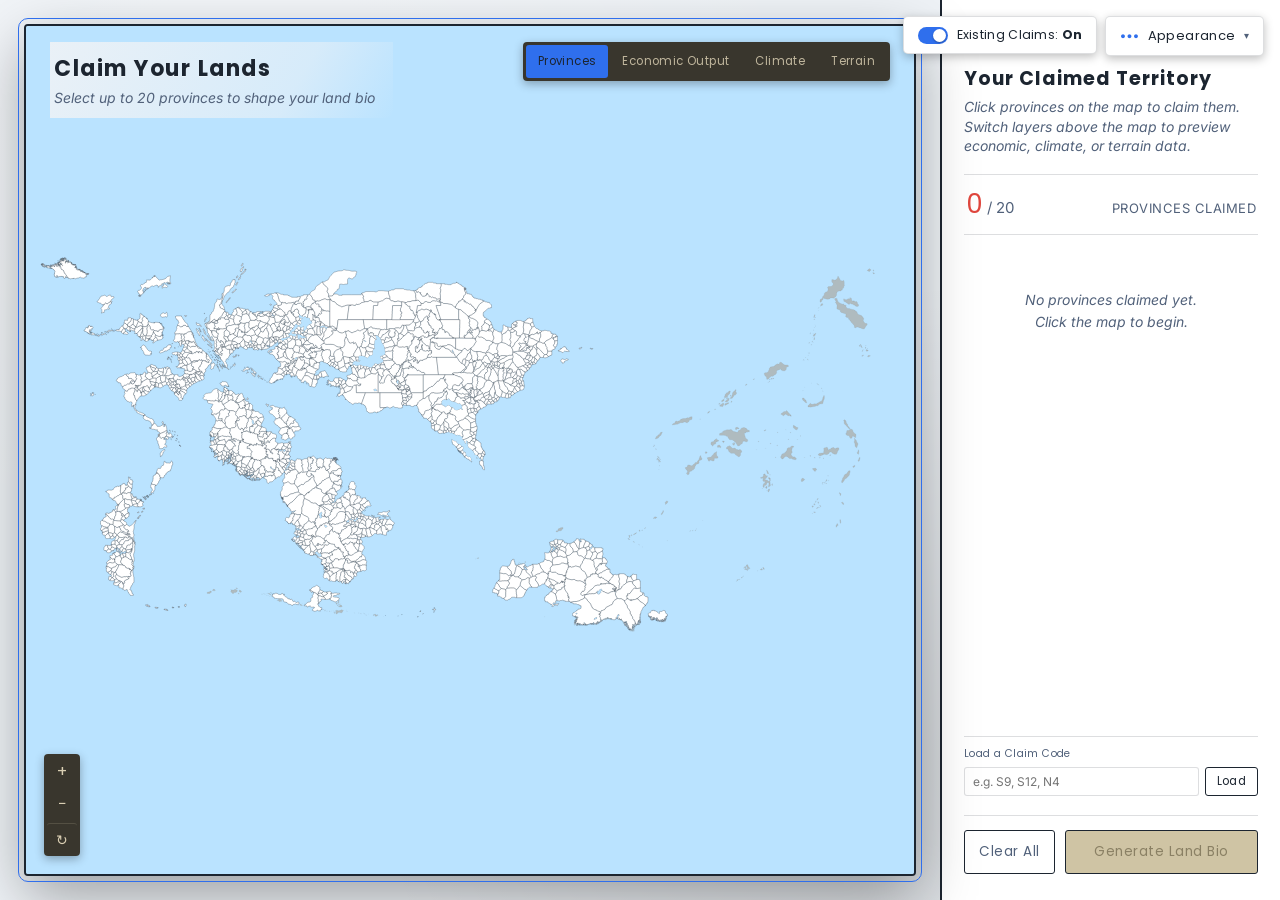
<file: index.html>
<!DOCTYPE html>
<html lang="en">
<head>
<meta charset="UTF-8">
<meta name="viewport" content="width=device-width, initial-scale=1, maximum-scale=1, user-scalable=no">
<title>Claim Your Lands</title>
<link rel="stylesheet" href="style.css">
</head>
<body>

<div class="app">
  <div class="site-controls">
    <button class="claims-toggle" id="claimsToggle" aria-pressed="true" title="When on, provinces already submitted (from the community's claims sheet) are locked and unselectable.">
      <span class="claims-toggle-switch"></span>
      <span class="claims-toggle-label">Existing Claims: <strong id="claimsToggleState">On</strong></span>
    </button>

    <div class="theme-dropdown" id="themeDropdown">
      <button class="theme-dropdown-toggle" id="setupToggle" aria-expanded="false">
        <span class="theme-toggle-icon">&#9679;&#9679;&#9679;</span>
        <span>Appearance</span>
        <span class="chevron" id="setupChevron">&#9662;</span>
      </button>
      <div class="theme-dropdown-panel" id="setupOptions" hidden>
        <button class="theme-option" data-theme="modern">
          <span class="theme-swatch swatch-modern"></span>
          <span class="theme-name">Modern<br><small>White continents, blue ocean</small></span>
        </button>
        <button class="theme-option" data-theme="parchment">
          <span class="theme-swatch swatch-parchment"></span>
          <span class="theme-name">Parchment<br><small>Classic map style</small></span>
        </button>
        <button class="theme-option" data-theme="dark">
          <span class="theme-swatch swatch-dark"></span>
          <span class="theme-name">Dark Mode<br><small>Low-light friendly</small></span>
        </button>
      </div>
    </div>
  </div>

  <div class="map-wrap">
    <div class="map-frame" id="mapFrame">
      <div class="title-block">
        <h1>Claim Your Lands</h1>
        <p>Select up to 20 provinces to shape your land bio</p>
      </div>
      <div class="layer-tabs" id="layerTabs"></div>
      <div class="no-data-banner" id="noDataBanner"></div>
      <div class="legend" id="legend"></div>
      <div class="zoom-controls" id="zoomControls">
        <button class="zoom-btn" id="zoomIn" title="Zoom in">&#43;</button>
        <button class="zoom-btn" id="zoomOut" title="Zoom out">&#8722;</button>
        <button class="zoom-btn zoom-reset" id="zoomReset" title="Reset view">&#8635;</button>
      </div>
      <svg id="mapSvg" viewBox="0 0 2709.3333 1354.6666" xmlns="http://www.w3.org/2000/svg"></svg>
      <div class="tooltip" id="tooltip"></div>
    </div>
  </div>

  <div class="panel">
    <h2>Your Claimed Territory</h2>
    <p class="desc">Click provinces on the map to claim them. Switch layers above the map to preview economic, climate, or terrain data.</p>

    <div class="counter-row">
      <div><span class="num" id="countNum">0</span><span class="of">&nbsp;/ 20</span></div>
      <div class="label">Provinces Claimed</div>
    </div>

    <div class="selected-list" id="selectedList">
      <div class="empty-state" id="emptyState">No provinces claimed yet.<br>Click the map to begin.</div>
    </div>

    <div class="limit-msg" id="limitMsg">20 claimed — remove one to add another</div>

    <div class="claim-code-section">
      <label class="claim-code-label" for="claimCodeInput">Load a Claim Code</label>
      <div class="claim-code-row">
        <input type="text" id="claimCodeInput" class="claim-code-input" placeholder="e.g. S9, S12, N4" autocomplete="off">
        <button class="btn btn-load" id="loadClaimBtn">Load</button>
      </div>
      <div class="claim-code-msg" id="claimCodeMsg"></div>
    </div>

    <div class="panel-actions">
      <button class="btn btn-clear" id="clearBtn">Clear All</button>
      <button class="btn btn-generate" id="generateBtn" disabled>Generate Land Bio</button>
    </div>
  </div>
</div>


<script src="data.js"></script>
<script src="claims.js"></script>
<script src="landbio.js"></script>
<script src="map.js"></script>
<script src="theme.js"></script>
</body>
</html>
</file>
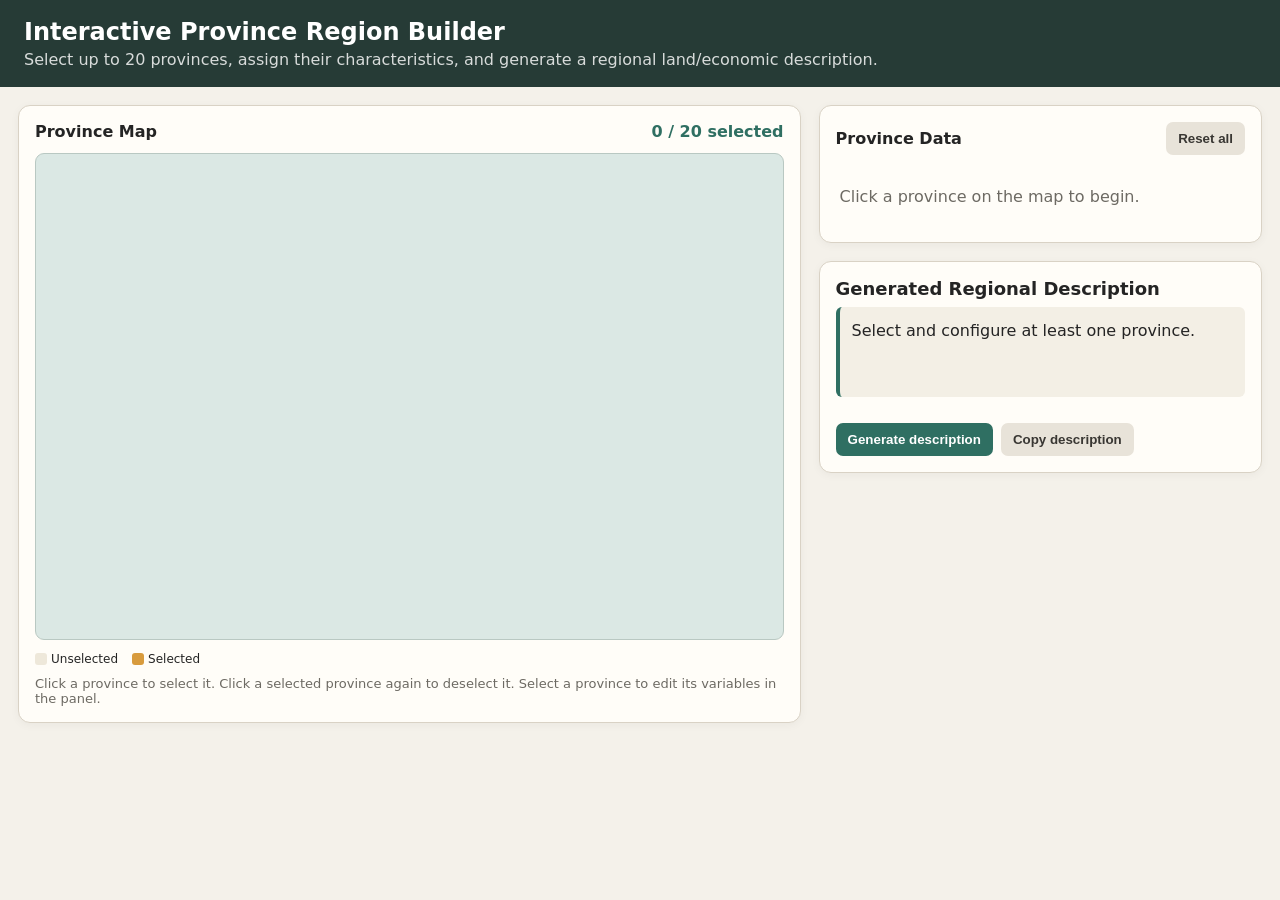
<file: interactive_province_region_builder.html>
<!DOCTYPE html>
<html lang="en">
<head>
<meta charset="UTF-8">
<meta name="viewport" content="width=device-width, initial-scale=1.0">
<title>Interactive Province Region Builder</title>
<style>
  :root { --bg:#f4f1ea; --panel:#fffdf8; --ink:#242424; --muted:#6d6a63; --accent:#2f6f62; --selected:#d89b3d; --line:#b9b3a7; }
  * { box-sizing:border-box; }
  body { margin:0; font-family:system-ui,-apple-system,Segoe UI,sans-serif; color:var(--ink); background:var(--bg); }
  header { padding:18px 24px; background:#263b36; color:white; }
  header h1 { margin:0 0 4px; font-size:24px; }
  header p { margin:0; opacity:.82; }
  .app { display:grid; grid-template-columns:minmax(500px, 1.5fr) minmax(360px, .85fr); gap:18px; padding:18px; max-width:1500px; margin:auto; }
  .panel { background:var(--panel); border:1px solid #d9d2c5; border-radius:12px; box-shadow:0 2px 10px #0000000b; padding:16px; }
  .map-wrap { position:relative; }
  #map { width:100%; height:auto; display:block; background:#dbe8e4; border-radius:9px; border:1px solid #b9c8c2; }
  .province { fill:#eee8da; stroke:#77736b; stroke-width:1.5; cursor:pointer; transition:.12s; }
  .province:hover { fill:#e3d7bd; stroke:#34312d; stroke-width:2.5; }
  .province.selected { fill:#d89b3d; stroke:#713f10; stroke-width:3; }
  .label { pointer-events:none; font-size:13px; font-weight:700; text-anchor:middle; fill:#333; }
  .selected + .label { fill:#fff; }
  .map-help { margin:10px 0 0; color:var(--muted); font-size:13px; }
  .topline { display:flex; justify-content:space-between; align-items:center; gap:10px; margin-bottom:12px; }
  .count { font-weight:800; color:var(--accent); }
  button { border:0; border-radius:7px; padding:9px 12px; cursor:pointer; font-weight:700; }
  .secondary { background:#e8e3d9; color:#393733; }
  .primary { background:var(--accent); color:white; }
  .danger { background:#ead5d0; color:#6d281d; }
  .province-editor { border-top:1px solid #ddd6ca; padding-top:14px; margin-top:14px; }
  .empty { color:var(--muted); padding:20px 4px; }
  label { display:block; font-size:12px; font-weight:800; margin:10px 0 5px; text-transform:uppercase; letter-spacing:.04em; color:#59564f; }
  select, input { width:100%; padding:9px; border:1px solid #c9c2b6; border-radius:7px; background:white; font:inherit; }
  .resource-grid { display:grid; grid-template-columns:1fr 1fr; gap:7px 12px; }
  .check { display:flex; align-items:center; gap:7px; font-size:13px; }
  .check input { width:auto; }
  .actions { display:flex; gap:8px; margin-top:14px; flex-wrap:wrap; }
  .output { margin-top:18px; }
  .output h2 { margin:0 0 8px; font-size:18px; }
  #description { line-height:1.55; background:#f3efe5; border-left:4px solid var(--accent); padding:12px; border-radius:6px; min-height:90px; }
  .stats { display:grid; grid-template-columns:1fr 1fr; gap:8px; margin-top:12px; }
  .stat { padding:10px; background:#f7f4ed; border-radius:7px; }
  .stat b { display:block; font-size:18px; }
  .small { font-size:12px; color:var(--muted); }
  .legend { display:flex; gap:14px; flex-wrap:wrap; margin-top:12px; font-size:12px; }
  .dot { display:inline-block; width:12px; height:12px; border-radius:3px; vertical-align:-2px; margin-right:4px; }
  @media(max-width:900px) { .app { grid-template-columns:1fr; } }
</style>
</head>
<body>
<header>
  <h1>Interactive Province Region Builder</h1>
  <p>Select up to 20 provinces, assign their characteristics, and generate a regional land/economic description.</p>
</header>

<main class="app">
<section class="panel map-wrap">
  <div class="topline">
    <strong>Province Map</strong>
    <span class="count" id="count">0 / 20 selected</span>
  </div>

  <svg id="map" viewBox="0 0 1000 650" aria-label="Interactive map of 20 provinces">
    <!-- Stylized editable 4 x 5 province map. Replace these polygons with real GeoJSON later. -->
    <g id="provinces"></g>
  </svg>

  <div class="legend">
    <span><i class="dot" style="background:#eee8da"></i>Unselected</span>
    <span><i class="dot" style="background:#d89b3d"></i>Selected</span>
  </div>
  <p class="map-help">Click a province to select it. Click a selected province again to deselect it. Select a province to edit its variables in the panel.</p>
</section>

<section>
  <div class="panel">
    <div class="topline">
      <strong>Province Data</strong>
      <button class="secondary" id="resetAll">Reset all</button>
    </div>
    <div id="editor" class="empty">Click a province on the map to begin.</div>
  </div>

  <div class="panel output">
    <h2>Generated Regional Description</h2>
    <div id="description">Select and configure at least one province.</div>
    <div id="stats" class="stats"></div>
    <div class="actions">
      <button class="primary" id="generate">Generate description</button>
      <button class="secondary" id="copy">Copy description</button>
    </div>
  </div>
</section>
</main>

<script>
const climates = ["Tropical Rainforest","Tropical Monsoon","Tropical Savanna","Arid Desert","Semi-Arid Steppe","Mediterranean","Temperate Oceanic","Humid Subtropical","Humid Continental","Subarctic","Tundra","Highland"];
const sectors = ["Agriculture","Pastoralism","Fishing","Forestry","Mining","Hunting/Gathering","Mixed"];
const secondary = ["None","Food Processing","Textiles","Wood Products","Steel / Metalworking","Machinery","Petrochemicals","Chemical Industry","Construction Materials","Automobiles / Transport","Electronics","Mixed Manufacturing"];
const resources = ["Fertile Soil","Timber","Fish","Coal","Oil","Natural Gas","Iron","Copper","Gold","Bauxite","Uranium","Rare Earths","Salt","Freshwater","Stone / Limestone"];

const data = {};
const selected = new Set();
let active = null;

// Build a stylized 20-province map.
const svg = document.getElementById("provinces");
const cols = 5, rows = 4, w = 180, h = 135, ox = 50, oy = 40;
for (let r=0; r<rows; r++) {
  for (let c=0; c<cols; c++) {
    const id = `P${r*cols+c+1}`;
    const x = ox + c*w, y = oy + r*h;
    const jitter = ((r+c)%2)*8;
    const points = `${x+8},${y+8+jitter} ${x+w-8},${y+3} ${x+w-5},${y+h-10} ${x+w-18},${y+h-3} ${x+12},${y+h-8} ${x+4},${y+h/2}`;
    const poly = document.createElementNS("http://www.w3.org/2000/svg","polygon");
    poly.setAttribute("points", points);
    poly.setAttribute("class","province");
    poly.dataset.id=id;
    poly.addEventListener("click", () => toggleProvince(id));
    svg.appendChild(poly);

    const text = document.createElementNS("http://www.w3.org/2000/svg","text");
    text.setAttribute("x", x+w/2); text.setAttribute("y", y+h/2+5);
    text.setAttribute("class","label"); text.textContent=id;
    svg.appendChild(text);

    data[id] = {
      name:id, climate:"Temperate Oceanic", primary:"Agriculture", secondary:"None", resources:[]
    };
  }
}

function optionList(arr, current) {
  return arr.map(x => `<option ${x===current?"selected":""}>${x}</option>`).join("");
}
function resourceChecks(current) {
  return resources.map(r => `<label class="check"><input type="checkbox" value="${r}" ${current.includes(r)?"checked":""}> ${r}</label>`).join("");
}

function toggleProvince(id) {
  if (selected.has(id)) selected.delete(id);
  else {
    if (selected.size >= 20) { alert("You can select a maximum of 20 provinces."); return; }
    selected.add(id);
  }
  active = id;
  updateMap();
  renderEditor();
  updateCount();
  generate();
}
function updateMap() {
  document.querySelectorAll(".province").forEach(p => p.classList.toggle("selected", selected.has(p.dataset.id)));
}
function updateCount() { document.getElementById("count").textContent = `${selected.size} / 20 selected`; }

function renderEditor() {
  if (!active) return;
  const d = data[active];
  document.getElementById("editor").innerHTML = `
    <h3 style="margin:0 0 8px">${active}</h3>
    <label>Province name</label>
    <input id="name" value="${escapeHtml(d.name)}">
    <label>Climate</label>
    <select id="climate">${optionList(climates,d.climate)}</select>
    <label>Primary economic sector</label>
    <select id="primary">${optionList(sectors,d.primary)}</select>
    <label>Secondary economic sector</label>
    <select id="secondary">${optionList(secondary,d.secondary)}</select>
    <label>Natural resources</label>
    <div class="resource-grid">${resourceChecks(d.resources)}</div>
    <div class="actions">
      <button class="primary" id="save">Save province</button>
      <button class="danger" id="deselect">Deselect province</button>
    </div>
  `;
  document.getElementById("save").onclick = saveProvince;
  document.getElementById("deselect").onclick = () => {
    selected.delete(active); updateMap(); updateCount(); renderEditor(); generate();
  };
}
function saveProvince() {
  const d=data[active];
  d.name=document.getElementById("name").value || active;
  d.climate=document.getElementById("climate").value;
  d.primary=document.getElementById("primary").value;
  d.secondary=document.getElementById("secondary").value;
  d.resources=[...document.querySelectorAll("#editor input[type=checkbox]:checked")].map(x=>x.value);
  generate();
  alert(`${active} saved.`);
}
function escapeHtml(s) {
  return s.replace(/[&<>"']/g, c => ({'&':'&amp;','<':'&lt;','>':'&gt;','"':'&quot;',"'":'&#39;'}[c]));
}
function counts(key) {
  const obj={};
  [...selected].forEach(id => { const v=data[id][key]; obj[v]=(obj[v]||0)+1; });
  return obj;
}
function top(obj) {
  return Object.entries(obj).sort((a,b)=>b[1]-a[1])[0]?.[0] || null;
}
function pct(n,total) { return total ? Math.round(n/total*100) : 0; }

function generate() {
  const ids=[...selected], n=ids.length;
  const box=document.getElementById("description"), stats=document.getElementById("stats");
  if (!n) { box.textContent="Select and configure at least one province."; stats.innerHTML=""; return; }

  const cc=counts("climate"), pc=counts("primary"), sc=counts("secondary");
  const climate=top(cc), primary=top(pc), sec=top(sc);
  const allResources={};
  ids.forEach(id => data[id].resources.forEach(r => allResources[r]=(allResources[r]||0)+1));
  const res=Object.entries(allResources).sort((a,b)=>b[1]-a[1]);
  const significant=res.filter(x=>x[1]>=Math.max(1,Math.ceil(n*.25))).slice(0,5).map(x=>x[0]);
  const minorityClimates=Object.entries(cc).filter(([k,v])=>k!==climate).sort((a,b)=>b[1]-a[1]).slice(0,2).map(x=>x[0]);

  let climateSentence = `The region is predominantly ${climate.toLowerCase()}.`;
  if (minorityClimates.length) climateSentence += ` It also contains ${minorityClimates.map(x=>x.toLowerCase()).join(" and ")} areas.`;

  let econ = `Its principal economic activity is ${primary.toLowerCase()}.`;
  if (sec && sec !== "None") econ += ` ${sec} forms an important secondary economic sector.`;
  else econ += ` There is no single dominant secondary manufacturing sector across the selected provinces.`;

  let resourceSentence = significant.length
    ? `Important natural resources include ${joinList(significant.map(x=>x.toLowerCase()))}.`
    : `The selected provinces do not share a strong common natural-resource base.`;

  let synthesis="";
  if (primary==="Mining" && significant.length) synthesis=`The economy is strongly resource-oriented, with extraction playing a central role.`;
  else if (primary==="Agriculture" && significant.includes("Fertile Soil")) synthesis=`Agriculture is likely to be especially productive where fertile soils coincide with suitable climate.`;
  else if (primary==="Fishing" && significant.includes("Fish")) synthesis=`Fishing and associated coastal or riverine activity are important to the regional economy.`;
  else if (primary==="Forestry" && significant.includes("Timber")) synthesis=`Forestry is closely tied to the region's timber resources and supports related industries.`;
  else if (sec && sec!=="None") synthesis=`The combination of primary production and secondary industry gives the region a diversified economic base.`;
  else synthesis=`The selected provinces form a region whose economic character is primarily shaped by its primary sector.`;

  box.textContent = `${climateSentence} ${econ} ${resourceSentence} ${synthesis}`;

  const resourceText = res.slice(0,4).map(([k,v])=>`${k} (${pct(v,n)}%)`).join(", ") || "None";
  stats.innerHTML = `
    <div class="stat"><b>${climate}</b><span class="small">Dominant climate (${pct(cc[climate],n)}%)</span></div>
    <div class="stat"><b>${primary}</b><span class="small">Dominant primary sector (${pct(pc[primary],n)}%)</span></div>
    <div class="stat"><b>${sec}</b><span class="small">Most common secondary sector (${pct(sc[sec],n)}%)</span></div>
    <div class="stat"><b>${resourceText}</b><span class="small">Most common resources</span></div>
  `;
}
function joinList(arr) {
  if (arr.length===1) return arr[0];
  if (arr.length===2) return arr.join(" and ");
  return arr.slice(0,-1).join(", ")+", and "+arr[arr.length-1];
}

document.getElementById("generate").onclick=generate;
document.getElementById("copy").onclick=async()=>{
  const text=document.getElementById("description").textContent;
  try { await navigator.clipboard.writeText(text); alert("Description copied."); }
  catch(e) { alert("Copy failed; select the text manually."); }
};
document.getElementById("resetAll").onclick=()=>{
  selected.clear(); active=null;
  Object.keys(data).forEach(id=>data[id]={name:id,climate:"Temperate Oceanic",primary:"Agriculture",secondary:"None",resources:[]});
  updateMap(); updateCount();
  document.getElementById("editor").className="empty";
  document.getElementById("editor").textContent="Click a province on the map to begin.";
  generate();
};
updateCount(); generate();
</script>
</body>
</html>
</file>
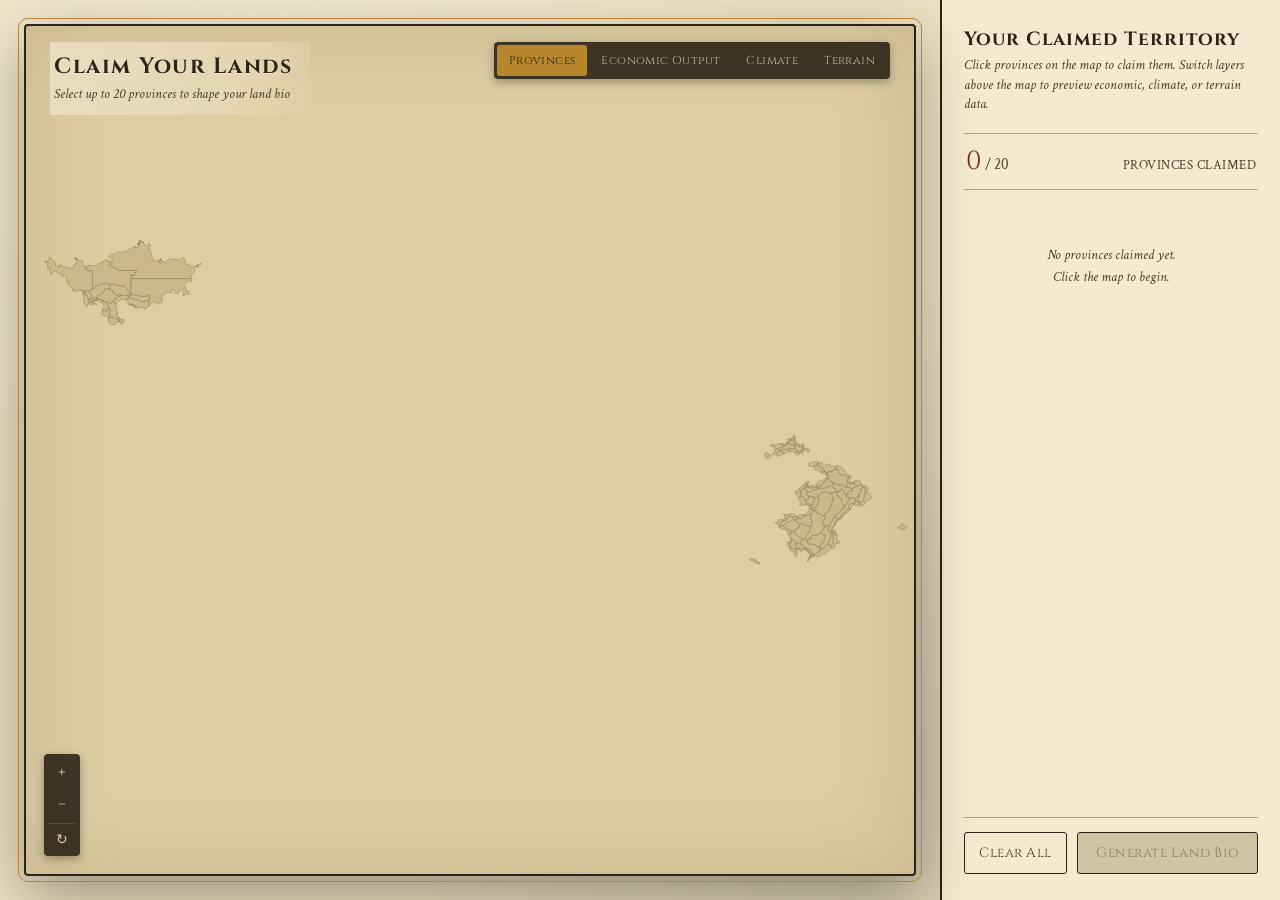
<file: land-claim-map.html>
<!DOCTYPE html>
<html lang="en">
<head>
<meta charset="UTF-8">
<title>Claim Your Lands</title>
<style>
@import url('https://fonts.googleapis.com/css2?family=Cinzel:wght@500;700&family=Crimson+Text:ital,wght@0,400;0,600;1,400&display=swap');

:root{
  --parchment: #ece0c2;
  --parchment-dark: #ddcda3;
  --ink: #2c2417;
  --ink-soft: #4a3f2c;
  --gold: #b8862c;
  --gold-bright: #e0a83e;
  --seal-red: #7a2424;
  --water: #6f97a8;
  --line: rgba(44,36,23,0.35);
  --panel-bg: #f4ead0;
}

*{ box-sizing:border-box; }

html,body{
  margin:0; padding:0; height:100%;
  background:
    radial-gradient(ellipse at 20% 15%, rgba(255,255,255,0.35), transparent 40%),
    radial-gradient(ellipse at 80% 85%, rgba(0,0,0,0.12), transparent 45%),
    var(--parchment);
  font-family: 'Crimson Text', serif;
  color: var(--ink);
  overflow:hidden;
}

.app{
  display:flex;
  height:100vh;
  width:100vw;
}

/* ---------- MAP SIDE ---------- */
.map-wrap{
  flex: 1 1 auto;
  position:relative;
  display:flex;
  align-items:center;
  justify-content:center;
  padding:24px;
  min-width:0;
}

.map-frame{
  position:relative;
  width:100%;
  height:100%;
  border:2px solid var(--ink);
  outline: 1px solid var(--gold);
  outline-offset: 5px;
  border-radius:4px;
  background: var(--parchment-dark);
  box-shadow: 0 20px 60px rgba(0,0,0,0.35), inset 0 0 80px rgba(80,60,20,0.15);
  overflow:hidden;
}

.map-frame svg{
  width:100%;
  height:100%;
  display:block;
  cursor: default;
}

.title-block{
  position:absolute;
  top:16px;
  left:24px;
  z-index:5;
  pointer-events:none;
  background: linear-gradient(120deg, rgba(236,224,194,0.92), rgba(236,224,194,0.55) 70%, transparent);
  padding:10px 18px 12px 4px;
  border-radius: 0 0 8px 0;
}
.title-block h1{
  font-family:'Cinzel', serif;
  font-weight:700;
  font-size:22px;
  letter-spacing:1.5px;
  margin:0;
  color: var(--ink);
  text-shadow: 0 1px 0 rgba(255,255,255,0.4);
}
.title-block p{
  margin:4px 0 0;
  font-size:14px;
  font-style:italic;
  color: var(--ink-soft);
}

.layer-tabs{
  position:absolute;
  top:16px;
  right:24px;
  z-index:6;
  display:flex;
  gap:2px;
  background: rgba(44,36,23,0.9);
  border-radius:4px;
  padding:3px;
  box-shadow: 0 3px 10px rgba(0,0,0,0.3);
}
.layer-tab{
  font-family:'Cinzel', serif;
  font-size:11.5px;
  letter-spacing:0.4px;
  color: rgba(236,224,194,0.75);
  background:transparent;
  border:none;
  padding:8px 12px;
  cursor:pointer;
  border-radius:3px;
  white-space:nowrap;
  transition: background 0.15s ease, color 0.15s ease;
}
.layer-tab:hover{ color: var(--parchment); background: rgba(255,255,255,0.08); }
.layer-tab.active{
  background: var(--gold);
  color: var(--ink);
}

.no-data-banner{
  position:absolute;
  top:64px;
  right:24px;
  z-index:6;
  background: rgba(122,36,36,0.92);
  color: var(--parchment);
  font-size:12.5px;
  font-style:italic;
  padding:7px 12px;
  border-radius:3px;
  max-width:220px;
  text-align:right;
  display:none;
  box-shadow: 0 3px 10px rgba(0,0,0,0.3);
}
.no-data-banner.show{ display:block; }

.legend{
  position:absolute;
  bottom:18px;
  right:24px;
  z-index:6;
  background: rgba(244,234,208,0.95);
  border: 1px solid var(--ink);
  border-radius:4px;
  padding:10px 14px;
  box-shadow: 0 3px 12px rgba(0,0,0,0.3);
  display:none;
  max-width:200px;
}
.legend.show{ display:block; }
.legend-row{
  display:flex;
  align-items:center;
  gap:8px;
  font-size:12.5px;
  padding:2.5px 0;
  color: var(--ink);
}
.legend-swatch{
  width:11px; height:11px;
  border-radius:2px;
  border:1px solid var(--ink);
  flex-shrink:0;
}
.legend-label{ flex:1 1 auto; }
.legend-none{
  font-size:10.5px;
  font-style:italic;
  color: var(--ink-soft);
  opacity:0.75;
  margin-left:6px;
  white-space:nowrap;
}

.zoom-controls{
  position:absolute;
  bottom:18px;
  left:18px;
  z-index:6;
  display:flex;
  flex-direction:column;
  gap:2px;
  background: rgba(44,36,23,0.9);
  border-radius:4px;
  padding:3px;
  box-shadow: 0 3px 10px rgba(0,0,0,0.3);
}
.zoom-btn{
  width:30px; height:30px;
  font-family:'Cinzel', serif;
  font-size:16px;
  color: rgba(236,224,194,0.9);
  background:transparent;
  border:none;
  cursor:pointer;
  border-radius:3px;
  transition: background 0.15s ease;
  line-height:1;
}
.zoom-btn:hover{ background: rgba(255,255,255,0.12); }
.zoom-btn.zoom-reset{ font-size:14px; border-top:1px solid rgba(236,224,194,0.15); margin-top:2px; padding-top:4px; }

.map-frame svg.panning{ cursor: grabbing; }
.map-frame svg.pannable{ cursor: grab; }

path.province{
  cursor: pointer;
  stroke: var(--ink);
  stroke-width: 0.6;
  transition: filter 0.15s ease, opacity 0.15s ease;
}
path.province:hover{
  filter: brightness(1.18) saturate(1.15);
}
path.province.selected{
  stroke: var(--gold-bright);
  stroke-width: 1.6;
  filter: saturate(1.3) brightness(1.05);
}
path.water{
  fill: var(--water);
  stroke: rgba(44,36,23,0.25);
  stroke-width: 0.4;
  opacity:0.75;
  cursor: not-allowed;
}

.seal{
  pointer-events:none;
}
.seal circle{
  fill: var(--seal-red);
  stroke: var(--gold-bright);
  stroke-width: 0.5;
}
.seal text{
  fill: var(--parchment);
  font-family:'Cinzel', serif;
  font-weight:700;
  text-anchor:middle;
  dominant-baseline:central;
}

.tooltip{
  position:absolute;
  pointer-events:none;
  background: var(--ink);
  color: var(--parchment);
  font-family:'Crimson Text', serif;
  font-size:14px;
  padding:5px 10px;
  border-radius:3px;
  border:1px solid var(--gold);
  transform: translate(-50%, -130%);
  white-space:nowrap;
  z-index:20;
  opacity:0;
  transition: opacity 0.1s ease;
}
.tooltip.show{ opacity:1; }
.tooltip .sub{ color: var(--gold-bright); font-size:12px; font-style:italic; }

/* ---------- SIDE PANEL ---------- */
.panel{
  flex: 0 0 340px;
  background: var(--panel-bg);
  border-left: 2px solid var(--ink);
  display:flex;
  flex-direction:column;
  padding:26px 22px;
  min-width:0;
}

.panel h2{
  font-family:'Cinzel', serif;
  font-size:19px;
  letter-spacing:1px;
  margin:0 0 4px;
  color:var(--ink);
}
.panel .desc{
  font-size:14px;
  color:var(--ink-soft);
  font-style:italic;
  margin:0 0 18px;
  line-height:1.4;
}

.counter-row{
  display:flex;
  align-items:baseline;
  justify-content:space-between;
  border-top:1px solid var(--line);
  border-bottom:1px solid var(--line);
  padding:10px 2px;
  margin-bottom:14px;
}
.counter-row .num{
  font-family:'Cinzel', serif;
  font-size:26px;
  color: var(--seal-red);
}
.counter-row .of{
  font-size:15px;
  color:var(--ink-soft);
}
.counter-row .label{
  font-size:13px;
  letter-spacing:0.5px;
  text-transform:uppercase;
  color:var(--ink-soft);
}

.selected-list{
  flex:1 1 auto;
  overflow-y:auto;
  margin: 0 -6px;
  padding: 0 6px;
}
.selected-list::-webkit-scrollbar{ width:8px; }
.selected-list::-webkit-scrollbar-thumb{ background: var(--gold); border-radius:4px; }

.empty-state{
  text-align:center;
  color: var(--ink-soft);
  font-style:italic;
  font-size:14px;
  margin-top:40px;
  line-height:1.6;
}

.item{
  display:flex;
  align-items:center;
  gap:10px;
  padding:8px 10px;
  margin-bottom:6px;
  background: rgba(255,255,255,0.35);
  border:1px solid var(--line);
  border-radius:3px;
  animation: itemIn 0.18s ease;
}
@keyframes itemIn{
  from{ opacity:0; transform: translateX(6px); }
  to{ opacity:1; transform: translateX(0); }
}
.item .order{
  font-family:'Cinzel', serif;
  font-size:12px;
  width:20px; height:20px;
  border-radius:50%;
  background: var(--seal-red);
  color: var(--parchment);
  display:flex; align-items:center; justify-content:center;
  flex-shrink:0;
}
.item .swatch{
  width:12px; height:12px;
  border-radius:2px;
  border:1px solid var(--ink);
  flex-shrink:0;
}
.item .name{
  flex:1 1 auto;
  font-size:14.5px;
  color:var(--ink);
  overflow:hidden;
  text-overflow:ellipsis;
  white-space:nowrap;
}
.item .remove{
  background:none;
  border:none;
  color: var(--ink-soft);
  cursor:pointer;
  font-size:16px;
  line-height:1;
  padding:2px 4px;
  opacity:0.6;
}
.item .remove:hover{ opacity:1; color:var(--seal-red); }

.panel-actions{
  padding-top:14px;
  border-top:1px solid var(--line);
  display:flex;
  gap:10px;
}

button.btn{
  font-family:'Cinzel', serif;
  letter-spacing:0.5px;
  font-size:13.5px;
  padding:11px 14px;
  border-radius:3px;
  border:1px solid var(--ink);
  cursor:pointer;
  transition: transform 0.08s ease, filter 0.15s ease;
}
button.btn:active{ transform: translateY(1px); }

button.btn-clear{
  background: transparent;
  color: var(--ink-soft);
  flex:0 0 auto;
}
button.btn-clear:hover{ background: rgba(0,0,0,0.05); }

button.btn-generate{
  background: linear-gradient(180deg, var(--gold-bright), var(--gold));
  color: var(--ink);
  flex:1 1 auto;
  box-shadow: 0 2px 0 rgba(0,0,0,0.25);
}
button.btn-generate:hover:not(:disabled){ filter:brightness(1.06); }
button.btn-generate:disabled{
  background: #cfc4a4;
  color: #8a8064;
  cursor:not-allowed;
  box-shadow:none;
}

.limit-msg{
  font-size:13px;
  color: var(--seal-red);
  text-align:center;
  height:18px;
  margin-top:8px;
  opacity:0;
  transition: opacity 0.2s ease;
}
.limit-msg.show{ opacity:1; }

@media (max-width: 820px){
  .app{ flex-direction:column-reverse; }
  .panel{ flex-basis:auto; height:42vh; border-left:none; border-top:2px solid var(--ink); }
  .map-wrap{ height:58vh; padding:14px; }
}
</style>
</head>
<body>

<div class="app">
  <div class="map-wrap">
    <div class="map-frame" id="mapFrame">
      <div class="title-block">
        <h1>Claim Your Lands</h1>
        <p>Select up to 20 provinces to shape your land bio</p>
      </div>
      <div class="layer-tabs" id="layerTabs"></div>
      <div class="no-data-banner" id="noDataBanner"></div>
      <div class="legend" id="legend"></div>
      <div class="zoom-controls" id="zoomControls">
        <button class="zoom-btn" id="zoomIn" title="Zoom in">&#43;</button>
        <button class="zoom-btn" id="zoomOut" title="Zoom out">&#8722;</button>
        <button class="zoom-btn zoom-reset" id="zoomReset" title="Reset view">&#8635;</button>
      </div>
      <svg id="mapSvg" viewBox="0 0 2709.3333 1354.6666" xmlns="http://www.w3.org/2000/svg"></svg>
      <div class="tooltip" id="tooltip"></div>
    </div>
  </div>

  <div class="panel">
    <h2>Your Claimed Territory</h2>
    <p class="desc">Click provinces on the map to claim them. Switch layers above the map to preview economic, climate, or terrain data.</p>

    <div class="counter-row">
      <div><span class="num" id="countNum">0</span><span class="of">&nbsp;/ 20</span></div>
      <div class="label">Provinces Claimed</div>
    </div>

    <div class="selected-list" id="selectedList">
      <div class="empty-state" id="emptyState">No provinces claimed yet.<br>Click the map to begin.</div>
    </div>

    <div class="limit-msg" id="limitMsg">20 claimed — remove one to add another</div>

    <div class="panel-actions">
      <button class="btn btn-clear" id="clearBtn">Clear All</button>
      <button class="btn btn-generate" id="generateBtn" disabled>Generate Land Bio</button>
    </div>
  </div>
</div>

<script>
const PROVINCES = [{"id": "path9", "d": "m 290.91625,295.63246 -0.094,0.28184 -0.52341,-0.48311 -0.52341,-0.48311 -0.29717,-0.53516 -0.29717,-0.53515 0.42556,-0.98337 0.42556,-0.98338 h 0.62924 0.62925 l -0.17488,-0.85989 -0.17488,-0.8599 -0.14868,-0.85989 -0.14869,-0.8599 h -0.7648 -0.7648 l -0.55122,0.55122 -0.55121,0.55121 -0.14092,-0.14091 -0.14091,-0.14092 -0.1686,-0.82435 -0.1686,-0.82435 -0.79291,-0.44585 -0.79292,-0.44584 -0.0745,-0.0303 -0.0744,-0.0303 -0.0996,-0.51731 -0.0996,-0.5173 -0.7149,-1.03985 -0.71491,-1.03985 0.16187,-2.56704 0.16187,-2.56704 -0.88824,-0.42149 -0.88824,-0.4215 -0.34759,-0.64949 -0.3476,-0.64948 h -0.34018 -0.34017 l -0.16465,-0.87767 -0.16466,-0.87767 0.0865,-0.90827 0.0865,-0.90827 1.13487,0.0899 1.13488,0.0899 0.35294,-0.29292 0.35294,-0.29291 0.37615,0.14434 0.37614,0.14434 0.69614,1.0736 0.69614,1.07361 0.87948,0.47877 0.87948,0.47877 -0.0956,0.49066 -0.0956,0.49066 -0.12779,1.39797 -0.12779,1.39797 0.32199,0.38797 0.32198,0.38797 h 0.74574 0.74574 l 0.16352,-0.26459 0.16352,-0.26458 h 0.81878 0.81877 l 0.97705,-1.05833 0.97705,-1.05834 h 0.42505 0.42505 l 0.84702,1.054 0.84701,1.054 0.95139,0.17145 0.95139,0.17146 0.46302,0.23906 0.46302,0.23907 v 0.35517 0.35517 l 0.39688,0.32937 0.39687,0.32938 v 0.93896 0.93896 l 0.37446,0.4177 0.37447,0.41771 -0.35846,1.03631 -0.35845,1.03631 -0.6554,0.6554 -0.6554,0.6554 -1.01425,0.16619 -1.01426,0.16619 -0.33073,-0.63137 -0.33073,-0.63137 v -0.49893 -0.49892 h -0.66146 -0.66145 l -0.004,-0.33073 -0.004,-0.33073 -0.2275,-0.35904 -0.2275,-0.35904 -0.5622,0.17843 -0.56219,0.17844 v 0.34041 0.34041 l -0.63783,0.68823 -0.63783,0.68823 -0.1817,0.82726 -0.1817,0.82727 0.60106,0.63981 0.60107,0.6398 h 0.37401 0.37401 l -0.1772,1.04884 -0.1772,1.04884 0.39857,0.56903 0.39857,0.56904 -0.0902,0.30035 -0.0902,0.30036 -0.15943,0.7276 -0.15943,0.72761 h -1.03125 -1.03124 z m -93.74494,-68.83786 -0.52916,-0.0121 -1.32292,-0.48815 -1.32292,-0.48816 -1.22767,-0.0205 -1.22767,-0.0205 0.0757,-2.89714 0.0757,-2.89715 0.61322,-0.87316 0.61323,-0.87317 0.20799,-0.0882 0.208,-0.0882 v -0.33012 -0.33012 l 0.59531,-0.29115 0.59531,-0.29115 1.2906,-0.17171 1.2906,-0.17172 0.36304,-0.13932 0.36305,-0.13931 9.9e-4,-0.43472 9.9e-4,-0.43471 0.51402,-0.84301 0.51402,-0.84301 0.60947,-0.34761 0.60947,-0.34762 3.70417,-0.004 3.70416,-0.004 0.63653,-0.35793 0.63653,-0.35792 2.93535,0.18996 2.93534,0.18996 0.13229,0.19199 0.1323,0.192 1.63723,1.10333 1.63724,1.10334 0.16432,0.26587 0.16431,0.26587 h -0.91552 -0.91552 l -0.54638,0.92604 -0.54638,0.92604 -0.33965,0.0305 -0.33965,0.0305 -0.26459,0.0501 -0.26458,0.0501 -0.76572,0.32422 -0.76571,0.32422 -0.88793,-0.29304 -0.88793,-0.29305 -0.92468,0.30517 -0.92467,0.30517 -1.22144,-0.0751 -1.22144,-0.0751 -0.36743,0.50249 -0.36743,0.50249 v 0.33304 0.33304 l -0.82923,1.22869 -0.82924,1.2287 -0.82441,-0.14454 -0.82441,-0.14454 -0.85989,-0.17488 -0.8599,-0.17488 v 1.20824 1.20825 l -0.93519,0.44377 -0.93519,0.44378 -0.29865,0.56082 -0.29865,0.56083 -0.41981,0.32231 -0.4198,0.32232 z m -4.40803,-8.98786 -0.0899,-0.021 -1.27997,-0.66448 -1.27997,-0.66448 -0.89926,-0.95339 -0.89927,-0.95339 -0.30122,-0.9127 -0.30121,-0.91269 0.17911,-1.9765 0.1791,-1.9765 -0.3751,-0.43292 -0.3751,-0.43291 -0.16993,-0.66146 -0.16992,-0.66146 -0.46093,-0.53496 -0.46092,-0.53496 -0.83459,-0.58952 -0.83459,-0.58952 h -1.09295 -1.09294 l -0.58601,-0.37341 -0.586,-0.37342 -1.17659,-0.65117 -1.1766,-0.65118 -0.47705,-0.88951 -0.47705,-0.88951 v -0.60774 -0.60775 l -0.39081,-0.14997 -0.39081,-0.14996 1.07942,-0.90184 1.07943,-0.90184 0.6343,-0.1592 0.6343,-0.1592 v -1.6818 -1.6818 l 0.46302,-0.24426 0.46302,-0.24427 1.5875,-0.30902 1.5875,-0.30901 1.32292,-0.38474 1.32292,-0.38475 2.63931,-0.23093 2.63932,-0.23092 0.35081,0.43204 0.35081,0.43204 0.86826,1.32291 0.86827,1.32292 0.44109,1.37263 0.44109,1.37263 0.008,1.4055 0.008,1.40549 0.38846,0.51359 0.38847,0.51359 v 0.54745 0.54745 l 0.66145,0.71335 0.66146,0.71335 v 0.31902 0.31902 l 0.42988,1.47847 0.42989,1.47846 0.21655,0.52917 0.21656,0.52916 0.12962,1.05834 0.12962,1.05833 0.21923,1.04983 0.21924,1.04983 -0.99583,0.89967 -0.99584,0.89968 -0.21349,0.82862 -0.2135,0.82862 -1.79443,0.26458 -1.79443,0.26459 -0.48134,0.59531 -0.48134,0.59531 z", "fill": "#d3d800", "num": 1, "label": "N1", "continent": "north", "econ": "Production Focused"}, {"id": "path8", "d": "m 232.87134,252.79246 -0.81222,0.11921 -0.25951,-0.54989 -0.2595,-0.54988 0.49263,-0.51889 0.49264,-0.51889 -0.0746,-1.19353 -0.0746,-1.19352 1.23501,-0.0801 1.23502,-0.0801 0.17681,-1.17905 0.17681,-1.17906 -0.13566,-0.70966 -0.13566,-0.70966 0.43599,-0.67532 0.436,-0.67531 0.60272,-0.5309 0.60273,-0.5309 0.15464,-1.71979 0.15465,-1.7198 -0.69123,-0.74123 -0.69122,-0.74124 v -0.85949 -0.85949 l -0.28764,-0.28764 -0.28763,-0.28764 0.28763,-0.17777 0.28764,-0.17777 -0.001,-0.4474 -0.001,-0.44741 -0.27554,-0.99219 -0.27555,-0.99218 h -0.38444 -0.38444 v -0.87313 -0.87312 l -0.32248,-0.32249 -0.32248,-0.32248 -0.008,-1.78095 -0.008,-1.78096 0.17899,-0.66146 0.179,-0.66146 -0.84046,-0.53266 -0.84045,-0.53267 -0.0821,-0.98869 -0.0821,-0.98868 h 2.24932 2.24931 l 0.16353,-0.26459 0.16352,-0.26458 0.4474,0.003 0.44741,0.003 0.59531,0.91906 0.59531,0.91905 v 0.26829 0.2683 h 0.26459 0.26458 v 0.48305 0.48304 l 0.59531,0.5335 0.59532,0.53349 1.75635,0.96424 1.75635,0.96424 0.16176,0.64449 0.16175,0.64449 1.4195,1.21272 1.4195,1.21272 0.32689,1.65211 0.32689,1.65212 0.24422,0.81625 0.24423,0.81625 0.77477,0.74229 0.77478,0.74229 0.15979,0.72748 0.15978,0.72749 1.30828,1.10316 1.30828,1.10316 v 0.67103 0.67103 l 0.45392,0.76843 0.45392,0.76843 h 0.1814 0.18141 l 0.53093,0.89985 0.53092,0.89986 -0.70323,0.14855 -0.70323,0.14854 -1.80853,-0.45136 -1.80852,-0.45137 -0.34912,0.47745 -0.34912,0.47745 -0.75277,0.20031 -0.75277,0.20031 -0.0795,1.66196 -0.0795,1.66196 -0.61964,0.98157 -0.61964,0.98157 -1.15299,0.34932 -1.15299,0.34931 -1.85208,0.27397 -1.85208,0.27398 -2.63574,-0.0618 -2.63573,-0.0619 -0.75735,-0.44487 -0.75735,-0.44487 -0.31121,0.4233 -0.31121,0.4233 z m -32.06201,-16.71556 -0.46302,-0.007 -0.7276,-0.45112 -0.72761,-0.45111 v -0.25308 -0.25307 l -0.58317,-0.85109 -0.58318,-0.85109 -1.00358,-0.16048 -1.00358,-0.16048 -1.48887,-0.65845 -1.48888,-0.65845 h -0.36978 -0.36978 l -0.78792,-1.24242 -0.78792,-1.24243 v -1.00653 -1.00653 h 0.39687 0.39688 v -0.39688 -0.39687 l 1.25677,1.3e-4 1.25677,1.3e-4 1.3919,0.52904 1.3919,0.52903 h 0.77171 0.77171 l 0.54259,-0.72761 0.5426,-0.7276 0.43407,-0.4489 0.43406,-0.4489 0.80914,-0.17771 0.80914,-0.17772 0.35007,0.47875 0.35007,0.47874 v 0.4694 0.46939 l -0.79375,0.90403 -0.79375,0.90403 v 0.37669 0.37669 l 0.67029,0.90853 0.6703,0.90854 0.65262,0.34194 0.65262,0.34194 v 0.36807 0.36808 l -0.79375,0.79375 -0.79375,0.79375 v 0.40161 0.40161 l -0.26458,0.16352 -0.26459,0.16353 v 0.64584 0.64584 z m 31.22084,-7.60016 -0.19844,0.0969 -1.45521,-0.18265 -1.45521,-0.18265 -0.74483,-0.29555 -0.74482,-0.29555 h -0.60323 -0.60323 l -0.43788,-0.48386 -0.43788,-0.48385 v -0.40264 -0.40264 l -1.3405,-0.8333 -1.3405,-0.8333 h -0.1882 -0.1882 l -0.52182,-0.59531 -0.52182,-0.59531 -0.32213,-0.73751 -0.32212,-0.73751 -1.00079,-0.39764 -1.0008,-0.39764 -0.99104,-0.42587 -0.99103,-0.42587 -0.69121,-0.90622 -0.6912,-0.90621 0.53709,-0.50038 0.53709,-0.50038 0.1708,-0.53811 0.17079,-0.53812 h 1.17279 1.1728 v 0.23819 0.2382 l 1.36983,0.32861 1.36983,0.32862 2.96296,-0.16923 2.96295,-0.16922 1.55494,1.25606 1.55493,1.25606 0.72686,0.73963 0.72686,0.73963 v 1.1597 1.1597 l 0.41751,0.41751 0.41751,0.4175 0.46347,0.24805 0.46347,0.24804 -0.27968,1.20543 -0.27967,1.20544 h -0.22333 -0.22332 l -0.37798,0.37797 -0.37798,0.37798 v 0.40016 0.40016 z m -57.83617,-28.4777 -0.70289,0.7029 v -0.5528 -0.5528 l -0.31033,-0.68108 -0.31032,-0.68109 0.31032,-0.31032 0.31033,-0.31032 v -0.47625 -0.47625 h 0.26103 0.26103 l 0.40043,-0.95836 0.40042,-0.95835 v -0.72837 -0.72836 l -0.16536,-0.82682 -0.16537,-0.82683 h -0.90673 -0.90673 l -0.28369,0.8138 -0.28369,0.81379 -0.28463,-0.28462 -0.28463,-0.28463 h -0.74083 -0.74084 v -0.37544 -0.37543 l -0.45805,-0.79811 -0.45805,-0.79811 0.12732,-0.12562 0.12732,-0.12561 2.38125,-0.0688 2.38125,-0.0688 1.78273,0.67043 1.78273,0.67043 0.64887,-0.12404 0.64887,-0.12404 0.67741,0.67741 0.67741,0.6774 -0.11279,0.60719 -0.11278,0.60719 -0.0197,1.47888 -0.0197,1.47889 -0.68099,0.31028 -0.68098,0.31027 -1.01864,0.81861 -1.01865,0.8186 -0.28474,-0.17599 -0.28475,-0.17598 v 0.25152 0.25151 l -0.62002,0.15562 -0.62002,0.15561 z", "fill": "#3599d1", "num": 2, "label": "N2", "continent": "north", "econ": "Service Oriented"}, {"id": "path143", "d": "m 155.75358,193.75061 h -0.18278 l -0.69009,-0.54282 -0.69008,-0.54283 -1.21167,-0.41285 -1.21167,-0.41286 -0.56265,-0.76103 -0.56266,-0.76103 -0.87809,-0.16473 -0.8781,-0.16473 -1.18821,0.55852 -1.18821,0.55853 h -0.79663 -0.79663 v -0.26459 -0.26458 h -0.40047 -0.40046 l -0.49053,-0.30634 -0.49053,-0.30634 -0.45704,0.17538 -0.45705,0.17539 -0.13803,0.52783 -0.13803,0.52783 h -0.23372 -0.23373 v -0.20571 -0.20571 l 0.37983,-0.54229 0.37983,-0.54228 -0.19057,-1.99514 -0.19058,-1.99514 0.25419,-0.40297 0.25418,-0.40296 -0.25464,-0.8888 -0.25463,-0.88879 -1.30737,-0.62134 -1.30737,-0.62134 -0.43258,0.27015 -0.43258,0.27015 -0.76396,-0.46583 -0.76395,-0.46583 -0.36313,-0.43975 -0.36313,-0.43975 0.297,-0.35787 0.29701,-0.35786 -0.17131,-1.63897 -0.17131,-1.63897 -0.74475,0.16358 -0.74475,0.16357 -0.93605,-0.93605 -0.93604,-0.93604 v -0.28691 -0.2869 l -0.90897,-0.37979 -0.90897,-0.37979 -0.464,-0.78549 -0.464,-0.78549 -0.54526,-0.078 -0.54526,-0.078 0.0647,-0.79375 0.0646,-0.79375 -0.91899,-0.66146 -0.91899,-0.66146 -0.17357,-0.51939 -0.17356,-0.5194 0.0131,-2.85404 0.0131,-2.85404 h -0.91618 -0.91617 l -0.32727,0.77834 -0.32727,0.77835 -0.27457,-0.18304 -0.27457,-0.18303 -0.18952,-0.39687 -0.18951,-0.39688 -0.37258,-0.65112 -0.37257,-0.65113 0.28596,-0.34456 0.28596,-0.34456 -0.12452,-1.78244 -0.12452,-1.78244 0.34187,-0.79375 0.34187,-0.79375 0.0119,-0.76877 0.0119,-0.76878 -0.63945,-0.83836 -0.63945,-0.83837 -0.28659,-1.5503 -0.28659,-1.55031 v -1.10905 -1.10904 l -1.12448,-0.95809 -1.12448,-0.95809 -0.68695,-9.4e-4 -0.68696,-9.4e-4 -0.84677,-0.42242 -0.84677,-0.42243 -1.17185,0.34601 -1.17184,0.346 -0.25008,0.71738 -0.25008,0.71738 -0.52225,0.2795 -0.52225,0.27949 -0.27986,0.80283 -0.27987,0.80282 -0.41417,0.15894 -0.41418,0.15893 -0.80605,-0.33388 -0.80605,-0.33388 -0.55134,-1.17292 -0.55134,-1.17292 -0.55608,-0.21276 -0.55609,-0.21276 -0.49492,-0.54947 -0.49492,-0.54946 0.18525,-1.72986 0.18525,-1.72985 h -1.07125 -1.07124 l -1.00676,-0.52476 -1.00677,-0.52475 -1.0519,-1.25151 -1.05191,-1.2515 -0.31795,-0.73728 -0.31796,-0.73729 h -0.830936 -0.830936 l -0.672726,-0.52916 -0.672727,-0.52917 h -1.065552 -1.065552 l -1.12302,-0.65813 -1.123019,-0.65814 -0.913114,-1.09926 -0.913114,-1.09927 -1.294404,-0.004 -1.294403,-0.004 -1.147328,0.21154 -1.147327,0.21155 -0.129625,0.33779 -0.129626,0.3378 -1.36888,0.6782 -1.368881,0.6782 -1.984375,2.17913 -1.984375,2.17913 -1.322916,1.35265 -1.322917,1.35265 -0.450715,0.83828 -0.450715,0.83828 h -0.40414 -0.40414 l -0.120731,-0.59531 -0.120731,-0.59532 -0.169507,-0.79375 -0.169507,-0.79375 -0.422926,-0.46927 -0.422926,-0.46927 0.311248,-0.31125 0.311248,-0.31125 v -0.8559 -0.8559 l -0.26561,-0.69861 -0.265611,-0.69861 -0.395847,-0.39584 -0.395848,-0.39585 v -0.86614 -0.86613 l 0.498168,-0.45084 0.498168,-0.45084 0.464653,-1.21667 0.464652,-1.21668 -0.235216,-1.74693 -0.235217,-1.74693 -0.955271,0.054 -0.955271,0.054 -0.295828,-0.64927 -0.295827,-0.64927 h -0.534839 -0.534839 v -0.52916 -0.52917 h -0.921001 -0.921 l -0.166016,-0.66146 -0.166015,-0.66146 h -0.541127 -0.541126 l -0.951545,-1.01981 -0.951545,-1.01981 -0.391592,-0.12495 -0.391591,-0.12496 0.463102,-1.03805 0.463103,-1.03804 0.09596,-2.11667 0.09596,-2.11667 0.436658,-0.0872 0.436659,-0.0872 -0.05636,-0.83879 -0.05636,-0.8388 0.04754,-1.08986 0.04754,-1.08986 0.958858,-0.1556 0.958857,-0.1556 0.496351,-0.44919 0.496351,-0.4492 v -0.86565 -0.86566 l -0.859896,-0.45055 -0.859896,-0.45056 -1.190625,-0.24212 -1.190625,-0.24213 -0.727604,-0.15048 -0.727604,-0.15047 v 0.30837 0.30838 l -0.79375,0.2767 -0.79375,0.2767 v 0.45037 0.45037 l -0.30377,0.30377 -0.303769,0.30377 -1.131414,-1.19779 -1.131415,-1.19778 0.146886,-0.90515 0.146886,-0.90515 h -0.527632 -0.527631 l -0.337564,-1.59068 -0.337563,-1.59067 0.606477,-0.525993 0.606477,-0.525994 h 0.603145 0.603144 l 0.185783,0.595312 0.185782,0.595315 0.166213,0.13229 0.166214,0.13229 0.266166,0.79375 0.266165,0.79375 1.189237,0.0781 1.189237,0.0781 0.299608,-0.79375 0.299608,-0.79376 0.655751,-0.16458 0.655751,-0.16458 0.292109,-0.64111 0.292108,-0.641107 0.336401,-0.0095 0.336402,-0.0095 0.670043,-0.585797 0.670043,-0.585797 0.382675,-0.757167 0.382674,-0.757166 0.575521,-0.218813 0.57552,-0.218812 0.554574,-0.595266 0.554574,-0.595265 v -0.444832 -0.444832 l -1.058333,-0.862639 -1.058333,-0.862638 v -0.512117 -0.512116 l 0.304192,-0.577919 0.304193,-0.577918 0.268414,-0.174754 0.268413,-0.174754 0.948748,0.131165 0.948748,0.131165 0.374972,0.118408 0.374972,0.118409 -0.308826,0.308826 -0.308826,0.308827 v 0.775243 0.775243 l 1.219361,-0.13744 1.21936,-0.13744 0.897306,0.247758 0.897306,0.247758 v 0.252147 0.252147 h 0.284936 0.284936 l 0.707251,0.727604 0.707252,0.727604 0.358584,0.79375 0.358584,0.79375 0.410684,0.859896 0.410684,0.859896 h 0.204841 0.20484 l 1.252537,1.322917 1.252538,1.322916 h 0.353041 0.353042 v 0.26458 0.26459 h 0.338073 0.338074 l 0.455676,0.53219 0.455677,0.53219 v 0.3411 0.3411 l 0.330729,0.71214 0.330729,0.71215 0.674687,0.002 0.674688,0.002 0.278169,-0.27817 0.278168,-0.27817 0.395433,0.6089 0.395433,0.60889 0.473156,1.00349 0.473156,1.00348 -0.542607,0.58402 -0.542607,0.58401 -0.08821,1.45035 -0.08821,1.45035 0.909706,0.29889 0.909706,0.29889 0.196177,0.49972 0.196177,0.49972 0.0186,0.16175 0.0186,0.16175 -0.661458,-0.12645 -0.661458,-0.12645 v 0.52762 0.52761 l 0.396678,0.32922 0.396678,0.32921 1.030966,-0.26169 1.030966,-0.26168 0.821314,0.52001 0.821314,0.52002 v 0.2386 0.23861 h 0.341319 0.341319 l 1.060679,0.99218 1.060679,0.99219 0.306323,0.71488 0.306323,0.71488 0.799803,0.41359 0.799803,0.41359 1.069616,-0.17103 1.06962,-0.17104 0.14204,-0.22983 0.14204,-0.22983 h 0.72522 0.72522 l 0.3175,-0.3175 0.3175,-0.3175 v -0.60542 -0.60541 l -1.0642,-0.17017 -1.0642,-0.17018 -0.15133,-0.24486 -0.15134,-0.24487 0.15431,-0.6148 0.1543,-0.61481 0.53206,-0.13914 0.53206,-0.13913 0.0489,-0.75238 0.0488,-0.75237 0.0311,-0.53581 0.0311,-0.5358 0.19316,-0.31254 0.19316,-0.31253 0.45455,0.1577 0.45454,0.15771 0.3373,0.41945 0.33729,0.41945 0.54837,-0.34246 0.54836,-0.34246 0.1619,0.16189 0.16189,0.1619 -0.0749,1.03712 -0.0749,1.03712 0.70034,0.17578 0.70035,0.17578 0.29813,-0.29813 0.29812,-0.29813 h 0.55904 0.55905 l 0.76046,0.79375 0.76046,0.79375 h 0.74425 0.74424 v -0.28241 -0.28242 l 0.50807,0.16126 0.50806,0.16125 0.97941,0.8971 0.97941,0.89711 1.09222,0.17558 1.09221,0.17559 0.39687,0.50062 0.39688,0.50063 1.98437,0.0961 1.98438,0.0961 0.7276,0.29725 0.72761,0.29726 v 0.38827 0.38828 l 1.38906,0.0461 1.38906,0.0461 0.98505,0.0225 0.98506,0.0225 0.39202,0.80639 0.39203,0.8064 -0.2526,0.0882 -0.2526,0.0882 v 0.54223 0.54222 l 0.58424,0.50672 0.58425,0.50671 0.79442,-0.0788 0.79442,-0.0788 0.1539,-0.66145 0.15389,-0.66146 1.17942,-0.16461 1.17942,-0.16461 1.42517,-0.29841 1.42518,-0.29841 h 0.80673 0.80673 l 0.63368,0.59531 0.63368,0.59531 h 1.14153 1.14153 l 0.51164,-0.46302 0.51163,-0.46302 h 0.64218 0.64218 l 0.39261,-0.8599 0.39261,-0.85989 -0.0184,-1.19063 -0.0184,-1.19062 -0.44979,-0.86198 -0.44978,-0.86198 0.64016,-0.29168 0.64015,-0.29167 0.29376,-0.64474 0.29376,-0.64473 v -0.38442 -0.38443 h 0.21987 0.21988 l 0.34123,-0.63759 0.34123,-0.63759 1.26179,-0.81762 1.2618,-0.81761 h 0.37994 0.37994 l 0.57528,-0.61237 0.57529,-0.61236 v -0.27267 -0.27267 l 0.52917,-0.47889 0.52916,-0.47889 v -0.45792 -0.45791 l 0.39525,-0.75785 0.39524,-0.75785 0.002,-0.48041 0.002,-0.48042 -0.31727,-0.57792 -0.31728,-0.57792 -0.0135,-1.02922 -0.0135,-1.02922 0.59532,-0.39027 0.59531,-0.39027 v -0.78809 -0.78809 l 0.5047,-0.131983 0.50471,-0.131984 0.14907,-0.438559 0.14907,-0.438559 0.31438,-0.427058 0.31437,-0.427057 -0.1661,-0.432838 -0.16609,-0.432838 h -0.53747 -0.53747 v 0.403423 0.403424 l -0.69847,0.265555 -0.69846,0.265554 -0.49216,-0.445402 -0.49216,-0.445402 v -0.488159 -0.48816 h 0.52916 0.52917 v -0.916733 -0.916732 l -0.51177,-0.273892 -0.51178,-0.273893 h -0.28197 -0.28198 v 0.53078 0.530779 l -1.38906,-0.108138 -1.38907,-0.108138 -0.26458,-1.359545 -0.26458,-1.359545 -0.39688,-0.24619 -0.39687,-0.246189 0.28983,-0.464871 0.28984,-0.46487 0.83084,-0.169925 0.83084,-0.169924 0.46682,0.354265 0.46683,0.354265 0.47132,0.0084 0.47133,0.0084 0.15511,-0.404226 0.15512,-0.404225 0.50124,-0.268256 0.50124,-0.268255 0.91247,0.695971 0.91246,0.695971 0.18714,0.571822 0.18713,0.571823 -0.0539,0.876919 -0.0539,0.876919 0.93548,0.935477 0.93548,0.935476 v 0.502708 0.502709 h 0.39687 0.39688 v 0.264583 0.264583 h 0.7305 0.73051 l 0.65856,0.813049 0.65855,0.813048 0.71447,0.377577 0.71446,0.377576 h 0.76588 0.76589 l 0.47888,-0.529166 0.47889,-0.529167 h 0.63359 0.63359 l 0.84676,0.447614 0.84676,0.447614 2.592,0.03636 2.592,0.03636 0.13559,-0.219393 0.1356,-0.219392 h 0.57011 0.57011 l -1.16014,1.019158 -1.16014,1.019162 0.31524,1.90882 0.31523,1.90882 0.3781,0.57775 0.37809,0.57775 0.17948,1.12448 0.17948,1.12448 h 0.23077 0.23077 v 0.39687 0.39688 l 0.19844,5.1e-4 0.19843,5.1e-4 0.84406,1.25626 0.84405,1.25626 0.17581,0.98276 0.17581,0.98276 0.37432,0.31065 0.37431,0.31066 -0.16685,0.8894 -0.16686,0.8894 h 0.68587 0.68586 l 0.16602,0.66145 0.16601,0.66146 h 0.60235 0.60234 l 0.41226,0.62919 0.41227,0.62919 0.91089,0.17089 0.91089,0.17088 0.19293,4.75618 0.19294,4.75617 h 0.8545 0.85451 l 1.29786,1.34708 1.29785,1.34708 2.77813,-0.12657 2.77812,-0.12656 2.38125,0.20126 2.38125,0.20127 1.32292,0.49645 1.32292,0.49645 0.26458,0.28486 0.26458,0.28487 1.10685,0.84788 1.10685,0.84788 0.14564,18.57871 0.14564,18.57872 0.0233,4.10104 0.0233,4.10104 -0.25977,3.30729 -0.25976,3.30729 -0.27848,0.71877 -0.27847,0.71877 -1.13174,0.81982 -1.13174,0.81983 -0.51505,0.81347 -0.51506,0.81347 -2.557,-0.15578 -2.55701,-0.15578 -0.25837,0.25837 -0.25837,0.25837 -3.10318,0.26951 -3.10318,0.2695 -0.70662,0.26866 -0.70663,0.26866 -1.85824,0.38743 -1.85825,0.38743 -0.41308,0.12746 -0.41307,0.12745 -0.43923,-0.92107 -0.43923,-0.92107 -0.66846,-0.16777 -0.66846,-0.16778 -0.40214,0.15432 -0.40214,0.15432 -0.85522,-0.35581 -0.85522,-0.35581 -0.92604,-0.32596 -0.92605,-0.32596 -3.43958,-0.11583 -3.43958,-0.11584 -1.7026,0.0272 -1.7026,0.0272 -0.67865,0.47298 -0.67865,0.47298 -1.32292,0.48033 -1.32292,0.48033 -0.61178,0.54665 -0.61178,0.54665 -0.71824,-0.0753 -0.71825,-0.0753 -0.63432,0.6752 -0.63432,0.67521 z", "fill": "#78b464", "num": 3, "label": "N3", "continent": "north", "econ": "Agriculture Oriented"}, {"id": "path142", "d": "m 273.06724,232.64436 h -0.66972 l -0.70373,-0.79985 -0.70373,-0.79984 -0.30046,-1.64755 -0.30046,-1.64755 -0.53393,-1.45521 -0.53393,-1.45521 -0.95155,-1.10326 -0.95154,-1.10326 v -2.75322 -2.75323 l 0.59531,-0.53956 0.59531,-0.53956 1.3039,-0.4326 1.30391,-0.4326 0.54818,-3.2e-4 0.54818,-3.3e-4 0.79375,-0.65279 0.79375,-0.65279 0.39687,-0.3466 0.39688,-0.3466 0.66146,-0.29026 0.66145,-0.29026 0.74006,-0.29752 0.74005,-0.29753 h 0.45392 0.45392 l 0.49909,-0.66459 0.49908,-0.66459 1.36949,-0.78354 1.36949,-0.78355 1.69995,-0.53283 1.69995,-0.53282 0.97658,-0.003 0.97657,-0.003 0.16352,-0.26458 0.16352,-0.26459 h 0.49798 0.49798 l 0.22174,-1.12124 0.22174,-1.12125 1.0506,-0.18642 1.05061,-0.18642 1.06044,-0.0153 1.06043,-0.0152 1.32082,0.69299 1.32081,0.69299 0.84224,0.62993 0.84224,0.62992 0.48068,-0.0208 0.48067,-0.0208 1.19063,-0.7684 1.19062,-0.76839 0.85656,-0.44885 0.85657,-0.44885 2.46206,0.6096 2.46205,0.6096 1.10806,-0.10567 1.10806,-0.10567 0.24854,0.71298 0.24855,0.71298 0.5503,0.5503 0.55029,0.5503 h 0.89365 0.89364 l 0.30663,0.36946 0.30662,0.36946 0.49149,1.01043 0.49148,1.01044 -0.96415,0.33591 -0.96415,0.33591 -0.34838,0.004 -0.34839,0.004 -0.88172,0.67253 -0.88173,0.67252 0.13535,1.00908 0.13534,1.00907 -0.36044,0.30973 -0.36045,0.30973 -1.19062,0.75794 -1.19063,0.75794 -1.45121,0.30397 -1.45122,0.30398 -0.82326,0.48574 -0.82326,0.48573 -0.49309,-0.27594 -0.49308,-0.27594 -2.48038,-0.0854 -2.48038,-0.0853 -0.53751,0.28767 -0.53751,0.28766 -1.226,-0.33195 -1.22601,-0.33194 -1.02972,-0.5121 -1.02971,-0.5121 -0.75622,0.11099 -0.75623,0.11099 v -0.21876 -0.21876 h -0.78444 -0.78444 l -0.29151,0.54469 -0.2915,0.54468 0.14534,0.71209 0.14535,0.71208 -0.60537,0.66146 -0.60537,0.66146 -0.83456,0.59531 -0.83457,0.59532 h -0.39197 -0.39198 l -0.14817,0.23974 -0.14817,0.23974 -0.52793,-0.13805 -0.52794,-0.13806 -0.93941,0.44578 -0.93941,0.44578 -0.75616,-0.16608 -0.75616,-0.16608 -0.1731,0.28007 -0.17309,0.28007 h -0.51355 -0.51355 v 0.37886 0.37886 l -0.82708,0.58893 -0.82708,0.58893 0.16028,1.53344 0.16027,1.53344 -0.25924,0.16022 -0.25924,0.16022 v 0.51355 0.51355 h -0.38187 -0.38187 l -0.41188,0.58804 -0.41188,0.58804 v 0.60259 0.60258 h -0.51355 -0.51355 l -0.16352,0.26459 -0.16352,0.26458 z", "fill": "#78b464", "num": 4, "label": "N4", "continent": "north", "econ": "Agriculture Oriented"}, {"id": "path141", "d": "m 186.76681,238.61921 -0.17883,1.08006 -0.84851,-0.34857 -0.8485,-0.34856 -0.27597,-0.51567 -0.27598,-0.51566 v -0.82185 -0.82186 l -0.59003,-0.79807 -0.59004,-0.79806 -0.93132,0.0746 -0.93132,0.0745 0.0776,-0.7302 0.0776,-0.73019 -0.54508,-0.76549 -0.54507,-0.76549 -0.8869,-0.29271 -0.8869,-0.2927 -1.42375,-1.60078 -1.42376,-1.60079 -0.33918,-0.6391 -0.33917,-0.6391 h -0.22571 -0.2257 l -0.45824,-0.69936 -0.45823,-0.69936 0.44717,-0.95429 0.44718,-0.95429 0.67404,-0.98637 0.67405,-0.98638 -0.13722,-0.71782 -0.13723,-0.71783 0.436,-0.67268 0.43599,-0.67268 0.42135,-0.42571 0.42134,-0.42572 0.16952,-1.23675 0.16952,-1.23675 -0.52472,-0.52472 -0.52471,-0.52471 h -0.52917 -0.52917 v -0.39688 -0.39687 h 0.26459 0.26458 v -0.52917 -0.52916 h 0.26458 0.26459 l -0.009,-0.59532 -0.009,-0.59531 -0.51121,-1.05833 -0.51121,-1.05834 -0.009,-0.57501 -0.009,-0.57501 -0.62215,-0.7479 -0.62215,-0.74791 -0.30053,-0.57163 -0.30052,-0.57163 -0.17025,-2.21486 -0.17025,-2.21486 0.98629,-0.86597 0.98629,-0.86597 0.95714,0.0806 0.95714,0.0806 0.17368,0.85629 0.17367,0.85629 0.69544,0.91176 0.69543,0.91176 0.59549,0.18754 0.59549,0.18753 0.92132,0.6241 0.92131,0.62411 h 1.0005 1.00051 l 0.58886,0.33073 0.58886,0.33072 0.61289,0.66146 0.61289,0.66146 0.55284,1.05833 0.55284,1.05834 0.0278,2.53272 0.0277,2.53273 0.52319,0.973 0.52319,0.97301 h 0.27306 0.27307 l 0.2915,0.46302 0.29151,0.46302 1.35553,0.66146 1.35552,0.66145 0.004,0.20916 0.004,0.20915 -0.56865,0.76912 -0.56864,0.76913 -0.0695,2.5936 -0.0695,2.59359 -0.0233,0.46561 -0.0233,0.46561 -0.52917,0.45309 -0.52916,0.45309 v 1.03445 1.03444 l 0.54659,0.88441 0.54659,0.8844 -0.48045,0.65987 -0.48044,0.65986 -0.19844,0.008 -0.19844,0.008 -0.001,0.33073 -0.001,0.33073 -0.85856,0.84524 -0.85855,0.84523 -0.59531,0.54383 -0.59531,0.54383 -0.0196,0.99218 -0.0196,0.99219 z", "fill": "#78b464", "num": 5, "label": "N5", "continent": "north", "econ": "Agriculture Oriented"}, {"id": "path140", "d": "m 251.21246,273.28829 -0.46302,0.13756 v -0.35868 -0.35867 l -1.19416,-0.99819 -1.19416,-0.9982 -1.47214,-0.65105 -1.47213,-0.65105 -0.83944,-0.78681 -0.83943,-0.78681 -0.98496,-10e-4 -0.98495,-0.001 -1.4472,0.68522 -1.4472,0.68521 -1.24391,-0.9498 -1.24392,-0.9498 h -0.627 -0.627 l -0.59172,-0.33072 -0.59172,-0.33073 -0.10385,-0.0598 -0.10385,-0.0597 0.32414,-0.39057 0.32415,-0.39057 -0.17198,-0.54187 -0.17198,-0.54186 h -0.73729 -0.73728 l -0.71351,-0.66126 -0.71352,-0.66126 -0.41811,-0.99238 -0.41811,-0.99239 0.018,-2.73101 0.0181,-2.73101 0.31358,-0.37785 0.31358,-0.37784 h 0.36448 0.36448 v -0.64256 -0.64256 l 0.41577,-0.41577 0.41577,-0.41578 h 0.55559 0.55558 l 0.46148,-0.41763 0.46148,-0.41763 0.61813,0.40501 0.61814,0.40502 2.64538,0.0602 2.64539,0.0602 2.08572,-0.30324 2.08572,-0.30324 0.9082,-0.29973 0.90819,-0.29973 0.77639,-1.07179 0.7764,-1.07178 v -1.68009 -1.6801 h 0.64646 0.64645 l 0.40979,-0.58505 0.40979,-0.58506 1.65573,0.43427 1.65574,0.43426 1.25677,-0.1482 1.25677,-0.1482 v 12.68351 12.68352 l -1.65365,0.81023 -1.65364,0.81023 -0.79375,0.17927 -0.79375,0.17927 z", "fill": "#78b464", "num": 6, "label": "N6", "continent": "north", "econ": "Agriculture Oriented"}, {"id": "path7", "d": "m 267.1536,295.71467 -0.66146,0.14631 -0.79375,-0.53481 -0.79375,-0.53482 -1.4015,0.15111 -1.40151,0.15111 -1.50891,-0.43246 -1.50891,-0.43246 -0.7276,-0.42211 -0.72761,-0.42211 v -0.5937 -0.59371 l -0.7249,-0.67216 -0.7249,-0.67217 h -0.45011 -0.45011 l -0.14817,0.23974 -0.14817,0.23975 -0.5289,-0.13831 -0.5289,-0.13831 v -0.61499 -0.61498 l -0.26459,-0.16352 -0.26458,-0.16353 v -1.02527 -1.02528 l -0.69158,-1.67109 -0.69158,-1.67108 -0.63133,-1.22644 -0.63134,-1.22643 v -0.42721 -0.42722 h -0.92604 -0.92605 v 0.27069 0.27068 l -0.65496,-0.42915 -0.65496,-0.42914 0.68637,-0.89987 0.68636,-0.89987 h 0.35616 0.35617 l 0.2832,-0.52917 0.2832,-0.52917 h 0.51986 0.51985 l 0.52917,-0.52916 0.52917,-0.52917 v -1.10364 -1.10365 l -0.40915,-0.45211 -0.40915,-0.4521 0.95652,-0.17945 0.95652,-0.17944 1.23484,-0.68941 1.23485,-0.68941 0.86362,-0.0952 0.86361,-0.0952 v 0.29653 0.29652 l 4.23334,-0.19184 4.23333,-0.19185 v 0.53503 0.53503 l 0.7276,0.75559 0.72761,0.75558 0.66146,0.46763 0.66145,0.46762 1.5875,1.18496 1.5875,1.18495 1.11771,0.4313 1.11771,0.4313 0.90665,-0.43023 0.90666,-0.43024 h 0.54287 0.54288 l 0.60776,-0.23935 0.60776,-0.23935 1.54026,-0.33661 1.54025,-0.3366 0.57641,0.6817 0.57642,0.68169 0.71889,0.44815 0.71889,0.44815 -0.16306,2.4823 -0.16305,2.48229 0.69353,1.048 0.69353,1.048 -0.7202,0.083 -0.7202,0.083 -0.0846,0.59531 -0.0845,0.59531 h -0.24619 -0.24618 v -0.3463 -0.34631 l -0.35452,-0.48483 -0.35452,-0.48484 -0.93924,0.1762 -0.93924,0.17621 -0.13668,0.52264 -0.13667,0.52265 h -0.50102 -0.50102 l -0.3175,0.3175 -0.3175,0.3175 -0.0112,0.4101 -0.0112,0.41011 -0.93319,0.59531 -0.93319,0.59531 h -0.32877 -0.32877 l -0.60704,0.82107 -0.60704,0.82106 -1.16251,0.51424 -1.16251,0.51423 v 0.32297 0.32297 l -1.17297,1.2241 -1.17297,1.2241 -1.14214,0.13692 -1.14213,0.13692 z", "fill": "#78b464", "num": 7, "label": "N7", "continent": "north", "econ": "Agriculture Oriented"}, {"id": "path6", "d": "m 257.49631,230.51224 -0.79375,0.001 -0.7276,-0.45112 -0.72761,-0.45111 v -0.20701 -0.20702 l -0.59124,-0.90195 -0.59125,-0.90196 -0.79782,-0.48339 -0.79781,-0.4834 h -4.36563 -4.36562 l -1.49988,-0.90331 -1.49989,-0.90332 -0.34507,-0.68418 -0.34507,-0.68419 -1.00918,-1.52135 -1.00917,-1.52136 -0.18858,0.008 -0.18858,0.008 -0.51359,0.38846 -0.51359,0.38846 h -1.95157 -1.95157 l -0.86976,-0.9222 -0.86975,-0.92221 -1.66688,-1.33246 -1.66689,-1.33246 -2.69567,0.17428 -2.69566,0.17428 -1.21135,-0.18166 -1.21135,-0.18165 -0.88077,-0.79454 -0.88076,-0.79455 -1.52326,-1.05561 -1.52326,-1.05561 0.92172,-0.94907 0.92173,-0.94907 0.5633,-1.48717 0.56329,-1.48717 0.14084,-1.05834 0.14083,-1.05833 0.36219,-0.71788 0.36219,-0.71788 1.10514,-0.29758 1.10513,-0.29759 0.94362,0.1569 0.94362,0.15689 2.00734,0.16246 2.00733,0.16246 1.56454,-0.82467 1.56454,-0.82468 0.59531,-5.7e-4 0.59531,-5.7e-4 v -0.2801 -0.28009 l 0.8599,-1.10897 0.8599,-1.10896 0.19843,-0.0882 0.19844,-0.0882 v -1.42001 -1.42002 l 0.3407,-0.21158 0.3407,-0.21159 1.58413,-1.98437 1.58414,-1.98438 0.721,-1.1188 0.721,-1.11881 v -0.41568 -0.41569 l 0.39787,-0.76941 0.39788,-0.76941 0.093,-0.8711 0.093,-0.87109 1.29511,-0.21787 1.2951,-0.21786 1.05834,-0.29116 1.05833,-0.29117 0.25135,-0.21858 0.25136,-0.21857 1.46843,0.002 1.46844,0.002 0.98713,0.93564 0.98713,0.93564 3.67353,-0.18183 3.67352,-0.18183 0.63101,0.16307 0.63101,0.16306 1.08632,0.99906 1.08631,0.99905 0.85349,1.26965 0.85348,1.26965 1.37736,0.60913 1.37737,0.60914 0.41457,0.63476 0.41458,0.63476 0.13301,2.56072 0.133,2.56073 0.41584,0.41584 0.41584,0.41583 h 0.52669 0.5267 l 1.67501,0.42349 1.67502,0.42348 0.92604,0.54487 0.92604,0.54487 1.32292,1.37863 1.32291,1.37862 0.89439,0.45578 0.89439,0.45577 1.08999,-0.45041 1.08998,-0.45042 0.62804,-0.24491 0.62804,-0.24491 2.41467,-0.14409 2.41467,-0.14408 1.45521,0.77641 1.45521,0.77642 -0.0736,0.50139 -0.0736,0.50138 -0.11572,0.53886 -0.11571,0.53886 -0.88781,0.32104 -0.88781,0.32104 -0.64267,0.003 -0.64268,0.003 -1.71843,0.53858 -1.71844,0.53859 -1.19198,0.68311 -1.19198,0.68312 -0.79375,0.70608 -0.79375,0.70608 -1.05833,0.33526 -1.05834,0.33525 -0.66145,0.30823 -0.66146,0.30823 -1.11014,0.88503 -1.11013,0.88502 -1.66799,0.38753 -1.66799,0.38753 -0.99219,0.65444 -0.99219,0.65444 v 2.78292 2.78293 l -1.95053,1.92538 -1.95054,1.92538 -0.20385,0.64228 -0.20385,0.64228 -0.6407,0.96816 -0.6407,0.96816 -1.13794,0.17065 -1.13794,0.17064 -0.49874,0.37761 -0.49875,0.3776 z", "fill": "#d85454", "num": 8, "label": "N8", "continent": "north", "econ": "Mineral Oriented"}, {"id": "path123", "d": "m 348.27654,39.498531 h -0.0546 l -0.3175,-0.3175 -0.3175,-0.3175 v -0.211667 -0.211666 h 0.23373 0.23372 l 0.13838,0.529166 0.13838,0.529167 z", "fill": "#df6108", "num": 9, "label": "N9", "continent": "north", "econ": "Energy Focused"}, {"id": "path122", "d": "m 355.46814,40.064275 -0.11141,0.334234 -0.20722,-0.3353 -0.20723,-0.335301 0.15878,-0.158785 0.15879,-0.158786 0.15985,0.159852 0.15986,0.159853 z", "fill": "#df6108", "num": 10, "label": "N10", "continent": "north", "econ": "Energy Focused"}, {"id": "path121", "d": "m 356.97964,40.556864 h -0.13229 v -0.132291 -0.132292 h 0.13229 0.13229 v 0.132292 0.132291 z", "fill": "#df6108", "num": 11, "label": "N11", "continent": "north", "econ": "Energy Focused"}, {"id": "path120", "d": "m 343.99208,45.848531 h -0.63848 v -0.49677 -0.49677 l 0.34339,-0.284991 0.3434,-0.284991 0.29508,0.781761 0.29508,0.781761 z", "fill": "#df6108", "num": 12, "label": "N12", "continent": "north", "econ": "Energy Focused"}, {"id": "path119", "d": "m 380.05198,55.70426 -0.12281,0.330729 -0.28957,-0.727604 -0.28957,-0.727604 h -0.42873 -0.42872 l -0.77777,0.553823 -0.77778,0.553824 -0.38755,-0.321637 -0.38755,-0.321637 v -0.40198 -0.401979 l -0.79134,-0.756249 -0.79134,-0.756249 h -0.26699 -0.26699 l -0.002,-0.595312 -0.002,-0.595313 -0.39525,-0.757847 -0.39524,-0.757848 v -0.347733 -0.347732 l -0.43655,-0.436549 -0.43655,-0.436548 0.0227,-0.800149 0.0228,-0.800149 0.15539,-0.155389 0.15539,-0.15539 1.38289,0.07256 1.38288,0.07256 0.24582,0.44073 0.24582,0.440731 0.74637,0.701465 0.74637,0.701466 v 0.53969 0.53969 l 0.24423,0.150941 0.24422,0.150941 0.17485,0.79609 0.17486,0.796091 1.02161,0.820995 1.02162,0.820996 0.2791,0.800611 0.27909,0.800612 v 0.09281 0.09281 h -0.37482 -0.37483 z", "fill": "#df6108", "num": 13, "label": "N13", "continent": "north", "econ": "Energy Focused"}, {"id": "path118", "d": "m 413.07131,96.119363 h -0.13229 v -0.132292 -0.132292 h 0.13229 0.13229 v 0.132292 0.132292 z", "fill": "#df6108", "num": 14, "label": "N14", "continent": "north", "econ": "Energy Focused"}, {"id": "path117", "d": "m 410.86336,100.3527 h -0.22358 l -0.42881,-0.47383 -0.4288,-0.473826 -0.30211,-1.408651 -0.3021,-1.408652 0.32004,-0.597991 0.32003,-0.597991 -0.3414,-0.628386 -0.34141,-0.628385 0.0745,-0.926042 0.0745,-0.926041 0.0668,-0.06936 0.0668,-0.06936 1.23151,0.544756 1.23151,0.544757 v 0.384494 0.384494 h -0.26458 -0.26458 v 0.529167 0.529166 h 0.34395 0.34396 l 0.30049,0.300492 0.30049,0.300491 -0.39759,0.397597 -0.3976,0.397597 0.0749,1.218243 0.0749,1.218243 -0.45406,0.08744 -0.45406,0.08744 v 0.642058 0.64206 z", "fill": "#df6108", "num": 15, "label": "N15", "continent": "north", "econ": "Energy Focused"}, {"id": "path116", "d": "m 533.32051,110.61144 -0.92212,0.46917 -0.70825,-0.088 -0.70824,-0.088 -0.33759,-0.40678 -0.33759,-0.40677 0.45052,-0.25213 0.45052,-0.25212 v -0.7523 -0.75229 l 0.41852,-0.1606 0.41851,-0.1606 h 0.20987 0.20987 l 0.16478,0.82387 0.16477,0.82386 0.80845,-0.11865 0.80845,-0.11866 0.25978,0.48542 0.25979,0.48541 h -0.34396 -0.34396 z", "fill": "#df6108", "num": 16, "label": "N16", "continent": "north", "econ": "Energy Focused"}, {"id": "path115", "d": "m 507.24736,112.52353 h -0.41249 l 0.16618,-0.2689 0.16619,-0.2689 0.2463,0.15222 0.24631,0.15223 v 0.11667 0.11668 z", "fill": "#df6108", "num": 17, "label": "N17", "continent": "north", "econ": "Energy Focused"}, {"id": "path114", "d": "m 412.26925,154.32769 h -91.95101 l -0.10956,-0.33072 -0.10956,-0.33073 -0.27754,-1.05834 -0.27753,-1.05833 -0.001,-1.47166 -10e-4,-1.47166 0.52926,-1.09544 0.52926,-1.09544 0.27501,-1.40165 0.27501,-1.40165 0.28845,-1.12448 0.28845,-1.12448 h 0.1965 0.1965 l 1.09203,1.18471 1.09203,1.18472 v 0.8788 0.8788 l 0.87868,0.31774 0.87868,0.31773 h 0.31786 0.31785 l 1.11857,-1.0139 1.11857,-1.0139 1.12983,-0.44131 1.12984,-0.44131 h 0.55789 0.5579 l -0.19012,-2.68168 -0.19013,-2.68169 0.29411,-0.18177 0.29412,-0.18177 0.19888,-1.17144 0.19888,-1.17144 1.03715,-0.13229 1.03714,-0.13229 0.57648,-1.45521 0.57647,-1.45521 0.12092,-1.32291 0.12091,-1.32292 -26.74388,0.0667 -26.74389,0.0667 -13.36146,-7.70842 -13.36146,-7.70841 -0.21158,-0.36196 -0.21158,-0.36195 h -0.36697 -0.36696 l -0.0829,-0.8599 -0.0829,-0.85989 -0.59531,-0.26118 -0.59532,-0.26118 v -0.3163 -0.31631 l 0.59532,-0.17514 0.59531,-0.17514 1.00705,-0.42933 1.00704,-0.42933 0.41262,-0.86953 0.41262,-0.86954 -0.13365,-0.51108 -0.13365,-0.51108 0.37896,-0.54105 0.37896,-0.54104 1.55208,0.16223 1.55207,0.16222 0.7988,-0.56879 0.79879,-0.56879 0.30167,-0.91408 0.30167,-0.91407 -0.34876,-0.72738 -0.34877,-0.72738 -0.61738,-0.30772 -0.61737,-0.30773 -0.37435,-0.721542 -0.37434,-0.721546 0.59484,-0.632351 0.59485,-0.632351 0.99219,-0.274548 0.99218,-0.274549 V 96.65723 95.892577 l -0.35175,-0.351754 -0.35175,-0.351753 -0.37761,-0.791625 -0.3776,-0.791624 -1.26181,-0.642473 -1.26182,-0.642474 -0.15418,-0.614297 -0.15418,-0.614297 h -1.04177 -1.04177 l -1.24254,-0.661459 -1.24255,-0.661458 h -0.46871 -0.46872 l -0.59172,-0.330729 -0.59173,-0.330729 -0.46302,-0.371737 -0.46302,-0.371736 V 87.908669 87.452907 L 251.67548,87.12353 251.2786,86.794153 V 86.33839 85.882627 l 0.52917,-0.478889 0.52917,-0.478889 v -0.332348 -0.332348 l 0.79232,-0.666696 0.79232,-0.666695 0.59674,-0.180984 0.59674,-0.180985 0.52917,-0.462258 0.52916,-0.462259 1.24165,-0.301081 1.24164,-0.301082 h 0.78015 0.78015 l 0.43312,-1.082462 0.43311,-1.082462 2.57218,0.191256 2.57217,0.191255 0.74791,0.626624 0.7479,0.626623 h 1.06245 1.06244 l 0.67273,-0.529167 0.67273,-0.529167 h 0.34607 0.34607 l 0.94116,-0.555301 0.94117,-0.555301 v -0.35044 -0.350441 l 0.6312,-0.750147 0.63121,-0.750147 0.39303,-0.923799 0.39302,-0.923799 0.71741,-0.661458 0.71741,-0.661458 1.42078,0.01376 1.42078,0.01376 0.49643,0.449264 0.49643,0.449263 h 0.31921 0.3192 l 0.69148,0.453076 0.69149,0.453076 2.11703,0.07279 2.11703,0.07279 1.40638,-0.804649 1.40638,-0.804649 0.52091,0.278778 0.5209,0.278778 h 1.2993 1.2993 l 0.47889,-0.529166 0.47889,-0.529167 h 0.96441 0.96441 l 0.30094,-0.300937 0.30094,-0.300937 1.45369,-0.02101 1.45369,-0.02101 0.50194,0.454242 0.50193,0.454241 h 0.52391 0.52391 l 0.4885,-0.357201 0.4885,-0.357201 -0.15672,-0.965715 -0.15671,-0.965716 h 0.64482 0.64483 v 0.396875 0.396875 h 0.37099 0.37099 l 0.26288,-0.754079 0.26287,-0.754078 1.54895,-0.180847 1.54894,-0.180847 0.98016,-0.262658 0.98016,-0.262658 0.75182,-0.632614 0.75181,-0.632613 0.76401,-1.410949 0.76401,-1.410948 0.35314,-0.264584 0.35314,-0.264583 0.72275,0.02051 0.72275,0.02051 0.96005,0.20134 0.96004,0.201341 0.81276,-0.420291 0.81275,-0.420291 h 1.08461 1.08461 l 0.71447,-0.379845 0.71446,-0.379845 1.69615,-1.60453 1.69616,-1.60453 h 0.48442 0.48441 l 0.31399,-0.502767 0.31398,-0.502766 0.34972,0.134199 0.34971,0.134199 v 0.712526 0.712526 l 0.3175,0.3175 0.3175,0.3175 h 0.60855 0.60854 v -0.444236 -0.444236 l -0.33073,-0.921849 -0.33073,-0.921848 0.33731,-0.113365 0.3373,-0.113365 0.3768,-0.901801 0.3768,-0.9018 h 0.78884 0.78885 l 0.10143,-0.595313 0.10142,-0.595312 0.26289,0.919705 0.26288,0.919705 1.0204,0.24132 1.02041,0.241319 0.48564,-0.30329 0.48565,-0.30329 0.55412,0.637301 0.55413,0.637302 1.18231,0.177298 1.18231,0.177299 0.38036,-0.315669 0.38036,-0.315669 v 0.561564 0.561563 h 0.89036 0.89036 l 0.6806,-0.535362 0.6806,-0.535363 v -1.693477 -1.693478 l -0.77721,-0.270938 -0.77721,-0.270938 V 53.270624 52.46311 h 0.12331 0.12332 l 0.97772,0.463021 0.97773,0.463021 0.11163,-0.330729 0.11163,-0.33073 h 0.63941 0.63941 v -0.396875 -0.396875 h -0.51026 -0.51027 l -0.39451,-0.394512 -0.39452,-0.394513 -0.88115,0.13247 -0.88116,0.132469 0.79375,-0.387481 0.79375,-0.387482 0.33073,-0.01193 0.33073,-0.01193 V 50.051005 49.49098 l -0.59532,0.166735 -0.59531,0.166734 -1.06143,0.156029 -1.06142,0.156028 -0.65837,-0.547685 -0.65836,-0.547685 0.7276,-0.0088 0.72761,-0.0088 v -0.396875 -0.396875 h -0.56485 -0.56485 l 0.71107,-0.55933 0.71108,-0.559331 0.0727,0.09631 0.0727,0.09631 0.34234,0.859896 0.34235,0.859896 0.29863,-0.0041 0.29863,-0.0041 0.36928,-0.233829 0.36929,-0.233829 -0.16255,-0.423578 -0.16254,-0.423578 h 0.91774 0.91774 V 47.32205 46.943577 l -0.59532,-0.103459 -0.59531,-0.10346 0.72761,-0.305269 0.7276,-0.305268 v -0.31214 -0.312139 l 0.48385,0.437882 0.48386,0.437883 h 0.30989 0.3099 v -0.396875 -0.396875 h 0.39688 0.39687 v -0.364776 -0.364776 l -0.79375,-0.328782 -0.79375,-0.328782 v -0.232484 -0.232484 h -0.39687 -0.39688 l -0.0305,-0.595312 -0.0305,-0.595313 0.0471,-0.46302 0.0471,-0.463021 h -0.70893 -0.70893 l 0.13632,-0.595313 0.13633,-0.595312 0.34527,-0.848961 0.34527,-0.848961 -0.73033,-0.627553 -0.73033,-0.627554 0.41187,-0.34182 0.41187,-0.34182 v 0.354703 0.354702 l 0.67482,0.57986 0.67483,0.57986 -0.27795,0.171783 -0.27795,0.171782 v 0.38126 0.38126 h 0.41789 0.4179 l -0.17433,0.79375 -0.17434,0.79375 h 0.4179 0.41789 v 0.661459 0.661458 h 0.92605 0.92604 v -0.507118 -0.507118 l -0.33073,-0.134197 -0.33073,-0.134198 0.35904,-0.251694 0.35904,-0.251694 -0.17843,-0.562199 -0.17844,-0.562199 h 0.41471 0.4147 v -0.661458 -0.661458 h 0.11985 0.11984 l 0.67391,0.307053 0.6739,0.307053 v 0.622578 0.622579 l -0.31102,0.498033 -0.31103,0.498032 0.4528,0.452799 0.4528,0.452798 0.51968,-0.135901 0.51969,-0.135901 v 0.245486 0.245485 l 0.64527,0.294003 0.64526,0.294003 0.47921,-0.48146 0.47922,-0.48146 0.0845,0.57866 0.0845,0.57866 h 0.35522 0.35522 l 0.17442,-1.032411 0.17443,-1.032411 0.53119,-0.138909 0.53119,-0.13891 -0.18321,0.443716 -0.18321,0.443716 -0.13313,0.463021 -0.13314,0.463021 0.62617,0.0045 0.62618,0.0045 -0.8599,0.550691 -0.8599,0.550692 v 0.534043 0.534043 l 0.52917,-0.13838 0.52917,-0.13838 v 0.476089 0.476089 l 0.41851,0.160599 0.41852,0.160599 h 0.24294 0.24294 v -1.058333 -1.058334 h 0.19844 0.19844 l 0.0394,1.124479 0.0394,1.12448 0.19108,0.873954 0.19109,0.873954 0.93653,-0.0802 0.93653,-0.0802 0.88346,0.886354 0.88346,0.886354 v 0.488271 0.488271 l 0.71202,0.345166 0.71201,0.345167 0.0156,1.058333 0.0156,1.058333 1.71979,0.0082 1.71979,0.0082 0.59822,0.208971 0.59821,0.208971 0.36308,0.708853 0.36308,0.708854 0.34094,1.536377 0.34094,1.536377 0.51335,0.274737 0.51335,0.274737 0.63181,-0.120778 0.63181,-0.120778 v 0.592371 0.592371 l 0.35025,0.290676 0.35024,0.290677 1.02389,-0.03849 1.02388,-0.03849 0.10313,0.309379 0.10313,0.309379 h 0.65255 0.65254 l 0.74961,0.387638 0.74961,0.387638 0.13878,0.60455 0.13878,0.604549 -0.077,0.926042 -0.077,0.926041 -0.20173,0.767538 -0.20174,0.767538 0.29992,0.480252 0.29993,0.480251 0.17234,1.530336 0.17234,1.530335 1.0878,1.420535 1.08779,1.420535 0.76019,0.766576 0.76018,0.766576 0.0407,3.686114 0.0407,3.686113 0.59569,0.634082 0.59569,0.634081 -0.15057,0.392379 -0.15057,0.39238 0.26024,0.684484 0.26024,0.684484 0.91431,0.33062 0.91431,0.33062 0.16892,1.056379 0.16893,1.056379 -0.68023,0.709999 -0.68022,0.709999 0.10821,2.560643 0.10821,2.560644 -0.23149,0.143074 -0.2315,0.143075 v 0.550529 0.550529 l 0.46302,0.351483 0.46302,0.351483 0.85058,0.0084 0.85059,0.0084 0.2906,-0.542981 0.29059,-0.542981 1.22136,0.07996 1.22135,0.07996 0.32043,1.428453 0.32043,1.428453 0.41727,0.233517 0.41727,0.233517 0.93542,1.409271 0.93542,1.40927 1.60763,0.16803 1.60764,0.16803 0.5274,-0.28225 0.5274,-0.28226 1.28757,0.32999 1.28756,0.32999 0.4131,-0.34284 0.4131,-0.34284 0.006,-0.69521 0.006,-0.69521 0.49514,-0.644178 0.49514,-0.644183 0.68029,0.445746 0.6803,0.445745 h 0.52286 0.52286 l 0.16352,0.26458 0.16352,0.26459 h 0.51355 0.51356 v -1.013627 -1.013624 l -0.59532,-0.289946 -0.59531,-0.289946 -0.39687,-0.13075 -0.39688,-0.13075 1.05833,-0.01882 1.05834,-0.01882 0.33073,0.712142 0.33073,0.712143 v 0.484722 0.484722 l 0.43192,0.165744 0.43192,0.16575 0.49053,-0.306345 0.49053,-0.30634 h 0.17689 0.17689 l -0.46949,0.518775 -0.46948,0.51877 0.1863,1.24232 0.1863,1.24233 0.37394,0.37394 0.37395,0.37395 -0.26406,0.4934 -0.26406,0.49339 v 0.65055 0.65054 l -0.39688,0.1523 -0.39687,0.15229 v 0.64819 0.64818 l 0.92538,0.57191 0.92537,0.57192 0.78199,-0.17175 0.78199,-0.17176 0.67389,-0.53007 0.67388,-0.53008 v -0.61183 -0.61182 l 0.67835,-0.44447 0.67835,-0.44448 -0.18404,-1.50418 -0.18405,-1.50419 -0.36201,-0.21158 -0.36202,-0.21159 v -0.51602 -0.51602 h 0.26459 0.26458 v -0.63315 -0.63315 l 0.37096,-0.142353 0.37097,-0.142353 0.7956,0.874306 0.7956,0.8743 1.54541,0.17823 1.54542,0.17822 0.7036,0.2743 0.70359,0.2743 0.55318,-0.29605 0.55317,-0.29605 v 0.50805 0.50804 l 0.68457,0.44855 0.68457,0.44855 2.29199,-0.59323 2.29199,-0.59323 1.37777,-1.01551 1.37776,-1.01552 h 0.56524 0.56523 l 0.13838,-0.529165 0.13838,-0.529167 h 0.31232 0.31232 l 1.02196,-1.046584 1.02197,-1.046585 0.71079,-0.156117 0.7108,-0.156117 1.08884,-1.046256 1.08884,-1.046257 h 0.22268 0.22268 l 1.05056,-0.77259 1.05056,-0.77259 1.58125,-0.05228 1.58126,-0.05228 0.52916,0.203626 0.52917,0.203625 0.39687,0.301905 0.39688,0.301905 1.05833,0.351875 1.05834,0.351875 0.39687,0.33489 0.39688,0.334891 0.83298,0.176851 0.83299,0.176851 0.14356,0.548954 0.14355,0.548955 2.13231,-0.123438 2.13231,-0.123437 v 0.35312 0.35312 h 0.24295 0.24294 l 0.41852,-0.160599 0.41851,-0.160599 v -0.478811 -0.47881 l -0.31218,-0.104062 -0.31219,-0.104061 0.17159,-0.447154 0.17159,-0.447154 h 0.66976 0.66976 v -0.29698 -0.29698 l 0.37213,0.308838 0.37213,0.308838 1.63351,0.04528 1.63352,0.04528 0.25262,0.472032 0.25263,0.472032 h 0.27223 0.27222 l 1.40226,0.641404 1.40225,0.641403 0.15999,0.41693 0.15999,0.41693 h 0.37817 0.37817 l 1.12387,-0.638369 1.12387,-0.63837 0.36751,0.141024 0.3675,0.141025 1.24761,-0.339364 1.24762,-0.339364 1.22223,-1.08152 1.22224,-1.08152 0.73617,-0.611081 0.73617,-0.611081 0.79594,-1.108711 0.79594,-1.10871 0.28836,-0.194386 0.28836,-0.194386 1.34806,-0.0041 1.34805,-0.0041 0.43788,0.483854 0.43789,0.483854 v 0.245677 0.245676 l 1.23728,0.791823 1.23729,0.791824 0.68094,0.364968 0.68094,0.364969 0.59532,0.541048 0.59531,0.541048 v 0.30304 0.303041 l 0.66146,0.575131 0.66146,0.57513 v 0.510616 0.510617 l -0.66502,0.790329 -0.66502,0.790329 -0.28113,1.280492 -0.28114,1.28049 -0.046,0.65523 -0.046,0.65524 0.77039,0.13851 0.77039,0.13852 0.0464,1.32592 0.0464,1.32593 0.30768,0.57491 0.30768,0.57491 v 0.69624 0.69625 l 0.27389,0.51177 0.27389,0.51178 h 0.51986 0.51986 v 0.23019 0.2302 l 1.20132,0.33635 1.20132,0.33635 0.25054,0.46814 0.25054,0.46814 0.97833,0.60464 0.97833,0.60464 1.20783,0.0715 1.20783,0.0715 0.8088,0.16377 0.8088,0.16376 0.34808,-0.4194 0.34807,-0.41941 h 0.59465 0.59466 l 0.13679,1.21364 0.13679,1.21363 0.26112,0.26112 0.26112,0.26111 1.45244,0.0886 1.45244,0.0886 0.68557,0.68558 0.68558,0.68557 h 0.24862 0.24863 l 0.84972,0.79375 0.84971,0.79375 h 1.04238 1.04238 l 0.62246,-0.62246 0.62246,-0.62247 0.99095,-0.16081 0.99095,-0.16081 0.57443,-0.53964 0.57442,-0.53964 h 0.42679 0.4268 l 0.61448,-0.7609 0.61449,-0.76091 0.54645,-0.28059 0.54645,-0.28059 0.94782,0.21377 0.94783,0.21377 0.61512,0.43085 0.61512,0.43085 h 0.68538 0.68537 l 0.71096,-0.74209 0.71096,-0.74208 v -0.27524 -0.27525 l 0.48386,-0.43788 0.48385,-0.43788 h 0.44219 0.44219 v -0.26458 -0.26459 h 0.53747 0.53747 l 0.12627,-0.33073 0.12627,-0.33073 1.71751,0.0887 1.71751,0.0887 v 0.25031 0.25031 l -0.38681,0.14843 -0.3868,0.14843 -0.16019,0.50472 -0.1602,0.50473 h -0.77592 -0.77592 v 1.03628 1.03629 l 0.33073,0.11977 0.33073,0.11977 -0.31855,0.54065 -0.31856,0.54065 -0.17405,1.3121 -0.17406,1.3121 0.2842,0.17564 0.28419,0.17565 -0.23308,0.58586 -0.23308,0.58586 -0.15651,0.49169 -0.15652,0.49168 -0.64945,-0.42554 -0.64945,-0.42553 h -0.49597 -0.49596 l -0.84268,-0.92605 -0.84268,-0.92604 h -0.24033 -0.24034 l -0.17001,-0.53564 -0.17,-0.53564 -1.36918,0.17922 -1.36918,0.17922 -0.59074,0.55486 -0.59074,0.55486 -0.005,0.7276 -0.005,0.72761 h -0.26459 -0.26458 v 0.33807 0.33807 l -0.52917,0.45309 -0.52916,0.45309 v 0.51285 0.51286 l 0.37223,0.37224 0.37223,0.37223 0.0862,0.65754 0.0862,0.65754 -0.5012,0.77506 -0.5012,0.77506 -0.61866,0.58268 -0.61866,0.58268 v 0.76573 0.76574 l -0.42474,0.85141 -0.42474,0.85141 0.28126,1.10747 0.28127,1.10747 -0.94414,0.96718 -0.94414,0.96719 -0.30413,0.61001 -0.30413,0.61002 -0.88765,0.18154 -0.88765,0.18155 -1.44736,1.4824 -1.44736,1.4824 h -0.21331 -0.21332 l -0.16238,0.647 -0.16239,0.64699 -1.05692,1.22118 -1.05692,1.22118 v 1.15892 1.15891 l 0.26458,0.16353 0.26459,0.16352 v 0.64584 0.64584 h 0.39687 0.39688 v 1.74421 1.7442 l -0.52917,0.67273 -0.52917,0.67273 v 0.75807 0.75806 z", "fill": "#df6108", "num": 18, "label": "N18", "continent": "north", "econ": "Energy Focused"}, {"id": "path113", "d": "m 522.21193,116.2277 h 0.79375 v -0.69232 -0.69232 l -0.59531,0.15954 -0.59532,0.15954 -0.19843,0.004 -0.19844,0.004 v 0.52917 0.52917 z", "fill": "#df6108", "num": 19, "label": "N19", "continent": "north", "econ": "Energy Focused"}, {"id": "path111", "d": "m 304.61419,117.8152 h -0.41892 v -0.41893 -0.41892 l 0.31419,0.10473 0.31419,0.10473 0.10473,0.31419 0.10474,0.3142 z", "fill": "#df6108", "num": 20, "label": "N20", "continent": "north", "econ": "Energy Focused"}, {"id": "path5", "d": "m 318.76672,200.62978 h -0.46652 l -0.47889,-0.52917 -0.47889,-0.52917 h -0.62045 -0.62045 v -0.23132 -0.23133 l -0.92604,-1.011 -0.92605,-1.01101 v -0.32627 -0.32627 l -0.33072,-0.35642 -0.33073,-0.35642 -0.59605,-1.18383 -0.59605,-1.18384 -2.5e-4,-0.79375 -2.6e-4,-0.79375 -0.55515,-0.92604 -0.55515,-0.92604 -0.68399,-0.7276 -0.68398,-0.72761 h -0.21307 -0.21307 l -0.68995,-0.59531 -0.68996,-0.59531 -0.92744,-1.39232 -0.92745,-1.39231 -1.07807,-0.92279 -1.07807,-0.92279 h -0.34925 -0.34925 v -0.24675 -0.24676 l -0.53877,-0.171 -0.53878,-0.171 -2.18939,-2.17465 -2.18939,-2.17465 -2.10048,-0.31976 -2.10048,-0.31976 -5.22173,0.002 -5.22172,0.002 -1.26057,-0.29428 -1.26057,-0.29429 -1.32291,-0.6165 -1.32292,-0.61651 -0.92604,-0.17755 -0.92604,-0.17756 -1.32292,-0.61692 -1.32292,-0.61692 -1.32291,-0.31526 -1.32292,-0.31526 -1.19062,-0.46074 -1.19063,-0.46074 -1.43002,-0.33308 -1.43003,-0.33308 -2.67102,0.17185 -2.67101,0.17185 -3.10046,0.1675 -3.10045,0.16749 -1.66205,-0.53353 -1.66204,-0.53353 -2.11667,-0.46218 -2.11666,-0.46219 -1.32292,-0.41144 -1.32292,-0.41144 -1.5875,-0.21884 -1.5875,-0.21883 -1.33599,-0.16071 -1.33599,-0.1607 -4.08384,1.37402 -4.08385,1.37403 -1.59162,0.66392 -1.59162,0.66392 -0.79375,0.34552 -0.79375,0.34552 -0.89938,0.29073 -0.89938,0.29073 -0.68812,0.008 -0.68812,0.008 -0.51359,0.38846 -0.5136,0.38846 h -0.35238 -0.35238 l -2.11059,1.22633 -2.11059,1.22634 v 0.22887 0.22887 h -0.3566 -0.3566 l -1.49888,1.57143 -1.49888,1.57142 -0.16111,0.80553 -0.1611,0.80552 -1.75373,1.00265 -1.75372,1.00265 -1.7198,0.34671 -1.71979,0.34672 -0.39687,0.336 -0.39688,0.336 -0.84078,0.40579 -0.84078,0.40579 0.12474,-2.41758 0.12475,-2.41758 0.21131,-1.45521 0.21132,-1.45521 -0.0896,-3.70417 -0.0896,-3.70416 -0.1507,-18.65992 -0.15071,-18.65991 -0.85845,-0.58822 -0.85845,-0.58822 -0.63194,-0.59562 -0.63194,-0.59561 -1.3365,-0.49028 -1.33651,-0.49027 -2.38125,-0.22441 -2.38125,-0.22441 -2.64583,0.1368 -2.64583,0.13681 -1.39303,-1.34035 -1.39303,-1.34035 h -0.74896 -0.74895 l -0.17205,-3.37344 -0.17205,-3.37344 -0.001,-1.19108 -0.001,-1.19107 1.2422,-0.65899 1.24221,-0.65899 1.46977,0.0821 1.46978,0.0821 0.59531,-1.31227 0.59531,-1.31227 v -0.24739 -0.24739 l 0.79375,0.11649 0.79375,0.1165 v -0.69149 -0.69148 h 1.34769 1.34769 l 0.13838,-0.52917 0.13838,-0.52917 h 0.38975 0.38975 l 0.43928,0.52143 0.43929,0.52143 1.32292,0.33847 1.32291,0.33846 0.57301,0.66146 0.57301,0.66146 h 1.96609 1.9661 l 0.40817,-0.33882 0.40817,-0.33881 4.06418,-0.0202 4.06419,-0.0202 1.68152,-0.50091 1.68151,-0.50092 0.83203,-0.004 0.83202,-0.004 0.81078,-0.72338 0.81078,-0.72338 0.1731,-0.46302 0.17311,-0.46302 0.47132,-0.008 0.47133,-0.008 0.46302,-0.35148 0.46302,-0.35149 v -0.89859 -0.8986 l 1.00632,-0.31408 1.00633,-0.31407 1.10841,0.28135 1.10842,0.28134 0.65407,-0.42857 0.65408,-0.42856 h 0.77529 0.77529 l 0.62308,-0.65689 0.62309,-0.65689 0.27176,-0.005 0.27176,-0.005 0.78657,-0.76099 0.78657,-0.76099 0.45154,-0.66262 0.45154,-0.66262 0.91178,-0.17105 0.91179,-0.17105 0.38985,-0.59499 0.38986,-0.59499 0.89265,-0.42506 0.89266,-0.42505 1.95293,-0.62644 1.95293,-0.626442 0.82519,-0.94635 0.8252,-0.94635 0.48814,-0.179464 0.48814,-0.179465 0.13803,-0.527832 0.13803,-0.527831 h 0.49831 0.49831 v 0.264583 0.264584 h 0.6306 0.6306 l 0.12758,0.487866 0.12758,0.487867 1.85514,0.172418 1.85515,0.172418 0.69211,0.359069 0.6921,0.359069 0.91014,0.965021 0.91013,0.965019 h 0.9474 0.9474 l 0.52258,-0.32636 0.52259,-0.32636 0.92903,0.50032 0.92903,0.50031 v 0.36593 0.36592 l -0.59531,0.84919 -0.59531,0.84918 -0.19844,0.0882 -0.19844,0.0882 v 0.74084 0.74084 l -0.52783,0.13803 -0.52783,0.13803 -0.10013,0.35585 -0.10013,0.35585 -0.32023,1.71979 -0.32022,1.71979 -0.37473,0.41771 -0.37473,0.41771 v 0.44219 0.44219 h 0.50086 0.50086 l 0.1606,0.41851 0.1606,0.41851 v 0.63982 0.63982 h 0.27529 0.2753 l 0.71689,0.51922 0.71689,0.51923 13.09688,7.54965 13.09687,7.54964 26.55724,9.2e-4 26.55724,9.3e-4 -0.1227,1.38906 -0.12271,1.38906 -0.50622,1.05833 -0.50623,1.05834 -1.05748,0.13229 -1.05747,0.13229 -0.15307,1.14697 -0.15307,1.14697 -0.34075,0.21059 -0.34075,0.2106 0.18263,2.61118 0.18262,2.61119 -1.57885,0.48527 -1.57884,0.48526 -0.7558,0.79428 -0.75579,0.79427 -0.47598,0.25806 -0.47597,0.25805 -0.91309,-0.30134 -0.91309,-0.30135 -1.4e-4,-0.83937 -1.4e-4,-0.83938 -1.22188,-1.25677 -1.22188,-1.25677 h -0.33463 -0.33464 l -0.13436,0.59531 -0.13437,0.59531 -0.41932,2.0841 -0.41932,2.0841 -0.53549,0.90759 -0.53549,0.90759 0.003,1.63852 0.003,1.63852 0.39059,1.45521 0.3906,1.45521 0.003,22.92429 0.003,22.9243 -0.41852,0.1606 -0.41851,0.1606 z", "fill": "#df6108", "num": 21, "label": "N21", "continent": "north", "econ": "Energy Focused"}, {"id": "path139", "d": "m 208.97737,223.11935 h -0.23248 l -0.34715,-0.8599 -0.34715,-0.85989 -0.91393,-0.80562 -0.91394,-0.80562 0.31225,-0.58344 0.31225,-0.58345 h 1.24921 1.24921 l 0.84027,-0.24098 0.84028,-0.24099 1.07428,0.27268 1.07428,0.27268 0.63969,-0.41914 0.63969,-0.41914 0.66951,0.52664 0.66952,0.52664 0.17202,0.54199 0.17202,0.542 1.23268,0.54239 1.23268,0.5424 -0.85989,0.36467 -0.8599,0.36468 v 0.22194 0.22195 l -1.05365,0.31568 -1.05365,0.31568 -0.82913,-0.42876 -0.82913,-0.42876 -0.13245,-0.5065 -0.13246,-0.5065 h -1.40934 -1.40935 l -0.41188,0.58804 -0.41188,0.58804 v 0.47029 0.4703 z", "fill": "#046499", "num": 22, "label": "N22", "continent": "north", "econ": "Service Focused"}, {"id": "path138", "d": "m 214.78287,233.70268 h -0.24782 l -0.0829,-0.85989 -0.0829,-0.8599 -0.77056,-0.0879 -0.77056,-0.0879 -0.55236,0.26486 -0.55235,0.26486 -0.83703,0.14255 -0.83703,0.14254 -0.69779,-0.91485 -0.69779,-0.91485 h -1.04487 -1.04487 v 0.65641 0.65642 l -0.64049,0.16075 -0.6405,0.16076 -0.88086,-0.61874 -0.88086,-0.61873 -0.0882,-0.19844 -0.0882,-0.19843 h -0.35556 -0.35556 l -0.81302,-0.98633 -0.81301,-0.98633 v -0.29047 -0.29047 l 0.64774,-0.60851 0.64773,-0.60852 0.16363,-0.745 0.16363,-0.745 -0.32082,-0.61084 -0.32083,-0.61083 -0.35825,-0.21158 -0.35825,-0.21159 v -0.94373 -0.94374 l 0.72761,0.17917 0.7276,0.17917 0.74242,0.14846 0.74242,0.14846 0.64664,-0.60749 0.64665,-0.60749 v -0.31836 -0.31836 l 0.3702,-0.30723 0.37019,-0.30724 0.70197,0.60557 0.70197,0.60557 0.49702,1.11246 0.49702,1.11246 -0.50398,0.15996 -0.50398,0.15995 -0.53604,0.7528 -0.53604,0.7528 v 0.56678 0.56677 l 0.79443,0.45072 0.79443,0.45071 0.14944,0.46302 0.14944,0.46303 h 1.27466 1.27466 l 0.4334,0.66145 0.43341,0.66146 h 0.90518 0.90519 l 0.66345,0.59531 0.66345,0.59532 0.0384,1.05833 0.0384,1.05833 -0.0256,0.33073 -0.0256,0.33073 z", "fill": "#046499", "num": 23, "label": "N23", "continent": "north", "econ": "Service Focused"}, {"id": "path137", "d": "m 327.41246,236.82193 -0.46303,0.40235 v -0.42005 -0.42006 l -0.56207,-0.17839 -0.56208,-0.1784 -0.81143,-0.92417 -0.81144,-0.92418 -0.92477,0.15007 -0.92477,0.15007 -0.58091,0.72853 -0.5809,0.72852 -1.07158,-0.0774 -1.07158,-0.0774 -0.56874,0.30439 -0.56875,0.30438 -1.03674,-0.68608 -1.03674,-0.68608 v -0.33184 -0.33184 l 1.42453,-1.58013 1.42452,-1.58012 1.00022,0.47697 1.00022,0.47697 2.34171,-0.18319 2.34171,-0.18318 1.17656,0.44933 1.17656,0.44933 0.80386,1.48417 0.80386,1.48418 v 0.21255 0.21256 l -0.7276,0.17287 -0.7276,0.17287 z", "fill": "#046499", "num": 24, "label": "N24", "continent": "north", "econ": "Service Focused"}, {"id": "path133", "d": "m 334.58416,244.25424 -0.0941,-0.0318 -1.19063,-0.27185 -1.19062,-0.27184 -1.11183,-1.15159 -1.11182,-1.15159 -0.34339,0.005 -0.34338,0.005 -1.24649,-0.59985 -1.24649,-0.59985 -0.0103,-0.44362 -0.0103,-0.44362 -0.43231,-0.0855 -0.43231,-0.0855 0.89533,-1.15604 0.89533,-1.15604 1.05834,-0.36133 1.05833,-0.36133 0.7073,-0.004 0.70731,-0.004 0.7479,0.62721 0.74791,0.6272 0.85989,0.18757 0.8599,0.18757 v 0.29647 0.29648 l 0.3175,-0.3175 0.3175,-0.3175 h 0.70997 0.70998 l 0.15953,0.59531 0.15954,0.59532 0.004,0.51211 0.004,0.51211 -0.57572,0.61283 -0.57572,0.61282 0.24549,0.99173 0.24549,0.99173 -0.70015,0.59531 -0.70016,0.59531 z", "fill": "#046499", "num": 25, "label": "N25", "continent": "north", "econ": "Service Focused"}, {"id": "path4", "d": "m 358.83173,257.51519 h -0.1323 v -0.13229 -0.13229 h 0.1323 0.13229 v 0.13229 0.13229 z", "fill": "#046499", "num": 26, "label": "N26", "continent": "north", "econ": "Service Focused"}, {"id": "path125", "d": "m 298.37444,207.21217 -0.39688,0.009 -1.98437,-1.24538 -1.98438,-1.24538 h -2.51354 -2.51354 l -1.55734,-0.76467 -1.55734,-0.76467 -2.32302,0.16489 -2.32302,0.16489 -0.61756,0.24014 -0.61756,0.24013 -1.08998,0.45042 -1.08999,0.45042 -0.7621,-0.40419 -0.76209,-0.40419 -0.66158,-0.62826 -0.66158,-0.62826 -0.68963,-0.81957 -0.68962,-0.81958 -1.05079,-0.53607 -1.05078,-0.53607 -1.96364,-0.43846 -1.96363,-0.43847 -0.39086,-0.19967 -0.39086,-0.19968 -0.17808,-0.63641 -0.17808,-0.63642 -0.0264,-1.99165 -0.0264,-1.99165 -0.45088,-0.65418 -0.45087,-0.65419 -0.40732,-0.30816 -0.40732,-0.30815 -0.92774,-0.28931 -0.92774,-0.28931 -0.91029,-1.25462 -0.91028,-1.25462 -0.80951,-0.88246 -0.80951,-0.88247 -0.71446,-0.37431 -0.71447,-0.3743 h -2.1298 -2.12981 v -0.11035 -0.11036 l 0.55483,-1.27871 0.55482,-1.2787 0.37122,-1.40197 0.37122,-1.40197 v -0.89752 -0.89752 l -0.26459,-0.16352 -0.26458,-0.16352 v -0.91432 -0.91431 l 0.75537,-0.45937 0.75538,-0.45938 0.69983,-0.8317 0.69984,-0.83171 v -0.92454 -0.92455 l 0.85989,-0.15405 0.8599,-0.15404 3.06734,-0.17633 3.06735,-0.17633 1.43057,0.33321 1.43057,0.33321 1.19063,0.46073 1.19062,0.46074 1.32292,0.31526 1.32291,0.31527 1.32292,0.62292 1.32292,0.62292 1.05833,0.19807 1.05833,0.19808 0.92605,0.52841 0.92604,0.52842 1.05833,0.25974 1.05833,0.25973 6.74688,0.206 6.74687,0.206 0.94675,0.22084 0.94674,0.22085 0.8392,0.71052 0.83919,0.71052 v 0.13735 0.13735 l 0.61096,0.60734 0.61096,0.60734 1.43956,1.06181 1.43956,1.06182 0.75326,0.38568 0.75325,0.38569 0.56966,0.68611 0.56966,0.68611 0.47151,0.64451 0.4715,0.64452 0.51193,0.79375 0.51194,0.79374 1.36559,0.92605 1.3656,0.92604 0.62753,1.13158 0.62753,1.13158 v 1.01883 1.01884 l 0.34398,0.28548 0.34398,0.28548 0.77246,1.7319 0.77245,1.73191 0.41382,0.13134 0.41381,0.13134 0.46908,0.79409 0.46909,0.79409 h 0.4732 0.4732 l 0.47889,0.52916 0.47889,0.52917 h 1.26678 1.26679 l 0.948,0.55933 0.948,0.55934 0.29569,0.5525 0.29569,0.55249 -0.36867,0.11913 -0.36867,0.11912 -0.90296,0.95186 -0.90295,0.95185 -1.08142,0.32672 -1.08142,0.32671 -0.8415,0.004 -0.84149,0.004 -0.0845,-0.59531 -0.0846,-0.59531 -1.98437,0.0341 -1.98438,0.0341 -1.57833,0.56122 -1.57833,0.56121 -0.93521,0.003 -0.93521,0.003 -2.3123,-0.58217 -2.31231,-0.58216 -0.86269,0.45177 -0.8627,0.45177 -1.19062,0.7684 -1.19063,0.7684 z", "fill": "#980000", "num": 27, "label": "N27", "continent": "north", "econ": "Mineral Focused"}, {"id": "path124", "d": "m 205.60614,212.62347 -2.08483,0.10556 -1.75833,-0.10796 -1.75832,-0.10796 -0.17006,-0.98073 -0.17005,-0.98073 -0.13716,-1.05833 -0.13715,-1.05834 -0.21656,-0.52916 -0.21656,-0.52917 -0.42988,-1.47846 -0.42989,-1.47847 v -0.32512 -0.32513 l -0.60529,-0.84224 -0.60529,-0.84225 -0.35806,-0.92604 -0.35806,-0.92604 -0.19339,-1.71979 -0.19339,-1.71979 -0.32809,-1.05834 -0.32809,-1.05833 -0.48347,-0.92604 -0.48347,-0.92604 -0.67664,-0.76772 -0.67663,-0.76772 0.28287,-0.34084 0.28287,-0.34084 2.75894,0.15624 2.75894,0.15623 v -0.34574 -0.34575 l 1.89531,-1.81078 1.89531,-1.81079 h 0.0943 0.0943 l 1.11922,-0.72095 1.11922,-0.72094 1.19063,-0.32571 1.19062,-0.32571 0.42621,-0.0117 0.4262,-0.0117 2.01548,-1.12448 2.01549,-1.12447 0.006,-0.55562 0.006,-0.55561 0.75437,-1.04138 0.75437,-1.04137 0.89928,-0.70845 0.89928,-0.70846 0.39878,-0.34039 0.39878,-0.34039 1.89643,-1.12448 1.89644,-1.12448 h 0.36619 0.36619 l 0.5136,-0.38846 0.51359,-0.38846 0.84744,-0.008 0.84745,-0.008 0.74005,-0.30177 0.74006,-0.30176 0.79375,-0.33449 0.79375,-0.33448 1.59162,-0.66392 1.59162,-0.66391 4.08385,-1.37403 4.08384,-1.37403 1.33599,0.1607 1.33599,0.16071 1.5875,0.21884 1.5875,0.21884 1.32292,0.41144 1.32292,0.41144 2.11666,0.45247 2.11667,0.45248 0.92604,0.41081 0.92604,0.4108 2.38125,0.16003 2.38125,0.16004 0.0853,0.8916 0.0853,0.8916 -0.74673,0.78566 -0.74674,0.78567 -0.7276,0.38005 -0.7276,0.38005 v 0.9068 0.90679 l 0.31128,0.68319 0.31128,0.68318 -0.35129,1.76733 -0.35129,1.76733 -0.52176,1.19996 -0.52176,1.19996 -0.40528,0.46302 -0.40528,0.46302 h -1.36658 -1.36657 l -1.08188,-0.92604 -1.08187,-0.92605 h -1.42637 -1.42638 l -0.25136,0.21998 -0.25135,0.21998 -1.08903,0.30919 -1.08903,0.30919 -0.49847,0.001 -0.49847,0.001 -0.99219,0.27554 -0.99219,0.27555 v 0.90462 0.90463 l -0.42304,1.00117 -0.42305,1.00116 -0.56914,1.18087 -0.56914,1.18087 -1.18228,1.46496 -1.18229,1.46497 -0.86594,0.92604 -0.86594,0.92604 -0.007,1.19063 -0.007,1.19062 -1.11977,1.51747 -1.11976,1.51747 -0.39688,0.004 -0.39687,0.004 -1.56454,0.82468 -1.56454,0.82468 -2.13963,-0.19662 -2.13962,-0.19662 -1.52429,-0.0166 -1.52428,-0.0166 -0.72468,0.53785 -0.72467,0.53785 -0.21541,1.03297 -0.21542,1.03298 -0.54727,1.84748 -0.54726,1.84747 -0.8879,0.8879 -0.88791,0.8879 -3.13656,-0.1872 -3.13656,-0.18721 -0.53636,0.28705 -0.53636,0.28705 z", "fill": "#980000", "num": 28, "label": "N28", "continent": "north", "econ": "Mineral Focused"}, {"id": "path3", "d": "m 354.73068,225.03423 -0.92604,0.13946 -0.97926,-0.18967 -0.97927,-0.18966 -1.66657,-0.88035 -1.66656,-0.88035 -1.56201,-1.2947 -1.56201,-1.29471 -2.00987,0.17447 -2.00986,0.17447 -1.5875,-0.44516 -1.5875,-0.44515 -0.79375,-0.35442 -0.79375,-0.35441 -1.19063,-0.46243 -1.19062,-0.46244 -0.70231,-0.48532 -0.7023,-0.48533 h -0.40641 -0.40641 l -1.93399,-0.69103 -1.934,-0.69103 -1.45521,-0.66362 -1.45521,-0.66363 -2.51354,0.14685 -2.51354,0.14685 -1.53563,-0.35915 -1.53564,-0.35915 -0.39445,-0.32737 -0.39446,-0.32737 -1.19342,-2.46994 -1.19342,-2.46994 -0.58066,-0.11705 -0.58065,-0.11705 -0.70575,-0.14845 -0.70575,-0.14845 -0.58457,-0.94586 -0.58457,-0.94585 0.27444,-0.27444 0.27445,-0.27445 1.54504,-0.36351 1.54504,-0.36351 1.13103,-0.004 1.13103,-0.004 0.25148,0.66146 0.25149,0.66146 h 0.7264 0.72641 l 1.34685,-0.31314 1.34686,-0.31313 0.64526,-0.86117 0.64527,-0.86118 0.66027,-0.16995 0.66026,-0.16995 4.10224,-0.0442 4.10223,-0.0442 2.06985,0.9916 2.06984,0.9916 h 1.30917 1.30917 l 1.91266,0.51165 1.91265,0.51165 2.52698,0.67897 2.52699,0.67898 h 1.79089 1.79088 l 1.89984,0.77662 1.89983,0.77662 4.10104,-0.20907 4.10105,-0.20906 1.71979,-0.74965 1.71979,-0.74964 3.01966,-0.14864 3.01966,-0.14864 0.41992,-0.8382 0.41992,-0.83819 0.79375,-0.46693 0.79375,-0.46693 0.34574,-0.48081 0.34573,-0.48082 h 0.804 0.804 l -0.0706,3.77032 -0.0706,3.77031 0.30991,0.74483 0.3099,0.74482 v 1.00872 1.00871 l -0.4024,0.33396 -0.4024,0.33397 -0.72208,1.28566 -0.72208,1.28566 -0.59531,2.7e-4 -0.59531,2.7e-4 v 1.28617 1.28617 l -1.52136,0.16513 -1.52135,0.16514 -1.85209,0.24746 -1.85208,0.24746 -0.79375,0.26428 -0.79375,0.26428 -1.05833,0.26237 -1.05834,0.26237 -1.32291,0.45275 -1.32292,0.45275 -0.74904,0.36455 -0.74905,0.36454 h -1.26579 -1.2658 l -0.63099,0.49083 -0.63099,0.49084 z", "fill": "#980000", "num": 29, "label": "N29", "continent": "north", "econ": "Mineral Focused"}, {"id": "path127", "d": "m 362.13902,246.73409 -0.39688,0.13487 -0.46302,-0.12024 -0.46302,-0.12025 v -0.45361 -0.45362 l -0.783,-0.91604 -0.78299,-0.91605 -0.0108,-0.33073 -0.0108,-0.33073 h -0.36448 -0.36448 l -0.32937,-0.39687 -0.32938,-0.39688 h -0.6422 -0.6422 l -0.78061,0.40367 -0.78061,0.40367 v -0.2383 -0.23831 l -0.81541,-0.16308 -0.81541,-0.16308 -0.53151,0.28445 -0.53152,0.28446 -0.80401,-0.33303 -0.80401,-0.33303 -0.61516,-0.61517 -0.61517,-0.61516 h -0.36789 -0.3679 l -0.49006,0.54151 -0.49007,0.54152 -0.87386,0.38452 -0.87386,0.38453 -0.89161,0.39295 -0.89161,0.39295 -1.02662,-0.0622 -1.02661,-0.0622 -0.24926,1.12448 -0.24925,1.12447 h -0.19654 -0.19655 l -0.6852,-0.26051 -0.68521,-0.26051 -0.54878,-0.93011 -0.54877,-0.93012 h -0.74598 -0.74598 l -0.40571,-0.15568 -0.40572,-0.15569 -0.30692,-0.92999 -0.30693,-0.92998 0.55871,-0.7557 0.55871,-0.75569 -0.004,-0.60603 -0.004,-0.60603 -0.16256,-0.60684 -0.16255,-0.60685 -1.2229,0.0348 -1.22289,0.0348 -0.834,-0.26191 -0.834,-0.26192 -0.55507,-0.55506 -0.55506,-0.55506 h -0.66146 -0.66146 l -0.48341,-0.48342 -0.48342,-0.48342 -0.57286,-1.18336 -0.57286,-1.18337 -1.34732,-0.48449 -1.34733,-0.48449 -2.42504,0.16197 -2.42505,0.16197 -0.91275,-0.49222 -0.91276,-0.49222 -0.96938,1.09246 -0.96938,1.09246 -0.6314,0.71419 -0.63141,0.71418 -0.92604,0.0402 -0.92604,0.0402 -0.30596,-0.0268 -0.30596,-0.0268 0.13006,-0.49735 0.13006,-0.49735 -0.91827,-1.203 -0.91827,-1.203 0.13538,-1.20107 0.13537,-1.20108 -0.40078,-1.26576 -0.40079,-1.26576 -0.17938,-1.02216 -0.17939,-1.02215 -0.47506,-0.50991 -0.47505,-0.50991 -1.02869,-0.14129 -1.02869,-0.14129 -0.98006,-0.41188 -0.98005,-0.41188 -1.06092,-1.41864 -1.06092,-1.41863 0.77098,-0.39869 0.77099,-0.3987 1.40228,-0.29348 1.40228,-0.29348 1.19063,-0.74523 1.19062,-0.74522 0.49374,-0.44726 0.49374,-0.44726 -0.14,-1.04377 -0.14,-1.04378 0.63845,-0.29089 0.63845,-0.2909 v -0.19208 -0.19209 l 0.7276,-0.15261 0.72761,-0.15261 0.8095,-0.16464 0.80951,-0.16463 0.50039,1.10968 0.5004,1.10968 0.54218,0.33948 0.54218,0.33948 1.32292,0.21664 1.32292,0.21664 2.91041,0.0105 2.91042,0.0105 1.24375,0.59599 1.24375,0.59599 2.46042,0.8211 2.46041,0.82109 0.66146,0.36356 0.66146,0.36355 1.5875,0.69347 1.5875,0.69347 1.71979,0.50487 1.71979,0.50486 2.30797,-0.0686 2.30796,-0.0686 0.60245,0.59376 0.60246,0.59375 0.79375,0.62033 0.79375,0.62033 1.8092,0.98613 1.80921,0.98614 1.64085,0.0456 1.64084,0.0456 0.75282,-0.59216 0.75281,-0.59217 h 1.29655 1.29654 l 0.586,-0.36718 0.58601,-0.36717 0.94088,-0.16436 0.94088,-0.16435 1.03329,-0.5268 1.03329,-0.5268 h 0.7552 0.7552 l 0.56191,-0.30073 0.56191,-0.30072 1.8681,-0.22975 1.86809,-0.22974 1.38182,-0.16726 1.38182,-0.16726 0.27183,0.71495 0.27182,0.71495 v 1.44366 1.44366 l -0.66146,0.30138 -0.66146,0.30138 v 0.73405 0.73406 l 0.245,0.6444 0.245,0.6444 1.73938,1.73938 1.73937,1.73937 v 1.20308 1.20308 l 0.52917,0.33047 0.52917,0.33047 v 1.02002 1.02001 l -0.39507,0.70228 -0.39506,0.70228 -0.27199,0.75956 -0.272,0.75955 -0.722,-0.15787 -0.72201,-0.15788 -0.58038,-0.16561 -0.58039,-0.16562 -0.68841,0.68842 -0.68841,0.68841 h -0.18817 -0.18817 l -1.24496,1.12448 -1.24495,1.12448 -0.67151,1.00393 -0.67152,1.00394 2e-4,0.18669 2e-4,0.18669 -1.85229,-0.0703 -1.85228,-0.0702 v 0.51163 0.51164 l -0.16319,0.42527 -0.16319,0.42526 -0.36446,-0.30247 -0.36445,-0.30247 -0.59684,0.1294 -0.59683,0.12941 z", "fill": "#1b6e00", "num": 30, "label": "N30", "continent": "north", "econ": "Agriculture Focused"}, {"id": "path126", "d": "m 274.17829,278.14233 -0.27781,-0.0104 -0.90257,-0.39169 -0.90258,-0.39169 -2.40472,-1.78077 -2.40472,-1.78076 -0.45421,-0.52917 -0.45422,-0.52917 -0.009,-0.63599 -0.009,-0.636 -4.00167,0.18058 -4.00168,0.18058 -0.76552,-0.33834 -0.76551,-0.33833 0.0708,-12.76621 0.0708,-12.76621 -0.45371,7e-5 -0.45371,6e-5 -0.26252,-0.49052 -0.26251,-0.49052 -0.95465,-1.14263 -0.95464,-1.14263 0.13419,-0.54966 0.13419,-0.54966 -0.71851,-0.79375 -0.71851,-0.79375 -0.68887,-0.44783 -0.68888,-0.44783 -0.18047,-0.71906 -0.18047,-0.71906 -0.90645,-1.05898 -0.90644,-1.05898 -0.15374,-0.94913 -0.15374,-0.94913 -0.30438,-1.28529 -0.30437,-1.28529 -1.37698,-1.17639 -1.37697,-1.17639 -0.26036,-0.74684 -0.26035,-0.74685 3.6529,-0.18821 3.6529,-0.18821 0.62144,0.31526 0.62145,0.31526 0.71747,0.79062 0.71747,0.79061 0.15608,0.49178 0.15609,0.49179 0.87747,0.5423 0.87746,0.54231 h 0.92856 0.92856 l 0.30551,-0.36812 0.3055,-0.36811 1.20291,-0.18038 1.2029,-0.18039 0.97138,-1.60524 0.97139,-1.60525 1.56329,-1.68271 1.56329,-1.68272 h 0.45583 0.45582 l 0.67294,0.88227 0.67294,0.88226 0.67033,1.64969 0.67032,1.64968 0.17061,1.50801 0.17062,1.50801 0.64432,0.74907 0.64433,0.74908 1.0139,0.13599 1.0139,0.136 0.1822,-0.29482 0.18221,-0.29482 0.44741,0.007 0.4474,0.007 0.46303,1.00589 0.46302,1.0059 v 0.48985 0.48984 l -0.33073,0.92185 -0.33073,0.92185 0.33073,0.11117 0.33073,0.11118 6.5e-4,0.30868 6.5e-4,0.30868 -0.84081,1.91504 -0.84082,1.91504 0.33681,0.62935 0.33682,0.62934 0.0677,1.82124 0.0677,1.82124 0.21046,0.79375 0.21046,0.79375 0.15901,0.13229 0.159,0.13229 0.49823,0.92604 0.49823,0.92604 0.34091,0.27858 0.34091,0.27857 0.41763,1.6117 0.41764,1.6117 v 0.72639 0.72639 l 0.4281,0.31304 0.4281,0.31304 0.39064,1.03905 0.39064,1.03904 0.13733,0.72761 0.13733,0.7276 h -0.42691 -0.4269 v 0.26458 0.26459 h -0.66146 -0.66146 v 0.38024 0.38024 l -0.92604,-0.15028 -0.92604,-0.15027 0.007,0.89451 0.007,0.89452 0.8643,0.64078 0.8643,0.64079 0.86501,1.12679 0.86501,1.12678 -0.28139,1.52217 -0.28138,1.52216 v 0.72486 0.72486 l 0.67619,0.80361 0.6762,0.80362 0.0576,1.99408 0.0576,1.99409 -0.79991,0.23644 -0.79992,0.23644 -2.11666,0.46074 -2.11667,0.46075 -0.25135,0.22958 -0.25136,0.22958 z", "fill": "#1b6e00", "num": 31, "label": "N31", "continent": "north", "econ": "Agriculture Focused"}, {"id": "path2", "d": "m 279.19214,271.53811 h 0.1323 v -0.13229 -0.1323 h -0.1323 -0.13229 v 0.1323 0.13229 z", "fill": "#1b6e00", "num": 32, "label": "N32", "continent": "north", "econ": "Agriculture Focused"}, {"id": "path148", "d": "m 378.49791,233.80454 0.59257,-0.74224 0.13169,-0.80869 0.1317,-0.8087 0.40173,-0.96148 0.40173,-0.96149 1.01228,-0.16806 1.01227,-0.16807 0.7276,-0.27666 0.72761,-0.27667 v -0.21359 -0.21358 l 0.41577,-0.41577 0.41577,-0.41578 h 0.87147 0.87146 l 0.69714,-0.54837 0.69714,-0.54837 v -0.37157 -0.37157 l 0.66952,-0.43869 0.66952,-0.43868 1.77787,0.18163 1.77788,0.18164 0.586,0.38324 0.586,0.38324 h 0.92605 0.92604 l 0.27389,0.51177 0.27389,0.51178 v 0.64654 0.64654 l 0.37777,0.89221 0.37776,0.8922 0.54828,0.33297 0.54828,0.33298 v 0.25165 0.25165 l 1.0709,1.09253 1.0709,1.09254 0.70654,-0.70654 0.70654,-0.70654 0.74775,0.10975 0.74775,0.10974 0.13625,-0.22047 0.13626,-0.22046 h 0.65961 0.65961 l 0.2693,-0.77254 0.26931,-0.77254 0.38236,-0.14672 0.38236,-0.14673 0.25401,-0.66811 0.25402,-0.66812 0.86649,-0.5283 0.86649,-0.5283 0.57327,-9.9e-4 0.57326,-9.9e-4 0.12127,0.33073 0.12127,0.33073 0.35057,-0.33073 0.35057,-0.33073 h 0.87672 0.87671 l 0.59172,-0.33073 0.59173,-0.33073 0.46302,-0.37173 0.46302,-0.37174 v -0.89353 -0.89353 l 0.38493,-0.92127 0.38493,-0.92126 0.40882,-0.15688 0.40882,-0.15688 v -0.32245 -0.32244 l 0.66146,-0.62141 0.66146,-0.62141 v -0.56477 -0.56476 l 0.38846,-0.5136 0.38846,-0.51359 0.008,-0.31135 0.008,-0.31135 -0.83441,-0.41625 -0.8344,-0.41625 h -1.25395 -1.25396 l -0.1606,-0.41852 -0.1606,-0.41851 v -1.00032 -1.00031 l 0.78699,-0.9903 0.78699,-0.9903 0.16718,-0.89116 0.16718,-0.89116 0.89791,-1.26293 0.89792,-1.26293 v -0.62093 -0.62092 l 0.52916,-0.13838 0.52917,-0.13838 4.1e-4,-0.96133 4.1e-4,-0.96133 0.46261,-0.91219 0.46261,-0.91219 1.78674,-0.55143 1.78674,-0.55144 0.41107,-0.5869 0.41108,-0.58689 h 0.35559 0.35559 l 0.23422,-0.9904 0.23422,-0.99039 0.51967,-0.0953 0.51966,-0.0953 0.39688,-0.33719 0.39687,-0.3372 1.26744,-0.18247 1.26743,-0.18247 1.11382,0.39081 1.11381,0.39081 1.46064,0.42628 1.46064,0.42628 0.92061,-0.17885 0.92061,-0.17885 0.631,-0.48813 0.63099,-0.48814 h 1.02624 1.02624 l 0.48565,-0.30329 0.48564,-0.30329 0.70139,0.17604 0.70139,0.17604 v 0.35944 0.35943 l 0.36727,0.3048 0.36726,0.3048 0.69107,-0.31487 0.69107,-0.31487 v -0.48929 -0.48929 l 0.52917,-0.45308 0.52916,-0.45309 v -0.33807 -0.33808 h -0.26458 -0.26458 v -0.51355 -0.51355 l 0.28763,-0.17777 0.28764,-0.17777 -0.28764,-0.28764 -0.28763,-0.28763 v -0.58024 -0.58023 l 0.33073,-0.12726 0.33073,-0.12727 0.59531,-1.11667 0.59531,-1.11667 v -0.36257 -0.36256 l 0.46464,-0.24866 0.46463,-0.24867 1.25092,0.141 1.25092,0.14099 0.30122,0.36295 0.30121,0.36294 h 1.1458 1.14579 l 0.27554,0.99219 0.27555,0.99218 10e-4,0.94607 0.001,0.94607 0.66146,0.62141 0.66145,0.6214 v 0.31212 0.31212 l 0.59532,0.69309 0.59531,0.6931 0.59531,0.77645 0.59531,0.77645 v 0.68576 0.68576 l 0.72761,-0.002 0.7276,-0.002 0.66146,0.7841 0.66146,0.7841 0.66146,0.0532 0.66146,0.0532 0.81,-0.0411 0.81001,-0.0411 0.55352,-0.51569 0.55352,-0.51568 0.18498,-1.13796 0.18497,-1.13797 1.10851,-1.05833 1.1085,-1.05833 0.45795,-0.72761 0.45794,-0.7276 h 0.27614 0.27614 l 0.90839,-0.69286 0.90838,-0.69286 v -0.36547 -0.36548 h 0.51986 0.51986 l 0.26655,-0.49806 0.26656,-0.49806 0.86723,-0.19042 0.86724,-0.19042 1.30307,-0.0733 1.30308,-0.0733 0.31359,-0.42887 0.31359,-0.42886 h 0.48295 0.48294 l 0.61237,0.57529 0.61236,0.57529 0.008,0.4169 0.008,0.4169 0.38846,0.51359 0.38846,0.51359 v 1.23995 1.23995 l 0.42467,0.35244 0.42466,0.35244 -0.13344,1.59819 -0.13343,1.59818 0.26687,1.72637 0.26688,1.72637 -0.56066,0.99822 -0.56067,0.99822 0.29214,0.54586 0.29214,0.54587 -0.0981,1.02903 -0.0981,1.02902 h 1.40261 1.4026 l 0.27292,-0.71782 0.27291,-0.71782 0.25827,-1.20041 0.25826,-1.20041 0.21984,-0.35394 0.21984,-0.35395 3.84227,-0.24034 3.84227,-0.24035 1.12197,0.39585 1.12197,0.39586 h 0.99676 0.99676 l 0.14573,-0.37978 0.14574,-0.37979 -0.31587,-0.12849 -0.31586,-0.1285 0.44519,-0.0209 0.44519,-0.0209 0.17276,-0.54432 0.17276,-0.54432 0.65605,-0.24943 0.65604,-0.24943 0.84267,-0.008 0.84267,-0.008 0.48278,-0.36593 0.48278,-0.36593 -0.83997,-0.61784 -0.83996,-0.61784 -0.53703,-1.05834 -0.53703,-1.05833 -1.07271,-1.19062 -1.0727,-1.19063 -0.67628,-0.30379 -0.67627,-0.30379 -0.86253,0.13997 -0.86254,0.13997 v -0.23496 -0.23496 l -1.19498,0.095 -1.19498,0.095 -0.27687,-0.79423 -0.27687,-0.79423 -0.51252,-0.13403 -0.51253,-0.13403 v -1.03019 -1.03018 l 0.28665,-0.28665 0.28664,-0.28664 -0.58495,-0.54496 -0.58495,-0.54496 0.13558,-0.70925 0.13558,-0.70925 -0.52128,-0.13632 -0.52128,-0.13632 0.16296,-0.86865 0.16296,-0.86866 -0.27965,-0.17283 -0.27965,-0.17283 0.0581,-0.86331 0.0581,-0.86332 -1.03494,-2.29794 -1.03495,-2.29794 -0.31779,0.12195 -0.31778,0.12195 -0.5345,-1.1371 -0.5345,-1.13709 -0.8098,-0.6814 -0.80979,-0.6814 v -0.51385 -0.51386 l 0.39687,-0.32937 0.39688,-0.32938 v -0.36807 -0.36807 l 0.3301,-0.59172 0.33011,-0.59172 1.0479,-1.12448 1.0479,-1.12448 h 1.68301 l 0.17601,-0.93822 0.17601,-0.93821 0.71333,-0.30232 0.71333,-0.30233 0.72761,-0.66104 0.7276,-0.66105 v -0.55315 -0.55316 l 0.52917,-0.45309 0.52917,-0.45308 v -0.37116 -0.37116 l 0.41851,-0.1606 0.41852,-0.1606 h 0.50752 0.50753 v 0.58209 0.58208 l 0.3175,-0.3175 0.3175,-0.3175 h 0.44385 0.44386 l 0.28746,0.34638 0.28747,0.34637 1.26628,-0.0428 1.26629,-0.0428 0.99335,-0.20094 0.99336,-0.20094 0.65098,0.42654 0.65098,0.42654 h 0.88244 0.88243 l 0.25135,0.23 0.25136,0.23 0.95621,-0.12245 0.95621,-0.12246 0.17685,-2.12061 0.17685,-2.12061 -0.30877,-0.37205 -0.30877,-0.37204 -0.13218,-1.84749 -0.13219,-1.84748 -92.0395,-7.2e-4 -92.0395,-7.1e-4 v 22.97001 22.97 l 1.05315,0.59191 1.05314,0.5919 0.33592,0.47316 0.33592,0.47316 0.59422,0.31531 0.59423,0.3153 3.63911,-0.0749 3.6391,-0.0749 2.04732,0.99219 2.04732,0.99218 h 1.3317 1.33169 l 1.91266,0.51165 1.91265,0.51166 2.52698,0.67897 2.52699,0.67897 h 1.79089 1.79088 l 1.89984,0.77662 1.89983,0.77663 4.10104,-0.20907 4.10105,-0.20906 1.71979,-0.75035 1.71979,-0.75034 2.77812,-0.11055 2.77813,-0.11055 0.35829,-0.2911 0.35829,-0.2911 0.22675,-0.59638 0.22674,-0.59638 1.04637,-0.66055 1.04637,-0.66054 0.17015,-0.27531 0.17014,-0.2753 h 0.93294 0.93295 l -0.0743,3.9026 -0.0743,3.90261 0.31638,0.57792 0.31638,0.57791 v 1.23211 1.23211 l -0.93582,1.09329 -0.93582,1.0933 -0.15119,0.60241 -0.1512,0.60241 h -0.66229 -0.66228 l 0.18876,3.39372 0.18876,3.39372 -0.41911,0.41911 -0.41911,0.41912 -0.3087,0.10289 -0.3087,0.1029 0.18899,1.04521 0.18898,1.0452 1.73444,1.64875 1.73444,1.64875 0.13495,1.26167 0.13495,1.26166 0.27452,0.34536 0.27451,0.34537 z", "fill": "#ffb380", "num": 33, "label": "N33", "continent": "north", "econ": "Energy Oriented"}, {"id": "path222", "d": "m -1404.6897,-2101.1818 -1.6787,-0.025 -1.0583,-0.6268 -1.0584,-0.6267 -1.7895,-0.1766 -1.7896,-0.1766 -0.1601,-0.638 -0.1602,-0.638 -1.448,-1.1796 -1.448,-1.1795 -1.2325,-0.01 -1.2325,-0.01 -0.6614,-0.3782 -0.6615,-0.3781 -0.8609,-0.01 -0.8608,-0.01 -0.9873,0.5291 -0.9873,0.5292 -0.4008,-0.01 -0.4008,-0.01 -0.5136,-0.3885 -0.5136,-0.3885 h -0.4854 -0.4854 l 0.418,-0.8083 0.418,-0.8083 0.8456,-0.8705 0.8455,-0.8705 1.151,-0.4463 1.1509,-0.4463 0.9249,-0.6284 0.9248,-0.6285 0.3716,-0.7163 0.3716,-0.7162 v -0.7278 -0.7279 l 0.5015,-0.631 0.5015,-0.631 0.7737,-0.4497 0.7737,-0.4498 0.7731,0.4011 0.7731,0.4011 0.8415,-0.1579 0.8415,-0.1579 0.1685,0.2727 0.1686,0.2727 h 0.8707 0.8707 l 1.1509,-0.8336 1.1509,-0.8337 0.1176,0.353 0.1177,0.353 0.9164,0.8395 0.9164,0.8396 0.2227,1.0302 0.2227,1.0302 0.3003,1.3229 0.3003,1.3229 0.2917,1.1785 0.2917,1.1786 0.894,0.9895 0.894,0.9895 0.9053,0.2988 0.9054,0.2988 0.7755,0.9408 0.7755,0.9409 -0.1307,0.3408 -0.1308,0.3408 -1.8071,1.2124 -1.8072,1.2125 z", "fill": "#faa569", "num": 1, "label": "S1", "continent": "south", "econ": "Energy Oriented"}, {"id": "path221", "d": "m -1342.5353,-1940.6954 -0.4607,0.1955 -0.5315,-1.24 -0.5315,-1.24 v -0.3749 -0.3749 h -1.988 -1.988 l -0.5814,-0.3308 -0.5815,-0.3307 -0.3599,-0.3307 -0.3599,-0.3308 h -0.4054 -0.4054 l -1.8104,-0.9513 -1.8105,-0.9514 -1.4694,0.1576 -1.4694,0.1576 -1.4068,0.154 -1.4068,0.154 -0.9083,-0.5487 -0.9083,-0.5487 -0.6615,-0.3177 -0.6614,-0.3177 -0.4572,-0.5443 -0.4571,-0.5444 -0.01,-0.4273 -0.01,-0.4274 -0.5434,-0.6907 -0.5433,-0.6908 -1.0442,-0.3129 -1.0441,-0.3128 v -0.7393 -0.7392 l 1.3229,-1.3229 1.3229,-1.323 v -0.3833 -0.3833 l 0.9922,-0.5827 0.9922,-0.5826 0.2116,-0.3696 0.2116,-0.3695 h 2.8684 2.8683 l 1.2857,-0.9148 1.2857,-0.9147 1.1578,-0.6728 1.1578,-0.6727 h 0.2241 0.2242 l 1.1316,-0.6291 1.1315,-0.6291 0.3261,-0.6539 0.326,-0.6538 2.3867,-0.1694 2.3868,-0.1694 1.1237,-0.7039 1.1237,-0.7038 0.1323,-0.1662 0.1322,-0.1661 h 3.4077 3.4076 l 0.6259,-0.7824 0.626,-0.7823 v -0.3024 -0.3024 l 0.463,-0.1903 0.4631,-0.1902 3.175,-0.1355 3.175,-0.1356 0.2908,-0.231 0.2908,-0.231 5.4451,0.2792 5.4452,0.2791 1.0373,-0.2794 1.0372,-0.2793 0.8336,-0.7965 0.8335,-0.7966 v -0.2413 -0.2412 l 0.8599,-0.175 0.8599,-0.1751 0.926,-0.2808 0.9261,-0.2807 0.926,-0.3244 0.9261,-0.3243 1.3229,-0.1858 1.3229,-0.1857 1.0583,-0.6863 1.0584,-0.6863 0.3653,-0.5135 0.3653,-0.5134 0.8829,-0.3689 0.883,-0.3689 h 2.0857 2.0857 l 0.8067,-0.2813 0.8068,-0.2812 1.8589,0.9361 1.8588,0.9361 0.1676,0.2712 0.1676,0.2711 h 0.4944 0.4943 l 0.5644,0.7175 0.5643,0.7175 0.3053,1.1413 0.3053,1.1413 0.6709,0.4311 0.6709,0.431 1.4611,1.5466 1.461,1.5467 h 0.971 0.9709 l 1.4779,1.2932 1.4779,1.2933 0.7477,1.0218 0.7478,1.0219 0.5679,0.504 0.5679,0.504 v 0.5056 0.5055 l 0.2579,0.4821 0.258,0.482 -1.201,0.3024 -1.201,0.3024 -1.745,-0.4376 -1.745,-0.4376 -1.3468,0.1409 -1.3469,0.1409 -2.075,1.0824 -2.075,1.0823 h -0.6197 -0.6198 l -0.7448,0.2952 -0.7448,0.2952 -3.3254,-0.017 -3.3254,-0.017 -0.7757,0.4028 -0.7756,0.4027 -3.1544,-0.188 -3.1544,-0.188 -0.8893,-0.8893 -0.8893,-0.8893 h -0.3245 -0.3244 l -0.3304,-0.5292 -0.3305,-0.5291 h -0.5454 -0.5454 l -1.1537,-0.7938 -1.1537,-0.7937 h -1.5736 -1.5737 l -1.0245,0.4191 -1.0245,0.4192 -1.4318,0.6911 -1.4318,0.6911 -1.4569,1.3779 -1.457,1.3778 -2.0947,0.3258 -2.0946,0.3259 -1.7847,1.5513 -1.7847,1.5512 -0.3297,0.5957 -0.3297,0.5957 -0.972,0.6371 -0.972,0.637 -1.8521,1.0536 -1.852,1.0535 -1.4039,1.3521 -1.4039,1.3522 -1.5706,1.8325 -1.5706,1.8326 -0.862,0.3145 -0.862,0.3145 z", "fill": "#faa569", "num": 2, "label": "S2", "continent": "south", "econ": "Energy Oriented"}, {"id": "path220", "d": "m -1348.4357,-1905.3736 -0.2756,0.01 -1.1416,-1.1631 -1.1416,-1.1632 -0.7656,-0.1531 -0.7656,-0.1532 v -0.8827 -0.8828 l 0.463,-0.5129 0.463,-0.5129 0.5292,-1.0062 0.5292,-1.0062 0.7276,-0.6495 0.7276,-0.6495 v -4.1693 -4.1692 l 0.5355,-0.9219 0.5355,-0.922 0.6291,-1.3229 0.6291,-1.3229 0.176,-1.5107 0.176,-1.5107 0.9084,-0.5614 0.9083,-0.5614 v -0.3532 -0.3533 l 0.2355,-0.088 0.2354,-0.088 0.8229,-1.8225 0.8229,-1.8225 v -2.0311 -2.0311 l 0.935,-0.4459 0.935,-0.4458 h 0.4919 0.4919 l 0.1288,-0.3358 0.1288,-0.3357 1.3776,-1.6486 1.3776,-1.6487 h 0.374 0.374 v -0.3763 -0.3763 l 1.2567,-1.0772 1.2568,-1.0772 h 0.3307 0.3308 v -0.2359 -0.2358 l 1.0636,-0.4256 1.0637,-0.4256 h 0.1231 0.123 l -0.5243,0.8599 -0.5242,0.8599 -10e-4,1.2243 v 1.2244 l 0.3833,0.3182 0.3834,0.3181 0.3055,0.9259 0.3056,0.9259 -0.409,2.4264 -0.409,2.4264 -0.3012,2.6458 -0.3012,2.6458 -0.4874,1.8521 -0.4874,1.8521 -0.296,1.8521 -0.296,1.8521 -0.5844,1.443 -0.5844,1.443 -0.6078,0.6597 -0.6078,0.6596 -0.8886,1.4692 -0.8886,1.4692 -0.2967,1.1132 -0.2966,1.1132 -1.1835,0.8499 -1.1835,0.8499 v 0.1972 0.1972 l -1.2881,0.9456 -1.2882,0.9456 -0.141,1.251 -0.141,1.251 -0.6214,0.5396 -0.6213,0.5397 -0.4691,0.7258 -0.4692,0.7259 h -1.0016 -1.0017 l -0.5136,0.3885 -0.5136,0.3884 z", "fill": "#faa569", "num": 3, "label": "S3", "continent": "south", "econ": "Energy Oriented"}, {"id": "path219", "d": "m -1358.6111,-1854.9831 -0.6615,0.071 -1.5783,-0.1059 -1.5784,-0.1059 -0.2737,-0.2234 -0.2737,-0.2235 -2.0934,-0.7002 -2.0933,-0.7002 -0.7713,-0.649 -0.7714,-0.6491 -0.7072,-0.1757 -0.7072,-0.1757 -1.0187,-0.8164 -1.0187,-0.8164 -2.4373,-0.1389 -2.4372,-0.139 -1.1721,-0.862 -1.1721,-0.862 -3.3394,-1.0495 -3.3394,-1.0496 h -1.5948 -1.5948 l -1.1534,-0.5234 -1.1533,-0.5233 -0.7938,-0.018 -0.7937,-0.018 -0.7074,-0.3188 -0.7075,-0.3188 -1.2432,-1.5214 -1.2432,-1.5213 h -0.7492 -0.7493 l -0.9381,-1.2287 -0.9382,-1.2287 v -0.2291 -0.2291 l -1.2568,-0.5967 -1.2567,-0.5966 0.053,-0.2606 0.053,-0.2606 0.7411,-0.1671 0.7411,-0.1672 0.8546,-0.445 0.8547,-0.445 0.1406,-0.2275 0.1406,-0.2274 0.8557,-0.188 0.8558,-0.1879 1.9538,-1.0231 1.9537,-1.023 0.5609,-0.012 0.5609,-0.012 1.0583,-0.4167 1.0583,-0.4167 3.0204,0.056 3.0204,0.056 2.4799,-0.6058 2.4799,-0.6058 0.766,-1.3388 0.766,-1.3388 0.7766,-0.2931 0.7765,-0.2931 0.871,-1.6341 0.8709,-1.6341 0.2751,0.2751 0.275,0.275 0.807,-0.01 0.807,-0.01 0.6615,-0.3782 0.6614,-0.3781 0.9416,-0.01 0.9416,-0.01 0.5136,0.3884 0.5136,0.3885 0.8311,0.01 0.8311,0.01 1.28,-1.0577 1.2799,-1.0577 0.902,-0.1692 0.9019,-0.1692 1.7329,-1.2953 1.7329,-1.2954 2.6624,0.075 2.6625,0.075 -0.073,0.7938 -0.073,0.7937 -0.5571,1.5875 -0.5571,1.5875 -0.4905,0.4364 -0.4905,0.4364 -0.2403,0.6322 -0.2404,0.6321 -0.1911,2.0403 -0.1912,2.0403 h 0.2634 0.2634 l 0.5998,1.6537 0.5998,1.6536 1.0379,1.0401 1.0379,1.0401 0.3976,0.7687 0.3975,0.7688 0.2406,2.1599 0.2405,2.1599 0.1638,1.4552 0.1638,1.4552 -0.2724,2.4031 -0.2723,2.4031 -1.4736,2.2015 -1.4735,2.2015 v 0.4545 0.4544 l -1.6536,0.1868 -1.6537,0.1867 z", "fill": "#faa569", "num": 4, "label": "S4", "continent": "south", "econ": "Energy Oriented"}, {"id": "path218", "d": "m -1420.5168,-1828.3714 h -0.2402 l -0.1635,-0.2646 -0.1635,-0.2646 h -0.917 -0.917 l -0.2417,-0.6357 -0.2417,-0.6358 -0.2809,-0.1736 -0.2809,-0.1736 v -0.394 -0.3941 l -0.5464,-1.1117 -0.5464,-1.1117 -0.3631,-1.0583 -0.3632,-1.0583 -0.1845,-1.7198 -0.1845,-1.7198 -0.4988,-0.9922 -0.4989,-0.9922 h -0.2283 -0.2283 l -0.1247,-0.4765 -0.1246,-0.4766 -1.3918,-0.4495 -1.3918,-0.4495 h -0.8633 -0.8633 l -0.3293,-0.3969 -0.3294,-0.3968 h -0.8349 -0.8348 l -0.4531,-0.5292 -0.4531,-0.5292 h -0.6484 -0.6484 l -0.1636,-0.2646 -0.1635,-0.2645 h -1.1426 -1.1426 l -0.3294,-0.3969 -0.3294,-0.3969 h -0.7441 -0.7441 l -0.6787,0.258 -0.6787,0.2581 v -0.3903 -0.3904 h -0.2337 -0.2337 l -0.1469,-0.5616 -0.1469,-0.5615 -0.8234,0.1208 -0.8234,0.1209 -0.5097,-1.119 -0.5097,-1.1189 -1.3674,-0.328 -1.3673,-0.328 -0.6893,-0.3597 -0.6892,-0.3596 h -0.3308 -0.3307 v -0.4968 -0.4967 l 0.3307,-0.2527 0.3308,-0.2526 0.926,-0.3585 0.9261,-0.3584 0.9201,-0.7442 0.9202,-0.7443 h 1.1488 1.1487 l 1.8998,-0.7697 1.8999,-0.7697 0.3827,-0.1075 0.3828,-0.1075 1.2805,1.5387 1.2805,1.5387 h 0.9394 0.9393 l 1.3955,1.4294 1.3956,1.4294 0.8305,0.4295 0.8305,0.4294 v 0.3245 0.3245 l 1.1698,1.2562 1.1699,1.2562 h 1.3234 1.3233 l 0.7861,0.6615 0.7861,0.6614 h 0.2602 0.2601 l 0.3351,0.4038 0.3351,0.4038 1.4832,-0.036 1.4833,-0.036 0.6652,0.36 0.6651,0.36 0.9224,0.6489 0.9223,0.6489 0.4279,0.4755 0.4279,0.4756 h 0.2872 0.2873 l 0.6662,0.3036 0.6663,0.3035 0.2483,0.821 0.2482,0.8209 0.15,1.4413 0.15,1.4413 -0.3593,0.4108 -0.3592,0.4107 -0.1194,1.5234 -0.1195,1.5234 -0.5688,0.6056 -0.5689,0.6055 -1.3827,0.4972 -1.3827,0.4972 -0.8796,0.8796 -0.8796,0.8796 z", "fill": "#faa569", "num": 5, "label": "S5", "continent": "south", "econ": "Energy Oriented"}, {"id": "path749590", "d": "m -1389.2245,-1802.7422 -3.3856,-0.035 -1.3229,-0.4822 -1.3229,-0.4822 -1.7198,-0.014 -1.7198,-0.014 -1.1011,-1.0531 -1.1011,-1.0532 -0.6773,-0.2574 -0.6772,-0.2575 -0.804,-1.4246 -0.804,-1.4246 -0.9895,-0.9341 -0.9895,-0.9342 -0.4508,-0.8257 -0.4507,-0.8257 h -1.1526 -1.1526 l -1.8877,-1.8251 -1.8878,-1.8252 -0.3377,-0.1126 -0.3378,-0.1126 -0.5368,-1.0201 -0.5368,-1.0201 -1.4868,-0.4923 -1.4869,-0.4922 -0.1633,-1.1914 -0.1632,-1.1913 -0.9296,-1.2174 -0.9296,-1.2174 v -0.8708 -0.8708 l -0.258,-0.6787 -0.258,-0.6787 h 0.3688 0.3688 l 0.853,-0.9043 0.8531,-0.9044 1.5332,-0.559 1.5332,-0.559 0.5457,-0.883 0.5457,-0.8829 v -1.1899 -1.1898 l 0.566,-0.7196 0.566,-0.7196 -0.344,-1.4343 -0.3441,-1.4342 0.1088,-0.1051 0.1087,-0.1051 2.4733,-0.2988 2.4733,-0.2989 1.3949,1.4517 1.3948,1.4517 0.2991,1.1876 0.299,1.1875 v 0.7896 0.7897 l 0.957,0.7888 0.957,0.7889 1.6037,0.5847 1.6036,0.5847 1.4053,1.4743 1.4054,1.4743 1.2142,2.4631 1.2142,2.463 0.3099,7e-4 0.3099,7e-4 1.5727,0.9483 1.5727,0.9483 0.9408,-0.1525 0.9409,-0.1526 1.1189,-0.1688 1.1189,-0.1687 1.4604,0.7145 1.4605,0.7146 1.5217,1.5982 1.5217,1.5983 -0.077,0.433 -0.077,0.4329 -1.0141,0.926 -1.014,0.9261 -0.1588,1.8166 -0.1588,1.8166 -0.8009,1.6439 -0.8008,1.6439 v 0.6405 0.6406 l -0.6467,1.389 -0.6467,1.3891 z", "fill": "#faa569", "num": 6, "label": "S6", "continent": "south", "econ": "Energy Oriented"}, {"id": "path247", "d": "m -1426.3299,-2108.036 h -0.2143 l -0.3213,-0.3871 -0.3213,-0.3871 0.01,-1.7957 0.01,-1.7957 0.3401,-0.8599 0.34,-0.8599 h 0.6208 0.6209 l 0.4957,-0.2653 0.4956,-0.2653 0.1856,-1.2377 0.1856,-1.2377 -0.7134,-0.6137 -0.7134,-0.6136 h -0.7259 -0.7258 l 0.1081,-0.9261 0.1081,-0.926 h 1.146 1.1461 l 0.1296,-0.2097 0.1296,-0.2097 1.8357,0.2538 1.8357,0.2537 1.0883,-0.904 1.0882,-0.9039 v -0.4153 l 0.01,-0.4153 0.5953,-0.5108 0.5953,-0.5107 1.0584,0.1459 1.0583,0.1458 0.904,0.3584 0.904,0.3584 -0.5198,0.4218 -0.5198,0.4218 -0.436,0.7937 -0.4359,0.7938 -0.43,0.9682 -0.4301,0.9682 -0.6087,0.1528 -0.6088,0.1528 -0.96,1.0626 -0.9599,1.0625 -10e-4,0.7269 v 0.7268 l -0.5355,0.8783 -0.5354,0.8782 -1.911,0.8821 -1.9109,0.8821 -0.9803,0.9702 -0.9802,0.9702 -0.1621,0.5106 -0.162,0.5106 z", "fill": "#d3d800", "num": 7, "label": "S7", "continent": "south", "econ": "Production Focused"}, {"id": "path246", "d": "m -1391.5095,-2101.6015 -0.3068,0.3848 -0.9717,-0.9622 -0.9716,-0.9623 -0.8531,-0.7276 -0.8531,-0.7276 h -1.2279 -1.2279 l -1.3031,-1.3229 -1.303,-1.3229 h -0.452 -0.452 l -1.0357,-1.0254 -1.0357,-1.0254 -0.281,-1.1574 -0.2811,-1.1575 -0.4691,-2.1166 -0.4691,-2.1167 -0.2552,-0.5292 -0.2553,-0.5291 -0.8903,-0.8295 -0.8902,-0.8294 v -0.3703 -0.3703 l 0.7684,-0.4539 0.7684,-0.4539 h 0.3695 0.3694 l 0.7121,-0.3308 0.7122,-0.3307 v -0.3024 -0.3024 l 0.4185,-0.1606 0.4185,-0.1606 h 0.3328 0.3328 l 0.307,0.6739 0.3071,0.6739 0.01,0.7151 0.01,0.7152 0.4571,0.5569 0.4571,0.557 0.4511,0.1578 0.4511,0.1577 0.494,1.0051 0.494,1.0051 -0.1046,0.463 -0.1046,0.463 h -0.236 -0.2361 l -0.8029,0.7849 -0.8028,0.7848 v 0.9349 0.935 h 0.6483 0.6483 l 0.2116,0.3583 0.2116,0.3582 0.5779,0.3032 0.5779,0.3032 h 1.5639 1.5639 l 0.5033,0.5562 0.5033,0.5561 1.1082,-0.1519 1.1082,-0.1518 0.5204,0.8525 0.5205,0.8525 0.2731,1.0071 0.2731,1.0071 -0.356,0.1365 -0.3559,0.1366 -0.1799,1.5504 -0.18,1.5505 z", "fill": "#d3d800", "num": 8, "label": "S8", "continent": "south", "econ": "Production Focused"}, {"id": "path244", "d": "m -1479.0274,-2099.0402 h -0.2337 v -0.5291 -0.5292 h 0.3721 0.3721 l -0.1384,0.5292 -0.1384,0.5291 z", "fill": "#d3d800", "num": 9, "label": "S9", "continent": "south", "econ": "Production Focused"}, {"id": "path243", "d": "m -1389.0809,-2096.8078 -1.2333,0.1743 -0.1328,-0.2149 -0.1328,-0.2148 -0.2999,-1.6538 -0.2998,-1.6537 0.4092,-0.5842 0.4092,-0.5843 v -0.4516 -0.4517 l 1.2568,0.6955 1.2567,0.6955 0.088,0.2119 0.088,0.2119 h 0.8593 0.8593 l 0.3659,-0.7276 0.3659,-0.7276 0.4906,-0.7276 0.4906,-0.7276 h 0.9741 0.9742 l 0.2898,-0.1944 0.2898,-0.1944 0.1462,-0.9278 0.1461,-0.9279 0.4864,-1.1227 0.4863,-1.1226 h 0.8636 0.8637 v 1.4111 1.4111 l 0.1801,0.1802 0.1802,0.1801 0.037,1.3853 0.037,1.3853 -0.2515,0.5292 -0.2514,0.5292 -1.2015,1.0732 -1.2015,1.0733 -1.1502,-0.3786 -1.1503,-0.3787 -1.2518,0.3459 -1.2518,0.3458 -0.926,0.9808 -0.9261,0.9807 z", "fill": "#d3d800", "num": 10, "label": "S10", "continent": "south", "econ": "Production Focused"}, {"id": "path242", "d": "m -1465.6888,-2096.9238 -0.2305,0.9258 -0.2066,-0.3343 -0.2066,-0.3343 -2.4335,0.07 -2.4334,0.07 -1.1204,-1.1892 -1.1205,-1.1892 v -0.3197 -0.3198 l -0.9922,-0.2755 -0.9922,-0.2755 h -1.43 -1.4301 l 0.4655,-0.5144 0.4655,-0.5144 0.5677,-0.081 0.5677,-0.081 0.7937,-1.2156 0.7938,-1.2155 0.7937,-0.4692 0.7938,-0.4693 1.0583,-0.079 1.0584,-0.079 1.9293,-0.3254 1.9294,-0.3254 0.5908,0.3162 0.5907,0.3162 0.3255,1.3701 0.3254,1.3701 0.6713,0.6225 0.6713,0.6224 -0.171,0.5743 -0.171,0.5743 -0.4354,0.6324 -0.4355,0.6324 -0.1762,0.2936 -0.1763,0.2937 z", "fill": "#d3d800", "num": 11, "label": "S11", "continent": "south", "econ": "Production Focused"}, {"id": "path241", "d": "m -1358.2142,-2080.8787 -0.2646,0.079 -1.0584,-0.81 -1.0583,-0.81 -1.9408,0.1695 -1.9408,0.1694 -0.8857,-0.9391 -0.8857,-0.9391 h -0.4058 -0.4058 l -0.9261,-0.9261 -0.926,-0.926 h -0.2734 -0.2734 v -0.9104 -0.9104 l -0.2646,-0.1636 -0.2646,-0.1635 v -0.6335 -0.6334 l 1.1906,-0.5267 1.1907,-0.5267 v -0.4117 -0.4118 h 0.463 0.463 l 0.7655,-0.5047 0.7655,-0.5046 0.8859,0.1437 0.8859,0.1438 0.3984,-0.3307 0.3984,-0.3306 -0.1627,1.1875 -0.1628,1.1876 0.2958,0.1828 0.2957,0.1828 v 0.5085 0.5085 l 0.67,0.1682 0.6699,0.1681 0.7858,1.1422 0.7859,1.1421 0.4624,0.1493 0.4625,0.1492 0.4061,0.7283 0.406,0.7283 -0.1415,1.699 -0.1415,1.699 z", "fill": "#d3d800", "num": 12, "label": "S12", "continent": "south", "econ": "Production Focused"}, {"id": "path240", "d": "m -1392.7588,-2072.4495 h -2.1325 l -0.5328,-0.5673 -0.5329,-0.5673 -1.4046,-0.1755 -1.4045,-0.1755 -0.8744,-0.6451 -0.8743,-0.645 -0.6093,-1.258 -0.6093,-1.258 v -0.3205 -0.3206 l 1.0584,-0.2849 1.0583,-0.285 v -0.5984 -0.5983 l 0.3175,-0.3175 0.3175,-0.3175 h 0.4787 0.4786 l 0.8266,-0.79 0.8266,-0.7899 0.6924,0.165 0.6923,0.165 1.8521,0.4749 1.8521,0.4749 0.6873,0.3358 0.6873,0.3358 0.4947,0.8064 0.4947,0.8065 0.2074,0.487 0.2074,0.487 -0.5295,0.6731 -0.5295,0.6732 v 0.299 0.2989 l -0.5292,0.9873 -0.5292,0.9873 -3e-4,0.7286 -3e-4,0.7286 z", "fill": "#d3d800", "num": 13, "label": "S13", "continent": "south", "econ": "Production Focused"}, {"id": "path239", "d": "m -1324.0447,-2019.4006 h -0.089 l -0.4443,-0.4909 -0.4443,-0.491 -0.9196,-0.4953 -0.9196,-0.4952 v -0.292 -0.292 l -0.5953,-0.2918 -0.5954,-0.2918 -1.0583,-0.3361 -1.0583,-0.3361 -0.2514,-0.2105 -0.2513,-0.2106 h -0.5762 -0.5761 l -0.3294,-0.3969 -0.3294,-0.3969 h -0.3517 -0.3518 l -0.9262,-0.9536 -0.9262,-0.9537 -1.137,0.1392 -1.1371,0.1393 -1.4552,0.2852 -1.4552,0.2852 -0.463,-0.5584 -0.463,-0.5584 v -0.773 -0.7729 l -0.4353,-0.9837 -0.4353,-0.9837 -0.1935,-1.6679 -0.1935,-1.668 -0.6079,-0.6472 -0.608,-0.6471 h -0.5492 -0.5492 l -1.1194,-0.3349 -1.1195,-0.3349 -0.2794,-0.2795 -0.2795,-0.2795 0.2577,-0.6778 0.2577,-0.6778 0.6048,-0.4236 0.6047,-0.4236 h 0.9101 0.91 l 1.451,-0.4574 1.4511,-0.4574 1.2569,-1.1301 1.257,-1.1301 1.1517,-0.01 1.1518,-0.01 1.099,-0.2538 1.099,-0.2537 1.2822,0.7075 1.2823,0.7076 0.1943,0.2802 0.1944,0.2803 v 0.7411 0.7411 l 0.8833,0.3691 0.8832,0.369 1.961,1.9584 1.9611,1.9584 2.2874,0.7165 2.2874,0.7165 0.3853,0.4483 0.3852,0.4483 0.6255,1.1393 0.6256,1.1393 1.9367,1.1758 1.9367,1.1758 h 0.1252 0.1252 l 0.7914,0.7052 0.7915,0.7052 v 0.6308 0.6309 l 0.395,0.7639 0.395,0.7638 -0.1587,0.4136 -0.1587,0.4137 h -0.9772 -0.9771 l -0.2513,-0.2438 -0.2514,-0.2437 -1.6453,-0.55 -1.6453,-0.55 h -0.4062 -0.4061 l -0.9873,0.5291 -0.9874,0.5292 h -0.4294 -0.4295 l -0.9662,1.4552 -0.9662,1.4552 z", "fill": "#d3d800", "num": 14, "label": "S14", "continent": "south", "econ": "Production Focused"}, {"id": "path238", "d": "m -1368.0055,-1975.3777 -0.5309,0.1573 -1.5167,-0.725 -1.5167,-0.725 -0.7909,-1.2567 -0.7908,-1.2568 h -0.5337 -0.5336 l -0.5635,-1.1987 -0.5634,-1.1987 -0.5427,-0.3801 -0.5427,-0.3801 0.3054,-0.6702 0.3053,-0.6701 h 0.7533 0.7533 l 0.6214,-0.6615 0.6214,-0.6614 h 0.8302 0.8302 l 0.5789,-0.7831 0.5789,-0.783 v -0.5243 -0.5242 l 0.2646,-0.1636 0.2646,-0.1635 v -0.4546 -0.4546 l 0.7788,-0.8527 0.7789,-0.8527 h 0.4979 0.498 l 0.6214,-0.6614 0.6214,-0.6615 h 0.3681 0.3682 l 0.5779,-0.3118 0.5779,-0.3118 1.1907,0.069 1.1906,0.069 0.4177,0.3747 0.4177,0.3747 h 0.4453 0.4453 l -0.1703,1.0651 -0.1703,1.065 0.455,0.5028 0.4549,0.5027 -0.092,0.4797 -0.092,0.4796 -0.5074,0.098 -0.5074,0.098 -0.3683,0.3683 -0.3684,0.3684 h -1.683 -1.6831 l -0.168,0.5291 -0.1679,0.5292 h -0.8421 -0.842 l -0.5954,0.8745 -0.5953,0.8744 v 0.709 0.709 l -0.5291,0.3305 -0.5292,0.3304 v 0.4246 0.4245 l 0.5292,0.4789 0.5291,0.4789 v 0.4703 0.4704 l 0.6492,1.2746 0.6492,1.2745 -0.4507,0.4354 -0.4508,0.4354 z", "fill": "#d3d800", "num": 15, "label": "S15", "continent": "south", "econ": "Production Focused"}, {"id": "path237", "d": "m -1325.8689,-1974.6954 -0.3308,-0.01 -0.6614,-0.3782 -0.6615,-0.3781 -0.8773,-0.01 -0.8772,-0.01 -0.5095,0.2726 -0.5094,0.2727 -1.4652,-0.426 -1.4652,-0.4259 -0.4131,-0.6304 -0.413,-0.6304 -0.1372,-1.0022 -0.1372,-1.0023 -1.1589,-0.5953 -1.159,-0.5953 h -0.2802 -0.2802 l -0.6404,-0.7276 -0.6405,-0.7276 v -0.3969 -0.3969 l 0.6839,-0.649 0.6839,-0.6491 0.231,-0.6077 0.2311,-0.6077 h 0.6854 0.6854 l 0.5122,-0.2742 0.5122,-0.2741 0.3964,-0.9488 0.3965,-0.9488 v -0.4876 -0.4875 l 0.4984,-0.2667 0.4983,-0.2668 0.1866,-0.9944 0.1866,-0.9945 0.2504,-0.4679 0.2504,-0.4679 h 0.3655 0.3655 l 0.104,-0.3119 0.104,-0.3119 1.5366,0.062 1.5367,0.062 1.4902,-0.4516 1.4903,-0.4516 0.2938,-0.357 0.2937,-0.357 h 0.7095 0.7095 l 0.5843,-0.5602 0.5842,-0.5603 0.8514,-0.3658 0.8514,-0.3658 1.3976,-0.01 1.3975,-0.01 1.0888,-0.4944 1.0888,-0.4944 0.8918,-1.1098 0.8918,-1.1098 0.896,-0.3743 0.896,-0.3744 h 0.5786 0.5786 l 0.5136,-0.3885 0.5135,-0.3884 1.0126,-0.01 1.0125,-0.01 0.7771,0.7771 0.7771,0.7771 0.5253,0.1667 0.5253,0.1668 -0.298,0.5567 -0.2979,0.5567 -0.7699,0.6478 -0.7698,0.6478 -0.5857,1.1914 -0.5856,1.1913 -0.6615,0.3581 -0.6615,0.3581 -1.089,0.2716 -1.0891,0.2717 -0.6969,0.6968 -0.6968,0.6969 v 0.4751 0.4751 l -0.8487,0.6042 -0.8486,0.6043 -1.7123,0.1091 -1.7123,0.109 -0.5019,0.4676 -0.5018,0.4675 0.2428,0.8877 0.2429,0.8876 -0.1236,0.3638 -0.1235,0.3638 -0.4961,0.4961 -0.4961,0.4961 v 1.0174 1.0173 l -0.4963,0.4492 -0.4964,0.4492 -1.025,0.1518 -1.025,0.1518 -0.9847,0.6614 -0.9847,0.6614 -0.5367,1.4344 -0.5366,1.4343 v 1.1807 1.1807 z", "fill": "#d3d800", "num": 16, "label": "S16", "continent": "south", "econ": "Production Focused"}, {"id": "path236", "d": "m -1388.6054,-1965.9726 -0.3005,-0.018 -0.5895,-0.2845 -0.5895,-0.2845 -0.1644,-0.5179 -0.1644,-0.518 0.2909,-0.2909 0.2909,-0.2908 v -0.5557 -0.5556 l -0.2733,-0.2732 -0.2733,-0.2733 0.1677,-0.437 0.1677,-0.437 1.3624,-0.7739 1.3623,-0.774 1.805,-0.1891 1.805,-0.189 0.2455,-0.6459 0.2455,-0.6458 v -0.9088 -0.9088 h 0.7782 0.7781 l 0.1635,-0.2646 0.1636,-0.2646 h 0.7252 0.7252 l 0.3175,-0.3175 0.3175,-0.3175 v -0.6747 -0.6747 l 0.1623,-0.6059 0.1623,-0.6059 0.7601,-0.3931 0.7601,-0.393 v -0.3618 -0.3618 l 0.3721,-0.1427 0.372,-0.1428 0.3866,0.4452 0.3866,0.4452 0.3683,0.7913 0.3682,0.7913 0.7211,0.3456 0.721,0.3456 0.8288,1.2046 0.8288,1.2046 0.8951,0.374 0.8952,0.374 -0.01,0.1949 -0.01,0.1949 -1.2026,0.7938 -1.2027,0.7937 -0.256,0.463 -0.2561,0.463 h -0.2904 -0.2904 l -0.5013,0.578 -0.5012,0.578 -0.1472,0.6788 -0.1472,0.6788 -0.096,0.3164 -0.096,0.3163 -1.3458,0.3997 -1.3457,0.3996 -0.7186,0.5074 -0.7186,0.5075 -1.2422,0.5625 -1.2423,0.5625 -0.4775,-0.01 -0.4775,-0.01 -0.5136,-0.3884 -0.5136,-0.3885 h -1.4708 -1.4708 l -0.7578,0.3952 -0.7579,0.3953 z", "fill": "#d3d800", "num": 17, "label": "S17", "continent": "south", "econ": "Production Focused"}, {"id": "path235", "d": "m -1391.4342,-1943.1927 -0.5144,0.2753 v -0.4217 -0.4217 l -0.7406,-0.9766 -0.7406,-0.9767 -0.8437,-1.105 -0.8437,-1.1049 -0.285,-0.6256 -0.285,-0.6256 -1.5042,-0.8094 -1.5041,-0.8095 -0.6119,-1.2706 -0.6118,-1.2706 0.215,-0.1584 0.215,-0.1583 0.463,-0.8812 0.463,-0.8811 v -0.6307 -0.6307 l -0.5118,-0.2739 -0.5117,-0.2739 h -0.5252 -0.5251 l -0.749,-0.4361 -0.7491,-0.436 -0.6154,-0.7546 -0.6154,-0.7545 h 0.5558 0.5558 l 0.2515,-0.6615 0.2515,-0.6615 h 0.4769 0.4768 l 0.5219,-0.346 0.5219,-0.346 1.5875,-0.4721 1.5875,-0.4721 0.8125,-0.2402 0.8125,-0.2402 h 0.8449 0.8448 l 0.7713,-0.8599 0.7713,-0.8599 0.163,-0.8599 0.163,-0.8599 h 0.2526 0.2526 v 0.2578 0.2578 l 0.7806,0.4036 0.7806,0.4037 1.0054,-0.01 1.0053,-0.01 0.5136,-0.3885 0.5136,-0.3884 h 0.8249 0.8249 l 0.5136,0.3884 0.5136,0.3885 0.4371,0.01 0.4371,0.01 -0.6546,1.3891 -0.6546,1.389 -0.207,0.3949 -0.2069,0.3949 -0.8512,0.2441 -0.8511,0.2441 0.1775,1.3454 0.1775,1.3454 0.3043,0.6516 0.3044,0.6515 0.7937,0.5391 0.7938,0.539 -0.4371,1.7198 -0.4371,1.7198 -0.026,2.712 -0.026,2.712 h -0.3845 -0.3844 l -0.6447,0.2937 -0.6448,0.2938 -0.1632,1.0208 -0.1633,1.0208 -0.51,0.2729 -0.5099,0.273 h -1.3247 -1.3247 l -0.1627,0.2631 -0.1626,0.2632 z", "fill": "#d3d800", "num": 18, "label": "S18", "continent": "south", "econ": "Production Focused"}, {"id": "path234", "d": "m -1211.0554,-1918.0732 -0.3151,-0.01 -0.463,-0.2697 -0.463,-0.2697 v -0.7806 -0.7806 h -0.7276 -0.7276 l -1.1563,0.4027 -1.1563,0.4027 -0.7488,0.3872 -0.7488,0.3872 h -0.1454 -0.1455 v -0.5292 -0.5292 h -0.5135 -0.5136 l -0.1759,-0.2846 -0.1759,-0.2845 -0.9642,0.057 -0.9642,0.057 -1.389,-0.037 -1.3891,-0.037 v -0.659 -0.6591 l 0.8599,-0.5644 0.8599,-0.5644 0.8599,-1.396 0.8599,-1.396 v -0.291 -0.291 h 0.2501 0.2501 l 0.081,-1.2356 0.081,-1.2356 0.926,-0.5299 0.926,-0.5299 1.4553,-0.044 1.4552,-0.044 1.4177,-0.2155 1.4178,-0.2155 1.5537,1.6277 1.5538,1.6278 h 0.9052 0.9052 l 0.2779,0.7972 0.2779,0.7973 0.4219,0.1619 0.4219,0.1619 1.0459,1.0354 1.0459,1.0355 v 1.8262 1.8263 l -0.2646,0.1635 -0.2646,0.1635 v -0.4033 -0.4032 l -0.8333,-0.9491 -0.8332,-0.949 -0.6881,0.08 -0.6881,0.08 -0.082,0.7081 -0.082,0.7082 -0.8927,0.6809 -0.8927,0.6809 h -0.5312 -0.5312 l -0.1635,0.2646 -0.1636,0.2645 z", "fill": "#d3d800", "num": 19, "label": "S19", "continent": "south", "econ": "Production Focused"}, {"id": "path233", "d": "m -1233.9967,-1908.698 -1.4595,0.1479 -0.862,-0.5242 -0.8619,-0.5242 h -0.9491 -0.9491 l 0.1624,-0.8599 0.1624,-0.8599 0.801,-1.965 0.8009,-1.9649 0.511,-0.358 0.511,-0.3579 0.2734,-0.9844 0.2734,-0.9844 0.014,-1.3229 0.014,-1.3229 0.4503,-0.926 0.4503,-0.9261 1.1059,-0.5314 1.1059,-0.5314 0.6334,-0.5507 0.6333,-0.5508 2.5368,-0.1783 2.5367,-0.1783 0.941,-0.3932 0.9411,-0.3932 h 1.3483 1.3484 l -0.6123,1.1022 -0.6122,1.1021 -0.8632,0.5134 -0.8631,0.5134 -0.2947,1.1703 -0.2947,1.1703 -0.7604,0.814 -0.7604,0.814 7e-4,0.4351 8e-4,0.435 -0.5161,1.0584 -0.516,1.0583 -0.1394,0.467 -0.1393,0.467 -0.6939,0.2638 -0.6938,0.2638 -0.1376,0.5259 -0.1375,0.526 h -0.366 -0.3661 v 0.3645 0.3645 l -0.3681,0.3055 -0.3681,0.3055 -0.1714,1.1429 -0.1714,1.1429 -0.5849,0.2832 -0.585,0.2831 z", "fill": "#d3d800", "num": 20, "label": "S20", "continent": "south", "econ": "Production Focused"}, {"id": "path231", "d": "m -1407.3415,-1881.4528 -0.7084,0.1652 -0.4102,-0.4102 -0.4102,-0.4101 -0.2042,-0.3237 -0.2043,-0.3237 -1.1721,-0.9862 -1.1721,-0.9862 h -1.537 -1.5369 l -1.9212,0.5092 -1.9211,0.5091 -2.249,0.1582 -2.249,0.1581 -0.7699,-1.2626 -0.77,-1.2626 0.019,-0.7937 0.018,-0.7938 0.5597,-1.2941 0.5597,-1.2942 1.0693,-1.0378 1.0694,-1.0378 1.5037,0.2127 1.5037,0.2126 0.9962,-0.01 0.9962,-0.01 0.4079,-0.5823 0.4078,-0.5822 h 0.8986 0.8986 l 0.6654,-0.3032 0.6654,-0.3032 1.6808,0.5678 1.6808,0.5677 h 1.4871 1.4871 l 0.1635,-0.2646 0.1635,-0.2645 h 0.3457 0.3456 l 1.3585,1.1051 1.3586,1.1051 v 0.2536 0.2536 l 0.6614,0.613 0.6615,0.613 v 1.0767 1.0766 l 0.6615,0.3014 0.6614,0.3014 v 0.619 0.619 h -0.4968 -0.4967 l -0.3479,0.4192 -0.3479,0.4192 -1.0955,0.7537 -1.0955,0.7537 -1.5656,0.5142 -1.5655,0.5142 z", "fill": "#d3d800", "num": 21, "label": "S21", "continent": "south", "econ": "Production Focused"}, {"id": "path230", "d": "m -1393.0505,-1878.7689 -0.9696,0.1771 -0.4315,-0.6587 -0.4316,-0.6587 -0.1622,-1.0202 -0.1621,-1.0201 -0.3954,-0.6106 -0.3953,-0.6105 -0.9775,-0.4987 -0.9775,-0.4987 -0.4373,-0.6674 -0.4373,-0.6674 v -0.2444 -0.2445 l 0.9006,-0.1689 0.9005,-0.169 1.0321,0.1651 1.0321,0.165 0.2502,0.5698 0.2501,0.5698 0.8163,0.08 0.8163,0.08 0.3406,-0.4104 0.3406,-0.4104 h 0.7614 0.7613 v -0.2646 -0.2646 h 0.7938 0.7937 v -0.6425 -0.6426 l 0.3969,-0.3969 0.3969,-0.3968 v -0.7087 -0.7087 l 0.4629,0.1777 0.4629,0.1776 2.7121,-0.3315 2.7121,-0.3314 v -0.3403 -0.3402 l 0.7276,-0.3683 0.7276,-0.3684 1.614,-0.1763 1.6141,-0.1762 0.2743,0.3393 0.2744,0.3394 0.6912,1.7406 0.6913,1.7405 v 0.2093 0.2092 l -0.9479,1.5605 -0.948,1.5605 -0.7815,0.4041 -0.7816,0.4042 -0.7947,1.2915 -0.7947,1.2916 -2.4367,0.5784 -2.4367,0.5785 -2.8463,-0.1669 -2.8462,-0.1668 -0.5933,0.3821 -0.5934,0.3821 z", "fill": "#d3d800", "num": 22, "label": "S22", "continent": "south", "econ": "Production Focused"}, {"id": "path229", "d": "m -1451.7419,-1852.9777 h -0.2182 l -0.1288,-1.389 -0.1288,-1.3891 -0.2944,-1.3229 -0.2945,-1.3229 -0.395,-0.2938 -0.3949,-0.2937 v -0.3016 -0.3015 h -0.268 -0.268 l -0.6738,-1.4231 -0.6738,-1.4231 -1.241,-0.1198 -1.2411,-0.1199 -0.974,-0.463 -0.9741,-0.463 -1.0769,0.078 -1.077,0.078 -0.4293,-0.4293 -0.4294,-0.4294 0.2318,-1.2687 0.2318,-1.2688 1.039,-0.2158 1.0391,-0.2159 0.2702,0.2703 0.2703,0.2702 h 0.7004 0.7003 l 0.6101,-0.5292 0.6102,-0.5291 h 0.3385 0.3386 l 0.1528,-0.4814 0.1528,-0.4814 0.791,-0.5849 0.7911,-0.5848 v -0.6536 -0.6535 h 0.3969 0.3969 v -0.5953 -0.5953 l 0.251,-0.3969 0.251,-0.3969 h 1.134 1.134 l 0.084,-0.878 0.084,-0.878 0.5288,-0.5288 0.5287,-0.5287 0.3792,0.3147 0.3792,0.3147 v 0.4777 0.4777 l 1.4727,0.184 1.4728,0.184 0.7245,-0.6941 0.7245,-0.6941 h 1.0817 1.0817 l 0.1505,0.3921 0.1505,0.3921 1.0921,0.1747 1.0921,0.1746 -0.177,0.69 -0.1771,0.69 -0.1773,1.1906 -0.1774,1.1907 -0.9031,1.6657 -0.9032,1.6656 -0.9489,0.7455 -0.9489,0.7454 -0.8366,0.4279 -0.8365,0.4278 -0.5015,0.6375 -0.5014,0.6375 -0.5141,0.1019 -0.5141,0.1019 v 4.129 4.129 l -0.5292,0.5951 -0.5291,0.5952 -1.1464,0.4949 -1.1465,0.4948 z", "fill": "#d3d800", "num": 23, "label": "S23", "continent": "south", "econ": "Production Focused"}, {"id": "path228", "d": "m -1278.6869,-1829.1652 h -0.4778 l -0.6912,-0.5436 -0.6912,-0.5437 -0.4994,-1.11 -0.4994,-1.1099 -1.0183,-1.2413 -1.0182,-1.2413 -0.2809,-1.0013 -0.281,-1.0013 -0.6547,-0.3204 -0.6548,-0.3204 -1.3842,-0.6782 -1.3842,-0.6781 h -1.3278 -1.3278 v -2.2186 -2.2186 l 0.4406,-1.4194 0.4405,-1.4195 0.7501,-0.8063 0.7501,-0.8064 v -0.7235 -0.7235 l 0.4088,-0.9837 0.4088,-0.9837 1.271,-1.3229 1.271,-1.3229 0.8429,-1.2836 0.8428,-1.2835 -0.056,-0.9654 -0.056,-0.9654 0.342,-0.6615 0.3419,-0.6614 0.999,-1.0584 0.9991,-1.0583 0.1971,-0.6615 0.1971,-0.6614 0.4683,-0.5999 0.4683,-0.6 0.5678,0.9187 0.5677,0.9186 -0.9402,1.7717 -0.9402,1.7717 v 1.0358 1.0359 l -0.27,0.5046 -0.2701,0.5047 -0.2598,1.3699 -0.2598,1.37 -0.2791,0.3363 -0.2791,0.3362 -1.1031,0.1864 -1.1032,0.1864 -1.252,0.8432 -1.2521,0.8431 -0.5683,0.7225 -0.5683,0.7225 0.1963,1.2452 0.1964,1.2452 -0.052,1.3276 -0.052,1.3276 0.6778,0.6368 0.6778,0.6367 v 0.3047 0.3046 l 0.6123,0.5753 0.6124,0.5753 h 0.5694 0.5695 l 0.926,-0.9261 0.9261,-0.926 h 0.3748 0.3748 l 0.1384,-0.5292 0.1384,-0.5291 h 0.6969 0.697 l 0.783,0.5789 0.7831,0.5789 v 0.5588 0.5588 l -0.2947,0.2946 -0.2947,0.2947 0.099,1.9567 0.099,1.9566 0.5266,0.7491 0.5266,0.7492 0.1678,0.2936 0.1677,0.2936 0.3338,0.7161 0.3338,0.7161 0.028,1.8637 0.028,1.8637 -0.8443,-10e-5 -0.8442,-1e-4 -0.1636,0.2646 -0.1635,0.2645 z", "fill": "#d3d800", "num": 24, "label": "S24", "continent": "south", "econ": "Production Focused"}, {"id": "path227", "d": "m -1418.7377,-1788.1565 h -0.463 v -0.5641 -0.5641 l -0.5109,-0.825 -0.5109,-0.825 -0.812,-0.4779 -0.812,-0.478 v -0.3317 -0.3317 l -0.8488,-0.8681 -0.8487,-0.8682 -0.9674,-0.387 -0.9674,-0.3871 -0.3005,-0.6596 -0.3006,-0.6595 v -1.0102 -1.0102 l -0.4871,-0.631 -0.4871,-0.631 -0.1521,-0.6052 -0.1522,-0.6052 0.659,-0.611 0.659,-0.6111 0.1401,-1.0443 0.14,-1.0442 -0.2674,-0.9686 -0.2674,-0.9686 0.5898,-0.6364 0.5898,-0.6364 1.2552,-0.1883 1.2553,-0.1882 0.5777,0.4067 0.5776,0.4068 0.4214,0.3397 0.4214,0.3397 0.3139,0.9534 0.314,0.9533 1.0476,0.5019 1.0475,0.5018 v 0.3657 0.3656 l -0.5296,0.857 -0.5297,0.857 -0.1643,1.5727 -0.1644,1.5726 0.9998,1.8349 0.9997,1.8349 0.3541,0.6615 0.3541,0.6615 0.01,0.5291 v 0.5292 l 0.3814,1.2568 0.3813,1.2567 h -0.4503 -0.4504 l -0.7938,0.5257 -0.7937,0.5257 z", "fill": "#d3d800", "num": 25, "label": "S25", "continent": "south", "econ": "Production Focused"}, {"id": "path226", "d": "m -1284.6965,-1784.9182 -0.5656,0.138 -0.7573,-0.6194 -0.7573,-0.6194 -0.4169,-0.01 -0.4169,-0.01 -0.6214,-0.6614 -0.6214,-0.6615 h -0.3697 -0.3697 l -0.3779,-0.378 -0.378,-0.3779 v -0.2003 -0.2003 l -0.501,-0.5462 -0.501,-0.5462 -0.6558,-1.8437 -0.6558,-1.8436 -0.8276,-0.2145 -0.8276,-0.2144 v -0.379 -0.379 l 0.5564,-0.5183 0.5563,-0.5183 1.164,-0.3437 1.164,-0.3437 0.1568,-0.4939 0.1568,-0.494 1.827,-1.777 1.8271,-1.777 v -0.9916 -0.9915 l 0.3611,-0.7145 0.3611,-0.7144 0.3282,-2.6459 0.3282,-2.6458 0.2678,-0.7251 0.2678,-0.7252 -0.1699,-1.7884 -0.17,-1.7884 -0.3009,-1.6251 -0.3008,-1.6251 0.4397,-1.5673 0.4398,-1.5672 v -1.627 -1.6271 l -0.433,-1.266 -0.4329,-1.266 0.3262,-3.2486 0.3261,-3.2487 -0.4272,-0.652 -0.4271,-0.6519 -0.1635,-1.1926 -0.1635,-1.1927 0.3667,0.01 0.3667,0.01 0.4379,0.3331 0.438,0.3331 0.29,1.077 0.29,1.077 0.8782,0.9312 0.8782,0.9312 0.735,1.4526 0.7349,1.4526 1.0022,0.5633 1.0022,0.5633 h 0.5782 0.5782 l 0.3969,-0.3969 0.3969,-0.3969 h 0.8899 0.8899 l 0.6542,0.2487 0.6541,0.2488 0.1752,0.7976 0.1752,0.7976 0.5769,0.1739 0.577,0.1738 0.5953,0.6731 0.5953,0.673 v 1.7448 1.7448 l -0.334,0.6614 -0.334,0.6615 -0.985,0.4651 -0.985,0.4651 -0.01,0.5932 -0.01,0.5933 -0.6404,0.7276 -0.6405,0.7276 h -0.3685 -0.3686 l -0.4379,0.4838 -0.4378,0.4839 v 0.7067 0.7068 h 1.0583 1.0583 v 0.3559 0.3559 l 0.4839,0.4378 0.4838,0.4379 0.9052,0.011 0.9053,0.011 0.5953,0.9332 0.5953,0.9332 v 0.5902 0.5902 l 0.3175,0.3175 0.3175,0.3175 h 0.8321 0.8321 l 0.4789,0.5291 0.4789,0.5292 h 0.6204 0.6205 v 0.7765 0.7766 l 0.258,0.6787 0.2581,0.6786 h -0.2387 -0.2386 l -0.3676,0.7276 -0.3676,0.7276 -0.3544,0.6615 -0.3544,0.6615 -0.184,0.3968 -0.184,0.3969 -0.8495,0.084 -0.8496,0.084 -2.3046,-0.9441 -2.3047,-0.944 h -0.8216 -0.8216 l -0.3294,-0.3969 -0.3293,-0.3968 h -0.5061 -0.5061 l -0.6522,0.4273 -0.6521,0.4273 v 0.7716 0.7716 l -0.3969,0.1523 -0.3969,0.1523 v 1.1035 1.1034 l 0.3751,0.5354 0.375,0.5354 0.1743,0.9295 0.1744,0.9295 -0.4171,0.3462 -0.4171,0.3461 v 0.4563 0.4563 l -0.4668,0.5382 -0.4668,0.5383 -0.5254,0.1001 -0.5253,0.1 -0.1484,1.9819 -0.1484,1.9818 -0.2046,0.4472 -0.2045,0.4471 -0.6393,0.4189 -0.6392,0.4188 v 1.0199 1.0198 l -0.3307,0.2588 -0.3308,0.2587 z", "fill": "#d3d800", "num": 26, "label": "S26", "continent": "south", "econ": "Production Focused"}, {"id": "path225", "d": "m -1397.9679,-1777.0631 -0.1984,-0.021 -0.3252,-0.1316 -0.3253,-0.1316 -0.6921,-1.2717 -0.6922,-1.2718 -0.631,-0.2875 -0.6311,-0.2875 0.6778,-0.7315 0.6779,-0.7314 0.5076,-1.1142 0.5075,-1.1142 v -0.316 -0.3161 l 0.4631,-0.3551 0.463,-0.355 1.0583,-0.5398 1.0583,-0.5398 0.5328,-0.8541 0.5327,-0.8541 0.7626,-0.088 0.7625,-0.087 0.7445,0.5505 0.7446,0.5504 h 1.2261 1.2261 l 0.1384,0.5292 0.1383,0.5292 h 0.2211 0.2211 l -0.6565,0.7083 -0.6565,0.7084 -1.2814,-0.058 -1.2815,-0.058 -0.1208,2.3022 -0.1209,2.3023 -0.7728,0.6184 -0.7729,0.6184 h -1.0583 -1.0583 l -0.5953,0.1596 -0.5953,0.1595 v 0.8952 0.8952 z", "fill": "#d3d800", "num": 27, "label": "S27", "continent": "south", "econ": "Production Focused"}, {"id": "path224", "d": "m -1382.1022,-1776.2601 -0.7183,-0.012 -1.0583,-0.3813 -1.0584,-0.3813 h -0.038 -0.037 l -0.166,-0.6615 -0.166,-0.6614 h -0.2471 -0.2471 l -0.4472,-0.9423 -0.4471,-0.9422 -0.6479,-0.4468 -0.648,-0.4469 -0.4122,-0.4406 -0.4122,-0.4407 -0.3468,-1.0088 -0.3469,-1.0089 1.0702,-0.9979 1.0701,-0.9979 h 1.2039 1.2039 l 1.0308,-0.3088 1.0307,-0.3088 0.9016,0.8738 0.9016,0.8739 1.9852,-0.1274 1.9852,-0.1274 0.611,-0.3991 0.6111,-0.3992 0.5292,0.2075 0.5291,0.2075 1.9122,0.019 1.9121,0.019 0.4212,0.6428 0.4212,0.6428 -0.349,0.6459 -0.3489,0.646 -0.86,0.9695 -0.8599,0.9695 -0.466,-0.2494 -0.4659,-0.2493 -0.4875,-0.5387 -0.4875,-0.5387 -0.7735,-0.1699 -0.7735,-0.1699 -1.3819,0.3075 -1.3818,0.3075 -0.9261,0.2662 -0.926,0.2662 -0.8577,0.3864 -0.8577,0.3863 -0.154,0.6134 -0.154,0.6135 0.086,0.8698 0.086,0.8699 0.3969,0.206 0.3969,0.206 0.4744,0.1475 0.4744,0.1474 -0.2853,0.5331 -0.2853,0.5331 z", "fill": "#d3d800", "num": 28, "label": "S28", "continent": "south", "econ": "Production Focused"}, {"id": "path223", "d": "m -1351.9519,-1765.136 h -0.1915 l -0.588,-0.4119 -0.588,-0.4118 v -0.4636 -0.4636 l -0.3885,-0.5136 -0.3885,-0.5136 -0.01,-0.8383 -0.01,-0.8382 -0.1606,-0.4185 -0.1606,-0.4185 h -0.3384 -0.3383 l -0.9515,-0.9797 -0.9515,-0.9796 -0.414,-0.8724 -0.4141,-0.8725 h -0.2488 -0.2489 l -0.6729,-1.066 -0.6729,-1.066 -0.1549,-0.7747 -0.155,-0.7747 -1.2032,-0.9374 -1.2033,-0.9375 h -0.2161 -0.2161 l -0.1767,-0.7276 -0.1766,-0.7276 -0.717,-0.926 -0.7171,-0.9261 -0.3928,-0.7607 -0.3929,-0.7607 -1.0218,-0.3512 -1.0218,-0.3513 -1.0958,0.1502 -1.0959,0.1502 -0.4022,-1.0083 -0.4022,-1.0084 0.9507,-0.9855 0.9506,-0.9855 0.8812,0.9073 0.8812,0.9073 1.5065,0.5087 1.5064,0.5087 1.5688,0.8782 1.5688,0.8781 0.9448,0.9301 0.9447,0.9301 0.577,0.6574 0.577,0.6574 0.3639,0.2933 0.364,0.2933 0.9451,0.3119 0.9452,0.312 0.429,1.1234 0.429,1.1234 v 0.2265 0.2265 l 1.7079,1.6829 1.7079,1.6829 h 0.3885 0.3885 l 0.8235,0.6929 0.8236,0.693 0.3538,0.6961 0.3539,0.6961 0.1836,0.5953 0.1837,0.5953 h -0.6312 -0.6312 l -1.0859,0.8346 -1.0858,0.8345 -0.564,1.5467 -0.5639,1.5467 z", "fill": "#d3d800", "num": 29, "label": "S29", "continent": "south", "econ": "Production Focused"}, {"id": "path749589", "d": "m -1353.26,-1758.637 -0.2315,0.4136 -0.3432,-0.4136 -0.3433,-0.4136 h -0.2983 -0.2984 l -0.3405,-0.7255 -0.3406,-0.7256 0.9075,-0.7937 0.9076,-0.7938 0.8726,-0.5291 0.8727,-0.5292 0.7572,-1.2938 0.7572,-1.2938 0.1532,-0.766 0.1532,-0.766 1.071,-0.9168 1.0711,-0.9167 h 0.5728 0.5728 l 0.3718,0.463 0.3717,0.463 0.3307,0.5917 0.3308,0.5918 v 0.8973 0.8973 l 0.4087,1.0245 0.4087,1.0245 0.3003,0.6007 0.3003,0.6006 -0.2743,0.2743 -0.2743,0.2744 -1.6915,0.1051 -1.6915,0.1052 -1.7859,0.1751 -1.786,0.1752 v 0.5172 0.5173 l -0.3779,0.378 -0.378,0.3779 h -0.4026 -0.4027 z", "fill": "#d3d800", "num": 30, "label": "S30", "continent": "south", "econ": "Production Focused"}, {"id": "path298", "d": "m -1403.7316,-2122.4677 -0.8028,0.1606 -0.2555,-0.8561 -0.2556,-0.8561 -1.1308,-0.6737 -1.1308,-0.6738 -0.4122,-0.6049 -0.4123,-0.6049 0.5789,-1.1108 0.579,-1.1107 -0.1755,-1.7813 -0.1755,-1.7812 0.7427,-0.1516 0.7428,-0.1516 0.7519,-0.3881 0.7519,-0.388 0.1254,0.4794 0.1254,0.4794 0.7375,0.2783 0.7375,0.2784 0.368,0.8314 0.368,0.8314 h 0.293 0.2931 l 0.841,0.8037 0.8409,0.8037 -0.5371,1.2143 -0.5372,1.2143 v 0.6517 0.6517 l -0.7276,1.0307 -0.7276,1.0307 -0.3968,0.1163 -0.3969,0.1163 z", "fill": "#3599d1", "num": 31, "label": "S31", "continent": "south", "econ": "Service Oriented"}, {"id": "path295", "d": "m -1410.3627,-2117.8121 -0.8193,0.5081 -0.1731,-0.1731 -0.1731,-0.1731 -1.4796,-0.2008 -1.4796,-0.2008 -0.1189,-0.1189 -0.1189,-0.1189 0.6353,-1.4219 0.6353,-1.422 0.8204,-0.5953 0.8204,-0.5953 h 0.425 0.425 l 0.5117,-0.2739 0.5118,-0.2739 v -1.4241 -1.4241 l -1.0515,-0.4848 -1.0515,-0.4848 -0.01,-0.1985 -0.01,-0.1984 h 1.3077 1.3076 l 0.728,1.2951 0.7281,1.2951 1.1238,0.5461 1.1239,0.546 0.2701,0.9783 0.2701,0.9783 -0.138,0.2233 -0.1379,0.2232 h -0.6468 -0.6467 l -1.3882,1.3405 -1.3882,1.3405 z", "fill": "#3599d1", "num": 32, "label": "S32", "continent": "south", "econ": "Service Oriented"}, {"id": "path292", "d": "m -1435.0421,-2101.9428 -0.4654,0.7652 -0.5854,-0.5852 -0.5855,-0.5853 h -1.5138 -1.5137 l -1.3036,-0.926 -1.3037,-0.926 -0.813,-0.6886 -0.813,-0.6885 -1.5083,-0.1509 -1.5083,-0.1509 -0.4655,-0.2605 -0.4655,-0.2605 1.3123,-0.175 1.3123,-0.175 0.5292,-0.2274 0.5292,-0.2274 1.0061,-0.1659 1.0061,-0.1659 0.1467,-0.3823 0.1467,-0.3823 h 0.3328 0.3329 l 0.6728,0.5292 0.6727,0.5292 h 0.9094 0.9095 l 0.4727,0.5224 0.4728,0.5224 0.4943,0.1569 0.4943,0.1568 v 0.5114 0.5113 h 0.2584 0.2584 l 0.5202,1.0768 0.5203,1.0767 z", "fill": "#3599d1", "num": 33, "label": "S33", "continent": "south", "econ": "Service Oriented"}, {"id": "path291", "d": "m -1432.9615,-2099.2086 -0.9285,0.1679 -0.3283,-0.5256 -0.3282,-0.5256 v -0.3648 -0.3648 l 0.5483,-0.6971 0.5484,-0.6972 h 0.6013 0.6012 l 0.4379,-0.4838 0.4379,-0.4839 v -0.6911 -0.6912 l -0.2646,-0.1635 -0.2646,-0.1635 v -0.5136 -0.5135 l -0.5292,-0.5292 -0.5291,-0.5292 v -0.4924 -0.4925 l 0.5953,0.1128 0.5953,0.1128 1.1906,-0.302 1.1906,-0.3019 0.6534,0.022 0.6533,0.022 1.0765,1.0565 1.0765,1.0565 h 0.4373 0.4374 l 0.1636,0.2646 0.1635,0.2646 h -0.6118 -0.6118 l -0.7267,0.7699 -0.7268,0.77 v 0.3248 0.3247 l -0.9893,0.8235 -0.9892,0.8235 -1.3259,1.2212 -1.3258,1.2211 z", "fill": "#05659a", "num": 34, "label": "S34", "continent": "south", "econ": "Service Focused"}, {"id": "path288", "d": "m -1378.7194,-2085.19 -1.1907,0.1448 -0.6614,-0.2681 -0.6615,-0.2681 0.5292,-0.278 0.5291,-0.278 0.7938,-0.754 0.7937,-0.7541 0.961,-0.8028 0.961,-0.8029 h 0.7926 0.7925 l 0.3294,-0.3969 0.3294,-0.3968 h 0.334 0.3341 l 0.4334,-0.6615 0.4334,-0.6614 h 0.3594 0.3593 l 0.6929,0.9083 0.6929,0.9084 v 0.8588 0.8588 l 0.3153,0.872 0.3153,0.872 -0.2047,0.2047 -0.2046,0.2047 -0.378,-0.517 -0.3781,-0.517 -1.254,-0.3308 -1.254,-0.3308 -0.9001,-0.012 -0.9001,-0.012 -0.952,1.0321 -0.9519,1.0322 z", "fill": "#05659a", "num": 35, "label": "S35", "continent": "south", "econ": "Service Focused"}, {"id": "path287", "d": "m -1379.1825,-2075.5289 -0.1984,-0.036 -0.5953,-0.1147 -0.5953,-0.1146 v -0.2462 -0.2462 h -0.7782 -0.7781 l -0.1474,-0.2385 -0.1474,-0.2386 -1.4344,-0.9521 -1.4344,-0.952 h -0.8944 -0.8945 l -0.2889,0.2889 -0.289,0.2889 -0.2937,-0.8842 -0.2938,-0.8843 -0.6131,-0.7654 -0.6132,-0.7654 0.578,-0.6236 0.5779,-0.6237 h 1.6077 1.6077 l 0.1596,-0.2582 0.1595,-0.2581 1.4682,-0.9745 1.4681,-0.9745 0.1738,0.2683 0.1739,0.2682 1.0063,0.3281 1.0062,0.3281 0.6694,-0.168 0.6694,-0.168 0.1412,0.5397 0.1411,0.5397 h 0.366 0.3661 v 0.6394 0.6395 l -0.2771,0.092 -0.277,0.092 -0.2897,1.9802 -0.2896,1.9802 -0.3594,0.5219 -0.3593,0.5219 v 0.6026 0.6026 z", "fill": "#3599d1", "num": 36, "label": "S36", "continent": "south", "econ": "Service Oriented"}, {"id": "path276", "d": "m -1356.7266,-2036.5988 h -0.2322 l -0.2646,-0.3307 -0.2646,-0.3308 -0.1896,-0.6177 -0.1897,-0.6178 -1.2318,0.089 -1.2318,0.089 -0.066,-0.1984 -0.066,-0.1985 v -0.6447 -0.6446 l 0.8599,-0.083 0.8599,-0.083 v -0.9224 -0.9224 l -0.5105,-0.098 -0.5104,-0.098 -0.3736,-0.3736 -0.3735,-0.3735 0.1792,-1.3031 0.1792,-1.3031 0.9694,-0.081 0.9694,-0.081 0.081,-0.9261 0.081,-0.926 0.4326,-0.3307 0.4326,-0.3308 h 0.5832 0.5831 l 1.2693,-1.199 1.2693,-1.1989 0.2138,0.3819 0.2137,0.3818 h 1.8338 1.8339 l 1.2639,-1.2871 1.2638,-1.2871 1.2771,-0.4177 1.2771,-0.4178 0.8517,-0.032 0.8518,-0.032 0.7926,0.4036 0.7927,0.4036 1.5875,0.1846 1.5875,0.1845 1.0583,0.291 1.0583,0.291 0.5463,0.4842 0.5462,0.4842 h 0.3012 0.3012 l 0.6938,0.3161 0.6937,0.3161 0.3839,0.7422 0.3838,0.7423 1.25,0.026 1.2499,0.026 0.6305,0.1767 0.6304,0.1766 -0.4725,0.3922 -0.4725,0.3921 -2.1423,0.088 -2.1423,0.088 -0.9854,0.4415 -0.9853,0.4415 v 0.9261 0.926 l 0.6568,0.6231 0.6569,0.6231 v 0.2003 0.2002 l -1.4993,0.3011 -1.4993,0.3012 h -1.0932 -1.0932 l -1.0625,1.0209 -1.0625,1.0209 -1.5143,0.5666 -1.5143,0.5666 h -0.9822 -0.9823 l -0.6614,0.3341 -0.6615,0.3342 -0.4037,0.853 -0.4038,0.8529 -0.6804,-0.7754 -0.6804,-0.7754 h -2.8215 -2.8216 l -0.5261,0.5647 -0.526,0.5647 v 0.2147 0.2147 z", "fill": "#3599d1", "num": 37, "label": "S37", "continent": "south", "econ": "Service Oriented"}, {"id": "path275", "d": "m -1304.8775,-2010.7174 -0.7705,0.2687 -0.1606,-0.6397 -0.1605,-0.6396 h -1.0377 -1.0377 l -0.1635,0.2646 -0.1635,0.2646 h -1.3073 -1.3073 v -0.2332 -0.2332 l -0.8443,-0.8255 -0.8444,-0.8255 -0.016,-0.8538 -0.016,-0.8538 -0.926,-0.1552 -0.9261,-0.1551 -0.6614,-0.3526 -0.6615,-0.3525 -0.6283,-0.6195 -0.6284,-0.6194 -2.6789,0.044 -2.679,0.044 -0.5953,-0.3757 -0.5953,-0.3756 v -0.3332 -0.3332 h 0.225 0.2251 l 0.8243,-1.3261 0.8243,-1.326 0.7366,-0.2633 0.7366,-0.2633 0.6672,-0.3743 0.6673,-0.3744 1.5817,0.5296 1.5817,0.5296 0.2514,0.2435 0.2513,0.2434 h 1.1286 1.1286 l 0.8003,0.7824 0.8004,0.7824 1.127,0.3092 1.127,0.3092 0.8286,0.3612 0.8286,0.3612 0.4313,0.909 0.4314,0.909 0.8839,0.2917 0.8838,0.2917 0.3036,0.6663 0.3036,0.6662 v 1.6815 1.6814 z", "fill": "#3599d1", "num": 38, "label": "S38", "continent": "south", "econ": "Service Oriented"}, {"id": "path274", "d": "m -1234.3942,-2001.9384 h -0.3205 l -0.6728,-0.5291 -0.6727,-0.5292 h -1.4558 -1.4557 l -1.1295,-1.1851 -1.1294,-1.185 -1.3418,-0.4354 -1.3418,-0.4354 -2.3072,-1.1958 -2.3073,-1.1957 -1.5292,-1.565 -1.5292,-1.5649 -2.249,0.088 -2.249,0.088 -0.9814,0.4813 -0.9815,0.4814 -1.0775,-0.182 -1.0774,-0.1821 -0.7192,-0.9633 -0.7192,-0.9633 -2.1167,-2.1514 -2.1166,-2.1515 -0.8245,-0.4209 -0.8245,-0.4209 -0.604,-1.488 -0.6039,-1.4879 -0.4898,-0.9608 -0.4898,-0.9607 v -0.3462 -0.3462 l -0.6271,-0.987 -0.6272,-0.9869 -0.4973,-0.4415 -0.4974,-0.4416 -1.9241,-0.2652 -1.9242,-0.2652 -0.8761,-0.7484 -0.8761,-0.7485 -0.5895,-0.8811 -0.5896,-0.8812 0.1688,-0.7685 0.1689,-0.7686 1.1043,-0.7363 1.1043,-0.7363 0.3774,-1.252 0.3774,-1.252 h 0.513 0.513 l -0.188,-1.5042 -0.1879,-1.5041 -0.245,-0.6445 -0.245,-0.6444 0.3363,-0.9603 0.3363,-0.9603 0.3118,-0.3307 0.3119,-0.3307 h 0.1318 0.1318 l 0.4162,0.8344 0.4163,0.8344 v 0.4992 0.4993 l 0.5789,0.783 0.5789,0.783 h 0.4795 0.4794 v 1.1606 1.1606 l 0.8599,0.1749 0.8599,0.1749 0.8717,0.15 0.8717,0.1501 0.4705,-0.4259 0.4706,-0.4258 1.2224,-0.1676 1.2225,-0.1675 1.1866,0.6954 1.1865,0.6953 0.4821,0.01 0.482,0.01 0.6136,0.3404 0.6136,0.3405 0.3191,0.6423 0.319,0.6424 0.603,0.086 0.6029,0.086 0.2309,0.6072 0.2308,0.6072 1.2033,1.2738 1.2033,1.2738 0.4266,0.8989 0.4265,0.8989 1.2339,1.2407 1.2339,1.2407 0.7057,0.4488 0.7057,0.4488 0.1842,1.7942 0.1843,1.7942 0.4991,0.825 0.4992,0.825 v 0.4317 0.4318 h 0.6108 0.6109 l 0.3999,0.3308 0.3998,0.3307 0.4585,0.7397 0.4585,0.7396 0.7136,0.3077 0.7136,0.3077 0.9929,0.8709 0.993,0.8709 h 0.5134 0.5134 l 0.4119,0.588 0.4118,0.588 0.01,0.6688 0.01,0.6687 1.0059,0.463 1.0059,0.463 h 0.7197 0.7197 l 0.6418,0.6926 0.6419,0.6925 0.8007,-0.1175 0.8008,-0.1176 v 0.4834 0.4833 h 0.5292 0.5291 v 0.3559 0.3558 l 0.511,0.4625 0.511,0.4624 1.0687,-0.091 1.0687,-0.091 0.01,0.1985 0.01,0.1984 v 0.3969 0.3968 h -0.2889 -0.2889 l -0.7912,0.5954 -0.7913,0.5953 -1.0772,1.1244 -1.0772,1.1245 z", "fill": "#3599d1", "num": 39, "label": "S39", "continent": "south", "econ": "Service Oriented"}, {"id": "path272", "d": "m -1304.6528,-1999.8241 h -0.1489 l -0.7604,-0.7938 -0.7605,-0.7937 h -1.3268 -1.3268 l 1.5464,-1.4741 1.5465,-1.4741 0.1291,-2.4685 0.1291,-2.4685 0.6929,-0.3214 0.693,-0.3214 0.3968,-0.1952 0.3969,-0.1951 0.079,-1.466 0.079,-1.4659 0.583,0.1477 0.5829,0.1478 0.5684,0.3662 0.5684,0.3662 -0.14,1.0444 -0.1401,1.0445 0.327,1.1681 0.3271,1.1681 0.5007,0.1309 0.5006,0.131 0.2192,0.5923 0.2191,0.5924 -0.734,1.3552 -0.734,1.3552 -1.0648,0.6571 -1.0648,0.657 -0.01,0.1985 -0.01,0.1984 h -0.4165 -0.4166 l -0.4433,1.0557 -0.4434,1.0556 z", "fill": "#05659a", "num": 40, "label": "S40", "continent": "south", "econ": "Service Focused"}, {"id": "path265", "d": "m -1241.4834,-1985.0047 h -0.1387 l -0.5277,-0.8599 -0.5277,-0.8599 -0.072,-3.175 -0.073,-3.175 0.4842,-0.9199 0.4841,-0.9199 0.3497,-1.4613 0.3496,-1.4614 0.01,-1.7735 0.01,-1.7735 0.3071,-0.6739 0.307,-0.6739 h 0.3544 0.3545 v 0.2646 0.2645 h 1.4832 1.4833 l 1.0387,0.8227 1.0387,0.8226 -0.2373,0.3019 -0.2373,0.3018 -0.1461,1.1489 -0.1461,1.149 0.2283,3.2218 0.2283,3.2219 0.5377,1.1854 0.5378,1.1855 0.01,0.9958 0.01,0.9958 -0.2937,0.4701 -0.2936,0.4702 -1.7569,-0.1956 -1.7569,-0.1956 -0.8396,-0.014 -0.8396,-0.014 -0.7861,0.6615 -0.7861,0.6615 z", "fill": "#05659a", "num": 41, "label": "S41", "continent": "south", "econ": "Service Focused"}, {"id": "path264", "d": "m -1230.3087,-1983.4063 -0.5087,0.2723 v -0.5061 -0.5061 l -0.4107,-0.3409 -0.4107,-0.3409 -0.9784,-0.1709 -0.9783,-0.1709 0.1167,-0.3805 0.1167,-0.3805 0.1062,-1.389 0.1063,-1.3891 h 0.1322 0.1322 l 0.6727,0.5292 0.6728,0.5291 h 0.3309 0.331 l 0.7508,0.3896 0.7508,0.3895 1.1419,0.1712 1.1419,0.1713 0.5188,-0.4695 0.5187,-0.4695 v -0.325 -0.325 l 0.5292,-0.1384 0.5292,-0.1384 0.01,-1.5461 0.01,-1.5461 0.3515,-0.4631 0.3514,-0.463 h 0.7068 0.7067 l 0.1018,0.3308 0.1017,0.3307 0.1508,2.8241 0.1508,2.824 -0.7964,0.1749 -0.7963,0.1749 -0.7894,0.6643 -0.7894,0.6642 -0.8312,-0.2898 -0.8313,-0.2897 h -0.7823 -0.7824 l -0.5216,0.6631 -0.5216,0.6631 z", "fill": "#05659a", "num": 42, "label": "S42", "continent": "south", "econ": "Service Focused"}, {"id": "path263", "d": "m -1365.5157,-1977.0672 h -0.2079 l -0.2127,-0.3308 -0.2126,-0.3307 -0.3322,-0.6256 -0.3321,-0.6255 v -0.7542 -0.7542 l -0.5511,-0.295 -0.5511,-0.2949 0.3825,-0.442 0.3825,-0.4419 0.1717,-0.9087 0.1718,-0.9087 0.4347,-0.4804 0.4348,-0.4804 h 0.7505 0.7505 l 0.3304,-0.5291 0.3305,-0.5292 h 0.7301 0.7301 v 0.4946 0.4945 l -0.9496,0.1541 -0.9497,0.1541 -0.3732,0.3098 -0.3733,0.3098 v 0.7397 0.7397 l 0.1606,0.4185 0.1606,0.4185 h 1.1906 1.1906 l -0.1606,0.4186 -0.1606,0.4185 v 1.1395 1.1396 l -0.8897,0.1669 -0.8897,0.1669 -0.4742,0.524 -0.4742,0.524 z", "fill": "#05659a", "num": 43, "label": "S43", "continent": "south", "econ": "Service Focused"}, {"id": "path262", "d": "m -1346.771,-1972.1634 -0.463,0.1799 v -0.4517 -0.4516 l -0.9763,-0.9658 -0.9763,-0.9657 -0.5924,-1.4424 -0.5924,-1.4424 -0.5114,-0.1892 -0.5113,-0.1891 -0.1441,-0.551 -0.1441,-0.551 0.2013,-0.1243 0.2012,-0.1244 2.6707,-0.074 2.6708,-0.074 0.3311,0.3307 0.3311,0.3308 h 0.867 0.867 l 0.4334,-0.6615 0.4335,-0.6614 h 0.8561 0.8561 l 0.8775,-0.3059 0.8775,-0.3059 0.5516,0.6412 0.5515,0.6412 1.0579,0.3296 1.0578,0.3296 0.3995,0.3273 0.3995,0.3272 0.3139,1.1907 0.3139,1.1906 -0.5811,0.4597 -0.5812,0.4596 -2.4414,1.197 -2.4415,1.197 -1.395,-0.1625 -1.395,-0.1624 -1.4552,0.2725 -1.4552,0.2725 z", "fill": "#3599d1", "num": 44, "label": "S44", "continent": "south", "econ": "Service Oriented"}, {"id": "path261", "d": "m -1349.9329,-1970.9934 -0.3438,-0.012 -0.9261,-0.3507 -0.926,-0.3507 -1.0103,-0.4426 -1.0103,-0.4425 -2.3783,-0.4085 -2.3782,-0.4085 -1.2819,0.3075 -1.282,0.3076 -0.7534,-0.3919 -0.7535,-0.3918 -0.5696,-0.6591 -0.5696,-0.6591 -1.0955,-0.1851 -1.0956,-0.1851 0.3085,-0.3716 0.3084,-0.3717 h 0.4685 0.4685 l 0.1524,-0.3973 0.1525,-0.3972 0.9474,-0.4519 0.9475,-0.4518 0.5123,0.3199 0.5123,0.32 h 0.5411 0.541 l 0.1523,0.3968 0.1523,0.3969 h 1.0366 1.0367 l 0.1587,-0.7937 0.1588,-0.7938 h 0.8798 0.8798 l 0.2461,-0.4396 0.246,-0.4397 1.5068,-0.023 1.5068,-0.023 0.1394,0.6974 0.1395,0.6975 0.5682,0.2618 0.5683,0.2618 0.4666,1.3354 0.4667,1.3353 0.7565,0.6366 0.7566,0.6366 0.3026,0.5654 0.3026,0.5654 -0.785,0.406 -0.7851,0.406 z", "fill": "#3599d1", "num": 45, "label": "S45", "continent": "south", "econ": "Service Oriented"}, {"id": "path260", "d": "m -1187.2005,-1957.631 -0.4362,0.179 -0.168,-0.2718 -0.168,-0.2719 -0.1582,-1.6935 -0.1581,-1.6936 0.8809,-1.7894 0.8809,-1.7894 0.1115,-2.3324 0.1115,-2.3325 -0.5907,-0.9558 -0.5906,-0.9557 -0.6366,-0.4171 -0.6365,-0.417 -1.835,0.1808 -1.8351,0.1808 -1.0573,-0.6085 -1.0573,-0.6085 -0.2776,-0.6094 -0.2777,-0.6094 v -0.6099 -0.6099 l -0.5983,-0.8878 -0.5983,-0.8878 -0.6425,-0.1516 -0.6425,-0.1517 -0.723,-1.3148 -0.7229,-1.3147 -2.9972,-0.077 -2.9972,-0.077 -0.5953,0.148 -0.5953,0.1479 v 0.357 0.357 l -1.0539,0.1414 -1.0538,0.1413 -1.0711,0.8484 -1.0711,0.8483 -0.7193,-0.135 -0.7193,-0.135 -1.6729,-0.341 -1.6728,-0.3409 -0.3777,-0.7303 -0.3777,-0.7304 v -0.6877 -0.6878 l -0.4037,-0.7806 -0.4036,-0.7806 -1.1177,-0.015 -1.1177,-0.015 -1.2591,-1.4161 -1.2591,-1.4161 -0.1028,-3.615 -0.1029,-3.6151 0.4359,-0.1528 0.4359,-0.1527 0.812,-0.5992 0.8119,-0.5992 1.1724,-0.3115 1.1725,-0.3115 0.8753,-0.4106 0.8753,-0.4105 0.2659,0.2659 0.266,0.2659 0.1839,1.2863 0.184,1.2862 0.6438,0.321 0.6437,0.3209 2.2507,-0.1588 2.2507,-0.1589 0.5428,-0.5838 0.5429,-0.5838 0.8599,-0.188 0.8599,-0.1879 0.7937,0.1743 0.7938,0.1744 v 0.8726 0.8726 l 0.3721,0.3088 0.3721,0.3089 0.1468,1.2449 0.1468,1.2449 0.1712,1.1906 0.1712,1.1907 0.3958,0.4482 0.3959,0.4482 1.1487,0.4752 1.1488,0.4751 0.1217,0.4657 0.1218,0.4657 h 0.8185 0.8186 l 0.011,0.5953 0.011,0.5953 0.8268,0.6615 0.8268,0.6614 1.0141,0.8907 1.014,0.8907 v 0.3661 0.3661 h 0.6291 0.629 l 0.3294,-0.3969 0.3294,-0.3969 0.4306,0.01 0.4306,0.01 0.6615,0.5174 0.6615,0.5174 0.9987,0.01 0.9987,0.01 0.2515,0.6615 0.2515,0.6615 h 0.2397 0.2398 l 0.2913,1.1571 0.2914,1.1572 0.6568,0.4303 0.6567,0.4304 h 0.7674 0.7674 l 0.631,0.4745 0.631,0.4746 1.1906,0.5584 1.1906,0.5585 0.7884,0.2282 0.7884,0.2283 0.2116,1.2625 0.2117,1.2625 -0.4047,0.5778 -0.4047,0.5778 -0.01,1.1979 -0.01,1.1979 -0.2171,0.9329 -0.217,0.9329 -0.9011,1.2283 -0.9012,1.2283 -0.7937,0.1736 -0.7938,0.1737 -0.463,0.1304 -0.463,0.1304 -0.015,0.4452 -0.015,0.4452 -0.7201,0.5665 -0.7202,0.5666 -0.9189,0.2646 -0.9188,0.2647 z", "fill": "#3599d1", "num": 46, "label": "S46", "continent": "south", "econ": "Service Oriented"}, {"id": "path259", "d": "m -1360.8095,-1916.2236 -0.3152,-0.011 -1.0504,-0.524 -1.0505,-0.5239 -0.2592,-0.2593 -0.2592,-0.2592 h -0.456 -0.4559 l -0.7943,-0.6683 -0.7942,-0.6683 -0.7863,-0.2741 -0.7863,-0.2741 -0.2962,-1.1767 -0.2963,-1.1767 0.1654,-0.659 0.1654,-0.659 h 0.3446 0.3446 l 1.6772,0.5257 1.6772,0.5258 h 1.0716 1.0716 l 0.2801,-0.2801 0.2801,-0.2801 1.8233,0.9915 1.8233,0.9915 0.8573,0.641 0.8574,0.6409 -0.1454,0.2352 -0.1453,0.2351 h -0.6458 -0.6459 v 0.41 0.41 l -0.4036,0.7807 -0.4037,0.7806 h -0.9036 -0.9037 l -0.1635,0.2645 -0.1635,0.2646 z", "fill": "#3599d1", "num": 47, "label": "S47", "continent": "south", "econ": "Service Oriented"}, {"id": "path258", "d": "m -1356.8576,-1906.9887 -0.2983,-0.036 -0.6018,-0.1155 -0.6019,-0.1156 -0.438,-0.7083 -0.4379,-0.7083 -0.3999,-0.3308 -0.3998,-0.3307 h 0.6797 0.6796 l 0.2706,-0.3307 0.2705,-0.3308 0.1783,-1.9843 0.1782,-1.9844 -0.3737,-0.4999 -0.3737,-0.4999 0.8834,-1.3127 0.8833,-1.3126 v -0.3402 -0.3403 l 0.7798,-0.1144 0.7799,-0.1145 0.4395,0.2459 0.4395,0.246 1.0449,-0.1671 1.045,-0.1671 1.1753,0.5199 1.1752,0.5198 v 1.3187 1.3186 l -0.7632,0.6145 -0.7633,0.6145 -0.4555,0.9011 -0.4555,0.9012 -0.501,0.5378 -0.501,0.5378 v 0.4668 0.4668 l -0.3082,0.6764 -0.3082,0.6763 -1.0179,0.305 -1.0179,0.3049 -0.2938,0.3541 -0.2938,0.354 z", "fill": "#05659a", "num": 48, "label": "S48", "continent": "south", "econ": "Service Focused"}, {"id": "path257", "d": "m -1373.0622,-1886.735 -0.5604,0.1688 -0.3909,-0.6021 -0.3909,-0.6021 -0.5663,-1.5213 -0.5663,-1.5214 h 0.2609 0.2608 v 0.2646 0.2646 h 0.9261 0.926 v -0.3016 -0.3015 l 0.463,-0.3515 0.463,-0.3515 0.6407,-0.01 0.6406,-0.01 0.4301,-0.3893 0.4302,-0.3892 1.2583,-0.6691 1.2584,-0.6691 h 0.413 0.4129 l 1.0394,-0.5841 1.0393,-0.5842 0.812,-1.3195 0.8119,-1.3196 0.2711,-1.8267 0.2712,-1.8267 1.4059,-0.8993 1.406,-0.8994 0.2118,-0.3585 0.2118,-0.3586 0.7887,-0.2575 0.7886,-0.2576 0.2298,-0.9719 0.2299,-0.9718 h 0.7518 0.7519 l 0.1802,-0.2916 0.1802,-0.2916 0.8349,-0.3488 0.8348,-0.3488 1.1338,0.3026 1.1337,0.3026 0.9272,1.1315 0.9273,1.1316 h 0.776 0.776 v 0.3409 0.341 l 0.5292,1.0379 0.5292,1.0379 v 1.0198 1.0198 l -0.3058,0.5779 -0.3057,0.5779 -0.8395,1.0584 -0.8395,1.0583 -0.4837,1.3229 -0.4836,1.3229 -1.1144,1.1245 -1.1145,1.1245 h -3.5495 -3.5496 l -1.757,1.3229 -1.7571,1.3229 h -0.4974 -0.4973 l -1.6883,1.1889 -1.6884,1.1888 -0.603,-0.3951 -0.603,-0.3951 h -1.6761 -1.6762 l -0.2514,0.2349 -0.2513,0.2348 z", "fill": "#3599d1", "num": 49, "label": "S49", "continent": "south", "econ": "Service Oriented"}, {"id": "path256", "d": "m -1426.8133,-1879.436 h -0.8659 l -1.1481,-1.0583 -1.1482,-1.0584 h -1.3595 -1.3594 v -1.1597 -1.1598 l -0.5292,-0.1384 -0.5292,-0.1383 v -0.4587 -0.4586 l -0.4373,-0.3198 -0.4373,-0.3197 0.1884,-0.3047 0.1883,-0.3048 h 0.6458 0.6459 v -0.5075 -0.5075 l -0.1606,-0.4185 -0.1606,-0.4185 h -0.7655 -0.7654 v -0.6554 -0.6554 l -0.6615,-0.4334 -0.6614,-0.4334 v -0.7633 -0.7633 h -0.5616 -0.5616 l 0.3248,-0.3913 0.3248,-0.3913 0.5443,0.2913 0.5444,0.2913 1.0815,0.073 1.0815,0.073 0.7229,0.1868 0.723,0.1867 1.3571,-0.3256 1.3571,-0.3255 0.5724,0.7179 0.5725,0.7179 2.0445,-0.089 2.0446,-0.089 -0.078,0.1323 -0.078,0.1323 -0.6215,1.3229 -0.6214,1.323 -0.027,1.3229 -0.027,1.3229 0.7341,1.1321 0.7342,1.1321 0.1573,0.7864 0.1573,0.7864 -1.1575,1.0581 -1.1575,1.058 z", "fill": "#3599d1", "num": 50, "label": "S50", "continent": "south", "econ": "Service Oriented"}, {"id": "path255", "d": "m -1437.4762,-1871.2732 -2.362,0.1887 v -0.4805 -0.4805 l 0.7938,-0.7759 0.7937,-0.7759 v -0.6797 -0.6797 l 0.4273,-0.6521 0.4273,-0.6522 h 0.2342 0.2341 v 0.4968 0.4968 l 0.3784,0.314 0.3784,0.3141 1.0107,-0.083 1.0106,-0.083 0.082,-1.144 0.082,-1.144 -0.2608,-0.3143 -0.2608,-0.3143 0.3082,-1.1875 0.3081,-1.1875 0.3995,-0.3224 0.3995,-0.3223 1.2466,-0.01 1.2465,-0.01 1.0479,1.0583 1.0478,1.0584 h 0.7904 0.7905 l -0.4665,0.9922 -0.4666,0.9921 -0.4679,1.3339 -0.4679,1.334 -1.4889,0.565 -1.4889,0.565 -1.6729,0.699 -1.6729,0.6991 z", "fill": "#3599d1", "num": 51, "label": "S51", "continent": "south", "econ": "Service Oriented"}, {"id": "path254", "d": "m -1277.5598,-1864.4044 -0.2303,0.6117 -0.6421,-0.6835 -0.6421,-0.6835 0.066,-1.1117 0.066,-1.1117 1.1103,-1.1044 1.1102,-1.1044 1.1303,-1.2568 1.1303,-1.2569 0.9864,-1.8113 0.9864,-1.8114 h 0.4931 0.4932 l 1.0838,-0.5953 1.0839,-0.5953 0.8043,-0.9184 0.8042,-0.9184 0.7129,-0.7592 0.713,-0.7591 1.4037,-0.7227 1.4037,-0.7226 0.3623,-0.7748 0.3623,-0.7748 0.782,-1.2447 0.782,-1.2447 1.4683,0.6494 1.4683,0.6493 h 0.7452 0.7453 l 0.1487,0.2407 0.1488,0.2407 -0.1515,0.3948 -0.1515,0.3947 -0.9196,0.1726 -0.9197,0.1725 -0.2251,0.5919 -0.225,0.592 -0.4419,0.3667 -0.4419,0.3668 -0.405,0.7832 -0.405,0.7832 -0.6745,0.6251 -0.6745,0.6251 h -0.2082 -0.2081 l -0.1689,0.5321 -0.1688,0.5321 -0.7693,0.3978 -0.7694,0.3978 -0.5882,1.0222 -0.5883,1.0221 -0.9993,-0.134 -0.9994,-0.1341 -0.7331,0.4939 -0.7332,0.4939 -0.5292,0.2744 -0.5292,0.2745 -0.084,0.5886 -0.085,0.5887 h -0.4824 -0.4825 l -0.1606,0.4185 -0.1606,0.4186 v 0.6398 0.6398 h -0.2337 -0.2337 l -0.1675,0.5953 -0.1675,0.5953 -0.5469,-0.7276 -0.5469,-0.7276 h -0.5867 -0.5866 l -0.6653,0.314 -0.6652,0.3139 -0.4458,1.0779 -0.4459,1.0779 v 0.5961 0.5961 l -0.2373,0.4595 -0.2374,0.4594 z", "fill": "#3599d1", "num": 52, "label": "S52", "continent": "south", "econ": "Service Oriented"}, {"id": "path253", "d": "m -1072.2814,-1844.5555 -0.1828,-0.044 -0.9922,-0.1038 -0.9922,-0.1038 v -0.3809 -0.3809 h 0.5459 0.546 l -0.083,-0.8599 -0.083,-0.8599 -3.2685,-0.236 -3.2684,-0.2361 -0.1999,0.3234 -0.1998,0.3234 -0.7628,-0.087 -0.7628,-0.087 -0.098,-0.5181 -0.098,-0.5182 -0.3927,-0.5994 -0.3928,-0.5994 -1.8919,0.018 -1.892,0.018 -0.1947,0.3061 -0.1948,0.3061 v -0.8443 -0.8443 l -0.2646,-0.1635 -0.2646,-0.1635 v -0.5136 -0.5135 l 0.5319,-0.5319 0.5318,-0.5318 1.0432,0.1668 1.0431,0.1668 0.6424,-0.1612 0.6423,-0.1613 0.1307,-0.4997 0.1307,-0.4998 1.371,-0.4554 1.3711,-0.4554 0.632,-1.429 0.6319,-1.429 h 0.2741 0.2741 l 0.1603,-0.6385 0.1603,-0.6385 0.658,-0.1652 0.6581,-0.1651 -0.082,-1.1146 -0.082,-1.1145 1.5171,-0.079 1.5172,-0.079 v 0.4019 0.402 l 0.5549,1.0646 0.555,1.0646 0.8341,0.6673 0.8342,0.6673 0.2645,0.2094 0.2646,0.2093 0.3969,0.5888 0.3969,0.5888 1.3438,0.2095 1.3439,0.2096 0.6332,0.4435 0.6333,0.4435 h 1.1561 1.1562 l 0.6298,0.4955 0.6299,0.4954 0.9492,0.8334 0.9492,0.8334 -0.1709,0.5384 -0.1709,0.5384 -0.6388,0.2429 -0.6388,0.2429 v 0.2373 0.2373 l -1.0539,0.1685 -1.0539,0.1686 -0.1597,0.6361 -0.1596,0.6361 -0.5724,0.1459 -0.5724,0.146 -1.2559,1.157 -1.2559,1.1571 -0.6748,0.3074 -0.6748,0.3074 h -1.1625 -1.1626 l -0.1635,0.2646 -0.1635,0.2646 z", "fill": "#05659a", "num": 53, "label": "S53", "continent": "south", "econ": "Service Focused"}, {"id": "path252", "d": "m -1416.9517,-1804.0427 -0.2646,-0.01 -0.9592,-0.5069 -0.9593,-0.5069 -0.4256,-1.0637 -0.4256,-1.0637 -0.927,-0.6005 -0.927,-0.6006 v -0.1643 -0.1644 l 1.3232,-0.1755 1.3232,-0.1755 0.5115,0.2737 0.5115,0.2737 h 0.5346 0.5345 l 0.1799,-0.9586 0.1798,-0.9587 -0.1405,-2.0504 -0.1405,-2.0503 -0.3184,-0.5949 -0.3184,-0.595 0.1751,-1.4015 0.1751,-1.4015 1.1604,0.3954 1.1604,0.3954 0.2948,0.8933 0.2948,0.8932 0.4759,0.1511 0.4759,0.151 0.8307,0.9129 0.8307,0.9129 v 0.191 0.191 l -0.7076,0.7386 -0.7076,0.7385 -0.3884,0.9957 -0.3885,0.9957 -0.1155,1.4699 -0.1155,1.4699 0.2349,0.9063 0.2348,0.9063 -1.4707,0.5991 -1.4707,0.5992 z", "fill": "#3599d1", "num": 54, "label": "S54", "continent": "south", "econ": "Service Oriented"}, {"id": "path251", "d": "m -1360.7889,-1775.7264 -0.3358,-0.01 -0.7295,-0.4523 -0.7295,-0.4523 -0.4702,0.2937 -0.4702,0.2937 0.098,-0.8413 0.098,-0.8412 -0.4095,-0.3398 -0.4094,-0.3398 -1.0687,-0.1434 -1.0687,-0.1433 v -0.586 -0.5859 l -0.4163,-0.8344 -0.4163,-0.8344 h -0.98 -0.9801 l -0.5219,0.3529 -0.5219,0.3529 -0.4546,0.1647 -0.4545,0.1647 -0.1236,-0.2001 -0.1236,-0.2 0.9089,-1.1485 0.9089,-1.1486 v -0.492 -0.4919 h 0.9921 0.9922 l 0.6001,0.1608 0.6001,0.1608 1.1858,1.7675 1.1859,1.7675 v 0.4367 0.4366 l 1.1245,0.8002 1.1245,0.8001 0.4192,0.3371 0.4192,0.337 0.1811,0.7276 0.1812,0.7276 z", "fill": "#05659a", "num": 55, "label": "S55", "continent": "south", "econ": "Service Focused"}, {"id": "path250", "d": "m -1358.545,-1760.5068 -0.5953,0.195 v -0.7915 -0.7915 l -0.1538,-0.769 -0.1538,-0.7689 1.0137,-0.5321 1.0137,-0.5322 0.082,-1.129 0.082,-1.129 -0.5451,-1.1261 -0.5452,-1.1261 v -0.6219 -0.6219 l -0.463,-0.5004 -0.463,-0.5004 -0.9261,-0.9096 -0.926,-0.9096 h -0.3212 -0.3212 l -0.6658,-0.9798 -0.6658,-0.9798 0.3099,-0.1915 0.3099,-0.1915 0.7301,0.3776 0.7301,0.3775 h 0.4871 0.487 l 0.9152,1.0418 0.9151,1.0418 1.0355,1.3395 1.0355,1.3394 h 0.2024 0.2024 l 0.4157,0.4158 0.4158,0.4158 v 1.007 1.007 l 0.3969,0.3294 0.3969,0.3294 v 0.6223 0.6222 l 0.7937,0.4105 0.7938,0.4105 v 0.2466 0.2466 l -1.2568,0.7113 -1.2568,0.7113 -0.6885,0.7966 -0.6886,0.7966 -0.7666,0.059 -0.7667,0.059 z", "fill": "#05659a", "num": 56, "label": "S56", "continent": "south", "econ": "Service Focused"}, {"id": "path249", "d": "m -1365.0708,-1748.3254 -0.6202,0.4063 -0.1496,-0.3899 -0.1496,-0.3898 0.5807,-0.083 0.5807,-0.083 0.086,-0.6063 0.086,-0.6064 0.9487,-0.9487 0.9488,-0.9488 0.024,-1.6821 0.024,-1.6822 0.4821,0.1523 0.4821,0.1523 0.6264,-0.1573 0.6265,-0.1572 0.1819,-1.8466 0.182,-1.8467 0.297,-0.2338 0.297,-0.2337 1.4047,-0.1787 1.4047,-0.1787 0.752,0.8049 0.7519,0.805 h 0.313 0.3129 l -0.8382,1.0583 -0.8382,1.0584 h -0.7526 -0.7527 l -0.4157,0.4157 -0.4158,0.4158 v 0.6269 0.627 l -0.2646,0.1635 -0.2646,0.1635 -0.01,0.5797 -0.01,0.5797 -0.3515,0.463 -0.3514,0.4631 h -0.2985 -0.2984 l -0.1692,1.0583 -0.1693,1.0583 h -0.2307 -0.2308 v -0.2813 -0.2814 l -0.8599,0.083 -0.8599,0.083 -0.2612,0.5953 -0.2612,0.5953 h -0.4757 -0.4757 z", "fill": "#3599d1", "num": 57, "label": "S57", "continent": "south", "econ": "Service Oriented"}, {"id": "path749588", "d": "m -1516.2366,-1739.2277 -0.1985,-0.021 -0.3307,-0.1334 -0.3307,-0.1335 v -0.3338 -0.3338 l -0.5292,-0.4789 -0.5292,-0.4789 v -0.885 -0.8851 l -0.7276,-0.01 -0.7276,-0.01 -0.5731,-0.3214 -0.5731,-0.3213 -0.5705,-0.7276 -0.5706,-0.7276 h -1.1542 -1.1542 l -0.7449,0.3032 -0.7448,0.3032 -0.7276,-0.059 -0.7276,-0.059 v 0.3287 0.3286 l -0.143,-0.1431 -0.1431,-0.143 0.5587,-0.9469 0.5587,-0.9469 -0.085,-0.7401 -0.085,-0.7401 -0.715,-0.082 -0.7149,-0.082 -0.1734,-0.5463 -0.1734,-0.5463 -1.8898,0.1761 -1.8897,0.1761 -0.7938,-0.011 -0.7937,-0.011 -0.6615,-0.2957 -0.6615,-0.2958 -0.7022,-0.3646 -0.7023,-0.3646 h -0.6802 -0.6802 l 0.1587,-0.7931 0.1586,-0.7931 -0.3299,-0.3976 -0.33,-0.3975 h -1.0259 -1.0259 v -0.3969 -0.3968 h -0.3969 -0.3969 l -0.5076,-0.5077 -0.5077,-0.5076 0.4484,-0.4058 0.4484,-0.4058 1.1838,-0.1587 1.1837,-0.1588 0.8599,-0.1304 0.8599,-0.1305 v -0.3207 -0.3208 l 1.8657,-0.4201 1.8657,-0.4202 0.3285,0.4691 0.3286,0.4691 1.0469,0.085 1.0469,0.085 0.085,0.5953 0.085,0.5954 h 0.643 0.6431 v 0.5129 0.513 l 1.1609,0.174 1.1608,0.1741 0.6251,-0.3652 0.625,-0.3652 1.3143,0.018 1.3143,0.018 0.5375,1.1153 0.5375,1.1153 h 0.9621 0.962 l 0.4273,0.6521 0.4273,0.6522 v 0.8459 0.846 l 0.6698,1.1428 0.6698,1.1429 0.4591,0.2457 0.4591,0.2457 0.3438,1.016 0.3438,1.0159 0.2918,0.5953 0.2918,0.5953 h 0.4898 0.4897 l 1.0478,-0.6615 1.0478,-0.6614 h 0.6667 0.6667 v 0.5481 0.548 l 0.378,0.378 0.378,0.378 h 0.2835 0.2835 v 0.4655 0.4655 l -0.5292,0.3305 -0.5292,0.3305 v 0.5647 0.5647 l -2.6458,-0.1822 -2.6459,-0.1822 v 0.2767 0.2767 z", "fill": "#05659a", "num": 58, "label": "S58", "continent": "south", "econ": "Service Focused"}, {"id": "path347", "d": "m -1463.1404,-2088.7214 h -1.304 v -0.4217 -0.4216 l -0.5053,-0.1321 -0.5053,-0.1322 -0.1091,-1.3644 -0.109,-1.3645 0.2174,-0.2513 0.2175,-0.2514 v -0.9393 -0.9392 l 0.3868,-1.4537 0.3869,-1.4538 0.3499,-0.266 0.35,-0.2661 0.3077,-0.7938 0.3077,-0.7937 0.077,-0.7933 0.077,-0.7932 0.9339,-0.4382 0.9339,-0.4381 0.3676,-0.6868 0.3676,-0.6869 h 0.4434 0.4435 l 0.4673,-0.5163 0.4673,-0.5164 1.3596,-0.079 1.3597,-0.079 0.3818,-0.8677 0.3818,-0.8676 0.6503,-0.1633 0.6503,-0.1632 0.4856,0.3033 0.4857,0.3033 h 0.6466 0.6467 l 0.085,0.5953 0.084,0.5953 1.9843,0.012 1.9844,0.012 1.0097,0.3446 1.0097,0.3446 0.5123,-0.134 0.5123,-0.134 0.1978,0.3324 0.1978,0.3325 1.6688,1.1643 1.6689,1.1643 0.6361,0.3926 0.6361,0.3925 0.7691,-0.2902 0.769,-0.2903 0.3971,0.2222 0.397,0.2221 0.8284,0.7739 0.8285,0.7739 v 0.2907 0.2907 h -2.0553 -2.0552 l -0.9849,0.6693 -0.9848,0.6692 -1.0684,1.4462 -1.0684,1.4462 -0.6764,0.4432 -0.6763,0.4432 -0.8903,-0.3219 -0.8902,-0.322 -2.064,0.1792 -2.064,0.1792 -0.7279,0.4195 -0.728,0.4195 -0.1399,0.4411 -0.14,0.4411 -0.7881,0.8246 -0.788,0.8245 h -0.577 -0.5771 l -1.503,-0.3104 -1.5029,-0.3104 -1.1861,0.9719 -1.186,0.9718 h -0.1901 -0.1901 l -0.3969,0.3969 -0.3969,0.3969 z", "fill": "#78b464", "num": 59, "label": "S59", "continent": "south", "econ": "Agriculture Oriented"}, {"id": "path346", "d": "m -1467.0358,-2072.3381 -0.4514,0.4611 -0.4435,-0.4652 -0.4436,-0.4653 -0.086,-0.7471 -0.086,-0.747 -0.926,-0.4626 -0.9261,-0.4626 0.3308,-5e-4 0.3307,-4e-4 v -1.0176 -1.0177 l 0.4162,-0.8344 0.4163,-0.8344 h 0.2469 0.247 l 0.5751,-0.6615 0.5752,-0.6614 0.4153,-0.01 0.4153,-0.01 0.6352,-0.4884 0.6352,-0.4884 -0.1481,-1.634 -0.1482,-1.6339 0.6681,-0.6195 0.6681,-0.6196 -0.1038,-1.0887 -0.1038,-1.0887 h 1.6282 1.6282 l 0.3294,-0.3968 0.3294,-0.3969 h 0.3126 0.3125 l 0.8519,-0.8789 0.8519,-0.879 1.3828,0.2448 1.3829,0.2447 0.5712,0.104 0.5712,0.104 0.5533,1.1429 0.5532,1.1429 v 1.317 1.317 l 1.1072,0.4037 1.1072,0.4037 0.2819,0.4613 0.2819,0.4613 -0.6247,0.5126 -0.6246,0.5126 h -0.6983 -0.6983 l -0.2846,0.1944 -0.2847,0.1943 -0.6992,1.0414 -0.6992,1.0413 -1.7909,0.943 -1.791,0.9431 -0.5602,1.0078 -0.5602,1.0078 -0.9505,0.6459 -0.9504,0.6458 h -0.9197 -0.9198 l -0.7479,0.6272 -0.7479,0.6272 -0.8716,0.1901 -0.8716,0.1902 z", "fill": "#78b464", "num": 60, "label": "S60", "continent": "south", "econ": "Agriculture Oriented"}, {"id": "path342", "d": "m -1312.1767,-2021.2527 h -0.1323 v -0.1323 -0.1322 h 0.1323 0.1323 v 0.1322 0.1323 z", "fill": "#78b464", "num": 61, "label": "S61", "continent": "south", "econ": "Agriculture Oriented"}, {"id": "path339", "d": "m -1306.4388,-2018.6127 -0.1817,-0.01 -0.6614,-0.5174 -0.6615,-0.5174 -0.563,-0.01 -0.563,-0.01 -0.9488,-0.3964 -0.9488,-0.3964 -0.2496,-0.4663 -0.2495,-0.4663 0.1374,-0.7187 0.1374,-0.7188 -0.5589,-0.9472 -0.5588,-0.9472 v -0.7652 -0.7651 l -0.8849,-0.6749 -0.8849,-0.675 h -0.1932 -0.1933 l -1.8202,-1.1774 -1.8202,-1.1775 -0.5296,-1.0382 -0.5297,-1.0382 -0.8257,-0.6948 -0.8258,-0.6948 -0.7072,-0.1542 -0.7072,-0.1542 -1.3229,-0.4411 -1.3229,-0.441 -1.8762,-1.9174 -1.8762,-1.9173 -0.8358,-0.2914 -0.8358,-0.2913 v -0.834 -0.834 l -0.1997,-0.3141 -0.1997,-0.314 -1.2514,-0.5365 -1.2515,-0.5364 v -0.5798 -0.5797 l -0.6615,-0.8672 -0.6614,-0.8672 v -0.15 -0.1499 h 0.378 0.3779 l 0.3688,-0.3688 0.3688,-0.3688 2.426,-0.094 2.426,-0.094 0.6637,-0.716 0.6637,-0.7161 v -0.2761 -0.2761 h 0.3819 0.3818 l 0.3992,-0.57 0.3993,-0.5699 1.1371,0.4339 1.1372,0.434 1.2218,0.1671 1.2219,0.1672 0.1828,-0.2957 0.1828,-0.2958 h 0.5043 0.5042 l 0.3012,0.5628 0.3012,0.5628 -0.3303,0.2042 -0.3303,0.2041 0.146,1.089 0.1461,1.089 -0.5045,0.27 -0.5045,0.27 v 1.3136 1.3137 h -0.3969 -0.3969 v 0.6085 0.6085 l 0.3175,0.3175 0.3175,0.3175 h 0.4353 0.4352 l 0.4974,0.5497 0.4975,0.5497 1.4618,-0.1354 1.4618,-0.1355 1.5072,-0.2282 1.5073,-0.2282 0.5473,-0.4952 0.5472,-0.4953 0.1605,-1.0038 0.1606,-1.0038 0.9599,-0.2929 0.96,-0.2929 0.5291,-0.2298 0.5292,-0.2297 0.926,-0.1241 0.9261,-0.1241 1.0583,-0.2829 1.0584,-0.2829 1.2161,-0.01 1.2161,-0.01 0.8325,0.4153 0.8324,0.4153 0.7753,0.7753 0.7754,0.7754 h 1.3276 1.3277 l 0.1635,-0.2646 0.1635,-0.2646 h 0.2358 0.2358 l 0.079,1.5214 0.079,1.5213 1.7063,0.4226 1.7063,0.4226 0.1017,0.305 0.1016,0.305 h 1.2115 1.2115 l 1.1987,0.7025 1.1987,0.7025 2.2894,0.025 2.2894,0.025 0.4468,-0.3706 0.4467,-0.3706 0.7186,0.3281 0.7186,0.3281 1.3891,0.6947 1.389,0.6947 v 0.3574 0.3574 l -0.2759,0.5156 -0.276,0.5157 -1.0143,0.6402 -1.0142,0.6403 -0.1682,0.8964 -0.1682,0.8965 -1.0597,0.5956 -1.0597,0.5956 -0.5031,0.9727 -0.5031,0.9726 -0.4845,0.4027 -0.4845,0.4026 -1.1995,0.4572 -1.1995,0.4573 h -0.8147 -0.8147 l -0.8654,1.786 -0.8653,1.7859 -0.6774,0.7294 -0.6773,0.7293 -2.5285,-0.1675 -2.5286,-0.1674 -0.8249,-0.4958 -0.825,-0.4957 h -1.0808 -1.0808 l -0.6536,0.2978 -0.6535,0.2978 -0.1412,0.5621 -0.1411,0.5621 -0.3423,0.4671 -0.3422,0.4671 -2.1996,0.5251 -2.1995,0.5251 z", "fill": "#78b464", "num": 62, "label": "S62", "continent": "south", "econ": "Agriculture Oriented"}, {"id": "path336", "d": "m -1328.5272,-1970.209 -1.9058,-0.021 -0.3969,-0.1435 -0.3968,-0.1436 -0.7938,-0.3389 -0.7937,-0.3389 -1.8521,-0.4625 -1.8521,-0.4624 -0.514,-0.4816 -0.514,-0.4816 1.0127,-0.4231 1.0127,-0.4232 0.7408,-0.5476 0.7408,-0.5477 1.8547,0.481 1.8546,0.4811 1.0311,-0.3403 1.031,-0.3403 0.8226,0.4254 0.8226,0.4254 h 0.9392 0.9392 v -1.1603 -1.1602 l 0.4319,-1.3374 0.4319,-1.3374 0.7174,-0.6873 0.7174,-0.6873 1.0335,-0.1566 1.0335,-0.1566 0.8599,-0.5165 0.8599,-0.5165 v -0.9543 -0.9542 l 0.5953,-0.8744 0.5953,-0.8745 h 0.1984 0.1985 v -0.7409 -0.7408 l -0.3063,-0.3063 -0.3063,-0.3063 0.3135,-0.3777 0.3135,-0.3777 1.6812,-0.1071 1.6812,-0.107 0.9556,-0.6509 0.9556,-0.6509 v -0.5762 -0.5761 l 0.678,-0.5333 0.678,-0.5333 0.9757,-0.305 0.9756,-0.3051 0.7523,-0.3053 0.7523,-0.3053 0.6728,-1.3229 0.6728,-1.323 0.9089,-0.7937 0.9088,-0.7938 0.1346,-1.1906 0.1347,-1.1906 0.2644,-0.7008 0.2643,-0.7008 0.6614,-0.1264 0.6613,-0.1264 0.1397,0.3642 0.1398,0.3641 h 0.3625 0.3624 l 0.4667,0.7276 0.4667,0.7276 0.6128,0.6615 0.6128,0.6615 0.4294,0.7115 0.4294,0.7116 0.9074,0.479 0.9075,0.4791 0.6492,1.4552 0.6491,1.4552 0.4348,0.8496 0.4348,0.8495 1.7313,1.2975 1.7314,1.2975 2.5052,0.8055 2.5053,0.8056 0.6036,0.5809 0.6036,0.5809 v 0.4792 0.4792 l -1.1245,0.8746 -1.1245,0.8746 -0.4407,0.4853 -0.4407,0.4853 -1.2965,0.646 -1.2964,0.6461 -0.9883,0.8793 -0.9883,0.8792 -1.2433,0.4456 -1.2433,0.4456 h -1.9537 -1.9536 l -1.0379,0.311 -1.0379,0.3109 -0.5189,0.7287 -0.5189,0.7288 -0.8552,0.5246 -0.8551,0.5246 -1.3229,0.1915 -1.323,0.1916 -0.6614,0.2576 -0.6615,0.2575 -1.9453,0.4842 -1.9454,0.4842 -0.9119,1.0654 -0.912,1.0655 -0.9722,0.2684 -0.9721,0.2684 -5.4022,-0.285 -5.4023,-0.285 -0.6365,0.29 -0.6364,0.29 z", "fill": "#78b464", "num": 63, "label": "S63", "continent": "south", "econ": "Agriculture Oriented"}, {"id": "path334", "d": "m -1227.7043,-1969.4847 -0.5995,0.5389 -1.5875,-1.0751 -1.5875,-1.0751 -1.174,-0.1413 -1.174,-0.1414 -0.6781,-1.3229 -0.6781,-1.3229 -5.9531,-0.02 -5.9531,-0.02 -0.5381,-0.1783 -0.5381,-0.1782 -0.4616,-0.7815 -0.4616,-0.7814 0.6527,-0.7403 0.6528,-0.7402 0.8262,-0.9795 0.8263,-0.9796 0.5284,-0.1677 0.5284,-0.1677 1.109,-1.2248 1.1089,-1.2248 0.9497,-0.9353 0.9497,-0.9352 0.9024,-0.7373 0.9024,-0.7374 1.4552,0.1532 1.4552,0.1531 0.8333,0.1282 0.8333,0.1282 0.3236,0.3898 0.3235,0.3899 h 0.7108 0.7108 l 0.4251,0.3307 0.4252,0.3308 0.091,0.5291 0.091,0.5292 0.8718,0.084 0.8719,0.084 0.8905,-0.9722 0.8905,-0.9722 1.3278,0.441 1.3277,0.441 1.4056,-0.9696 1.4057,-0.9697 1.4665,1.6153 1.4666,1.6154 h 0.9484 0.9484 l 0.2979,0.3589 0.2979,0.3589 0.2311,1.1625 0.2312,1.1624 0.1917,0.4593 0.1918,0.4594 -0.6223,0.2393 -0.6222,0.2393 -0.6029,0.8223 -0.603,0.8224 -1.9096,0.9264 -1.9097,0.9264 h -0.1942 -0.1942 l -1.4502,0.9276 -1.4501,0.9276 -0.6675,1.139 -0.6675,1.139 z", "fill": "#78b464", "num": 64, "label": "S64", "continent": "south", "econ": "Agriculture Oriented"}, {"id": "path333", "d": "m -1360.1986,-1959.6391 -2.7781,-0.026 -0.848,-0.9618 -0.8479,-0.9617 -0.6614,-0.7276 -0.6614,-0.7276 -0.7396,-0.01 -0.7397,-0.01 -0.8235,-0.8515 -0.8235,-0.8515 -0.273,-0.8193 -0.2731,-0.8193 0.1325,-1.1755 0.1325,-1.1755 -0.3588,-0.2964 -0.3589,-0.2965 -0.926,-0.2378 -0.9261,-0.2378 -0.081,-1.2413 -0.081,-1.2412 h 0.2357 0.2357 l 1.2209,-0.9513 1.2209,-0.9512 1.0449,-0.2347 1.0448,-0.2348 1.2077,0.3635 1.2077,0.3634 1.134,0.9801 1.134,0.9801 1.5875,-0.1813 1.5875,-0.1812 0.5292,-0.018 0.5292,-0.018 1.7606,0.3069 1.7607,0.3068 1.8629,0.7927 1.8628,0.7927 h 0.8744 0.8744 l 2.1167,-0.8391 2.1166,-0.839 2.6164,0.029 2.6163,0.029 0.6242,-0.409 0.6242,-0.409 0.4961,0.6127 0.4962,0.6126 1.4227,0.3603 1.4227,0.3602 0.7308,0.146 0.7309,0.146 0.13,0.2104 0.1301,0.2105 -0.5248,0.6189 -0.5248,0.6189 -0.5003,0.648 -0.5003,0.648 -3.2754,-0.03 -3.2754,-0.03 -0.3969,0.3285 -0.3968,0.3285 -1.015,0.5791 -1.0149,0.5791 -2.3082,0.1639 -2.3082,0.1638 -0.4329,0.7542 -0.4328,0.7542 -1.1388,0.5147 -1.1388,0.5148 -0.3969,0.1606 -0.3969,0.1606 -0.5291,0.3258 -0.5292,0.3257 -1.1623,0.7884 -1.1623,0.7883 -0.5575,0.3268 -0.5575,0.3269 z", "fill": "#78b464", "num": 65, "label": "S65", "continent": "south", "econ": "Agriculture Oriented"}, {"id": "path332", "d": "m -1272.2246,-1959.0756 h -0.1323 v -0.1323 -0.1323 h 0.1323 0.1322 v 0.1323 0.1323 z", "fill": "#78b464", "num": 66, "label": "S66", "continent": "south", "econ": "Agriculture Oriented"}, {"id": "path331", "d": "m -1246.4398,-1948.7568 h -0.4289 l -0.1764,-0.1764 -0.1764,-0.1764 -0.01,-0.8158 -0.01,-0.8158 -0.3214,-0.5563 -0.3213,-0.5563 -0.7106,-0.8327 -0.7105,-0.8328 h -0.3952 -0.3952 l -0.305,-1.5214 -0.305,-1.5213 -0.5459,-1.5296 -0.546,-1.5296 -1.0199,-0.8077 -1.0199,-0.8078 v -0.4686 -0.4685 l -0.8447,-0.6999 -0.8448,-0.6998 h -0.2633 -0.2634 l -0.8744,-0.5953 -0.8745,-0.5953 v -0.4425 -0.4425 l -0.8989,-0.2967 -0.8989,-0.2966 -0.5968,-0.5176 -0.5968,-0.5177 h -0.9969 -0.997 l -1.2115,1.2116 -1.2115,1.2115 v 0.7067 0.7067 l -0.2701,0.9724 -0.2701,0.9723 -1.4395,-0.1486 -1.4396,-0.1485 -0.6608,0.4329 -0.6609,0.433 h -0.3705 -0.3705 l -0.6534,0.514 -0.6534,0.514 -0.3729,-1.3691 -0.3728,-1.3692 -0.7954,-0.906 -0.7953,-0.906 -1.3255,-1.3477 -1.3254,-1.3477 -0.7608,-0.5953 -0.7607,-0.5953 h -0.7561 -0.7562 l -2.1847,-2.0102 -2.1848,-2.0101 -0.4278,-1.3036 -0.4279,-1.3036 -0.473,-0.5227 -0.4731,-0.5227 h -0.274 -0.274 l -1.9328,-0.9922 -1.9328,-0.9922 0.01,-0.1323 0.01,-0.1323 0.3223,-0.4066 0.3223,-0.4065 0.8482,-0.5953 0.8482,-0.5953 0.8499,-0.2963 0.8498,-0.2962 0.743,-0.8462 0.743,-0.8463 0.9306,-0.6337 0.9306,-0.6338 v -0.9753 -0.9754 l 1.8817,0.5215 1.8817,0.5214 0.9626,0.7185 0.9625,0.7185 0.3514,0.3324 0.3513,0.3325 0.4613,0.2469 0.4613,0.2468 1.8332,0.305 1.8332,0.305 1.2796,0.365 1.2795,0.3649 0.9033,0.5582 0.9032,0.5583 v 0.243 0.243 h 1.0729 1.0728 l 1.2397,-0.5647 1.2397,-0.5648 1.6179,-0.1299 1.618,-0.1298 1.0304,0.3341 1.0305,0.3342 2.0534,1.439 2.0535,1.4391 1.5184,0.7701 1.5184,0.7702 h 0.4506 0.4507 l 0.4318,0.9099 0.4318,0.91 0.8373,0.208 0.8374,0.2081 5.5637,-0.046 5.5637,-0.045 0.3066,0.1895 0.3066,0.1895 0.5365,1.2515 0.5364,1.2514 h 1.0805 1.0804 l 1.3764,0.8909 1.3763,0.8908 0.5292,0.4983 0.5291,0.4982 0.2646,0.7937 0.2646,0.7938 -0.079,1.3597 -0.079,1.3597 -2.5802,0.8394 -2.5801,0.8395 -2.1034,0.072 -2.1034,0.072 -1.1906,0.3528 -1.1906,0.3527 -0.5953,0.3833 -0.5954,0.3834 v 1.9792 1.9792 l -0.5597,0.7861 -0.5596,0.786 0.1109,1.5342 0.111,1.5342 -0.8244,0.5649 -0.8244,0.5649 -0.2483,0.011 -0.2482,0.011 -0.916,0.783 -0.9161,0.783 z", "fill": "#78b464", "num": 67, "label": "S67", "continent": "south", "econ": "Agriculture Oriented"}, {"id": "path330", "d": "m -1371.4418,-1934.9985 h -0.079 l -0.7998,-1.2568 -0.7999,-1.2567 -0.4845,-1.0465 -0.4845,-1.0465 -1.0407,-0.9379 -1.0408,-0.9379 -0.5467,-0.5291 -0.5468,-0.5292 -0.5223,-1.0249 -0.5222,-1.0248 -0.5361,-0.2229 -0.5361,-0.2229 -1.181,-0.299 -1.181,-0.2991 -1.0333,-1.0333 -1.0334,-1.0333 0.1236,-2.447 0.1236,-2.447 0.4913,-1.9631 0.4913,-1.9631 -0.4734,-0.2858 -0.4733,-0.2859 -0.6589,-0.5545 -0.6588,-0.5545 -0.1395,-1.0399 -0.1395,-1.0398 0.8754,-0.39 0.8753,-0.39 0.2205,-0.8718 0.2205,-0.8717 0.6196,-1.1031 0.6196,-1.1031 1.5653,-0.671 1.5652,-0.671 0.7127,-0.5655 0.7126,-0.5654 0.9896,-0.1856 0.9896,-0.1857 0.4679,-0.2504 0.4679,-0.2504 v -0.7488 -0.7487 l 0.5953,-0.7596 0.5953,-0.7595 0.1323,1.0276 0.1323,1.0275 0.3969,0.1828 0.3969,0.1827 0.7937,0.3861 0.7938,0.3862 -0.079,1.0456 -0.079,1.0457 0.3436,0.9691 0.3435,0.9691 0.8664,0.9491 0.8663,0.9491 h 0.6724 0.6724 l 0.5118,0.2739 0.5118,0.2739 v 0.3812 0.3811 l 0.926,0.8427 0.9261,0.8427 v 0.3666 0.3667 l -0.7921,0.4507 -0.7921,0.4507 v 0.3713 0.3714 l -1.3229,1.3987 -1.3229,1.3988 v 0.545 0.545 h -0.2646 -0.2646 v 0.7519 0.7519 l 1.0225,0.3063 1.0225,0.3064 0.6564,0.5163 0.6564,0.5163 0.4358,1.1375 0.4357,1.1374 1.3911,0.7361 1.3911,0.7361 0.4714,0.3575 0.4714,0.3576 -0.3214,0.7053 -0.3214,0.7054 0.313,0.8656 0.313,0.8656 v 0.4031 0.4031 l 0.6612,0.7688 0.6611,0.7687 3e-4,0.1463 3e-4,0.1463 -0.8166,1.1105 -0.8166,1.1105 h -2.3752 -2.3751 l -2.7873,1.1906 -2.7873,1.1906 z", "fill": "#78b464", "num": 68, "label": "S68", "continent": "south", "econ": "Agriculture Oriented"}, {"id": "path329", "d": "m -1208.1611,-1927.6686 -0.1548,0.1548 -1.6459,-1.6257 -1.646,-1.6257 -1.3365,0.01 -1.3366,0.01 -1.0243,0.2376 -1.0243,0.2377 -0.3647,-0.14 -0.3648,-0.14 v -1.0432 -1.0431 l -0.4325,-0.8362 -0.4324,-0.8363 0.1431,-2.3918 0.1431,-2.3917 0.4533,-1.1319 0.4534,-1.1319 1.1589,-0.6792 1.1589,-0.6792 v -0.332 -0.3321 l 0.7954,-1.098 0.7954,-1.098 h 0.4614 l 0.4614,-10e-4 0.8599,-0.5243 0.8598,-0.5243 v -0.2939 -0.2939 l 0.4028,-1.3636 0.4028,-1.3636 0.4571,-0.5917 0.4571,-0.5917 0.9957,0.3064 0.9956,0.3064 -0.1702,0.9467 -0.1703,0.9468 -0.2279,0.2891 -0.2279,0.2891 -0.2476,2.3567 -0.2476,2.3567 -0.6641,1.4915 -0.664,1.4915 -0.3018,1.6835 -0.3017,1.6835 -0.244,0.8126 -0.244,0.8125 v 0.6722 0.6723 l 0.7454,1.6902 0.7454,1.6902 0.3414,1.4047 0.3414,1.4047 z", "fill": "#78b464", "num": 69, "label": "S69", "continent": "south", "econ": "Agriculture Oriented"}, {"id": "path328", "d": "m -1349.8799,-1921.1324 -0.1323,2.7116 -0.9245,-0.3785 -0.9245,-0.3784 -1.1047,0.1245 -1.1048,0.1245 -1.2998,-1.2397 -1.2998,-1.2398 -2.0163,-1.1066 -2.0163,-1.1066 h -0.5291 -0.5292 l -0.6666,0.3037 -0.6666,0.3037 -2.5496,-0.7529 -2.5497,-0.7529 0.1736,-1.2045 0.1736,-1.2044 0.151,-1.7198 0.1511,-1.7198 -0.5623,-0.5057 -0.5622,-0.5056 -0.5935,-0.2945 -0.5935,-0.2945 -0.072,-1.3165 -0.072,-1.3165 2.5366,-1.0288 2.5367,-1.0289 2.0896,0.1743 2.0895,0.1742 1.0687,-1.352 1.0687,-1.352 v -0.819 -0.8191 l -0.5149,-0.5482 -0.515,-0.5481 -0.3538,-1.0564 -0.3537,-1.0564 0.498,-0.8599 0.4979,-0.8599 h 1.2812 1.2812 l 0.1635,-0.2646 0.1635,-0.2646 h 1.0207 1.0207 l 0.088,0.1984 0.088,0.1985 1.7198,0.7595 1.7197,0.7596 0.3969,0.2403 0.3969,0.2403 0.463,0.1555 0.463,0.1555 v 0.2337 0.2337 h 2.0754 2.0753 l 0.6305,1.8521 0.6305,1.8521 h 0.2046 0.2046 v 1.568 1.5681 l -1.0657,2.107 -1.0657,2.1071 -0.9076,0.6219 -0.9076,0.6219 -0.174,1.4577 -0.174,1.4577 -0.5422,1.3229 -0.5422,1.3229 -0.5517,0.6163 -0.5516,0.6163 z", "fill": "#78b464", "num": 70, "label": "S70", "continent": "south", "econ": "Agriculture Oriented"}, {"id": "path327", "d": "m -1385.1764,-1917.6414 -0.4149,0.1592 -0.2528,-0.6222 -0.2528,-0.6222 -0.6904,-0.6361 -0.6903,-0.636 -0.3699,-0.8853 -0.3699,-0.8853 h -0.5271 -0.527 l -0.1636,-0.2646 -0.1635,-0.2646 h 0.5701 0.5701 l 0.7744,-0.5514 0.7745,-0.5515 0.4974,-0.9699 0.4974,-0.9699 0.6872,-0.6414 0.6872,-0.6415 v -1.9226 -1.9226 l -0.2646,-0.1636 -0.2645,-0.1635 v -0.5008 -0.5008 l -0.9667,-0.9388 -0.9666,-0.9388 h -0.5885 -0.5885 l -0.3527,-0.425 -0.3527,-0.425 -1.1349,0.1279 -1.1349,0.128 v -0.4524 -0.4524 l -1.0583,-0.8505 -1.0583,-0.8505 v -0.352 -0.352 l -0.3969,-0.3294 -0.3969,-0.3294 v -0.3542 -0.3543 l 1.0584,-1.0478 1.0583,-1.0478 v -0.2405 -0.2405 l 1.1677,-0.8386 1.1678,-0.8386 h 1.2309 1.2309 l 0.51,-0.2729 0.5099,-0.2729 0.1633,-1.0208 0.1632,-1.0208 0.6448,-0.2938 0.6447,-0.2938 h 0.3694 0.3695 l 0.3457,0.4676 0.3457,0.4677 0.6673,0.4249 0.6672,0.425 1.1236,0.1898 1.1236,0.1899 0.6566,0.8607 0.6565,0.8608 v 0.2542 0.2541 l 1.6111,1.4407 1.6111,1.4407 0.3085,0.6614 0.3084,0.6615 1.0137,1.7859 1.0136,1.786 h 0.771 0.771 v 1.391 1.3909 l 1.2246,0.7398 1.2247,0.7397 -0.1749,1.2427 -0.1748,1.2427 -0.2656,2.7564 -0.2657,2.7563 0.1719,1.1463 0.1719,1.1462 h -0.5528 -0.5528 l -0.8663,-0.5281 -0.8663,-0.5282 h -0.5118 -0.5117 l -1.0758,0.5139 -1.0757,0.5139 -1.1906,0.4313 -1.1906,0.4313 -1.0936,0.3558 -1.0935,0.3557 -0.7227,-0.3749 -0.7226,-0.3749 h -1.425 -1.4249 v 0.5292 0.5291 h -0.5076 -0.5075 z", "fill": "#78b464", "num": 71, "label": "S71", "continent": "south", "econ": "Agriculture Oriented"}, {"id": "path326", "d": "m -1198.472,-1915.4234 h -0.1985 l -0.3969,-0.2565 -0.3968,-0.2565 h -0.8599 -0.8599 v -0.5241 -0.5241 l -0.6506,-0.1633 -0.6506,-0.1633 -0.3106,-0.3742 -0.3106,-0.3742 0.05,-2.4991 0.05,-2.4991 -0.323,-0.6065 -0.3231,-0.6065 -0.4198,-0.3223 -0.4198,-0.3223 0.9829,-0.01 0.9828,-0.01 0.2832,-0.5292 0.2832,-0.5292 h 0.3593 0.3593 l 0.1571,-0.4094 0.1571,-0.4094 0.7787,-0.2715 0.7787,-0.2714 0.4516,-1.4358 0.4516,-1.4358 h 0.2946 0.2945 l 1.417,-1.3182 1.4171,-1.3183 h 0.2052 0.2052 l 0.451,-1.2568 0.451,-1.2568 0.5215,-1.5875 0.5215,-1.5875 0.2495,-0.4594 0.2495,-0.4594 v -0.9243 -0.9243 l 0.4256,-1.0637 0.4256,-1.0637 h 0.2359 0.2358 v -0.4338 -0.4339 l 0.3971,-0.2937 0.3971,-0.2938 0.2346,-2.9387 0.2346,-2.9387 0.9558,-1.9402 0.9558,-1.9402 0.01,-0.8096 0.01,-0.8096 0.9304,-0.4631 0.9304,-0.463 h 0.4678 0.4677 l 0.5136,-0.3885 0.5136,-0.3884 0.1984,-0.01 0.1984,-0.01 v 0.4172 0.4172 l 0.7977,0.7977 0.7977,0.7976 1.3851,-0.1079 1.3852,-0.1079 0.4583,-0.2074 0.4583,-0.2075 1.0423,1.0849 1.0423,1.0848 h 0.257 0.257 l 0.1523,0.3969 0.1523,0.3969 h 0.5831 0.5831 l 0.9939,0.463 0.9939,0.463 -0.1455,1.0956 -0.1455,1.0956 0.4951,0.8839 0.495,0.884 0.3207,0.3445 0.3208,0.3445 0.2731,0.9832 0.2731,0.9833 v 0.8773 0.8773 l -0.3148,0.5779 -0.3147,0.5779 -0.072,2.2672 -0.072,2.2673 -0.1696,0.4418 -0.1696,0.4419 -1.0972,0.2879 -1.0973,0.2879 -0.9767,0.7733 -0.9767,0.7733 h -0.7877 -0.7878 l -0.8735,0.9261 -0.8734,0.926 h -2.5876 -2.5877 v -0.2646 -0.2646 h -0.401 -0.4011 l 0.062,0.8169 0.062,0.8169 -0.4202,0.2352 -0.4202,0.2352 -0.1852,2.1229 -0.1852,2.1229 h -0.511 -0.511 v 0.2646 0.2646 h -0.3776 -0.3777 l -0.5203,0.6615 -0.5203,0.6614 h -0.2834 -0.2833 l -0.2739,0.5118 -0.2739,0.5118 v 0.5201 0.5201 l -0.9604,1.0186 -0.9605,1.0187 -1.077,1.1151 -1.077,1.1151 -0.7497,0.1647 -0.7498,0.1647 -0.5679,0.768 -0.5678,0.7681 -0.5465,0.1734 -0.5466,0.1735 -0.3233,0.4245 -0.3233,0.4245 -0.01,0.4631 -0.01,0.463 z", "fill": "#78b464", "num": 72, "label": "S72", "continent": "south", "econ": "Agriculture Oriented"}, {"id": "path323", "d": "m -1437.0601,-1887.6381 h -0.1323 v -0.1323 -0.1323 h 0.1323 0.1323 v 0.1323 0.1323 z", "fill": "#78b464", "num": 73, "label": "S73", "continent": "south", "econ": "Agriculture Oriented"}, {"id": "path322", "d": "m -1257.1304,-1885.2785 -0.8067,-0.022 -1.3837,-0.6322 -1.3836,-0.6323 0.1551,-0.4044 0.1552,-0.4044 h 0.2363 0.2363 v -0.3719 -0.3718 l 0.59,-1.1055 0.5901,-1.1054 0.8546,-0.8799 0.8545,-0.88 1.0028,-0.3249 1.0028,-0.325 1.4552,-0.7308 1.4552,-0.7309 0.5525,-0.6218 0.5525,-0.6219 0.5849,-0.9782 0.5849,-0.9782 1.773,-1.3975 1.773,-1.3975 1.4552,-0.9786 1.4552,-0.9787 0.9922,-1.3351 0.9922,-1.3351 v -0.1738 -0.1737 l 0.9261,-1.2889 0.926,-1.289 v -0.5286 -0.5285 h 0.8599 l 0.8599,9e-4 0.92,0.5609 0.9199,0.5608 1.6508,-0.1542 1.6508,-0.1541 0.1315,0.2129 0.1316,0.2129 0.171,1.0694 0.171,1.0695 -1.8801,0.1888 -1.8801,0.1888 -0.6625,0.7873 -0.6625,0.7873 v 0.9067 0.9067 l -0.5291,0.9873 -0.5292,0.9874 v 0.5404 0.5404 l -0.463,0.4113 -0.463,0.4112 -0.7708,0.8844 -0.7709,0.8844 -0.2128,-0.5754 -0.2129,-0.5754 h -0.9549 -0.9549 l -0.7072,0.7566 -0.7073,0.7565 -0.6411,0.7175 -0.6412,0.7174 -1.2683,0.6427 -1.2683,0.6427 h -0.3732 -0.3733 l -0.3294,0.3968 -0.3294,0.3969 h -0.7294 -0.7295 l -0.9579,1.169 -0.958,1.169 v 0.5047 0.5047 l -0.5953,0.5247 -0.5953,0.5248 -0.7046,0.299 -0.7047,0.2989 -0.3407,0.9422 -0.3407,0.9422 z", "fill": "#78b464", "num": 74, "label": "S74", "continent": "south", "econ": "Agriculture Oriented"}, {"id": "path321", "d": "m -1073.5226,-1861.9735 h -0.1322 v -0.1323 -0.1323 h 0.1322 0.1323 v 0.1323 0.1323 z", "fill": "#78b464", "num": 75, "label": "S75", "continent": "south", "econ": "Agriculture Oriented"}, {"id": "path320", "d": "m -1446.1823,-1855.3589 h -0.9844 l -0.1708,-2.5797 -0.1709,-2.5797 -10e-4,-1.1245 -10e-4,-1.1244 h 0.4363 0.4363 l 0.88,-0.9061 0.88,-0.9062 0.5398,-0.1713 0.5398,-0.1713 1.1496,-1.0462 1.1496,-1.0463 0.4598,-1.0197 0.4599,-1.0198 0.5032,0.1316 0.5032,0.1316 v -0.6804 -0.6803 l 0.8599,-0.1301 0.8599,-0.1302 1.6866,-0.1458 1.6866,-0.1458 2.2822,-0.9568 2.2821,-0.9569 0.9922,-0.289 0.9922,-0.2891 v -0.3332 -0.3333 l 0.3754,-0.8689 0.3754,-0.8688 0.5344,-1.1907 0.5345,-1.1906 1.6037,-1.4407 1.6037,-1.4407 v -0.7134 -0.7134 l 0.5953,-0.1481 0.5953,-0.1481 1.8521,-0.1729 1.8521,-0.1729 2.0284,-0.5014 2.0285,-0.5015 h 0.9195 0.9195 l 1.3515,1.2151 1.3515,1.2152 v 0.344 0.3441 l 0.4185,0.1606 0.4186,0.1606 h 0.7639 0.7639 l 2.0018,-0.6535 2.0018,-0.6534 1.4677,-1.0002 1.4676,-1.0002 0.3918,-0.2646 0.3917,-0.2646 0.4465,0.5381 0.4464,0.5381 0.8724,0.3591 0.8724,0.359 0.3844,0.7434 0.3844,0.7433 v 0.5555 0.5554 l 0.4164,0.8052 0.4163,0.8052 -0.086,0.061 -0.086,0.061 -1.5173,0.8402 -1.5173,0.8402 h -0.4378 -0.4378 l -1.2696,0.7813 -1.2697,0.7812 -1.4654,0.3826 -1.4654,0.3827 -1.1307,-0.2615 -1.1306,-0.2614 -1.5004,0.1496 -1.5004,0.1497 -0.9451,0.6414 -0.9451,0.6413 -1.7878,0.5508 -1.7879,0.5507 -1.1906,0.9544 -1.1906,0.9544 -0.8922,0.3733 -0.8923,0.3733 h -0.5796 -0.5796 l -1.4386,0.6907 -1.4386,0.6907 -1.3229,1.2372 -1.3229,1.2372 -0.9442,0.7127 -0.9442,0.7128 -1.0402,0.3684 -1.0402,0.3685 -0.926,0.5867 -0.926,0.5867 -3.0427,1.9877 -3.0428,1.9878 -3.5397,1.4279 -3.5398,1.4279 z", "fill": "#78b464", "num": 76, "label": "S76", "continent": "south", "econ": "Agriculture Oriented"}, {"id": "path318", "d": "m -1417.7455,-1818.8464 h -0.1323 v -0.1323 -0.1323 h 0.1323 0.1323 v 0.1323 0.1323 z", "fill": "#78b464", "num": 77, "label": "S77", "continent": "south", "econ": "Agriculture Oriented"}, {"id": "path315", "d": "m -1379.1776,-1785.8504 -1.5556,0.1411 -0.4278,-0.653 -0.4279,-0.6529 -0.8403,-0.3481 -0.8403,-0.3481 -1.2307,0.4411 -1.2307,0.4411 h -1.1056 -1.1056 l -0.4157,-0.4158 -0.4158,-0.4158 v -0.2456 -0.2457 h -1.4142 -1.4142 l -0.503,-0.5559 -0.5031,-0.5558 -1.6546,0.1053 -1.6547,0.1054 v -0.4432 -0.4433 l -0.3995,-0.9562 -0.3995,-0.9562 -1.651,-1.7551 -1.651,-1.7551 -0.558,-1.1575 -0.5581,-1.1574 h 0.218 0.218 l 0.2627,-0.4909 0.2627,-0.4908 0.2898,-1.8141 0.2898,-1.814 0.3084,-0.3716 0.3084,-0.3716 1.9927,0.1183 1.9927,0.1182 0.926,0.49 0.9261,0.4899 3.5718,-0.058 3.5719,-0.058 0.4633,0.7376 0.4633,0.7375 0.6251,0.8454 0.625,0.8455 0.1716,1.0728 0.1715,1.0728 h 0.8984 0.8985 l 1.1157,0.9922 1.1158,0.9922 1.3455,1.2745 1.3455,1.2745 0.8044,0.1351 0.8043,0.1352 2.5136,0.7811 2.5135,0.7812 0.3919,0.2438 0.3919,0.2439 -0.5449,0.7403 -0.545,0.7404 -0.5927,0.2646 -0.5927,0.2645 0.1438,0.7276 0.1439,0.7277 h -1.102 -1.1019 l -1.5266,-0.3154 -1.5265,-0.3153 -0.5204,0.471 -0.5203,0.4709 z", "fill": "#78b464", "num": 78, "label": "S78", "continent": "south", "econ": "Agriculture Oriented"}, {"id": "path314", "d": "m -1509.8205,-1743.9693 h -0.1323 v -0.1323 -0.1323 h 0.1323 0.1323 v 0.1323 0.1323 z", "fill": "#78b464", "num": 79, "label": "S79", "continent": "south", "econ": "Agriculture Oriented"}, {"id": "path749815", "d": "m -1377.3436,-2089.9914 -0.3175,0.3175 v -2.6326 -2.6326 l -0.1944,-0.3009 -0.1944,-0.3008 -0.926,-0.5142 -0.9261,-0.5142 -0.3096,-0.6155 -0.3097,-0.6155 0.4151,-0.6335 0.4151,-0.6335 0.7423,-0.3839 0.7423,-0.3838 0.4278,-0.9017 0.4279,-0.9017 0.7843,0.225 0.7844,0.2249 0.8817,0.545 0.8817,0.5449 h 0.407 0.4071 l -0.1524,0.5953 -0.1524,0.5953 -0.4779,0.3413 -0.4779,0.3413 0.083,2.6229 0.083,2.6229 0.3256,0.3924 0.3256,0.3923 -0.2815,0.526 -0.2815,0.5259 -0.8359,0.417 -0.8358,0.417 h -0.5679 -0.5679 z", "fill": "#d85454", "num": 80, "label": "S80", "continent": "south", "econ": "Mineral Oriented"}, {"id": "path749813", "d": "m -1489.4559,-2060.9402 h -0.4052 l -0.1523,-0.3968 -0.1522,-0.3969 h -0.3686 -0.3686 v -0.2646 -0.2646 l -0.5091,-0.5091 -0.5092,-0.5092 -0.2846,-0.5318 -0.2846,-0.5318 v -1.0757 -1.0757 h -0.3969 -0.3968 v -0.9104 -0.9105 l -0.2646,-0.1635 -0.2646,-0.1635 v -0.8043 -0.8043 l -0.7921,-0.7399 -0.7921,-0.7399 0.3952,-0.1517 0.3953,-0.1517 v -0.678 -0.6781 l 0.3968,-0.1523 0.3969,-0.1523 v -0.3624 -0.3625 l 0.6615,-0.4334 0.6614,-0.4334 v -0.4664 -0.4663 l 0.3318,-0.2754 0.3318,-0.2753 0.925,-0.088 0.925,-0.088 0.1323,-1.1906 0.1322,-1.1906 0.2027,0.3122 0.2026,0.3122 1.5171,0.1602 1.5172,0.1603 1.0023,0.2688 1.0022,0.2688 0.4887,1.1108 0.4887,1.1109 0.295,0.9448 0.295,0.9448 v 0.4443 0.4442 h 0.4442 0.4443 l 0.8656,0.313 0.8655,0.313 0.895,-0.2747 0.895,-0.2747 1.6978,0.2415 1.6978,0.2415 0.8599,0.129 0.8599,0.1291 v 0.4658 0.4658 l -0.6615,0.8965 -0.6614,0.8966 v 0.8746 0.8747 h -0.6438 -0.6439 l -1.3957,1.3594 -1.3957,1.3595 -0.8709,0.3639 -0.8708,0.3638 v 0.2504 0.2503 l -0.7249,0.6722 -0.7249,0.6721 h -0.5981 -0.598 v -0.2646 -0.2645 h -0.9038 -0.9039 l -0.3514,-0.7938 -0.3513,-0.7937 h -0.482 -0.482 l -0.5117,0.2738 -0.5118,0.2739 v 0.9234 0.9233 l -0.7937,0.1588 -0.7938,0.1587 v 0.3638 0.3638 z", "fill": "#d85454", "num": 81, "label": "S81", "continent": "south", "econ": "Mineral Oriented"}, {"id": "path749812", "d": "m -1231.1306,-1940.2262 -0.4455,0.1706 -0.9714,-0.772 -0.9714,-0.772 -0.8321,-0.1432 -0.832,-0.1433 -3.3832,-0.096 -3.3832,-0.096 -0.4741,-0.429 -0.4741,-0.4291 h -0.6606 -0.6607 l -0.5556,-0.5953 -0.5557,-0.5953 -0.195,-0.7849 -0.1949,-0.7849 -0.4861,-0.5218 -0.4862,-0.5217 v -0.6116 -0.6116 h 0.5962 0.5962 l 1.3025,-0.926 1.3025,-0.9261 h 0.3041 0.3042 l 0.6109,-0.6502 0.6108,-0.6502 -0.177,-1.3347 -0.1771,-1.3347 0.6481,-0.9537 0.6481,-0.9538 -0.1432,-1.8935 -0.1432,-1.8935 0.6288,-0.3035 0.6288,-0.3035 1.4407,-0.4429 1.4408,-0.4428 1.1116,0.1667 1.1116,0.1667 1.681,-0.3973 1.6809,-0.3972 1.5875,-0.6224 1.5875,-0.6224 0.1871,-1.8367 0.1871,-1.8368 -0.3,-0.8422 -0.3,-0.8422 0.9728,-1.0768 0.9728,-1.0768 4e-4,-0.1977 3e-4,-0.1976 0.595,-0.6651 0.595,-0.665 1.1188,-0.724 1.1188,-0.7241 h 0.5348 0.5348 v -0.2103 -0.2104 l 1.1689,-0.482 1.1689,-0.482 0.6165,-0.3074 0.6166,-0.3074 0.5297,-0.8193 0.5297,-0.8194 1.0867,-0.2522 1.0868,-0.2522 1.1622,0.3475 1.1622,0.3475 h 1.1525 1.1526 l 1.0213,-0.8089 1.0214,-0.8089 1.0011,-0.1547 1.0011,-0.1546 0.4416,-0.4576 0.4417,-0.4577 2.6,0.032 2.6,0.032 0.7124,1.319 0.7124,1.3191 0.8067,0.209 0.8066,0.209 0.4157,0.8039 0.4158,0.8039 -0.082,0.8327 -0.082,0.8328 -1.055,0.2176 -1.0549,0.2177 -0.8097,0.7848 -0.8098,0.7849 h -0.7272 -0.7272 l -0.6467,1.3891 -0.6467,1.389 v 0.3401 0.34 l 0.4396,0.6708 0.4395,0.6708 -0.041,1.047 -0.041,1.0471 -0.5601,1.098 -0.5602,1.0979 -0.1434,1.6067 -0.1434,1.6066 -0.3988,0.6615 -0.3988,0.6614 -0.6844,1.0584 -0.6845,1.0583 -0.1346,0.1323 -0.1345,0.1323 -0.712,0.956 -0.712,0.956 -0.1751,0.6977 -0.1751,0.6976 h -0.8793 -0.8793 l -0.5486,0.7704 -0.5486,0.7704 -0.5249,1.6993 -0.5249,1.6994 -0.6768,0.3084 -0.6768,0.3083 h -0.4979 -0.498 l -0.8125,1.2039 -0.8125,1.2039 v 0.2386 0.2386 l -1.217,0.8374 -1.2171,0.8373 -0.3638,0.8709 -0.3639,0.8708 -1.1311,-0.1216 -1.1311,-0.1216 -0.926,-0.4126 -0.926,-0.4126 -0.4595,-0.2352 -0.4594,-0.2353 h -2.7448 -2.7448 l -0.8968,0.6082 -0.8968,0.6081 z", "fill": "#d85454", "num": 82, "label": "S82", "continent": "south", "econ": "Mineral Oriented"}, {"id": "path749811", "d": "m -1204.5943,-1925.7381 h -1.2673 l -0.307,-0.6739 -0.3071,-0.6739 v -0.3844 -0.3844 h -0.2397 -0.2397 l -0.4218,-1.2378 -0.4217,-1.2378 v -0.3715 -0.3715 l -0.7958,-1.8133 -0.7959,-1.8132 0.2372,-0.6124 0.2371,-0.6123 0.2938,-1.9214 0.2938,-1.9213 0.2326,-0.4599 0.2326,-0.4599 0.4461,-1.0367 0.4461,-1.0367 0.2538,-2.2333 0.2538,-2.2333 0.2432,-0.4546 0.2433,-0.4545 0.187,-1.4095 0.187,-1.4095 -0.4657,-0.3405 -0.4656,-0.3404 0.4923,-0.9082 0.4923,-0.9081 1.389,-2.0519 1.3891,-2.0518 v 0.2986 0.2985 h 0.3969 0.3968 v -0.3969 -0.3969 h -0.2086 -0.2087 l 0.1777,-1.7859 0.1777,-1.7859 0.5308,-1.1907 0.5308,-1.1906 0.1838,-1.2966 0.1838,-1.2967 -0.4503,-0.9986 -0.4503,-0.9987 0.4943,-1.012 0.4942,-1.012 0.7938,-0.079 0.7937,-0.079 0.5658,-0.6818 0.5657,-0.6818 1.2846,-0.3261 1.2846,-0.3262 1.029,0.6496 1.029,0.6496 1.8832,-0.062 1.8831,-0.062 0.4593,0.037 0.4593,0.037 0.6964,1.0523 0.6964,1.0524 -0.1065,1.6596 -0.1066,1.6597 -0.8507,1.8156 -0.8507,1.8156 v 1.4407 1.4407 l 0.3054,1.8491 0.3054,1.8492 -0.5881,1.2445 -0.5881,1.2446 -0.3883,0.7184 -0.3883,0.7184 -0.2607,2.9712 -0.2608,2.9712 -0.3671,0.4114 -0.3671,0.4114 -0.6855,1.2962 -0.6855,1.2962 v 0.9022 0.9022 l -0.7837,2.3202 -0.7836,2.3202 -0.5299,1.2361 -0.5299,1.2361 -0.2078,0.01 -0.2078,0.01 -1.2734,1.1831 -1.2734,1.1832 h -0.332 -0.3319 l -0.4412,1.389 -0.4413,1.3891 -0.851,0.5292 -0.851,0.5291 -0.5206,0.3113 -0.5206,0.3113 -0.233,0.4163 -0.233,0.4163 z", "fill": "#d85454", "num": 83, "label": "S83", "continent": "south", "econ": "Mineral Oriented"}, {"id": "path749810", "d": "m -1306.044,-1855.2185 -0.3119,0.1093 -0.686,-0.5135 -0.6861,-0.5135 -3.415,-0.074 -3.415,-0.074 -0.1323,-1.9844 -0.1323,-1.9844 -0.7808,-0.976 -0.7808,-0.9759 -0.6251,-0.3345 -0.625,-0.3346 0.1636,-0.5416 0.1635,-0.5416 0.3584,-2.3812 0.3584,-2.3813 0.2709,-0.6982 0.2709,-0.6982 0.7773,-0.8893 0.7773,-0.8893 0.9897,-1.9702 0.9898,-1.9703 0.6319,-1.001 0.6319,-1.0011 v -0.6378 -0.6378 l 0.5234,-1.1534 0.5233,-1.1534 0.01,-0.7442 0.01,-0.7443 -0.7891,-1.637 -0.7891,-1.637 -0.059,-1.5875 -0.058,-1.5875 1.1122,-1.7906 1.1122,-1.7906 v -0.3423 -0.3423 l 0.5676,-0.6093 0.5676,-0.6093 1.204,-0.7635 1.204,-0.7635 0.5435,-0.01 0.5435,-0.01 0.5136,-0.3885 0.5136,-0.3885 h 0.3603 0.3604 l 0.9368,-0.6366 0.9369,-0.6366 0.6031,-1.2816 0.6031,-1.2816 0.8059,-0.7567 0.8059,-0.7566 0.8812,-0.181 0.8813,-0.1809 0.018,-2.1051 0.017,-2.1051 0.1929,-0.9922 0.1929,-0.9922 h 0.2195 0.2195 l 0.1581,-0.7905 0.1581,-0.7904 0.9032,-1.9292 0.9032,-1.9292 0.4761,-1.7121 0.4761,-1.7122 0.6124,-1.229 0.6123,-1.2291 v -0.3805 -0.3805 l 0.1849,-0.1848 0.1848,-0.1849 0.8807,-2.5712 0.8808,-2.5712 0.2448,-1.1002 0.2448,-1.1001 1.0258,-1.9426 1.0258,-1.9425 0.3464,-1.2653 0.3464,-1.2653 -0.1847,-2.3066 -0.1848,-2.3066 -0.1959,-2.5724 -0.196,-2.5725 -0.5821,-0.6196 -0.5821,-0.6196 v -0.6137 -0.6137 l -0.3186,-1.089 -0.3187,-1.0891 -0.5412,-1.05 -0.5413,-1.05 -0.9446,-0.2729 -0.9447,-0.2729 -0.7567,-0.5004 -0.7567,-0.5004 -0.8122,-0.8713 -0.8122,-0.8714 -0.926,-0.258 -0.9261,-0.2581 0.4224,-0.024 0.4224,-0.024 0.8541,-0.4261 0.8542,-0.4261 1.8985,0.1561 1.8984,0.156 1.8521,-0.2691 1.8521,-0.2691 1.0583,-0.151 1.0584,-0.1509 0.3968,-0.3379 0.3969,-0.3378 1.561,-0.7064 1.561,-0.7064 0.6978,-0.1395 0.6979,-0.1396 1.6158,0.4187 1.6158,0.4187 h 0.8217 0.8217 v 1.7264 1.7264 l 0.5522,1.5147 0.5522,1.5148 0.1754,2.0837 0.1754,2.0837 1.8089,1.0251 1.8088,1.0252 h 0.374 0.3739 v 0.6702 0.6703 l 0.6414,1.2657 0.6414,1.2656 1.0265,0.6794 1.0265,0.6793 1.5414,0.3449 1.5414,0.345 0.3591,0.8594 0.3591,0.8594 0.2993,1.2736 0.2994,1.2737 0.2746,0.5255 0.2746,0.5255 0.184,1.8794 0.184,1.8795 0.6056,0.819 0.6055,0.8191 -0.029,0.7447 -0.029,0.7448 -0.1678,1.2678 -0.1678,1.2678 0.3449,0.8488 0.3449,0.8489 0.4589,0.3335 0.4588,0.3335 0.9446,1.5548 0.9445,1.5549 1.1235,0.9595 1.1234,0.9596 0.7384,0.6578 0.7384,0.6578 h 0.5508 0.5508 l -0.3369,0.4059 -0.3368,0.4059 -1.4209,0.8499 -1.4209,0.8499 -0.2575,0.927 -0.2576,0.9271 v 1.1376 1.1376 l -0.4037,0.7806 -0.4036,0.7806 -0.9854,5e-4 -0.9854,5e-4 -0.7555,1.1957 -0.7554,1.1957 -0.4839,0.259 -0.484,0.259 h -0.6638 -0.6639 l -0.3457,0.4872 -0.3458,0.4872 -0.5953,0.3159 -0.5953,0.3159 v 0.7338 0.7339 l -0.3307,0.4183 -0.3307,0.4182 -0.9364,0.2959 -0.9364,0.2959 -0.4591,0.7772 -0.4592,0.7773 -1.2503,0.8528 -1.2503,0.8527 -1.109,0.7575 -1.109,0.7574 -0.45,1.0198 -0.4499,1.0199 -1.2712,0.5745 -1.2712,0.5745 -1.0831,1.715 -1.0831,1.715 -0.8492,0.5178 -0.8493,0.5178 -0.3484,10e-4 h -0.3484 l -0.8672,0.6614 -0.8672,0.6615 h -0.3066 -0.3058 v 0.3969 0.3968 l -0.5292,0.5292 -0.5291,0.5292 -0.01,0.8599 -0.01,0.8599 -1.2956,1.7023 -1.2956,1.7023 -0.6994,2.0018 -0.6993,2.0019 -0.8693,1.8521 -0.8693,1.8521 -0.329,0.8498 -0.3291,0.8497 -0.8669,0.6613 -0.867,0.6612 -0.7115,1.2141 -0.7115,1.2141 -0.6307,1.7388 -0.6307,1.7388 -0.4498,0.497 -0.4498,0.497 h -0.5068 -0.5068 l -1.3704,1.1245 -1.3704,1.1245 -0.7276,0.7753 -0.7276,0.7752 v 1.0107 1.0107 h -0.9366 -0.9366 l -0.9816,0.4934 -0.9817,0.4934 -1.011,0.1835 -1.0109,0.1836 z", "fill": "#d85454", "num": 84, "label": "S84", "continent": "south", "econ": "Mineral Oriented"}, {"id": "path749808", "d": "m -1294.9861,-1795.1337 -0.5561,0.8262 -0.7154,-0.5212 -0.7155,-0.5211 -1.1895,-1.6669 -1.1895,-1.667 -1.0698,-0.428 -1.0699,-0.4281 -0.5589,-0.5207 -0.5589,-0.5207 0.442,-0.4883 0.4419,-0.4884 v -0.376 -0.376 l 0.7854,-1.3694 0.7853,-1.3694 0.5351,-0.1698 0.5351,-0.1698 v -0.2334 -0.2333 l 0.8225,-0.7687 0.8226,-0.7688 0.3485,-1.2952 0.3486,-1.2952 0.5467,-1.5875 0.5468,-1.5875 0.5311,-1.8305 0.5311,-1.8305 v -0.7289 -0.7289 l 0.9384,-1.2294 0.9385,-1.2295 0.2801,-1.5028 0.2801,-1.5028 -0.159,-1.9844 -0.1591,-1.9843 -0.2373,-1.8408 -0.2372,-1.8408 -0.9152,-0.8387 -0.9152,-0.8387 -0.5399,-1.157 -0.54,-1.157 -0.1398,-0.9653 -0.1399,-0.9652 1.1339,-0.1701 1.1339,-0.17 0.4987,-0.3776 0.4988,-0.3776 0.4878,-0.01 0.4878,-0.01 0.1383,0.5292 0.1384,0.5292 h 0.4983 0.4983 v -0.3969 -0.3969 h 0.9514 0.9513 l 0.7316,0.5209 0.7316,0.521 0.1397,1.7408 0.1397,1.7408 0.425,0.4695 0.4249,0.4696 -0.255,1.9651 -0.2551,1.965 -0.01,1.6214 -0.01,1.6213 0.3969,0.9498 0.3969,0.9499 v 1.152 1.152 l -0.426,1.2503 -0.4261,1.2503 0.1389,1.7734 0.1388,1.7734 0.2919,1.9843 0.2919,1.9844 -0.243,0.5292 -0.2431,0.5292 -0.3166,2.6458 -0.3165,2.6458 -0.3712,0.8922 -0.3711,0.8922 v 0.9277 0.9277 l -1.6723,1.6197 -1.6723,1.6197 -0.2721,0.491 -0.2721,0.491 -1.4193,0.5673 -1.4193,0.5674 z", "fill": "#d85454", "num": 85, "label": "S85", "continent": "south", "econ": "Mineral Oriented"}, {"id": "path749586", "d": "m -1334.2694,-1761.0042 -0.3969,0.2953 -1.8521,-0.5206 -1.8521,-0.5205 -0.4162,-0.3687 -0.4162,-0.3687 -1.2469,-0.1709 -1.2468,-0.1709 -0.5939,0.5578 -0.5938,0.5579 -0.6341,-1.6451 -0.634,-1.6451 -0.2179,-0.2513 -0.2179,-0.2514 v -0.8528 -0.8527 l 0.8141,-0.8141 0.8141,-0.8141 h 0.2222 0.2222 l 0.088,-0.2251 0.088,-0.225 1.1623,-0.7672 1.1623,-0.7671 0.5575,-0.3269 0.5575,-0.3268 h 0.6773 0.6774 l 0.844,-0.8251 0.844,-0.8252 v -0.2332 -0.2331 h 0.3968 0.3969 v -0.2646 -0.2646 h 0.4887 0.4887 l 0.6101,-0.5292 0.6102,-0.5291 0.2902,0.01 0.2902,0.01 2.5848,-1.2654 2.5847,-1.2654 0.1577,-0.6023 0.1577,-0.6023 0.4987,-0.2669 0.4987,-0.2669 v -0.3552 -0.3551 l 0.3969,-0.3294 0.3969,-0.3294 v -0.5145 -0.5146 l 0.9452,-0.8914 0.9452,-0.8915 0.7746,-0.1701 0.7746,-0.1701 v -0.2812 -0.2812 l 1.1947,-1.3984 1.1947,-1.3984 0.9665,-0.319 0.9666,-0.319 0.8899,-0.5251 0.89,-0.5251 1.6668,-0.1338 1.6668,-0.1338 0.6994,-1.1579 0.6995,-1.158 h 0.5178 0.5179 l 0.1824,-0.575 0.1825,-0.575 0.4968,-0.5332 0.4968,-0.5333 v -0.7196 -0.7196 l 1.1845,-1.4541 1.1845,-1.4541 0.9322,-0.5761 0.9322,-0.5761 v -0.243 -0.243 h 0.4881 0.4882 l 0.4703,0.5197 0.4703,0.5196 1.1299,0.4316 1.13,0.4315 0.7988,1.2316 0.7988,1.2316 0.4862,0.548 0.4862,0.548 0.8599,0.5012 0.8599,0.5013 v 0.1775 0.1775 l 1.1344,0.1701 1.1344,0.1701 0.6275,1.9791 0.6275,1.9792 0.3548,0.2944 0.3548,0.2945 v 0.2321 0.2322 h -0.4054 -0.4054 l -0.1899,0.4644 -0.19,0.4644 -1.5556,1.8895 -1.5557,1.8895 -2.0358,-0.1395 -2.0358,-0.1396 -0.5757,0.9758 -0.5757,0.9758 v 0.9194 0.9194 l -0.3795,0.9081 -0.3794,0.9082 -0.745,0.1852 -0.7451,0.1853 -1.2379,0.849 -1.2378,0.8491 -0.6411,0.1609 -0.641,0.1609 -0.7087,1.0227 -0.7088,1.0227 -0.6535,0.3498 -0.6535,0.3497 v 0.2145 0.2145 l -1.051,0.5362 -1.0509,0.5361 -0.8673,0.7524 -0.8672,0.7523 -0.7114,0.173 -0.7114,0.1731 -0.1641,-0.2655 -0.1642,-0.2656 h -0.9189 -0.9189 l -0.8514,0.3735 -0.8514,0.3736 -1.3641,1.2801 -1.3642,1.2801 -0.8079,0.5953 -0.808,0.5953 h -0.5318 -0.5319 l -0.9421,0.5292 -0.9421,0.5292 h -0.5873 -0.5873 l -0.2839,0.1943 -0.2838,0.1944 -0.1589,0.4317 -0.1588,0.4317 -0.8802,0.1427 -0.8802,0.1426 -1.8141,0.3817 -1.8141,0.3817 -0.1703,0.2346 -0.1703,0.2346 z", "fill": "#d85454", "num": 86, "label": "S86", "continent": "south", "econ": "Mineral Oriented"}, {"id": "path749821", "d": "m -1316.8438,-1886.5834 h -0.095 l -1.16,-0.5916 -1.16,-0.5917 -2.864,-2.8038 -2.8639,-2.8038 -3.3844,-0.1718 -3.3844,-0.1717 -1.3574,-0.3747 -1.3574,-0.3747 -0.7593,-0.3961 -0.7592,-0.3962 -1.0019,-0.8838 -1.0019,-0.8838 -0.2304,-1.4552 -0.2304,-1.4552 -0.4511,-1.1269 -0.451,-1.1269 -0.6979,-0.1419 -0.6979,-0.1419 -0.9863,-0.2614 -0.9862,-0.2614 -0.6674,-1.1389 -0.6674,-1.1389 v -0.4601 -0.4601 l 0.7971,-0.7972 0.7972,-0.7971 0.2612,-0.488 0.2611,-0.488 v -0.9356 -0.9355 l 1.0488,-0.6032 1.0488,-0.6032 0.2845,-0.5312 0.2845,-0.5312 0.9818,-0.6571 0.9818,-0.6571 0.1985,-0.2669 0.1986,-0.267 0.2887,-1.0583 0.2887,-1.0583 0.5598,-0.9261 0.5599,-0.926 0.2097,-0.088 0.2097,-0.088 v -0.3246 -0.3246 l 0.7337,-0.7778 0.7337,-0.7779 0.5813,-1.4552 0.5814,-1.4552 0.388,-2.2539 0.388,-2.2539 0.2693,-0.7081 0.2692,-0.7081 0.4175,-3.2557 0.4176,-3.2557 0.2718,-1.7198 0.2719,-1.7198 0.2623,-1.2032 0.2622,-1.2032 -0.5208,-1.2151 -0.5208,-1.215 -0.2865,-0.177 -0.2865,-0.1771 10e-4,-0.5797 v -0.5797 l 0.5282,-0.8663 0.5281,-0.8663 v -0.9128 -0.9129 l 0.7871,-0.407 0.787,-0.407 0.3494,-0.6668 0.3495,-0.6669 1.6241,-1.4165 1.6241,-1.4164 2.2146,-0.3295 2.2145,-0.3295 0.5423,-0.4391 0.5423,-0.4391 0.2974,-0.5557 0.2974,-0.5557 1.4334,-0.8089 1.4334,-0.809 1.6609,-0.6749 1.661,-0.6749 h 0.7666 0.7666 l 1.1537,0.7938 1.1536,0.7937 h 0.6707 0.6706 l 0.2815,0.5261 0.2815,0.526 0.6539,0.1641 0.6538,0.1641 v 0.1853 0.1854 l 0.3754,0.5135 0.3753,0.5136 2.0721,0.1615 2.072,0.1615 1.9843,0.7221 1.9844,0.7222 1.2062,1.1733 1.2062,1.1732 1.3073,0.4846 1.3074,0.4846 0.7547,1.5077 0.7547,1.5076 0.1474,1.1103 0.1474,1.1102 0.5909,0.926 0.5909,0.9261 0.2064,2.7781 0.2063,2.7781 0.017,1.8665 0.017,1.8665 -1.2765,2.606 -1.2765,2.606 -0.1468,0.9515 -0.1467,0.9514 -0.4441,0.9261 -0.444,0.926 -0.3404,1.1906 -0.3405,1.1907 -0.3992,1.0583 -0.3993,1.0583 -0.7629,1.7409 -0.7629,1.7409 v 0.3004 0.3004 l -0.4117,1.2127 -0.4118,1.2126 -0.9112,1.9727 -0.9112,1.9727 v 0.2228 0.2228 l -0.4535,0.9006 -0.4536,0.9005 v 2.4474 2.4474 h -0.7742 -0.7743 l -1.0032,1.0867 -1.0032,1.0866 -0.4775,1.1694 -0.4775,1.1694 -1.8545,0.9189 -1.8544,0.919 h -0.4089 -0.4088 l -1.26,0.7991 -1.26,0.799 -0.6439,0.6948 -0.6439,0.6948 v 0.3536 0.3536 l -1.0695,1.7474 -1.0696,1.7474 -0.1488,0.7443 -0.1489,0.7443 -1.9274,0.9525 -1.9273,0.9526 z", "fill": "#df6108", "num": 87, "label": "S87", "continent": "south", "econ": "Energy Focused"}, {"id": "path749585", "d": "m -1366.0151,-1811.4392 h -0.6658 l -1.1906,-1.1233 -1.1907,-1.1233 -0.2819,-0.5292 -0.282,-0.5292 -0.8368,-0.3968 -0.8368,-0.3969 -0.01,-0.81 -0.01,-0.81 0.5395,-0.5791 0.5395,-0.579 h 0.1994 0.1994 l 0.3195,-1.1945 0.3194,-1.1944 v -1.6498 -1.6499 l 0.4618,-0.7001 0.4618,-0.7002 2.0447,-2.0118 2.0447,-2.0118 h 0.2633 0.2632 l 0.5118,-1.1245 0.5118,-1.1245 0.1763,-1.0583 0.1763,-1.0584 0.2718,-0.7937 0.2718,-0.7938 0.5507,-1.1382 0.5506,-1.1383 0.7752,-0.4492 0.7752,-0.4493 1.1426,-2.4028 1.1426,-2.4028 0.5567,-1.8305 0.5566,-1.8305 0.4965,-1.0584 0.4965,-1.0583 0.2886,-2.1167 0.2886,-2.1166 0.2208,-1.3229 0.2208,-1.323 0.5059,-0.8582 0.5058,-0.8582 h 0.1984 0.1985 v -0.3837 -0.3837 l 0.3307,-0.2116 0.3307,-0.2116 0.3344,-0.4284 0.3344,-0.4284 0.3688,-3.1573 0.3689,-3.1573 -0.219,-1.1768 -0.219,-1.1768 -0.2706,-2.4312 -0.2707,-2.4311 -0.4344,-0.8403 -0.4345,-0.8402 -0.9915,-1.0942 -0.9915,-1.0942 -0.4605,-1.1907 -0.4605,-1.1906 -0.3384,-0.5291 -0.3383,-0.5292 0.202,-1.7011 0.2021,-1.7012 0.53,-0.4155 0.5301,-0.4155 0.654,-1.5875 0.654,-1.5875 0.1876,-1.1379 0.1876,-1.1379 0.3965,-0.3173 0.3964,-0.3174 1.1616,-1.1767 1.1617,-1.1767 0.43,-1.2948 0.4301,-1.2948 0.7099,-0.8358 0.71,-0.8357 0.4514,-0.7183 0.4514,-0.7183 v -1.7119 -1.7119 l -0.306,-0.7448 -0.3059,-0.7448 0.058,-0.4631 0.058,-0.463 h -0.3474 -0.3473 l 0.3968,-0.2565 0.3969,-0.2565 h 0.7938 0.7937 l 0.4747,1.1545 0.4747,1.1545 0.5836,0.5475 0.5837,0.5475 1.3229,0.2168 1.3229,0.2168 0.4895,1.0005 0.4896,1.0005 0.127,1.1146 0.127,1.1146 0.2582,0.6615 0.2582,0.6615 1.1097,0.8166 1.1096,0.8166 0.6158,0.3281 0.6158,0.3282 1.3685,0.3776 1.3686,0.3776 3.388,0.1718 3.3879,0.1719 2.8393,2.8037 2.8392,2.8037 1.2101,0.5953 1.2102,0.5953 h 0.6563 0.6564 l 1.4313,-0.7889 1.4313,-0.789 h 0.3308 0.3307 v 0.921 0.9211 l 0.8244,1.6719 0.8245,1.6719 -0.5599,1.229 -0.5598,1.229 v 0.5455 0.5455 l -1.6272,3.107 -1.6271,3.1071 -0.8645,0.926 -0.8644,0.9261 -0.2656,1.0583 -0.2655,1.0583 -0.1841,1.695 -0.184,1.695 -0.3661,0.8762 -0.3661,0.8762 0.01,0.4715 0.01,0.4715 1.0524,0.7281 1.0525,0.728 0.524,0.8595 0.524,0.8594 v 1.7809 1.7809 l 0.5953,0.1366 0.5953,0.1365 1.8853,0.067 1.8852,0.067 -0.7323,1.5987 -0.7322,1.5987 -0.8884,0.9422 -0.8884,0.9422 -0.9652,1.5601 -0.9652,1.5602 -0.1975,0.6614 -0.1976,0.6615 -0.7974,1.5875 -0.7974,1.5875 -1.7736,2.3812 -1.7736,2.3813 -0.4334,0.8467 -0.4335,0.8468 v 0.41 0.41 h -0.3409 -0.341 l -1.0481,0.5628 -1.0481,0.5628 -1.4552,0.7518 -1.4552,0.7519 -0.3344,0.01 -0.3343,0.01 -0.4594,0.2253 -0.4594,0.2254 -1.2851,0.6345 -1.2851,0.6346 -0.8944,1.389 -0.8945,1.3891 -0.069,0.032 -0.069,0.032 -3.0427,0.1982 -3.0427,0.1983 -1.1906,0.3278 -1.1907,0.3278 -3.5718,0.041 -3.5719,0.041 -1.3658,0.7166 -1.3659,0.7167 -0.5952,0.8359 -0.5952,0.8359 -0.3499,1.4865 -0.35,1.4865 v 1.9169 1.9169 l -1.1244,0.5209 -1.1245,0.5209 -1.1906,0.2677 -1.1907,0.2677 -2.0095,0.01 -2.0095,0.01 -0.3987,0.463 -0.3986,0.463 -0.8948,1.5214 -0.8948,1.5213 z", "fill": "#df6108", "num": 88, "label": "S88", "continent": "south", "econ": "Energy Focused"}, {"id": "path749820", "d": "m -1449.3955,-2083.4297 h -0.2323 v -0.4968 -0.4968 l -0.3307,-0.2625 -0.3307,-0.2625 -0.9922,-0.3196 -0.9922,-0.3196 -0.01,-1.2362 -0.01,-1.2363 -0.4814,-1.0583 -0.4814,-1.0583 0.6868,-0.8802 0.6867,-0.8801 0.7556,-0.7735 0.7556,-0.7735 1.4934,-0.042 1.4934,-0.042 0.3968,0.058 0.3969,0.058 1.3229,0.1344 1.3229,0.1344 0.9551,-0.8781 0.9551,-0.8781 0.5849,-0.9875 0.585,-0.9874 0.8412,-0.6001 0.8412,-0.6 3.9456,-0.147 3.9456,-0.147 0.8169,-0.9204 0.8169,-0.9203 1.6537,-1.4197 1.6536,-1.4198 v -0.311 -0.3111 l 0.5953,-0.5425 0.5954,-0.5424 1.1921,-0.1254 1.1922,-0.1253 1.4839,-0.7266 1.4839,-0.7266 0.8165,0.4222 0.8165,0.4223 h 0.9566 0.9566 l 0.5779,0.3033 0.5779,0.3034 0.9261,0.8024 0.926,0.8023 0.318,0.7463 0.3179,0.7464 0.8727,0.01 0.8727,0.01 1.1906,0.2674 1.1906,0.2674 0.7169,0.5199 0.7169,0.5198 h 1.7274 1.7273 l 0.1721,1.0763 0.1722,1.0763 0.6909,0.4311 0.6909,0.4312 0.098,0.068 0.098,0.067 -1.0899,1.7258 -1.09,1.7258 v 0.6736 0.6737 l -0.5953,0.2445 -0.5953,0.2445 -5.8208,0.244 -5.8209,0.244 -2.9104,0.9815 -2.9104,0.9815 -2.3813,-0.1622 -2.3812,-0.1622 -1.9596,-0.1452 -1.9596,-0.1452 -1.48,0.7499 -1.48,0.75 -4.4979,0.166 -4.4979,0.166 -0.5343,0.1796 -0.5342,0.1796 -0.5806,0.845 -0.5806,0.845 -0.9807,1.0075 -0.9806,1.0074 -0.9134,0.3816 -0.9134,0.3817 z", "fill": "#980000", "num": 89, "label": "S89", "continent": "south", "econ": "Mineral Focused"}, {"id": "path749819", "d": "m -1391.087,-2082.1331 -0.9939,-0.026 -1.7851,-0.4868 -1.7852,-0.4867 -0.2654,-0.1641 -0.2653,-0.164 v -1.4362 -1.4363 l -1.0685,-0.6745 -1.0684,-0.6745 -0.2882,-0.6326 -0.2883,-0.6327 -1.9674,-0.9985 -1.9673,-0.9986 -0.212,-0.3788 -0.212,-0.3789 0.2087,-0.9254 0.2087,-0.9255 0.9461,-1.3736 0.9461,-1.3737 v -0.9082 -0.9082 l -0.7938,-0.3514 -0.7937,-0.3513 v -0.7548 -0.7548 l 1.8288,-1.227 1.8287,-1.227 0.4612,-0.5096 0.4612,-0.5096 h 0.9191 0.9191 l 1.0904,0.9228 1.0904,0.9227 0.8585,0.8632 0.8586,0.8632 0.2445,0.7938 0.2445,0.7937 0.168,1.2435 0.1679,1.2434 0.5337,0.1694 0.5338,0.1694 1.6074,-0.1865 1.6075,-0.1866 0.9816,-1.063 0.9816,-1.0631 1.3411,-0.1289 1.3412,-0.1288 0.6812,0.6812 0.6812,0.6812 v 0.475 0.4751 l 0.9713,0.6614 0.9713,0.6615 0.3498,0.3496 0.3498,0.3496 v 1.7075 1.7075 l -0.928,1.8428 -0.928,1.8427 -0.9902,0.4137 -0.9902,0.4136 -0.6615,0.6085 -0.6615,0.6085 -1.2383,0.8327 -1.2382,0.8327 h -1.426 -1.426 l -0.5751,0.6614 -0.5751,0.6615 z", "fill": "#980000", "num": 90, "label": "S90", "continent": "south", "econ": "Mineral Focused"}, {"id": "path749818", "d": "m -1250.9863,-1917.2714 h -0.2088 l -0.8306,-0.7938 -0.8306,-0.7937 h -0.3231 -0.3232 l -0.8392,-1.0295 -0.8392,-1.0296 -0.7728,-1.1533 -0.7729,-1.1532 -0.6788,-0.7775 -0.6789,-0.7774 -0.1584,-0.6312 -0.1584,-0.6311 0.2982,-0.6544 0.2981,-0.6544 v -0.8867 -0.8867 l -0.7937,-1.509 -0.7938,-1.5089 v -1.3778 -1.3777 l -0.3884,-0.5136 -0.3885,-0.5136 -0.012,-0.5292 -0.012,-0.5292 -0.4643,-1.487 -0.4644,-1.4869 -0.3386,-0.408 -0.3386,-0.408 -1.376,-0.3203 -1.3759,-0.3203 -1.0195,-0.5608 -1.0195,-0.5608 -0.5483,-1.0604 -0.5483,-1.0604 -0.1546,-0.9147 -0.1547,-0.9148 -0.5265,-0.1436 -0.5265,-0.1435 -1.6505,-0.9261 -1.6505,-0.926 v -1.5132 -1.5132 l -0.6615,-2.0263 -0.6615,-2.0263 v -1.5538 -1.5537 h 0.3969 0.3969 v 0.2646 0.2646 h 0.4639 0.4638 l 0.7499,-0.7945 0.7499,-0.7946 0.7045,-0.171 0.7044,-0.171 0.4906,-0.3354 0.4905,-0.3354 1.4258,0.1471 1.4258,0.1472 0.3988,-0.9544 0.3988,-0.9544 v -0.8147 -0.8147 l 1.1614,-1.1782 1.1615,-1.1781 h 0.4104 0.4104 l 0.1821,0.2946 0.182,0.2945 1.1565,0.5116 1.1565,0.5116 v 0.3637 0.3638 l 1.2069,0.7483 1.207,0.7484 0.7774,0.6188 0.7774,0.6188 v 0.4752 0.4753 l 0.7276,0.4758 0.7276,0.4758 0.2964,0.2951 0.2964,0.2951 0.6705,1.9715 0.6705,1.9715 0.1809,1.1244 0.1808,1.1245 h 0.4622 0.4622 l 0.639,0.7276 0.6391,0.7276 0.3049,0.6835 0.3049,0.6835 0.1883,1.7579 0.1883,1.7579 0.6228,0.7248 0.6229,0.7249 0.1761,0.8021 0.1762,0.802 0.5599,0.5912 0.5598,0.5912 h 0.8189 0.8189 l 0.4447,0.4914 0.4447,0.4914 3.6927,0.034 3.6927,0.033 0.9968,0.4694 0.9969,0.4694 v 0.4378 0.4379 l -1.5457,1.6767 -1.5456,1.6768 -0.5281,0.5905 -0.528,0.5905 -1.3228,1.7907 -1.3228,1.7908 -0.1754,0.2949 -0.1754,0.2948 -0.7937,0.4102 -0.7938,0.4101 -0.8534,0.8884 -0.8534,0.8884 -0.5323,1.5472 -0.5324,1.5472 -0.8632,0.8283 -0.8632,0.8283 -0.749,1.0025 -0.749,1.0024 -0.9769,0.6465 -0.9769,0.6465 -0.5152,1.3274 -0.5151,1.3275 z", "fill": "#980000", "num": 91, "label": "S91", "continent": "south", "econ": "Mineral Focused"}, {"id": "path749817", "d": "m -1268.8303,-1878.9747 -0.7485,0.8582 -1.4153,-1.1889 -1.4154,-1.1889 h -1.7596 -1.7597 l -1.2425,-0.3771 -1.2425,-0.3771 -0.6096,-0.3113 -0.6096,-0.3114 -1.2499,-0.8301 -1.25,-0.83 -0.01,-0.5091 -0.01,-0.5091 1.5214,-1.541 1.5213,-1.541 0.5042,-4e-4 0.5042,-5e-4 0.8949,-0.6825 0.8948,-0.6826 0.6569,-1.0404 0.6568,-1.0405 0.4577,-0.5479 0.4576,-0.5479 1.2349,-0.6329 1.2349,-0.6329 0.59,-1.1812 0.5899,-1.1813 0.7549,-0.3127 0.7548,-0.3126 v -0.2147 -0.2146 l 0.5339,-0.1695 0.534,-0.1695 1.6099,-1.5802 1.61,-1.5802 0.7759,-0.1552 0.7759,-0.1552 0.2552,-0.4768 0.2552,-0.4768 v -0.5643 -0.5644 l 0.963,-0.9082 0.9631,-0.9083 0.6906,-0.01 0.6906,-0.01 0.5734,-0.4571 0.5734,-0.4571 0.5059,-0.9261 0.5059,-0.926 1.1238,-0.082 1.1237,-0.082 0.3766,-0.9014 0.3767,-0.9013 10e-4,-1.0007 10e-4,-1.0007 0.2696,-0.9709 0.2697,-0.9709 1.1179,-0.656 1.1179,-0.656 0.7276,-0.6756 0.7276,-0.6755 v -0.6439 -0.6438 l 0.3795,-0.7315 0.3795,-0.7315 0.2158,-0.1587 0.2158,-0.1586 2.5397,-2.7781 2.5396,-2.7781 0.4694,-1.4553 0.4694,-1.4552 0.6951,-0.7518 0.6952,-0.7518 0.9593,-0.4936 0.9594,-0.4935 0.5543,-0.8713 0.5543,-0.8713 0.8676,-1.202 0.8676,-1.2019 0.5291,-0.5371 0.5292,-0.5371 1.8203,-2.0313 1.8203,-2.0312 h 0.5657 0.5657 l 1.0536,-0.7235 1.0536,-0.7235 2.0753,-0.099 2.0754,-0.099 1.6288,0.6612 1.6288,0.6611 1.2933,0.2279 1.2934,0.2279 -0.051,2.8314 -0.051,2.8315 0.4306,0.6572 0.4306,0.6571 -0.085,0.7447 -0.085,0.7447 -1.3891,0.7444 -1.3891,0.7444 v 1.1456 1.1455 l -0.4185,0.1606 -0.4185,0.1606 h -1.6658 -1.6659 l -0.9564,0.3996 -0.9564,0.3996 -2.4494,0.164 -2.4493,0.164 -0.5291,0.4769 -0.5292,0.4769 -1.2418,0.5312 -1.2418,0.5311 -0.4551,0.8758 -0.4551,0.8757 -0.1838,2.0693 -0.1837,2.0694 -0.5734,0.7088 -0.5734,0.7087 -0.7782,1.6585 -0.7782,1.6585 -0.2934,1.1196 -0.2935,1.1197 -0.3831,1.3458 -0.3831,1.3458 -0.4643,0.5063 -0.4644,0.5062 -0.7622,1.323 -0.7623,1.3229 -0.4743,0.6149 -0.4744,0.6149 -1.0687,0.7741 -1.0687,0.7742 h -0.248 -0.2479 l -0.3497,0.3337 -0.3496,0.3337 -1.5535,1.3134 -1.5536,1.3135 -0.9627,1.4548 -0.9627,1.4548 -1.0556,0.5987 -1.0556,0.5986 -1.7985,0.6929 -1.7984,0.693 -0.9936,1.3611 -0.9937,1.3612 -0.3797,0.7937 -0.3797,0.7938 -1.1703,1.8521 -1.1702,1.852 -0.4914,1.1073 -0.4914,1.1073 -1.3843,0.6356 -1.3843,0.6356 -0.5744,0.6384 -0.5744,0.6383 z", "fill": "#980000", "num": 92, "label": "S92", "continent": "south", "econ": "Mineral Focused"}, {"id": "path749816", "d": "m -1296.0607,-1838.2629 -1.5745,0.1646 -1.1192,-1.1531 -1.1192,-1.1531 v -1.3256 -1.3257 l -0.3813,-1.0583 -0.3813,-1.0583 -0.012,-1.3555 -0.012,-1.3554 0.5426,-1.2266 0.5426,-1.2266 0.2726,-2.5773 0.2727,-2.5774 -0.031,-1.3486 -0.031,-1.3487 1.7562,-1.5617 1.7562,-1.5618 0.3041,-0.1944 0.3041,-0.1944 h 0.5773 0.5773 l 0.5087,-0.7276 0.5086,-0.7276 0.4772,-1.5391 0.4773,-1.5391 0.7681,-1.1597 0.7681,-1.1597 0.9138,-0.8023 0.9137,-0.8022 0.6882,-1.8568 0.6883,-1.8567 h 0.2018 0.2018 l 0.2752,-0.7276 0.2752,-0.7276 0.1743,-0.7895 0.1744,-0.7895 0.8602,-1.8617 0.8601,-1.8617 0.872,-0.9931 0.872,-0.9932 0.827,0.6286 0.8269,0.6285 0.8871,0.4569 0.887,0.4569 1.2296,0.3732 1.2297,0.3732 1.5875,0.022 1.5875,0.021 0.4402,0.1799 0.4401,0.1798 0.9752,0.8903 0.9752,0.8902 -0.7539,0.4971 -0.7539,0.497 h -0.5824 -0.5823 l -0.9872,1.786 -0.9872,1.7859 -2.3331,2.5481 -2.333,2.5482 v 0.6075 0.6076 l -1.0864,2.2682 -1.0865,2.2683 -0.9893,1.0584 -0.9893,1.0583 -0.3355,0.8547 -0.3355,0.8548 0.1646,0.6556 0.1645,0.6556 -0.8621,1.2305 -0.8622,1.2305 -1.3901,1.4752 -1.3902,1.4752 -0.262,0.9433 -0.2621,0.9433 -0.01,0.6615 -0.01,0.6615 -0.7361,0.7214 -0.7361,0.7214 -0.4472,1.4185 -0.4471,1.4185 v 2.4241 2.4242 h -0.8031 -0.803 l -0.6043,0.3959 -0.6043,0.3959 z", "fill": "#980000", "num": 93, "label": "S93", "continent": "south", "econ": "Mineral Focused"}, {"id": "path749584", "d": "m -1323.009,-1785.0104 -0.5448,-0.031 -0.4369,-0.116 -0.4369,-0.1159 -0.3149,-0.7604 -0.315,-0.7604 -0.3498,-0.1342 -0.3499,-0.1343 -0.3359,-1.5011 -0.336,-1.5012 0.303,-1.4445 0.303,-1.4445 0.768,-2.0323 0.768,-2.0324 0.484,-1.5456 0.484,-1.5456 1.1005,-0.9018 1.1005,-0.9018 h 0.2582 0.2581 l 1.1698,-0.7751 1.1698,-0.7751 1.5787,-3.1936 1.5787,-3.1937 h 0.4719 0.4718 v -0.3605 -0.3605 l 0.7933,-0.9982 0.7933,-0.9982 1.2285,-2.4752 1.2285,-2.4752 -0.1833,-2.3177 -0.1833,-2.3176 -0.1967,-3.175 -0.1966,-3.175 -0.3851,-0.6051 -0.3851,-0.6052 -1.5071,0.053 -1.5071,0.053 -1.9256,-1.405 -1.9257,-1.405 -1.1283,-0.1272 -1.1282,-0.1272 -0.2378,-0.861 -0.2377,-0.861 0.1884,-1.0232 0.1884,-1.0231 0.3202,-0.5953 0.3202,-0.5953 h 0.1907 0.1907 l 0.3233,-0.7276 0.3233,-0.7276 1.1458,-1.3229 1.1458,-1.323 0.3664,-0.926 0.3664,-0.926 0.1477,-0.1323 0.1477,-0.1323 0.3085,-0.6615 0.3085,-0.6614 0.263,-0.8323 0.263,-0.8323 0.949,-1.4167 0.949,-1.4167 0.9274,-0.926 0.9275,-0.926 -10e-4,-0.2218 -9e-4,-0.2218 0.7852,-1.6965 0.7852,-1.6964 h 0.4763 0.4763 l 0.9884,0.6716 0.9884,0.6717 1.1989,-0.4071 1.199,-0.407 h 0.5135 0.5135 l 0.8663,-0.5282 0.8663,-0.5282 h 0.721 0.721 l -0.1135,0.7276 -0.1135,0.7276 -0.1551,1.8172 -0.155,1.8172 -0.5475,1.0733 -0.5475,1.0732 0.1042,2.5956 0.1043,2.5957 0.3215,0.3215 0.3215,0.3215 v 1.0055 1.0054 h -0.2645 -0.2646 v 0.313 0.3131 l 1.5728,1.539 1.5728,1.539 h 0.2643 0.2642 l 0.4119,0.5881 0.4119,0.588 v 0.7016 0.7015 l 0.6918,1.2377 0.6917,1.2378 0.6114,0.4005 0.6113,0.4006 0.2844,0.8158 0.2844,0.8157 v 0.8045 0.8045 l 0.3098,1.5002 0.3099,1.5001 -0.2921,1.7626 -0.292,1.7625 -0.8013,1.0116 -0.8012,1.0117 -0.4072,1.7608 -0.4072,1.7609 -0.4012,1.7319 -0.4012,1.732 -0.4913,1.1123 -0.4913,1.1124 -0.2947,1.0583 -0.2947,1.0583 -1.8474,1.9269 -1.8475,1.9269 -0.3173,1.059 -0.3173,1.0589 -2.1706,1.8429 -2.1707,1.8429 -1.092,1.1846 -1.0919,1.1846 v 0.6511 0.651 l -0.7276,1.1986 -0.7276,1.1986 -0.3988,0.01 -0.3988,0.01 -0.6953,1.1512 -0.6953,1.1511 -1.5518,0.148 -1.5517,0.1479 -2.0159,0.9274 -2.0158,0.9274 -1.2758,1.4777 -1.2757,1.4777 z", "fill": "#980000", "num": 94, "label": "S94", "continent": "south", "econ": "Mineral Focused"}, {"id": "path309", "d": "m -1401.209,-2079.5363 -0.6615,0.057 -0.3969,-0.2231 -0.3968,-0.2232 -0.9272,-0.2905 -0.9272,-0.2905 -2.1155,-0.2875 -2.1156,-0.2875 -1.0583,-0.4938 -1.0583,-0.4939 -1.4793,-0.1763 -1.4793,-0.1763 -1.7228,0.6892 -1.7228,0.6893 -1.6234,0.045 -1.6234,0.045 -0.1532,-0.1533 -0.1533,-0.1533 0.6793,-1.3404 0.6792,-1.3404 v -1.1625 -1.1625 l -0.1682,-1.2276 -0.1683,-1.2275 -0.6916,-0.018 -0.6917,-0.018 0.6615,-0.2827 0.6614,-0.2826 0.7938,-0.3314 0.7937,-0.3314 1.7198,-0.4057 1.7198,-0.4057 5.3345,-0.1793 5.3344,-0.1794 0.4507,0.6878 0.4507,0.6879 h 0.2505 0.2505 l 1.4338,0.6782 1.4337,0.6783 0.7189,1.0001 0.7189,1.0001 0.7414,0.3282 0.7414,0.3282 v 1.2364 1.2364 l -0.9349,0.8581 -0.935,0.858 h -0.4879 -0.4878 l -0.2716,0.3308 -0.2717,0.3307 -0.091,0.6615 -0.091,0.6614 z", "fill": "#1b6e00", "num": 95, "label": "S95", "continent": "south", "econ": "Agriculture Focused"}, {"id": "path308", "d": "m -1434.2819,-2074.9668 h -0.1323 l -1.16,-1.2144 -1.16,-1.2144 -0.9567,-1.7393 -0.9567,-1.7394 -1.0583,-0.3439 -1.0583,-0.3439 -0.6933,-0.1373 -0.6933,-0.1373 -1.5426,-1.4243 -1.5425,-1.4243 0.4865,-0.7425 0.4865,-0.7425 0.6635,-0.6149 0.6635,-0.6149 0.027,-0.033 0.028,-0.033 4.6302,-0.1653 4.6302,-0.1653 1.5323,-0.7524 1.5322,-0.7524 1.3782,0.1549 1.3781,0.1548 2.6459,0.1671 2.6458,0.1672 0.5219,0.3642 0.5219,0.3643 h 0.4443 0.4443 l 0.1864,1.6058 0.1863,1.6057 -0.6895,1.3291 -0.6896,1.3291 v 0.4607 0.4606 h -2.3251 -2.3251 l -0.7056,0.7056 -0.7055,0.7055 h -1.32 -1.32 l -0.4689,0.7938 -0.4689,0.7937 h -0.3266 -0.3267 l -0.2116,0.3507 -0.2116,0.3507 -0.4823,0.1776 -0.4823,0.1775 -0.4437,1.0566 -0.4438,1.0565 z", "fill": "#1b6e00", "num": 96, "label": "S96", "continent": "south", "econ": "Agriculture Focused"}, {"id": "path307", "d": "m -1453.8611,-2067.5966 -0.7938,0.5869 v -0.5155 -0.5156 l -0.8911,-0.5507 -0.8911,-0.5507 h -0.5231 -0.5231 l -0.4023,-0.4631 -0.4024,-0.463 -0.1816,-0.7625 -0.1816,-0.7625 -0.4856,-0.4281 -0.4856,-0.4281 -0.2696,-0.8285 -0.2696,-0.8284 0.6738,-0.3606 0.6737,-0.3606 0.4755,-1.1092 0.4755,-1.1092 1.7834,-0.8768 1.7834,-0.8767 0.8345,-1.1907 0.8345,-1.1906 1.1452,-0.1557 1.1452,-0.1557 0.4631,-0.5719 0.4631,-0.5719 h 0.3883 0.3883 l 0.8922,-0.4008 0.8922,-0.4008 0.4411,-0.3116 0.441,-0.3115 1.7515,1.6384 1.7514,1.6384 h 0.8502 0.8503 l 0.8129,0.4957 0.813,0.4958 0.7004,1.4215 0.7004,1.4214 1.2153,1.297 1.2153,1.297 -0.3474,0.2203 -0.3474,0.2204 -0.6615,0.01 -0.6615,0.01 -0.7578,0.3953 -0.7579,0.3952 h -0.8634 -0.8634 l -0.3152,0.3799 -0.3153,0.3798 -0.7204,0.1583 -0.7205,0.1582 -1.5764,-0.7993 -1.5763,-0.7994 -0.5292,0.01 -0.5292,0.01 -0.6599,0.3652 -0.6599,0.3653 -1.0744,1.9405 -1.0744,1.9404 -1.3745,-0.085 -1.3746,-0.085 v 0.4983 0.4984 z", "fill": "#1b6e00", "num": 97, "label": "S97", "continent": "south", "econ": "Agriculture Focused"}, {"id": "path306", "d": "m -1248.2156,-1978.3529 -2.0486,2.0216 -1.8931,-0.9981 -1.8931,-0.9981 -1.6788,-1.1874 -1.6788,-1.1874 -1.0253,-0.3306 -1.0253,-0.3306 -2.1497,0.1161 -2.1497,0.116 -0.926,0.4235 -0.9261,0.4236 -0.5798,0.1662 -0.5797,0.1662 -1.0969,-0.7945 -1.0969,-0.7946 -1.366,-0.3852 -1.3661,-0.3852 -1.9242,-0.3133 -1.9243,-0.3132 -0.3312,-0.3058 -0.3313,-0.3058 -1.1709,-0.915 -1.1709,-0.9149 -2.0937,-0.6064 -2.0936,-0.6064 h -0.4668 -0.4668 l -0.3042,-0.3666 -0.3042,-0.3665 -2.7706,-0.8816 -2.7707,-0.8815 -0.6379,-0.5379 -0.638,-0.5378 -1.0256,-0.8378 -1.0256,-0.8379 -0.3032,-0.6174 -0.3032,-0.6173 -0.3776,-0.9261 -0.3776,-0.926 -0.2961,-0.7276 -0.2961,-0.7276 h -0.3934 -0.3934 l -0.7367,-0.768 -0.7368,-0.768 -0.926,-1.1224 -0.926,-1.1224 -0.19,-0.4909 -0.1899,-0.4908 h -0.2542 -0.2542 l -0.4318,-0.4318 -0.4318,-0.4318 0.6342,-0.6927 0.6342,-0.6927 0.7047,-1.2377 0.7048,-1.2378 v -0.7008 -0.7008 l -0.7328,-0.7328 -0.7327,-0.7328 -0.3314,-0.7272 -0.3313,-0.7272 0.169,-1.2739 0.1689,-1.2739 -0.5488,-0.4699 -0.5488,-0.4699 -0.8692,-0.2816 -0.8692,-0.2816 -0.5353,-1.0321 -0.5352,-1.0321 -0.4589,-0.2247 -0.4589,-0.2246 -0.4473,-0.2174 -0.4472,-0.2173 -0.096,-0.2894 -0.097,-0.2895 2.5607,-0.5917 2.5608,-0.5917 0.5079,-1.1483 0.508,-1.1483 0.6743,-0.1693 0.6743,-0.1692 1.1002,0.5407 1.1002,0.5408 3.0427,0.1654 3.0427,0.1654 0.7938,-0.7605 0.7937,-0.7606 0.3308,-0.5687 0.3307,-0.5687 v -0.2719 -0.2718 l 0.5953,-0.9191 0.5953,-0.9191 h 0.6805 0.6805 l 1.3039,-0.4382 1.3039,-0.4383 0.7199,-0.7419 0.72,-0.742 0.1603,-0.6387 0.1603,-0.6387 0.6535,-0.2978 0.6536,-0.2977 h 0.2436 0.2437 l 0.3485,0.6651 0.3486,0.6652 1.2331,1.019 1.2332,1.0191 1.8321,0.1805 1.8321,0.1805 0.5146,0.5827 0.5145,0.5826 0.4458,0.7183 0.4457,0.7183 v 0.3145 0.3146 l 0.6919,1.4626 0.692,1.4627 0.3222,0.9441 0.3223,0.9441 0.8535,0.5292 0.8535,0.5291 2.045,1.9844 2.045,1.9844 0.7514,1.1214 0.7513,1.1214 0.9583,0.2662 0.9584,0.2662 h 0.9515 0.9516 l 0.9005,-0.4522 0.9005,-0.4523 1.6616,-0.1082 1.6616,-0.1083 1.5386,1.5527 1.5387,1.5527 0.7685,0.393 0.7685,0.393 1.1907,0.7095 1.1906,0.7096 1.7198,0.5706 1.7198,0.5706 0.3545,0.3445 0.3545,0.3445 -0.4206,0.8135 -0.4207,0.8135 v 1.799 1.7991 l -0.3524,1.4973 -0.3524,1.4973 -0.5407,0.9163 -0.5406,0.9163 0.141,3.9792 0.1411,3.9793 0.5824,0.7304 0.5824,0.7304 -0.5539,0.681 -0.5539,0.681 -1.3909,1.3239 -1.391,1.3239 z", "fill": "#1b6e00", "num": 98, "label": "S98", "continent": "south", "econ": "Agriculture Focused"}, {"id": "path305", "d": "m -1412.0868,-1840.1317 -0.956,0.1529 -0.5409,-0.9168 -0.5409,-0.9167 -0.8,-0.1757 -0.7999,-0.1757 -0.3452,-0.4159 -0.3451,-0.4159 -1.0622,-0.6829 -1.0622,-0.6829 -0.903,-0.4953 -0.9029,-0.4953 -1.1068,0.166 -1.1068,0.1659 -0.3378,-0.4069 -0.3377,-0.407 h -0.3645 -0.3645 l -0.5776,-0.5776 -0.5775,-0.5775 -1.473,-0.1125 -1.4729,-0.1125 -1.1048,-1.0655 -1.1048,-1.0655 -0.157,-0.6257 -0.1571,-0.6257 h -0.4023 -0.4023 l -1.8311,-1.7198 -1.8312,-1.7198 h -0.8448 -0.8449 l -1.0177,-1.1023 -1.0177,-1.1024 v -0.2883 -0.2882 l 0.8599,-0.3743 0.8599,-0.3744 1.0398,-0.8809 1.0399,-0.8809 h 0.3272 0.3272 l 0.088,-0.2123 0.088,-0.2124 1.7197,-1.0202 1.7198,-1.0202 0.3969,-0.3329 0.3969,-0.3329 1.3786,-0.5218 1.3786,-0.5218 1.5318,-1.2861 1.5318,-1.2862 0.421,-0.455 0.421,-0.4551 1.5241,-0.8017 1.5241,-0.8018 h 0.7774 0.7775 l 1.1139,-0.5671 1.1139,-0.5671 0.3969,-0.4319 0.3969,-0.4319 0.6614,-0.41 0.6615,-0.41 1.3229,-0.3472 1.3229,-0.3472 1.1907,-0.7306 1.1906,-0.7306 0.8414,-0.176 0.8414,-0.1759 1.6041,0.3155 1.6041,0.3156 0.6254,0.5796 0.6253,0.5796 0.8007,0.3316 0.8007,0.3317 0.835,1.1627 0.835,1.1626 0.4055,0.4056 0.4056,0.4056 h 0.6124 0.6124 l 0.979,0.9922 0.9789,0.9922 0.2165,0.5458 0.2165,0.5459 1.0482,0.314 1.0483,0.3141 0.6307,0.01 0.6308,0.01 1.0583,0.5112 1.0584,0.5113 1.7703,0.01 1.7703,0.01 0.1235,0.1998 0.1235,0.1998 -0.5576,1.7184 -0.5576,1.7185 -0.2123,0.088 -0.2124,0.088 -0.9001,1.3668 -0.9001,1.3668 -0.2884,1.0583 -0.2885,1.0584 v 1.1498 1.1498 l -0.4416,0.7477 -0.4417,0.7476 -0.6828,0.3401 -0.6828,0.3401 -0.3969,0.3019 -0.3969,0.3019 -1.1906,0.3231 -1.1906,0.3231 -1.0584,0.77 -1.0583,0.7701 -1.351,0.6798 -1.3511,0.6799 -0.3835,1.6158 -0.3835,1.6158 -1.0436,0.32 -1.0435,0.3201 -1.323,0.6957 -1.3229,0.6957 -2.6458,0.2624 -2.6458,0.2623 z", "fill": "#1b6e00", "num": 99, "label": "S99", "continent": "south", "econ": "Agriculture Focused"}, {"id": "path304", "d": "m -1375.8579,-1815.9799 -0.6126,0.2206 -1.2963,-0.4191 -1.2964,-0.419 -2.1551,-2.1167 -2.155,-2.1167 -1.3111,-0.4643 -1.3111,-0.4643 h -1.3766 -1.3766 l -0.6661,0.3035 -0.6661,0.3034 -0.4137,-0.3433 -0.4138,-0.3434 -1.3626,-0.7207 -1.3626,-0.7207 -1.1364,-2.216 -1.1365,-2.2159 -1.4271,-1.5929 -1.4271,-1.5929 -1.7212,-0.6076 -1.7212,-0.6077 -0.8259,-0.8074 -0.8259,-0.8075 v -0.7774 -0.7775 l -0.2883,-1.145 -0.2883,-1.145 -1.0346,-1.0102 -1.0346,-1.0103 v -0.2109 -0.2109 h 0.6242 0.6242 l 1.4438,-0.7704 1.4438,-0.7705 1.107,-0.298 1.107,-0.2981 v -0.5544 -0.5545 l 0.3124,-1.0426 0.3124,-1.0427 1.2089,-0.6507 1.209,-0.6508 1.0583,-0.7695 1.0584,-0.7695 1.3229,-0.3182 1.3229,-0.3181 0.1323,-0.174 0.1323,-0.174 0.9986,-0.6069 0.9986,-0.6069 0.3536,-0.7021 0.3535,-0.702 0.1599,-1.7924 0.1598,-1.7924 0.4232,-0.8918 0.4231,-0.8917 0.8711,-1.02 0.871,-1.0201 0.6041,-1.9182 0.6041,-1.9182 h 0.1615 0.1616 l 2.3813,0.7524 2.3812,0.7524 1.4157,0.9644 1.4156,0.9645 h 2.125 2.125 l 0.8912,0.5507 0.8911,0.5508 v 0.207 0.2071 l 1.2063,0.4607 1.2062,0.4606 0.4474,0.4686 0.4474,0.4686 2.1166,0.7214 2.1167,0.7214 0.2945,0.2397 0.2945,0.2397 3.0128,0.064 3.0128,0.064 1.2564,-0.2146 1.2563,-0.2146 -0.2314,0.6115 -0.2315,0.6115 -0.1769,1.7198 -0.1769,1.7198 -0.5008,1.1906 -0.5008,1.1906 -0.5642,1.8326 -0.5642,1.8326 -0.9062,1.9096 -0.9062,1.9096 -1.2942,1.3218 -1.2943,1.3217 -0.5591,1.4944 -0.5591,1.4944 v 0.5093 0.5094 l -0.5272,1.409 -0.5272,1.4091 -1.3911,1.1758 -1.391,1.1759 -1.5213,1.6511 -1.5214,1.6512 v 1.7624 1.7625 l -0.3139,1.0477 -0.3139,1.0477 -0.7444,0.7969 -0.7445,0.7969 v 0.7658 0.7657 h -1.5702 -1.5703 z", "fill": "#1b6e00", "num": 100, "label": "S100", "continent": "south", "econ": "Agriculture Focused"}, {"id": "path303", "d": "m -1327.5887,-1789.2479 -0.463,-0.035 -0.8741,-0.1636 -0.8741,-0.1636 -1.1103,-1.1152 -1.1103,-1.1151 -1.0838,-1.0677 -1.0839,-1.0677 h -0.6763 -0.6764 l -0.9484,-1.4289 -0.9485,-1.4288 -0.809,-0.6808 -0.809,-0.6807 -1.1125,-0.3008 -1.1126,-0.3007 -0.5292,-0.2213 -0.5291,-0.2213 -2.7973,-0.085 -2.7974,-0.085 -0.7511,-0.4922 -0.7511,-0.4921 -3.1984,0.146 -3.1985,0.1459 -0.9619,0.3201 -0.962,0.3201 -0.9956,-0.1868 -0.9957,-0.1867 -0.9708,-1.0105 -0.9708,-1.0104 -0.8876,-2.079 -0.8877,-2.0791 -0.4581,-0.5292 -0.458,-0.5291 -0.4223,-1.0245 -0.4222,-1.0245 v -0.4842 -0.4842 l 1.1906,-1.7032 1.1907,-1.7032 v -0.2845 -0.2846 l 0.5117,-0.2739 0.5118,-0.2739 h 1.6405 1.6406 l 1.6841,-0.3103 1.6842,-0.3103 v -0.1902 -0.1901 l 0.7249,-0.182 0.725,-0.1819 0.197,-0.3098 0.1971,-0.3097 v -1.773 -1.7729 l 0.2934,-1.4021 0.2935,-1.402 0.5277,-0.8694 0.5277,-0.8693 1.3616,-0.705 1.3617,-0.7051 3.7041,-0.054 3.7042,-0.054 1.0583,-0.3241 1.0584,-0.3241 2.9361,-0.1639 2.9361,-0.1639 0.4526,-0.3758 0.4526,-0.3757 0.6334,-1.0795 0.6334,-1.0794 1.2695,-0.6345 1.2696,-0.6346 0.4594,-0.2253 0.4595,-0.2254 h 0.3846 0.3847 l 1.5371,-0.8269 1.5372,-0.8268 0.9261,-0.5036 0.926,-0.5035 0.2206,0.8674 0.2207,0.8674 0.2049,0.3968 0.2049,0.3969 1.1698,0.1682 1.1699,0.1682 2.1062,1.5111 2.1062,1.5111 1.2685,-0.1683 1.2685,-0.1682 0.3877,0.9278 0.3877,0.9279 v 1.7945 1.7944 l 0.3164,2.5562 0.3165,2.5562 -1.1441,2.4709 -1.1441,2.4709 -0.7339,0.8425 -0.734,0.8425 -0.1734,0.5465 -0.1735,0.5466 h -0.377 -0.377 l -1.5674,3.1267 -1.5673,3.1266 -0.8821,0.6717 -0.8821,0.6718 -0.5349,0.169 -0.5348,0.169 -1.2519,1.1258 -1.2519,1.1258 -1.0685,3.175 -1.0686,3.175 -0.3827,1.323 -0.3827,1.3229 v 1.1245 1.1244 z", "fill": "#1b6e00", "num": 101, "label": "S101", "continent": "south", "econ": "Agriculture Focused"}, {"id": "path302", "d": "m -1399.6499,-1785.5221 -0.4253,0.5078 -0.7654,-1.04 -0.7653,-1.0399 -1.0393,-0.2886 -1.0394,-0.2886 -1.2096,0.1642 -1.2096,0.1641 -2.5136,0.1429 -2.5135,0.1428 -1.496,-0.6887 -1.4961,-0.6888 -0.4503,-0.6873 -0.4503,-0.6872 -0.2493,-0.8263 -0.2494,-0.8263 -0.2377,-1.3884 -0.2377,-1.3884 -0.6464,-0.8606 -0.6463,-0.8605 -0.5687,-1.2652 -0.5687,-1.2651 0.1675,-0.9838 0.1674,-0.9839 0.4672,-0.6665 0.4673,-0.6666 0.1786,-0.5241 0.1786,-0.524 1.2477,-0.578 1.2476,-0.5779 0.7276,-0.1784 0.7276,-0.1783 v -0.3633 -0.3632 l -0.3192,-1.8612 -0.3191,-1.8612 0.4514,-0.7642 0.4515,-0.7643 v -0.3058 -0.3057 l 0.8665,-1.1348 0.8664,-1.1348 0.4688,0.6215 0.4688,0.6215 h 1.1659 1.166 l 0.4753,0.714 0.4754,0.7139 1.0879,1.072 1.0878,1.0719 0.6876,1.3596 0.6876,1.3595 0.7381,0.2835 0.7381,0.2835 0.902,0.7926 0.902,0.7927 -0.2955,0.3561 -0.2955,0.3561 -0.3186,1.9291 -0.3186,1.9291 -0.4863,0.3037 -0.4864,0.3037 v 0.5907 0.5908 l 0.5832,1.2003 0.5832,1.2004 1.7785,1.9026 1.7786,1.9025 0.306,1.0929 0.306,1.0928 -0.088,0.7528 -0.088,0.7528 -1.1907,0.6189 -1.1906,0.6189 z", "fill": "#1b6e00", "num": 102, "label": "S102", "continent": "south", "econ": "Agriculture Focused"}, {"id": "path301", "d": "m -1344.9008,-1768.311 h -0.1102 l -0.6058,-0.9922 -0.6058,-0.9922 -0.8365,-1.7197 -0.8364,-1.7198 -1.3229,-0.693 -1.3229,-0.693 -1.2683,-1.2318 -1.2683,-1.2319 -0.5641,-1.474 -0.5641,-1.474 -1.3966,-0.6613 -1.3966,-0.6613 -0.6909,-0.9059 -0.691,-0.9059 -0.5803,-0.5902 -0.5803,-0.5902 -0.9237,-0.497 -0.9237,-0.497 -1.0584,-0.5915 -1.0583,-0.5916 -1.0263,-0.3323 -1.0262,-0.3323 -0.5505,-0.4313 -0.5504,-0.4312 -1.0861,-1.0621 -1.0862,-1.0622 -1.0413,-0.4268 -1.0413,-0.4269 -1.7198,-0.5642 -1.7198,-0.5642 h -0.6912 -0.6911 l -1.5436,-1.3891 -1.5435,-1.3891 -0.9338,-0.893 -0.9338,-0.8931 -1.0025,-0.1345 -1.0026,-0.1345 -0.1284,-0.6261 -0.1285,-0.6261 -0.1336,-0.6465 -0.1336,-0.6466 -0.7924,-0.8676 -0.7925,-0.8676 v -0.4712 -0.4711 l 0.5292,-0.9873 0.5292,-0.9874 v -0.7276 -0.7277 l 0.8044,-1.5345 0.8043,-1.5345 0.1589,-1.8945 0.1588,-1.8945 1.0212,-0.8207 1.0211,-0.8206 v -0.3688 -0.3688 l 0.2597,-0.1605 0.2598,-0.1605 1.2944,0.4597 1.2944,0.4598 1.5239,-0.3656 1.5238,-0.3656 0.7799,0.4476 0.7799,0.4476 h 0.3915 0.3915 l 2.1166,2.1167 2.1167,2.1167 h 0.3525 0.3526 l 0.1606,0.4185 0.1606,0.4185 v 0.6075 0.6075 l 0.3728,0.8922 0.3728,0.8922 0.5195,0.6615 0.5196,0.6614 0.8422,1.9844 0.8422,1.9844 0.8451,0.8825 0.8451,0.8824 0.7145,0.3743 0.7145,0.3743 h 1.3188 1.3188 l 0.7448,-0.2831 0.7448,-0.2832 2.7132,-0.1536 2.7132,-0.1537 0.552,0.4996 0.5521,0.4996 2.9525,0.083 2.9525,0.083 0.5292,0.2143 0.5291,0.2143 1.0584,0.3331 1.0583,0.3331 0.7937,0.5956 0.7938,0.5956 1.0583,1.6357 1.0584,1.6357 0.7244,-0.1002 0.7245,-0.1002 0.1434,0.4518 0.1434,0.4518 0.7087,0.4941 0.7086,0.4941 1.2665,1.2567 1.2664,1.2568 h 0.5456 0.5456 l 1.1691,0.2944 1.1691,0.2944 0.1695,0.9034 0.1695,0.9034 0.4804,0.2571 0.4805,0.2572 0.1728,0.5446 0.1729,0.5446 0.6685,0.2541 0.6684,0.2542 -0.7177,0.5645 -0.7177,0.5646 -0.4657,1.0863 -0.4656,1.0864 -0.6591,0.7917 -0.659,0.7918 -0.3132,0.5953 -0.3132,0.5953 h -0.2481 -0.2481 l -3.7358,1.8331 -3.7358,1.833 -0.892,1.042 -0.8919,1.042 -1.3326,0.1768 -1.3325,0.1768 v 0.2501 0.2501 l -1.0058,0.5131 -1.0058,0.5131 -1.0797,1.0797 -1.0798,1.0798 z", "fill": "#1b6e00", "num": 103, "label": "S103", "continent": "south", "econ": "Agriculture Focused"}, {"id": "path749583", "d": "m -1400.9146,-1761.1672 h -0.2053 l -0.8841,-1.3644 -0.884,-1.3643 -0.8123,-0.7762 -0.8122,-0.7763 0.087,-2.5558 0.087,-2.5557 -0.6843,-0.5936 -0.6843,-0.5936 v -0.2216 -0.2216 l -0.6422,-0.3437 -0.6423,-0.3438 -0.4161,-1.272 -0.416,-1.2721 v -0.5456 -0.5456 h -0.8624 -0.8624 l -0.3305,-0.5291 -0.3305,-0.5292 h -0.6592 -0.6592 l -0.5022,-0.5022 -0.5022,-0.5023 -0.8869,-0.1809 -0.8868,-0.181 -0.9832,-0.2506 -0.9832,-0.2506 -0.9351,-1.4087 -0.935,-1.4087 v -0.2163 -0.2164 l -0.4435,-0.4901 -0.4436,-0.4901 0.3113,-0.3113 0.3112,-0.3112 v -0.6577 -0.6576 l -0.5568,-0.5928 -0.5569,-0.5927 0.1756,-0.2842 0.1756,-0.2842 h 0.8748 0.8747 l 0.733,-0.5765 0.733,-0.5766 0.6917,0.4405 0.6918,0.4406 1.4428,0.6856 1.4428,0.6856 3.3197,-0.1581 3.3197,-0.1582 1.1732,-0.025 1.1731,-0.025 0.8776,1.0229 0.8775,1.0228 0.2644,0.3196 0.2644,0.3196 v 0.2555 0.2554 l -0.926,1.2132 -0.9261,1.2132 v 0.4955 0.4954 l 0.9025,0.6884 0.9024,0.6883 -0.1395,0.5337 -0.1396,0.5337 h 0.3969 0.3969 l 0.131,0.5011 0.131,0.5011 0.8916,0.1958 0.8915,0.1958 0.5912,0.5599 0.5912,0.5598 v 0.3308 l 0.01,0.3307 h 0.2646 0.2646 v 0.463 0.463 l 0.3952,0.7579 0.3953,0.7578 v 0.6444 0.6443 l -0.4179,0.8082 -0.4179,0.8082 0.1707,1.2413 0.1707,1.2414 -0.6127,0.3092 -0.6127,0.3093 -0.7937,0.075 -0.7938,0.075 -0.078,1.4552 -0.078,1.4552 -0.929,0.8599 -0.9291,0.8599 z", "fill": "#1b6e00", "num": 104, "label": "S104", "continent": "south", "econ": "Agriculture Focused"}];
const NORTH_TRANSFORM = "";
const SOUTH_TRANSFORM = "translate(3748.7496,2764.7121)";
const ECON_LEGEND = [{"econ": "Service Focused", "color": "#05659a"}, {"econ": "Service Oriented", "color": "#3599d1"}, {"econ": "Production Focused", "color": "#d3d800"}, {"econ": "Energy Focused", "color": "#df6108"}, {"econ": "Energy Oriented", "color": "#faa569"}, {"econ": "Agriculture Focused", "color": "#1b6e00"}, {"econ": "Agriculture Oriented", "color": "#78b464"}, {"econ": "Mineral Focused", "color": "#980000"}, {"econ": "Mineral Oriented", "color": "#d85454"}];
const VIEWBOX = "0 0 2709.3333 1354.6666";

</script>
<script>
(function(){
  const MAX_SELECT = 20;
  const svg = document.getElementById('mapSvg');
  const tooltip = document.getElementById('tooltip');
  const mapFrame = document.getElementById('mapFrame');
  const countNum = document.getElementById('countNum');
  const selectedList = document.getElementById('selectedList');
  const emptyState = document.getElementById('emptyState');
  const limitMsg = document.getElementById('limitMsg');
  const clearBtn = document.getElementById('clearBtn');
  const generateBtn = document.getElementById('generateBtn');

  const NS = 'http://www.w3.org/2000/svg';

  // ---- Layers ----
  const NEUTRAL_FILL = '#c9b98c';
  const LAYERS = [
    { id: 'provinces', label: 'Provinces', type: 'neutral' },
    { id: 'economic',  label: 'Economic Output', type: 'data' },
    { id: 'climate',   label: 'Climate', type: 'placeholder' },
    { id: 'terrain',   label: 'Terrain', type: 'placeholder' }
  ];
  let activeLayer = LAYERS[0];

  // hatch pattern def for placeholder layers
  const defs = document.createElementNS(NS, 'defs');
  const pattern = document.createElementNS(NS, 'pattern');
  pattern.setAttribute('id', 'noDataHatch');
  pattern.setAttribute('width', '6');
  pattern.setAttribute('height', '6');
  pattern.setAttribute('patternTransform', 'rotate(45)');
  pattern.setAttribute('patternUnits', 'userSpaceOnUse');
  const hatchBg = document.createElementNS(NS, 'rect');
  hatchBg.setAttribute('width','6'); hatchBg.setAttribute('height','6');
  hatchBg.setAttribute('fill', '#cabf9e');
  const hatchLine = document.createElementNS(NS, 'line');
  hatchLine.setAttribute('x1','0'); hatchLine.setAttribute('y1','0');
  hatchLine.setAttribute('x2','0'); hatchLine.setAttribute('y2','6');
  hatchLine.setAttribute('stroke', '#a99a6d');
  hatchLine.setAttribute('stroke-width', '2');
  pattern.appendChild(hatchBg);
  pattern.appendChild(hatchLine);
  defs.appendChild(pattern);
  svg.appendChild(defs);

  const g = document.createElementNS(NS, 'g');
  g.setAttribute('transform', NORTH_TRANSFORM);
  svg.appendChild(g);

  const gSouth = document.createElementNS(NS, 'g');
  if(SOUTH_TRANSFORM){ gSouth.setAttribute('transform', SOUTH_TRANSFORM); }
  svg.appendChild(gSouth);

  function groupFor(p){ return p.continent === 'south' ? gSouth : g; }

  // selection order: array of province ids, in click order
  let selected = [];

  // Render provinces (interactive)
  const provinceEls = {};
  PROVINCES.forEach(function(p){
    const el = document.createElementNS(NS, 'path');
    el.setAttribute('d', p.d);
    el.setAttribute('class', 'province');
    el.setAttribute('fill', p.fill);
    el.dataset.id = p.id;
    el.addEventListener('click', function(){ toggleProvince(p.id); });
    el.addEventListener('mousemove', function(e){ showTooltip(e, p); });
    el.addEventListener('mouseleave', hideTooltip);
    groupFor(p).appendChild(el);
    provinceEls[p.id] = el;
  });

  const byId = {};
  PROVINCES.forEach(function(p){ byId[p.id] = p; });

  // ---- Layer tab bar ----
  const layerTabs = document.getElementById('layerTabs');
  const noDataBanner = document.getElementById('noDataBanner');
  LAYERS.forEach(function(layer){
    const btn = document.createElement('button');
    btn.className = 'layer-tab' + (layer.id === activeLayer.id ? ' active' : '');
    btn.textContent = layer.label;
    btn.addEventListener('click', function(){ setLayer(layer); });
    layerTabs.appendChild(btn);
  });

  function setLayer(layer){
    activeLayer = layer;
    Array.from(layerTabs.children).forEach(function(btn, i){
      btn.classList.toggle('active', LAYERS[i].id === layer.id);
    });
    PROVINCES.forEach(function(p){
      const el = provinceEls[p.id];
      let fill;
      if(layer.type === 'data'){ fill = p.fill; }
      else if(layer.type === 'neutral'){ fill = NEUTRAL_FILL; }
      else { fill = 'url(#noDataHatch)'; }
      el.setAttribute('fill', fill);
    });
    noDataBanner.classList.toggle('show', layer.type === 'placeholder');
    if(layer.type === 'placeholder'){
      noDataBanner.textContent = 'No ' + layer.label.toLowerCase() + ' data yet \u2014 this layer is a placeholder. Provinces are still selectable.';
    }
    legend.classList.toggle('show', layer.type === 'data');
  }

  // ---- Legend (Economic Output) ----
  const legend = document.getElementById('legend');
  ECON_LEGEND.forEach(function(item){
    const row = document.createElement('div');
    row.className = 'legend-row';
    const present = PROVINCES.some(function(p){ return p.econ === item.econ; });
    row.innerHTML =
      '<span class="legend-swatch" style="background:'+item.color+'"></span>' +
      '<span class="legend-label">'+item.econ+'</span>' +
      (present ? '' : '<span class="legend-none">none yet</span>');
    legend.appendChild(row);
  });

  function showTooltip(e, p){
    const rect = mapFrame.getBoundingClientRect();
    const sub = activeLayer.id === 'economic' ? p.econ : (selected.indexOf(p.id) !== -1 ? 'Claimed \u2014 click to release' : 'Click to claim');
    tooltip.innerHTML = p.label + '<div class="sub">' + sub + '</div>';
    tooltip.style.left = (e.clientX - rect.left) + 'px';
    tooltip.style.top = (e.clientY - rect.top) + 'px';
    tooltip.classList.add('show');
  }
  function hideTooltip(){ tooltip.classList.remove('show'); }

  function flashLimit(){
    limitMsg.classList.add('show');
    setTimeout(function(){ limitMsg.classList.remove('show'); }, 1600);
  }

  function toggleProvince(id){
    const idx = selected.indexOf(id);
    if(idx !== -1){
      selected.splice(idx, 1);
    } else {
      if(selected.length >= MAX_SELECT){
        flashLimit();
        return;
      }
      selected.push(id);
    }
    render();
  }

  function removeProvince(id){
    const idx = selected.indexOf(id);
    if(idx !== -1){ selected.splice(idx,1); render(); }
  }

  function render(){
    // update map highlighting
    Object.keys(provinceEls).forEach(function(id){
      provinceEls[id].classList.toggle('selected', selected.indexOf(id) !== -1);
    });

    // seals (order badges) - remove old, redraw
    Array.from(g.querySelectorAll('.seal')).forEach(function(n){ n.remove(); });
    Array.from(gSouth.querySelectorAll('.seal')).forEach(function(n){ n.remove(); });
    selected.forEach(function(id, i){
      const p = byId[id];
      const c = centroid(p.d);
      if(!c) return;
      const seal = document.createElementNS(NS, 'g');
      seal.setAttribute('class', 'seal');
      const r = 5.2;
      const circle = document.createElementNS(NS, 'circle');
      circle.setAttribute('cx', c.x); circle.setAttribute('cy', c.y); circle.setAttribute('r', r);
      const text = document.createElementNS(NS, 'text');
      text.setAttribute('x', c.x); text.setAttribute('y', c.y);
      text.setAttribute('font-size', '6.5');
      text.textContent = (i+1);
      seal.appendChild(circle);
      seal.appendChild(text);
      groupFor(p).appendChild(seal);
    });

    // counter
    countNum.textContent = selected.length;

    // list
    selectedList.innerHTML = '';
    if(selected.length === 0){
      selectedList.appendChild(emptyState);
    } else {
      selected.forEach(function(id, i){
        const p = byId[id];
        const item = document.createElement('div');
        item.className = 'item';
        item.innerHTML =
          '<div class="order">'+(i+1)+'</div>' +
          '<div class="swatch" style="background:'+p.fill+'"></div>' +
          '<div class="name">'+p.label+'</div>' +
          '<button class="remove" title="Release province">\u2715</button>';
        item.querySelector('.remove').addEventListener('click', function(){ removeProvince(id); });
        selectedList.appendChild(item);
      });
    }

    generateBtn.disabled = selected.length === 0;
  }

  clearBtn.addEventListener('click', function(){
    selected = [];
    render();
  });

  generateBtn.addEventListener('click', function(){
    const names = selected.map(function(id){ return byId[id].label; });
    alert('Ready to generate a land bio for:\n\n' + names.join('\n') + '\n\n(Hook this button up to your land-bio generator.)');
  });

  // crude centroid approximation from path 'd' — averages all coordinate points
  function centroid(d){
    const nums = d.match(/-?\d*\.?\d+(?:e-?\d+)?/g);
    if(!nums) return null;
    // walk tokens the same way the path is drawn is overkill for a label point;
    // instead take a simple average of all M/L absolute-ish coordinates by
    // reconstructing positions with a lightweight state machine.
    const tokens = d.match(/[MmLlHhVvCcSsQqTtAaZz]|-?\d*\.?\d+(?:e-?\d+)?/g);
    let i=0, cmd=null, cx=0, cy=0, sx=0, sy=0;
    const pts = [];
    function num(){ return parseFloat(tokens[i++]); }
    while(i < tokens.length){
      const t = tokens[i];
      if(/[MmLlHhVvCcSsQqTtAaZz]/.test(t)){ cmd = t; i++; }
      switch(cmd){
        case 'M': cx=num(); cy=num(); sx=cx; sy=cy; pts.push([cx,cy]); cmd='L'; break;
        case 'm': cx+=num(); cy+=num(); sx=cx; sy=cy; pts.push([cx,cy]); cmd='l'; break;
        case 'L': cx=num(); cy=num(); pts.push([cx,cy]); break;
        case 'l': cx+=num(); cy+=num(); pts.push([cx,cy]); break;
        case 'H': cx=num(); pts.push([cx,cy]); break;
        case 'h': cx+=num(); pts.push([cx,cy]); break;
        case 'V': cy=num(); pts.push([cx,cy]); break;
        case 'v': cy+=num(); pts.push([cx,cy]); break;
        case 'C': num();num();num();num(); cx=num(); cy=num(); pts.push([cx,cy]); break;
        case 'c': num();num();num();num(); cx+=num(); cy+=num(); pts.push([cx,cy]); break;
        case 'S': num();num(); cx=num(); cy=num(); pts.push([cx,cy]); break;
        case 's': num();num(); cx+=num(); cy+=num(); pts.push([cx,cy]); break;
        case 'Q': num();num(); cx=num(); cy=num(); pts.push([cx,cy]); break;
        case 'q': num();num(); cx+=num(); cy+=num(); pts.push([cx,cy]); break;
        case 'T': cx=num(); cy=num(); pts.push([cx,cy]); break;
        case 't': cx+=num(); cy+=num(); pts.push([cx,cy]); break;
        case 'A': num();num();num();num();num(); cx=num(); cy=num(); pts.push([cx,cy]); break;
        case 'a': num();num();num();num();num(); cx+=num(); cy+=num(); pts.push([cx,cy]); break;
        case 'Z': case 'z': cx=sx; cy=sy; break;
        default: i++;
      }
    }
    if(pts.length===0) return null;
    let sxs=0, sys=0;
    pts.forEach(function(pt){ sxs+=pt[0]; sys+=pt[1]; });
    return { x: sxs/pts.length, y: sys/pts.length };
  }

  render();
  setLayer(activeLayer);

  // ---- Zoom & Pan ----
  const BASE_VB = VIEWBOX.split(' ').map(Number); // [x, y, w, h]
  let vb = BASE_VB.slice();
  const MIN_SCALE = 0.35; // how far in (smaller w/h = more zoomed in)
  const MAX_SCALE = 6;    // how far out relative to base

  function applyViewBox(){
    svg.setAttribute('viewBox', vb.join(' '));
  }

  function clampViewBox(){
    // clamp width/height to scale bounds
    const minW = BASE_VB[2] / MAX_SCALE;
    const maxW = BASE_VB[2] * MIN_SCALE_INV();
    vb[2] = Math.max(minW, Math.min(vb[2], BASE_VB[2] * (1/MIN_SCALE)));
    vb[3] = Math.max(BASE_VB[3] / MAX_SCALE, Math.min(vb[3], BASE_VB[3] * (1/MIN_SCALE)));
  }
  function MIN_SCALE_INV(){ return 1/MIN_SCALE; }

  function zoomAt(clientX, clientY, factor){
    const rect = mapFrame.getBoundingClientRect();
    const px = (clientX - rect.left) / rect.width;
    const py = (clientY - rect.top) / rect.height;
    const mx = vb[0] + px * vb[2];
    const my = vb[1] + py * vb[3];

    let newW = vb[2] * factor;
    let newH = vb[3] * factor;
    const maxW = BASE_VB[2] / MIN_SCALE;
    const minW = BASE_VB[2] / MAX_SCALE;
    newW = Math.max(minW, Math.min(newW, maxW));
    newH = Math.max(BASE_VB[3] / MAX_SCALE, Math.min(newH, BASE_VB[3] / MIN_SCALE));

    vb[0] = mx - px * newW;
    vb[1] = my - py * newH;
    vb[2] = newW;
    vb[3] = newH;
    applyViewBox();
    updateZoomCursor();
  }

  function resetView(){
    vb = BASE_VB.slice();
    applyViewBox();
    updateZoomCursor();
  }

  function updateZoomCursor(){
    const zoomedIn = vb[2] < BASE_VB[2] - 0.01;
    svg.classList.toggle('pannable', zoomedIn);
  }

  // wheel zoom, centered on cursor
  mapFrame.addEventListener('wheel', function(e){
    e.preventDefault();
    const factor = e.deltaY > 0 ? 1.15 : 1/1.15;
    zoomAt(e.clientX, e.clientY, factor);
  }, { passive: false });

  // drag to pan
  let dragging = false;
  let dragMoved = false;
  let lastX = 0, lastY = 0;

  svg.addEventListener('mousedown', function(e){
    dragging = true;
    dragMoved = false;
    lastX = e.clientX;
    lastY = e.clientY;
    svg.classList.add('panning');
  });
  window.addEventListener('mousemove', function(e){
    if(!dragging) return;
    const dx = e.clientX - lastX;
    const dy = e.clientY - lastY;
    if(Math.abs(dx) > 2 || Math.abs(dy) > 2) dragMoved = true;
    if(!dragMoved) return;
    const rect = mapFrame.getBoundingClientRect();
    vb[0] -= dx * (vb[2] / rect.width);
    vb[1] -= dy * (vb[3] / rect.height);
    lastX = e.clientX;
    lastY = e.clientY;
    applyViewBox();
    hideTooltip();
  });
  window.addEventListener('mouseup', function(){
    dragging = false;
    svg.classList.remove('panning');
  });

  // suppress click-to-select if the mousedown/up was actually a drag
  svg.addEventListener('click', function(e){
    if(dragMoved){
      e.stopPropagation();
      e.preventDefault();
    }
  }, true);

  // double-click to zoom in on a spot
  svg.addEventListener('dblclick', function(e){
    zoomAt(e.clientX, e.clientY, 0.6);
  });

  document.getElementById('zoomIn').addEventListener('click', function(){
    const rect = mapFrame.getBoundingClientRect();
    zoomAt(rect.left + rect.width/2, rect.top + rect.height/2, 0.75);
  });
  document.getElementById('zoomOut').addEventListener('click', function(){
    const rect = mapFrame.getBoundingClientRect();
    zoomAt(rect.left + rect.width/2, rect.top + rect.height/2, 1/0.75);
  });
  document.getElementById('zoomReset').addEventListener('click', resetView);

  applyViewBox();
})();

</script>
</body>
</html>
</file>
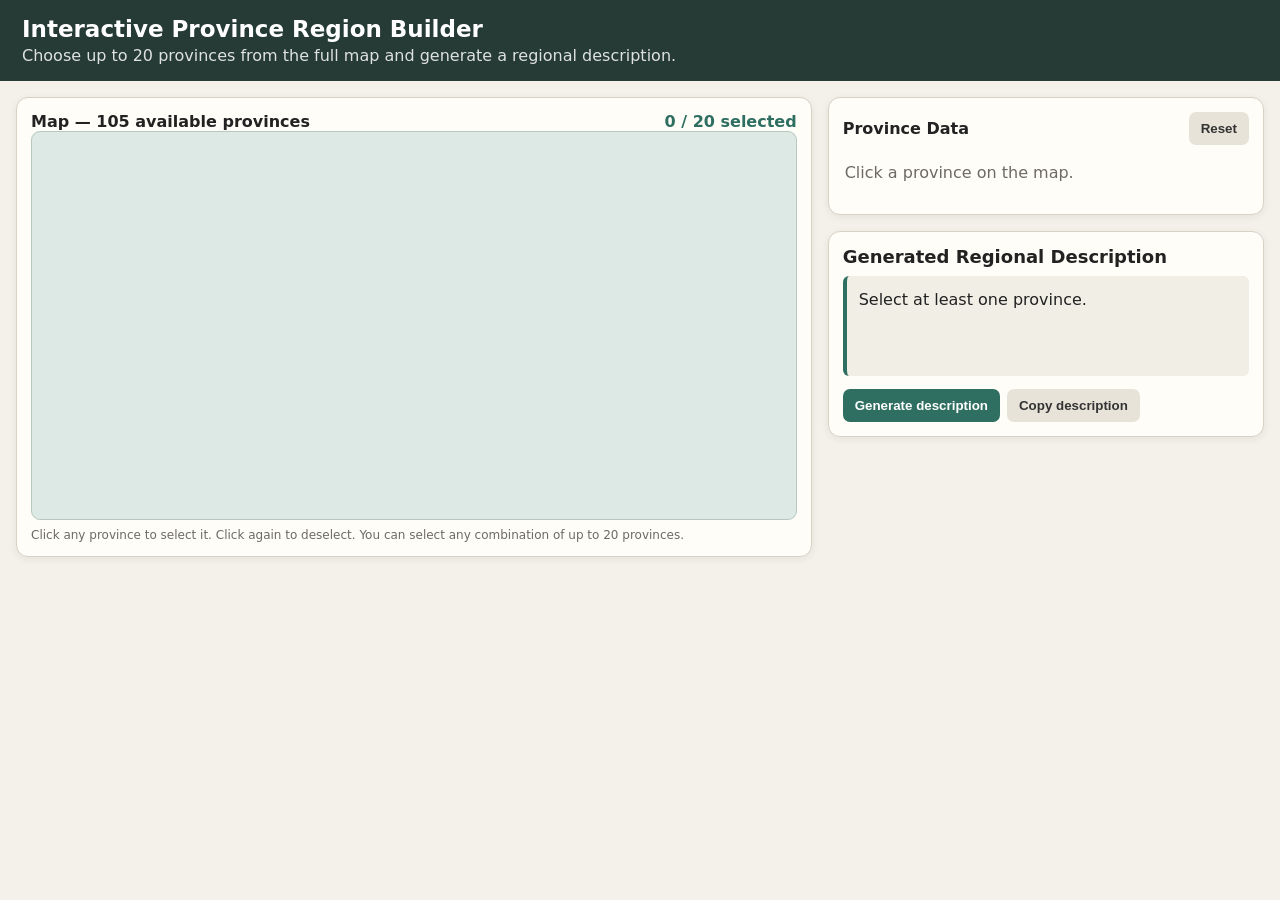
<file: province_region_builder_all_provinces.html>
<!DOCTYPE html>
<html lang="en">
<head>
<meta charset="UTF-8">
<meta name="viewport" content="width=device-width,initial-scale=1">
<title>Province Region Builder</title>
<style>
*{box-sizing:border-box} body{margin:0;font-family:system-ui,-apple-system,Segoe UI,sans-serif;background:#f4f1ea;color:#222}
header{background:#263b36;color:#fff;padding:16px 22px} header h1{margin:0 0 4px;font-size:23px} header p{margin:0;opacity:.85}
.app{display:grid;grid-template-columns:minmax(520px,1.55fr) minmax(360px,.85fr);gap:16px;padding:16px;max-width:1550px;margin:auto}
.panel{background:#fffdf8;border:1px solid #d8d1c5;border-radius:12px;padding:14px;box-shadow:0 2px 9px #0001}
.mapbar,.row{display:flex;align-items:center;justify-content:space-between;gap:10px} .count{font-weight:800;color:#2f6f62}
.mapbox{overflow:auto;background:#dce9e5;border-radius:9px;border:1px solid #b8c8c1;padding:5px}
svg{display:block;width:100%;min-width:600px;height:auto}
.province{stroke:#222;stroke-width:1.1;cursor:pointer;transition:.1s} .province:hover{filter:brightness(.92);stroke-width:2}
.province.selected{stroke:#fff;stroke-width:3;filter:brightness(.88) saturate(1.25)}
button{border:0;border-radius:7px;padding:9px 12px;font-weight:700;cursor:pointer} .primary{background:#2f6f62;color:white} .secondary{background:#e8e3d9;color:#333} .danger{background:#ead5d0;color:#6d281d}
label{display:block;font-size:12px;font-weight:800;text-transform:uppercase;letter-spacing:.04em;color:#59564f;margin:10px 0 5px}
input,select{width:100%;padding:9px;border:1px solid #c8c1b6;border-radius:7px;background:white;font:inherit}
.resources{display:grid;grid-template-columns:1fr 1fr;gap:5px 10px} .check{display:flex;gap:7px;align-items:center;font-size:13px} .check input{width:auto}
.actions{display:flex;gap:7px;flex-wrap:wrap;margin-top:13px} .empty{color:#6d6a63;padding:18px 2px}
.output{margin-top:16px} #description{background:#f1eee6;border-left:4px solid #2f6f62;border-radius:6px;padding:12px;line-height:1.55;min-height:100px}
.stats{display:grid;grid-template-columns:1fr 1fr;gap:8px;margin-top:10px} .stat{background:#f7f4ed;border-radius:7px;padding:9px;font-size:13px} .stat b{display:block;font-size:16px;margin-bottom:2px}
.small{font-size:12px;color:#6d6a63} .hint{font-size:12px;color:#6d6a63;margin:8px 0 0}
@media(max-width:900px){.app{grid-template-columns:1fr}}
</style>
</head>
<body>
<header><h1>Interactive Province Region Builder</h1><p>Choose up to 20 provinces from the full map and generate a regional description.</p></header>
<main class="app">
<section class="panel">
  <div class="mapbar"><strong>Map — 105 available provinces</strong><span class="count" id="count">0 / 20 selected</span></div>
  <div class="mapbox"><svg id="map" viewBox="0 0 1917.7 958.85" aria-label="Interactive province map"></svg></div>
  <p class="hint">Click any province to select it. Click again to deselect. You can select any combination of up to 20 provinces.</p>
</section>
<section>
  <div class="panel">
    <div class="mapbar"><strong>Province Data</strong><button class="secondary" id="reset">Reset</button></div>
    <div id="editor" class="empty">Click a province on the map.</div>
  </div>
  <div class="panel output">
    <h2 style="margin:0 0 9px;font-size:18px">Generated Regional Description</h2>
    <div id="description">Select at least one province.</div>
    <div id="stats"></div>
    <div class="actions"><button class="primary" id="generate">Generate description</button><button class="secondary" id="copy">Copy description</button></div>
  </div>
</section>
</main>
<script>
const GEO={"type":"FeatureCollection","properties":{"source":"Test(1).svg","coordinate_system":"SVG viewBox coordinates","province_count":105},"features":[{"type":"Feature","properties":{"id":"P001","name":"Province 001","original_svg_id":"path222","original_fill":"#faa569","original_stroke":"#000000"},"geometry":{"type":"Polygon","coordinates":[[[-2345.35945,753.7553],[-2347.03811,753.7302999999999],[-2348.0964400000003,753.1034999999999],[-2349.15478,752.4767999999999],[-2350.94434,752.3001999999999],[-2352.73391,752.1235999999999],[-2352.89404,751.4856],[-2353.0541700000003,750.8476],[-2354.50216,749.6680000000001],[-2355.9501600000003,748.4885000000002],[-2357.18268,748.4785000000002],[-2358.41519,748.4685000000002],[-2359.07665,748.0903000000001],[-2359.7381100000002,747.7122000000002],[-2360.5989600000003,747.7022000000002],[-2361.45982,747.6922000000002],[-2362.4471300000005,748.2213000000002],[-2363.43444,748.7505000000001],[-2363.83523,748.7405000000001],[-2364.23603,748.7305000000001],[-2364.7496200000005,748.3420000000001],[-2365.26321,747.9535000000001],[-2365.7486000000004,747.9535000000001],[-2366.2339900000006,747.9535000000001],[-2365.8159800000003,747.1452000000002],[-2365.3979800000006,746.3369000000002],[-2364.5524200000004,745.4664000000002],[-2363.7068600000002,744.5959000000003],[-2362.5559100000005,744.1496000000002],[-2361.4049600000008,743.7033000000001],[-2360.4801200000006,743.0749000000001],[-2359.5552700000007,742.4464],[-2359.1836700000003,741.7301],[-2358.812070000001,741.0138999999999],[-2358.812070000001,740.2861],[-2358.812070000001,739.5581999999999],[-2358.3105900000005,738.9271999999999],[-2357.8091000000004,738.2961999999998],[-2357.0354100000004,737.8464999999999],[-2356.2617200000004,737.3966999999998],[-2355.4886200000005,737.7977999999998],[-2354.7155300000004,738.1988999999999],[-2353.8740100000005,738.0409999999999],[-2353.0325000000007,737.8831],[-2352.8639600000006,738.1558],[-2352.695420000001,738.4285],[-2351.824690000001,738.4285],[-2350.9539600000007,738.4285],[-2349.803100000001,737.5949],[-2348.6522300000006,736.7612000000001],[-2348.534560000001,737.1142000000002],[-2348.416890000001,737.4672000000003],[-2347.5004800000006,738.3067000000003],[-2346.5840800000005,739.1463000000003],[-2346.361410000001,740.1765000000003],[-2346.138750000001,741.2067000000002],[-2345.838440000001,742.5296000000001],[-2345.538130000001,743.8525],[-2345.2464100000007,745.031],[-2344.9547000000007,746.2095999999999],[-2344.060720000001,747.1990999999998],[-2343.1667400000006,748.1885999999997],[-2342.261380000001,748.4873999999998],[-2341.3560200000006,748.7861999999998],[-2340.580500000001,749.7269999999999],[-2339.8049700000006,750.6678999999999],[-2339.935740000001,751.0086999999999],[-2340.0665100000006,751.3494999999998],[-2341.8736500000005,752.5618999999997],[-2343.680790000001,753.7743999999998],[610.16935,-1617.8238],[-2345.35945,753.7553]]]}},{"type":"Feature","properties":{"id":"P002","name":"Province 002","original_svg_id":"path221","original_fill":"#faa569","original_stroke":"#000000"},"geometry":{"type":"Polygon","coordinates":[[[-2283.20503,914.2417],[-2283.66571,914.4372000000001],[-2284.19722,913.1972000000001],[-2284.7287300000003,911.9572000000001],[-2284.7287300000003,911.5823],[-2284.7287300000003,911.2074],[-2286.7167,911.2074],[-2288.7046600000003,911.2074],[-2289.2861500000004,910.8766],[-2289.8676400000004,910.5459000000001],[-2290.2275000000004,910.2152000000001],[-2290.5873600000004,909.8844000000001],[-2290.9927900000002,909.8844000000001],[-2291.3982200000005,909.8844000000001],[-2293.2086500000005,908.9331000000002],[-2295.0190800000005,907.9817000000003],[-2296.4884900000006,908.1393000000003],[-2297.9579000000003,908.2969000000003],[-2299.3646800000006,908.4509000000003],[-2300.7714600000004,908.6049000000003],[-2301.6797800000004,908.0562000000002],[-2302.5881100000006,907.5075000000002],[-2303.24956,907.1898000000001],[-2303.9110200000005,906.8721],[-2304.3681600000004,906.3278],[-2304.8253000000004,905.7834],[-2304.8313000000003,905.3561],[-2304.8373,904.9286999999999],[-2305.3806600000003,904.2379999999998],[-2305.9240200000004,903.5471999999997],[-2306.9681600000004,903.2342999999998],[-2308.0123000000003,902.9214999999999],[-2308.0123000000003,902.1822],[-2308.0123000000003,901.443],[-2306.6893800000003,900.1201000000001],[-2305.3664700000004,898.7971],[-2305.3664700000004,898.4138],[-2305.3664700000004,898.0305000000001],[-2304.3742800000005,897.4478000000001],[-2303.38209,896.8652000000002],[-2303.1705100000004,896.4956000000002],[-2302.95892,896.1261000000002],[-2300.09054,896.1261000000002],[-2297.2221600000003,896.1261000000002],[-2295.9365000000003,895.2113000000002],[-2294.6508400000002,894.2966000000001],[-2293.4930400000003,893.6238000000001],[-2292.33523,892.9511],[-2292.11108,892.9511],[-2291.8869200000004,892.9511],[-2290.75534,892.3219999999999],[-2289.6237600000004,891.6928999999998],[-2289.2977400000004,891.0389999999998],[-2288.9717200000005,890.3851999999997],[-2286.5849900000003,890.2157999999997],[-2284.1982500000004,890.0463999999997],[-2283.0745400000005,889.3424999999997],[-2281.9508400000004,888.6386999999997],[-2281.8185500000004,888.4724999999999],[-2281.6862600000004,888.3063999999999],[-2278.2786400000005,888.3063999999999],[-2274.8710200000005,888.3063999999999],[-2274.24506,887.5239999999999],[-2273.61909,886.7416999999998],[-2273.6180900000004,886.4392999999998],[-2273.6170900000006,886.1368999999997],[-2273.1540700000005,885.9465999999998],[-2272.6910500000004,885.7563999999998],[-2269.51605,885.6208999999997],[-2266.3410500000005,885.4852999999996],[-2266.0502300000003,885.2542999999996],[-2265.7594000000004,885.0232999999996],[-2260.31426,885.3024999999996],[-2254.8691200000003,885.5815999999995],[-2253.8318400000003,885.3021999999996],[-2252.7945600000003,885.0228999999997],[-2251.96104,884.2263999999998],[-2251.1275100000003,883.4297999999999],[-2251.1275100000003,883.1885],[-2251.1275100000003,882.9473],[-2250.2676100000003,882.7723000000001],[-2249.40772,882.5972000000002],[-2248.48167,882.3164000000002],[-2247.5556300000003,882.0357000000001],[-2246.6295900000005,881.7113000000002],[-2245.70355,881.3870000000002],[-2244.3806300000006,881.2012000000002],[-2243.0577200000007,881.0155000000002],[-2241.99938,880.3292000000001],[-2240.9410500000004,879.6429],[-2240.57574,879.1294],[-2240.2104300000005,878.616],[-2239.32747,878.2471],[-2238.4445000000005,877.8782000000001],[-2236.3588200000004,877.8782000000001],[-2234.2731400000002,877.8782000000001],[-2233.46637,877.5969],[-2232.65961,877.3157000000001],[-2230.8007500000003,878.2518],[-2228.9418800000003,879.1878999999999],[-2228.7742900000003,879.4590999999998],[-2228.60669,879.7301999999997],[-2228.1123500000003,879.7301999999997],[-2227.6180000000004,879.7301999999997],[-2227.0536300000003,880.4476999999997],[-2226.4892600000003,881.1651999999997],[-2226.18401,882.3064999999997],[-2225.87875,883.4477999999997],[-2225.20782,883.8788999999997],[-2224.53688,884.3098999999997],[-2223.07585,885.8564999999996],[-2221.61482,887.4031999999997],[-2220.64385,887.4031999999997],[-2219.67288,887.4031999999997],[-2218.19501,888.6963999999998],[-2216.71713,889.9896999999999],[-2215.96939,891.0114999999998],[-2215.2216399999998,892.0333999999998],[-2214.6537399999997,892.5373999999997],[-2214.0858399999997,893.0413999999996],[-2214.0858399999997,893.5469999999996],[-2214.0858399999997,894.0524999999996],[-2213.82787,894.5345999999995],[-2213.5698899999998,895.0165999999995],[-2214.7709,895.3189999999995],[-2215.97191,895.6213999999995],[-2217.71689,895.1837999999996],[-2219.46187,894.7461999999996],[-2220.80875,894.8870999999997],[-2222.15563,895.0279999999998],[-2224.23064,896.1103999999998],[-2226.3056400000005,897.1926999999998],[-2226.92533,897.1926999999998],[-2227.5450800000003,897.1926999999998],[-2228.2899100000004,897.4878999999999],[-2229.03474,897.7830999999999],[-2232.3601400000002,897.7660999999998],[-2235.68554,897.7490999999998],[-2236.4611800000002,898.1518999999998],[-2237.23682,898.5545999999999],[-2240.39121,898.3665999999998],[-2243.5456,898.1785999999997],[-2244.43492,897.2892999999997],[-2245.32425,896.3999999999996],[-2245.64866,896.3999999999996],[-2245.97307,896.3999999999996],[-2246.30354,895.8707999999997],[-2246.6340099999998,895.3416999999997],[-2247.1794099999997,895.3416999999997],[-2247.7248099999997,895.3416999999997],[-2248.87849,894.5478999999998],[-2250.0321599999997,893.7541999999999],[-2251.60583,893.7541999999999],[-2253.17949,893.7541999999999],[-2254.20399,894.1732999999999],[-2255.22849,894.5925],[-2256.66028,895.2836],[-2258.0920699999997,895.9747],[-2259.5490499999996,897.3525999999999],[-2261.00603,898.7303999999999],[-2263.10068,899.0562],[-2265.1953399999998,899.3821],[-2266.98002,900.9334000000001],[-2268.7646999999997,902.4846000000002],[-2269.09438,903.0803000000003],[-2269.42406,903.6760000000004],[-2270.39606,904.3131000000003],[-2271.36807,904.9501000000002],[-2273.22016,906.0037000000002],[-2275.07224,907.0572000000002],[-2276.4761,908.4093000000003],[-2277.8799599999998,909.7615000000003],[-2279.4505799999997,911.5940000000003],[-2281.0211999999997,913.4266000000002],[-2281.88318,913.7411000000002],[-2282.74516,914.0556000000001],[672.32377,-1457.3374],[-2283.20503,914.2417]]]}},{"type":"Feature","properties":{"id":"P003","name":"Province 003","original_svg_id":"path220","original_fill":"#faa569","original_stroke":"#000000"},"geometry":{"type":"Polygon","coordinates":[[[-2289.10541,949.5635],[-2289.38105,949.5735],[-2290.52263,948.4104],[-2291.66421,947.2472],[-2292.4298,947.0941],[-2293.1953999999996,946.9409],[-2293.1953999999996,946.0581999999999],[-2293.1953999999996,945.1753999999999],[-2292.73238,944.6624999999999],[-2292.26936,944.1496],[-2291.7401899999995,943.1433999999999],[-2291.2110199999997,942.1371999999999],[-2290.4834199999996,941.4876999999999],[-2289.7558099999997,940.8381999999999],[-2289.7558099999997,936.6688999999999],[-2289.7558099999997,932.4996999999998],[-2289.2203099999997,931.5777999999998],[-2288.6848099999997,930.6557999999998],[-2288.05572,929.3328999999999],[-2287.42663,928.01],[-2287.2506,926.4993],[-2287.07456,924.9885999999999],[-2286.16623,924.4271999999999],[-2285.2578999999996,923.8657999999998],[-2285.2578999999996,923.5125999999998],[-2285.2578999999996,923.1592999999998],[-2285.02243,923.0712999999998],[-2284.78696,922.9832999999999],[-2283.9641,921.1607999999999],[-2283.14123,919.3382999999999],[-2283.14123,917.3072],[-2283.14123,915.2761],[-2282.20621,914.8302000000001],[-2281.2712,914.3844000000001],[-2280.77931,914.3844000000001],[-2280.28743,914.3844000000001],[-2280.1585999999998,914.0486000000001],[-2280.02978,913.7129],[-2278.65219,912.0643],[-2277.2745999999997,910.4156],[-2276.90062,910.4156],[-2276.52665,910.4156],[-2276.52665,910.0393000000001],[-2276.52665,909.6630000000002],[-2275.26988,908.5858000000003],[-2274.01311,907.5086000000003],[-2273.6823799999997,907.5086000000003],[-2273.3516499999996,907.5086000000003],[-2273.3516499999996,907.2727000000004],[-2273.3516499999996,907.0369000000005],[-2272.2879599999997,906.6113000000005],[-2271.2242699999997,906.1857000000005],[-2271.10122,906.1857000000005],[-2270.97817,906.1857000000005],[-2271.5024599999997,907.0456000000004],[-2272.02675,907.9055000000003],[-2272.0277399999995,909.1298000000004],[-2272.02873,910.3542000000004],[-2271.6453899999997,910.6724000000004],[-2271.26205,910.9905000000003],[-2270.95647,911.9164000000003],[-2270.6508999999996,912.8423000000003],[-2271.0598999999997,915.2687000000003],[-2271.4689,917.6951000000004],[-2271.77009,920.3409000000004],[-2272.07128,922.9867000000004],[-2272.55868,924.8388000000004],[-2273.04609,926.6909000000005],[-2273.34212,928.5430000000006],[-2273.63814,930.3951000000006],[-2274.2225,931.8381000000006],[-2274.8068599999997,933.2811000000006],[-2275.4146899999996,933.9408000000005],[-2276.0225199999995,934.6004000000005],[-2276.9111,936.0696000000005],[-2277.79968,937.5388000000005],[-2278.09636,938.6520000000005],[-2278.39304,939.7652000000005],[-2279.57651,940.6151000000004],[-2280.75998,941.4650000000004],[-2280.75998,941.6622000000004],[-2280.75998,941.8594000000005],[-2282.04815,942.8050000000005],[-2283.3363200000003,943.7506000000005],[-2283.47733,945.0016000000005],[-2283.61834,946.2526000000005],[-2284.23968,946.7922000000005],[-2284.8610200000003,947.3319000000006],[-2285.33014,948.0577000000005],[-2285.7992600000002,948.7836000000004],[-2286.8009300000003,948.7836000000004],[-2287.8025900000002,948.7836000000004],[-2288.3161800000003,949.1721000000005],[-2288.8297700000003,949.5605000000005],[666.42339,-1422.0156],[-2289.10541,949.5635]]]}},{"type":"Feature","properties":{"id":"P004","name":"Province 004","original_svg_id":"path219","original_fill":"#faa569","original_stroke":"#000000"},"geometry":{"type":"Polygon","coordinates":[[[-2299.28081,999.954],[-2299.94227,1000.0249999999999],[-2301.5206200000002,999.9190999999998],[-2303.09897,999.8131999999998],[-2303.37271,999.5897999999997],[-2303.64644,999.3662999999997],[-2305.73977,998.6660999999997],[-2307.8331000000003,997.9658999999997],[-2308.6044300000003,997.3168999999998],[-2309.37577,996.6677999999997],[-2310.08298,996.4920999999997],[-2310.79019,996.3163999999997],[-2311.8089200000004,995.4999999999998],[-2312.82765,994.6835999999998],[-2315.26488,994.5446999999999],[-2317.70211,994.4057],[-2318.87422,993.5437],[-2320.0463400000003,992.6816999999999],[-2323.3857100000005,991.6321999999998],[-2326.72508,990.5825999999997],[-2328.31989,990.5825999999997],[-2329.9147000000003,990.5825999999997],[-2331.0680700000003,990.0591999999997],[-2332.2214400000003,989.5358999999996],[-2333.0151900000005,989.5178999999996],[-2333.8089400000003,989.4998999999996],[-2334.5163500000003,989.1810999999996],[-2335.2237600000003,988.8622999999995],[-2336.46698,987.3408999999995],[-2337.71021,985.8195999999994],[-2338.4594400000005,985.8195999999994],[-2339.2086600000002,985.8195999999994],[-2340.1468200000004,984.5908999999995],[-2341.0849800000005,983.3621999999996],[-2341.0849800000005,983.1330999999996],[-2341.0849800000005,982.9039999999995],[-2342.3417600000007,982.3072999999995],[-2343.5985200000005,981.7106999999994],[-2343.5459200000005,981.4500999999993],[-2343.4933200000005,981.1894999999993],[-2342.7522100000006,981.0223999999994],[-2342.0110900000004,980.8551999999993],[-2341.1564600000006,980.4101999999993],[-2340.3018200000006,979.9651999999994],[-2340.1612400000004,979.7376999999994],[-2340.0206500000004,979.5102999999995],[-2339.1648700000005,979.3222999999994],[-2338.3090800000004,979.1343999999995],[-2336.3553200000006,978.1112999999993],[-2334.4015600000007,977.0882999999994],[-2333.8407000000007,977.0762999999995],[-2333.2798400000006,977.0642999999995],[-2332.2215100000003,976.6475999999996],[-2331.1631800000005,976.2308999999996],[-2328.142790000001,976.2868999999996],[-2325.1224000000007,976.3428999999996],[-2322.6424900000006,975.7370999999996],[-2320.1625800000006,975.1312999999996],[-2319.3965800000005,973.7924999999996],[-2318.6305900000007,972.4536999999996],[-2317.8540400000006,972.1605999999995],[-2317.0774800000004,971.8674999999994],[-2316.2065300000004,970.2333999999994],[-2315.3355800000004,968.5992999999994],[-2315.0605200000005,968.8743999999995],[-2314.7854700000007,969.1493999999996],[-2313.9784900000004,969.1393999999996],[-2313.1715100000006,969.1293999999996],[-2312.510050000001,968.7511999999995],[-2311.8485900000005,968.3730999999996],[-2310.9069700000005,968.3630999999996],[-2309.9653600000006,968.3530999999996],[-2309.4517700000006,968.7414999999996],[-2308.9381800000006,969.1299999999997],[-2308.1070900000004,969.1399999999996],[-2307.2760000000007,969.1499999999996],[-2305.9960400000004,968.0922999999996],[-2304.7160800000006,967.0345999999995],[-2303.8141200000005,966.8653999999995],[-2302.9121600000008,966.6961999999994],[-2301.1793000000007,965.4008999999994],[-2299.4464300000004,964.1054999999994],[-2296.7839700000004,964.1804999999995],[-2294.1215100000004,964.2554999999995],[-2294.1948100000004,965.0492999999994],[-2294.2681100000004,965.8429999999994],[-2294.8252200000006,967.4304999999995],[-2295.3823400000006,969.0179999999996],[-2295.8728100000008,969.4543999999996],[-2296.3632700000007,969.8907999999997],[-2296.603620000001,970.5229999999997],[-2296.8439600000006,971.1550999999997],[-2297.0351500000006,973.1953999999996],[-2297.2263500000004,975.2356999999995],[-2296.9629400000003,975.2356999999995],[-2296.6995300000003,975.2356999999995],[-2296.09972,976.8893999999996],[-2295.4999100000005,978.5429999999997],[-2294.4619900000002,979.5830999999996],[-2293.4240700000005,980.6231999999995],[-2293.02653,981.3918999999996],[-2292.6289800000004,982.1606999999997],[-2292.38844,984.3205999999998],[-2292.1479000000004,986.4804999999999],[-2291.9840900000004,987.9357],[-2291.8202800000004,989.3909000000001],[-2292.09267,991.7940000000001],[-2292.3650500000003,994.1971000000001],[-2293.8385700000003,996.3986],[-2295.3120900000004,998.6000999999999],[-2295.3120900000004,999.0545999999999],[-2295.3120900000004,999.509],[-2296.96574,999.6958],[-2298.6193900000003,999.8824999999999],[656.24799,-1371.6251],[-2299.28081,999.954]]]}},{"type":"Feature","properties":{"id":"P005","name":"Province 005","original_svg_id":"path218","original_fill":"#faa569","original_stroke":"#000000"},"geometry":{"type":"Polygon","coordinates":[[[-2361.18652,1026.5656999999999],[-2361.42667,1026.5656999999999],[-2361.59019,1026.3011],[-2361.75371,1026.0365],[-2362.67069,1026.0365],[-2363.58766,1026.0365],[-2363.82938,1025.4008],[-2364.07109,1024.7649999999999],[-2364.352,1024.5913999999998],[-2364.6328999999996,1024.4177999999997],[-2364.6328999999996,1024.0237999999997],[-2364.6328999999996,1023.6296999999997],[-2365.17928,1022.5179999999998],[-2365.72567,1021.4062999999999],[-2366.08882,1020.348],[-2366.45198,1019.2897],[-2366.63651,1017.5699],[-2366.82104,1015.8500999999999],[-2367.31985,1014.8579],[-2367.81866,1013.8657000000001],[-2368.047,1013.8657000000001],[-2368.27535,1013.8657000000001],[-2368.39997,1013.3892000000001],[-2368.52458,1012.9126000000001],[-2369.91642,1012.4631000000002],[-2371.30825,1012.0136000000002],[-2372.17151,1012.0136000000002],[-2373.0347699999998,1012.0136000000002],[-2373.36415,1011.6167000000003],[-2373.69353,1011.2199000000003],[-2374.52837,1011.2199000000003],[-2375.3632199999997,1011.2199000000003],[-2375.8163,1010.6907000000003],[-2376.26939,1010.1615000000004],[-2376.9178199999997,1010.1615000000004],[-2377.56625,1010.1615000000004],[-2377.7297799999997,1009.8969000000004],[-2377.8932999999997,1009.6324000000004],[-2379.0359099999996,1009.6324000000004],[-2380.1785299999997,1009.6324000000004],[-2380.5078999999996,1009.2355000000005],[-2380.8372799999997,1008.8386000000005],[-2381.58141,1008.8386000000005],[-2382.32554,1008.8386000000005],[-2383.00422,1009.0966000000005],[-2383.6829,1009.3547000000005],[-2383.6829,1008.9644000000005],[-2383.6829,1008.5740000000005],[-2383.9166299999997,1008.5740000000005],[-2384.15035,1008.5740000000005],[-2384.2972099999997,1008.0124000000005],[-2384.4440699999996,1007.4509000000005],[-2385.2674799999995,1007.5717000000004],[-2386.0908899999995,1007.6926000000003],[-2386.6006099999995,1006.5736000000004],[-2387.1103399999997,1005.4547000000005],[-2388.4776899999997,1005.1267000000005],[-2389.8450399999997,1004.7987000000005],[-2390.53428,1004.4390000000005],[-2391.2235299999998,1004.0794000000005],[-2391.55426,1004.0794000000005],[-2391.8849899999996,1004.0794000000005],[-2391.8849899999996,1003.5826000000006],[-2391.8849899999996,1003.0859000000007],[-2391.55426,1002.8332000000007],[-2391.2235299999998,1002.5806000000007],[-2390.29749,1002.2221000000006],[-2389.37144,1001.8637000000006],[-2388.45126,1001.1195000000005],[-2387.5310799999997,1000.3752000000004],[-2386.38235,1000.3752000000004],[-2385.23362,1000.3752000000004],[-2383.33378,999.6055000000003],[-2381.43394,998.8358000000003],[-2381.0511699999997,998.7283000000002],[-2380.6683999999996,998.6208000000001],[-2379.3878799999993,1000.1595000000002],[-2378.1073599999995,1001.6982000000003],[-2377.1680499999993,1001.6982000000003],[-2376.22873,1001.6982000000003],[-2374.8331699999994,1003.1276000000003],[-2373.4376099999995,1004.5570000000002],[-2372.6071299999994,1004.9865000000002],[-2371.77665,1005.4159000000002],[-2371.77665,1005.7404000000001],[-2371.77665,1006.0649000000001],[-2370.6067599999997,1007.3211000000001],[-2369.43686,1008.5773000000002],[-2368.1135199999994,1008.5773000000002],[-2366.7901699999993,1008.5773000000002],[-2366.0040699999995,1009.2388000000001],[-2365.2179699999997,1009.9002],[-2364.9578299999994,1009.9002],[-2364.6976899999995,1009.9002],[-2364.3625999999995,1010.3040000000001],[-2364.0275099999994,1010.7078000000001],[-2362.5442699999994,1010.6718000000001],[-2361.0610299999994,1010.6358],[-2360.395839999999,1010.9957999999999],[-2359.7306599999993,1011.3557999999998],[-2358.8083399999996,1012.0046999999997],[-2357.886029999999,1012.6535999999996],[-2357.4581199999993,1013.1290999999997],[-2357.0302099999994,1013.6046999999996],[-2356.7429599999996,1013.6046999999996],[-2356.4557199999995,1013.6046999999996],[-2355.7894599999995,1013.9082999999996],[-2355.1232099999993,1014.2117999999996],[-2354.8749399999992,1015.0327999999995],[-2354.626669999999,1015.8536999999994],[-2354.4766899999995,1017.2949999999994],[-2354.3267099999994,1018.7362999999993],[-2354.6859599999993,1019.1470999999995],[-2355.045219999999,1019.5577999999994],[-2355.164639999999,1021.0811999999994],[-2355.2840699999992,1022.6045999999994],[-2355.852939999999,1023.2101999999995],[-2356.421809999999,1023.8156999999994],[-2357.8044999999993,1024.3128999999994],[-2359.187179999999,1024.8100999999995],[-2360.066779999999,1025.6896999999994],[-2360.946369999999,1026.5692999999994],[594.34228,-1345.0134],[-2361.18652,1026.5656999999999]]]}},{"type":"Feature","properties":{"id":"P006","name":"Province 006","original_svg_id":"path749590","original_fill":"#faa569","original_stroke":"#000000"},"geometry":{"type":"Polygon","coordinates":[[[-2329.89417,1052.1949],[-2333.27977,1052.1598999999999],[-2334.6026899999997,1051.6777],[-2335.92561,1051.1955],[-2337.6454,1051.1815000000001],[-2339.36519,1051.1675000000002],[-2340.46631,1050.1144000000002],[-2341.56743,1049.0612],[-2342.24466,1048.8038000000001],[-2342.9219,1048.5463000000002],[-2343.7258899999997,1047.1217000000001],[-2344.52989,1045.6971],[-2345.51941,1044.7630000000001],[-2346.5089399999997,1043.8288000000002],[-2346.95966,1043.0031000000001],[-2347.4103699999996,1042.1774],[-2348.56299,1042.1774],[-2349.7156099999997,1042.1774],[-2351.6033399999997,1040.3523],[-2353.49106,1038.5271],[-2353.8288399999997,1038.4145],[-2354.1666199999995,1038.3019000000002],[-2354.7033999999994,1037.2818000000002],[-2355.2401899999995,1036.2617000000002],[-2356.7270299999996,1035.7694000000004],[-2358.21386,1035.2772000000004],[-2358.37716,1034.0858000000005],[-2358.5404499999995,1032.8945000000006],[-2359.47001,1031.6771000000006],[-2360.3995699999996,1030.4597000000006],[-2360.3995699999996,1029.5889000000006],[-2360.3995699999996,1028.7181000000007],[-2360.6575999999995,1028.0394000000008],[-2360.9156399999997,1027.3607000000009],[-2360.54681,1027.3607000000009],[-2360.17798,1027.3607000000009],[-2359.32496,1026.456400000001],[-2358.47194,1025.552000000001],[-2356.93873,1024.993000000001],[-2355.40552,1024.434000000001],[-2354.8598299999994,1023.5510000000011],[-2354.3141499999997,1022.668100000001],[-2354.3141499999997,1021.4782000000009],[-2354.3141499999997,1020.2884000000008],[-2353.7481099999995,1019.5688000000009],[-2353.1820799999996,1018.849200000001],[-2353.52614,1017.4149000000011],[-2353.8702099999996,1015.9807000000012],[-2353.76145,1015.8756000000012],[-2353.65269,1015.7705000000012],[-2351.17939,1015.4717000000012],[-2348.70608,1015.1728000000012],[-2347.31123,1016.6245000000013],[-2345.9163799999997,1018.0762000000013],[-2345.6173499999995,1019.2638000000013],[-2345.31832,1020.4513000000013],[-2345.31832,1021.2409000000014],[-2345.31832,1022.0306000000014],[-2344.3612999999996,1022.8194000000015],[-2343.4042799999997,1023.6083000000015],[-2341.8006399999995,1024.1930000000016],[-2340.19701,1024.7777000000017],[-2338.79168,1026.2520000000018],[-2337.3863399999996,1027.7263000000019],[-2336.1721099999995,1030.1894000000018],[-2334.9578799999995,1032.6524000000018],[-2334.6479899999995,1032.6531000000018],[-2334.3381099999997,1032.6538000000019],[-2332.7653999999993,1033.6021000000019],[-2331.1926999999996,1034.550400000002],[-2330.2518599999994,1034.397900000002],[-2329.3110199999996,1034.245300000002],[-2328.1921299999995,1034.0765000000022],[-2327.0732299999995,1033.9078000000022],[-2325.6127699999997,1034.6223000000023],[-2324.1522999999997,1035.3369000000023],[-2322.6306199999995,1036.9351000000022],[-2321.1089399999996,1038.5334000000023],[-2321.18574,1038.9664000000023],[-2321.2625399999997,1039.3993000000023],[-2322.2765899999995,1040.3253000000022],[-2323.29065,1041.2514000000021],[-2323.4494499999996,1043.0680000000023],[-2323.6082499999998,1044.8846000000024],[-2324.4090899999997,1046.5285000000024],[-2325.20993,1048.1724000000024],[-2325.2129299999997,1048.8129000000024],[-2325.21593,1049.4535000000024],[-2325.8626299999996,1050.8425000000022],[-2326.5093399999996,1052.2316000000023],[625.63463,-1319.3842],[-2329.89417,1052.1949]]]}},{"type":"Feature","properties":{"id":"P007","name":"Province 007","original_svg_id":"path247","original_fill":"#d3d800","original_stroke":"#000000"},"geometry":{"type":"Polygon","coordinates":[[[-2366.99958,746.9010999999998],[-2367.21394,746.9010999999998],[-2367.53522,746.5139999999999],[-2367.85651,746.1269],[-2367.84951,744.3312000000001],[-2367.8425100000004,742.5355000000002],[-2367.50245,741.6756000000003],[-2367.1624,740.8157000000003],[-2366.54156,740.8157000000003],[-2365.9207100000003,740.8157000000003],[-2365.42505,740.5504000000003],[-2364.92938,740.2851000000003],[-2364.74377,739.0474000000004],[-2364.55816,737.8097000000005],[-2365.27158,737.1960000000004],[-2365.9850100000003,736.5824000000005],[-2366.71087,736.5824000000005],[-2367.43674,736.5824000000005],[-2367.32863,735.6563000000006],[-2367.22052,734.7303000000006],[-2366.07446,734.7303000000006],[-2364.92839,734.7303000000006],[-2364.7988100000002,734.5206000000005],[-2364.6692199999998,734.3109000000004],[-2362.8334999999997,734.5647000000004],[-2360.99777,734.8184000000003],[-2359.90953,733.9144000000003],[-2358.82129,733.0105000000003],[-2358.8162899999998,732.5952000000004],[-2358.8112899999996,732.1799000000005],[-2358.2159699999997,731.6691000000005],[-2357.6206599999996,731.1584000000005],[-2356.5623299999997,731.3043000000005],[-2355.5039899999997,731.4501000000005],[-2354.60002,731.8085000000005],[-2353.69605,732.1669000000006],[-2354.21584,732.5887000000007],[-2354.7356299999997,733.0105000000008],[-2355.1715599999998,733.8042000000007],[-2355.60749,734.5980000000006],[-2356.0375299999996,735.5662000000007],[-2356.4675799999995,736.5344000000007],[-2357.0763399999996,736.6872000000008],[-2357.6850999999997,736.8400000000008],[-2358.6450699999996,737.9026000000008],[-2359.6050399999995,738.9651000000008],[-2359.6060199999997,739.6920000000007],[-2359.6070099999997,740.4188000000006],[-2360.14247,741.2971000000007],[-2360.6779399999996,742.1753000000008],[-2362.58888,743.0574000000008],[-2364.4998299999997,743.9395000000009],[-2365.4800799999994,744.9097000000008],[-2366.4603399999996,745.8799000000008],[-2366.6223899999995,746.3905000000009],[-2366.7844399999994,746.901100000001],[588.52922,-1624.678],[-2366.99958,746.9010999999998]]]}},{"type":"Feature","properties":{"id":"P008","name":"Province 008","original_svg_id":"path246","original_fill":"#d3d800","original_stroke":"#000000"},"geometry":{"type":"Polygon","coordinates":[[[-2332.1792,753.3355999999999],[-2332.48603,753.7203999999999],[-2333.45767,752.7582],[-2334.42931,751.7959000000001],[-2335.28239,751.0683000000001],[-2336.13546,750.3407000000002],[-2337.3634,750.3407000000002],[-2338.59133,750.3407000000002],[-2339.8943600000002,749.0178000000003],[-2341.19738,747.6949000000004],[-2341.64939,747.6949000000004],[-2342.1014,747.6949000000004],[-2343.13708,746.6695000000004],[-2344.17276,745.6441000000004],[-2344.45383,744.4867000000004],[-2344.7349099999997,743.3292000000004],[-2345.20399,741.2126000000003],[-2345.6730599999996,739.0959000000003],[-2345.92832,738.5667000000003],[-2346.1835899999996,738.0376000000003],[-2347.0738699999997,737.2081000000003],[-2347.96415,736.3787000000002],[-2347.96415,736.0084000000002],[-2347.96415,735.6381000000001],[-2347.1957199999997,735.1842000000001],[-2346.4273,734.7303000000002],[-2346.0578499999997,734.7303000000002],[-2345.6883999999995,734.7303000000002],[-2344.9762599999995,734.3995000000002],[-2344.2641099999996,734.0688000000002],[-2344.2621099999997,733.7664000000002],[-2344.2601099999997,733.4640000000002],[-2343.8415999999997,733.3034000000002],[-2343.42308,733.1428000000003],[-2343.09032,733.1428000000003],[-2342.75755,733.1428000000003],[-2342.4505,733.8167000000003],[-2342.14344,734.4906000000003],[-2342.13744,735.2057000000002],[-2342.13144,735.9209000000003],[-2341.67431,736.4778000000003],[-2341.21717,737.0348000000004],[-2340.7661,737.1926000000003],[-2340.31504,737.3503000000003],[-2339.8210200000003,738.3554000000004],[-2339.327,739.3605000000005],[-2339.43159,739.8235000000004],[-2339.53618,740.2865000000004],[-2339.7722400000002,740.2865000000004],[-2340.0083,740.2865000000004],[-2340.81117,741.0714000000005],[-2341.61404,741.8562000000004],[-2341.61404,742.7911000000004],[-2341.61404,743.7261000000003],[-2340.96573,743.7261000000003],[-2340.31742,743.7261000000003],[-2340.10584,744.0844000000004],[-2339.89425,744.4426000000003],[-2339.31633,744.7458000000004],[-2338.73842,745.0490000000004],[-2337.1745300000002,745.0490000000004],[-2335.61064,745.0490000000004],[-2335.10732,745.6052000000004],[-2334.604,746.1613000000004],[-2333.49583,746.0094000000004],[-2332.38765,745.8576000000003],[-2331.86718,746.7101000000002],[-2331.34671,747.5626000000002],[-2331.07363,748.5697000000002],[-2330.80055,749.5768000000003],[-2331.1564599999997,749.7133000000003],[-2331.51237,749.8499000000004],[-2331.6923199999997,751.4003000000005],[-2331.87227,752.9508000000005],[623.3496,-1618.2435],[-2332.1792,753.3355999999999]]]}},{"type":"Feature","properties":{"id":"P009","name":"Province 009","original_svg_id":"path244","original_fill":"#d3d800","original_stroke":"#000000"},"geometry":{"type":"Polygon","coordinates":[[[-2419.6971000000003,755.8969],[-2419.93082,755.8969],[-2419.93082,755.3678],[-2419.93082,754.8386],[-2419.5587100000002,754.8386],[-2419.1866099999997,754.8386],[-2419.32499,755.3678],[-2419.46337,755.8969],[535.8317,-1615.6822],[-2419.6971000000003,755.8969]]]}},{"type":"Feature","properties":{"id":"P010","name":"Province 010","original_svg_id":"path243","original_fill":"#d3d800","original_stroke":"#000000"},"geometry":{"type":"Polygon","coordinates":[[[-2329.75059,758.1292999999998],[-2330.9839,758.3035999999997],[-2331.11669,758.0886999999998],[-2331.24948,757.8738999999998],[-2331.54936,756.2200999999998],[-2331.8492300000003,754.5663999999997],[-2331.44002,753.9821999999997],[-2331.03082,753.3978999999997],[-2331.03082,752.9462999999996],[-2331.03082,752.4945999999995],[-2329.77405,753.1900999999996],[-2328.5172700000003,753.8855999999996],[-2328.42907,754.0974999999996],[-2328.34087,754.3093999999996],[-2327.48158,754.3093999999996],[-2326.6223,754.3093999999996],[-2326.25639,753.5817999999997],[-2325.8904899999998,752.8541999999998],[-2325.39992,752.1265999999998],[-2324.90935,751.3989999999999],[-2323.93518,751.3989999999999],[-2322.961,751.3989999999999],[-2322.67119,751.2045999999998],[-2322.38137,751.0101999999997],[-2322.23524,750.0823999999998],[-2322.0891,749.1544999999999],[-2321.6027400000003,748.0318],[-2321.11638,746.9092],[-2320.2527600000003,746.9092],[-2319.38913,746.9092],[-2319.38913,748.3203000000001],[-2319.38913,749.7314000000001],[-2319.20899,749.9116000000001],[-2319.02885,750.0917000000002],[-2318.99205,751.4770000000001],[-2318.95525,752.8623],[-2319.20669,753.3915],[-2319.45814,753.9206999999999],[-2320.65962,754.9938999999999],[-2321.86111,756.0672],[-2323.01135,755.6886],[-2324.16159,755.3099],[-2325.4134000000004,755.6558],[-2326.66521,756.0016],[-2327.59125,756.9824000000001],[-2328.51729,757.9631000000002],[625.77821,-1613.4498],[-2329.75059,758.1292999999998]]]}},{"type":"Feature","properties":{"id":"P011","name":"Province 011","original_svg_id":"path242","original_fill":"#d3d800","original_stroke":"#000000"},"geometry":{"type":"Polygon","coordinates":[[[-2406.35855,758.0132999999998],[-2406.58901,758.9390999999998],[-2406.79562,758.6047999999998],[-2407.00224,758.2704999999999],[-2409.43566,758.3404999999998],[-2411.8690699999997,758.4104999999997],[-2412.98953,757.2212999999997],[-2414.10999,756.0320999999997],[-2414.10999,755.7123999999997],[-2414.10999,755.3925999999997],[-2415.10217,755.1170999999997],[-2416.09436,754.8415999999997],[-2417.52443,754.8415999999997],[-2418.9545,754.8415999999997],[-2418.48899,754.3271999999997],[-2418.02348,753.8127999999997],[-2417.45579,753.7317999999998],[-2416.88811,753.6507999999999],[-2416.09436,752.4351999999999],[-2415.30061,751.2196999999999],[-2414.50686,750.7504999999999],[-2413.7131099999997,750.2811999999999],[-2412.65478,750.2022],[-2411.59644,750.1232],[-2409.66707,749.7978],[-2407.7376999999997,749.4724000000001],[-2407.14695,749.7886000000001],[-2406.5562,750.1048000000001],[-2406.23074,751.4749000000002],[-2405.90527,752.8450000000003],[-2405.23398,753.4675000000002],[-2404.5626899999997,754.0899000000002],[-2404.73368,754.6642000000002],[-2404.90467,755.2385000000002],[-2405.34014,755.8709000000001],[-2405.7756099999997,756.5033000000001],[-2405.95185,756.7969],[-2406.12809,757.0906],[549.17025,-1613.5658],[-2406.35855,758.0132999999998]]]}},{"type":"Feature","properties":{"id":"P012","name":"Province 012","original_svg_id":"path241","original_fill":"#d3d800","original_stroke":"#000000"},"geometry":{"type":"Polygon","coordinates":[[[-2298.88394,774.0583999999999],[-2299.14852,774.1373999999998],[-2300.2068600000002,773.3273999999999],[-2301.26519,772.5174],[-2303.20599,772.6868999999999],[-2305.14679,772.8562999999999],[-2306.03249,771.9171999999999],[-2306.9182,770.9780999999998],[-2307.32402,770.9780999999998],[-2307.72984,770.9780999999998],[-2308.65588,770.0519999999999],[-2309.58193,769.126],[-2309.85533,769.126],[-2310.12873,769.126],[-2310.12873,768.2156],[-2310.12873,767.3052],[-2310.39332,767.1415999999999],[-2310.6579,766.9780999999998],[-2310.6579,766.3445999999999],[-2310.6579,765.7112],[-2309.46727,765.1845000000001],[-2308.27665,764.6578000000002],[-2308.27665,764.2461000000001],[-2308.27665,763.8343],[-2307.81363,763.8343],[-2307.35061,763.8343],[-2306.58513,763.3296],[-2305.81965,762.825],[-2304.93372,762.9687000000001],[-2304.0477899999996,763.1125000000002],[-2303.64938,762.7818000000002],[-2303.25097,762.4512000000002],[-2303.41374,763.6387000000002],[-2303.57651,764.8263000000002],[-2303.28075,765.0091000000002],[-2302.98498,765.1919000000003],[-2302.98498,765.7004000000002],[-2302.98498,766.2089000000001],[-2302.3150299999998,766.3771000000002],[-2301.64509,766.5452000000002],[-2300.85926,767.6874000000003],[-2300.07343,768.8295000000003],[-2299.61098,768.9788000000003],[-2299.1485199999997,769.1280000000004],[-2298.7424499999997,769.8563000000004],[-2298.33639,770.5846000000004],[-2298.4778699999997,772.2836000000004],[-2298.6193599999997,773.9826000000005],[656.64486,-1597.5207],[-2298.88394,774.0583999999999]]]}},{"type":"Feature","properties":{"id":"P013","name":"Province 013","original_svg_id":"path240","original_fill":"#d3d800","original_stroke":"#000000"},"geometry":{"type":"Polygon","coordinates":[[[-2333.42853,782.4875999999999],[-2335.56099,782.4875999999999],[-2336.09383,781.9203],[-2336.6266800000003,781.3530000000001],[-2338.03126,781.1775],[-2339.43585,781.002],[-2340.31019,780.3569],[-2341.18452,779.7119],[-2341.79379,778.4539],[-2342.40306,777.1958999999999],[-2342.40506,776.8753999999999],[-2342.40706,776.5547999999999],[-2341.34873,776.2698999999998],[-2340.2904,775.9848999999997],[-2340.2904,775.3864999999996],[-2340.2904,774.7881999999995],[-2339.9729,774.4706999999994],[-2339.6554,774.1531999999993],[-2339.17674,774.1531999999993],[-2338.69808,774.1531999999993],[-2337.8714800000002,773.3631999999993],[-2337.0448800000004,772.5732999999993],[-2336.35253,772.7382999999993],[-2335.66019,772.9032999999993],[-2333.8081,773.3781999999992],[-2331.95602,773.8530999999991],[-2331.26872,774.1888999999992],[-2330.58143,774.5246999999993],[-2330.0867200000002,775.3310999999992],[-2329.5920100000003,776.1375999999991],[-2329.38461,776.6245999999992],[-2329.17721,777.1115999999993],[-2329.70672,777.7846999999992],[-2330.23623,778.4578999999992],[-2330.23623,778.7568999999992],[-2330.23623,779.0557999999992],[-2330.7654,780.0430999999992],[-2331.2945600000003,781.0303999999992],[-2331.2949,781.7589999999991],[-2331.2952400000004,782.487599999999],[622.10027,-1589.0915],[-2333.42853,782.4875999999999]]]}},{"type":"Feature","properties":{"id":"P014","name":"Province 014","original_svg_id":"path239","original_fill":"#d3d800","original_stroke":"#000000"},"geometry":{"type":"Polygon","coordinates":[[[-2264.71438,835.5364999999999],[-2264.80298,835.5364999999999],[-2265.24731,835.0455999999999],[-2265.6916300000003,834.5545999999999],[-2266.61123,834.0592999999999],[-2267.5308299999997,833.5640999999998],[-2267.5308299999997,833.2720999999999],[-2267.5308299999997,832.9801],[-2268.12614,832.6883],[-2268.7214599999998,832.3965000000001],[-2269.77979,832.0604000000001],[-2270.83812,831.7243000000001],[-2271.0894799999996,831.5138000000002],[-2271.34083,831.3032000000001],[-2271.91698,831.3032000000001],[-2272.49312,831.3032000000001],[-2272.8224999999998,830.9063000000001],[-2273.15188,830.5094000000001],[-2273.50362,830.5094000000001],[-2273.8553599999996,830.5094000000001],[-2274.7815699999996,829.5558000000001],[-2275.70777,828.6021000000001],[-2276.84482,828.7413000000001],[-2277.98188,828.8806000000002],[-2279.4370799999997,829.1658000000002],[-2280.89229,829.4510000000002],[-2281.35531,828.8926000000004],[-2281.81833,828.3342000000005],[-2281.81833,827.5612000000006],[-2281.81833,826.7883000000006],[-2282.2536,825.8046000000006],[-2282.6888599999997,824.8209000000006],[-2282.88237,823.1530000000007],[-2283.0758799999994,821.4850000000008],[-2283.6838499999994,820.8378000000007],[-2284.2918299999997,820.1907000000008],[-2284.84102,820.1907000000008],[-2285.3902099999996,820.1907000000008],[-2286.5096399999993,819.8558000000007],[-2287.6290799999997,819.5209000000007],[-2287.9085399999994,819.2414000000006],[-2288.1879999999996,818.9619000000005],[-2287.9302799999996,818.2841000000005],[-2287.6725699999997,817.6063000000006],[-2287.0678299999995,817.1827000000005],[-2286.4630899999997,816.7591000000004],[-2285.5530299999996,816.7591000000004],[-2284.6429699999994,816.7591000000004],[-2283.1919599999997,816.3017000000004],[-2281.7409499999994,815.8443000000004],[-2280.4839999999995,814.7142000000003],[-2279.2270399999998,813.5841000000003],[-2278.0752899999998,813.5741000000003],[-2276.92354,813.5641000000003],[-2275.8245299999994,813.3103000000003],[-2274.7255199999995,813.0566000000003],[-2273.4432799999995,813.7641000000003],[-2272.1610399999995,814.4717000000003],[-2271.9666599999996,814.7519000000002],[-2271.7722699999995,815.0322000000001],[-2271.7682699999996,815.7733000000001],[-2271.7642699999997,816.5144],[-2270.8810499999995,816.8834999999999],[-2269.9978299999993,817.2524999999998],[-2268.0367799999995,819.2108999999998],[-2266.0757299999996,821.1692999999998],[-2263.7883099999995,821.8857999999998],[-2261.5008899999993,822.6022999999998],[-2261.115639999999,823.0505999999998],[-2260.7303899999993,823.4988999999998],[-2260.1048599999995,824.6381999999999],[-2259.479339999999,825.7774999999999],[-2257.542629999999,826.9532999999999],[-2255.605919999999,828.1290999999999],[-2255.4807199999996,828.1290999999999],[-2255.355519999999,828.1290999999999],[-2254.5640599999992,828.8343],[-2253.7725999999993,829.5395000000001],[-2253.7725999999993,830.1703],[-2253.7725999999993,830.8012000000001],[-2253.3775999999993,831.5651],[-2252.9825999999994,832.3289],[-2253.1413199999993,832.7425000000001],[-2253.3000499999994,833.1562000000001],[-2254.2771599999996,833.1562000000001],[-2255.2542699999995,833.1562000000001],[-2255.5056199999995,832.9124000000002],[-2255.756979999999,832.6687000000002],[-2257.4022799999993,832.1187000000002],[-2259.0475799999995,831.5687000000003],[-2259.4537599999994,831.5687000000003],[-2259.8599399999994,831.5687000000003],[-2260.8472499999993,832.0978000000002],[-2261.8345599999993,832.6270000000002],[-2262.264039999999,832.6270000000002],[-2262.6935199999994,832.6270000000002],[-2263.659719999999,834.0822000000003],[-2264.6259299999992,835.5374000000004],[690.81442,-1536.0426],[-2264.71438,835.5364999999999]]]}},{"type":"Feature","properties":{"id":"P015","name":"Province 015","original_svg_id":"path238","original_fill":"#d3d800","original_stroke":"#000000"},"geometry":{"type":"Polygon","coordinates":[[[-2308.67521,879.5593999999999],[-2309.20607,879.7167],[-2310.7228,878.9917],[-2312.23953,878.2667000000001],[-2313.03039,877.0100000000002],[-2313.82124,875.7532000000001],[-2314.35488,875.7532000000001],[-2314.88852,875.7532000000001],[-2315.45197,874.5545000000002],[-2316.0154199999997,873.3558000000003],[-2316.5581,872.9757000000002],[-2317.10077,872.5956000000001],[-2316.79543,871.9254000000001],[-2316.49008,871.2553],[-2315.73678,871.2553],[-2314.98347,871.2553],[-2314.36207,870.5938000000001],[-2313.74066,869.9324000000001],[-2312.91049,869.9324000000001],[-2312.0803300000002,869.9324000000001],[-2311.50141,869.1493],[-2310.92248,868.3663000000001],[-2310.92248,867.8420000000001],[-2310.92248,867.3178],[-2310.6579,867.1542],[-2310.39332,866.9906999999998],[-2310.39332,866.5360999999998],[-2310.39332,866.0814999999998],[-2309.61448,865.2287999999999],[-2308.8356400000002,864.3761],[-2308.33768,864.3761],[-2307.83972,864.3761],[-2307.21832,863.7147],[-2306.59691,863.0532000000001],[-2306.22876,863.0532000000001],[-2305.86061,863.0532000000001],[-2305.28269,862.7414000000001],[-2304.7047700000003,862.4296000000002],[-2303.51415,862.4986000000001],[-2302.32352,862.5676000000001],[-2301.90581,862.9423000000002],[-2301.4881100000002,863.3170000000002],[-2301.04279,863.3170000000002],[-2300.5974800000004,863.3170000000002],[-2300.76779,864.3821000000003],[-2300.93811,865.4471000000003],[-2300.48315,865.9499000000003],[-2300.0281800000002,866.4526000000003],[-2300.12058,866.9323000000004],[-2300.2129800000002,867.4119000000003],[-2300.7204,867.5099000000002],[-2301.2278100000003,867.6079000000002],[-2301.5961500000003,867.9762000000003],[-2301.9644900000003,868.3446000000004],[-2303.64755,868.3446000000004],[-2305.33061,868.3446000000004],[-2305.49856,868.8737000000003],[-2305.66651,869.4029000000003],[-2306.50858,869.4029000000003],[-2307.3506500000003,869.4029000000003],[-2307.94596,870.2774000000002],[-2308.54127,871.1518000000001],[-2308.54127,871.8608000000002],[-2308.54127,872.5698000000002],[-2309.0704400000004,872.9003000000002],[-2309.59961,873.2307000000003],[-2309.59961,873.6553000000004],[-2309.59961,874.0798000000004],[-2309.0704400000004,874.5587000000005],[-2308.54127,875.0376000000006],[-2308.54127,875.5079000000005],[-2308.54127,875.9783000000004],[-2307.89208,877.2529000000004],[-2307.2428900000004,878.5274000000004],[-2307.69365,878.9628000000005],[-2308.1444,879.3982000000005],[646.85359,-1492.0197],[-2308.67521,879.5593999999999]]]}},{"type":"Feature","properties":{"id":"P016","name":"Province 016","original_svg_id":"path237","original_fill":"#d3d800","original_stroke":"#000000"},"geometry":{"type":"Polygon","coordinates":[[[-2266.53863,880.2417],[-2266.86936,880.2317],[-2267.53081,879.8534999999999],[-2268.19227,879.4754],[-2269.06956,879.4654],[-2269.9468500000003,879.4554],[-2270.4563,879.7280000000001],[-2270.9657500000003,880.0007],[-2272.43095,879.5747000000001],[-2273.89614,879.1488000000002],[-2274.30918,878.5184000000002],[-2274.72221,877.8880000000001],[-2274.8594000000003,876.8858000000002],[-2274.99659,875.8835000000001],[-2276.15553,875.2882000000002],[-2277.3144700000003,874.6929000000002],[-2277.5947100000003,874.6929000000002],[-2277.8749500000004,874.6929000000002],[-2278.5153500000006,873.9653000000003],[-2279.1557600000006,873.2377000000004],[-2279.1597600000005,872.8408000000004],[-2279.1637600000004,872.4439000000004],[-2278.4798900000005,871.7949000000006],[-2277.7960200000007,871.1458000000005],[-2277.5649700000004,870.5381000000004],[-2277.3339200000005,869.9304000000004],[-2276.6485100000004,869.9304000000004],[-2275.9631100000006,869.9304000000004],[-2275.4509000000007,869.6562000000004],[-2274.9387000000006,869.3821000000003],[-2274.5422600000006,868.4333000000004],[-2274.1458200000006,867.4845000000005],[-2274.1458200000006,866.9969000000006],[-2274.1458200000006,866.5094000000006],[-2273.6474400000006,866.2427000000007],[-2273.1490700000004,865.9759000000006],[-2272.9625000000005,864.9815000000006],[-2272.7759300000007,863.9870000000005],[-2272.5255200000006,863.5191000000004],[-2272.2751200000007,863.0512000000003],[-2271.909600000001,863.0512000000003],[-2271.5440800000006,863.0512000000003],[-2271.4401200000007,862.7393000000004],[-2271.3361500000005,862.4274000000005],[-2269.7995000000005,862.4894000000004],[-2268.2628500000005,862.5514000000003],[-2266.772560000001,862.0998000000002],[-2265.2822700000006,861.6482000000001],[-2264.988520000001,861.2912000000001],[-2264.6947700000005,860.9342000000001],[-2263.9852700000006,860.9342000000001],[-2263.2757700000006,860.9342000000001],[-2262.6915300000005,860.3740000000003],[-2262.1072800000006,859.8137000000002],[-2261.2558800000006,859.4479000000001],[-2260.4044800000006,859.0821000000001],[-2259.0069200000007,859.0721000000001],[-2257.6093600000004,859.0621000000001],[-2256.5205900000005,858.5677000000001],[-2255.4318300000004,858.0733],[-2254.5399900000007,856.9635000000001],[-2253.6481600000006,855.8537000000001],[-2252.7521800000004,855.4794000000002],[-2251.8561900000004,855.1050000000002],[-2251.2776200000008,855.1050000000002],[-2250.6990400000004,855.1050000000002],[-2250.1854500000004,854.7165000000002],[-2249.6718600000004,854.3281000000002],[-2248.6593200000007,854.3181000000002],[-2247.6467800000005,854.3081000000002],[-2246.8696800000007,855.0852000000002],[-2246.0925900000007,855.8623000000002],[-2245.5673200000006,856.0290000000002],[-2245.0420500000005,856.1958000000002],[-2245.3400000000006,856.7525000000003],[-2245.6379500000007,857.3092000000004],[-2246.4077900000007,857.9570000000003],[-2247.1776200000004,858.6048000000003],[-2247.7632800000006,859.7962000000002],[-2248.3489400000008,860.9875000000002],[-2249.0104000000006,861.3456000000001],[-2249.6718600000004,861.7037],[-2250.7609200000006,861.9753000000001],[-2251.849980000001,862.2470000000001],[-2252.5468600000004,862.9438],[-2253.2437300000006,863.6406999999999],[-2253.2437300000006,864.1158],[-2253.2437300000006,864.5909000000001],[-2254.0923700000008,865.1951000000001],[-2254.9410100000005,865.7994000000001],[-2256.653300000001,865.9085],[-2258.365590000001,866.0174999999999],[-2258.867470000001,866.4850999999999],[-2259.369350000001,866.9525999999998],[-2259.126470000001,867.8402999999998],[-2258.883600000001,868.7278999999999],[-2259.007160000001,869.0917],[-2259.130710000001,869.4555],[-2259.6268100000007,869.9516000000001],[-2260.1229000000008,870.4477000000002],[-2260.1229000000008,871.4651000000001],[-2260.1229000000008,872.4824000000001],[-2260.6192500000006,872.9316000000001],[-2261.115600000001,873.3808000000001],[-2262.140610000001,873.5326000000002],[-2263.165610000001,873.6844000000003],[-2264.150310000001,874.3458000000003],[-2265.135010000001,875.0072000000002],[-2265.671660000001,876.4416000000003],[-2266.2083200000006,877.8759000000002],[-2266.2083200000006,879.0566000000001],[-2266.2083200000006,880.2373],[688.99017,-1491.3374],[-2266.53863,880.2417]]]}},{"type":"Feature","properties":{"id":"P017","name":"Province 017","original_svg_id":"path236","original_fill":"#d3d800","original_stroke":"#000000"},"geometry":{"type":"Polygon","coordinates":[[[-2329.2751200000002,888.9644999999998],[-2329.57561,888.9464999999998],[-2330.1651,888.6619999999998],[-2330.75459,888.3774999999998],[-2330.91899,887.8595999999998],[-2331.08338,887.3415999999997],[-2330.79252,887.0506999999998],[-2330.50165,886.7598999999998],[-2330.50165,886.2041999999999],[-2330.50165,885.6486],[-2330.77491,885.3753999999999],[-2331.04816,885.1020999999998],[-2330.88048,884.6650999999999],[-2330.71279,884.2281],[-2329.35045,883.4542000000001],[-2327.98811,882.6802000000002],[-2326.18313,882.4911000000002],[-2324.37815,882.3021000000001],[-2324.1326099999997,881.6562000000001],[-2323.8870699999998,881.0104000000001],[-2323.8870699999998,880.1016000000002],[-2323.8870699999998,879.1928000000003],[-2323.10893,879.1928000000003],[-2322.3307999999997,879.1928000000003],[-2322.16727,878.9282000000003],[-2322.00375,878.6636000000003],[-2321.2785299999996,878.6636000000003],[-2320.55332,878.6636000000003],[-2320.23582,878.3461000000002],[-2319.9183199999998,878.0286000000001],[-2319.91432,877.3539000000001],[-2319.91032,876.6792],[-2319.74801,876.0733],[-2319.5856999999996,875.4674],[-2318.8255799999997,875.0743],[-2318.06546,874.6813],[-2318.06546,874.3195000000001],[-2318.06546,873.9577000000002],[-2317.6934399999996,873.815],[-2317.3214299999995,873.6722],[-2316.9348299999997,874.1174000000001],[-2316.5482299999994,874.5626000000002],[-2316.1799499999997,875.3539000000003],[-2315.8116799999993,876.1452000000004],[-2315.0906299999997,876.4908000000005],[-2314.3695799999996,876.8364000000006],[-2313.5408099999995,878.0410000000006],[-2312.7120399999994,879.2456000000006],[-2311.8168699999997,879.6196000000007],[-2310.9217099999996,879.9936000000007],[-2310.9277099999995,880.1885000000007],[-2310.9337099999993,880.3834000000006],[-2312.1363499999993,881.1772000000005],[-2313.3389899999993,881.9709000000005],[-2313.5950499999994,882.4339000000004],[-2313.8511099999996,882.8969000000004],[-2314.141519999999,882.8969000000004],[-2314.4319099999993,882.8969000000004],[-2314.9331699999993,883.4749000000004],[-2315.4344299999993,884.0529000000004],[-2315.5816099999993,884.7317000000003],[-2315.7287999999994,885.4105000000002],[-2315.8251999999993,885.7269000000001],[-2315.9215999999997,886.0432000000001],[-2317.2673799999993,886.4429],[-2318.6131499999997,886.8425],[-2319.3317099999995,887.3498999999999],[-2320.0502699999997,887.8573999999999],[-2321.2925199999995,888.4198999999999],[-2322.5347799999995,888.9823999999999],[-2323.0123099999996,888.9723999999999],[-2323.4898499999995,888.9623999999999],[-2324.0034399999995,888.5739999999998],[-2324.5170299999995,888.1854999999998],[-2325.9878199999994,888.1854999999998],[-2327.4585999999995,888.1854999999998],[-2328.2164499999994,888.5806999999998],[-2328.9742999999994,888.9759999999997],[626.25368,-1482.6146],[-2329.2751200000002,888.9644999999998]]]}},{"type":"Feature","properties":{"id":"P018","name":"Province 018","original_svg_id":"path235","original_fill":"#d3d800","original_stroke":"#000000"},"geometry":{"type":"Polygon","coordinates":[[[-2332.1038900000003,911.7443999999998],[-2332.61832,912.0196999999998],[-2332.61832,911.5979999999997],[-2332.61832,911.1762999999996],[-2333.35891,910.1996999999997],[-2334.0995000000003,909.2229999999997],[-2334.94318,908.1179999999997],[-2335.78687,907.0130999999997],[-2336.0719,906.3874999999996],[-2336.35693,905.7618999999995],[-2337.86106,904.9524999999994],[-2339.36519,904.1429999999993],[-2339.97707,902.8723999999993],[-2340.58894,901.6017999999992],[-2340.37394,901.4433999999992],[-2340.1589400000003,901.2850999999991],[-2339.69592,900.4038999999991],[-2339.2329,899.522799999999],[-2339.2329,898.8920999999991],[-2339.2329,898.2613999999992],[-2339.74467,897.9874999999993],[-2340.25644,897.7135999999994],[-2340.78156,897.7135999999994],[-2341.3066799999997,897.7135999999994],[-2342.05573,897.2774999999995],[-2342.80478,896.8414999999995],[-2343.4202099999998,896.0868999999996],[-2344.03565,895.3323999999996],[-2343.47981,895.3323999999996],[-2342.92397,895.3323999999996],[-2342.67248,894.6708999999996],[-2342.421,894.0093999999997],[-2341.94415,894.0093999999997],[-2341.46731,894.0093999999997],[-2340.94542,893.6633999999997],[-2340.42353,893.3173999999997],[-2338.83603,892.8452999999997],[-2337.24852,892.3731999999998],[-2336.43599,892.1329999999998],[-2335.62346,891.8927999999999],[-2334.77862,891.8927999999999],[-2333.93377,891.8927999999999],[-2333.1625,891.0328999999999],[-2332.39122,890.173],[-2332.22819,889.3131000000001],[-2332.06517,888.4532000000002],[-2331.81258,888.4532000000002],[-2331.55998,888.4532000000002],[-2331.55998,888.7110000000002],[-2331.55998,888.9688000000003],[-2330.7793699999997,889.3724000000004],[-2329.99876,889.7761000000005],[-2328.99343,889.7661000000005],[-2327.98811,889.7561000000005],[-2327.4745199999998,889.3676000000005],[-2326.9609299999997,888.9792000000004],[-2326.13602,888.9792000000004],[-2325.31112,888.9792000000004],[-2324.79753,889.3676000000005],[-2324.28394,889.7561000000005],[-2323.84681,889.7661000000005],[-2323.40967,889.7761000000005],[-2324.0642799999996,891.1652000000006],[-2324.71888,892.5542000000005],[-2324.92586,892.9491000000005],[-2325.13285,893.3440000000005],[-2325.9839899999997,893.5881000000004],[-2326.83513,893.8322000000003],[-2326.65764,895.1776000000002],[-2326.48015,896.5230000000001],[-2326.17579,897.1746],[-2325.87144,897.8261],[-2325.0776899999996,898.3652],[-2324.28394,898.9042],[-2324.7210399999994,900.624],[-2325.1581399999995,902.3438000000001],[-2325.1840399999996,905.0558000000001],[-2325.2099399999997,907.7678000000001],[-2325.59437,907.7678000000001],[-2325.9788,907.7678000000001],[-2326.6235500000003,908.0615],[-2327.2683100000004,908.3552999999999],[-2327.4315500000002,909.3761],[-2327.5947800000004,910.3969],[-2328.10476,910.6697999999999],[-2328.61474,910.9427999999998],[-2329.93944,910.9427999999998],[-2331.2641300000005,910.9427999999998],[-2331.42677,911.2058999999997],[-2331.5894200000002,911.4690999999998],[623.42491,-1459.8347],[-2332.1038900000003,911.7443999999998]]]}},{"type":"Feature","properties":{"id":"P019","name":"Province 019","original_svg_id":"path234","original_fill":"#d3d800","original_stroke":"#000000"},"geometry":{"type":"Polygon","coordinates":[[[-2151.72507,936.8638999999998],[-2152.04018,936.8538999999998],[-2152.5032,936.5841999999998],[-2152.96623,936.3144999999997],[-2152.96623,935.5338999999997],[-2152.96623,934.7532999999996],[-2153.69383,934.7532999999996],[-2154.4214300000003,934.7532999999996],[-2155.57774,935.1559999999997],[-2156.7340400000003,935.5586999999998],[-2157.48283,935.9458999999997],[-2158.2316100000003,936.3330999999996],[-2158.37705,936.3330999999996],[-2158.52248,936.3330999999996],[-2158.52248,935.8038999999997],[-2158.52248,935.2746999999997],[-2159.03603,935.2746999999997],[-2159.5495800000003,935.2746999999997],[-2159.7254700000003,934.9900999999998],[-2159.9013600000003,934.7055999999998],[-2160.86556,934.7625999999998],[-2161.8297700000003,934.8195999999998],[-2163.2188300000003,934.7825999999998],[-2164.60789,934.7455999999997],[-2164.60789,934.0865999999996],[-2164.60789,933.4274999999996],[-2163.748,932.8630999999996],[-2162.8881,932.2986999999996],[-2162.0282100000004,930.9026999999996],[-2161.16831,929.5066999999997],[-2161.16831,929.2156999999997],[-2161.16831,928.9246999999998],[-2160.91822,928.9246999999998],[-2160.66814,928.9246999999998],[-2160.58754,927.6890999999998],[-2160.50694,926.4534999999998],[-2159.5809,925.9235999999999],[-2158.65486,925.3936999999999],[-2157.1996500000005,925.3496999999998],[-2155.7444400000004,925.3056999999997],[-2154.3267000000005,925.0901999999996],[-2152.9089500000005,924.8746999999996],[-2151.3551800000005,926.5023999999996],[-2149.8014100000005,928.1301999999996],[-2148.8962,928.1301999999996],[-2147.9910000000004,928.1301999999996],[-2147.7130800000004,928.9273999999996],[-2147.4351600000005,929.7246999999995],[-2147.0132700000004,929.8865999999996],[-2146.5913800000003,930.0484999999996],[-2145.5455200000006,931.0838999999996],[-2144.4996500000007,932.1193999999996],[-2144.4996500000007,933.9455999999996],[-2144.4996500000007,935.7718999999995],[-2144.7642300000007,935.9353999999996],[-2145.0288200000005,936.0988999999997],[-2145.0288200000005,935.6955999999998],[-2145.0288200000005,935.2923999999998],[-2145.8620600000004,934.3432999999998],[-2146.6953000000003,933.3942999999997],[-2147.3834100000004,933.4742999999996],[-2148.0715200000004,933.5542999999996],[-2148.1534200000006,934.2623999999996],[-2148.2352200000005,934.9705999999996],[-2149.1279100000006,935.6514999999997],[-2150.0206000000007,936.3323999999998],[-2150.551810000001,936.3323999999998],[-2151.0830100000007,936.3323999999998],[-2151.246530000001,936.5969999999998],[-2151.4100600000006,936.8614999999998],[803.80373,-1434.7152],[-2151.72507,936.8638999999998]]]}},{"type":"Feature","properties":{"id":"P020","name":"Province 020","original_svg_id":"path233","original_fill":"#d3d800","original_stroke":"#000000"},"geometry":{"type":"Polygon","coordinates":[[[-2174.66636,946.2391],[-2176.12586,946.387],[-2176.98786,945.8627999999999],[-2177.84985,945.3385999999998],[-2178.79894,945.3385999999998],[-2179.74804,945.3385999999998],[-2179.5856000000003,944.4786999999999],[-2179.4231600000003,943.6188],[-2178.62224,941.6538],[-2177.82133,939.6889000000001],[-2177.31031,939.3309000000002],[-2176.79929,938.9730000000002],[-2176.5259,937.9886000000001],[-2176.2525100000003,937.0042000000001],[-2176.23831,935.6813000000002],[-2176.22411,934.3584000000003],[-2175.7738000000004,933.4324000000004],[-2175.32349,932.5063000000005],[-2174.2176200000004,931.9749000000004],[-2173.1117400000003,931.4435000000003],[-2172.4783500000003,930.8928000000003],[-2171.8449600000004,930.3420000000003],[-2169.3082300000005,930.1637000000003],[-2166.7714900000005,929.9854000000003],[-2165.8304700000003,929.5922000000003],[-2164.8894400000004,929.1990000000003],[-2163.5411000000004,929.1990000000003],[-2162.1927500000006,929.1990000000003],[-2162.8050000000003,930.3012000000003],[-2163.4172400000007,931.4033000000004],[-2164.280390000001,931.9167000000004],[-2165.1435400000005,932.4301000000005],[-2165.4382200000005,933.6004000000005],[-2165.7329100000006,934.7707000000005],[-2166.4933000000005,935.5847000000006],[-2167.2537000000007,936.3987000000006],[-2167.2529600000007,936.8338000000006],[-2167.2522300000005,937.2688000000005],[-2167.7682600000007,938.3272000000004],[-2168.2842800000008,939.3855000000003],[-2168.4236700000006,939.8525000000004],[-2168.5630500000007,940.3195000000005],[-2169.2568900000006,940.5833000000005],[-2169.9507400000007,940.8471000000004],[-2170.088280000001,941.3730000000005],[-2170.2258300000008,941.8990000000006],[-2170.5918500000007,941.8990000000006],[-2170.9578600000004,941.8990000000006],[-2170.9578600000004,942.2635000000005],[-2170.9578600000004,942.6280000000004],[-2171.325970000001,942.9335000000003],[-2171.694090000001,943.2390000000003],[-2171.8654800000004,944.3819000000003],[-2172.036870000001,945.5248000000004],[-2172.6218500000004,945.8080000000004],[-2173.2068200000003,946.0911000000006],[780.86244,-1425.34],[-2174.66636,946.2391]]]}},{"type":"Feature","properties":{"id":"P021","name":"Province 021","original_svg_id":"path231","original_fill":"#d3d800","original_stroke":"#000000"},"geometry":{"type":"Polygon","coordinates":[[[-2348.01116,973.4842999999998],[-2348.71963,973.6494999999998],[-2349.1298,973.2392999999997],[-2349.53997,972.8291999999997],[-2349.74425,972.5054999999998],[-2349.94853,972.1817999999998],[-2351.1206300000003,971.1955999999998],[-2352.29273,970.2093999999997],[-2353.8296600000003,970.2093999999997],[-2355.36658,970.2093999999997],[-2357.28776,970.7185999999997],[-2359.2089400000004,971.2276999999997],[-2361.4579000000003,971.3858999999998],[-2363.7068600000002,971.5439999999999],[-2364.47683,970.2813999999998],[-2365.2468,969.0187999999998],[-2365.2283,968.2250999999999],[-2365.2098,967.4313],[-2364.6501200000002,966.1371999999999],[-2364.09044,964.8429999999998],[-2363.0210800000004,963.8051999999998],[-2361.95173,962.7673999999997],[-2360.4480200000003,962.9800999999998],[-2358.9443100000003,963.1926999999998],[-2357.9480900000003,963.1826999999998],[-2356.9518700000003,963.1726999999998],[-2356.5440300000005,962.5903999999998],[-2356.1361800000004,962.0081999999998],[-2355.23759,962.0081999999998],[-2354.33901,962.0081999999998],[-2353.6736200000005,961.7049999999997],[-2353.00824,961.4017999999996],[-2351.3274100000003,961.9695999999997],[-2349.6465900000003,962.5372999999997],[-2348.1595100000004,962.5372999999997],[-2346.6724200000003,962.5372999999997],[-2346.5089000000003,962.2726999999998],[-2346.34538,962.0081999999998],[-2345.9997300000005,962.0081999999998],[-2345.6540900000005,962.0081999999998],[-2344.2955600000005,963.1132999999998],[-2342.9370200000003,964.2183999999997],[-2342.9370200000003,964.4719999999998],[-2342.9370200000003,964.7255999999998],[-2342.2755600000005,965.3385999999998],[-2341.6141000000002,965.9515999999999],[-2341.6141000000002,967.0283],[-2341.6141000000002,968.1049],[-2340.95265,968.4063000000001],[-2340.2911900000004,968.7077000000002],[-2340.2911900000004,969.3267000000001],[-2340.2911900000004,969.9457],[-2340.7879600000006,969.9457],[-2341.2847300000003,969.9457],[-2341.6326400000003,970.3649],[-2341.9805400000005,970.7841000000001],[-2343.0760400000004,971.5378000000001],[-2344.1715300000005,972.2915],[-2345.7370900000005,972.8057000000001],[-2347.3026500000005,973.3199000000002],[607.51764,-1398.0948],[-2348.01116,973.4842999999998]]]}},{"type":"Feature","properties":{"id":"P022","name":"Province 022","original_svg_id":"path230","original_fill":"#d3d800","original_stroke":"#000000"},"geometry":{"type":"Polygon","coordinates":[[[-2333.7201800000003,976.1681999999998],[-2334.68976,976.3453],[-2335.12134,975.6866],[-2335.55292,975.0279],[-2335.71508,974.0077000000001],[-2335.87724,972.9876000000002],[-2336.27257,972.3770000000002],[-2336.6679,971.7665000000002],[-2337.6454,971.2678000000001],[-2338.6229,970.7691],[-2339.0601899999997,970.1016999999999],[-2339.49748,969.4342999999999],[-2339.49748,969.1898999999999],[-2339.49748,968.9453999999998],[-2338.59694,968.7764999999999],[-2337.6964,968.6074999999998],[-2336.6643099999997,968.7725999999998],[-2335.6322199999995,968.9375999999997],[-2335.3820399999995,969.5073999999997],[-2335.1318599999995,970.0771999999997],[-2334.3155699999998,970.1571999999996],[-2333.4992899999997,970.2371999999996],[-2333.1587,969.8267999999996],[-2332.8181099999997,969.4163999999996],[-2332.0567499999997,969.4163999999996],[-2331.2954,969.4163999999996],[-2331.2954,969.1517999999996],[-2331.2954,968.8871999999997],[-2330.5016499999997,968.8871999999997],[-2329.7078999999994,968.8871999999997],[-2329.7078999999994,968.2446999999997],[-2329.7078999999994,967.6020999999998],[-2329.3110199999996,967.2051999999999],[-2328.9141499999996,966.8083999999999],[-2328.9141499999996,966.0997],[-2328.9141499999996,965.3910000000001],[-2328.4512499999996,965.5687],[-2327.98834,965.7463],[-2325.27625,965.4148],[-2322.5641499999997,965.0834],[-2322.5641499999997,964.7430999999999],[-2322.5641499999997,964.4028999999998],[-2321.8365499999995,964.0345999999997],[-2321.1089399999996,963.6661999999997],[-2319.4948799999997,963.4898999999996],[-2317.8808199999994,963.3136999999995],[-2317.6064799999995,963.6529999999996],[-2317.3321499999997,963.9923999999996],[-2316.6408599999995,965.7329999999997],[-2315.9495699999998,967.4734999999998],[-2315.9495699999998,967.6827999999998],[-2315.9495699999998,967.8919999999998],[-2316.8975199999995,969.4524999999999],[-2317.8454799999995,971.0129999999999],[-2318.6270299999996,971.4170999999999],[-2319.4085899999995,971.8212999999998],[-2320.2032899999995,973.1127999999999],[-2320.99799,974.4043999999999],[-2323.4347199999997,974.9828],[-2325.87144,975.5613000000001],[-2328.71767,975.3944000000001],[-2331.5638999999996,975.2276000000002],[-2332.1572499999997,975.6097000000002],[-2332.7506099999996,975.9918000000002],[621.80862,-1395.4109],[-2333.7201800000003,976.1681999999998]]]}},{"type":"Feature","properties":{"id":"P023","name":"Province 023","original_svg_id":"path229","original_fill":"#d3d800","original_stroke":"#000000"},"geometry":{"type":"Polygon","coordinates":[[[-2392.4116,1001.9594],[-2392.62976,1001.9594],[-2392.75856,1000.5704000000001],[-2392.8873599999997,999.1813],[-2393.18185,997.8584000000001],[-2393.47633,996.5355000000002],[-2393.87128,996.2417000000003],[-2394.26624,995.9480000000003],[-2394.26624,995.6464000000003],[-2394.26624,995.3449000000003],[-2394.53424,995.3449000000003],[-2394.8022499999997,995.3449000000003],[-2395.47604,993.9218000000003],[-2396.1498300000003,992.4987000000003],[-2397.39084,992.3789000000004],[-2398.63186,992.2590000000005],[-2399.60591,991.7960000000005],[-2400.5799700000002,991.3330000000005],[-2401.65691,991.4110000000005],[-2402.7338600000003,991.4890000000005],[-2403.1632200000004,991.0597000000005],[-2403.5925700000003,990.6303000000005],[-2403.36078,989.3616000000004],[-2403.12898,988.0928000000004],[-2402.0899600000002,987.8770000000004],[-2401.05093,987.6611000000005],[-2400.78067,987.9314000000004],[-2400.5104,988.2016000000003],[-2399.81005,988.2016000000003],[-2399.1097,988.2016000000003],[-2398.49957,987.6724000000004],[-2397.88944,987.1433000000004],[-2397.55087,987.1433000000004],[-2397.21231,987.1433000000004],[-2397.05953,986.6619000000005],[-2396.90674,986.1805000000006],[-2396.11566,985.5956000000006],[-2395.3245699999998,985.0108000000005],[-2395.3245699999998,984.3572000000004],[-2395.3245699999998,983.7037000000005],[-2394.92769,983.7037000000005],[-2394.53082,983.7037000000005],[-2394.52682,983.1084000000005],[-2394.52282,982.5131000000006],[-2394.27181,982.1162000000006],[-2394.0208000000002,981.7193000000007],[-2392.8868,981.7193000000007],[-2391.7528,981.7193000000007],[-2391.6684999999998,980.8413000000007],[-2391.5842000000002,979.9633000000008],[-2391.05544,979.4345000000008],[-2390.52668,978.9058000000007],[-2390.14751,979.2205000000006],[-2389.7683399999996,979.5352000000005],[-2389.7683399999996,980.0129000000004],[-2389.7683399999996,980.4906000000003],[-2388.29558,980.6746000000003],[-2386.8228099999997,980.8586000000003],[-2386.09829,980.1645000000003],[-2385.37376,979.4704000000004],[-2384.29207,979.4704000000004],[-2383.21037,979.4704000000004],[-2383.0599,979.8625000000004],[-2382.9094299999997,980.2546000000004],[-2381.81731,980.4293000000005],[-2380.7252,980.6039000000005],[-2380.90224,981.2939000000006],[-2381.0792899999997,981.9839000000006],[-2381.25663,983.1745000000005],[-2381.43397,984.3652000000006],[-2382.33715,986.0309000000007],[-2383.2403299999996,987.6965000000007],[-2384.18923,988.4420000000007],[-2385.13813,989.1874000000007],[-2385.9746699999996,989.6153000000006],[-2386.8112,990.0431000000005],[-2387.31267,990.6806000000006],[-2387.81414,991.3181000000006],[-2388.32822,991.4200000000005],[-2388.8423000000003,991.5219000000004],[-2388.8423000000003,995.6509000000003],[-2388.8423000000003,999.7799000000002],[-2389.37147,1000.3750000000002],[-2389.90064,1000.9702000000002],[-2391.04705,1001.4651000000001],[-2392.19346,1001.9599000000001],[563.1172,-1369.6197],[-2392.4116,1001.9594]]]}},{"type":"Feature","properties":{"id":"P024","name":"Province 024","original_svg_id":"path228","original_fill":"#d3d800","original_stroke":"#000000"},"geometry":{"type":"Polygon","coordinates":[[[-2219.35658,1025.7719],[-2219.8344500000003,1025.7719],[-2220.52563,1025.2283],[-2221.21681,1024.6846],[-2221.7162200000002,1023.5746000000001],[-2222.21562,1022.4647000000002],[-2223.2338600000003,1021.2234000000003],[-2224.25209,1019.9821000000004],[-2224.53303,1018.9808000000005],[-2224.81397,1017.9795000000006],[-2225.4687400000003,1017.6591000000005],[-2226.12352,1017.3387000000005],[-2227.50771,1016.6605000000004],[-2228.8919100000003,1015.9824000000003],[-2230.21969,1015.9824000000003],[-2231.54748,1015.9824000000003],[-2231.54748,1013.7638000000004],[-2231.54748,1011.5452000000005],[-2231.1069500000003,1010.1258000000005],[-2230.66643,1008.7063000000005],[-2229.91633,1007.9000000000005],[-2229.1662300000003,1007.0936000000006],[-2229.1662300000003,1006.3701000000005],[-2229.1662300000003,1005.6466000000005],[-2228.75742,1004.6629000000005],[-2228.34862,1003.6792000000005],[-2227.0776100000003,1002.3563000000006],[-2225.80661,1001.0334000000007],[-2224.96374,999.7498000000007],[-2224.12087,998.4663000000007],[-2224.1764700000003,997.5009000000007],[-2224.23207,996.5355000000006],[-2223.89013,995.8740000000007],[-2223.5481800000002,995.2126000000007],[-2222.5491600000005,994.1542000000009],[-2221.5501300000005,993.0959000000009],[-2221.3530400000004,992.434400000001],[-2221.1559500000003,991.773000000001],[-2220.6876100000004,991.1731000000011],[-2220.2192700000005,990.5731000000012],[-2219.6515200000003,991.4918000000011],[-2219.08377,992.4104000000011],[-2220.02397,994.1821000000011],[-2220.9641600000004,995.9538000000011],[-2220.9641600000004,996.9896000000012],[-2220.9641600000004,998.0255000000013],[-2221.23424,998.5301000000013],[-2221.50432,999.0348000000013],[-2221.7641200000003,1000.4047000000012],[-2222.0239200000005,1001.7747000000011],[-2222.3030200000003,1002.111000000001],[-2222.58212,1002.447200000001],[-2223.6852500000005,1002.633600000001],[-2224.78838,1002.8200000000011],[-2226.0404200000003,1003.6632000000011],[-2227.29246,1004.5063000000011],[-2227.86078,1005.2288000000012],[-2228.4291000000003,1005.9513000000013],[-2228.23276,1007.1965000000014],[-2228.0364200000004,1008.4417000000014],[-2228.0885200000002,1009.7693000000015],[-2228.14062,1011.0969000000016],[-2227.46282,1011.7337000000016],[-2226.78503,1012.3704000000016],[-2226.78503,1012.6751000000015],[-2226.78503,1012.9797000000015],[-2226.17267,1013.5550000000014],[-2225.5603,1014.1303000000014],[-2224.99086,1014.1303000000014],[-2224.42142,1014.1303000000014],[-2223.4953800000003,1013.2042000000015],[-2222.56934,1012.2782000000016],[-2222.1945000000005,1012.2782000000016],[-2221.8196700000003,1012.2782000000016],[-2221.6812900000004,1011.7490000000016],[-2221.5429000000004,1011.2199000000016],[-2220.8459600000006,1011.2199000000016],[-2220.1490200000003,1011.2199000000016],[-2219.3659800000005,1011.7988000000016],[-2218.58295,1012.3777000000016],[-2218.58295,1012.9365000000016],[-2218.58295,1013.4953000000016],[-2218.8776000000003,1013.7899000000016],[-2219.1722600000003,1014.0846000000015],[-2219.0734600000005,1016.0413000000015],[-2218.9746600000003,1017.9979000000014],[-2218.4480900000003,1018.7470000000014],[-2217.92151,1019.4962000000014],[-2217.7537300000004,1019.7898000000014],[-2217.5859600000003,1020.0834000000013],[-2217.25217,1020.7995000000014],[-2216.91838,1021.5156000000015],[-2216.89078,1023.3793000000016],[-2216.8631800000003,1025.2430000000018],[-2217.7074600000005,1025.2429000000018],[-2218.5517500000005,1025.2428000000018],[-2218.71527,1025.5074000000018],[-2218.87879,1025.7719000000018],[736.17222,-1345.8072],[-2219.35658,1025.7719]]]}},{"type":"Feature","properties":{"id":"P025","name":"Province 025","original_svg_id":"path227","original_fill":"#d3d800","original_stroke":"#000000"},"geometry":{"type":"Polygon","coordinates":[[[-2359.40738,1066.7805999999998],[-2359.8704000000002,1066.7805999999998],[-2359.8704000000002,1066.2164999999998],[-2359.8704000000002,1065.6523999999997],[-2360.3812900000003,1064.8273999999997],[-2360.89219,1064.0023999999996],[-2361.70421,1063.5244999999995],[-2362.51624,1063.0464999999995],[-2362.51624,1062.7147999999995],[-2362.51624,1062.3830999999996],[-2363.36499,1061.5149999999996],[-2364.21375,1060.6467999999998],[-2365.1811500000003,1060.2597999999998],[-2366.14854,1059.8727],[-2366.44905,1059.2131],[-2366.74957,1058.5536],[-2366.74957,1057.5434],[-2366.74957,1056.5332],[-2367.2366700000002,1055.9022],[-2367.7237800000003,1055.2712],[-2367.8759400000004,1054.666],[-2368.0281000000004,1054.0608],[-2367.36909,1053.4497999999999],[-2366.7100800000003,1052.8386999999998],[-2366.57002,1051.7943999999998],[-2366.4299600000004,1050.7501999999997],[-2366.6974000000005,1049.7815999999998],[-2366.9648500000003,1048.8129999999999],[-2366.3750500000006,1048.1765999999998],[-2365.7852500000004,1047.5401999999997],[-2364.5299600000008,1047.3518999999997],[-2363.2746700000007,1047.1636999999996],[-2362.697010000001,1047.5703999999996],[-2362.1193600000006,1047.9771999999996],[-2361.6980000000003,1048.3168999999996],[-2361.2766400000005,1048.6565999999996],[-2360.9626900000003,1049.6099999999997],[-2360.648730000001,1050.5632999999996],[-2359.6011400000007,1051.0651999999995],[-2358.5535600000003,1051.5669999999996],[-2358.5505600000006,1051.9326999999996],[-2358.5475600000004,1052.2982999999997],[-2359.0772100000004,1053.1552999999997],[-2359.6068700000005,1054.0122999999996],[-2359.7712400000005,1055.5849999999996],[-2359.9356100000005,1057.1575999999995],[-2358.9358500000003,1058.9924999999996],[-2357.93609,1060.8273999999997],[-2357.5820000000003,1061.4888999999996],[-2357.2279000000003,1062.1503999999995],[-2357.2229,1062.6794999999995],[-2357.2179,1063.2086999999995],[-2356.8365400000002,1064.4654999999996],[-2356.45519,1065.7221999999995],[-2356.9055500000004,1065.7221999999995],[-2357.3559200000004,1065.7221999999995],[-2358.1496700000002,1066.2478999999994],[-2358.9434200000005,1066.7735999999993],[596.12142,-1304.7985],[-2359.40738,1066.7805999999998]]]}},{"type":"Feature","properties":{"id":"P026","name":"Province 026","original_svg_id":"path226","original_fill":"#d3d800","original_stroke":"#000000"},"geometry":{"type":"Polygon","coordinates":[[[-2225.36623,1070.0189],[-2225.93185,1070.1569],[-2226.68914,1069.5375],[-2227.44644,1068.9180999999999],[-2227.86334,1068.9080999999999],[-2228.28024,1068.8980999999999],[-2228.9016500000002,1068.2367],[-2229.5230500000002,1067.5752],[-2229.89271,1067.5752],[-2230.26236,1067.5752],[-2230.64034,1067.1972],[-2231.01831,1066.8193],[-2231.01831,1066.6190000000001],[-2231.01831,1066.4187000000002],[-2231.51929,1065.8725000000002],[-2232.0202600000002,1065.3263000000002],[-2232.6761,1063.4826000000003],[-2233.3319300000003,1061.6390000000004],[-2234.1595,1061.4245000000003],[-2234.9870600000004,1061.2101000000002],[-2234.9870600000004,1060.8311000000003],[-2234.9870600000004,1060.4521000000004],[-2234.43075,1059.9338000000005],[-2233.87443,1059.4155000000005],[-2232.7104,1059.0718000000006],[-2231.54637,1058.7281000000007],[-2231.3896,1058.2342000000008],[-2231.23282,1057.7402000000009],[-2229.40578,1055.9632000000008],[-2227.57873,1054.1862000000008],[-2227.57873,1053.1946000000007],[-2227.57873,1052.2031000000006],[-2227.21763,1051.4886000000006],[-2226.85653,1050.7742000000005],[-2226.52831,1048.1283000000005],[-2226.2000900000003,1045.4825000000005],[-2225.93228,1044.7574000000004],[-2225.66448,1044.0322000000003],[-2225.83444,1042.2438000000004],[-2226.0044,1040.4554000000005],[-2226.30527,1038.8303000000005],[-2226.60613,1037.2052000000006],[-2226.16639,1035.6379000000006],[-2225.7266499999996,1034.0707000000007],[-2225.7266499999996,1032.4437000000007],[-2225.7266499999996,1030.8166000000008],[-2226.15958,1029.5506000000007],[-2226.59251,1028.2846000000006],[-2226.26635,1025.0360000000007],[-2225.9401900000003,1021.7873000000006],[-2226.36737,1021.1353000000006],[-2226.79455,1020.4834000000005],[-2226.95802,1019.2908000000004],[-2227.12149,1018.0981000000004],[-2226.7548,1018.1081000000004],[-2226.3881,1018.1181000000004],[-2225.95018,1018.4512000000004],[-2225.5122499999998,1018.7843000000005],[-2225.22225,1019.8613000000005],[-2224.93224,1020.9383000000005],[-2224.05402,1021.8695000000005],[-2223.17579,1022.8007000000005],[-2222.44083,1024.2533000000005],[-2221.70587,1025.7059000000006],[-2220.70367,1026.2692000000006],[-2219.70147,1026.8325000000007],[-2219.12328,1026.8325000000007],[-2218.5451,1026.8325000000007],[-2218.14822,1026.4356000000007],[-2217.75135,1026.0387000000007],[-2216.86143,1026.0387000000007],[-2215.97151,1026.0387000000007],[-2215.31734,1026.2874000000008],[-2214.66316,1026.536200000001],[-2214.48797,1027.333800000001],[-2214.31279,1028.1314000000011],[-2213.73586,1028.3053000000011],[-2213.1589400000003,1028.4791000000012],[-2212.56362,1029.1522000000011],[-2211.96831,1029.8252000000011],[-2211.97231,1031.570000000001],[-2211.97631,1033.314800000001],[-2212.3103300000002,1033.976200000001],[-2212.64434,1034.637700000001],[-2213.62934,1035.1028000000008],[-2214.61435,1035.5679000000007],[-2214.62235,1036.1611000000007],[-2214.6303500000004,1036.7544000000007],[-2215.27075,1037.4820000000007],[-2215.91116,1038.2096000000006],[-2216.27972,1038.2096000000006],[-2216.6482800000003,1038.2096000000006],[-2217.08616,1038.6934000000006],[-2217.5240400000002,1039.1773000000005],[-2217.5240400000002,1039.8840000000005],[-2217.5240400000002,1040.5908000000004],[-2216.46571,1040.5908000000004],[-2215.40738,1040.5908000000004],[-2215.40738,1040.9467000000004],[-2215.40738,1041.3026000000004],[-2214.9235200000003,1041.7404000000004],[-2214.43967,1042.1783000000003],[-2213.53446,1042.1893000000002],[-2212.62925,1042.2003000000002],[-2212.0339400000003,1043.1335000000001],[-2211.43862,1044.0667],[-2211.43862,1044.6569000000002],[-2211.43862,1045.2471000000003],[-2211.12112,1045.5646000000004],[-2210.80362,1045.8821000000005],[-2209.9715100000003,1045.8821000000005],[-2209.1393900000003,1045.8821000000005],[-2208.6605,1046.4112000000005],[-2208.18161,1046.9404000000004],[-2207.56116,1046.9404000000004],[-2206.94071,1046.9404000000004],[-2206.94071,1047.7169000000004],[-2206.94071,1048.4935000000003],[-2206.68267,1049.1722000000002],[-2206.42464,1049.8508000000002],[-2206.66329,1049.8508000000002],[-2206.90195,1049.8508000000002],[-2207.26953,1050.5784],[-2207.63711,1051.306],[-2207.99149,1051.9675],[-2208.34587,1052.629],[-2208.52987,1053.0258],[-2208.71387,1053.4226999999998],[-2209.56343,1053.5067],[-2210.413,1053.5907],[-2212.71764,1052.6466],[-2215.02227,1051.7026],[-2215.84389,1051.7026],[-2216.6655,1051.7026],[-2216.9948799999997,1051.3057000000001],[-2217.3242499999997,1050.9089000000001],[-2217.83033,1050.9089000000001],[-2218.33641,1050.9089000000001],[-2218.98856,1051.3362000000002],[-2219.6407099999997,1051.7635000000002],[-2219.6407099999997,1052.5351000000003],[-2219.6407099999997,1053.3067000000003],[-2220.03758,1053.4590000000003],[-2220.43446,1053.6113000000003],[-2220.43446,1054.7148000000002],[-2220.43446,1055.8182000000002],[-2220.0594499999997,1056.3536000000001],[-2219.68444,1056.8890000000001],[-2219.51006,1057.8185],[-2219.33569,1058.748],[-2219.75278,1059.0942],[-2220.16988,1059.4403],[-2220.16988,1059.8966],[-2220.16988,1060.3529],[-2220.6366900000003,1060.8911],[-2221.10351,1061.4294],[-2221.62888,1061.5295],[-2222.15425,1061.6295],[-2222.30264,1063.6114],[-2222.4510299999997,1065.5932],[-2222.65559,1066.0404],[-2222.86014,1066.4875000000002],[-2223.4993799999997,1066.9064],[-2224.13863,1067.3252],[-2224.13863,1068.3451],[-2224.13863,1069.3649],[-2224.46935,1069.6237],[-2224.80008,1069.8824000000002],[730.16257,-1301.5602],[-2225.36623,1070.0189]]]}},{"type":"Feature","properties":{"id":"P027","name":"Province 027","original_svg_id":"path225","original_fill":"#d3d800","original_stroke":"#000000"},"geometry":{"type":"Polygon","coordinates":[[[-2338.6375900000003,1077.874],[-2338.83602,1077.853],[-2339.16124,1077.7214000000001],[-2339.48646,1077.5898000000002],[-2340.17861,1076.3181000000002],[-2340.87076,1075.0463000000002],[-2341.5018499999996,1074.7588000000003],[-2342.13294,1074.4713000000004],[-2341.45506,1073.7398000000003],[-2340.77718,1073.0084000000004],[-2340.26962,1071.8942000000004],[-2339.7620699999998,1070.7800000000004],[-2339.7620699999998,1070.4640000000004],[-2339.7620699999998,1070.1479000000004],[-2339.2990499999996,1069.7928000000004],[-2338.8360199999997,1069.4378000000004],[-2337.77769,1068.8980000000004],[-2336.71936,1068.3582000000004],[-2336.18662,1067.5041000000003],[-2335.65387,1066.6500000000003],[-2334.89134,1066.5620000000004],[-2334.12881,1066.4750000000004],[-2333.38428,1067.0255000000004],[-2332.63974,1067.5759000000005],[-2331.41363,1067.5759000000005],[-2330.18753,1067.5759000000005],[-2330.04915,1068.1051000000004],[-2329.91077,1068.6343000000004],[-2329.68967,1068.6343000000004],[-2329.46858,1068.6343000000004],[-2330.1251,1069.3426000000004],[-2330.78161,1070.0510000000004],[-2332.06305,1069.9930000000004],[-2333.3445,1069.9350000000004],[-2333.46533,1072.2372000000005],[-2333.58617,1074.5395000000005],[-2334.35901,1075.1579000000006],[-2335.13186,1075.7763000000007],[-2336.19019,1075.7763000000007],[-2337.24852,1075.7763000000007],[-2337.84384,1075.9359000000006],[-2338.43915,1076.0954000000006],[-2338.43915,1076.9906000000005],[-2338.43915,1077.8858000000005],[616.89121,-1293.7051],[-2338.6375900000003,1077.874]]]}},{"type":"Feature","properties":{"id":"P028","name":"Province 028","original_svg_id":"path224","original_fill":"#d3d800","original_stroke":"#000000"},"geometry":{"type":"Polygon","coordinates":[[[-2322.7719,1078.677],[-2323.49019,1078.665],[-2324.5485200000003,1078.2837],[-2325.60686,1077.9024],[-2325.6443600000002,1077.9024],[-2325.68186,1077.9024],[-2325.8478800000003,1077.2409],[-2326.01389,1076.5795],[-2326.26102,1076.5795],[-2326.50815,1076.5795],[-2326.9552700000004,1075.6372000000001],[-2327.40238,1074.6950000000002],[-2328.0503200000003,1074.2482000000002],[-2328.69827,1073.8013000000003],[-2329.1104800000003,1073.3607000000004],[-2329.5227,1072.9200000000003],[-2329.86953,1071.9112000000002],[-2330.21636,1070.9023000000002],[-2329.1462300000003,1069.9044000000001],[-2328.07611,1068.9065],[-2326.87222,1068.9065],[-2325.66833,1068.9065],[-2324.63755,1068.5977],[-2323.60677,1068.2889],[-2322.70518,1069.1627],[-2321.80359,1070.0366000000001],[-2319.81841,1069.9092],[-2317.83322,1069.7818],[-2317.22216,1069.3826999999999],[-2316.6111,1068.9834999999998],[-2316.08194,1069.1909999999998],[-2315.55277,1069.3984999999998],[-2313.6406399999996,1069.4174999999998],[-2311.72851,1069.4364999999998],[-2311.30732,1070.0792999999999],[-2310.88613,1070.7221],[-2311.2350699999997,1071.368],[-2311.58402,1072.014],[-2312.4439799999996,1072.9834999999998],[-2313.30394,1073.9529999999997],[-2313.7698599999994,1073.7035999999998],[-2314.2357799999995,1073.4542999999999],[-2314.7232699999995,1072.9155999999998],[-2315.2107699999997,1072.3768999999998],[-2315.9842799999997,1072.2069999999997],[-2316.7577999999994,1072.0370999999996],[-2318.1396599999994,1072.3445999999994],[-2319.5215199999993,1072.6520999999993],[-2320.4475599999996,1072.9182999999994],[-2321.3735999999994,1073.1844999999994],[-2322.2313199999994,1073.5708999999995],[-2323.089029999999,1073.9571999999994],[-2323.2429999999995,1074.5705999999993],[-2323.3969699999993,1075.1840999999993],[-2323.3113699999994,1076.0538999999992],[-2323.225769999999,1076.9237999999991],[-2322.8288899999993,1077.129799999999],[-2322.4320199999993,1077.335799999999],[-2321.957589999999,1077.483299999999],[-2321.4831599999993,1077.630699999999],[-2321.7684599999993,1078.1637999999991],[-2322.0537599999993,1078.6968999999992],[632.7569,-1292.9021],[-2322.7719,1078.677]]]}},{"type":"Feature","properties":{"id":"P029","name":"Province 029","original_svg_id":"path223","original_fill":"#d3d800","original_stroke":"#000000"},"geometry":{"type":"Polygon","coordinates":[[[-2292.6215700000002,1089.8011],[-2292.81307,1089.8011],[-2293.40111,1089.3891999999998],[-2293.98915,1088.9773999999998],[-2293.98915,1088.5137999999997],[-2293.98915,1088.0501999999997],[-2294.37761,1087.5365999999997],[-2294.76607,1087.0229999999997],[-2294.77407,1086.1846999999998],[-2294.78207,1085.3464999999999],[-2294.9426700000004,1084.9279999999999],[-2295.10327,1084.5095],[-2295.4416600000004,1084.5095],[-2295.7800500000003,1084.5095],[-2296.73154,1083.5297999999998],[-2297.6830200000004,1082.5502],[-2298.09704,1081.6778],[-2298.5110600000003,1080.8053],[-2298.75991,1080.8053],[-2299.00876,1080.8053],[-2299.6816900000003,1079.7393],[-2300.3546,1078.6733],[-2300.50955,1077.8986],[-2300.66449,1077.1239],[-2301.86774,1076.1865],[-2303.07099,1075.249],[-2303.28712,1075.249],[-2303.50324,1075.249],[-2303.67988,1074.5214],[-2303.8565200000003,1073.7938000000001],[-2304.5735400000003,1072.8678000000002],[-2305.29057,1071.9417000000003],[-2305.6834500000004,1071.1810000000003],[-2306.0763400000005,1070.4203000000002],[-2307.0981,1070.0691000000002],[-2308.1198600000002,1069.7178000000001],[-2309.21574,1069.8680000000002],[-2310.3116200000004,1070.0182000000002],[-2310.71381,1069.0099000000002],[-2311.1159900000002,1068.0015000000003],[-2310.1653400000005,1067.0160000000003],[-2309.2146900000002,1066.0305000000003],[-2308.3335100000004,1066.9378000000004],[-2307.45233,1067.8451000000005],[-2305.9458400000003,1068.3538000000005],[-2304.4393600000003,1068.8625000000006],[-2302.8705600000003,1069.7407000000007],[-2301.3017600000003,1070.6188000000006],[-2300.3570200000004,1071.5489000000007],[-2299.4122800000005,1072.4790000000007],[-2298.8353100000004,1073.1364000000008],[-2298.2583400000003,1073.7938000000008],[-2297.8943600000002,1074.0871000000009],[-2297.5303700000004,1074.380400000001],[-2296.5852600000003,1074.6923000000008],[-2295.64015,1075.0043000000007],[-2295.21111,1076.1277000000007],[-2294.78207,1077.2511000000006],[-2294.78207,1077.4776000000006],[-2294.78207,1077.7041000000006],[-2293.0741700000003,1079.3870000000006],[-2291.3662700000004,1081.0699000000006],[-2290.9778000000006,1081.0699000000006],[-2290.5893400000004,1081.0699000000006],[-2289.7657800000006,1081.7628000000007],[-2288.9422300000006,1082.4558000000006],[-2288.5883800000006,1083.1519000000005],[-2288.2345200000004,1083.8480000000004],[-2288.0508800000007,1084.4433000000004],[-2287.8672400000005,1085.0386000000003],[-2288.4984300000006,1085.0386000000003],[-2289.1296300000004,1085.0386000000003],[-2290.2154800000008,1085.8732000000002],[-2291.3013400000004,1086.7077000000002],[-2291.8652900000006,1088.2544000000003],[-2292.4292500000006,1089.8011000000004],[662.90723,-1281.778],[-2292.6215700000002,1089.8011]]]}},{"type":"Feature","properties":{"id":"P030","name":"Province 030","original_svg_id":"path749589","original_fill":"#d3d800","original_stroke":"#000000"},"geometry":{"type":"Polygon","coordinates":[[[-2293.92973,1096.3001],[-2294.16119,1096.7137],[-2294.50444,1096.3001],[-2294.84769,1095.8864999999998],[-2295.14602,1095.8864999999998],[-2295.44436,1095.8864999999998],[-2295.78493,1095.1609999999998],[-2296.1255,1094.4353999999998],[-2295.21798,1093.6417],[-2294.31045,1092.8479],[-2293.43779,1092.3188],[-2292.56513,1091.7896],[-2291.80791,1090.4958000000001],[-2291.0507000000002,1089.2020000000002],[-2290.8974900000003,1088.4360000000001],[-2290.74429,1087.67],[-2289.6732600000005,1086.7532],[-2288.6022300000004,1085.8365000000001],[-2288.02941,1085.8365000000001],[-2287.4565800000005,1085.8365000000001],[-2287.0848400000004,1086.2995],[-2286.7131100000006,1086.7625],[-2286.3823800000005,1087.3542],[-2286.0516500000003,1087.946],[-2286.0516500000003,1088.8433],[-2286.0516500000003,1089.7406],[-2285.6429100000005,1090.7651],[-2285.2341800000004,1091.7896],[-2284.9338800000005,1092.3903],[-2284.6335900000004,1092.9909],[-2284.9079200000006,1093.2652],[-2285.1822500000003,1093.5396],[-2286.8737200000005,1093.6447],[-2288.5651900000003,1093.7499],[-2290.35113,1093.925],[-2292.13706,1094.1001999999999],[-2292.13706,1094.6173999999999],[-2292.13706,1095.1346999999998],[-2292.51504,1095.5126999999998],[-2292.8930200000004,1095.8905999999997],[-2293.2956400000003,1095.8905999999997],[-2293.6982700000003,1095.8905999999997],[661.59907,-1275.279],[-2293.92973,1096.3001]]]}},{"type":"Feature","properties":{"id":"P031","name":"Province 031","original_svg_id":"path298","original_fill":"#3599d1","original_stroke":"#000000"},"geometry":{"type":"Polygon","coordinates":[[[-2344.40132,732.4694],[-2345.20411,732.6299999999999],[-2345.45965,731.7738999999999],[-2345.71519,730.9177999999999],[-2346.84598,730.2440999999999],[-2347.97677,729.5702999999999],[-2348.38905,728.9653999999998],[-2348.80134,728.3604999999998],[-2348.22237,727.2496999999998],[-2347.64341,726.1389999999999],[-2347.81893,724.3576999999998],[-2347.99445,722.5764999999999],[-2347.2517,722.4249],[-2346.50894,722.2733000000001],[-2345.757,721.8852000000002],[-2345.00506,721.4972000000002],[-2344.8797,721.9766000000002],[-2344.75433,722.4560000000001],[-2344.01683,722.7343000000001],[-2343.2793300000003,723.0127],[-2342.91132,723.8441],[-2342.54331,724.6755],[-2342.2502600000003,724.6755],[-2341.9572200000002,724.6755],[-2341.1162400000003,725.4792],[-2340.2752600000003,726.2828999999999],[-2340.8124100000005,727.4972],[-2341.3495700000003,728.7115000000001],[-2341.3495700000003,729.3632],[-2341.3495700000003,730.0148999999999],[-2342.0771700000005,731.0455999999999],[-2342.80477,732.0763],[-2343.2016500000004,732.1925999999999],[-2343.5985200000005,732.3088999999998],[611.12748,-1639.1097],[-2344.40132,732.4694]]]}},{"type":"Feature","properties":{"id":"P032","name":"Province 032","original_svg_id":"path295","original_fill":"#3599d1","original_stroke":"#000000"},"geometry":{"type":"Polygon","coordinates":[[[-2351.03241,737.125],[-2351.85172,737.6331],[-2352.02482,737.46],[-2352.19792,737.2869000000001],[-2353.67753,737.0861],[-2355.15713,736.8852999999999],[-2355.27602,736.7664],[-2355.3949,736.6475],[-2354.75962,735.2256],[-2354.1243299999996,733.8036],[-2353.3039099999996,733.2083],[-2352.4834899999996,732.613],[-2352.05851,732.613],[-2351.63353,732.613],[-2351.12176,732.3391000000001],[-2350.6099799999997,732.0652000000002],[-2350.6099799999997,730.6411000000003],[-2350.6099799999997,729.2170000000003],[-2351.66149,728.7322000000004],[-2352.7129999999997,728.2474000000004],[-2352.72,728.0489000000005],[-2352.727,727.8505000000005],[-2351.4193399999995,727.8505000000005],[-2350.1116899999997,727.8505000000005],[-2349.3836699999997,729.1456000000005],[-2348.6556499999997,730.4407000000006],[-2347.53178,730.9868000000006],[-2346.4079199999996,731.5328000000006],[-2346.1377899999998,732.5111000000006],[-2345.8676699999996,733.4894000000006],[-2346.00566,733.7127000000007],[-2346.1436399999993,733.9359000000006],[-2346.7903699999997,733.9359000000006],[-2347.4370899999994,733.9359000000006],[-2348.8252699999994,735.2764000000006],[-2350.2134599999995,736.6169000000007],[604.49639,-1634.4541],[-2351.03241,737.125]]]}},{"type":"Feature","properties":{"id":"P033","name":"Province 033","original_svg_id":"path292","original_fill":"#3599d1","original_stroke":"#000000"},"geometry":{"type":"Polygon","coordinates":[[[-2375.7118,752.9942999999998],[-2376.17716,753.7594999999999],[-2376.76264,753.1742999999999],[-2377.34812,752.5889999999999],[-2378.86186,752.5889999999999],[-2380.37561,752.5889999999999],[-2381.67924,751.663],[-2382.98287,750.7370000000001],[-2383.79591,750.0484000000001],[-2384.60894,749.3599000000002],[-2386.11722,749.2090000000001],[-2387.62549,749.0581],[-2388.091,748.7975999999999],[-2388.5565,748.5370999999998],[-2387.24418,748.3620999999998],[-2385.93186,748.1870999999999],[-2385.40269,747.9596999999999],[-2384.87353,747.7322999999999],[-2383.8674300000002,747.5663999999999],[-2382.86134,747.4005],[-2382.71465,747.0182],[-2382.56795,746.6359],[-2382.2350699999997,746.6359],[-2381.90218,746.6359],[-2381.22945,747.1650999999999],[-2380.55673,747.6942999999999],[-2379.64728,747.6942999999999],[-2378.73783,747.6942999999999],[-2378.2650599999997,748.2167],[-2377.79228,748.7391],[-2377.29801,748.896],[-2376.80373,749.0527999999999],[-2376.80373,749.5642],[-2376.80373,750.0754999999999],[-2376.54533,750.0754999999999],[-2376.28692,750.0754999999999],[-2375.7666799999997,751.1523],[-2375.24644,752.229],[579.817,-1618.5848],[-2375.7118,752.9942999999998]]]}},{"type":"Feature","properties":{"id":"P034","name":"Province 034","original_svg_id":"path291","original_fill":"#3599d1","original_stroke":"#000000"},"geometry":{"type":"Polygon","coordinates":[[[-2373.63121,755.7284999999999],[-2374.55972,755.8963999999999],[-2374.88798,755.3707999999999],[-2375.21623,754.8452],[-2375.21623,754.4803999999999],[-2375.21623,754.1155999999999],[-2374.66786,753.4184999999998],[-2374.11949,752.7212999999997],[-2373.51825,752.7212999999997],[-2372.917,752.7212999999997],[-2372.47912,752.2374999999997],[-2372.04123,751.7535999999998],[-2372.04123,751.0624999999998],[-2372.04123,750.3712999999998],[-2372.30582,750.2077999999997],[-2372.5704,750.0442999999996],[-2372.5704,749.5306999999996],[-2372.5704,749.0171999999995],[-2373.0995700000003,748.4879999999996],[-2373.6287300000004,747.9587999999997],[-2373.6287300000004,747.4663999999996],[-2373.6287300000004,746.9738999999995],[-2373.03342,747.0866999999996],[-2372.43811,747.1994999999997],[-2371.24748,746.8974999999998],[-2370.05686,746.5955999999999],[-2369.4035400000002,746.6175999999998],[-2368.75023,746.6395999999997],[-2367.67374,747.6960999999997],[-2366.59725,748.7525999999996],[-2366.1598599999998,748.7525999999996],[-2365.72246,748.7525999999996],[-2365.55894,749.0171999999995],[-2365.39542,749.2817999999995],[-2366.0072099999998,749.2817999999995],[-2366.619,749.2817999999995],[-2367.3457399999998,750.0516999999995],[-2368.07248,750.8216999999995],[-2368.07248,751.1464999999996],[-2368.07248,751.4711999999995],[-2369.06177,752.2946999999995],[-2370.05105,753.1181999999994],[-2371.37687,754.3393999999994],[-2372.70269,755.5604999999994],[581.89759,-1615.8506],[-2373.63121,755.7284999999999]]]}},{"type":"Feature","properties":{"id":"P035","name":"Province 035","original_svg_id":"path288","original_fill":"#3599d1","original_stroke":"#000000"},"geometry":{"type":"Polygon","coordinates":[[[-2319.38915,769.7470999999998],[-2320.5797700000003,769.8918999999999],[-2321.24123,769.6237999999998],[-2321.90269,769.3556999999998],[-2321.37352,769.0776999999998],[-2320.84436,768.7996999999998],[-2320.0506100000002,768.0456999999999],[-2319.25686,767.2915999999998],[-2318.29589,766.4887999999999],[-2317.3349200000002,765.6859],[-2316.54235,765.6859],[-2315.74978,765.6859],[-2315.4204,765.289],[-2315.09102,764.8922],[-2314.75697,764.8922],[-2314.42293,764.8922],[-2313.98952,764.2307000000001],[-2313.55612,763.5693000000001],[-2313.1967400000003,763.5693000000001],[-2312.83737,763.5693000000001],[-2312.14451,764.4776000000002],[-2311.45165,765.3860000000002],[-2311.45165,766.2448000000002],[-2311.45165,767.1036000000001],[-2311.13632,767.9756000000002],[-2310.82099,768.8476000000003],[-2311.0256600000002,769.0523000000003],[-2311.23033,769.2570000000003],[-2311.60835,768.7400000000002],[-2311.98637,768.2230000000002],[-2313.24036,767.8922000000002],[-2314.49436,767.5614000000003],[-2315.39448,767.5494000000003],[-2316.29461,767.5374000000004],[-2317.2465700000002,768.5695000000003],[-2318.19852,769.6017000000004],[636.13965,-1601.832],[-2319.38915,769.7470999999998]]]}},{"type":"Feature","properties":{"id":"P036","name":"Province 036","original_svg_id":"path287","original_fill":"#3599d1","original_stroke":"#000000"},"geometry":{"type":"Polygon","coordinates":[[[-2319.85217,779.4081999999999],[-2320.0506100000002,779.3721999999998],[-2320.64592,779.2574999999997],[-2321.24123,779.1428999999996],[-2321.24123,778.8966999999996],[-2321.24123,778.6504999999995],[-2322.01937,778.6504999999995],[-2322.7975,778.6504999999995],[-2322.94493,778.4119999999996],[-2323.09235,778.1733999999997],[-2324.52673,777.2212999999997],[-2325.96112,776.2692999999997],[-2326.85555,776.2692999999997],[-2327.7499800000005,776.2692999999997],[-2328.0389200000004,776.5581999999997],[-2328.32787,776.8470999999997],[-2328.6216300000006,775.9628999999998],[-2328.91539,775.0785999999998],[-2329.5285500000005,774.3131999999998],[-2330.1417200000005,773.5477999999998],[-2329.5637400000005,772.9241999999999],[-2328.9857600000005,772.3004999999998],[-2327.37807,772.3004999999998],[-2325.77038,772.3004999999998],[-2325.61082,772.0422999999998],[-2325.45126,771.7841999999998],[-2323.98315,770.8096999999998],[-2322.51504,769.8351999999998],[-2322.34116,770.1034999999997],[-2322.16727,770.3716999999997],[-2321.16104,770.6997999999996],[-2320.1548,771.0278999999996],[-2319.48538,770.8598999999997],[-2318.81597,770.6918999999998],[-2318.67482,771.2315999999998],[-2318.53368,771.7712999999999],[-2318.16767,771.7712999999999],[-2317.80165,771.7712999999999],[-2317.80165,772.4106999999999],[-2317.80165,773.0501999999999],[-2318.0786900000003,773.1422],[-2318.35573,773.2342000000001],[-2318.64538,775.2144000000001],[-2318.9350400000003,777.1946],[-2319.29439,777.7165],[-2319.65373,778.2384],[-2319.65373,778.8409999999999],[-2319.65373,779.4435999999998],[635.67663,-1592.1709],[-2319.85217,779.4081999999999]]]}},{"type":"Feature","properties":{"id":"P037","name":"Province 037","original_svg_id":"path276","original_fill":"#3599d1","original_stroke":"#000000"},"geometry":{"type":"Polygon","coordinates":[[[-2297.39633,818.3382999999999],[-2297.62852,818.3382999999999],[-2297.8931199999997,818.0075999999999],[-2298.15772,817.6768],[-2298.34735,817.0591],[-2298.53699,816.4413],[-2299.7688,816.5302999999999],[-2301.00061,816.6192999999998],[-2301.06671,816.4208999999998],[-2301.13281,816.2223999999999],[-2301.13281,815.5776999999998],[-2301.13281,814.9330999999997],[-2300.2729099999997,814.8500999999997],[-2299.4130099999998,814.7670999999996],[-2299.4130099999998,813.8446999999996],[-2299.4130099999998,812.9222999999997],[-2299.9234699999997,812.8242999999998],[-2300.43392,812.7262999999998],[-2300.80748,812.3526999999999],[-2301.1810299999997,811.9792],[-2301.0018099999998,810.6760999999999],[-2300.8225899999998,809.3729999999998],[-2299.85322,809.2919999999999],[-2298.8838499999997,809.211],[-2298.80285,808.2849000000001],[-2298.7219499999997,807.3589000000002],[-2298.2893099999997,807.0282000000002],[-2297.8566699999997,806.6974000000002],[-2297.2735399999997,806.6974000000002],[-2296.6904099999997,806.6974000000002],[-2295.42108,805.4984000000002],[-2294.1517599999997,804.2995000000001],[-2293.93804,804.6814000000002],[-2293.72432,805.0632000000003],[-2291.89048,805.0632000000003],[-2290.05664,805.0632000000003],[-2288.79275,803.7761000000003],[-2287.52887,802.4890000000003],[-2286.25178,802.0713000000003],[-2284.9746999999998,801.6535000000003],[-2284.12296,801.6215000000004],[-2283.27122,801.5895000000005],[-2282.47858,801.9931000000006],[-2281.6859400000003,802.3967000000007],[-2280.09844,802.5813000000007],[-2278.51094,802.7658000000008],[-2277.4526100000003,803.0568000000007],[-2276.3942700000002,803.3478000000007],[-2275.84805,803.8320000000008],[-2275.3018300000003,804.3162000000009],[-2275.00061,804.3162000000009],[-2274.69938,804.3162000000009],[-2274.00563,804.6323000000009],[-2273.31188,804.9484000000009],[-2272.9280500000004,805.6906000000008],[-2272.54422,806.4329000000007],[-2271.2942500000004,806.4589000000008],[-2270.0442700000003,806.4849000000008],[-2269.41384,806.6616000000008],[-2268.78341,806.8382000000008],[-2269.25592,807.2304000000008],[-2269.72843,807.6225000000009],[-2271.87073,807.7105000000008],[-2274.0130200000003,807.7985000000008],[-2274.99838,808.2400000000007],[-2275.98374,808.6815000000006],[-2275.98574,809.6076000000005],[-2275.98774,810.5336000000004],[-2275.33086,811.1567000000005],[-2274.6739700000003,811.7798000000005],[-2274.6739700000003,811.9801000000004],[-2274.6739700000003,812.1803000000004],[-2276.17331,812.4814000000003],[-2277.6726400000002,812.7826000000005],[-2278.76584,812.7826000000005],[-2279.8590400000003,812.7826000000005],[-2280.92153,813.8035000000004],[-2281.9840200000003,814.8244000000004],[-2283.4983,815.3910000000005],[-2285.0125700000003,815.9576000000006],[-2285.99483,815.9576000000006],[-2286.9771,815.9576000000006],[-2287.63855,816.2917000000007],[-2288.30001,816.6259000000007],[-2288.70375,817.4789000000007],[-2289.10748,818.3318000000008],[-2289.7879000000003,817.5564000000008],[-2290.46832,816.7810000000009],[-2293.28985,816.7810000000009],[-2296.11137,816.7810000000009],[-2296.63747,817.3457000000008],[-2297.16355,817.9104000000007],[-2297.16355,818.1251000000007],[-2297.16355,818.3398000000007],[658.13247,-1553.2408],[-2297.39633,818.3382999999999]]]}},{"type":"Feature","properties":{"id":"P038","name":"Province 038","original_svg_id":"path275","original_fill":"#3599d1","original_stroke":"#000000"},"geometry":{"type":"Polygon","coordinates":[[[-2245.5472,844.2196999999999],[-2246.31775,844.4884],[-2246.4782800000003,843.8487],[-2246.63881,843.2091],[-2247.67649,843.2091],[-2248.71417,843.2091],[-2248.8776900000003,843.4737],[-2249.04121,843.7383],[-2250.34851,843.7383],[-2251.65581,843.7383],[-2251.65581,843.5051000000001],[-2251.65581,843.2719000000002],[-2252.50015,842.4464000000003],[-2253.34448,841.6209000000003],[-2253.36008,840.7671000000003],[-2253.37568,839.9133000000002],[-2254.30173,839.7581000000002],[-2255.22777,839.6030000000003],[-2255.8892299999998,839.2504000000004],[-2256.55068,838.8979000000004],[-2257.17904,838.2784000000004],[-2257.80739,837.6590000000003],[-2260.4863299999997,837.7030000000004],[-2263.16527,837.7470000000005],[-2263.76058,837.3713000000005],[-2264.35589,836.9957000000004],[-2264.35589,836.6625000000004],[-2264.35589,836.3293000000003],[-2264.13086,836.3293000000003],[-2263.90582,836.3293000000003],[-2263.0815000000002,835.0032000000003],[-2262.2571900000003,833.6772000000003],[-2261.5206000000003,833.4139000000002],[-2260.78402,833.1506000000002],[-2260.11676,832.7763000000002],[-2259.4495100000004,832.4019000000003],[-2257.8678,832.9315000000004],[-2256.2861000000003,833.4611000000004],[-2256.0347500000003,833.7046000000005],[-2255.78339,833.9480000000005],[-2254.65481,833.9480000000005],[-2253.52622,833.9480000000005],[-2252.72586,834.7304000000006],[-2251.9255000000003,835.5128000000007],[-2250.79851,835.8220000000006],[-2249.6715200000003,836.1312000000005],[-2248.8429300000003,836.4924000000005],[-2248.01434,836.8536000000006],[-2247.58298,837.7626000000007],[-2247.1516300000003,838.6716000000008],[-2246.2677400000002,838.9633000000008],[-2245.3838600000004,839.2550000000008],[-2245.0802900000003,839.9213000000009],[-2244.7767200000003,840.5875000000008],[-2244.7767200000003,842.2690000000007],[-2244.7767200000003,843.9504000000006],[709.9816,-1527.3594],[-2245.5472,844.2196999999999]]]}},{"type":"Feature","properties":{"id":"P039","name":"Province 039","original_svg_id":"path274","original_fill":"#3599d1","original_stroke":"#000000"},"geometry":{"type":"Polygon","coordinates":[[[-2175.06395,852.9986999999999],[-2175.38445,852.9986999999999],[-2176.05717,852.4695999999999],[-2176.7299000000003,851.9404],[-2178.1856700000003,851.9404],[-2179.64145,851.9404],[-2180.77088,850.7553],[-2181.90031,849.5703000000001],[-2183.24212,849.1349],[-2184.58394,848.6995],[-2186.8911500000004,847.5037],[-2189.1983600000003,846.308],[-2190.7276,844.7429999999999],[-2192.25685,843.1780999999999],[-2194.50581,843.2660999999998],[-2196.7547700000005,843.3540999999998],[-2197.7362500000004,843.8353999999997],[-2198.7177300000003,844.3167999999996],[-2199.79518,844.1347999999996],[-2200.8726300000003,843.9526999999996],[-2201.5918300000003,842.9893999999997],[-2202.31102,842.0260999999998],[-2204.4276900000004,839.8746999999998],[-2206.54435,837.7231999999999],[-2207.3688500000003,837.3022999999998],[-2208.1933400000003,836.8813999999998],[-2208.7972600000003,835.3933999999997],[-2209.4011800000003,833.9054999999996],[-2209.8909900000003,832.9446999999996],[-2210.3808100000006,831.9839999999995],[-2210.3808100000006,831.6377999999995],[-2210.3808100000006,831.2915999999996],[-2211.00795,830.3045999999995],[-2211.6350900000007,829.3176999999994],[-2212.1324300000006,828.8761999999995],[-2212.6297700000005,828.4345999999994],[-2214.5539500000004,828.1693999999993],[-2216.47814,827.9041999999993],[-2217.3542400000006,827.1557999999993],[-2218.23034,826.4072999999994],[-2218.8198500000003,825.5261999999993],[-2219.4093600000006,824.6449999999993],[-2219.24056,823.8764999999994],[-2219.07175,823.1078999999993],[-2217.96743,822.3715999999993],[-2216.8631000000005,821.6352999999992],[-2216.4857300000003,820.3832999999993],[-2216.1083500000004,819.1312999999993],[-2215.59535,819.1312999999993],[-2215.08234,819.1312999999993],[-2215.27027,817.6270999999992],[-2215.4582,816.1229999999991],[-2215.7032200000003,815.478499999999],[-2215.94823,814.8340999999991],[-2215.6119200000003,813.8737999999992],[-2215.2756,812.9134999999992],[-2214.9637700000003,812.5827999999992],[-2214.65194,812.2520999999992],[-2214.5201300000003,812.2520999999992],[-2214.38832,812.2520999999992],[-2213.9720700000003,813.0864999999992],[-2213.5558100000003,813.9208999999992],[-2213.5558100000003,814.4200999999991],[-2213.5558100000003,814.9193999999991],[-2212.9768900000004,815.702399999999],[-2212.3979600000002,816.4853999999989],[-2211.9185500000003,816.4853999999989],[-2211.4391400000004,816.4853999999989],[-2211.4391400000004,817.6459999999988],[-2211.4391400000004,818.8065999999988],[-2210.5792500000002,818.9814999999987],[-2209.7193500000003,819.1563999999987],[-2208.84765,819.3063999999988],[-2207.97595,819.4564999999989],[-2207.5054,819.0305999999989],[-2207.03485,818.6047999999989],[-2205.8123800000003,818.4371999999989],[-2204.58991,818.2696999999989],[-2203.40335,818.965099999999],[-2202.21679,819.6603999999991],[-2201.73474,819.6703999999991],[-2201.2526900000003,819.680399999999],[-2200.63908,820.0207999999991],[-2200.0254800000002,820.3612999999991],[-2199.70642,821.0035999999991],[-2199.38736,821.645999999999],[-2198.78441,821.7319999999991],[-2198.18147,821.8179999999991],[-2197.95062,822.425199999999],[-2197.7197800000004,823.0323999999989],[-2196.51647,824.3061999999989],[-2195.3131700000004,825.5799999999988],[-2194.88663,826.4788999999987],[-2194.4601000000002,827.3777999999986],[-2193.22618,828.6184999999987],[-2191.99227,829.8591999999987],[-2191.28661,830.3079999999986],[-2190.58095,830.7567999999985],[-2190.39667,832.5509999999986],[-2190.21239,834.3451999999986],[-2189.71327,835.1701999999987],[-2189.21414,835.9951999999987],[-2189.21414,836.4268999999988],[-2189.21414,836.8586999999989],[-2188.6032600000003,836.8586999999989],[-2187.9923700000004,836.8586999999989],[-2187.5925500000003,837.1894999999988],[-2187.1927400000004,837.5201999999988],[-2186.73424,838.2598999999989],[-2186.2757400000005,838.999499999999],[-2185.5621300000003,839.307199999999],[-2184.8485200000005,839.6148999999991],[-2183.8555700000006,840.485799999999],[-2182.8626200000003,841.3566999999989],[-2182.3492200000005,841.3566999999989],[-2181.8358200000002,841.3566999999989],[-2181.4239400000006,841.9446999999989],[-2181.0120600000005,842.5326999999988],[-2181.0050600000004,843.2014999999988],[-2180.9980600000004,843.8701999999987],[-2179.9921600000007,844.3331999999987],[-2178.9862600000006,844.7961999999986],[-2178.2665600000005,844.7961999999986],[-2177.5468600000004,844.7961999999986],[-2176.9050600000005,845.4887999999987],[-2176.2632500000004,846.1812999999988],[-2175.4624800000006,846.0637999999988],[-2174.6617100000003,845.9461999999987],[-2174.6617100000003,846.4295999999988],[-2174.6617100000003,846.9128999999989],[-2174.1325400000005,846.9128999999989],[-2173.6033800000005,846.9128999999989],[-2173.6033800000005,847.2687999999989],[-2173.6033800000005,847.624599999999],[-2173.09241,848.087099999999],[-2172.5814500000006,848.549499999999],[-2171.5127400000006,848.458499999999],[-2170.4440400000003,848.3674999999992],[-2170.4360400000005,848.5659999999991],[-2170.4280400000002,848.7643999999991],[-2170.4280400000002,849.1612999999991],[-2170.4280400000002,849.5580999999991],[-2170.7169200000003,849.5580999999991],[-2171.0058000000004,849.5580999999991],[-2171.79705,850.153499999999],[-2172.58829,850.7487999999989],[-2173.6655200000005,851.8731999999989],[-2174.7427500000003,852.9976999999988],[780.46485,-1518.5804],[-2175.06395,852.9986999999999]]]}},{"type":"Feature","properties":{"id":"P040","name":"Province 040","original_svg_id":"path273","original_fill":"#3599d1","original_stroke":"#000000"},"geometry":{"type":"Polygon","coordinates":[[[-2296.63498,853.0466999999999],[-2298.35477,853.175],[-2298.9500900000003,853.0686000000001],[-2299.5454,852.9622000000002],[-2299.5454,852.1869000000002],[-2299.5454,851.4115000000002],[-2299.5821,851.2131000000002],[-2299.6188,851.0146000000002],[-2298.85445,850.6414000000002],[-2298.0901,850.2681000000002],[-2297.66179,849.7810000000002],[-2297.23349,849.2940000000001],[-2295.75911,849.26],[-2294.28473,849.2259999999999],[-2293.93845,849.6022999999998],[-2293.59218,849.9786999999999],[-2293.2993,850.4966999999999],[-2293.00642,851.0146],[-2292.24097,851.1818000000001],[-2291.47551,851.3489],[-2292.07082,851.3798999999999],[-2292.6661400000003,851.4108999999999],[-2293.1953000000003,851.9400999999998],[-2293.72447,852.4692999999997],[-2294.2315900000003,852.4692999999997],[-2294.73871,852.4692999999997],[-2294.82691,852.6934999999999],[-2294.9151100000004,852.9177],[658.89382,-1518.5324],[-2296.63498,853.0466999999999]]]}},{"type":"Feature","properties":{"id":"P041","name":"Province 041","original_svg_id":"path272","original_fill":"#3599d1","original_stroke":"#000000"},"geometry":{"type":"Polygon","coordinates":[[[-2245.3224600000003,855.1129999999998],[-2245.47139,855.1129999999998],[-2246.23185,854.3191999999999],[-2246.99231,853.5255],[-2248.31912,853.5255],[-2249.64593,853.5255],[-2248.09947,852.0514000000001],[-2246.55301,850.5773000000002],[-2246.4239,848.1088000000002],[-2246.29478,845.6403000000003],[-2245.60186,845.3189000000002],[-2244.9089400000003,844.9975000000002],[-2244.51206,844.8023000000001],[-2244.11519,844.6072000000001],[-2244.03669,843.1412000000003],[-2243.9581900000003,841.6753000000003],[-2243.3752400000003,841.8230000000003],[-2242.7923,841.9708000000003],[-2242.2238800000005,842.3370000000002],[-2241.6554600000004,842.7032000000002],[-2241.7955500000003,843.7476000000001],[-2241.93564,844.7921000000001],[-2241.6085900000003,845.9602000000002],[-2241.28153,847.1283000000003],[-2240.78085,847.2592000000004],[-2240.2801700000005,847.3902000000005],[-2240.0610400000005,847.9825000000005],[-2239.8419100000006,848.5749000000005],[-2240.57592,849.9301000000005],[-2241.3099200000006,851.2853000000005],[-2242.3747200000007,851.9424000000004],[-2243.4395200000004,852.5994000000003],[-2243.4465200000004,852.7979000000003],[-2243.4535200000005,852.9963000000002],[-2243.8700500000004,852.9963000000002],[-2244.28657,852.9963000000002],[-2244.72994,854.0520000000001],[-2245.17331,855.1076],[710.20634,-1516.4661],[-2245.3224600000003,855.1129999999998]]]}},{"type":"Feature","properties":{"id":"P042","name":"Province 042","original_svg_id":"path265","original_fill":"#3599d1","original_stroke":"#000000"},"geometry":{"type":"Polygon","coordinates":[[[-2182.15315,869.9323999999999],[-2182.2918200000004,869.9323999999999],[-2182.81952,869.0725],[-2183.3472300000003,868.2126000000001],[-2183.41973,865.0376000000001],[-2183.49233,861.8626000000002],[-2183.00814,860.9427000000001],[-2182.52396,860.0228],[-2182.17431,858.5615],[-2181.82467,857.1001000000001],[-2181.81567,855.3266000000001],[-2181.80667,853.5531000000001],[-2181.49962,852.8792000000001],[-2181.19256,852.2053000000001],[-2180.83816,852.2053000000001],[-2180.48375,852.2053000000001],[-2180.48375,852.4699],[-2180.48375,852.7344],[-2179.00047,852.7344],[-2177.5171899999996,852.7344],[-2176.4785199999997,853.5571],[-2175.43984,854.3797],[-2175.6771099999996,854.6815999999999],[-2175.9143699999995,854.9833999999998],[-2176.0604999999996,856.1322999999998],[-2176.2066299999997,857.2812999999996],[-2175.9783099999995,860.5030999999997],[-2175.7499799999996,863.7249999999997],[-2175.2122599999993,864.9103999999998],[-2174.6745399999995,866.0958999999998],[-2174.6685399999997,867.0916999999997],[-2174.6625399999994,868.0874999999996],[-2174.9561599999997,868.5575999999996],[-2175.2497799999996,869.0277999999996],[-2177.0066799999995,868.8321999999996],[-2178.76358,868.6365999999996],[-2179.6031799999996,868.6225999999997],[-2180.4427699999997,868.6085999999998],[-2181.22887,869.2700999999997],[-2182.0149699999997,869.9315999999997],[773.37565,-1501.6467],[-2182.15315,869.9323999999999]]]}},{"type":"Feature","properties":{"id":"P043","name":"Province 043","original_svg_id":"path264","original_fill":"#3599d1","original_stroke":"#000000"},"geometry":{"type":"Polygon","coordinates":[[[-2170.97841,871.5308],[-2171.48706,871.8031000000001],[-2171.48706,871.297],[-2171.48706,870.7909],[-2171.8978,870.45],[-2172.30854,870.1091000000001],[-2173.28686,869.9382],[-2174.26519,869.7673],[-2174.14851,869.3868],[-2174.03184,869.0063],[-2173.9255900000003,867.6173000000001],[-2173.81934,866.2282],[-2173.68712,866.2282],[-2173.5549,866.2282],[-2172.8821700000003,866.7574],[-2172.2094500000003,867.2864999999999],[-2171.8785000000003,867.2864999999999],[-2171.5475500000002,867.2864999999999],[-2170.79673,867.6760999999999],[-2170.04592,868.0655999999999],[-2168.90401,868.2367999999999],[-2167.7621,868.4080999999999],[-2167.2433300000002,867.9386],[-2166.72456,867.4691],[-2166.72456,867.1441],[-2166.72456,866.8190999999999],[-2166.19539,866.6806999999999],[-2165.66623,866.5422999999998],[-2165.65823,864.9961999999998],[-2165.6502299999997,863.4500999999998],[-2165.2987399999997,862.9869999999999],[-2164.94726,862.5239999999999],[-2164.24052,862.5239999999999],[-2163.5337799999998,862.5239999999999],[-2163.43203,862.8547999999998],[-2163.3302799999997,863.1854999999998],[-2163.17951,866.0095999999999],[-2163.02873,868.8335999999999],[-2163.82507,869.0084999999999],[-2164.6214,869.1833999999999],[-2165.4107999999997,869.8476999999998],[-2166.2001899999996,870.5118999999997],[-2167.0314399999997,870.2220999999997],[-2167.86269,869.9323999999997],[-2168.64502,869.9323999999997],[-2169.4273599999997,869.9323999999997],[-2169.9489799999997,870.5954999999997],[-2170.47059,871.2585999999997],[784.55039,-1500.0483],[-2170.97841,871.5308]]]}},{"type":"Feature","properties":{"id":"P044","name":"Province 044","original_svg_id":"path263","original_fill":"#3599d1","original_stroke":"#000000"},"geometry":{"type":"Polygon","coordinates":[[[-2306.18537,877.8698999999999],[-2306.39334,877.8698999999999],[-2306.60599,877.5391],[-2306.81865,877.2084],[-2307.15077,876.5827999999999],[-2307.4829,875.9572999999998],[-2307.4829,875.2030999999997],[-2307.4829,874.4488999999996],[-2308.03402,874.1538999999996],[-2308.5851300000004,873.8589999999995],[-2308.20263,873.4169999999995],[-2307.8201200000003,872.9750999999994],[-2307.64837,872.0663999999995],[-2307.47661,871.1576999999995],[-2307.04187,870.6772999999996],[-2306.6071300000003,870.1968999999997],[-2305.85663,870.1968999999997],[-2305.10613,870.1968999999997],[-2304.7756600000002,869.6677999999997],[-2304.4451900000004,869.1385999999998],[-2303.71509,869.1385999999998],[-2302.98498,869.1385999999998],[-2302.98498,869.6331999999998],[-2302.98498,870.1276999999998],[-2303.93463,870.2817999999997],[-2304.88428,870.4358999999997],[-2305.2575500000003,870.7456999999997],[-2305.63081,871.0554999999997],[-2305.63081,871.7951999999998],[-2305.63081,872.5348999999999],[-2305.47022,872.9533999999999],[-2305.30962,873.3718999999999],[-2304.11899,873.3718999999999],[-2302.92837,873.3718999999999],[-2303.0889700000002,873.7904999999998],[-2303.24956,874.2089999999998],[-2303.24956,875.3484999999998],[-2303.24956,876.4880999999998],[-2304.1392800000003,876.6549999999997],[-2305.0290000000005,876.8218999999997],[-2305.5032100000003,877.3458999999996],[-2305.9774100000004,877.8698999999995],[649.34343,-1493.7092],[-2306.18537,877.8698999999999]]]}},{"type":"Feature","properties":{"id":"P045","name":"Province 045","original_svg_id":"path262","original_fill":"#3599d1","original_stroke":"#000000"},"geometry":{"type":"Polygon","coordinates":[[[-2287.44071,882.7737],[-2287.90373,882.9536],[-2287.90373,882.5019],[-2287.90373,882.0502999999999],[-2288.8800300000003,881.0844999999999],[-2289.8563400000003,880.1188],[-2290.4487400000003,878.6764000000001],[-2291.0411400000003,877.2340000000002],[-2291.55247,877.0448000000001],[-2292.0638000000004,876.8557000000001],[-2292.20789,876.3047000000001],[-2292.35197,875.7537000000002],[-2292.1507500000002,875.6294000000003],[-2291.9495300000003,875.5050000000003],[-2289.2787900000003,875.4310000000003],[-2286.60804,875.3570000000002],[-2286.27693,875.6877000000002],[-2285.9458200000004,876.0185000000001],[-2285.0787900000005,876.0185000000001],[-2284.21176,876.0185000000001],[-2283.7783600000002,875.3570000000002],[-2283.34495,874.6956000000002],[-2282.4888200000005,874.6956000000002],[-2281.6326900000004,874.6956000000002],[-2280.7552000000005,874.3897000000002],[-2279.8777,874.0838000000001],[-2279.3261300000004,874.7250000000001],[-2278.7745700000005,875.3662000000002],[-2277.7167500000005,875.6958000000002],[-2276.6589400000003,876.0254000000002],[-2276.2594200000003,876.3527000000001],[-2275.8599000000004,876.6799000000001],[-2275.5460000000003,877.8706000000002],[-2275.2320900000004,879.0612000000001],[-2275.81322,879.5209000000002],[-2276.3943600000002,879.9805000000001],[-2278.8358100000005,881.1775],[-2281.2772700000005,882.3744999999999],[-2282.67227,882.212],[-2284.0672700000005,882.0496],[-2285.52248,882.3221000000001],[-2286.97769,882.5946000000001],[668.08809,-1488.8054],[-2287.44071,882.7737]]]}},{"type":"Feature","properties":{"id":"P046","name":"Province 046","original_svg_id":"path261","original_fill":"#3599d1","original_stroke":"#000000"},"geometry":{"type":"Polygon","coordinates":[[[-2290.60257,883.9437],[-2290.94644,883.9317000000001],[-2291.87248,883.5810000000001],[-2292.79852,883.2303000000002],[-2293.80883,882.7877000000001],[-2294.81914,882.3452],[-2297.19736,881.9367],[-2299.57559,881.5282],[-2300.85752,881.8356999999999],[-2302.13946,882.1433],[-2302.89295,881.7513999999999],[-2303.64644,881.3595999999998],[-2304.2160000000003,880.7004999999997],[-2304.7855600000003,880.0413999999996],[-2305.88113,879.8562999999997],[-2306.9767,879.6711999999998],[-2306.66824,879.2995999999998],[-2306.35977,878.9278999999999],[-2305.89131,878.9278999999999],[-2305.42285,878.9278999999999],[-2305.2704,878.5305999999998],[-2305.11795,878.1333999999997],[-2304.17047,877.6814999999997],[-2303.2229799999996,877.2296999999996],[-2302.7106999999996,877.5495999999996],[-2302.19841,877.8695999999995],[-2301.6573499999995,877.8695999999995],[-2301.11629,877.8695999999995],[-2300.964,878.2663999999995],[-2300.8116999999997,878.6632999999995],[-2299.77506,878.6632999999995],[-2298.7384199999997,878.6632999999995],[-2298.5796699999996,877.8695999999995],[-2298.4209199999996,877.0757999999996],[-2297.5410999999995,877.0757999999996],[-2296.6612799999994,877.0757999999996],[-2296.4152299999996,876.6361999999997],[-2296.1691899999996,876.1964999999998],[-2294.6624099999995,876.1734999999999],[-2293.1556299999993,876.1505],[-2293.0161799999996,876.8479],[-2292.8767299999995,877.5454],[-2292.3084599999993,877.8072],[-2291.7401899999995,878.069],[-2291.2735599999996,879.4043999999999],[-2290.8069399999995,880.7396999999999],[-2290.0503599999993,881.3762999999999],[-2289.2937799999995,882.0129],[-2288.9911899999997,882.5782999999999],[-2288.6885899999997,883.1436999999999],[-2289.4736499999995,883.5496999999998],[-2290.2586999999994,883.9556999999998],[664.92623,-1487.6354],[-2290.60257,883.9437]]]}},{"type":"Feature","properties":{"id":"P047","name":"Province 047","original_svg_id":"path260","original_fill":"#3599d1","original_stroke":"#000000"},"geometry":{"type":"Polygon","coordinates":[[[-2127.87019,897.3061],[-2128.30645,897.4851000000001],[-2128.47445,897.2133000000001],[-2128.6424500000003,896.9414000000002],[-2128.8006,895.2479000000001],[-2128.95875,893.5543],[-2128.07783,891.7649000000001],[-2127.19691,889.9755000000002],[-2127.0854,887.6431000000002],[-2126.97388,885.3106000000002],[-2127.56457,884.3548000000003],[-2128.1552500000003,883.3991000000003],[-2128.79176,882.9820000000004],[-2129.42828,882.5650000000005],[-2131.26333,882.7458000000006],[-2133.0983800000004,882.9266000000007],[-2134.1556800000003,882.3181000000006],[-2135.2129800000002,881.7096000000006],[-2135.49065,881.1002000000005],[-2135.7683100000004,880.4908000000005],[-2135.7683100000004,879.8809000000006],[-2135.7683100000004,879.2710000000006],[-2136.3665900000005,878.3832000000007],[-2136.9648800000004,877.4954000000007],[-2137.6074100000005,877.3438000000008],[-2138.24994,877.1921000000009],[-2138.9728600000003,875.8773000000008],[-2139.6957800000005,874.5626000000009],[-2142.6929800000003,874.4856000000009],[-2145.6901800000005,874.4086000000009],[-2146.2855000000004,874.5566000000008],[-2146.8808100000006,874.7045000000007],[-2146.8808100000006,875.0615000000007],[-2146.8808100000006,875.4185000000007],[-2147.9346700000006,875.5599000000007],[-2148.9885300000005,875.7012000000007],[-2150.0596400000004,876.5496000000007],[-2151.1307500000003,877.3979000000008],[-2151.8500500000005,877.2629000000009],[-2152.56935,877.1279000000009],[-2154.2422000000006,876.786900000001],[-2155.9150500000005,876.446000000001],[-2156.2927200000004,875.7157000000011],[-2156.67039,874.9853000000012],[-2156.67039,874.2976000000012],[-2156.67039,873.6098000000013],[-2157.0740600000004,872.8292000000013],[-2157.4777300000005,872.0486000000012],[-2158.5954200000006,872.0336000000011],[-2159.7131000000004,872.018600000001],[-2160.9721800000007,870.6025000000011],[-2162.2312600000005,869.1864000000012],[-2162.3341500000006,865.5714000000012],[-2162.4370400000007,861.9563000000012],[-2162.0011100000006,861.8035000000011],[-2161.5651800000005,861.650800000001],[-2160.7532400000005,861.0516000000009],[-2159.9413000000004,860.4524000000008],[-2158.7688700000003,860.1409000000008],[-2157.5964300000005,859.8294000000008],[-2156.7211000000007,859.4188000000008],[-2155.84576,859.0083000000009],[-2155.5798600000003,859.274200000001],[-2155.3139500000007,859.5401000000011],[-2155.12996,860.8264000000011],[-2154.9459700000007,862.1126000000011],[-2154.3022500000006,862.433600000001],[-2153.6585300000006,862.7545000000009],[-2151.4078100000006,862.595700000001],[-2149.1570800000004,862.4368000000011],[-2148.6142600000003,861.853000000001],[-2148.0714300000004,861.2692000000009],[-2147.2115400000002,861.0812000000008],[-2146.3516400000003,860.8933000000009],[-2145.5578900000005,861.0676000000008],[-2144.76414,861.2420000000009],[-2144.76414,862.1146000000008],[-2144.76414,862.9872000000007],[-2144.3920000000003,863.2960000000007],[-2144.0198600000003,863.6049000000007],[-2143.8730900000005,864.8498000000006],[-2143.7263100000005,866.0947000000006],[-2143.5551100000002,867.2853000000005],[-2143.3839100000005,868.4760000000006],[-2142.9880600000006,868.9242000000006],[-2142.5922100000007,869.3724000000007],[-2141.4434800000004,869.8476000000007],[-2140.2947500000005,870.3227000000009],[-2140.1729700000005,870.7884000000008],[-2140.0511800000004,871.2541000000008],[-2139.2326600000006,871.2541000000008],[-2138.4141400000003,871.2541000000008],[-2138.4029400000004,871.8494000000007],[-2138.3917400000005,872.4447000000007],[-2137.5649100000005,873.1062000000006],[-2136.7380700000003,873.7676000000006],[-2135.7240300000003,874.6583000000005],[-2134.7099900000003,875.5490000000004],[-2134.7099900000003,875.9151000000004],[-2134.7099900000003,876.2812000000004],[-2134.0809200000003,876.2812000000004],[-2133.4518600000006,876.2812000000004],[-2133.1224900000007,875.8843000000004],[-2132.7931100000005,875.4874000000004],[-2132.3624800000007,875.4974000000004],[-2131.9318600000006,875.5074000000004],[-2131.2704000000003,876.0248000000004],[-2130.6089400000005,876.5422000000003],[-2129.6102100000003,876.5522000000003],[-2128.6114700000003,876.5622000000003],[-2128.35998,877.2237000000002],[-2128.1085000000003,877.8852000000002],[-2127.8687800000002,877.8852000000002],[-2127.6290500000005,877.8852000000002],[-2127.3376800000005,879.0423000000001],[-2127.0463000000004,880.1995000000002],[-2126.3895300000004,880.6298000000002],[-2125.7327700000005,881.0602000000001],[-2124.9653900000003,881.0602000000001],[-2124.19801,881.0602000000001],[-2123.5670200000004,881.5347000000002],[-2122.9360300000003,882.0093000000002],[-2121.7454000000002,882.5677000000001],[-2120.5547800000004,883.1262000000002],[-2119.76641,883.3544000000002],[-2118.9780400000004,883.5827000000002],[-2118.7663700000003,884.8452000000002],[-2118.5547100000003,886.1077000000002],[-2118.9594300000003,886.6855000000003],[-2119.3641500000003,887.2633000000003],[-2119.37015,888.4612000000002],[-2119.37615,889.6591000000001],[-2119.5931800000003,890.5920000000001],[-2119.8102200000003,891.5249000000001],[-2120.71135,892.7532000000001],[-2121.6124800000002,893.9815000000001],[-2122.40623,894.1551000000002],[-2123.1999800000003,894.3288000000002],[-2123.6630000000005,894.4592000000002],[-2124.12602,894.5896000000002],[-2124.14062,895.0348000000004],[-2124.15522,895.4800000000005],[-2124.8753500000003,896.0465000000004],[-2125.5954800000004,896.6131000000005],[-2126.51436,896.8777000000005],[-2127.43323,897.1424000000004],[827.65861,-1474.273],[-2127.87019,897.3061]]]}},{"type":"Feature","properties":{"id":"P048","name":"Province 048","original_svg_id":"path259","original_fill":"#3599d1","original_stroke":"#000000"},"geometry":{"type":"Polygon","coordinates":[[[-2301.47924,938.7134999999998],[-2301.79436,938.7024999999999],[-2302.84483,938.1785],[-2303.89531,937.6546000000001],[-2304.15452,937.3953000000001],[-2304.41373,937.1361000000002],[-2304.8696800000002,937.1361000000002],[-2305.3256300000003,937.1361000000002],[-2306.11989,936.4678000000001],[-2306.9141400000003,935.7995000000001],[-2307.7004,935.5254],[-2308.48666,935.2512999999999],[-2308.7829500000003,934.0745999999999],[-2309.0792500000002,932.8978999999999],[-2308.91385,932.2388999999998],[-2308.74845,931.5798999999997],[-2308.40383,931.5798999999997],[-2308.0592100000003,931.5798999999997],[-2306.3819900000003,932.1055999999996],[-2304.7047700000003,932.6313999999995],[-2303.63321,932.6313999999995],[-2302.56165,932.6313999999995],[-2302.28153,932.3512999999996],[-2302.0014,932.0711999999996],[-2300.1780900000003,933.0626999999997],[-2298.3547700000004,934.0541999999998],[-2297.4974600000005,934.6951999999999],[-2296.6401400000004,935.3361],[-2296.7854700000003,935.5713000000001],[-2296.9307900000003,935.8064000000002],[-2297.57664,935.8064000000002],[-2298.2224800000004,935.8064000000002],[-2298.2224800000004,936.2164000000002],[-2298.2224800000004,936.6264000000003],[-2298.62615,937.4071000000004],[-2299.02982,938.1877000000004],[-2299.9334500000004,938.1877000000004],[-2300.8370800000002,938.1877000000004],[-2301.0006100000005,938.4522000000004],[-2301.16413,938.7168000000004],[654.04956,-1432.8656],[-2301.47924,938.7134999999998]]]}},{"type":"Feature","properties":{"id":"P049","name":"Province 049","original_svg_id":"path258","original_fill":"#3599d1","original_stroke":"#000000"},"geometry":{"type":"Polygon","coordinates":[[[-2297.52727,947.9484],[-2297.82561,947.9123999999999],[-2298.42744,947.7968999999998],[-2299.02927,947.6812999999997],[-2299.46726,946.9729999999997],[-2299.90525,946.2646999999997],[-2300.30506,945.9338999999998],[-2300.70487,945.6031999999998],[-2300.02524,945.6031999999998],[-2299.3456100000003,945.6031999999998],[-2299.07505,945.2724999999998],[-2298.8045,944.9416999999999],[-2298.6262500000003,942.9573999999998],[-2298.448,940.9729999999997],[-2298.8216899999998,940.4730999999997],[-2299.19538,939.9731999999997],[-2298.31205,938.6604999999997],[-2297.42873,937.3478999999998],[-2297.42873,937.0076999999997],[-2297.42873,936.6673999999996],[-2296.6488600000002,936.5529999999997],[-2295.86899,936.4384999999997],[-2295.42951,936.6843999999996],[-2294.99003,936.9303999999997],[-2293.94506,936.7632999999998],[-2292.90008,936.5962],[-2291.72482,937.1161],[-2290.54956,937.6359],[-2290.54956,938.9546],[-2290.54956,940.2732000000001],[-2291.3128500000003,940.8877],[-2292.07614,941.5021999999999],[-2292.5316000000003,942.4033],[-2292.98707,943.3045],[-2293.4881100000002,943.8423],[-2293.98915,944.3801000000001],[-2293.98915,944.8469],[-2293.98915,945.3136999999999],[-2294.29731,945.9901],[-2294.60547,946.6664000000001],[-2295.6233700000003,946.9714000000001],[-2296.64127,947.2763000000002],[-2296.9351,947.6304000000002],[-2297.22894,947.9844000000003],[658.00153,-1423.6307],[-2297.52727,947.9484]]]}},{"type":"Feature","properties":{"id":"P050","name":"Province 050","original_svg_id":"path257","original_fill":"#3599d1","original_stroke":"#000000"},"geometry":{"type":"Polygon","coordinates":[[[-2313.73189,968.2021],[-2314.29234,968.3708999999999],[-2314.68321,967.7687999999998],[-2315.07408,967.1666999999998],[-2315.6403999999998,965.6453999999997],[-2316.20672,964.1239999999996],[-2315.94585,964.1239999999996],[-2315.68498,964.1239999999996],[-2315.68498,964.3885999999995],[-2315.68498,964.6531999999995],[-2314.75894,964.6531999999995],[-2313.8329000000003,964.6531999999995],[-2313.8329000000003,964.3515999999995],[-2313.8329000000003,964.0500999999995],[-2313.36988,963.6985999999995],[-2312.90686,963.3470999999995],[-2312.26623,963.3370999999995],[-2311.62561,963.3270999999995],[-2311.1954800000003,962.9377999999995],[-2310.76535,962.5485999999994],[-2309.507,961.8794999999993],[-2308.2486500000005,961.2103999999993],[-2307.83565,961.2103999999993],[-2307.42266,961.2103999999993],[-2306.38331,960.6262999999992],[-2305.34396,960.0420999999992],[-2304.5320300000003,958.7225999999991],[-2303.7200900000003,957.4029999999991],[-2303.4489700000004,955.576299999999],[-2303.17785,953.749599999999],[-2301.77189,952.8502999999989],[-2300.36593,951.9508999999989],[-2300.1541,951.5923999999989],[-2299.94227,951.2337999999988],[-2299.15364,950.9762999999989],[-2298.3650000000002,950.718699999999],[-2298.13517,949.746799999999],[-2297.90533,948.774999999999],[-2297.15348,948.774999999999],[-2296.4016300000003,948.774999999999],[-2296.2214200000003,948.4833999999989],[-2296.04122,948.1917999999989],[-2295.20634,947.8429999999989],[-2294.37147,947.494199999999],[-2293.2377300000003,947.7967999999989],[-2292.1040000000003,948.0993999999989],[-2291.17677,949.2308999999989],[-2290.24955,950.3624999999988],[-2289.47352,950.3624999999988],[-2288.6974800000003,950.3624999999988],[-2288.6974800000003,950.7033999999987],[-2288.6974800000003,951.0443999999986],[-2288.16831,952.0822999999987],[-2287.63915,953.1201999999987],[-2287.63915,954.1399999999987],[-2287.63915,955.1597999999988],[-2287.94486,955.7376999999988],[-2288.25058,956.3155999999988],[-2289.09009,957.3739999999987],[-2289.92961,958.4322999999986],[-2290.4132600000003,959.7551999999985],[-2290.89692,961.0780999999984],[-2292.01134,962.2025999999983],[-2293.12577,963.3270999999982],[-2296.67533,963.3270999999982],[-2300.2248799999998,963.3270999999982],[-2301.98194,964.649999999998],[-2303.739,965.9728999999979],[-2304.23636,965.9728999999979],[-2304.73373,965.9728999999979],[-2306.42205,967.161799999998],[-2308.11036,968.3505999999979],[-2308.7133599999997,967.955499999998],[-2309.31636,967.560399999998],[-2310.99255,967.560399999998],[-2312.66873,967.560399999998],[-2312.92009,967.795299999998],[-2313.17144,968.0300999999979],[641.79691,-1403.377],[-2313.73189,968.2021]]]}},{"type":"Feature","properties":{"id":"P051","name":"Province 051","original_svg_id":"path256","original_fill":"#3599d1","original_stroke":"#000000"},"geometry":{"type":"Polygon","coordinates":[[[-2367.48297,975.5011],[-2368.34889,975.5011],[-2369.49705,974.4428],[-2370.6452,973.3844000000001],[-2372.00468,973.3844000000001],[-2373.36415,973.3844000000001],[-2373.36415,972.2247000000002],[-2373.36415,971.0649000000003],[-2373.89332,970.9265000000003],[-2374.42248,970.7882000000002],[-2374.42248,970.3295000000003],[-2374.42248,969.8709000000003],[-2374.85978,969.5511000000004],[-2375.2970800000003,969.2314000000003],[-2375.1087500000003,968.9267000000004],[-2374.9204200000004,968.6219000000006],[-2374.2745800000002,968.6219000000006],[-2373.6287300000004,968.6219000000006],[-2373.6287300000004,968.1144000000006],[-2373.6287300000004,967.6069000000007],[-2373.78933,967.1884000000007],[-2373.94993,966.7699000000007],[-2374.71538,966.7699000000007],[-2375.48082,966.7699000000007],[-2375.48082,966.1145000000006],[-2375.48082,965.4591000000005],[-2376.14228,965.0257000000006],[-2376.80373,964.5923000000007],[-2376.80373,963.8290000000006],[-2376.80373,963.0657000000006],[-2377.3653000000004,963.0657000000006],[-2377.92686,963.0657000000006],[-2377.6021,962.6744000000006],[-2377.27734,962.2831000000006],[-2376.7329900000004,962.5744000000007],[-2376.1886400000003,962.8657000000007],[-2375.10712,962.9387000000008],[-2374.02561,963.0117000000009],[-2373.3026800000002,963.1985000000009],[-2372.57974,963.3852000000009],[-2371.2226400000004,963.059600000001],[-2369.86553,962.734100000001],[-2369.29309,963.4520000000011],[-2368.7206400000005,964.1699000000012],[-2366.6760900000004,964.0809000000013],[-2364.63153,963.9919000000014],[-2364.7098300000002,964.1242000000013],[-2364.7881300000004,964.2565000000013],[-2365.40959,965.5794000000012],[-2366.03105,966.9024000000013],[-2366.05805,968.2253000000012],[-2366.0849500000004,969.5482000000011],[-2365.35077,970.6803000000011],[-2364.6166000000003,971.8124000000012],[-2364.45932,972.5988000000011],[-2364.30204,973.3852000000011],[-2365.45953,974.443300000001],[-2366.61702,975.501300000001],[588.04583,-1396.078],[-2367.48297,975.5011]]]}},{"type":"Feature","properties":{"id":"P052","name":"Province 052","original_svg_id":"path255","original_fill":"#3599d1","original_stroke":"#000000"},"geometry":{"type":"Polygon","coordinates":[[[-2378.1459,983.6639],[-2380.5079,983.8525999999999],[-2380.5079,983.3721],[-2380.5079,982.8916000000002],[-2379.71415,982.1157000000001],[-2378.9204,981.3398],[-2378.9204,980.6601],[-2378.9204,979.9804000000001],[-2378.4931,979.3283000000001],[-2378.06579,978.6761000000001],[-2377.83164,978.6761000000001],[-2377.59748,978.6761000000001],[-2377.59748,979.1729],[-2377.59748,979.6696999999999],[-2377.21907,979.9837],[-2376.84066,980.2978],[-2375.8300099999997,980.2148],[-2374.81936,980.1317999999999],[-2374.73706,978.9877999999999],[-2374.65476,977.8437999999999],[-2374.91558,977.5294999999999],[-2375.1764,977.2151999999999],[-2374.8682499999995,976.0276999999999],[-2374.56009,974.8401999999999],[-2374.1605699999996,974.5177999999999],[-2373.76106,974.1954999999998],[-2372.51451,974.1854999999998],[-2371.2679599999997,974.1754999999998],[-2370.2201499999996,975.2337999999997],[-2369.1723399999996,976.2921999999996],[-2368.3818599999995,976.2921999999996],[-2367.5913699999996,976.2921999999996],[-2368.0579099999995,977.2843999999996],[-2368.5244599999996,978.2764999999995],[-2368.9923799999997,979.6103999999996],[-2369.4602999999997,980.9443999999996],[-2370.94922,981.5093999999997],[-2372.4381399999997,982.0743999999997],[-2374.11103,982.7733999999998],[-2375.78393,983.4724999999999],[577.3829,-1387.9152],[-2378.1459,983.6639]]]}},{"type":"Feature","properties":{"id":"P053","name":"Province 053","original_svg_id":"path254","original_fill":"#3599d1","original_stroke":"#000000"},"geometry":{"type":"Polygon","coordinates":[[[-2218.2295400000003,990.5327],[-2218.45977,991.1443999999999],[-2219.1019,990.4608999999998],[-2219.74402,989.7773999999997],[-2219.67842,988.6656999999998],[-2219.61282,987.5539999999999],[-2218.50254,986.4495999999999],[-2217.39226,985.3452],[-2216.26197,984.0883999999999],[-2215.13168,982.8314999999998],[-2214.1453,981.0201999999997],[-2213.15893,979.2087999999997],[-2212.6657800000003,979.2087999999997],[-2212.17264,979.2087999999997],[-2211.08876,978.6134999999997],[-2210.0048699999998,978.0181999999998],[-2209.2006499999998,977.0997999999997],[-2208.39643,976.1813999999997],[-2207.68349,975.4221999999997],[-2206.97055,974.6630999999998],[-2205.56682,973.9403999999997],[-2204.16309,973.2177999999997],[-2203.80078,972.4429999999998],[-2203.43847,971.6681999999998],[-2202.6564900000003,970.4234999999999],[-2201.8745,969.1787999999999],[-2200.40619,969.8281999999999],[-2198.93787,970.4775],[-2198.19266,970.4775],[-2197.44745,970.4775],[-2197.29868,970.7182],[-2197.14992,970.9589000000001],[-2197.3014000000003,971.3537000000001],[-2197.45287,971.7484000000002],[-2198.37255,971.9210000000003],[-2199.2922200000003,972.0935000000002],[-2199.51728,972.6854000000001],[-2199.74234,973.2774000000002],[-2200.18423,973.6441000000002],[-2200.62611,974.0109000000002],[-2201.03113,974.7941000000003],[-2201.43615,975.5773000000004],[-2202.11065,976.2024000000004],[-2202.7851499999997,976.8275000000003],[-2202.99327,976.8275000000003],[-2203.20139,976.8275000000003],[-2203.3702599999997,977.3596000000002],[-2203.53914,977.8917000000001],[-2204.30845,978.2895000000001],[-2205.07777,978.6873],[-2205.66604,979.7095000000002],[-2206.25431,980.7316000000001],[-2207.25364,980.5976],[-2208.2529699999996,980.4635000000001],[-2208.9861499999997,980.9574],[-2209.7193399999996,981.4513],[-2210.24851,981.7257],[-2210.7776799999997,982.0002],[-2210.86218,982.5888],[-2210.94668,983.1775],[-2211.4291399999997,983.1775],[-2211.9116,983.1775],[-2212.0721999999996,983.596],[-2212.23279,984.0146],[-2212.23279,984.6543999999999],[-2212.23279,985.2941999999998],[-2212.46652,985.2941999999998],[-2212.7002399999997,985.2941999999998],[-2212.8677099999995,985.8894999999998],[-2213.03518,986.4847999999997],[-2213.5820999999996,985.7571999999998],[-2214.1290099999997,985.0295999999998],[-2214.71566,985.0295999999998],[-2215.3023,985.0295999999998],[-2215.9675599999996,985.3435999999999],[-2216.63282,985.6575],[-2217.0786399999997,986.7354],[-2217.5244599999996,987.8133],[-2217.5244599999996,988.4094],[-2217.5244599999996,989.0055],[-2217.7618399999997,989.4649999999999],[-2217.99921,989.9243999999999],[737.29926,-1381.0464],[-2218.2295400000003,990.5327]]]}},{"type":"Feature","properties":{"id":"P054","name":"Province 054","original_svg_id":"path253","original_fill":"#3599d1","original_stroke":"#000000"},"geometry":{"type":"Polygon","coordinates":[[[-2012.95111,1010.3815999999999],[-2013.13393,1010.3375999999998],[-2014.1261200000001,1010.2337999999997],[-2015.1183,1010.1299999999997],[-2015.1183,1009.7490999999995],[-2015.1183,1009.3681999999994],[-2014.57237,1009.3681999999994],[-2014.02644,1009.3681999999994],[-2014.10934,1008.5082999999995],[-2014.19224,1007.6483999999996],[-2017.46069,1007.4123999999995],[-2020.7291400000001,1007.1762999999994],[-2020.9289800000001,1007.4996999999994],[-2021.12883,1007.8230999999994],[-2021.8916100000001,1007.7360999999994],[-2022.6543800000002,1007.6490999999994],[-2022.7527800000003,1007.1309999999994],[-2022.85118,1006.6127999999994],[-2023.24394,1006.0133999999994],[-2023.63669,1005.4139999999993],[-2025.52863,1005.4319999999993],[-2027.42057,1005.4499999999994],[-2027.61535,1005.7560999999994],[-2027.81013,1006.0621999999994],[-2027.8141300000002,1005.2178999999994],[-2027.81813,1004.3735999999994],[-2028.08272,1004.2100999999993],[-2028.3473000000001,1004.0465999999992],[-2028.3473000000001,1003.5329999999992],[-2028.3473000000001,1003.0194999999992],[-2027.81544,1002.4875999999992],[-2027.28358,1001.9557999999993],[-2026.24043,1002.1225999999992],[-2025.19729,1002.2893999999992],[-2024.5549500000002,1002.1281999999992],[-2023.91261,1001.9668999999992],[-2023.7819200000001,1001.4671999999991],[-2023.6512300000002,1000.9673999999991],[-2022.2801700000002,1000.511999999999],[-2020.9091000000003,1000.056599999999],[-2020.2771300000002,998.6275999999989],[-2019.6451700000002,997.1985999999988],[-2019.3710700000001,997.1985999999988],[-2019.09697,997.1985999999988],[-2018.9367000000002,996.5600999999988],[-2018.77644,995.9215999999988],[-2018.1184000000003,995.7563999999988],[-2017.4603500000003,995.5912999999989],[-2017.54185,994.4766999999988],[-2017.6233500000003,993.3621999999989],[-2016.1061600000003,993.2831999999989],[-2014.58898,993.204199999999],[-2014.58898,993.6060999999991],[-2014.58898,994.0080999999991],[-2014.03406,995.072699999999],[-2013.4791500000001,996.137299999999],[-2012.645,996.804599999999],[-2011.81085,997.4718999999991],[-2011.54627,997.681299999999],[-2011.28168,997.890599999999],[-2010.88481,998.479399999999],[-2010.48793,999.068199999999],[-2009.14407,999.277699999999],[-2007.8002000000001,999.4872999999989],[-2007.16697,999.930799999999],[-2006.53373,1000.374299999999],[-2005.37757,1000.374299999999],[-2004.2214,1000.374299999999],[-2003.59156,1000.869799999999],[-2002.96171,1001.365199999999],[-2002.01252,1002.198599999999],[-2001.06333,1003.031999999999],[-2001.23421,1003.5703999999989],[-2001.40509,1004.1087999999988],[-2002.0439099999999,1004.3516999999988],[-2002.68273,1004.5945999999988],[-2002.68273,1004.8318999999988],[-2002.68273,1005.0691999999988],[-2003.7366299999999,1005.2376999999988],[-2004.79052,1005.4062999999987],[-2004.95018,1006.0423999999987],[-2005.10983,1006.6784999999986],[-2005.6822200000001,1006.8243999999986],[-2006.2546000000002,1006.9703999999986],[-2007.51053,1008.1273999999985],[-2008.76645,1009.2844999999984],[-2009.44121,1009.5918999999983],[-2010.11596,1009.8992999999982],[-2011.27852,1009.8992999999982],[-2012.44108,1009.8992999999982],[-2012.6046000000001,1010.1638999999982],[-2012.76812,1010.4284999999982],[942.57769,-1361.1975],[-2012.95111,1010.3815999999999]]]}},{"type":"Feature","properties":{"id":"P055","name":"Province 055","original_svg_id":"path252","original_fill":"#3599d1","original_stroke":"#000000"},"geometry":{"type":"Polygon","coordinates":[[[-2357.62144,1050.8944],[-2357.88603,1050.8844],[-2358.84525,1050.3774999999998],[-2359.80447,1049.8705999999997],[-2360.23009,1048.8068999999998],[-2360.6557,1047.7432],[-2361.58269,1047.1426999999999],[-2362.50968,1046.5421],[-2362.51268,1046.3778],[-2362.51568,1046.2134],[-2361.19247,1046.0379],[-2359.86926,1045.8624],[-2359.3577800000003,1046.1361],[-2358.8463,1046.4098],[-2358.31173,1046.4098],[-2357.77716,1046.4098],[-2357.59731,1045.4512],[-2357.41746,1044.4925],[-2357.5579900000002,1042.4421],[-2357.69853,1040.3917999999999],[-2358.01692,1039.7968999999998],[-2358.33531,1039.2018999999998],[-2358.1602000000003,1037.8003999999999],[-2357.98509,1036.3989],[-2356.82468,1036.7943],[-2355.66426,1037.1897000000001],[-2355.36946,1038.083],[-2355.07466,1038.9762],[-2354.5987999999998,1039.1273],[-2354.12294,1039.2783000000002],[-2353.29223,1040.1912000000002],[-2352.46152,1041.1041000000002],[-2352.46152,1041.2951000000003],[-2352.46152,1041.4861000000003],[-2353.1691,1042.2247000000002],[-2353.87669,1042.9632000000001],[-2354.26515,1043.9589],[-2354.6536100000003,1044.9546],[-2354.7690900000002,1046.4245],[-2354.88458,1047.8944000000001],[-2354.64973,1048.8007000000002],[-2354.41489,1049.7070000000003],[-2355.8856,1050.3061000000002],[-2357.35631,1050.9053000000004],[597.90736,-1320.6847],[-2357.62144,1050.8944]]]}},{"type":"Feature","properties":{"id":"P056","name":"Province 056","original_svg_id":"path251","original_fill":"#3599d1","original_stroke":"#000000"},"geometry":{"type":"Polygon","coordinates":[[[-2301.45859,1079.2106999999999],[-2301.79436,1079.2006999999999],[-2302.52388,1078.7484],[-2303.2534,1078.2961],[-2303.72363,1078.5898],[-2304.19385,1078.8835],[-2304.09565,1078.0421999999999],[-2303.99745,1077.2009999999998],[-2304.40689,1076.8611999999998],[-2304.81633,1076.5213999999999],[-2305.88504,1076.378],[-2306.95375,1076.2347],[-2306.95375,1075.6487],[-2306.95375,1075.0628],[-2307.37001,1074.2284],[-2307.78626,1073.394],[-2308.76634,1073.394],[-2309.7464200000004,1073.394],[-2310.26832,1073.7469],[-2310.79021,1074.0998000000002],[-2311.24476,1074.2645000000002],[-2311.6993,1074.4292000000003],[-2311.8229300000003,1074.2291000000002],[-2311.94655,1074.0291000000002],[-2311.03765,1072.8806000000002],[-2310.12875,1071.7320000000002],[-2310.12875,1071.2400000000002],[-2310.12875,1070.7481000000002],[-2309.13656,1070.7481000000002],[-2308.14438,1070.7481000000002],[-2307.54431,1070.9089000000004],[-2306.9442400000003,1071.0697000000005],[-2305.75837,1072.8372000000004],[-2304.5725,1074.6047000000003],[-2304.5725,1075.0414000000003],[-2304.5725,1075.4780000000003],[-2303.4480200000003,1076.2782000000002],[-2302.3235400000003,1077.0783000000001],[-2301.9043500000002,1077.4154],[-2301.4851500000004,1077.7524],[-2301.304,1078.48],[-2301.12284,1079.2076],[654.07021,-1292.3684],[-2301.45859,1079.2106999999999]]]}},{"type":"Feature","properties":{"id":"P057","name":"Province 057","original_svg_id":"path250","original_fill":"#3599d1","original_stroke":"#000000"},"geometry":{"type":"Polygon","coordinates":[[[-2299.2146700000003,1094.4303],[-2299.80998,1094.6253],[-2299.80998,1093.8337999999999],[-2299.80998,1093.0422999999998],[-2299.9637700000003,1092.2732999999998],[-2300.11756,1091.5043999999998],[-2299.10387,1090.9723],[-2298.09019,1090.4400999999998],[-2298.0080900000003,1089.3111],[-2297.92599,1088.1821],[-2298.47114,1087.056],[-2299.01629,1085.9299],[-2299.01629,1085.308],[-2299.01629,1084.6861],[-2299.47931,1084.1857],[-2299.9423300000003,1083.6853],[-2300.86837,1082.7757000000001],[-2301.79441,1081.8661000000002],[-2302.1156,1081.8661000000002],[-2302.43679,1081.8661000000002],[-2303.10258,1080.8863000000001],[-2303.7683700000002,1079.9065],[-2303.45849,1079.7150000000001],[-2303.14862,1079.5235000000002],[-2302.41851,1079.9011000000003],[-2301.6884,1080.2786000000003],[-2301.2013500000003,1080.2786000000003],[-2300.7143100000003,1080.2786000000003],[-2299.7991500000003,1081.3204000000003],[-2298.884,1082.3622000000003],[-2297.84848,1083.7017000000003],[-2296.81296,1085.0411000000004],[-2296.6106,1085.0411000000004],[-2296.40825,1085.0411000000004],[-2295.99248,1085.4569000000004],[-2295.5767,1085.8727000000003],[-2295.5767,1086.8797000000004],[-2295.5767,1087.8867000000005],[-2295.17983,1088.2161000000006],[-2294.78295,1088.5455000000006],[-2294.78295,1089.1678000000006],[-2294.78295,1089.7900000000006],[-2293.9892,1090.2005000000006],[-2293.19545,1090.6110000000006],[-2293.19545,1090.8576000000005],[-2293.19545,1091.1042000000004],[-2294.45223,1091.8155000000004],[-2295.709,1092.5268000000003],[-2296.39753,1093.3234000000002],[-2297.08606,1094.1200000000001],[-2297.85274,1094.179],[-2298.61941,1094.238],[656.31413,-1277.1488],[-2299.2146700000003,1094.4303]]]}},{"type":"Feature","properties":{"id":"P058","name":"Province 058","original_svg_id":"path249","original_fill":"#3599d1","original_stroke":"#000000"},"geometry":{"type":"Polygon","coordinates":[[[-2305.74046,1106.6117],[-2306.3606600000003,1107.018],[-2306.51028,1106.6281000000001],[-2306.65989,1106.2383000000002],[-2306.07921,1106.1553000000001],[-2305.49852,1106.0723],[-2305.41252,1105.4660000000001],[-2305.32652,1104.8596000000002],[-2304.37778,1103.9109000000003],[-2303.42905,1102.9621000000004],[-2303.40545,1101.2800000000004],[-2303.38185,1099.5978000000005],[-2302.89974,1099.7501000000004],[-2302.41762,1099.9024000000004],[-2301.79118,1099.7451000000003],[-2301.16473,1099.5879000000002],[-2300.98277,1097.7413000000001],[-2300.8008,1095.8946],[-2300.50383,1095.6608],[-2300.20685,1095.4271],[-2298.80211,1095.2484000000002],[-2297.39737,1095.0697000000002],[-2296.6454400000002,1095.8746000000003],[-2295.8935100000003,1096.6796000000004],[-2295.58055,1096.6796000000004],[-2295.2676,1096.6796000000004],[-2296.10581,1097.7379000000003],[-2296.94403,1098.7963000000002],[-2297.6966500000003,1098.7963000000002],[-2298.44927,1098.7963000000002],[-2298.86504,1099.2120000000002],[-2299.28081,1099.6278000000002],[-2299.28081,1100.2547000000002],[-2299.28081,1100.8817000000001],[-2299.5454,1101.0452000000002],[-2299.80998,1101.2087000000004],[-2299.8179800000003,1101.7884000000004],[-2299.82598,1102.3681000000004],[-2300.1774600000003,1102.8311000000003],[-2300.5289500000003,1103.2942000000003],[-2300.82738,1103.2942000000003],[-2301.1258100000005,1103.2942000000003],[-2301.29505,1104.3525000000002],[-2301.46428,1105.4108],[-2301.6950500000003,1105.4108],[-2301.9258200000004,1105.4108],[-2301.9258200000004,1105.1295],[-2301.9258200000004,1104.8481],[-2302.78571,1104.9311],[-2303.6456100000005,1105.0141],[-2303.90679,1105.6094],[-2304.16796,1106.2047],[-2304.6437,1106.2047],[-2305.1194400000004,1106.2047],[649.78834,-1264.9674],[-2305.74046,1106.6117]]]}},{"type":"Feature","properties":{"id":"P059","name":"Province 059","original_svg_id":"path749588","original_fill":"#3599d1","original_stroke":"#000000"},"geometry":{"type":"Polygon","coordinates":[[[-2456.90634,1115.7094],[-2457.10478,1115.6884],[-2457.4355100000002,1115.555],[-2457.76624,1115.4215000000002],[-2457.76624,1115.0877],[-2457.76624,1114.7539],[-2458.29541,1114.2749999999999],[-2458.82457,1113.7960999999998],[-2458.82457,1112.9110999999998],[-2458.82457,1112.0259999999998],[-2459.55218,1112.0159999999998],[-2460.2797800000003,1112.0059999999999],[-2460.85287,1111.6845999999998],[-2461.42596,1111.3632999999998],[-2461.99655,1110.6356999999998],[-2462.56715,1109.9080999999999],[-2463.72134,1109.9080999999999],[-2464.87554,1109.9080999999999],[-2465.62037,1110.2113],[-2466.3652,1110.5145],[-2467.0928,1110.4555],[-2467.8204100000003,1110.3965],[-2467.8204100000003,1110.7252],[-2467.8204100000003,1111.0538000000001],[-2467.96345,1110.9107000000001],[-2468.10649,1110.7677],[-2467.5478000000003,1109.8208000000002],[-2466.9891000000002,1108.8739000000003],[-2467.074,1108.1338000000003],[-2467.1589,1107.3937000000003],[-2467.87386,1107.3117000000002],[-2468.58883,1107.2297],[-2468.7622300000003,1106.6834000000001],[-2468.93562,1106.1371000000001],[-2470.82538,1106.3132],[-2472.71515,1106.4893],[-2473.5089000000003,1106.4783],[-2474.30265,1106.4673],[-2474.96411,1106.1716000000001],[-2475.62556,1105.8758],[-2476.32785,1105.5112],[-2477.03013,1105.1465999999998],[-2477.71029,1105.1465999999998],[-2478.39046,1105.1465999999998],[-2478.23184,1104.3534999999997],[-2478.07322,1103.5603999999996],[-2478.40314,1103.1627999999996],[-2478.73307,1102.7652999999996],[-2479.759,1102.7652999999996],[-2480.78494,1102.7652999999996],[-2480.78494,1102.3683999999996],[-2480.78494,1101.9715999999996],[-2481.18181,1101.9715999999996],[-2481.5786900000003,1101.9715999999996],[-2482.08633,1101.4638999999995],[-2482.59397,1100.9562999999996],[-2482.14556,1100.5504999999996],[-2481.69716,1100.1446999999996],[-2480.51344,1099.9859999999996],[-2479.32973,1099.8271999999997],[-2478.4698399999997,1099.6967999999997],[-2477.60994,1099.5662999999997],[-2477.60994,1099.2455999999997],[-2477.60994,1098.9247999999998],[-2475.74424,1098.5046999999997],[-2473.87855,1098.0844999999997],[-2473.54999,1098.5535999999997],[-2473.2214400000003,1099.0226999999998],[-2472.17454,1099.1076999999998],[-2471.12765,1099.1926999999998],[-2471.04305,1099.7879999999998],[-2470.95845,1100.3833999999997],[-2470.3154,1100.3833999999997],[-2469.67234,1100.3833999999997],[-2469.67234,1100.8962999999997],[-2469.67234,1101.4092999999996],[-2468.51145,1101.5832999999996],[-2467.35056,1101.7573999999995],[-2466.72551,1101.3921999999995],[-2466.10046,1101.0269999999996],[-2464.78619,1101.0449999999996],[-2463.47193,1101.0629999999996],[-2462.9344,1102.1782999999996],[-2462.39687,1103.2935999999995],[-2461.43483,1103.2935999999995],[-2460.47278,1103.2935999999995],[-2460.0454799999998,1103.9456999999995],[-2459.61817,1104.5978999999995],[-2459.61817,1105.4437999999996],[-2459.61817,1106.2897999999996],[-2458.94841,1107.4325999999996],[-2458.27865,1108.5754999999997],[-2457.81952,1108.8211999999996],[-2457.36039,1109.0668999999996],[-2457.01658,1110.0828999999997],[-2456.67278,1111.0987999999998],[-2456.38097,1111.6940999999997],[-2456.08917,1112.2893999999997],[-2455.59945,1112.2893999999997],[-2455.10974,1112.2893999999997],[-2454.06192,1111.6278999999997],[-2453.0141,1110.9664999999998],[-2452.34739,1110.9664999999998],[-2451.6806699999997,1110.9664999999998],[-2451.6806699999997,1111.5145999999997],[-2451.6806699999997,1112.0625999999997],[-2451.3027,1112.4405999999997],[-2450.92472,1112.8185999999996],[-2450.64124,1112.8185999999996],[-2450.35775,1112.8185999999996],[-2450.35775,1113.2840999999996],[-2450.35775,1113.7495999999996],[-2450.88692,1114.0800999999997],[-2451.41609,1114.4105999999997],[-2451.41609,1114.9752999999996],[-2451.41609,1115.5399999999995],[-2454.06192,1115.3577999999995],[-2456.7077600000002,1115.1755999999996],[-2456.7077600000002,1115.4522999999995],[-2456.7077600000002,1115.7289999999994],[498.62246,-1255.8697],[-2456.90634,1115.7094]]]}},{"type":"Feature","properties":{"id":"P060","name":"Province 060","original_svg_id":"path347","original_fill":"#78b464","original_stroke":"#000000"},"geometry":{"type":"Polygon","coordinates":[[[-2403.81013,766.2157],[-2405.1141500000003,766.2157],[-2405.1141500000003,765.7939999999999],[-2405.1141500000003,765.3724],[-2405.61944,765.2402999999999],[-2406.12473,765.1080999999999],[-2406.23378,763.7437],[-2406.34282,762.3792000000001],[-2406.12536,762.1279000000002],[-2405.9079,761.8765000000001],[-2405.9049,760.9372000000001],[-2405.9019,759.998],[-2405.51506,758.5443],[-2405.12822,757.0905],[-2404.77826,756.8245],[-2404.4283100000002,756.5583999999999],[-2404.12061,755.7646],[-2403.81291,754.9709],[-2403.73611,754.1776],[-2403.65931,753.3843999999999],[-2402.7254000000003,752.9461999999999],[-2401.79149,752.5080999999998],[-2401.42392,751.8212999999998],[-2401.05634,751.1343999999999],[-2400.6128900000003,751.1343999999999],[-2400.16944,751.1343999999999],[-2399.7021400000003,750.6180999999999],[-2399.23485,750.1016999999999],[-2397.8752,750.0227],[-2396.51555,749.9437],[-2396.13373,749.076],[-2395.75191,748.2084],[-2395.10161,748.0451],[-2394.4513100000004,747.8819000000001],[-2393.96567,748.1852000000001],[-2393.48003,748.4885000000002],[-2392.83338,748.4885000000002],[-2392.1867300000004,748.4885000000002],[-2392.10213,749.0838000000001],[-2392.0176300000003,749.6791000000001],[-2390.03326,749.6911],[-2388.0488800000003,749.7031],[-2387.03922,750.0476999999998],[-2386.02955,750.3922999999998],[-2385.51724,750.2582999999997],[-2385.00493,750.1242999999997],[-2384.80711,750.4566999999997],[-2384.6093,750.7891999999997],[-2382.94047,751.9534999999996],[-2381.27165,753.1177999999995],[-2380.6355000000003,753.5103999999994],[-2379.9993600000003,753.9028999999994],[-2379.23031,753.6126999999994],[-2378.4612700000002,753.3223999999996],[-2378.06424,753.5445999999995],[-2377.6672200000003,753.7666999999994],[-2376.83878,754.5405999999994],[-2376.0103400000003,755.3144999999993],[-2376.0103400000003,755.6051999999993],[-2376.0103400000003,755.8958999999993],[-2378.06559,755.8958999999993],[-2380.12084,755.8958999999993],[-2381.1056900000003,756.5651999999993],[-2382.09054,757.2343999999994],[-2383.1589300000005,758.6805999999995],[-2384.22731,760.1267999999995],[-2384.9036700000006,760.5699999999995],[-2385.5800300000005,761.0131999999994],[-2386.4702600000005,760.6912999999995],[-2387.3604800000003,760.3692999999996],[-2389.4244700000004,760.5484999999996],[-2391.4884700000002,760.7276999999997],[-2392.2164100000005,761.1471999999997],[-2392.9443600000004,761.5666999999996],[-2393.08435,762.0077999999996],[-2393.2243500000004,762.4488999999996],[-2394.01236,763.2734999999996],[-2394.80036,764.0979999999995],[-2395.3774500000004,764.0979999999995],[-2395.9545300000004,764.0979999999995],[-2397.4574800000005,763.7875999999994],[-2398.9604300000005,763.4771999999994],[-2400.1464900000005,764.4490999999994],[-2401.3325500000005,765.4208999999994],[-2401.5226400000006,765.4208999999994],[-2401.7127200000004,765.4208999999994],[-2402.1096000000007,765.8177999999994],[-2402.5064700000003,766.2146999999993],[551.71867,-1605.3634],[-2403.81013,766.2157]]]}},{"type":"Feature","properties":{"id":"P061","name":"Province 061","original_svg_id":"path346","original_fill":"#78b464","original_stroke":"#000000"},"geometry":{"type":"Polygon","coordinates":[[[-2407.70551,782.5989999999999],[-2408.15686,783.0600999999999],[-2408.60043,782.5948999999998],[-2409.044,782.1295999999998],[-2409.1296,781.3824999999997],[-2409.2152,780.6354999999996],[-2410.14124,780.1728999999996],[-2411.06728,779.7102999999995],[-2410.73655,779.7097999999994],[-2410.4058299999997,779.7093999999995],[-2410.4058299999997,778.6917999999996],[-2410.4058299999997,777.6740999999995],[-2409.9895699999997,776.8396999999995],[-2409.57332,776.0052999999996],[-2409.32636,776.0052999999996],[-2409.0794100000003,776.0052999999996],[-2408.50428,775.3437999999996],[-2407.92915,774.6823999999997],[-2407.51384,774.6723999999997],[-2407.09853,774.6623999999997],[-2406.46331,774.1739999999998],[-2405.82808,773.6855999999998],[-2405.97625,772.0515999999998],[-2406.1244100000004,770.4176999999997],[-2405.4563100000005,769.7981999999997],[-2404.7882000000004,769.1785999999997],[-2404.8920300000004,768.0898999999997],[-2404.9958500000002,767.0011999999997],[-2403.3676100000002,767.0011999999997],[-2401.7393700000002,767.0011999999997],[-2401.40999,766.6043999999997],[-2401.0806100000004,766.2074999999998],[-2400.7680400000004,766.2074999999998],[-2400.45546,766.2074999999998],[-2399.60357,765.3285999999998],[-2398.7516800000003,764.4495999999999],[-2397.36886,764.6943999999999],[-2395.98603,764.9390999999998],[-2395.41481,765.0430999999999],[-2394.84359,765.1470999999999],[-2394.29033,766.29],[-2393.73707,767.4329],[-2393.73707,768.7499],[-2393.73707,770.0669],[-2392.6299,770.4706000000001],[-2391.52273,770.8743000000002],[-2391.24084,771.3356000000001],[-2390.95895,771.7969],[-2391.5835700000002,772.3095000000001],[-2392.2082,772.8221000000001],[-2392.9064900000003,772.8221000000001],[-2393.60478,772.8221000000001],[-2393.88943,773.0165000000002],[-2394.1740900000004,773.2108000000003],[-2394.87327,774.2522000000004],[-2395.5724600000003,775.2935000000004],[-2397.3634300000003,776.2365000000004],[-2399.1544000000004,777.1796000000004],[-2399.7146300000004,778.1874000000005],[-2400.2748500000002,779.1952000000006],[-2401.22526,779.8411000000006],[-2402.1756700000005,780.4869000000006],[-2403.0954500000003,780.4869000000006],[-2404.01522,780.4869000000006],[-2404.7631300000003,781.1141000000005],[-2405.5110300000006,781.7413000000004],[-2406.3826000000004,781.9314000000004],[-2407.2541600000004,782.1216000000004],[547.82329,-1588.9801],[-2407.70551,782.5989999999999]]]}},{"type":"Feature","properties":{"id":"P062","name":"Province 062","original_svg_id":"path342","original_fill":"#78b464","original_stroke":"#000000"},"geometry":{"type":"Polygon","coordinates":[[[-2252.8464400000003,833.6843999999999],[-2252.97873,833.6843999999999],[-2252.97873,833.5520999999999],[-2252.97873,833.4198999999999],[-2252.8464400000003,833.4198999999999],[-2252.71415,833.4198999999999],[-2252.71415,833.5520999999999],[-2252.71415,833.6843999999999],[702.68236,-1537.8947],[-2252.8464400000003,833.6843999999999]]]}},{"type":"Feature","properties":{"id":"P063","name":"Province 063","original_svg_id":"path339","original_fill":"#78b464","original_stroke":"#000000"},"geometry":{"type":"Polygon","coordinates":[[[-2247.10851,836.3244],[-2247.29019,836.3144],[-2247.95165,835.797],[-2248.6131,835.2796000000001],[-2249.1761,835.2696000000001],[-2249.73911,835.2596000000001],[-2250.68792,834.8632],[-2251.63673,834.4667999999999],[-2251.88627,834.0004999999999],[-2252.1358099999998,833.5341999999998],[-2251.99841,832.8154999999999],[-2251.86101,832.0966999999998],[-2252.41987,831.1494999999998],[-2252.97873,830.2022999999997],[-2252.97873,829.4370999999996],[-2252.97873,828.6719999999996],[-2253.8636,827.9970999999996],[-2254.74847,827.3220999999996],[-2254.94175,827.3220999999996],[-2255.13503,827.3220999999996],[-2256.95521,826.1446999999996],[-2258.77538,824.9671999999996],[-2259.30504,823.9289999999996],[-2259.8346899999997,822.8907999999997],[-2260.6604399999997,822.1959999999997],[-2261.48618,821.5011999999997],[-2262.19339,821.3469999999998],[-2262.9006099999997,821.1927999999998],[-2264.22352,820.7516999999998],[-2265.54644,820.3106999999998],[-2267.42263,818.3932999999997],[-2269.29882,816.4759999999997],[-2270.1346099999996,816.1845999999996],[-2270.9703999999997,815.8932999999995],[-2270.9743999999996,815.0592999999994],[-2270.9784,814.2252999999994],[-2271.17809,813.9111999999993],[-2271.3777899999995,813.5971999999992],[-2272.62925,813.0606999999993],[-2273.8807099999995,812.5242999999994],[-2273.8807099999995,811.9444999999994],[-2273.8807099999995,811.3647999999994],[-2274.5421699999997,810.4975999999995],[-2275.20363,809.6303999999996],[-2275.20363,809.4803999999995],[-2275.20363,809.3304999999996],[-2274.8256499999998,809.3304999999996],[-2274.4476799999998,809.3304999999996],[-2274.07888,808.9616999999996],[-2273.71008,808.5928999999996],[-2271.2841099999996,808.4988999999996],[-2268.8581299999996,808.4048999999995],[-2268.19442,807.6888999999996],[-2267.53071,806.9727999999996],[-2267.53071,806.6966999999995],[-2267.53071,806.4205999999995],[-2267.14884,806.4205999999995],[-2266.7669699999997,806.4205999999995],[-2266.3677599999996,805.8505999999995],[-2265.9685499999996,805.2806999999996],[-2264.8313999999996,805.7145999999996],[-2263.6942499999996,806.1485999999995],[-2262.4723699999995,806.3156999999994],[-2261.2504799999997,806.4828999999995],[-2261.0676899999994,806.1871999999996],[-2260.8848999999996,805.8913999999995],[-2260.3806499999996,805.8913999999995],[-2259.87641,805.8913999999995],[-2259.5751999999998,806.4541999999994],[-2259.2739899999997,807.0169999999994],[-2259.6043199999995,807.2211999999993],[-2259.9346499999997,807.4252999999992],[-2259.7885899999997,808.5142999999991],[-2259.6425199999994,809.6032999999991],[-2260.1470299999996,809.8732999999991],[-2260.65154,810.143299999999],[-2260.65154,811.456899999999],[-2260.65154,812.7705999999989],[-2261.0484199999996,812.7705999999989],[-2261.4452899999997,812.7705999999989],[-2261.4452899999997,813.379099999999],[-2261.4452899999997,813.987599999999],[-2261.1277899999995,814.3050999999991],[-2260.8102899999994,814.6225999999992],[-2260.3750499999996,814.6225999999992],[-2259.93981,814.6225999999992],[-2259.4423699999998,815.1722999999993],[-2258.9449299999997,815.7219999999993],[-2257.4831299999996,815.5865999999994],[-2256.02134,815.4510999999993],[-2254.5140699999997,815.2228999999993],[-2253.0067999999997,814.9946999999993],[-2252.4595299999996,814.4994999999992],[-2251.91227,814.0041999999992],[-2251.7517599999996,813.0003999999992],[-2251.5912399999997,811.9965999999993],[-2250.6312899999994,811.7036999999993],[-2249.6713399999994,811.4107999999994],[-2249.1421699999996,811.1809999999994],[-2248.6129999999994,810.9512999999993],[-2247.6869599999995,810.8271999999993],[-2246.7609199999997,810.7030999999993],[-2245.70259,810.4201999999993],[-2244.6442499999994,810.1372999999994],[-2243.4281299999993,810.1272999999994],[-2242.2120099999993,810.1172999999994],[-2241.3795499999997,810.5325999999993],[-2240.5471,810.9478999999992],[-2239.7717599999996,811.7231999999992],[-2238.9964099999997,812.4985999999992],[-2237.6687599999996,812.4985999999992],[-2236.3411099999994,812.4985999999992],[-2236.17759,812.2339999999992],[-2236.0140599999995,811.9693999999993],[-2235.7782999999995,811.9693999999993],[-2235.5425299999997,811.9693999999993],[-2235.4632299999994,813.4907999999994],[-2235.3839299999995,815.0120999999995],[-2233.6776199999995,815.4346999999996],[-2231.9712999999997,815.8572999999997],[-2231.8696299999997,816.1622999999997],[-2231.7679599999997,816.4672999999998],[-2230.5564899999995,816.4672999999998],[-2229.3450099999995,816.4672999999998],[-2228.1463099999996,817.1697999999999],[-2226.9476099999993,817.8723],[-2224.6581999999994,817.8973000000001],[-2222.3687899999995,817.9223000000002],[-2221.9220299999997,817.5517000000002],[-2221.4752699999995,817.1811000000002],[-2220.7566899999993,817.5092000000002],[-2220.0380999999998,817.8373000000001],[-2218.6490399999993,818.5320000000002],[-2217.25998,819.2267000000002],[-2217.25998,819.5841000000003],[-2217.25998,819.9415000000004],[-2217.5359399999998,820.4571000000003],[-2217.8118999999997,820.9728000000002],[-2218.8261599999996,821.6130000000003],[-2219.8404199999995,822.2533000000003],[-2220.00859,823.1497000000004],[-2220.17676,824.0462000000005],[-2221.2364799999996,824.6418000000006],[-2222.2961999999998,825.2374000000007],[-2222.79931,826.2101000000007],[-2223.30242,827.1827000000008],[-2223.7869299999998,827.5854000000008],[-2224.27143,827.9880000000007],[-2225.4709,828.4452000000008],[-2226.67037,828.9025000000008],[-2227.4851,828.9025000000008],[-2228.29983,828.9025000000008],[-2229.16518,830.6885000000009],[-2230.03053,832.474400000001],[-2230.70788,833.2038000000009],[-2231.38523,833.9331000000009],[-2233.91375,833.7656000000009],[-2236.44227,833.5982000000008],[-2237.26725,833.1024000000009],[-2238.09223,832.606700000001],[-2239.17303,832.606700000001],[-2240.2538299999997,832.606700000001],[-2240.9073799999996,832.904500000001],[-2241.56094,833.2023000000011],[-2241.7020899999998,833.7644000000012],[-2241.84324,834.3265000000013],[-2242.1854599999997,834.7936000000013],[-2242.52768,835.2607000000014],[-2244.7272599999997,835.7858000000015],[-2246.92683,836.3109000000015],[708.42029,-1535.2547],[-2247.10851,836.3244]]]}},{"type":"Feature","properties":{"id":"P064","name":"Province 064","original_svg_id":"path336","original_fill":"#78b464","original_stroke":"#000000"},"geometry":{"type":"Polygon","coordinates":[[[-2269.19691,884.7280999999998],[-2271.10269,884.7070999999999],[-2271.49956,884.5636],[-2271.89644,884.4199999999998],[-2272.6901900000003,884.0810999999999],[-2273.48394,883.7421999999999],[-2275.33602,883.2796999999998],[-2277.18811,882.8172999999999],[-2277.70212,882.3356999999999],[-2278.2161300000002,881.8540999999998],[-2277.2034200000003,881.4309999999998],[-2276.1907,881.0077999999999],[-2275.44992,880.4601999999998],[-2274.7091400000004,879.9124999999997],[-2272.8544500000003,880.3934999999997],[-2270.99976,880.8745999999996],[-2269.96871,880.5342999999996],[-2268.9376700000003,880.1939999999995],[-2268.1150900000002,880.6193999999996],[-2267.29251,881.0447999999997],[-2266.3533300000004,881.0447999999997],[-2265.4141500000005,881.0447999999997],[-2265.4141500000005,879.8844999999997],[-2265.4141500000005,878.7242999999996],[-2264.9822200000003,877.3868999999997],[-2264.5503000000003,876.0494999999999],[-2263.8329000000003,875.3621999999998],[-2263.1155000000003,874.6748999999998],[-2262.08201,874.5182999999997],[-2261.0485200000003,874.3616999999997],[-2260.1886300000006,873.8451999999997],[-2259.32873,873.3286999999998],[-2259.32873,872.3743999999997],[-2259.32873,871.4201999999998],[-2258.7334200000005,870.5457999999999],[-2258.1381,869.6713],[-2257.93967,869.6713],[-2257.74123,869.6713],[-2257.74123,868.9304],[-2257.74123,868.1895999999999],[-2258.04752,867.8833],[-2258.3538000000003,867.577],[-2258.04032,867.1993],[-2257.7268400000003,866.8216],[-2256.04562,866.7145],[-2254.3644,866.6075000000001],[-2253.40879,865.9566],[-2252.45318,865.3056999999999],[-2252.45118,864.7294999999999],[-2252.44918,864.1533999999999],[-2251.7711900000004,863.6200999999999],[-2251.0932000000003,863.0867999999998],[-2250.11754,862.7817999999997],[-2249.1418900000003,862.4766999999997],[-2248.38958,862.1713999999997],[-2247.6372800000004,861.8660999999997],[-2246.96448,860.5431999999998],[-2246.2916800000003,859.2201999999997],[-2245.38285,858.4264999999998],[-2244.47402,857.6326999999999],[-2244.33936,856.4421],[-2244.20469,855.2515000000001],[-2243.9403300000004,854.5507],[-2243.67596,853.8498999999999],[-2243.01463,853.7234999999998],[-2242.3533,853.5970999999997],[-2242.21356,853.9612999999997],[-2242.07381,854.3253999999997],[-2241.71135,854.3253999999997],[-2241.34888,854.3253999999997],[-2240.8821900000003,855.0529999999997],[-2240.4155,855.7805999999996],[-2239.8027300000003,856.4420999999995],[-2239.18995,857.1035999999995],[-2238.76054,857.8150999999993],[-2238.33113,858.5266999999994],[-2237.42367,859.0056999999995],[-2236.51622,859.4847999999995],[-2235.86704,860.9399999999996],[-2235.21787,862.3951999999997],[-2234.7831100000003,863.2447999999997],[-2234.34835,864.0942999999997],[-2232.61699,865.3917999999996],[-2230.88564,866.6892999999995],[-2228.38036,867.4947999999995],[-2225.87509,868.3003999999994],[-2225.27151,868.8812999999993],[-2224.66793,869.4621999999993],[-2224.66793,869.9413999999992],[-2224.66793,870.4205999999992],[-2225.79241,871.2951999999993],[-2226.91689,872.1697999999994],[-2227.35761,872.6550999999995],[-2227.7983400000003,873.1403999999995],[-2229.09476,873.7863999999995],[-2230.3911900000003,874.4324999999994],[-2231.3795200000004,875.3117999999995],[-2232.36785,876.1909999999996],[-2233.6111200000005,876.6365999999996],[-2234.8543900000004,877.0821999999996],[-2236.80807,877.0821999999996],[-2238.7617400000004,877.0821999999996],[-2239.7996300000004,877.3931999999995],[-2240.8375300000002,877.7040999999995],[-2241.35642,878.4327999999994],[-2241.8753100000004,879.1615999999995],[-2242.73048,879.6861999999994],[-2243.5856400000002,880.2107999999994],[-2244.90855,880.4022999999993],[-2246.23147,880.5938999999994],[-2246.8929300000004,880.8514999999993],[-2247.5543900000002,881.1089999999992],[-2249.4997200000003,881.5931999999993],[-2251.4450600000005,882.0773999999994],[-2252.3570500000005,883.1427999999994],[-2253.2690500000003,884.2082999999993],[-2254.2411700000002,884.4766999999993],[-2255.2132800000004,884.7450999999992],[-2260.6155300000005,884.4600999999991],[-2266.01778,884.175099999999],[-2266.6542600000002,884.465099999999],[-2267.2907400000004,884.755099999999],[686.33189,-1486.851],[-2269.19691,884.7280999999998]]]}},{"type":"Feature","properties":{"id":"P065","name":"Province 065","original_svg_id":"path334","original_fill":"#78b464","original_stroke":"#000000"},"geometry":{"type":"Polygon","coordinates":[[[-2168.37401,885.4523999999999],[-2168.97352,885.9912999999999],[-2170.56102,884.9161999999999],[-2172.1485199999997,883.8410999999999],[-2173.32251,883.6997999999999],[-2174.49651,883.5583999999999],[-2175.1746,882.2355],[-2175.8526899999997,880.9126000000001],[-2181.80581,880.8926000000001],[-2187.7589399999997,880.8726000000001],[-2188.297,880.6943000000001],[-2188.83507,880.5161],[-2189.29668,879.7346],[-2189.7583,878.9531999999999],[-2189.1055699999997,878.2129],[-2188.4528299999997,877.4727],[-2187.62657,876.4932000000001],[-2186.8003,875.5136000000002],[-2186.2718999999997,875.3459000000003],[-2185.7434999999996,875.1782000000003],[-2184.6345499999998,873.9534000000003],[-2183.5255999999995,872.7286000000004],[-2182.5758899999996,871.7933000000003],[-2181.6261799999997,870.8581000000004],[-2180.7238099999995,870.1208000000004],[-2179.8214399999997,869.3834000000004],[-2178.3662299999996,869.5366000000004],[-2176.9110199999996,869.6897000000004],[-2176.0777099999996,869.8179000000005],[-2175.2443999999996,869.9461000000006],[-2174.9208299999996,870.3359000000005],[-2174.5972699999998,870.7258000000004],[-2173.8864799999997,870.7258000000004],[-2173.1757,870.7258000000004],[-2172.7505699999997,871.0565000000004],[-2172.32545,871.3873000000003],[-2172.23485,871.9164000000003],[-2172.14425,872.4456000000002],[-2171.2723899999996,872.5296000000003],[-2170.4005199999997,872.6136000000004],[-2169.5099899999996,871.6414000000004],[-2168.6194699999996,870.6692000000005],[-2167.2917199999997,871.1102000000005],[-2165.96397,871.5512000000006],[-2164.5583599999995,870.5816000000007],[-2163.1527499999997,869.6119000000006],[-2161.6861699999995,871.2272000000005],[-2160.2195799999995,872.8426000000004],[-2159.2711699999995,872.8426000000004],[-2158.3227599999996,872.8426000000004],[-2158.0248699999997,873.2015000000004],[-2157.7269899999997,873.5604000000003],[-2157.4958699999997,874.7229000000002],[-2157.2647399999996,875.8853000000001],[-2157.0729999999994,876.3446000000001],[-2156.8812499999995,876.8040000000001],[-2157.50346,877.0433],[-2158.1256699999994,877.2826],[-2158.7286299999996,878.1049],[-2159.33159,878.9273000000001],[-2161.24125,879.8537000000001],[-2163.15091,880.7801000000002],[-2163.3451299999997,880.7801000000002],[-2163.53935,880.7801000000002],[-2164.9894799999997,881.7077000000002],[-2166.4396099999994,882.6353000000001],[-2167.1070899999995,883.7743],[-2167.77456,884.9132999999999],[787.15479,-1486.1267],[-2168.37401,885.4523999999999]]]}},{"type":"Feature","properties":{"id":"P066","name":"Province 066","original_svg_id":"path333","original_fill":"#78b464","original_stroke":"#000000"},"geometry":{"type":"Polygon","coordinates":[[[-2300.86832,895.298],[-2303.64644,895.2719999999999],[-2304.49437,894.3101999999999],[-2305.3423000000003,893.3484999999998],[-2306.0037,892.6208999999999],[-2306.6651,891.8933],[-2307.40473,891.8833],[-2308.1443600000002,891.8733],[-2308.96789,891.0218],[-2309.79142,890.1703],[-2310.06444,889.3509999999999],[-2310.33747,888.5316999999998],[-2310.20497,887.3561999999997],[-2310.07248,886.1806999999997],[-2310.43133,885.8842999999997],[-2310.7901899999997,885.5877999999998],[-2311.71623,885.3499999999997],[-2312.64227,885.1121999999996],[-2312.7228699999996,883.8708999999997],[-2312.80347,882.6296999999997],[-2312.5678099999996,882.6296999999997],[-2312.3321499999997,882.6296999999997],[-2311.11122,881.6783999999998],[-2309.89029,880.7271999999998],[-2308.84545,880.4924999999998],[-2307.80062,880.2576999999999],[-2306.59289,880.6211999999998],[-2305.38516,880.9845999999998],[-2304.2511699999995,881.9646999999998],[-2303.1171799999997,882.9447999999998],[-2301.5296799999996,882.7634999999998],[-2299.94218,882.5822999999998],[-2299.41302,882.5642999999998],[-2298.8838499999997,882.5462999999997],[-2297.12317,882.8531999999998],[-2295.36248,883.1599999999999],[-2293.4996499999997,883.9526999999998],[-2291.63681,884.7453999999998],[-2290.76242,884.7453999999998],[-2289.88802,884.7453999999998],[-2287.77135,883.9062999999999],[-2285.6546799999996,883.0672999999999],[-2283.03835,883.0962999999999],[-2280.42202,883.1252999999999],[-2279.7978,882.7162999999998],[-2279.17357,882.3072999999997],[-2278.67746,882.9199999999996],[-2278.18135,883.5325999999995],[-2276.7586399999996,883.8928999999996],[-2275.3359299999997,884.2530999999997],[-2274.6050899999996,884.3990999999996],[-2273.87425,884.5450999999996],[-2273.7441799999997,884.7554999999995],[-2273.6141099999995,884.9659999999994],[-2274.1389199999994,885.5848999999994],[-2274.6637299999998,886.2037999999993],[-2275.1639999999998,886.8517999999992],[-2275.6642699999998,887.4997999999991],[-2278.9396799999995,887.4697999999992],[-2282.2150999999994,887.4397999999992],[-2282.6119799999997,887.7682999999993],[-2283.0088499999997,888.0967999999993],[-2284.0237899999997,888.6758999999993],[-2285.0387299999998,889.2549999999992],[-2287.3469299999997,889.4188999999992],[-2289.65514,889.5826999999992],[-2290.08798,890.3368999999993],[-2290.5208199999997,891.0910999999994],[-2291.65963,891.6057999999994],[-2292.79843,892.1205999999993],[-2293.19531,892.2811999999992],[-2293.59218,892.4417999999991],[-2294.12135,892.7675999999992],[-2294.65052,893.0932999999993],[-2295.81283,893.8816999999992],[-2296.97514,894.6699999999992],[-2297.53262,894.9967999999992],[-2298.0901000000003,895.3236999999992],[654.66048,-1476.2811],[-2300.86832,895.298]]]}},{"type":"Feature","properties":{"id":"P067","name":"Province 067","original_svg_id":"path332","original_fill":"#78b464","original_stroke":"#000000"},"geometry":{"type":"Polygon","coordinates":[[[-2212.89435,895.8615],[-2213.02664,895.8615],[-2213.02664,895.7292],[-2213.02664,895.5969],[-2212.89435,895.5969],[-2212.76206,895.5969],[-2212.76206,895.7292],[-2212.76206,895.8615],[742.63445,-1475.7176],[-2212.89435,895.8615]]]}},{"type":"Feature","properties":{"id":"P068","name":"Province 068","original_svg_id":"path331","original_fill":"#78b464","original_stroke":"#000000"},"geometry":{"type":"Polygon","coordinates":[[[-2187.10953,906.1803],[-2187.53845,906.1803],[-2187.71484,906.0038999999999],[-2187.89123,905.8274999999999],[-2187.90023,905.0116999999998],[-2187.90923,904.1958999999997],[-2188.23058,903.6395999999997],[-2188.5519400000003,903.0832999999998],[-2189.26246,902.2505999999998],[-2189.97298,901.4177999999999],[-2190.36818,901.4177999999999],[-2190.7633800000003,901.4177999999999],[-2191.06838,899.8963999999999],[-2191.37339,898.3750999999997],[-2191.91934,896.8454999999997],[-2192.46529,895.3158999999996],[-2193.48518,894.5081999999995],[-2194.50506,893.7003999999995],[-2194.50506,893.2317999999996],[-2194.50506,892.7632999999996],[-2195.34982,892.0633999999995],[-2196.1945699999997,891.3635999999995],[-2196.45792,891.3635999999995],[-2196.72127,891.3635999999995],[-2197.59573,890.7682999999995],[-2198.4701999999997,890.1729999999995],[-2198.4721999999997,889.7304999999994],[-2198.4741999999997,889.2879999999993],[-2199.3730799999994,888.9912999999992],[-2200.2719599999996,888.6946999999993],[-2200.8687699999996,888.1770999999994],[-2201.46559,887.6593999999993],[-2202.4625499999993,887.6593999999993],[-2203.4595099999997,887.6593999999993],[-2204.6710199999993,888.8709999999994],[-2205.8825299999994,890.0824999999993],[-2205.883529999999,890.7891999999993],[-2205.8845299999994,891.4958999999992],[-2206.154589999999,892.4682999999993],[-2206.424659999999,893.4405999999992],[-2207.864229999999,893.2919999999992],[-2209.3037899999995,893.1434999999992],[-2209.9646199999993,893.5763999999992],[-2210.6254599999993,894.0093999999992],[-2210.9959599999993,894.0093999999992],[-2211.3664599999993,894.0093999999992],[-2212.0198999999993,894.5233999999991],[-2212.6733499999996,895.037399999999],[-2213.0461899999996,893.6682999999991],[-2213.4190299999996,892.299099999999],[-2214.2143599999995,891.3930999999991],[-2215.0096999999996,890.4870999999991],[-2216.3351699999994,889.1393999999991],[-2217.6606399999996,887.7916999999991],[-2218.4213699999996,887.1963999999991],[-2219.1820999999995,886.6010999999992],[-2219.9382499999992,886.6010999999992],[-2220.6943999999994,886.6010999999992],[-2222.8791299999993,884.5908999999992],[-2225.0638699999995,882.5807999999993],[-2225.4917499999992,881.2771999999993],[-2225.9196199999997,879.9735999999994],[-2226.3926499999993,879.4508999999994],[-2226.865669999999,878.9281999999994],[-2227.1396699999996,878.9281999999994],[-2227.4136699999995,878.9281999999994],[-2229.3464899999994,877.9359999999995],[-2231.2793099999994,876.9437999999996],[-2231.2723099999994,876.8114999999996],[-2231.2653099999998,876.6791999999996],[-2230.9429899999996,876.2725999999996],[-2230.6206799999995,875.8660999999995],[-2229.7724799999996,875.2707999999996],[-2228.9242899999995,874.6754999999996],[-2228.0744399999994,874.3791999999996],[-2227.22459,874.0829999999996],[-2226.4815999999996,873.2367999999997],[-2225.7386199999996,872.3904999999997],[-2224.8080199999995,871.7567999999997],[-2223.87742,871.1229999999996],[-2223.8754199999994,870.1476999999995],[-2223.87342,869.1722999999995],[-2221.9916999999996,869.6937999999996],[-2220.1099799999997,870.2151999999996],[-2219.14743,870.9336999999996],[-2218.18488,871.6521999999995],[-2217.8335199999997,871.9845999999995],[-2217.4821599999996,872.3170999999995],[-2217.0208599999996,872.5639999999996],[-2216.5595599999997,872.8107999999995],[-2214.72639,873.1157999999996],[-2212.8932099999997,873.4207999999996],[-2211.61365,873.7857999999997],[-2210.3340799999996,874.1506999999997],[-2209.43084,874.7088999999996],[-2208.5275899999997,875.2671999999995],[-2208.5275899999997,875.5101999999995],[-2208.5275899999997,875.7531999999994],[-2207.4547399999997,875.7531999999994],[-2206.3818899999997,875.7531999999994],[-2205.1422199999997,875.1884999999995],[-2203.9025399999996,874.6236999999994],[-2202.2845899999998,874.4937999999995],[-2200.66664,874.3639999999996],[-2199.63618,874.6980999999996],[-2198.60571,875.0322999999996],[-2196.55228,876.4712999999997],[-2194.4988399999997,877.9103999999998],[-2192.9803999999995,878.6804999999997],[-2191.4619599999996,879.4506999999996],[-2191.0113599999995,879.4506999999996],[-2190.5607499999996,879.4506999999996],[-2190.1289399999996,880.3605999999997],[-2189.6971299999996,881.2705999999998],[-2188.8597599999994,881.4785999999999],[-2188.0223799999994,881.6867],[-2182.4586999999997,881.6406999999999],[-2176.8950299999997,881.5956999999999],[-2176.5883999999996,881.7851999999998],[-2176.2817699999996,881.9746999999998],[-2175.7453299999997,883.2261999999998],[-2175.2088899999994,884.4775999999999],[-2174.1284499999997,884.4775999999999],[-2173.048,884.4775999999999],[-2171.6716499999993,885.3685],[-2170.2952899999996,886.2592999999999],[-2169.7661299999995,886.7575999999999],[-2169.2369599999993,887.2557999999999],[-2168.9723799999992,888.0494999999999],[-2168.7077899999995,888.8432999999998],[-2168.786789999999,890.2029999999997],[-2168.8656899999996,891.5626999999997],[-2171.4458599999994,892.4020999999998],[-2174.026029999999,893.2415999999998],[-2176.1294099999996,893.3135999999997],[-2178.232789999999,893.3855999999996],[-2179.4234099999994,893.7383999999995],[-2180.6140399999995,894.0910999999994],[-2181.209349999999,894.4743999999994],[-2181.8046599999993,894.8577999999993],[-2181.8046599999993,896.8369999999993],[-2181.8046599999993,898.8161999999993],[-2182.3643599999996,899.6022999999993],[-2182.9240499999996,900.3882999999994],[-2182.8130799999994,901.9224999999994],[-2182.7021099999997,903.4566999999995],[-2183.5265299999996,904.0215999999996],[-2184.3509499999996,904.5864999999997],[-2184.5991599999998,904.5974999999996],[-2184.8473699999995,904.6084999999996],[-2185.7634199999998,905.3914999999995],[-2186.6794599999994,906.1744999999994],[768.41927,-1465.3988],[-2187.10953,906.1803]]]}},{"type":"Feature","properties":{"id":"P069","name":"Province 069","original_svg_id":"path330","original_fill":"#78b464","original_stroke":"#000000"},"geometry":{"type":"Polygon","coordinates":[[[-2312.1114900000002,919.9386],[-2312.19029,919.9386],[-2312.99012,918.6817999999998],[-2313.78996,917.4250999999999],[-2314.2744700000003,916.3786],[-2314.7589900000003,915.3321000000001],[-2315.79975,914.3942000000002],[-2316.8405000000002,913.4563000000003],[-2317.3872499999998,912.9272000000003],[-2317.93399,912.3980000000004],[-2318.45627,911.3731000000005],[-2318.97855,910.3483000000006],[-2319.5146,910.1254000000006],[-2320.05066,909.9025000000006],[-2321.23169,909.6035000000006],[-2322.4127200000003,909.3044000000007],[-2323.44604,908.2711000000006],[-2324.47937,907.2378000000006],[-2324.3558000000003,904.7908000000007],[-2324.23223,902.3438000000008],[-2323.74094,900.3807000000008],[-2323.24964,898.4176000000009],[-2323.72298,898.1318000000008],[-2324.19632,897.8459000000007],[-2324.85518,897.2914000000007],[-2325.5140300000003,896.7369000000008],[-2325.6535,895.6970000000008],[-2325.79297,894.6572000000008],[-2324.91762,894.2672000000007],[-2324.0422799999997,893.8772000000006],[-2323.8217799999998,893.0054000000007],[-2323.60128,892.1337000000008],[-2322.98167,891.0306000000007],[-2322.36206,889.9275000000007],[-2320.79682,889.2565000000006],[-2319.2315799999997,888.5855000000006],[-2318.51894,888.0200000000007],[-2317.8063,887.4546000000007],[-2316.81668,887.2690000000007],[-2315.8270700000003,887.0833000000007],[-2315.35917,886.8329000000008],[-2314.89128,886.5825000000009],[-2314.89128,885.8337000000008],[-2314.89128,885.0850000000007],[-2314.29597,884.3254000000006],[-2313.70066,883.5659000000007],[-2313.56837,884.5935000000006],[-2313.4360699999997,885.6210000000005],[-2313.0392,885.8038000000006],[-2312.64232,885.9865000000007],[-2311.84857,886.3726000000006],[-2311.05482,886.7588000000005],[-2311.13382,887.8044000000004],[-2311.2128199999997,888.8501000000003],[-2310.86924,889.8192000000004],[-2310.52566,890.7883000000004],[-2309.65935,891.7374000000004],[-2308.7930399999996,892.6865000000005],[-2308.1205999999997,892.6865000000005],[-2307.44816,892.6865000000005],[-2306.93639,892.9604000000004],[-2306.42462,893.2343000000003],[-2306.42462,893.6155000000003],[-2306.42462,893.9966000000004],[-2305.49858,894.8393000000003],[-2304.57254,895.6820000000002],[-2304.57254,896.0486000000003],[-2304.57254,896.4153000000003],[-2305.3646099999996,896.8660000000004],[-2306.15669,897.3167000000005],[-2306.1586899999998,897.6880000000006],[-2306.1606899999997,898.0594000000006],[-2307.4836099999998,899.4581000000005],[-2308.8065199999996,900.8569000000005],[-2308.8065199999996,901.4019000000005],[-2308.8065199999996,901.9469000000006],[-2309.07111,901.9469000000006],[-2309.33569,901.9469000000006],[-2309.33569,902.6988000000006],[-2309.33569,903.4507000000006],[-2308.3131799999996,903.7570000000005],[-2307.29067,904.0634000000005],[-2306.63429,904.5797000000005],[-2305.9779,905.0960000000005],[-2305.5421399999996,906.2335000000005],[-2305.1063699999995,907.3709000000006],[-2303.7153,908.1070000000007],[-2302.3242299999997,908.8431000000007],[-2301.85283,909.2006000000008],[-2301.3814199999997,909.5582000000009],[-2301.7028199999995,910.2635000000009],[-2302.0242099999996,910.968900000001],[-2301.7111999999997,911.8345000000011],[-2301.39819,912.7001000000012],[-2301.39819,913.1032000000012],[-2301.39819,913.5063000000011],[-2300.7370499999997,914.2751000000012],[-2300.0759199999998,915.0438000000013],[-2300.0755999999997,915.1901000000014],[-2300.07527,915.3364000000015],[-2300.89191,916.4469000000015],[-2301.70855,917.5574000000015],[-2304.08366,917.5574000000015],[-2306.4588299999996,917.5574000000015],[-2309.24611,918.7480000000014],[-2312.0334,919.9386000000013],[643.41731,-1451.6405],[-2312.1114900000002,919.9386]]]}},{"type":"Feature","properties":{"id":"P070","name":"Province 070","original_svg_id":"path329","original_fill":"#78b464","original_stroke":"#000000"},"geometry":{"type":"Polygon","coordinates":[[[-2148.83079,927.2684999999999],[-2148.9856,927.4232999999999],[-2150.6315400000003,925.7975999999999],[-2152.27747,924.1718999999998],[-2153.6140400000004,924.1818999999998],[-2154.9506,924.1918999999998],[-2155.97489,924.4294999999997],[-2156.99918,924.6671999999996],[-2157.36395,924.5271999999995],[-2157.72873,924.3871999999994],[-2157.72873,923.3439999999994],[-2157.72873,922.3008999999993],[-2158.16116,921.4646999999993],[-2158.59359,920.6283999999994],[-2158.4505099999997,918.2365999999993],[-2158.30743,915.8448999999994],[-2157.85409,914.7129999999993],[-2157.40075,913.5810999999992],[-2156.2418199999997,912.9018999999992],[-2155.0828899999997,912.2226999999991],[-2155.0828899999997,911.890699999999],[-2155.0828899999997,911.5585999999989],[-2154.28748,910.460599999999],[-2153.49207,909.362599999999],[-2153.03071,909.361599999999],[-2152.5693499999998,909.3605999999991],[-2151.70945,908.836299999999],[-2150.8495599999997,908.311999999999],[-2150.8495599999997,908.0180999999991],[-2150.8495599999997,907.7241999999992],[-2150.4467799999998,906.3605999999993],[-2150.0439899999997,904.9969999999994],[-2149.58688,904.4052999999994],[-2149.12977,903.8135999999995],[-2148.1341199999997,904.1199999999994],[-2147.13847,904.4263999999994],[-2147.30872,905.3730999999993],[-2147.47897,906.3198999999993],[-2147.70691,906.6089999999992],[-2147.93485,906.8980999999992],[-2148.18244,909.2547999999992],[-2148.43002,911.6114999999993],[-2149.09409,913.1029999999994],[-2149.7581499999997,914.5944999999995],[-2150.0598999999997,916.2779999999996],[-2150.36164,917.9614999999997],[-2150.6056,918.7740999999996],[-2150.8495599999997,919.5865999999996],[-2150.8495599999997,920.2587999999996],[-2150.8495599999997,920.9310999999996],[-2150.10419,922.6212999999996],[-2149.35883,924.3114999999996],[-2149.0173999999997,925.7161999999996],[-2148.6759700000002,927.1208999999997],[806.69801,-1444.3106],[-2148.83079,927.2684999999999]]]}},{"type":"Feature","properties":{"id":"P071","name":"Province 071","original_svg_id":"path328","original_fill":"#78b464","original_stroke":"#000000"},"geometry":{"type":"Polygon","coordinates":[[[-2290.54956,933.8046999999999],[-2290.68186,936.5163],[-2291.60637,936.1378],[-2292.53089,935.7593999999999],[-2293.63563,935.8838999999998],[-2294.74037,936.0083999999997],[-2296.04018,934.7686999999996],[-2297.33998,933.5288999999996],[-2299.35627,932.4222999999995],[-2301.3725600000002,931.3156999999994],[-2301.9017400000002,931.3156999999994],[-2302.4309200000002,931.3156999999994],[-2303.09751,931.6193999999994],[-2303.76411,931.9230999999993],[-2306.3137500000003,931.1701999999993],[-2308.86339,930.4172999999994],[-2308.6897900000004,929.2127999999993],[-2308.5161900000003,928.0083999999993],[-2308.36517,926.2885999999992],[-2308.21414,924.5687999999991],[-2308.7763800000002,924.0630999999992],[-2309.33863,923.5574999999992],[-2309.93212,923.2629999999992],[-2310.52561,922.9684999999993],[-2310.59811,921.6519999999994],[-2310.67061,920.3354999999995],[-2308.13396,919.3066999999994],[-2305.59732,918.2777999999994],[-2303.5077499999998,918.4520999999993],[-2301.41817,918.6262999999992],[-2300.34947,917.2742999999991],[-2299.28078,915.922299999999],[-2299.28078,915.1032999999991],[-2299.28078,914.2841999999991],[-2299.79573,913.7359999999992],[-2300.3106900000002,913.1878999999992],[-2300.66447,912.1314999999993],[-2301.01825,911.0750999999993],[-2300.52025,910.2151999999994],[-2300.02226,909.3552999999995],[-2298.74109,909.3552999999995],[-2297.4599200000002,909.3552999999995],[-2297.2964,909.0906999999995],[-2297.13288,908.8260999999995],[-2296.1122100000002,908.8260999999995],[-2295.0915400000004,908.8260999999995],[-2295.00334,909.0244999999995],[-2294.91514,909.2229999999995],[-2293.19535,909.9824999999994],[-2291.4755600000003,910.7420999999995],[-2291.07868,910.9823999999994],[-2290.68181,911.2226999999993],[-2290.21879,911.3781999999994],[-2289.75576,911.5336999999995],[-2289.75576,911.7673999999995],[-2289.75576,912.0010999999995],[-2287.6804500000003,912.0010999999995],[-2285.60514,912.0010999999995],[-2284.9746000000005,913.8531999999996],[-2284.3440600000004,915.7052999999996],[-2284.1394900000005,915.7052999999996],[-2283.9349300000003,915.7052999999996],[-2283.9349300000003,917.2732999999996],[-2283.9349300000003,918.8413999999996],[-2285.0006000000003,920.9483999999995],[-2286.0662700000003,923.0554999999995],[-2286.97389,923.6773999999996],[-2287.88151,924.2992999999997],[-2288.05549,925.7569999999996],[-2288.22948,927.2146999999995],[-2288.77168,928.5375999999994],[-2289.31389,929.8604999999993],[-2289.86556,930.4767999999992],[-2290.41722,931.0930999999991],[664.97924,-1437.7744],[-2290.54956,933.8046999999999]]]}},{"type":"Feature","properties":{"id":"P072","name":"Province 072","original_svg_id":"path327","original_fill":"#78b464","original_stroke":"#000000"},"geometry":{"type":"Polygon","coordinates":[[[-2325.84612,937.2956999999999],[-2326.26096,937.4549],[-2326.51377,936.8326999999999],[-2326.76659,936.2104999999999],[-2327.45696,935.5744],[-2328.14734,934.9384],[-2328.51724,934.0531000000001],[-2328.88715,933.1678000000002],[-2329.4142,933.1678000000002],[-2329.9412500000003,933.1678000000002],[-2330.10477,932.9032000000002],[-2330.2683,932.6386000000002],[-2329.69821,932.6386000000002],[-2329.12813,932.6386000000002],[-2328.35369,932.0872000000002],[-2327.5792500000002,931.5357000000001],[-2327.08183,930.5658000000001],[-2326.5844,929.5959],[-2325.89719,928.9545],[-2325.20998,928.3130000000001],[-2325.20998,926.3904],[-2325.20998,924.4677999999999],[-2325.47457,924.3041999999998],[-2325.73915,924.1406999999997],[-2325.73915,923.6398999999997],[-2325.73915,923.1390999999996],[-2326.7057800000002,922.2002999999997],[-2327.67241,921.2614999999998],[-2328.26088,921.2614999999998],[-2328.84936,921.2614999999998],[-2329.20208,920.8364999999999],[-2329.5548,920.4114999999999],[-2330.68968,920.5393999999999],[-2331.8245699999998,920.6673999999998],[-2331.8245699999998,920.2149999999999],[-2331.8245699999998,919.7626],[-2332.8829,918.9121],[-2333.94123,918.0616],[-2333.94123,917.7095999999999],[-2333.94123,917.3575999999998],[-2334.3381099999997,917.0281999999997],[-2334.73498,916.6987999999997],[-2334.73498,916.3445999999997],[-2334.73498,915.9902999999997],[-2333.67665,914.9424999999997],[-2332.61832,913.8946999999996],[-2332.61832,913.6541999999995],[-2332.61832,913.4136999999994],[-2331.45058,912.5750999999993],[-2330.28285,911.7364999999993],[-2329.0519400000003,911.7364999999993],[-2327.82103,911.7364999999993],[-2327.3110500000003,911.4635999999994],[-2326.80107,911.1906999999994],[-2326.63783,910.1698999999994],[-2326.4746,909.1490999999994],[-2325.82984,908.8552999999995],[-2325.18508,908.5614999999996],[-2324.81566,908.5614999999996],[-2324.44624,908.5614999999996],[-2324.10051,909.0290999999995],[-2323.75477,909.4967999999994],[-2323.08754,909.9216999999994],[-2322.4202999999998,910.3466999999994],[-2321.2967,910.5364999999995],[-2320.1730900000002,910.7263999999996],[-2319.51654,911.5870999999995],[-2318.85998,912.4478999999994],[-2318.85998,912.7020999999995],[-2318.85998,912.9561999999996],[-2317.24889,914.3968999999997],[-2315.6378,915.8375999999998],[-2315.3293400000002,916.4989999999998],[-2315.02088,917.1604999999997],[-2314.00724,918.9463999999998],[-2312.99361,920.7323999999999],[-2312.22263,920.7323999999999],[-2311.45165,920.7323999999999],[-2311.45165,922.1234],[-2311.45165,923.5143],[-2310.22699,924.2541000000001],[-2309.00232,924.9938000000002],[-2309.17717,926.2365000000002],[-2309.35201,927.4792000000002],[-2309.61764,930.2356000000002],[-2309.8832700000003,932.9919000000002],[-2309.71138,934.1382000000003],[-2309.53948,935.2844000000002],[-2310.0923000000003,935.2844000000002],[-2310.64511,935.2844000000002],[-2311.5114000000003,934.7563000000002],[-2312.3776900000003,934.2281000000003],[-2312.88947,934.2271000000003],[-2313.40124,934.2261000000003],[-2314.47697,934.7400000000002],[-2315.5526900000004,935.2539000000002],[-2316.7433200000005,935.6852000000001],[-2317.9339400000003,936.1165000000001],[-2319.02748,936.4723000000001],[-2320.1210300000002,936.8280000000002],[-2320.84367,936.4531000000002],[-2321.5663000000004,936.0782000000002],[-2322.9912700000004,936.0782000000002],[-2324.4162300000003,936.0782000000002],[-2324.4162300000003,936.6074000000001],[-2324.4162300000003,937.1365000000001],[-2324.92376,937.1365000000001],[-2325.4312900000004,937.1365000000001],[629.68268,-1434.2834],[-2325.84612,937.2956999999999]]]}},{"type":"Feature","properties":{"id":"P073","name":"Province 073","original_svg_id":"path326","original_fill":"#78b464","original_stroke":"#000000"},"geometry":{"type":"Polygon","coordinates":[[[-2139.14175,939.5137],[-2139.34018,939.5137],[-2139.73706,939.2572],[-2140.13393,939.0007],[-2140.9938300000003,939.0007],[-2141.8537300000003,939.0007],[-2141.8537300000003,938.4766],[-2141.8537300000003,937.9524999999999],[-2142.50433,937.7891999999999],[-2143.1549400000004,937.6259],[-2143.4655000000002,937.2517],[-2143.77606,936.8775],[-2143.72566,934.3784],[-2143.6752600000004,931.8793000000001],[-2143.99834,931.2728],[-2144.32142,930.6662999999999],[-2144.7412200000003,930.3439999999998],[-2145.16103,930.0216999999998],[-2144.17815,930.0116999999998],[-2143.19527,930.0016999999998],[-2142.9120700000003,929.4724999999999],[-2142.6288700000005,928.9432999999999],[-2142.2696100000003,928.9432999999999],[-2141.9103500000006,928.9432999999999],[-2141.7532400000005,928.5338999999999],[-2141.5961300000004,928.1244999999999],[-2140.8174100000006,927.8529999999998],[-2140.0386800000006,927.5815999999998],[-2139.5870700000005,926.1457999999998],[-2139.1354600000004,924.7099999999998],[-2138.8409500000007,924.7099999999998],[-2138.5464400000005,924.7099999999998],[-2137.1293900000005,923.3917999999999],[-2135.7123400000005,922.0735],[-2135.5071100000005,922.0735],[-2135.3018800000004,922.0735],[-2134.8509000000004,920.8166999999999],[-2134.3999200000007,919.5598999999997],[-2133.8784300000007,917.9723999999997],[-2133.356930000001,916.3848999999996],[-2133.1074200000007,915.9254999999996],[-2132.857900000001,915.4660999999996],[-2132.857900000001,914.5417999999997],[-2132.857900000001,913.6174999999998],[-2132.432300000001,912.5537999999999],[-2132.0066900000006,911.4901],[-2131.7708400000006,911.4901],[-2131.534980000001,911.4901],[-2131.534980000001,911.0563],[-2131.534980000001,910.6224],[-2131.137910000001,910.3287],[-2130.740840000001,910.0349000000001],[-2130.506250000001,907.0962000000002],[-2130.2716500000006,904.1575000000003],[-2129.3158200000007,902.2173000000003],[-2128.3599800000006,900.2771000000002],[-2128.3529800000006,899.4675000000002],[-2128.345980000001,898.6579000000002],[-2127.415570000001,898.1948000000002],[-2126.4851600000006,897.7318000000002],[-2126.0174400000005,897.7318000000002],[-2125.549720000001,897.7318000000002],[-2125.036130000001,897.3433000000002],[-2124.522540000001,896.9549000000002],[-2124.3241000000007,896.9449000000002],[-2124.1256600000006,896.9349000000002],[-2124.1256600000006,897.3521000000003],[-2124.1256600000006,897.7693000000004],[-2123.328000000001,898.5670000000005],[-2122.530350000001,899.3646000000006],[-2121.1451900000006,899.2567000000006],[-2119.760040000001,899.1488000000006],[-2119.301730000001,898.9414000000006],[-2118.843430000001,898.7339000000006],[-2117.801120000001,899.8188000000007],[-2116.7588100000007,900.9036000000008],[-2116.501800000001,900.9036000000008],[-2116.244780000001,900.9036000000008],[-2116.0924800000007,901.3005000000007],[-2115.9401900000007,901.6974000000007],[-2115.3571000000006,901.6974000000007],[-2114.7740200000007,901.6974000000007],[-2113.7801100000006,902.1604000000007],[-2112.7862000000005,902.6234000000006],[-2112.931690000001,903.7190000000007],[-2113.0771800000007,904.8146000000008],[-2112.5821500000006,905.6985000000009],[-2112.0871200000006,906.5825000000009],[-2111.7663600000005,906.9270000000008],[-2111.445600000001,907.2715000000007],[-2111.1725200000005,908.2547000000006],[-2110.899450000001,909.2380000000007],[-2110.8984500000006,910.1153000000008],[-2110.897450000001,910.992600000001],[-2111.212200000001,911.570500000001],[-2111.5269400000006,912.148400000001],[-2111.599040000001,914.415600000001],[-2111.671140000001,916.6829000000009],[-2111.840710000001,917.124700000001],[-2112.0102700000007,917.566600000001],[-2113.107540000001,917.854500000001],[-2114.204820000001,918.1424000000011],[-2115.181490000001,918.9157000000012],[-2116.158160000001,919.6890000000012],[-2116.9459300000008,919.6890000000012],[-2117.7337000000007,919.6890000000012],[-2118.6071700000007,920.6151000000011],[-2119.480630000001,921.541100000001],[-2122.068240000001,921.541100000001],[-2124.6558600000008,921.541100000001],[-2124.6558600000008,921.2765000000011],[-2124.6558600000008,921.0119000000011],[-2125.056940000001,921.0119000000011],[-2125.4580100000007,921.0119000000011],[-2125.395810000001,921.8288000000011],[-2125.333610000001,922.6457000000012],[-2125.753820000001,922.8809000000012],[-2126.174020000001,923.1161000000013],[-2126.359210000001,925.2390000000014],[-2126.544400000001,927.3619000000015],[-2127.055380000001,927.3619000000015],[-2127.566360000001,927.3619000000015],[-2127.566360000001,927.6265000000014],[-2127.566360000001,927.8911000000014],[-2127.944040000001,927.8911000000014],[-2128.321710000001,927.8911000000014],[-2128.842010000001,928.5526000000013],[-2129.3623100000013,929.2140000000013],[-2129.645660000001,929.2140000000013],[-2129.929000000001,929.2140000000013],[-2130.2028900000014,929.7258000000013],[-2130.4767800000013,930.2376000000013],[-2130.4767800000013,930.7577000000013],[-2130.4767800000013,931.2778000000012],[-2131.437240000001,932.2964000000013],[-2132.397690000001,933.3151000000014],[-2133.4746900000014,934.4302000000014],[-2134.5516800000014,935.5453000000014],[-2135.3014500000013,935.7100000000014],[-2136.0512300000014,935.8747000000014],[-2136.619090000001,936.6427000000015],[-2137.1869400000014,937.4108000000015],[-2137.7334500000015,937.5842000000014],[-2138.279960000001,937.7577000000015],[-2138.6032900000014,938.1822000000016],[-2138.9266200000015,938.6067000000016],[-2138.9346200000014,939.0698000000016],[-2138.9426200000016,939.5328000000015],[816.38705,-1432.0654],[-2139.14175,939.5137]]]}},{"type":"Feature","properties":{"id":"P074","name":"Province 074","original_svg_id":"path323","original_fill":"#78b464","original_stroke":"#000000"},"geometry":{"type":"Polygon","coordinates":[[[-2377.72978,967.299],[-2377.86207,967.299],[-2377.86207,967.1667],[-2377.86207,967.0344],[-2377.72978,967.0344],[-2377.59748,967.0344],[-2377.59748,967.1667],[-2377.59748,967.299],[577.79902,-1404.2801],[-2377.72978,967.299]]]}},{"type":"Feature","properties":{"id":"P075","name":"Province 075","original_svg_id":"path322","original_fill":"#78b464","original_stroke":"#000000"},"geometry":{"type":"Polygon","coordinates":[[[-2197.80011,969.6586],[-2198.60685,969.6366],[-2199.9905,969.0044],[-2201.37415,968.3721],[-2201.21896,967.9677000000001],[-2201.06378,967.5633000000003],[-2200.8275000000003,967.5633000000003],[-2200.59123,967.5633000000003],[-2200.59123,967.1914000000002],[-2200.59123,966.8196000000003],[-2200.00118,965.7141000000004],[-2199.41113,964.6087000000005],[-2198.5565500000002,963.7288000000005],[-2197.70198,962.8488000000004],[-2196.6992099999998,962.5239000000004],[-2195.6964399999997,962.1989000000003],[-2194.24123,961.4681000000003],[-2192.78602,960.7372000000003],[-2192.23351,960.1154000000004],[-2191.681,959.4935000000003],[-2191.09609,958.5153000000003],[-2190.51119,957.5371000000002],[-2188.73819,956.1396000000002],[-2186.96519,954.7421000000002],[-2185.50998,953.7635000000002],[-2184.05477,952.7848000000004],[-2183.06258,951.4497000000003],[-2182.07039,950.1146000000003],[-2182.07039,949.9408000000003],[-2182.07039,949.7671000000003],[-2181.14435,948.4782000000002],[-2180.21831,947.1892000000003],[-2180.21831,946.6606000000002],[-2180.21831,946.1321000000003],[-2179.35841,946.1331000000002],[-2178.49852,946.1340000000002],[-2177.57854,946.6949000000002],[-2176.65856,947.2557000000002],[-2175.0078000000003,947.1015000000002],[-2173.35704,946.9474000000002],[-2173.2254700000003,947.1603000000002],[-2173.0939,947.3732000000002],[-2172.92288,948.4426000000003],[-2172.75187,949.5121000000004],[-2174.63199,949.7009000000003],[-2176.5121200000003,949.8897000000002],[-2177.17459,950.6770000000001],[-2177.83706,951.4643000000001],[-2177.83706,952.3710000000001],[-2177.83706,953.2777000000001],[-2178.36623,954.2650000000001],[-2178.89539,955.2524000000001],[-2178.89539,955.7928000000002],[-2178.89539,956.3332000000003],[-2179.3584100000003,956.7445000000002],[-2179.82144,957.1557000000003],[-2180.59225,958.0401000000002],[-2181.3630700000003,958.9245000000001],[-2181.57591,958.3491000000001],[-2181.7887600000004,957.7737000000002],[-2182.74368,957.7737000000002],[-2183.6986,957.7737000000002],[-2184.40585,958.5303000000001],[-2185.1131000000005,959.2868000000001],[-2185.7542500000004,960.0043000000001],[-2186.3954000000003,960.7217],[-2187.6636800000006,961.3644000000002],[-2188.9319700000005,962.0071000000003],[-2189.3052400000006,962.0071000000003],[-2189.6785200000004,962.0071000000003],[-2190.0078900000003,962.4039000000002],[-2190.3372700000004,962.8008000000002],[-2191.0667500000004,962.8008000000002],[-2191.7962300000004,962.8008000000002],[-2192.75415,963.9698000000003],[-2193.7120600000003,965.1388000000004],[-2193.7120600000003,965.6435000000004],[-2193.7120600000003,966.1482000000003],[-2194.3073700000004,966.6729000000003],[-2194.9026900000003,967.1977000000002],[-2195.6073300000003,967.4967000000001],[-2196.3119700000007,967.7956000000001],[-2196.6526700000004,968.7378000000001],[-2196.9933600000004,969.6800000000001],[757.72869,-1401.9205],[-2197.80011,969.6586]]]}},{"type":"Feature","properties":{"id":"P076","name":"Province 076","original_svg_id":"path321","original_fill":"#78b464","original_stroke":"#000000"},"geometry":{"type":"Polygon","coordinates":[[[-2014.19226,992.9635999999998],[-2014.32455,992.9635999999998],[-2014.32455,992.8312999999998],[-2014.32455,992.6989999999998],[-2014.19226,992.6989999999998],[-2014.05997,992.6989999999998],[-2014.05997,992.8312999999998],[-2014.05997,992.9635999999998],[941.33654,-1378.6155],[-2014.19226,992.9635999999998]]]}},{"type":"Feature","properties":{"id":"P077","name":"Province 077","original_svg_id":"path320","original_fill":"#78b464","original_stroke":"#000000"},"geometry":{"type":"Polygon","coordinates":[[[-2386.85203,999.5781999999999],[-2387.83642,999.5781999999999],[-2388.00725,996.9984999999999],[-2388.17808,994.4187999999999],[-2388.17908,993.2943],[-2388.18008,992.1699000000001],[-2387.74379,992.1699000000001],[-2387.30749,992.1699000000001],[-2386.42749,991.2638000000002],[-2385.54749,990.3576000000003],[-2385.0077,990.1863000000003],[-2384.46792,990.0150000000003],[-2383.3183200000003,988.9688000000003],[-2382.1687300000003,987.9225000000004],[-2381.70887,986.9028000000003],[-2381.24901,985.8830000000003],[-2380.74579,986.0146000000002],[-2380.24258,986.1462000000001],[-2380.24258,985.4658000000002],[-2380.24258,984.7855000000002],[-2379.3826799999997,984.6554000000001],[-2378.52279,984.5252],[-2376.83619,984.3794],[-2375.14959,984.2336],[-2372.86744,983.2768000000001],[-2370.58529,982.3199000000002],[-2369.5931,982.0309000000002],[-2368.60091,981.7418000000002],[-2368.60091,981.4086000000002],[-2368.60091,981.0753000000002],[-2368.22552,980.2064000000003],[-2367.85014,979.3376000000003],[-2367.31569,978.1469000000002],[-2366.78123,976.9563000000003],[-2365.17753,975.5156000000002],[-2363.57383,974.0749000000001],[-2363.57383,973.3615],[-2363.57383,972.6480999999999],[-2362.9785199999997,972.4999999999998],[-2362.3831999999998,972.3518999999997],[-2360.5311199999996,972.1789999999996],[-2358.67904,972.0060999999996],[-2356.65058,971.5046999999995],[-2354.62212,971.0031999999994],[-2353.7026299999998,971.0031999999994],[-2352.78314,971.0031999999994],[-2351.4316099999996,972.2182999999993],[-2350.0800799999997,973.4334999999994],[-2350.0800799999997,973.7774999999995],[-2350.0800799999997,974.1215999999995],[-2349.66156,974.2821999999994],[-2349.24305,974.4427999999994],[-2348.4791099999998,974.4427999999994],[-2347.71518,974.4427999999994],[-2345.71338,973.7892999999995],[-2343.71159,973.1358999999995],[-2342.2439299999996,972.1356999999996],[-2340.77628,971.1354999999996],[-2340.3845199999996,970.8708999999997],[-2339.99276,970.6062999999997],[-2339.5463099999997,971.1443999999997],[-2339.09987,971.6824999999997],[-2338.2275,972.0415999999996],[-2337.3551199999997,972.4005999999995],[-2336.9707299999995,973.1439999999996],[-2336.5863299999996,973.8872999999996],[-2336.5863299999996,974.4427999999996],[-2336.5863299999996,974.9981999999995],[-2336.1699399999998,975.8033999999996],[-2335.7535599999997,976.6085999999996],[-2335.8391599999995,976.6695999999995],[-2335.9248599999996,976.7305999999994],[-2337.4422099999997,977.5707999999995],[-2338.9595499999996,978.4109999999996],[-2339.3973199999996,978.4109999999996],[-2339.83508,978.4109999999996],[-2341.1047299999996,979.1922999999997],[-2342.3743699999995,979.9734999999996],[-2343.8397799999993,980.3560999999995],[-2345.3051899999996,980.7387999999996],[-2346.4358599999996,980.4772999999996],[-2347.5665299999996,980.2158999999995],[-2349.0669299999995,980.3654999999994],[-2350.56733,980.5151999999994],[-2351.5124099999994,981.1565999999993],[-2352.4574999999995,981.7978999999993],[-2354.2453499999997,982.3486999999993],[-2356.0331899999996,982.8993999999993],[-2357.2238199999997,983.8537999999994],[-2358.4144399999996,984.8081999999995],[-2359.3066499999995,985.1814999999995],[-2360.1988599999995,985.5547999999994],[-2360.7784899999997,985.5547999999994],[-2361.3581199999994,985.5547999999994],[-2362.7966999999994,986.2454999999995],[-2364.2352799999994,986.9361999999996],[-2365.5581899999997,988.1733999999997],[-2366.8811099999994,989.4105999999997],[-2367.8253199999995,990.1232999999997],[-2368.7695299999996,990.8360999999998],[-2369.8096999999993,991.2044999999998],[-2370.8498599999994,991.5729999999999],[-2371.7758999999996,992.1596999999999],[-2372.7019399999995,992.7464],[-2375.7446499999996,994.7340999999999],[-2378.7873599999994,996.7219],[-2382.3271199999995,998.1497999999999],[-2385.8668899999993,999.5776999999998],[568.67677,-1372.0009],[-2386.85203,999.5781999999999]]]}},{"type":"Feature","properties":{"id":"P078","name":"Province 078","original_svg_id":"path318","original_fill":"#78b464","original_stroke":"#000000"},"geometry":{"type":"Polygon","coordinates":[[[-2358.41519,1036.0907],[-2358.54748,1036.0907],[-2358.54748,1035.9584],[-2358.54748,1035.8261],[-2358.41519,1035.8261],[-2358.2829,1035.8261],[-2358.2829,1035.9584],[-2358.2829,1036.0907],[597.11361,-1335.4884],[-2358.41519,1036.0907]]]}},{"type":"Feature","properties":{"id":"P079","name":"Province 079","original_svg_id":"path315","original_fill":"#78b464","original_stroke":"#000000"},"geometry":{"type":"Polygon","coordinates":[[[-2319.84732,1069.0866999999998],[-2321.4029100000002,1069.2278],[-2321.8307400000003,1068.5747999999999],[-2322.25858,1067.9218999999998],[-2323.09888,1067.5738],[-2323.93919,1067.2257],[-2325.1699,1067.6668],[-2326.40061,1068.1079],[-2327.50619,1068.1079],[-2328.6117700000004,1068.1079],[-2329.02754,1067.6921],[-2329.4433200000003,1067.2763],[-2329.4433200000003,1067.0307],[-2329.4433200000003,1066.785],[-2330.8575200000005,1066.785],[-2332.27172,1066.785],[-2332.7747500000005,1066.2291],[-2333.2777800000003,1065.6733],[-2334.93242,1065.7785999999999],[-2336.58707,1065.8839999999998],[-2336.58707,1065.4407999999999],[-2336.58707,1064.9975],[-2336.9865900000004,1064.0412999999999],[-2337.38612,1063.0850999999998],[-2339.03711,1061.3299999999997],[-2340.68811,1059.5748999999996],[-2341.24614,1058.4173999999996],[-2341.8041700000003,1057.2599999999995],[-2341.5861800000002,1057.2599999999995],[-2341.36819,1057.2599999999995],[-2341.1054900000004,1056.7690999999995],[-2340.8428000000004,1056.2782999999995],[-2340.55301,1054.4641999999994],[-2340.26321,1052.6501999999994],[-2339.95481,1052.2785999999994],[-2339.6464,1051.9069999999995],[-2337.65371,1052.0252999999996],[-2335.66102,1052.1434999999994],[-2334.73498,1052.6334999999995],[-2333.8089400000003,1053.1233999999995],[-2330.23707,1053.0653999999995],[-2326.66519,1053.0073999999995],[-2326.2018700000003,1053.7449999999994],[-2325.7385600000002,1054.4824999999994],[-2325.1135300000005,1055.3278999999993],[-2324.4885000000004,1056.1733999999992],[-2324.3169500000004,1057.2461999999991],[-2324.1454000000003,1058.318999999999],[-2323.24697,1058.318999999999],[-2322.34853,1058.318999999999],[-2321.2327800000003,1059.311199999999],[-2320.1170300000003,1060.3033999999989],[-2318.77153,1061.5778999999989],[-2317.4260400000003,1062.8523999999989],[-2316.62165,1062.9874999999988],[-2315.81727,1063.1226999999988],[-2313.30373,1063.9037999999987],[-2310.7901899999997,1064.6849999999986],[-2310.3983,1064.9287999999985],[-2310.0064,1065.1726999999985],[-2310.55134,1065.9129999999984],[-2311.0962799999998,1066.6533999999983],[-2311.68902,1066.9179999999983],[-2312.28175,1067.1824999999983],[-2312.1378999999997,1067.9100999999982],[-2311.99404,1068.6377999999982],[-2313.09598,1068.6377999999982],[-2314.19792,1068.6377999999982],[-2315.72447,1068.3223999999982],[-2317.25102,1068.0070999999982],[-2317.77137,1068.4780999999982],[-2318.29172,1068.9489999999983],[635.68148,-1302.4924],[-2319.84732,1069.0866999999998]]]}},{"type":"Feature","properties":{"id":"P080","name":"Province 080","original_svg_id":"path314","original_fill":"#78b464","original_stroke":"#000000"},"geometry":{"type":"Polygon","coordinates":[[[-2450.4902,1110.9678],[-2450.62249,1110.9678],[-2450.62249,1110.8355],[-2450.62249,1110.7032],[-2450.4902,1110.7032],[-2450.3579,1110.7032],[-2450.3579,1110.8355],[-2450.3579,1110.9678],[505.0386,-1260.6113],[-2450.4902,1110.9678]]]}},{"type":"Feature","properties":{"id":"P081","name":"Province 081","original_svg_id":"path749815","original_fill":"#d85454","original_stroke":"#000000"},"geometry":{"type":"Polygon","coordinates":[[[-2318.01332,764.9457],[-2318.33082,765.2632000000001],[-2318.33482,762.6306000000002],[-2318.33882,759.9980000000003],[-2318.5332,759.6971000000003],[-2318.72759,759.3963000000003],[-2319.65363,758.8821000000003],[-2320.57967,758.3679000000002],[-2320.88933,757.7524000000001],[-2321.19898,757.1369],[-2320.78389,756.5034],[-2320.3688,755.8699000000001],[-2319.62652,755.4860000000001],[-2318.88423,755.1022],[-2318.45636,754.2005000000001],[-2318.02849,753.2988000000003],[-2317.24417,753.5238000000002],[-2316.45985,753.7487000000001],[-2315.57812,754.2937000000002],[-2314.6963800000003,754.8386000000003],[-2314.28936,754.8386000000003],[-2313.88234,754.8386000000003],[-2314.03474,755.4339000000002],[-2314.18714,756.0292000000002],[-2314.66505,756.3705000000002],[-2315.14295,756.7118000000003],[-2315.05965,759.3347000000003],[-2314.97645,761.9576000000004],[-2314.65085,762.3500000000004],[-2314.32524,762.7423000000003],[-2314.60674,763.2683000000004],[-2314.88823,763.7942000000005],[-2315.72408,764.2112000000004],[-2316.55993,764.6282000000003],[-2317.12782,764.6282000000003],[-2317.69572,764.6282000000003],[637.51548,-1606.6334],[-2318.01332,764.9457]]]}},{"type":"Feature","properties":{"id":"P082","name":"Province 082","original_svg_id":"path749813","original_fill":"#d85454","original_stroke":"#000000"},"geometry":{"type":"Polygon","coordinates":[[[-2430.12558,793.9968999999999],[-2430.53076,793.9968999999999],[-2430.68306,793.6000999999999],[-2430.83535,793.2031999999999],[-2431.20392,793.2031999999999],[-2431.57249,793.2031999999999],[-2431.57249,792.9386],[-2431.57249,792.674],[-2432.0816299999997,792.1649],[-2432.59077,791.6557],[-2432.87538,791.1239],[-2433.15999,790.5921000000001],[-2433.15999,789.5164],[-2433.15999,788.4406999999999],[-2433.55686,788.4406999999999],[-2433.95374,788.4406999999999],[-2433.95374,787.5302999999999],[-2433.95374,786.6197999999999],[-2434.21832,786.4562999999998],[-2434.4829,786.2927999999997],[-2434.4829,785.4884999999997],[-2434.4829,784.6841999999997],[-2435.2750100000003,783.9442999999997],[-2436.06711,783.2043999999996],[-2435.67188,783.0526999999997],[-2435.2766500000002,782.9009999999998],[-2435.2766500000002,782.2229999999997],[-2435.2766500000002,781.5448999999996],[-2434.87978,781.3925999999997],[-2434.4829,781.2402999999997],[-2434.4829,780.8778999999997],[-2434.4829,780.5153999999998],[-2433.8214500000004,780.0819999999999],[-2433.15999,779.6486],[-2433.15999,779.1822],[-2433.15999,778.7158999999999],[-2432.8282,778.4404999999999],[-2432.4964,778.1651999999999],[-2431.57143,778.0772],[-2430.64645,777.9892],[-2430.51415,776.7986000000001],[-2430.38186,775.6080000000002],[-2430.17925,775.9202000000002],[-2429.97665,776.2324000000003],[-2428.45946,776.3926000000004],[-2426.94228,776.5529000000004],[-2425.9400299999998,776.8217000000004],[-2424.93778,777.0905000000005],[-2424.44909,778.2013000000004],[-2423.9604,779.3122000000003],[-2423.6654,780.2570000000003],[-2423.3704,781.2018000000003],[-2423.3704,781.6461000000004],[-2423.3704,782.0903000000003],[-2422.92617,782.0903000000003],[-2422.48193,782.0903000000003],[-2421.6163500000002,782.4033000000004],[-2420.75078,782.7163000000005],[-2419.85577,782.4416000000006],[-2418.96077,782.1669000000006],[-2417.26298,782.4084000000007],[-2415.56519,782.6499000000008],[-2414.7053,782.7789000000007],[-2413.8454,782.9080000000008],[-2413.8454,783.3738000000008],[-2413.8454,783.8396000000007],[-2414.50686,784.7361000000008],[-2415.1683199999998,785.6327000000008],[-2415.1683199999998,786.5073000000009],[-2415.1683199999998,787.382000000001],[-2415.81214,787.382000000001],[-2416.4559600000002,787.382000000001],[-2417.85167,788.741400000001],[-2419.24738,790.100900000001],[-2420.11827,790.4648000000011],[-2420.9891500000003,790.8286000000012],[-2420.9891500000003,791.0790000000011],[-2420.9891500000003,791.329300000001],[-2421.71405,792.001500000001],[-2422.43895,792.673600000001],[-2423.03697,792.673600000001],[-2423.6349900000005,792.673600000001],[-2423.6349900000005,792.409000000001],[-2423.6349900000005,792.144500000001],[-2424.5388500000004,792.144500000001],[-2425.44272,792.144500000001],[-2425.79406,791.3507000000011],[-2426.14541,790.5570000000012],[-2426.6273900000006,790.5570000000012],[-2427.1093600000004,790.5570000000012],[-2427.6211300000004,790.8308000000011],[-2428.1329000000005,791.104700000001],[-2428.1329000000005,792.0281000000009],[-2428.1329000000005,792.9514000000008],[-2428.9266500000003,793.1102000000008],[-2429.7204,793.2689000000007],[-2429.7204,793.6327000000008],[-2429.7204,793.9965000000009],[525.40322,-1577.5822],[-2430.12558,793.9968999999999]]]}},{"type":"Feature","properties":{"id":"P083","name":"Province 083","original_svg_id":"path749812","original_fill":"#d85454","original_stroke":"#000000"},"geometry":{"type":"Polygon","coordinates":[[[-2171.8003,914.7109],[-2172.24583,914.8815],[-2173.21724,914.1095],[-2174.18864,913.3375000000001],[-2175.02066,913.1943000000001],[-2175.8526899999997,913.0510000000002],[-2179.23588,912.9550000000002],[-2182.61908,912.8590000000002],[-2183.09317,912.4300000000001],[-2183.56727,912.0009],[-2184.2279200000003,912.0009],[-2184.88857,912.0009],[-2185.44424,911.4056],[-2185.99992,910.8103000000001],[-2186.19488,910.0254],[-2186.38985,909.2404999999999],[-2186.87595,908.7186999999999],[-2187.3620600000004,908.1969999999999],[-2187.3620600000004,907.5853999999999],[-2187.3620600000004,906.9738],[-2186.7659000000003,906.9738],[-2186.1697400000003,906.9738],[-2184.8672500000002,906.0478],[-2183.56475,905.1217000000001],[-2183.26057,905.1217000000001],[-2182.95638,905.1217000000001],[-2182.34552,904.4715000000001],[-2181.73466,903.8213000000001],[-2181.9117100000003,902.4866],[-2182.08876,901.1518999999998],[-2181.44066,900.1981999999998],[-2180.79256,899.2443999999998],[-2180.9357600000003,897.3508999999999],[-2181.07897,895.4574],[-2180.4502,895.1539],[-2179.8214399999997,894.8504],[-2178.38066,894.4075],[-2176.9398899999997,893.9647],[-2175.8283,894.1314],[-2174.7167,894.2981],[-2173.03573,893.9007999999999],[-2171.35477,893.5035999999998],[-2169.76727,892.8811999999998],[-2168.1797699999997,892.2587999999998],[-2167.9927,890.4220999999998],[-2167.80564,888.5852999999997],[-2168.10561,887.7430999999997],[-2168.40558,886.9008999999996],[-2167.43278,885.8240999999996],[-2166.45998,884.7472999999995],[-2166.4596500000002,884.5495999999996],[-2166.45933,884.3519999999996],[-2165.86434,883.6868999999997],[-2165.26935,883.0218999999997],[-2164.15054,882.2978999999998],[-2163.03174,881.5737999999999],[-2162.4969,881.5737999999999],[-2161.96206,881.5737999999999],[-2161.96206,881.3634999999999],[-2161.96206,881.1531],[-2160.7932,880.6711],[-2159.62433,880.1891],[-2159.00777,879.8817000000001],[-2158.39122,879.5743000000002],[-2157.86153,878.7550000000001],[-2157.33185,877.9356],[-2156.24509,877.6834000000001],[-2155.15832,877.4312000000002],[-2153.99613,877.7787000000003],[-2152.83393,878.1262000000004],[-2151.68138,878.1262000000004],[-2150.52883,878.1262000000004],[-2149.50746,877.3173000000004],[-2148.48609,876.5084000000004],[-2147.48501,876.3537000000003],[-2146.48393,876.1991000000003],[-2146.04227,875.7415000000003],[-2145.6005999999998,875.2838000000004],[-2143.0005899999996,875.3158000000003],[-2140.40058,875.3478000000002],[-2139.68821,876.6668000000002],[-2138.97584,877.9859000000001],[-2138.1691499999997,878.1949000000002],[-2137.36247,878.4039000000002],[-2136.94676,879.2078000000004],[-2136.53104,880.0117000000005],[-2136.61274,880.8444000000004],[-2136.69434,881.6772000000003],[-2137.74926,881.8948000000003],[-2138.80418,882.1125000000002],[-2139.61394,882.8973000000001],[-2140.4237,883.6822000000002],[-2141.15088,883.6822000000002],[-2141.87806,883.6822000000002],[-2142.52476,885.0713000000003],[-2143.17146,886.4603000000002],[-2143.17446,886.8004000000001],[-2143.17746,887.1404],[-2142.73794,887.8112000000001],[-2142.29842,888.4820000000002],[-2142.3394200000002,889.5290000000002],[-2142.38042,890.5761000000002],[-2142.9405500000003,891.6741000000002],[-2143.50069,892.7720000000002],[-2143.6441,894.3787000000002],[-2143.78751,895.9853000000003],[-2144.18628,896.6468000000002],[-2144.5850600000003,897.3082000000002],[-2145.26955,898.3666000000001],[-2145.95404,899.4249],[-2146.08858,899.5572],[-2146.22312,899.6895],[-2146.9351,900.6454999999999],[-2147.6470900000004,901.6014999999998],[-2147.82218,902.2991999999997],[-2147.99727,902.9967999999997],[-2148.8766100000003,902.9967999999997],[-2149.7559499999998,902.9967999999997],[-2150.30454,903.7671999999998],[-2150.8531199999998,904.5375999999999],[-2151.37799,906.2368999999999],[-2151.90286,907.9362999999998],[-2152.57967,908.2446999999997],[-2153.25647,908.5529999999997],[-2153.7544399999997,908.5529999999997],[-2154.25241,908.5529999999997],[-2155.06491,909.7568999999996],[-2155.8774,910.9607999999996],[-2155.8774,911.1993999999995],[-2155.8774,911.4379999999994],[-2157.09443,912.2753999999993],[-2158.31146,913.1126999999992],[-2158.67533,913.9835999999991],[-2159.0392,914.854399999999],[-2160.1702800000003,914.7327999999991],[-2161.30136,914.6111999999991],[-2162.2273999999998,914.198599999999],[-2163.15344,913.7859999999989],[-2163.6128799999997,913.5507999999988],[-2164.07231,913.3154999999988],[-2166.8170999999998,913.3154999999988],[-2169.56189,913.3154999999988],[-2170.45871,913.9236999999987],[-2171.35553,914.5317999999986],[783.7285,-1456.8682],[-2171.8003,914.7109]]]}},{"type":"Feature","properties":{"id":"P084","name":"Province 084","original_svg_id":"path749811","original_fill":"#d85454","original_stroke":"#000000"},"geometry":{"type":"Polygon","coordinates":[[[-2145.26399,929.1989999999998],[-2146.53129,929.1989999999998],[-2146.8383400000002,928.5250999999998],[-2147.14539,927.8511999999998],[-2147.14539,927.4667999999999],[-2147.14539,927.0824],[-2147.3851,927.0824],[-2147.62482,927.0824],[-2148.0465599999998,925.8445999999999],[-2148.46831,924.6067999999998],[-2148.46831,924.2352999999998],[-2148.46831,923.8637999999999],[-2149.26415,922.0504999999998],[-2150.0599899999997,920.2372999999998],[-2149.82284,919.6248999999998],[-2149.58569,919.0125999999998],[-2149.29189,917.0911999999998],[-2148.9981,915.1698999999999],[-2148.76551,914.7099999999998],[-2148.53291,914.2500999999997],[-2148.08679,913.2133999999996],[-2147.64067,912.1766999999995],[-2147.38691,909.9433999999994],[-2147.1331499999997,907.7100999999993],[-2146.88987,907.2554999999993],[-2146.64659,906.8009999999992],[-2146.4596199999996,905.3914999999993],[-2146.27264,903.9819999999993],[-2146.73826,903.6414999999993],[-2147.20388,903.3010999999992],[-2146.71161,902.3928999999991],[-2146.21935,901.484799999999],[-2144.83029,899.4328999999991],[-2143.44123,897.3810999999992],[-2143.44123,897.6796999999992],[-2143.44123,897.9781999999993],[-2143.04435,897.9781999999993],[-2142.6474799999996,897.9781999999993],[-2142.6474799999996,897.5812999999994],[-2142.6474799999996,897.1843999999994],[-2142.8561499999996,897.1843999999994],[-2143.06483,897.1843999999994],[-2142.88713,895.3984999999993],[-2142.7094399999996,893.6125999999992],[-2142.17861,892.4218999999991],[-2141.64778,891.2312999999992],[-2141.4639799999995,889.9346999999993],[-2141.28017,888.6379999999992],[-2141.73049,887.6393999999993],[-2142.18081,886.6406999999992],[-2141.6865399999997,885.6286999999993],[-2141.1922699999996,884.6166999999994],[-2140.3985199999997,884.5376999999994],[-2139.60477,884.4586999999995],[-2139.0390399999997,883.7768999999994],[-2138.4733099999994,883.0950999999993],[-2137.18873,882.7689999999993],[-2135.9041499999994,882.4427999999994],[-2134.8751099999995,883.0923999999993],[-2133.8460799999993,883.7419999999993],[-2131.9629199999995,883.6799999999994],[-2130.0797699999994,883.6179999999995],[-2129.6204999999995,883.6549999999995],[-2129.1612299999997,883.6919999999996],[-2128.4648199999997,884.7442999999996],[-2127.7684,885.7966999999996],[-2127.8749499999994,887.4562999999996],[-2127.9814899999997,889.1159999999995],[-2128.8321899999996,890.9315999999994],[-2129.6828899999996,892.7471999999993],[-2129.6828899999996,894.1878999999994],[-2129.6828899999996,895.6285999999996],[-2129.3775099999993,897.4776999999995],[-2129.0721399999993,899.3268999999996],[-2129.6602399999997,900.5713999999996],[-2130.24835,901.8159999999996],[-2130.6366199999998,902.5343999999996],[-2131.0248999999994,903.2527999999995],[-2131.2856299999994,906.2239999999995],[-2131.5463599999994,909.1951999999994],[-2131.9134899999995,909.6065999999994],[-2132.28061,910.0179999999993],[-2132.96613,911.3141999999993],[-2133.6516399999996,912.6103999999993],[-2133.6516399999996,913.5125999999993],[-2133.6516399999996,914.4147999999993],[-2134.4352899999994,916.7349999999992],[-2135.2189399999997,919.0551999999993],[-2135.7488099999996,920.2912999999994],[-2136.2786699999997,921.5273999999995],[-2136.4865099999997,921.5373999999995],[-2136.6943499999998,921.5473999999995],[-2137.9677399999996,922.7304999999994],[-2139.2411299999994,923.9136999999994],[-2139.5730699999995,923.9136999999994],[-2139.9049999999997,923.9136999999994],[-2140.3462399999994,925.3026999999993],[-2140.7874799999995,926.6917999999994],[-2141.6384899999994,927.2209999999993],[-2142.4895099999994,927.7500999999993],[-2143.0101199999995,928.0613999999994],[-2143.5307299999995,928.3726999999994],[-2143.7637099999993,928.7889999999995],[-2143.9966899999995,929.2052999999996],[810.26481,-1442.3801],[-2145.26399,929.1989999999998]]]}},{"type":"Feature","properties":{"id":"P085","name":"Province 085","original_svg_id":"path749810","original_fill":"#d85454","original_stroke":"#000000"},"geometry":{"type":"Polygon","coordinates":[[[-2246.71366,999.7185999999999],[-2247.02561,999.8279],[-2247.71164,999.3144],[-2248.39767,998.8009],[-2251.81268,998.7268999999999],[-2255.22769,998.6528999999998],[-2255.35998,996.6684999999998],[-2255.49227,994.6840999999997],[-2256.2731000000003,993.7080999999996],[-2257.0539200000003,992.7321999999997],[-2257.67897,992.3976999999998],[-2258.30402,992.0630999999998],[-2258.14044,991.5214999999998],[-2257.9768599999998,990.9798999999998],[-2257.61849,988.5986999999998],[-2257.26012,986.2173999999998],[-2256.98923,985.5191999999997],[-2256.71834,984.8209999999997],[-2255.94103,983.9316999999996],[-2255.16372,983.0423999999996],[-2254.17398,981.0721999999996],[-2253.18424,979.1018999999997],[-2252.55232,978.1008999999997],[-2251.9204,977.0997999999997],[-2251.9204,976.4619999999998],[-2251.9204,975.8241999999998],[-2251.39704,974.6707999999999],[-2250.8736799999997,973.5174],[-2250.86768,972.7731999999999],[-2250.86168,972.0288999999998],[-2251.6508,970.3918999999999],[-2252.43992,968.7548999999999],[-2252.49842,967.1673999999998],[-2252.55692,965.5798999999997],[-2251.44472,963.7892999999997],[-2250.3325299999997,961.9986999999996],[-2250.3325299999997,961.6563999999996],[-2250.3325299999997,961.3140999999996],[-2249.7649,960.7047999999995],[-2249.19728,960.0954999999994],[-2247.99331,959.3319999999994],[-2246.78934,958.5684999999994],[-2246.24583,958.5584999999994],[-2245.70232,958.5484999999994],[-2245.18873,958.1599999999994],[-2244.67514,957.7714999999994],[-2244.3148,957.7714999999994],[-2243.9544499999997,957.7714999999994],[-2243.01759,957.1348999999993],[-2242.08072,956.4982999999993],[-2241.47759,955.2166999999993],[-2240.87446,953.9350999999992],[-2240.06859,953.1783999999993],[-2239.2627199999997,952.4217999999994],[-2238.38148,952.2407999999994],[-2237.50024,952.0598999999993],[-2237.4827399999995,949.9547999999993],[-2237.4652399999995,947.8496999999993],[-2237.27233,946.8574999999994],[-2237.07943,945.8652999999995],[-2236.8599099999997,945.8652999999995],[-2236.64038,945.8652999999995],[-2236.4822999999997,945.0747999999994],[-2236.3242099999998,944.2843999999993],[-2235.4209899999996,942.3551999999993],[-2234.5177699999995,940.4259999999992],[-2234.0416699999996,938.7138999999993],[-2233.5655599999996,937.0016999999993],[-2232.9532299999996,935.7726999999993],[-2232.34091,934.5435999999993],[-2232.34091,934.1630999999993],[-2232.34091,933.7825999999993],[-2232.15604,933.5977999999993],[-2231.97117,933.4128999999994],[-2231.0904599999994,930.8416999999993],[-2230.2097399999993,928.2704999999992],[-2229.9649399999994,927.1702999999991],[-2229.7201499999996,926.070199999999],[-2228.6943199999996,924.1275999999989],[-2227.6684899999996,922.1850999999988],[-2227.3220999999994,920.9197999999988],[-2226.9757099999993,919.6544999999987],[-2227.160439999999,917.3478999999988],[-2227.345169999999,915.041299999999],[-2227.5411399999994,912.4688999999989],[-2227.7371199999993,909.896399999999],[-2228.3192199999994,909.276799999999],[-2228.901319999999,908.657199999999],[-2228.901319999999,908.0434999999989],[-2228.901319999999,907.4297999999987],[-2229.219939999999,906.3407999999988],[-2229.538559999999,905.2516999999989],[-2230.0798399999994,904.2016999999989],[-2230.621109999999,903.151699999999],[-2231.565739999999,902.878799999999],[-2232.510369999999,902.6058999999991],[-2233.2671099999993,902.1054999999992],[-2234.023849999999,901.6050999999993],[-2234.8360299999995,900.7337999999993],[-2235.648199999999,899.8623999999993],[-2236.574239999999,899.6043999999993],[-2237.5002799999993,899.3462999999992],[-2237.077909999999,899.3222999999994],[-2236.6555399999993,899.2982999999995],[-2235.801379999999,898.8721999999996],[-2234.9472299999993,898.4460999999997],[-2233.048749999999,898.6021999999996],[-2231.1502799999994,898.7581999999995],[-2229.2981999999993,898.4890999999996],[-2227.4461099999994,898.2199999999996],[-2226.387779999999,898.0689999999995],[-2225.3294499999993,897.9180999999994],[-2224.9325699999995,897.5801999999994],[-2224.5356999999995,897.2423999999994],[-2222.9747099999995,896.5359999999994],[-2221.4137299999993,895.8295999999993],[-2220.7158699999995,895.6900999999993],[-2220.0180099999993,895.5504999999994],[-2218.4021999999995,895.9691999999993],[-2216.7863999999995,896.3878999999993],[-2215.9646999999995,896.3878999999993],[-2215.1429899999994,896.3878999999993],[-2215.1429899999994,898.1142999999993],[-2215.1429899999994,899.8406999999993],[-2214.5907799999995,901.3553999999992],[-2214.0385799999995,902.8701999999992],[-2213.8631799999994,904.9538999999991],[-2213.6877799999993,907.037599999999],[-2211.8789199999997,908.062699999999],[-2210.0700599999996,909.0878999999991],[-2209.6961099999994,909.0878999999991],[-2209.3221599999997,909.0878999999991],[-2209.3221599999997,909.7580999999991],[-2209.3221599999997,910.4283999999991],[-2208.6807999999996,911.694099999999],[-2208.0394399999996,912.959699999999],[-2207.0128999999997,913.639099999999],[-2205.98636,914.318399999999],[-2204.44496,914.663299999999],[-2202.9035599999997,915.008299999999],[-2202.5444799999996,915.8676999999991],[-2202.1854,916.7270999999992],[-2201.88606,918.0006999999991],[-2201.58673,919.2743999999991],[-2201.31214,919.7998999999991],[-2201.03755,920.325399999999],[-2200.85353,922.2047999999991],[-2200.6695099999997,924.0842999999991],[-2200.06393,924.903299999999],[-2199.4583599999996,925.722399999999],[-2199.48746,926.4670999999989],[-2199.5165599999996,927.2118999999989],[-2199.6843999999996,928.479699999999],[-2199.8522399999997,929.747499999999],[-2199.5072999999998,930.596299999999],[-2199.16236,931.445199999999],[-2198.70351,931.7786999999989],[-2198.24466,932.1121999999989],[-2197.3001299999996,933.6669999999988],[-2196.3556,935.2218999999989],[-2195.23213,936.1813999999988],[-2194.10866,937.1409999999987],[-2193.37027,937.7987999999987],[-2192.6318899999997,938.4565999999986],[-2192.0811099999996,938.4565999999986],[-2191.53032,938.4565999999986],[-2191.86719,938.8624999999986],[-2192.20405,939.2683999999986],[-2193.6249199999997,940.1182999999985],[-2195.0457899999997,940.9681999999984],[-2195.3033499999997,941.8951999999983],[-2195.5609099999997,942.8222999999984],[-2195.56191,943.9598999999985],[-2195.5629099999996,945.0974999999985],[-2195.96658,945.8780999999985],[-2196.37025,946.6586999999986],[-2197.35565,946.6591999999987],[-2198.34104,946.6596999999988],[-2199.09647,947.8553999999988],[-2199.8519,949.0510999999988],[-2200.33585,949.3100999999988],[-2200.81979,949.5690999999988],[-2201.48364,949.5690999999988],[-2202.1474900000003,949.5690999999988],[-2202.4932200000003,950.0562999999988],[-2202.83896,950.5434999999989],[-2203.43427,950.8593999999989],[-2204.0295800000004,951.175299999999],[-2204.0295800000004,951.909099999999],[-2204.0295800000004,952.6429999999989],[-2204.36031,953.0612999999989],[-2204.69104,953.479499999999],[-2205.6274200000003,953.7753999999991],[-2206.56381,954.0712999999992],[-2207.02295,954.8484999999991],[-2207.4820900000004,955.6257999999991],[-2208.7324000000003,956.478599999999],[-2209.98271,957.3312999999989],[-2211.0917,958.0887999999989],[-2212.2007000000003,958.8461999999988],[-2212.65067,959.8659999999988],[-2213.1006300000004,960.8858999999989],[-2214.3718000000003,961.4603999999988],[-2215.64296,962.0348999999987],[-2216.7260800000004,963.7498999999987],[-2217.8091900000004,965.4648999999986],[-2218.6584500000004,965.9826999999987],[-2219.5077100000003,966.5004999999987],[-2219.85609,966.5014999999987],[-2220.20447,966.5024999999987],[-2221.07169,967.1638999999986],[-2221.9389,967.8253999999986],[-2222.24555,967.8253999999986],[-2222.5513,967.8253999999986],[-2222.5513,968.2222999999985],[-2222.5513,968.6190999999985],[-2223.0804700000003,969.1482999999985],[-2223.60964,969.6774999999984],[-2223.6196400000003,970.5373999999983],[-2223.62964,971.3972999999983],[-2224.9252400000005,973.0995999999982],[-2226.22083,974.8018999999981],[-2226.9201700000003,976.8036999999981],[-2227.61952,978.8055999999981],[-2228.4887900000003,980.6576999999982],[-2229.35807,982.5097999999982],[-2229.68714,983.3595999999982],[-2230.0162100000002,984.2092999999982],[-2230.88315,984.8705999999981],[-2231.7500900000005,985.5317999999982],[-2232.4616,986.7458999999981],[-2233.1731,987.959999999998],[-2233.80379,989.6987999999981],[-2234.43448,991.4375999999982],[-2234.88427,991.9345999999982],[-2235.33407,992.4315999999983],[-2235.84091,992.4315999999983],[-2236.34775,992.4315999999983],[-2237.71813,993.5560999999982],[-2239.0885200000002,994.6805999999981],[-2239.8161200000004,995.4558999999981],[-2240.5437300000003,996.2310999999982],[-2240.5437300000003,997.2417999999982],[-2240.5437300000003,998.2524999999982],[-2241.4803100000004,998.2524999999982],[-2242.4168900000004,998.2524999999982],[-2243.39854,998.7458999999983],[-2244.38018,999.2392999999984],[-2245.39116,999.4227999999985],[-2246.40214,999.6063999999985],[708.81514,-1371.8605],[-2246.71366,999.7185999999999]]]}},{"type":"Feature","properties":{"id":"P086","name":"Province 086","original_svg_id":"path749808","original_fill":"#d85454","original_stroke":"#000000"},"geometry":{"type":"Polygon","coordinates":[[[-2235.65585,1059.8034],[-2236.21187,1060.6296],[-2236.92734,1060.1084],[-2237.6428,1059.5873000000001],[-2238.8322900000003,1057.9204000000002],[-2240.0217700000003,1056.2534000000003],[-2241.0916500000003,1055.8254000000002],[-2242.1615300000003,1055.3973],[-2242.72041,1054.8766],[-2243.2792900000004,1054.3559],[-2242.83734,1053.8676],[-2242.3954000000003,1053.3792],[-2242.3934,1053.0032],[-2242.3904,1052.6272000000001],[-2241.60503,1051.2578],[-2240.81966,1049.8884],[-2240.2846,1049.7186000000002],[-2239.74953,1049.5488000000003],[-2239.74953,1049.3154000000002],[-2239.74953,1049.0821],[-2238.92699,1048.3134],[-2238.1044500000003,1047.5446],[-2237.75587,1046.2494],[-2237.40729,1044.9542],[-2236.86056,1043.3666999999998],[-2236.3138200000003,1041.7791999999997],[-2235.78272,1039.9486999999997],[-2235.2516100000003,1038.1181999999997],[-2235.2516100000003,1037.3892999999996],[-2235.2516100000003,1036.6603999999995],[-2234.31316,1035.4309999999996],[-2233.3747000000003,1034.2014999999997],[-2233.0946000000004,1032.6986999999997],[-2232.81449,1031.1958999999997],[-2232.97354,1029.2114999999997],[-2233.13259,1027.2271999999996],[-2233.3698600000002,1025.3863999999996],[-2233.6071300000003,1023.5455999999997],[-2234.52234,1022.7068999999997],[-2235.43755,1021.8681999999997],[-2235.9774500000003,1020.7111999999997],[-2236.51736,1019.5541999999998],[-2236.65724,1018.5888999999997],[-2236.79711,1017.6236999999996],[-2235.6632099999997,1017.4535999999996],[-2234.52931,1017.2835999999995],[-2234.03057,1016.9059999999995],[-2233.53182,1016.5283999999995],[-2233.04403,1016.5183999999995],[-2232.55624,1016.5083999999995],[-2232.41786,1017.0375999999994],[-2232.27948,1017.5667999999994],[-2231.78117,1017.5667999999994],[-2231.2828600000003,1017.5667999999994],[-2231.2828600000003,1017.1698999999994],[-2231.2828600000003,1016.7729999999995],[-2230.33152,1016.7729999999995],[-2229.38017,1016.7729999999995],[-2228.64861,1017.2938999999994],[-2227.91705,1017.8148999999994],[-2227.77732,1019.5556999999994],[-2227.63758,1021.2964999999995],[-2227.21264,1021.7659999999994],[-2226.78769,1022.2355999999993],[-2227.04273,1024.2006999999992],[-2227.29777,1026.165699999999],[-2227.3057700000004,1027.787099999999],[-2227.31377,1029.4083999999991],[-2226.9169,1030.3581999999992],[-2226.5200200000004,1031.3080999999993],[-2226.5200200000004,1032.4600999999993],[-2226.5200200000004,1033.6120999999994],[-2226.9460500000005,1034.8623999999993],[-2227.3720700000003,1036.1126999999992],[-2227.23325,1037.8860999999993],[-2227.0944400000003,1039.6594999999993],[-2226.80254,1041.6437999999994],[-2226.51063,1043.6281999999994],[-2226.75365,1044.1573999999994],[-2226.9966600000002,1044.6865999999993],[-2227.31326,1047.3323999999993],[-2227.6298500000003,1049.9781999999993],[-2228.0009800000003,1050.8703999999993],[-2228.3721100000002,1051.7625999999993],[-2228.3721100000002,1052.6902999999993],[-2228.3721100000002,1053.6179999999993],[-2230.04439,1055.2376999999992],[-2231.71668,1056.8573999999992],[-2231.9888,1057.3483999999992],[-2232.26092,1057.8393999999992],[-2233.68019,1058.406699999999],[-2235.09946,1058.974099999999],[719.87295,-1311.7757],[-2235.65585,1059.8034]]]}},{"type":"Feature","properties":{"id":"P087","name":"Province 087","original_svg_id":"path749586","original_fill":"#d85454","original_stroke":"#000000"},"geometry":{"type":"Polygon","coordinates":[[[-2274.93915,1093.9329],[-2275.33602,1094.2282],[-2277.18811,1093.7076],[-2279.04019,1093.1870999999999],[-2279.4564,1092.8183999999999],[-2279.87261,1092.4497],[-2281.11948,1092.2787999999998],[-2282.36635,1092.1078999999997],[-2282.9602,1092.6656999999998],[-2283.55404,1093.2235999999998],[-2284.1881,1091.5784999999998],[-2284.82215,1089.9334],[-2285.04003,1089.6821],[-2285.2578999999996,1089.4307],[-2285.2578999999996,1088.5779],[-2285.2578999999996,1087.7252],[-2284.44379,1086.9111],[-2283.6296899999998,1086.097],[-2283.40751,1086.097],[-2283.18533,1086.097],[-2283.0971299999997,1085.8718999999999],[-2283.00893,1085.6469],[-2281.84662,1084.8797],[-2280.6843,1084.1126],[-2280.1268199999995,1083.7857],[-2279.5693399999996,1083.4588999999999],[-2278.8919699999997,1083.4588999999999],[-2278.2145899999996,1083.4588999999999],[-2277.3706099999995,1082.6337999999998],[-2276.5266399999996,1081.8085999999998],[-2276.5266399999996,1081.5754],[-2276.5266399999996,1081.3423],[-2276.12976,1081.3423],[-2275.7328899999993,1081.3423],[-2275.7328899999993,1081.0777],[-2275.7328899999993,1080.8131],[-2275.2441999999996,1080.8131],[-2274.7555199999997,1080.8131],[-2274.1453899999997,1080.2839000000001],[-2273.5352499999995,1079.7548000000002],[-2273.2450099999996,1079.7648000000002],[-2272.9547599999996,1079.7748000000001],[-2270.3700199999994,1078.5094000000001],[-2267.7852899999993,1077.2440000000001],[-2267.6276099999995,1076.6417000000001],[-2267.4699299999993,1076.0394000000001],[-2266.971199999999,1075.7725],[-2266.4724699999992,1075.5056],[-2266.4724699999992,1075.1504],[-2266.4724699999992,1074.7953],[-2266.0755899999995,1074.4659],[-2265.678719999999,1074.1364999999998],[-2265.678719999999,1073.6219999999998],[-2265.678719999999,1073.1073999999999],[-2264.733489999999,1072.216],[-2263.7882599999994,1071.3245],[-2263.013699999999,1071.1544],[-2262.239129999999,1070.9842999999998],[-2262.239129999999,1070.7031],[-2262.239129999999,1070.4219],[-2261.044429999999,1069.0235],[-2259.849729999999,1067.6251],[-2258.883159999999,1067.3061],[-2257.916599999999,1066.9871],[-2257.026659999999,1066.462],[-2256.136719999999,1065.9369],[-2254.469919999999,1065.8030999999999],[-2252.8031299999993,1065.6692999999998],[-2252.103689999999,1064.5113999999999],[-2251.404239999999,1063.3534],[-2250.8863999999994,1063.3534],[-2250.368539999999,1063.3534],[-2250.186059999999,1062.7784],[-2250.003569999999,1062.2033999999999],[-2249.506769999999,1061.6701999999998],[-2249.009969999999,1061.1368999999997],[-2249.009969999999,1060.4172999999998],[-2249.009969999999,1059.6977],[-2247.825469999999,1058.2436],[-2246.640969999999,1056.7895],[-2245.708799999999,1056.2134],[-2244.776629999999,1055.6373],[-2244.776629999999,1055.3943000000002],[-2244.776629999999,1055.1513000000002],[-2244.288469999999,1055.1513000000002],[-2243.800309999999,1055.1513000000002],[-2243.330029999999,1055.6710000000003],[-2242.859749999999,1056.1906000000004],[-2241.729789999999,1056.6222000000002],[-2240.599819999999,1057.0537000000002],[-2239.800999999999,1058.2853000000002],[-2239.002179999999,1059.5169000000003],[-2238.515969999999,1060.0649000000003],[-2238.029759999999,1060.6129000000003],[-2237.169859999999,1061.1141000000002],[-2236.3099699999993,1061.6154000000001],[-2236.3099699999993,1061.7929000000001],[-2236.3099699999993,1061.9704000000002],[-2235.175579999999,1062.1405000000002],[-2234.041189999999,1062.3106000000002],[-2233.413709999999,1064.2897000000003],[-2232.786219999999,1066.2689000000003],[-2232.431429999999,1066.5633000000003],[-2232.076629999999,1066.8578000000002],[-2232.076629999999,1067.0899000000002],[-2232.076629999999,1067.3221],[-2232.482029999999,1067.3221],[-2232.887439999999,1067.3221],[-2233.077349999999,1067.7865000000002],[-2233.267259999999,1068.2509000000002],[-2234.822909999999,1070.1404000000002],[-2236.378559999999,1072.0299000000002],[-2238.414369999999,1071.8904000000002],[-2240.450179999999,1071.7508000000003],[-2241.0259099999994,1072.7266000000002],[-2241.601629999999,1073.7024000000001],[-2241.601629999999,1074.6218000000001],[-2241.601629999999,1075.5412000000001],[-2241.9810699999994,1076.4493000000002],[-2242.3605099999995,1077.3575000000003],[-2243.1055499999993,1077.5427000000002],[-2243.850589999999,1077.7280000000003],[-2245.0884599999995,1078.5770000000002],[-2246.326319999999,1079.4261000000001],[-2246.967359999999,1079.5870000000002],[-2247.6083899999994,1079.7479000000003],[-2248.3171299999995,1080.7706000000003],[-2249.0258599999993,1081.7933000000003],[-2249.6793699999994,1082.1431000000002],[-2250.332879999999,1082.4928000000002],[-2250.332879999999,1082.7073000000003],[-2250.332879999999,1082.9218000000003],[-2251.383859999999,1083.4580000000003],[-2252.434839999999,1083.9941000000003],[-2253.302089999999,1084.7465000000004],[-2254.1693399999995,1085.4988000000005],[-2254.8807299999994,1085.6718000000005],[-2255.5921199999993,1085.8449000000005],[-2255.7562399999993,1085.5794000000005],[-2255.920359999999,1085.3138000000006],[-2256.8392899999994,1085.3138000000006],[-2257.7582099999995,1085.3138000000006],[-2258.6096099999995,1085.6873000000005],[-2259.4610099999995,1086.0609000000004],[-2260.8251399999995,1087.3410000000003],[-2262.189259999999,1088.6211000000003],[-2262.9972299999995,1089.2164000000002],[-2263.8052099999995,1089.8117000000002],[-2264.3370399999994,1089.8117000000002],[-2264.8688699999993,1089.8117000000002],[-2265.8110099999994,1090.3409000000001],[-2266.7531499999996,1090.8701],[-2267.3404099999993,1090.8701],[-2267.9276799999993,1090.8701],[-2268.2115599999993,1091.0644000000002],[-2268.4954399999992,1091.2588000000003],[-2268.6542599999993,1091.6905000000004],[-2268.8130699999992,1092.1222000000005],[-2269.6932899999993,1092.2649000000006],[-2270.5735099999993,1092.4075000000005],[-2272.3876199999995,1092.7892000000004],[-2274.2017399999995,1093.1709000000003],[-2274.3719999999994,1093.4055000000003],[-2274.5422599999993,1093.6401000000003],[680.58965,-1277.6462],[-2274.93915,1093.9329]]]}},{"type":"Feature","properties":{"id":"P088","name":"Province 088","original_svg_id":"path749821","original_fill":"#df6108","original_stroke":"#000000"},"geometry":{"type":"Polygon","coordinates":[[[-2257.51355,968.3536999999999],[-2257.60895,968.3536999999999],[-2258.76894,967.7620999999999],[-2259.9289200000003,967.1704],[-2262.79286,964.3666000000001],[-2265.65679,961.5628000000002],[-2269.0412,961.3910000000001],[-2272.42562,961.2193],[-2273.78301,960.8445999999999],[-2275.1404,960.4698999999998],[-2275.89967,960.0737999999999],[-2276.65895,959.6776],[-2277.66081,958.7937999999999],[-2278.6626699999997,957.9099999999999],[-2278.89309,956.4547999999998],[-2279.12351,954.9995999999996],[-2279.5745699999998,953.8726999999997],[-2280.02563,952.7457999999997],[-2280.72354,952.6038999999996],[-2281.42145,952.4619999999995],[-2282.40766,952.2005999999994],[-2283.39387,951.9391999999993],[-2284.0613,950.8002999999994],[-2284.72874,949.6613999999995],[-2284.72874,949.2012999999995],[-2284.72874,948.7411999999995],[-2283.93159,947.9439999999995],[-2283.13443,947.1468999999995],[-2282.87325,946.6588999999994],[-2282.61207,946.1708999999994],[-2282.61207,945.2352999999994],[-2282.61207,944.2997999999993],[-2281.56327,943.6965999999993],[-2280.51447,943.0933999999993],[-2280.22998,942.5621999999994],[-2279.94549,942.0309999999995],[-2278.96368,941.3738999999996],[-2277.98187,940.7167999999997],[-2277.78336,940.4498999999996],[-2277.5848499999997,940.1828999999996],[-2277.2961299999997,939.1245999999996],[-2277.00742,938.0662999999997],[-2276.44758,937.1401999999998],[-2275.8877399999997,936.2141999999999],[-2275.67803,936.1261999999999],[-2275.46832,936.0382],[-2275.46832,935.7136],[-2275.46832,935.3890000000001],[-2274.73463,934.6112],[-2274.00094,933.8333],[-2273.41956,932.3780999999999],[-2272.83819,930.9228999999998],[-2272.45018,928.6689999999999],[-2272.0621699999997,926.4150999999999],[-2271.79295,925.7069999999999],[-2271.52373,924.9988999999998],[-2271.1061899999995,921.7431999999999],[-2270.6886499999996,918.4875],[-2270.4167599999996,916.7676999999999],[-2270.14486,915.0478999999998],[-2269.8826299999996,913.8446999999999],[-2269.6204,912.6415],[-2270.14121,911.4264000000001],[-2270.6620299999995,910.2114000000001],[-2270.9485099999997,910.0344000000002],[-2271.2349899999995,909.8573000000001],[-2271.2339999999995,909.2776000000001],[-2271.2330099999995,908.6979000000001],[-2270.7048299999997,907.8316000000002],[-2270.1766599999996,906.9653000000003],[-2270.1766599999996,906.0525000000002],[-2270.1766599999996,905.1396000000002],[-2269.3896099999993,904.7326000000003],[-2268.6025699999996,904.3256000000003],[-2268.2531599999993,903.6588000000004],[-2267.9037399999993,902.9919000000004],[-2266.2796199999993,901.5754000000004],[-2264.6554999999994,900.1590000000003],[-2262.4409399999995,899.8295000000003],[-2260.2263899999994,899.5000000000002],[-2259.6841199999994,899.0609000000002],[-2259.1418499999995,898.6218000000001],[-2258.8444499999996,898.0661000000002],[-2258.547049999999,897.5104000000003],[-2257.1136399999996,896.7015000000004],[-2255.6802399999992,895.8925000000004],[-2254.0192899999993,895.2176000000004],[-2252.3583399999993,894.5427000000004],[-2251.591729999999,894.5427000000004],[-2250.8251199999995,894.5427000000004],[-2249.6714499999994,895.3365000000003],[-2248.5177699999995,896.1302000000003],[-2247.8471499999996,896.1302000000003],[-2247.1765199999995,896.1302000000003],[-2246.8949899999993,896.6563000000003],[-2246.6134699999993,897.1823000000004],[-2245.9596399999996,897.3464000000004],[-2245.3058199999996,897.5105000000003],[-2245.3058199999996,897.6958000000004],[-2245.3058199999996,897.8812000000005],[-2244.9304399999996,898.3947000000005],[-2244.5550699999994,898.9083000000005],[-2242.48305,899.0698000000004],[-2240.4110299999998,899.2313000000004],[-2238.4266599999996,899.9534000000003],[-2236.4422799999998,900.6756000000003],[-2235.23611,901.8489000000002],[-2234.0299299999997,903.0221000000001],[-2232.7225599999997,903.5067000000001],[-2231.4151999999995,903.9913000000001],[-2230.6604999999995,905.4990000000003],[-2229.9058099999997,907.0066000000002],[-2229.75843,908.1169000000002],[-2229.6110499999995,909.2271000000003],[-2229.0201199999997,910.1531000000002],[-2228.42919,911.0792000000001],[-2228.2228399999995,913.8573000000001],[-2228.0164899999995,916.6354000000001],[-2227.9995899999994,918.5019000000002],[-2227.98269,920.3684000000003],[-2229.2591899999998,922.9744000000003],[-2230.5356899999997,925.5804000000003],[-2230.6824699999997,926.5319000000002],[-2230.82925,927.4833000000001],[-2231.2732699999997,928.4094],[-2231.71729,929.3353999999999],[-2232.05772,930.5259999999998],[-2232.3981599999997,931.7167],[-2232.79741,932.7749999999999],[-2233.19667,933.8332999999998],[-2233.9596,935.5741999999998],[-2234.7225399999998,937.3150999999998],[-2234.7225399999998,937.6154999999999],[-2234.7225399999998,937.9159],[-2235.13425,939.1286],[-2235.5459699999997,940.3412000000001],[-2236.4571699999997,942.3139000000001],[-2237.3683699999997,944.2866000000001],[-2237.3683699999997,944.5094000000001],[-2237.3683699999997,944.7322000000001],[-2237.82193,945.6328000000001],[-2238.27549,946.5333],[-2238.2784899999997,948.9807000000001],[-2238.28149,951.4281000000001],[-2239.05575,951.4281000000001],[-2239.83001,951.4281000000001],[-2240.83321,952.5148000000002],[-2241.83641,953.6014000000002],[-2242.31392,954.7708000000002],[-2242.79143,955.9402000000002],[-2244.64586,956.8591000000001],[-2246.50029,957.7781000000002],[-2246.90917,957.7781000000002],[-2247.31804,957.7781000000002],[-2248.57801,958.5772000000002],[-2249.83798,959.3762000000002],[-2250.4818999999998,960.0710000000001],[-2251.12581,960.7658000000001],[-2251.12581,961.1194],[-2251.12581,961.473],[-2252.19535,963.2203999999999],[-2253.2649,964.9677999999999],[-2253.4137499999997,965.7121],[-2253.5626,966.4564],[-2255.48996,967.4089000000001],[-2257.41732,968.3615000000002],[698.01525,-1403.2254],[-2257.51355,968.3536999999999]]]}},{"type":"Feature","properties":{"id":"P089","name":"Province 089","original_svg_id":"path749585","original_fill":"#df6108","original_stroke":"#000000"},"geometry":{"type":"Polygon","coordinates":[[[-2306.68482,1043.4978999999998],[-2307.35061,1043.4978999999998],[-2308.54123,1042.3745999999999],[-2309.73186,1041.2513],[-2310.01383,1040.7221],[-2310.29581,1040.1929],[-2311.13259,1039.7961],[-2311.96936,1039.3992],[-2311.97536,1038.5892000000001],[-2311.9813599999998,1037.7792000000002],[-2311.44189,1037.2001000000002],[-2310.90242,1036.6211000000003],[-2310.70302,1036.6211000000003],[-2310.5036099999998,1036.6211000000003],[-2310.18415,1035.4266000000002],[-2309.8647,1034.2322000000001],[-2309.8627,1032.5824000000002],[-2309.8607,1030.9325000000003],[-2309.3989,1030.2324000000003],[-2308.93711,1029.5322000000003],[-2306.89239,1027.5204000000003],[-2304.84767,1025.5086000000003],[-2304.5844100000004,1025.5086000000003],[-2304.3211600000004,1025.5086000000003],[-2303.80937,1024.3841000000004],[-2303.2975800000004,1023.2596000000005],[-2303.1212800000003,1022.2013000000006],[-2302.94498,1021.1429000000007],[-2302.6731800000002,1020.3492000000008],[-2302.4013700000005,1019.5554000000009],[-2301.8507400000003,1018.4172000000008],[-2301.3001200000003,1017.2789000000007],[-2300.5249000000003,1016.8297000000007],[-2299.7496900000006,1016.3804000000007],[-2298.6071200000006,1013.9776000000006],[-2297.4645500000006,1011.5748000000006],[-2296.9078500000005,1009.7443000000005],[-2296.35116,1007.9138000000005],[-2295.8546800000004,1006.8554000000006],[-2295.3582100000003,1005.7971000000007],[-2295.0696100000005,1003.6804000000006],[-2294.7810200000004,1001.5638000000006],[-2294.5602000000003,1000.2409000000007],[-2294.3393800000003,998.9179000000006],[-2293.8335500000003,998.0597000000007],[-2293.32772,997.2015000000008],[-2293.1292800000006,997.2015000000008],[-2292.9308500000006,997.2015000000008],[-2292.9308500000006,996.8178000000007],[-2292.9308500000006,996.4341000000006],[-2292.6001200000005,996.2225000000005],[-2292.2693900000004,996.0109000000004],[-2291.9349800000005,995.5825000000004],[-2291.6005700000005,995.1541000000004],[-2291.23176,991.9968000000003],[-2290.86295,988.8395000000003],[-2291.0819500000002,987.6627000000003],[-2291.3009500000003,986.4859000000004],[-2291.57155,984.0547000000004],[-2291.84216,981.6236000000004],[-2292.2766500000002,980.7833000000003],[-2292.71115,979.9431000000002],[-2293.7026100000003,978.8489000000002],[-2294.69407,977.7547000000002],[-2295.1545800000004,976.5640000000001],[-2295.6151,975.3734000000002],[-2295.9534700000004,974.8443000000002],[-2296.29183,974.3151000000003],[-2296.08979,972.6140000000003],[-2295.88775,970.9128000000003],[-2295.35766,970.4973000000002],[-2294.82756,970.0818000000002],[-2294.17358,968.4943000000001],[-2293.5196,966.9068],[-2293.33199,965.7689],[-2293.1443900000004,964.6310000000001],[-2292.74794,964.3137000000002],[-2292.3515,963.9963000000002],[-2291.18987,962.8196000000003],[-2290.0282400000006,961.6429000000003],[-2289.5981800000004,960.3481000000004],[-2289.1681100000005,959.0533000000005],[-2288.4581700000003,958.2175000000004],[-2287.7482200000004,957.3818000000003],[-2287.2968200000005,956.6635000000003],[-2286.8454300000003,955.9452000000003],[-2286.8454300000003,954.2333000000003],[-2286.8454300000003,952.5214000000003],[-2287.1513700000005,951.7766000000004],[-2287.4573100000002,951.0318000000004],[-2287.3993100000002,950.5687000000005],[-2287.3413100000002,950.1057000000005],[-2287.6886700000005,950.1057000000005],[-2288.03603,950.1057000000005],[-2287.63916,949.8492000000006],[-2287.2422800000004,949.5927000000006],[-2286.44853,949.5927000000006],[-2285.65478,949.5927000000006],[-2285.18009,950.7472000000007],[-2284.70541,951.9017000000008],[-2284.12176,952.4492000000007],[-2283.53811,952.9967000000006],[-2282.2152,953.2135000000005],[-2280.89228,953.4303000000004],[-2280.40276,954.4308000000005],[-2279.91324,955.4313000000006],[-2279.78625,956.5459000000008],[-2279.65925,957.6605000000009],[-2279.40101,958.3220000000008],[-2279.1427700000004,958.9835000000007],[-2278.03315,959.8001000000008],[-2276.92353,960.616700000001],[-2276.30774,960.9448000000009],[-2275.6919500000004,961.2730000000008],[-2274.3233600000003,961.6506000000008],[-2272.9547800000005,962.0282000000009],[-2269.5668400000004,962.200000000001],[-2266.1789100000005,962.371900000001],[-2263.3396300000004,965.1756000000009],[-2260.5003600000005,967.9793000000009],[-2259.29026,968.5746000000008],[-2258.0801500000002,969.1699000000008],[-2257.4238000000005,969.1699000000008],[-2256.7674500000003,969.1699000000008],[-2255.33611,968.3810000000008],[-2253.9047800000003,967.5920000000008],[-2253.57405,967.5920000000008],[-2253.2433200000005,967.5920000000008],[-2253.2433200000005,968.5130000000008],[-2253.2433200000005,969.4341000000009],[-2252.41886,971.1060000000009],[-2251.5944100000006,972.777900000001],[-2252.1542800000007,974.006900000001],[-2252.7141500000007,975.235900000001],[-2252.7141500000007,975.781400000001],[-2252.7141500000007,976.3269000000009],[-2254.3413000000005,979.4339000000009],[-2255.9684400000006,982.5410000000008],[-2256.8329000000003,983.4670000000008],[-2257.6973500000004,984.3931000000007],[-2257.9628800000005,985.4514000000006],[-2258.228400000001,986.5097000000005],[-2258.4124700000007,988.2047000000005],[-2258.5965400000005,989.8997000000004],[-2258.9626400000006,990.7759000000003],[-2259.328740000001,991.6521000000002],[-2259.3187400000006,992.1236000000004],[-2259.3087400000004,992.5951000000005],[-2258.2562800000005,993.3232000000005],[-2257.2038300000004,994.0512000000006],[-2256.6798100000005,994.9107000000006],[-2256.1558000000005,995.7701000000006],[-2256.154810000001,997.5510000000006],[-2256.1538200000005,999.3319000000006],[-2255.5585100000008,999.4685000000006],[-2254.9631900000004,999.6050000000007],[-2253.077950000001,999.6720000000007],[-2251.1927100000007,999.7390000000007],[-2251.9249800000007,1001.3377000000007],[-2252.6572500000007,1002.9364000000007],[-2253.5456400000007,1003.8786000000007],[-2254.4340300000003,1004.8208000000006],[-2255.3992000000007,1006.3809000000006],[-2256.3643600000005,1007.9411000000005],[-2256.5619400000005,1008.6025000000004],[-2256.7595200000005,1009.2640000000004],[-2257.5569300000006,1010.8515000000004],[-2258.354340000001,1012.4390000000005],[-2260.1279100000006,1014.8202000000006],[-2261.9014700000007,1017.2015000000006],[-2262.3349400000006,1018.0482000000006],[-2262.7684000000004,1018.8950000000007],[-2262.7684000000004,1019.3050000000007],[-2262.7684000000004,1019.7150000000008],[-2263.10933,1019.7150000000008],[-2263.4502700000003,1019.7150000000008],[-2264.4984000000004,1020.2778000000008],[-2265.5465300000005,1020.8406000000007],[-2267.0017400000006,1021.5924000000007],[-2268.4569500000007,1022.3443000000007],[-2268.7912600000004,1022.3543000000006],[-2269.1255800000004,1022.3643000000006],[-2269.5850100000007,1022.5896000000007],[-2270.0444500000003,1022.8150000000007],[-2271.3295100000005,1023.4495000000006],[-2272.6145800000004,1024.0841000000007],[-2273.5090400000004,1025.4731000000006],[-2274.4035000000003,1026.8622000000007],[-2274.4729000000007,1026.8942000000006],[-2274.5423000000005,1026.9262000000006],[-2277.5850100000007,1027.1244000000006],[-2280.6277100000007,1027.3227000000006],[-2281.8183400000007,1027.6505000000006],[-2283.0089600000006,1027.9783000000007],[-2286.5808400000005,1028.0193000000006],[-2290.1527100000003,1028.0603000000006],[-2291.5185500000007,1028.7769000000005],[-2292.8844000000004,1029.4936000000005],[-2293.4796200000005,1030.3295000000005],[-2294.0748500000004,1031.1654000000005],[-2294.4247500000006,1032.6519000000005],[-2294.7746600000005,1034.1384000000005],[-2294.778660000001,1036.0553000000004],[-2294.7826600000008,1037.9722000000004],[-2295.9071400000007,1038.4931000000004],[-2297.0316200000007,1039.0140000000004],[-2298.2222400000005,1039.2817000000005],[-2299.4128700000006,1039.5494000000006],[-2301.4223800000004,1039.5594000000006],[-2303.4318900000007,1039.5694000000005],[-2303.8305700000005,1040.0324000000005],[-2304.2292500000003,1040.4954000000005],[-2305.1240200000007,1042.0168000000006],[-2306.0187900000005,1043.5381000000007],[648.84398,-1328.0812],[-2306.68482,1043.4978999999998]]]}},{"type":"Feature","properties":{"id":"P090","name":"Province 090","original_svg_id":"path749820","original_fill":"#980000","original_stroke":"#000000"},"geometry":{"type":"Polygon","coordinates":[[[-2390.06521,771.5074],[-2390.29749,771.5074],[-2390.29749,771.0106000000001],[-2390.29749,770.5138000000002],[-2390.62821,770.2513000000001],[-2390.95894,769.9888000000001],[-2391.9511300000004,769.6692],[-2392.9433200000003,769.3496],[-2392.95032,768.1134],[-2392.95732,766.8770999999999],[-2393.43872,765.8188],[-2393.92011,764.7605000000001],[-2393.23334,763.8803],[-2392.54657,763.0002],[-2391.79098,762.2266999999999],[-2391.0354,761.4531999999999],[-2389.54202,761.4112],[-2388.04865,761.3692000000001],[-2387.65177,761.4272000000001],[-2387.2549,761.4852000000001],[-2385.9319800000003,761.6196],[-2384.60907,761.7539999999999],[-2383.65401,760.8759],[-2382.69895,759.9978000000001],[-2382.114,759.0103000000001],[-2381.52905,758.0229000000002],[-2380.68781,757.4228],[-2379.84657,756.8228000000001],[-2375.90099,756.6758000000002],[-2371.95541,756.5288000000003],[-2371.1384900000003,755.6084000000003],[-2370.32157,754.6881000000003],[-2368.6679200000003,753.2684000000004],[-2367.01427,751.8486000000005],[-2367.01427,751.5376000000006],[-2367.01427,751.2265000000007],[-2366.41896,750.6840000000007],[-2365.8236500000003,750.1416000000006],[-2364.6314700000003,750.0162000000007],[-2363.43928,749.8909000000008],[-2361.9553800000003,749.1643000000008],[-2360.47148,748.4377000000009],[-2359.6549700000005,748.8599000000008],[-2358.83847,749.2822000000008],[-2357.88189,749.2822000000008],[-2356.9253200000003,749.2822000000008],[-2356.3474,749.5855000000008],[-2355.7694800000004,749.8889000000008],[-2354.8434400000006,750.6913000000009],[-2353.9174000000003,751.4936000000009],[-2353.5994400000004,752.239900000001],[-2353.2814800000006,752.9863000000009],[-2352.4088200000006,752.9963000000009],[-2351.5361500000004,753.0063000000009],[-2350.3455200000003,753.2737000000009],[-2349.1549000000005,753.5411000000008],[-2348.4380100000003,754.0610000000008],[-2347.72112,754.5808000000009],[-2345.9937400000003,754.5808000000009],[-2344.2663600000005,754.5808000000009],[-2344.0942600000003,755.6571000000008],[-2343.9221500000003,756.7334000000008],[-2343.2312300000003,757.1645000000008],[-2342.5403100000003,757.5957000000008],[-2342.4425100000003,757.6637000000007],[-2342.3448100000005,757.7307000000008],[-2343.4347500000003,759.4565000000007],[-2344.52469,761.1823000000006],[-2344.52469,761.8559000000007],[-2344.52469,762.5296000000008],[-2345.12001,762.7741000000008],[-2345.7153200000002,763.0186000000008],[-2351.5361500000004,763.2626000000007],[-2357.35699,763.5066000000006],[-2360.2674,764.4881000000007],[-2363.1778200000003,765.4696000000008],[-2365.5590700000002,765.3074000000008],[-2367.94032,765.1452000000008],[-2369.89989,765.0000000000009],[-2371.85946,764.854800000001],[-2373.3394700000003,765.604700000001],[-2374.8194900000003,766.354700000001],[-2379.3174000000004,766.5207000000009],[-2383.81532,766.6867000000009],[-2384.3495700000003,766.8663000000008],[-2384.88383,767.0459000000008],[-2385.46444,767.8909000000008],[-2386.04505,768.7359000000008],[-2387.0256900000004,769.7434000000007],[-2388.0063200000004,770.7508000000007],[-2388.9197000000004,771.1324000000006],[-2389.83307,771.5141000000006],[565.46359,-1600.0717],[-2390.06521,771.5074]]]}},{"type":"Feature","properties":{"id":"P091","name":"Province 091","original_svg_id":"path749819","original_fill":"#980000","original_stroke":"#000000"},"geometry":{"type":"Polygon","coordinates":[[[-2331.75667,772.8039999999999],[-2332.75061,772.7779999999998],[-2334.5357400000003,772.2911999999999],[-2336.32087,771.8045],[-2336.58626,771.6404],[-2336.85165,771.4764],[-2336.85165,770.0401999999999],[-2336.85165,768.6038999999998],[-2337.92007,767.9293999999998],[-2338.9884899999997,767.2548999999997],[-2339.27674,766.6222999999998],[-2339.565,765.9895999999997],[-2341.53237,764.9910999999997],[-2343.4997399999997,763.9924999999998],[-2343.71173,763.6136999999999],[-2343.92372,763.2348],[-2343.715,762.3093999999999],[-2343.50627,761.3838999999998],[-2342.56021,760.0102999999999],[-2341.61415,758.6365999999998],[-2341.61415,757.7283999999997],[-2341.61415,756.8201999999997],[-2342.4079,756.4687999999996],[-2343.20165,756.1174999999996],[-2343.20165,755.3626999999997],[-2343.20165,754.6078999999997],[-2341.37285,753.3808999999997],[-2339.54406,752.1538999999996],[-2339.08289,751.6442999999995],[-2338.62172,751.1346999999994],[-2337.70261,751.1346999999994],[-2336.78349,751.1346999999994],[-2335.6930899999998,752.0574999999994],[-2334.6026899999997,752.9801999999995],[-2333.74417,753.8433999999995],[-2332.8856499999997,754.7065999999995],[-2332.6411099999996,755.5003999999994],[-2332.39657,756.2940999999994],[-2332.22865,757.5375999999994],[-2332.06072,758.7809999999995],[-2331.52697,758.9503999999995],[-2330.99322,759.1197999999995],[-2329.3857599999997,758.9332999999995],[-2327.7783,758.7466999999995],[-2326.79672,757.6836999999994],[-2325.8151399999997,756.6205999999993],[-2324.47397,756.4916999999994],[-2323.1328,756.3628999999994],[-2322.4516,757.0440999999994],[-2321.7704,757.7252999999994],[-2321.7684,758.2002999999993],[-2321.7664,758.6753999999994],[-2320.79511,759.3367999999994],[-2319.82382,759.9982999999993],[-2319.474,760.3478999999993],[-2319.12419,760.6974999999993],[-2319.12419,762.4049999999993],[-2319.12419,764.1124999999993],[-2320.0521799999997,765.9552999999992],[-2320.98017,767.7979999999991],[-2321.9704,768.2116999999992],[-2322.96064,768.6252999999992],[-2323.6221,769.2337999999993],[-2324.28356,769.8422999999993],[-2325.52186,770.6749999999993],[-2326.76015,771.5076999999992],[-2328.18612,771.5076999999992],[-2329.61209,771.5076999999992],[-2330.18722,772.1690999999992],[-2330.76235,772.8305999999991],[623.77213,-1598.7751],[-2331.75667,772.8039999999999]]]}},{"type":"Feature","properties":{"id":"P092","name":"Province 092","original_svg_id":"path749818","original_fill":"#980000","original_stroke":"#000000"},"geometry":{"type":"Polygon","coordinates":[[[-2191.65605,937.6657],[-2191.86479,937.6657],[-2192.69538,936.8719000000001],[-2193.52596,936.0782000000002],[-2193.84915,936.0782000000002],[-2194.17234,936.0782000000002],[-2195.0115,935.0487],[-2195.85067,934.0191],[-2196.62352,932.8658],[-2197.39637,931.7126000000001],[-2198.07523,930.9351000000001],[-2198.7540799999997,930.1577000000002],[-2198.9124899999997,929.5265000000002],[-2199.07089,928.8954000000001],[-2198.77272,928.2410000000002],[-2198.4745599999997,927.5866000000003],[-2198.4745599999997,926.6999000000003],[-2198.4745599999997,925.8132000000003],[-2199.26831,924.3042000000003],[-2200.06206,922.7953000000002],[-2200.06206,921.4175000000002],[-2200.06206,920.0398000000002],[-2200.45052,919.5262000000002],[-2200.83898,919.0126000000002],[-2200.85128,918.4834000000003],[-2200.86358,917.9542000000004],[-2201.32794,916.4672000000003],[-2201.79229,914.9803000000002],[-2202.13089,914.5723000000003],[-2202.4695,914.1643000000004],[-2203.84546,913.8440000000003],[-2205.22142,913.5237000000002],[-2206.24091,912.9629000000002],[-2207.26041,912.4021000000002],[-2207.8087100000002,911.3417000000002],[-2208.35701,910.2813000000001],[-2208.51165,909.3666000000001],[-2208.6663,908.4518],[-2209.19282,908.3081999999999],[-2209.71933,908.1647],[-2211.3698400000003,907.2386000000001],[-2213.0203500000002,906.3126000000002],[-2213.0233500000004,904.7994000000001],[-2213.02635,903.2862],[-2213.6878100000004,901.2599],[-2214.34927,899.2336],[-2214.34927,897.6798000000001],[-2214.34927,896.1261000000002],[-2213.9524,896.1261000000002],[-2213.5555200000003,896.1261000000002],[-2213.5555200000003,896.3907000000002],[-2213.5555200000003,896.6553000000001],[-2213.09164,896.6553000000001],[-2212.6277600000003,896.6553000000001],[-2211.87786,895.8608000000002],[-2211.1279600000003,895.0662000000002],[-2210.42351,894.8952000000002],[-2209.7190600000004,894.7242000000001],[-2209.22852,894.3888000000002],[-2208.7379800000003,894.0534000000002],[-2207.31217,894.2005000000001],[-2205.88637,894.3477000000003],[-2205.48761,893.3933000000002],[-2205.08885,892.4389000000001],[-2205.08885,891.6242000000002],[-2205.08885,890.8095000000003],[-2203.9273900000003,889.6313000000002],[-2202.76593,888.4532000000002],[-2202.3555100000003,888.4532000000002],[-2201.94508,888.4532000000002],[-2201.76303,888.7478000000001],[-2201.58098,889.0423000000001],[-2200.4245,889.5539000000001],[-2199.26802,890.0655000000002],[-2199.26802,890.4292000000003],[-2199.26802,890.7930000000003],[-2198.06107,891.5413000000003],[-2196.85412,892.2897000000003],[-2196.0767,892.9085000000002],[-2195.29927,893.5273000000002],[-2195.29927,894.0025000000003],[-2195.29927,894.4778000000003],[-2194.5716700000003,894.9536000000003],[-2193.84406,895.4294000000002],[-2193.54767,895.7245000000003],[-2193.25129,896.0196000000003],[-2192.58077,897.9911000000004],[-2191.91026,899.9626000000005],[-2191.72943,901.0870000000004],[-2191.54859,902.2115000000003],[-2191.08642,902.2115000000003],[-2190.62424,902.2115000000003],[-2189.98519,902.9391000000003],[-2189.34615,903.6667000000002],[-2189.0412,904.3502000000003],[-2188.73626,905.0337000000004],[-2188.54801,906.7916000000005],[-2188.35975,908.5495000000005],[-2187.73689,909.2743000000005],[-2187.11403,909.9992000000004],[-2186.93787,910.8013000000005],[-2186.7617,911.6033000000004],[-2186.20184,912.1945000000005],[-2185.6419800000003,912.7857000000006],[-2184.8230900000003,912.7857000000006],[-2184.0042000000003,912.7857000000006],[-2183.5594800000003,913.2771000000007],[-2183.1147600000004,913.7685000000008],[-2179.4221000000002,913.8025000000009],[-2175.72944,913.8355000000008],[-2174.73259,914.3049000000008],[-2173.7357300000003,914.7743000000007],[-2173.7357300000003,915.2121000000006],[-2173.7357300000003,915.6500000000005],[-2175.2813800000004,917.3267000000005],[-2176.8270300000004,919.0035000000005],[-2177.3550600000003,919.5940000000005],[-2177.8830900000003,920.1845000000005],[-2179.2059200000003,921.9752000000005],[-2180.52875,923.7660000000005],[-2180.70411,924.0609000000006],[-2180.87948,924.3557000000005],[-2181.6732300000003,924.7659000000006],[-2182.46698,925.1760000000006],[-2183.3204100000003,926.0644000000007],[-2184.17383,926.9528000000007],[-2184.70615,928.5000000000007],[-2185.2384700000002,930.0472000000007],[-2186.10168,930.8755000000006],[-2186.9649,931.7038000000005],[-2187.7139100000004,932.7063000000005],[-2188.46292,933.7087000000006],[-2189.4398300000003,934.3552000000007],[-2190.41674,935.0017000000007],[-2190.93188,936.3291000000006],[-2191.44701,937.6566000000007],[763.87275,-1433.9134],[-2191.65605,937.6657]]]}},{"type":"Feature","properties":{"id":"P093","name":"Province 093","original_svg_id":"path749817","original_fill":"#980000","original_stroke":"#000000"},"geometry":{"type":"Polygon","coordinates":[[[-2209.50002,975.9623999999999],[-2210.24852,976.8205999999998],[-2211.66384,975.6316999999997],[-2213.0791600000002,974.4427999999996],[-2214.83884,974.4427999999996],[-2216.59852,974.4427999999996],[-2217.841,974.0656999999997],[-2219.08349,973.6885999999997],[-2219.6930899999998,973.3772999999997],[-2220.30269,973.0658999999996],[-2221.55263,972.2357999999997],[-2222.80258,971.4057999999998],[-2222.80958,970.8966999999998],[-2222.8165799999997,970.3875999999998],[-2221.29522,968.8465999999999],[-2219.77387,967.3055999999999],[-2219.26968,967.3052],[-2218.7655,967.3046999999999],[-2217.87063,966.6222],[-2216.97577,965.9395999999999],[-2216.31894,964.8991999999998],[-2215.66211,963.8586999999998],[-2215.20445,963.3107999999997],[-2214.7468,962.7628999999997],[-2213.5119,962.1299999999997],[-2212.277,961.4970999999996],[-2211.68704,960.3158999999996],[-2211.09708,959.1345999999996],[-2210.3422499999997,958.8218999999997],[-2209.58742,958.5092999999997],[-2209.58742,958.2945999999997],[-2209.58742,958.0799999999997],[-2209.05347,957.9104999999997],[-2208.51952,957.7409999999998],[-2206.90958,956.1607999999997],[-2205.29965,954.5805999999995],[-2204.52372,954.4253999999996],[-2203.7477799999997,954.2701999999997],[-2203.4926,953.7933999999998],[-2203.2374099999997,953.3165999999999],[-2203.2374099999997,952.7522999999999],[-2203.2374099999997,952.1878999999999],[-2202.27436,951.2796999999998],[-2201.31131,950.3713999999998],[-2200.62071,950.3613999999998],[-2199.93012,950.3513999999998],[-2199.35669,949.8942999999997],[-2198.78326,949.4371999999996],[-2198.27737,948.5110999999997],[-2197.77149,947.5850999999998],[-2196.64772,947.5030999999997],[-2195.52396,947.4210999999996],[-2195.14736,946.5196999999996],[-2194.7707499999997,945.6183999999996],[-2194.76975,944.6176999999996],[-2194.7687499999997,943.6169999999995],[-2194.49909,942.6460999999995],[-2194.22943,941.6751999999994],[-2193.1115099999997,941.0191999999995],[-2191.9935899999996,940.3631999999996],[-2191.2659799999997,939.6875999999995],[-2190.5383799999995,939.0120999999995],[-2190.5383799999995,938.3681999999994],[-2190.5383799999995,937.7243999999994],[-2190.1588699999998,936.9928999999993],[-2189.7793699999997,936.2613999999992],[-2189.5635599999996,936.1026999999992],[-2189.3477599999997,935.9440999999993],[-2186.80815,933.1659999999993],[-2184.26855,930.3878999999993],[-2183.7991299999994,928.9325999999992],[-2183.3297,927.4773999999991],[-2182.6345599999995,926.7255999999991],[-2181.9394099999995,925.9737999999991],[-2180.9800699999996,925.4801999999991],[-2180.0207499999997,924.986699999999],[-2179.4664199999997,924.115399999999],[-2178.9120799999996,923.244099999999],[-2178.0444999999995,922.042099999999],[-2177.1769199999994,920.840199999999],[-2176.6477599999994,920.303099999999],[-2176.1185899999996,919.7659999999989],[-2174.298309999999,917.7346999999988],[-2172.4780299999993,915.7034999999989],[-2171.912329999999,915.7034999999989],[-2171.3466299999995,915.7034999999989],[-2170.2930299999994,914.9799999999989],[-2169.2394199999994,914.2564999999988],[-2167.1640799999996,914.1574999999989],[-2165.0887299999995,914.058499999999],[-2163.4599099999996,914.719699999999],[-2161.8310899999997,915.380799999999],[-2160.5377599999993,915.6086999999991],[-2159.2444299999997,915.8365999999992],[-2159.2955299999994,918.6679999999992],[-2159.34653,921.4994999999992],[-2158.9159299999997,922.1566999999993],[-2158.4853399999993,922.8137999999992],[-2158.5707399999997,923.5584999999992],[-2158.6561399999996,924.3031999999992],[-2160.0451999999996,925.0475999999992],[-2161.4342599999995,925.7919999999992],[-2161.4342599999995,926.9375999999993],[-2161.4342599999995,928.0830999999994],[-2161.8527799999993,928.2436999999993],[-2162.2712899999997,928.4042999999992],[-2163.9371299999993,928.4042999999992],[-2165.6029699999995,928.4042999999992],[-2166.5594099999994,928.8038999999992],[-2167.5158399999996,929.2034999999992],[-2169.9651599999997,929.3674999999992],[-2172.4144699999997,929.5314999999991],[-2172.9436399999995,930.008399999999],[-2173.4728099999993,930.4852999999989],[-2174.7145999999993,931.0164999999988],[-2175.9563899999994,931.5475999999987],[-2176.4114999999997,932.4233999999988],[-2176.86662,933.2990999999988],[-2177.0503599999993,935.3683999999989],[-2177.2340999999997,937.437799999999],[-2177.8074799999995,938.1465999999991],[-2178.3808599999993,938.855299999999],[-2179.1590799999994,940.513799999999],[-2179.9373099999993,942.172299999999],[-2180.2307499999997,943.291899999999],[-2180.5242,944.411599999999],[-2180.9073199999993,945.757399999999],[-2181.2904299999996,947.1031999999991],[-2181.7547499999996,947.6094999999991],[-2182.2190699999996,948.1156999999992],[-2182.98132,949.4386999999992],[-2183.7435899999996,950.7615999999991],[-2184.2179399999995,951.3764999999992],[-2184.6922699999996,951.9913999999992],[-2185.7609799999996,952.7654999999993],[-2186.82968,953.5396999999994],[-2187.0776599999995,953.5396999999994],[-2187.3256299999994,953.5396999999994],[-2187.6752599999995,953.8733999999993],[-2188.0248899999997,954.2070999999992],[-2189.57844,955.5204999999992],[-2191.13199,956.8339999999992],[-2192.09469,958.2887999999991],[-2193.05739,959.7435999999991],[-2194.1130099999996,960.3422999999991],[-2195.16864,960.9408999999991],[-2196.9670799999994,961.6337999999992],[-2198.7655099999997,962.3267999999991],[-2199.7591399999997,963.6878999999992],[-2200.75277,965.0490999999993],[-2201.13251,965.8427999999992],[-2201.5122499999998,966.6365999999991],[-2202.6824699999997,968.4886999999992],[-2203.8526899999997,970.3406999999993],[-2204.34408,971.4479999999992],[-2204.83546,972.5552999999991],[-2206.21976,973.1908999999991],[-2207.6040599999997,973.8264999999992],[-2208.17847,974.4648999999993],[-2208.7528899999998,975.1031999999993],[746.02878,-1395.6167],[-2209.50002,975.9623999999999]]]}},{"type":"Feature","properties":{"id":"P094","name":"Province 094","original_svg_id":"path749816","original_fill":"#980000","original_stroke":"#000000"},"geometry":{"type":"Polygon","coordinates":[[[-2236.7304,1016.6741999999999],[-2238.3049300000002,1016.8388],[-2239.42412,1015.6857],[-2240.54331,1014.5326],[-2240.54731,1013.2070000000001],[-2240.55131,1011.8813],[-2240.93259,1010.8230000000001],[-2241.31387,1009.7647000000002],[-2241.3254699999998,1008.4092000000003],[-2241.33707,1007.0538000000004],[-2240.7945,1005.8272000000004],[-2240.25192,1004.6006000000004],[-2239.97927,1002.0233000000005],[-2239.70662,999.4459000000006],[-2239.73792,998.0973000000006],[-2239.76922,996.7486000000006],[-2238.01299,995.1869000000006],[-2236.25676,993.6251000000007],[-2235.95266,993.4307000000006],[-2235.64856,993.2363000000005],[-2235.0712700000004,993.2363000000005],[-2234.4939700000004,993.2363000000005],[-2233.9853300000004,992.5087000000005],[-2233.47668,991.7811000000006],[-2232.99947,990.2420000000006],[-2232.52225,988.7029000000007],[-2231.7541100000003,987.5432000000008],[-2230.98596,986.3835000000008],[-2230.0722400000004,985.5812000000008],[-2229.15852,984.7790000000007],[-2228.4702800000005,982.9222000000007],[-2227.7820500000003,981.0655000000006],[-2227.5802200000003,981.0655000000006],[-2227.3783900000003,981.0655000000006],[-2227.10321,980.3379000000007],[-2226.8280300000006,979.6103000000007],[-2226.6536700000006,978.8208000000006],[-2226.4793100000006,978.0313000000006],[-2225.6191500000004,976.1696000000006],[-2224.7589900000003,974.3079000000007],[-2223.8869900000004,973.3148000000008],[-2223.0150000000003,972.3216000000009],[-2222.1880300000007,972.9502000000009],[-2221.3610600000006,973.5787000000009],[-2220.4740500000007,974.0356000000008],[-2219.5870400000003,974.4925000000007],[-2218.3573900000006,974.8657000000007],[-2217.1277300000006,975.2389000000007],[-2215.5402300000005,975.2609000000007],[-2213.952730000001,975.2819000000006],[-2213.5125400000006,975.4618000000007],[-2213.0723600000006,975.6416000000006],[-2212.0971600000007,976.5319000000006],[-2211.1219700000006,977.4221000000007],[-2211.8758900000007,977.9192000000007],[-2212.6298100000004,978.4162000000008],[-2213.2121700000007,978.4162000000008],[-2213.794540000001,978.4162000000008],[-2214.7817200000004,980.2022000000009],[-2215.7689000000005,981.9881000000009],[-2218.1019600000004,984.5362000000009],[-2220.435020000001,987.0844000000009],[-2220.435020000001,987.6919000000009],[-2220.435020000001,988.299500000001],[-2221.5214500000006,990.567700000001],[-2222.6078800000005,992.8360000000009],[-2223.5971800000007,993.8944000000008],[-2224.5864900000006,994.9527000000007],[-2224.9219800000005,995.8074000000008],[-2225.2574700000005,996.6622000000009],[-2225.0929200000005,997.317800000001],[-2224.9283700000005,997.973400000001],[-2225.7905500000006,999.2039000000009],[-2226.6527300000007,1000.4344000000008],[-2228.0428500000007,1001.9096000000009],[-2229.4329800000005,1003.384800000001],[-2229.6950200000006,1004.3281000000009],[-2229.9570700000004,1005.2714000000008],[-2229.9660700000004,1005.9329000000007],[-2229.9750700000004,1006.5944000000006],[-2230.7112100000004,1007.3158000000005],[-2231.4473500000004,1008.0372000000004],[-2231.8944900000006,1009.4557000000004],[-2232.3416200000006,1010.8742000000004],[-2232.3416200000006,1013.2983000000004],[-2232.3416200000006,1015.7225000000003],[-2233.1446800000003,1015.7225000000003],[-2233.9477400000005,1015.7225000000003],[-2234.5520000000006,1016.1184000000003],[-2235.1562600000007,1016.5143000000003],[718.7984,-1354.9049],[-2236.7304,1016.6741999999999]]]}},{"type":"Feature","properties":{"id":"P095","name":"Province 095","original_svg_id":"path749584","original_fill":"#980000","original_stroke":"#000000"},"geometry":{"type":"Polygon","coordinates":[[[-2263.6786700000002,1069.9267],[-2264.22352,1069.8957],[-2264.66039,1069.7797],[-2265.09726,1069.6638],[-2265.41222,1068.9034000000001],[-2265.72718,1068.1430000000003],[-2266.07704,1068.0088000000003],[-2266.4269000000004,1067.8745000000004],[-2266.7628400000003,1066.3734000000004],[-2267.09877,1064.8722000000005],[-2266.7957800000004,1063.4277000000004],[-2266.4927900000002,1061.9832000000004],[-2265.72478,1059.9509000000003],[-2264.9567700000002,1057.9185000000002],[-2264.47278,1056.3729000000003],[-2263.9887900000003,1054.8273000000004],[-2262.88828,1053.9255000000003],[-2261.7877700000004,1053.0237000000002],[-2261.5296500000004,1053.0237000000002],[-2261.27154,1053.0237000000002],[-2260.1017,1052.2486000000001],[-2258.93186,1051.4735],[-2257.35316,1048.2799],[-2255.77446,1045.0862],[-2255.3026400000003,1045.0862],[-2254.8308100000004,1045.0862],[-2254.8308100000004,1044.7257],[-2254.8308100000004,1044.3652],[-2254.03751,1043.367],[-2253.2442100000003,1042.3688],[-2252.0156800000004,1039.8935999999999],[-2250.7871600000003,1037.4183999999998],[-2250.97047,1035.1006999999997],[-2251.15378,1032.7830999999996],[-2251.35046,1029.6080999999997],[-2251.5471300000004,1026.4330999999997],[-2251.9322,1025.8279999999997],[-2252.3172700000005,1025.2227999999998],[-2253.8243800000005,1025.2758],[-2255.3314900000005,1025.3288],[-2257.2571500000004,1023.9238],[-2259.1828100000002,1022.5188],[-2260.31107,1022.3916000000002],[-2261.4393400000004,1022.2644000000003],[-2261.6770800000004,1021.4034000000001],[-2261.9148200000004,1020.5424],[-2261.7264400000004,1019.5192],[-2261.53805,1018.4960999999998],[-2261.2178300000005,1017.9007999999999],[-2260.8976100000004,1017.3054999999999],[-2260.7069300000003,1017.3054999999999],[-2260.5162400000004,1017.3054999999999],[-2260.19291,1016.5779],[-2259.8695800000005,1015.8503000000001],[-2258.7237700000005,1014.5274000000002],[-2257.5779700000003,1013.2044000000001],[-2257.2116000000005,1012.2784000000001],[-2256.8452300000004,1011.3524000000002],[-2256.6975,1011.2201000000002],[-2256.5497600000003,1011.0878000000002],[-2256.2412600000002,1010.4263000000003],[-2255.9327700000003,1009.7649000000004],[-2255.6697700000004,1008.9326000000003],[-2255.4067700000005,1008.1003000000003],[-2254.4578100000003,1006.6836000000003],[-2253.50885,1005.2669000000003],[-2252.5813900000003,1004.3409000000004],[-2251.6539300000004,1003.4149000000004],[-2251.6548700000003,1003.1931000000004],[-2251.65581,1002.9713000000004],[-2250.87061,1001.2748000000004],[-2250.0854,999.5784000000003],[-2249.6091100000003,999.5784000000003],[-2249.1328200000003,999.5784000000003],[-2248.1444200000005,1000.2500000000002],[-2247.1560200000004,1000.9217000000003],[-2245.9570900000003,1000.5146000000004],[-2244.7581500000006,1000.1076000000005],[-2244.24463,1000.1076000000005],[-2243.7311000000004,1000.1076000000005],[-2242.8648100000005,999.5794000000005],[-2241.99852,999.0512000000006],[-2241.2775300000003,999.0502000000006],[-2240.5565400000005,999.0502000000006],[-2240.67003,999.7778000000005],[-2240.78352,1000.5054000000005],[-2240.9385700000003,1002.3226000000004],[-2241.09362,1004.1398000000004],[-2241.64114,1005.2131000000004],[-2242.18865,1006.2863000000004],[-2242.0844,1008.8819000000005],[-2241.98014,1011.4776000000006],[-2241.6586,1011.7991000000006],[-2241.33706,1012.1206000000006],[-2241.33706,1013.1261000000006],[-2241.33706,1014.1315000000006],[-2241.60165,1014.1315000000006],[-2241.86623,1014.1315000000006],[-2241.86623,1014.4445000000007],[-2241.86623,1014.7576000000008],[-2240.2934,1016.2966000000008],[-2238.72058,1017.8356000000008],[-2238.4563200000002,1017.8356000000008],[-2238.19207,1017.8356000000008],[-2237.7801900000004,1018.4237000000007],[-2237.3683100000003,1019.0117000000007],[-2237.3683100000003,1019.7133000000008],[-2237.3683100000003,1020.4148000000007],[-2236.6765400000004,1021.6525000000006],[-2235.98477,1022.8903000000007],[-2235.37342,1023.2908000000007],[-2234.76207,1023.6914000000006],[-2234.47769,1024.5072000000007],[-2234.19331,1025.3229000000008],[-2234.19331,1026.1274000000008],[-2234.19331,1026.9319000000007],[-2233.88346,1028.4321000000007],[-2233.57361,1029.9322000000006],[-2233.86568,1031.6948000000007],[-2234.15774,1033.4573000000007],[-2234.95897,1034.4689000000008],[-2235.76021,1035.4806000000008],[-2236.16739,1037.2414000000008],[-2236.57456,1039.0023000000008],[-2236.97579,1040.7342000000008],[-2237.37701,1042.4662000000008],[-2237.8683,1043.5785000000008],[-2238.3596000000002,1044.6909000000007],[-2238.65428,1045.7492000000007],[-2238.94896,1046.8075000000006],[-2240.79645,1048.7344000000005],[-2242.64393,1050.6613000000004],[-2242.9612,1051.7203000000004],[-2243.27848,1052.7792000000004],[-2245.44915,1054.6221000000005],[-2247.61981,1056.4650000000006],[-2248.71177,1057.6496000000006],[-2249.80373,1058.8342000000007],[-2249.80373,1059.4853000000007],[-2249.80373,1060.1363000000008],[-2250.53133,1061.3349000000007],[-2251.25894,1062.5335000000007],[-2251.65774,1062.5435000000007],[-2252.05654,1062.5535000000007],[-2252.75184,1063.7047000000007],[-2253.44715,1064.8558000000007],[-2254.99888,1065.0038000000006],[-2256.5506,1065.1517000000006],[-2258.5664800000004,1066.0791000000006],[-2260.58235,1067.0065000000006],[-2261.85809,1068.4842000000006],[-2263.13382,1069.9619000000005],[691.85013,-1301.6524],[-2263.6786700000002,1069.9267]]]}},{"type":"Feature","properties":{"id":"P096","name":"Province 096","original_svg_id":"path309","original_fill":"#1b6e00","original_stroke":"#000000"},"geometry":{"type":"Polygon","coordinates":[[[-2341.87873,775.4007999999999],[-2342.54019,775.4577999999999],[-2342.93707,775.2347],[-2343.33394,775.0115000000001],[-2344.26113,774.721],[-2345.18832,774.4304999999999],[-2347.30384,774.143],[-2349.41936,773.8555000000001],[-2350.4776899999997,773.3617000000002],[-2351.53603,772.8678000000002],[-2353.01533,772.6915000000001],[-2354.49463,772.5152],[-2356.21742,773.2044000000001],[-2357.9402099999998,773.8937000000001],[-2359.5635899999997,773.9387000000002],[-2361.18696,773.9837000000002],[-2361.34022,773.8304000000003],[-2361.49348,773.6771000000003],[-2360.81423,772.3367000000003],[-2360.13498,770.9963000000002],[-2360.13498,769.8338000000003],[-2360.13498,768.6713000000004],[-2360.30324,767.4437000000005],[-2360.47149,766.2162000000005],[-2361.16313,766.1982000000005],[-2361.85478,766.1802000000005],[-2361.19332,765.8975000000005],[-2360.53186,765.6149000000005],[-2359.73811,765.2835000000005],[-2358.94436,764.9521000000004],[-2357.22457,764.5464000000004],[-2355.5047799999998,764.1407000000004],[-2350.17033,763.9614000000004],[-2344.83587,763.7820000000004],[-2344.38521,764.4698000000003],[-2343.93454,765.1577000000002],[-2343.684,765.1577000000002],[-2343.43346,765.1577000000002],[-2341.99971,765.8359000000003],[-2340.56596,766.5142000000003],[-2339.84707,767.5143000000003],[-2339.1281799999997,768.5144000000003],[-2338.38679,768.8426000000002],[-2337.6454,769.1708000000001],[-2337.6454,770.4072000000001],[-2337.6454,771.6436000000001],[-2338.5803499999997,772.5017],[-2339.5153,773.3597],[-2340.0031599999998,773.3597],[-2340.4910199999995,773.3597],[-2340.7626499999997,773.6904999999999],[-2341.03428,774.0211999999999],[-2341.1257799999994,774.6826999999998],[-2341.21728,775.3440999999998],[613.65007,-1596.1783],[-2341.87873,775.4007999999999]]]}},{"type":"Feature","properties":{"id":"P097","name":"Province 097","original_svg_id":"path308","original_fill":"#1b6e00","original_stroke":"#000000"},"geometry":{"type":"Polygon","coordinates":[[[-2374.95165,779.9703],[-2375.08394,779.9703],[-2376.2439400000003,778.7558999999999],[-2377.40393,777.5414999999998],[-2378.3606,775.8021999999999],[-2379.31728,774.0627999999999],[-2380.37561,773.7188999999998],[-2381.43394,773.3749999999998],[-2382.12723,773.2376999999997],[-2382.82051,773.1003999999996],[-2384.36306,771.6760999999997],[-2385.9056,770.2517999999998],[-2385.41911,769.5092999999997],[-2384.93261,768.7667999999996],[-2384.26912,768.1518999999996],[-2383.60563,767.5369999999996],[-2383.57813,767.5039999999997],[-2383.5506299999997,767.4709999999998],[-2378.92042,767.3056999999999],[-2374.29021,767.1404],[-2372.75795,766.3879999999999],[-2371.22568,765.6355999999998],[-2369.84753,765.7904999999998],[-2368.46938,765.9452999999999],[-2365.82355,766.1123999999998],[-2363.17771,766.2795999999998],[-2362.65582,766.6437999999998],[-2362.13393,767.0080999999998],[-2361.68961,767.0080999999998],[-2361.2453,767.0080999999998],[-2361.05893,768.6138999999998],[-2360.87256,770.2195999999999],[-2361.56212,771.5486999999998],[-2362.25167,772.8777999999998],[-2362.25167,773.3384999999998],[-2362.25167,773.7991],[-2364.5768,773.7991],[-2366.90193,773.7991],[-2367.6074799999997,774.5047],[-2368.31304,775.2102],[-2369.6330199999998,775.2102],[-2370.9530099999997,775.2102],[-2371.4218899999996,776.0039999999999],[-2371.89077,776.7976999999998],[-2372.21745,776.7976999999998],[-2372.5441299999998,776.7976999999998],[-2372.75571,777.1483999999998],[-2372.9673,777.4990999999998],[-2373.44958,777.6766999999998],[-2373.9318599999997,777.8541999999998],[-2374.37562,778.9107999999997],[-2374.81938,779.9672999999996],[580.57715,-1591.6088],[-2374.95165,779.9703]]]}},{"type":"Feature","properties":{"id":"P098","name":"Province 098","original_svg_id":"path307","original_fill":"#1b6e00","original_stroke":"#000000"},"geometry":{"type":"Polygon","coordinates":[[[-2394.53082,787.3405],[-2395.32457,787.9274],[-2395.32457,787.4119000000001],[-2395.32457,786.8963000000001],[-2396.21569,786.3456000000001],[-2397.10682,785.7949000000001],[-2397.6299,785.7949000000001],[-2398.15297,785.7949000000001],[-2398.55532,785.3318000000002],[-2398.95766,784.8688000000002],[-2399.13929,784.1063000000001],[-2399.32093,783.3438000000001],[-2399.8065,782.9157],[-2400.2920700000004,782.4875999999999],[-2400.56171,781.6590999999999],[-2400.8313500000004,780.8306999999998],[-2400.15755,780.4700999999998],[-2399.48376,780.1094999999998],[-2399.0083,779.0002999999997],[-2398.53285,777.8910999999996],[-2396.7494500000003,777.0142999999996],[-2394.9660400000002,776.1375999999996],[-2394.13151,774.9468999999995],[-2393.2969700000003,773.7562999999996],[-2392.15177,773.6005999999995],[-2391.00657,773.4448999999995],[-2390.54347,772.8729999999996],[-2390.0803699999997,772.3010999999997],[-2389.69207,772.3010999999997],[-2389.30378,772.3010999999997],[-2388.41157,771.9002999999998],[-2387.5193600000002,771.4994999999999],[-2387.07834,771.1878999999999],[-2386.63732,770.8763999999999],[-2384.88585,772.5147999999999],[-2383.1343699999998,774.1532],[-2382.28416,774.1542],[-2381.43394,774.1551999999999],[-2380.62096,774.6508999999999],[-2379.80797,775.1466999999998],[-2379.10757,776.5681999999997],[-2378.40717,777.9895999999997],[-2377.19187,779.2865999999997],[-2375.97656,780.5835999999997],[-2376.324,780.8038999999997],[-2376.67144,781.0242999999996],[-2377.3329000000003,781.0342999999996],[-2377.99436,781.0442999999996],[-2378.75221,781.4395999999995],[-2379.51006,781.8347999999994],[-2380.37346,781.8347999999994],[-2381.23686,781.8347999999994],[-2381.55212,782.2146999999993],[-2381.8673799999997,782.5944999999992],[-2382.58784,782.7527999999993],[-2383.3082999999997,782.9109999999994],[-2384.8846599999997,782.1116999999995],[-2386.46103,781.3122999999994],[-2386.99019,781.3222999999994],[-2387.5193600000002,781.3322999999993],[-2388.1793,781.6974999999993],[-2388.83925,782.0627999999992],[-2389.9136399999998,784.0032999999992],[-2390.98803,785.9436999999991],[-2392.36255,785.8586999999991],[-2393.73707,785.773699999999],[-2393.73707,786.271999999999],[-2393.73707,786.770399999999],[560.99798,-1584.2386],[-2394.53082,787.3405]]]}},{"type":"Feature","properties":{"id":"P099","name":"Province 099","original_svg_id":"path306","original_fill":"#1b6e00","original_stroke":"#000000"},"geometry":{"type":"Polygon","coordinates":[[[-2188.88534,876.5842],[-2190.93394,878.6058],[-2192.82703,877.6077],[-2194.72012,876.6096],[-2196.3989,875.4222],[-2198.07769,874.2348],[-2199.10297,873.9042],[-2200.12826,873.5735999999999],[-2202.27797,873.6896999999999],[-2204.42769,873.8056999999999],[-2205.35373,874.2292],[-2206.27977,874.6528000000001],[-2206.85956,874.819],[-2207.43935,874.9851999999998],[-2208.53622,874.1906999999999],[-2209.6331,873.3960999999999],[-2210.99914,873.0109],[-2212.36519,872.6257],[-2214.28944,872.3124],[-2216.21369,871.9992],[-2216.54493,871.6933999999999],[-2216.87617,871.3875999999998],[-2218.0471,870.4725999999998],[-2219.2180399999997,869.5576999999998],[-2221.31169,868.9513],[-2223.40535,868.3449],[-2223.87214,868.3449],[-2224.33893,868.3449],[-2224.64311,867.9783],[-2224.9473,867.6117999999999],[-2227.71793,866.7302],[-2230.48856,865.8487],[-2231.1265399999997,865.3108],[-2231.76451,864.7729999999999],[-2232.7900999999997,863.9351999999999],[-2233.8156899999994,863.0972999999999],[-2234.1188999999995,862.4798999999998],[-2234.4221099999995,861.8625999999999],[-2234.79969,860.9365],[-2235.17728,860.0105000000001],[-2235.4733699999997,859.2829000000002],[-2235.7694699999997,858.5553000000002],[-2236.1628899999996,858.5553000000002],[-2236.5563199999997,858.5553000000002],[-2237.2930399999996,857.7873000000002],[-2238.0297699999996,857.0193000000002],[-2238.9558099999995,855.8969000000002],[-2239.8818499999998,854.7745000000002],[-2240.0717699999996,854.2836000000002],[-2240.2616799999996,853.7928000000002],[-2240.5158899999997,853.7928000000002],[-2240.7700999999997,853.7928000000002],[-2241.2019099999998,853.3610000000001],[-2241.6337099999996,852.9292],[-2240.9995199999994,852.2365],[-2240.36532,851.5437999999999],[-2239.66056,850.3061],[-2238.9558099999995,849.0682999999999],[-2238.9558099999995,848.3674999999998],[-2238.9558099999995,847.6666999999998],[-2239.6885799999995,846.9338999999998],[-2240.4213499999996,846.2010999999998],[-2240.7526899999993,845.4738999999997],[-2241.0840399999997,844.7466999999997],[-2240.9150499999996,843.4727999999998],[-2240.7460599999995,842.1988999999999],[-2241.2948599999995,841.7289999999998],[-2241.8436599999995,841.2590999999998],[-2242.71289,840.9774999999997],[-2243.5821199999996,840.6958999999997],[-2244.11737,839.6637999999998],[-2244.65262,838.6316999999999],[-2245.1115099999997,838.4069999999999],[-2245.5703999999996,838.1823999999999],[-2246.0176699999997,837.9649999999999],[-2246.46494,837.7476999999999],[-2246.5614399999995,837.4583],[-2246.6579399999996,837.1687999999999],[-2244.0971799999998,836.5771],[-2241.53642,835.9854],[-2241.02848,834.8371],[-2240.52053,833.6887999999999],[-2239.84622,833.5194999999999],[-2239.1719,833.3502999999998],[-2238.0717,833.8909999999998],[-2236.9714999999997,834.4317999999998],[-2233.92879,834.5971999999999],[-2230.8860799999998,834.7626],[-2230.0923299999995,834.0020999999999],[-2229.2985799999997,833.2414999999999],[-2228.9678499999995,832.6727999999998],[-2228.6371199999994,832.1040999999998],[-2228.6371199999994,831.8321999999998],[-2228.6371199999994,831.5603999999998],[-2228.0418099999997,830.6412999999998],[-2227.4464899999994,829.7221999999997],[-2226.7660199999996,829.7221999999997],[-2226.08555,829.7221999999997],[-2224.7816499999994,829.2839999999997],[-2223.4777399999994,828.8456999999996],[-2222.7577999999994,828.1037999999996],[-2222.0378499999997,827.3617999999997],[-2221.8775499999997,826.7230999999997],[-2221.7172499999997,826.0843999999997],[-2221.0636999999997,825.7865999999997],[-2220.4101399999995,825.4888999999996],[-2220.1664599999995,825.4888999999996],[-2219.9227699999997,825.4888999999996],[-2219.5742599999994,826.1539999999995],[-2219.2257399999994,826.8191999999995],[-2217.9925699999994,827.8381999999995],[-2216.7593999999995,828.8572999999994],[-2214.9272899999996,829.0377999999994],[-2213.09518,829.2182999999993],[-2212.5806199999997,829.8009999999992],[-2212.06607,830.3835999999992],[-2211.6203399999995,831.1018999999992],[-2211.17462,831.8201999999992],[-2211.17462,832.1346999999992],[-2211.17462,832.4492999999991],[-2210.4826699999994,833.9118999999992],[-2209.7907199999995,835.3745999999992],[-2209.4684599999996,836.3186999999991],[-2209.1461999999997,837.2627999999991],[-2208.2926799999996,837.791999999999],[-2207.4391599999994,838.321099999999],[-2205.39416,840.305499999999],[-2203.3491699999995,842.2898999999991],[-2202.5978499999997,843.4112999999991],[-2201.8465199999996,844.5326999999991],[-2200.8881799999995,844.7988999999991],[-2199.9298299999996,845.0650999999991],[-2198.9782899999996,845.0650999999991],[-2198.0267499999995,845.0650999999991],[-2197.1262099999994,844.6128999999992],[-2196.2256599999996,844.1605999999992],[-2194.5640999999996,844.0523999999994],[-2192.9025299999994,843.9440999999993],[-2191.3638599999995,845.4967999999992],[-2189.82518,847.0494999999992],[-2189.0566699999995,847.4424999999992],[-2188.2881599999996,847.8354999999992],[-2187.0975399999998,848.5449999999992],[-2185.9069099999997,849.2545999999991],[-2184.1871199999996,849.8251999999991],[-2182.4673299999995,850.3957999999991],[-2182.1128,850.740299999999],[-2181.7582599999996,851.084799999999],[-2182.17894,851.8982999999989],[-2182.5996199999995,852.7117999999989],[-2182.6036199999994,854.5107999999989],[-2182.6076199999998,856.3098999999988],[-2182.9600299999993,857.8071999999988],[-2183.3124499999994,859.3044999999988],[-2183.8530799999994,860.2207999999989],[-2184.3937199999996,861.137099999999],[-2184.2526799999996,865.116299999999],[-2184.1116399999996,869.095599999999],[-2183.5292199999994,869.8259999999989],[-2182.9467999999997,870.5563999999988],[-2183.5006799999996,871.2373999999988],[-2184.0545599999996,871.9183999999989],[-2185.4455399999997,873.242299999999],[-2186.8365299999996,874.5661999999991],[766.64346,-1494.9949],[-2188.88534,876.5842]]]}},{"type":"Feature","properties":{"id":"P100","name":"Province 100","original_svg_id":"path305","original_fill":"#1b6e00","original_stroke":"#000000"},"geometry":{"type":"Polygon","coordinates":[[[-2352.75655,1014.8054],[-2353.7125,1014.9583],[-2354.2534100000003,1014.0415],[-2354.79431,1013.1248],[-2355.5942800000003,1012.9491],[-2356.3942500000003,1012.7734],[-2356.73938,1012.3575000000001],[-2357.08451,1011.9416000000001],[-2358.1467300000004,1011.2587000000001],[-2359.2089400000004,1010.5758000000001],[-2360.11189,1010.0805],[-2361.01483,1009.5852],[-2362.1216300000006,1009.7511999999999],[-2363.22843,1009.9170999999999],[-2363.5661900000005,1009.5101999999999],[-2363.90394,1009.1032],[-2364.2684200000003,1009.1032],[-2364.6329000000005,1009.1032],[-2365.2104600000002,1008.5255999999999],[-2365.78802,1007.9480999999998],[-2367.26098,1007.8355999999999],[-2368.73394,1007.7230999999999],[-2369.83871,1006.6576],[-2370.94348,1005.5921000000001],[-2371.10052,1004.9664],[-2371.25757,1004.3407],[-2371.6598700000004,1004.3407],[-2372.0621800000004,1004.3407],[-2373.89332,1002.6208999999999],[-2375.7244600000004,1000.9010999999998],[-2376.5693200000005,1000.9010999999998],[-2377.4141900000004,1000.9010999999998],[-2378.43188,999.7987999999998],[-2379.44957,998.6963999999998],[-2379.44957,998.4080999999999],[-2379.44957,998.1198999999999],[-2378.5896700000003,997.7456],[-2377.7297800000006,997.3712],[-2376.6899600000006,996.4902999999999],[-2375.6501500000004,995.6093999999998],[-2375.3229500000007,995.6093999999998],[-2374.9957500000005,995.6093999999998],[-2374.9075500000004,995.3970999999999],[-2374.8193500000007,995.1847],[-2373.0995600000006,994.1645000000001],[-2371.3797700000005,993.1443000000002],[-2370.98289,992.8114],[-2370.5860200000006,992.4784999999999],[-2369.2074100000004,991.9567],[-2367.8288100000004,991.4349],[-2366.2969900000003,990.1487999999999],[-2364.7651800000003,988.8625999999999],[-2364.3441900000007,988.4076],[-2363.9232000000006,987.9525000000001],[-2362.399090000001,987.1508000000001],[-2360.8749900000007,986.3490000000002],[-2360.097570000001,986.3490000000002],[-2359.3201400000007,986.3490000000002],[-2358.2062000000005,985.7819000000002],[-2357.092260000001,985.2148000000002],[-2356.6953900000008,984.7829000000002],[-2356.2985100000005,984.3510000000001],[-2355.637060000001,983.941],[-2354.9756000000007,983.531],[-2353.6526800000006,983.1838],[-2352.3297600000005,982.8366000000001],[-2351.1391400000007,982.106],[-2349.9485100000006,981.3753999999999],[-2349.107130000001,981.1994],[-2348.265750000001,981.0235],[-2346.661630000001,981.3389999999999],[-2345.057510000001,981.6545999999998],[-2344.432140000001,982.2341999999999],[-2343.806760000001,982.8137999999999],[-2343.006060000001,983.1453999999999],[-2342.205370000001,983.4770999999998],[-2341.370410000001,984.6397999999999],[-2340.5354500000008,985.8024],[-2340.129860000001,986.2080000000001],[-2339.724260000001,986.6136000000001],[-2339.1118700000006,986.6136000000001],[-2338.499490000001,986.6136000000001],[-2337.520550000001,987.6058],[-2336.541600000001,988.598],[-2336.3251100000007,989.1438],[-2336.1086100000007,989.6897000000001],[-2335.060360000001,990.0037000000002],[-2334.012120000001,990.3178000000003],[-2333.3813600000008,990.3278000000003],[-2332.7506000000008,990.3378000000002],[-2331.6922600000007,990.8490000000002],[-2330.633930000001,991.3603],[-2328.863610000001,991.3703],[-2327.0932900000007,991.3803],[-2326.969810000001,991.5801000000001],[-2326.8463300000008,991.7799000000002],[-2327.403900000001,993.4983000000002],[-2327.961470000001,995.2168000000001],[-2328.173850000001,995.3048000000001],[-2328.386240000001,995.3928000000001],[-2329.286300000001,996.7596000000001],[-2330.186360000001,998.1264000000001],[-2330.4748200000013,999.1847],[-2330.7632700000013,1000.2430999999999],[-2330.764270000001,1001.3928999999998],[-2330.7652700000012,1002.5426999999997],[-2331.206940000001,1003.2903999999996],[-2331.6486200000013,1004.0379999999996],[-2332.3314200000013,1004.3780999999994],[-2333.014230000001,1004.7181999999993],[-2333.4111100000014,1005.0200999999993],[-2333.8079800000014,1005.3219999999992],[-2334.9986000000013,1005.6450999999993],[-2336.1892300000013,1005.9681999999993],[-2337.247560000001,1006.7381999999993],[-2338.305900000001,1007.5082999999993],[-2339.6569300000015,1008.1880999999992],[-2341.0079700000015,1008.8679999999993],[-2341.3914700000014,1010.4837999999993],[-2341.7749700000013,1012.0995999999993],[-2342.8185600000015,1012.4195999999993],[-2343.8621500000013,1012.7396999999992],[-2345.1850600000016,1013.4353999999992],[-2346.507980000001,1014.1310999999992],[-2349.1538100000016,1014.3934999999992],[-2351.7996500000013,1014.6557999999993],[602.77225,-1356.7737],[-2352.75655,1014.8054]]]}},{"type":"Feature","properties":{"id":"P101","name":"Province 101","original_svg_id":"path304","original_fill":"#1b6e00","original_stroke":"#000000"},"geometry":{"type":"Polygon","coordinates":[[[-2316.52765,1038.9571999999998],[-2317.14019,1039.1778],[-2318.43655,1038.7586999999999],[-2319.73292,1038.3396999999998],[-2321.88796,1036.2229999999997],[-2324.043,1034.1062999999997],[-2325.3541,1033.6419999999996],[-2326.66519,1033.1776999999995],[-2328.0418,1033.1776999999995],[-2329.41842,1033.1776999999995],[-2330.08449,1033.4811999999995],[-2330.75056,1033.7845999999995],[-2331.16433,1033.4412999999995],[-2331.5781,1033.0978999999995],[-2332.94069,1032.3771999999994],[-2334.30328,1031.6564999999994],[-2335.43975,1029.4404999999995],[-2336.57622,1027.2245999999996],[-2338.0033000000003,1025.6316999999995],[-2339.43037,1024.0387999999994],[-2341.1516,1023.4311999999993],[-2342.87282,1022.8234999999993],[-2343.69869,1022.0160999999994],[-2344.52457,1021.2085999999995],[-2344.52457,1020.4311999999995],[-2344.52457,1019.6536999999996],[-2344.81287,1018.5086999999996],[-2345.10118,1017.3636999999997],[-2346.1357900000003,1016.3534999999997],[-2347.1704,1015.3431999999998],[-2347.1704,1015.1322999999998],[-2347.1704,1014.9213999999997],[-2346.54619,1014.9213999999997],[-2345.9219700000003,1014.9213999999997],[-2344.4781900000003,1014.1509999999996],[-2343.0344000000005,1013.3804999999995],[-2341.9274000000005,1013.0824999999995],[-2340.8204000000005,1012.7843999999996],[-2340.8204000000005,1012.2299999999996],[-2340.8204000000005,1011.6754999999996],[-2340.5080100000005,1010.6328999999996],[-2340.19563,1009.5901999999996],[-2338.9866600000005,1008.9394999999997],[-2337.7776900000003,1008.2886999999998],[-2336.71936,1007.5191999999997],[-2335.6610200000005,1006.7496999999996],[-2334.33811,1006.4314999999997],[-2333.01519,1006.1133999999997],[-2332.8829000000005,1005.9393999999998],[-2332.75061,1005.7653999999998],[-2331.75201,1005.1584999999998],[-2330.7534000000005,1004.5515999999998],[-2330.3998300000003,1003.8494999999998],[-2330.0462700000003,1003.1474999999998],[-2329.88644,1001.3550999999998],[-2329.72661,999.5626999999997],[-2329.30344,998.6708999999996],[-2328.88027,997.7791999999997],[-2328.00925,996.7591999999997],[-2327.13822,995.7390999999998],[-2326.53414,993.8208999999997],[-2325.93005,991.9026999999996],[-2325.7684600000002,991.9026999999996],[-2325.60686,991.9026999999996],[-2323.22561,992.6550999999997],[-2320.84436,993.4074999999998],[-2319.42871,994.3718999999999],[-2318.0130599999998,995.3363999999999],[-2315.8880599999998,995.3363999999999],[-2313.76307,995.3363999999999],[-2312.87194,995.8870999999999],[-2311.9808199999998,996.4378999999999],[-2311.9808199999998,996.6449],[-2311.9808199999998,996.8520000000001],[-2310.77454,997.3127000000002],[-2309.5682699999998,997.7733000000003],[-2309.1209,998.2419000000002],[-2308.67352,998.7105000000001],[-2306.5568599999997,999.4319],[-2304.44019,1000.1533],[-2304.14571,1000.393],[-2303.85124,1000.6327000000001],[-2300.83842,1000.6967000000002],[-2297.82561,1000.7607000000003],[-2296.56924,1000.5461000000003],[-2295.31288,1000.3315000000002],[-2295.54432,1000.9430000000002],[-2295.77576,1001.5545000000002],[-2295.9527,1003.2743000000003],[-2296.12964,1004.9941000000003],[-2296.6304099999998,1006.1847000000002],[-2297.13118,1007.3753000000002],[-2297.6953999999996,1009.2079000000001],[-2298.2596299999996,1011.0405000000001],[-2299.1657999999998,1012.9501],[-2300.07199,1014.8597],[-2301.3662299999996,1016.1814999999999],[-2302.6604799999996,1017.5031999999999],[-2303.2196099999996,1018.9975999999999],[-2303.77873,1020.492],[-2303.77873,1021.0012999999999],[-2303.77873,1021.5106999999998],[-2304.3059299999995,1022.9196999999999],[-2304.83313,1024.3288],[-2306.2241599999998,1025.5046],[-2307.6151899999995,1026.6805],[-2309.1365499999997,1028.3316],[-2310.6578999999997,1029.9828],[-2310.6578999999997,1031.7452],[-2310.6578999999997,1033.5077],[-2310.9718,1034.5554000000002],[-2311.2856899999997,1035.6031000000003],[-2312.0301299999996,1036.4000000000003],[-2312.7745699999996,1037.1969000000004],[-2312.7745699999996,1037.9627000000003],[-2312.7745699999996,1038.7284000000002],[-2314.3448399999997,1038.7284000000002],[-2315.9151199999997,1038.7284000000002],[639.00115,-1332.6219],[-2316.52765,1038.9571999999998]]]}},{"type":"Feature","properties":{"id":"P102","name":"Province 102","original_svg_id":"path303","original_fill":"#1b6e00","original_stroke":"#000000"},"geometry":{"type":"Polygon","coordinates":[[[-2268.25842,1065.6892],[-2268.7214400000003,1065.6542],[-2269.59552,1065.4905999999999],[-2270.4696000000004,1065.3269999999998],[-2271.57989,1064.2117999999998],[-2272.6901900000003,1063.0966999999998],[-2273.77403,1062.0289999999998],[-2274.85786,1060.9612999999997],[-2275.53424,1060.9612999999997],[-2276.21061,1060.9612999999997],[-2277.15905,1059.5323999999996],[-2278.1074900000003,1058.1035999999997],[-2278.91649,1057.4227999999996],[-2279.7254900000003,1056.7420999999997],[-2280.8380500000003,1056.4412999999997],[-2281.9506100000003,1056.1405999999997],[-2282.4797700000004,1055.9192999999998],[-2283.00894,1055.6979999999999],[-2285.8062500000005,1055.6129999999998],[-2288.6035600000005,1055.5279999999998],[-2289.3546800000004,1055.0357999999999],[-2290.1057900000005,1054.5437],[-2293.3042400000004,1054.6897],[-2296.5026900000003,1054.8355999999999],[-2297.4646500000003,1055.1556999999998],[-2298.42662,1055.4757999999997],[-2299.4222400000003,1055.2889999999998],[-2300.4178600000005,1055.1022999999998],[-2301.3886600000005,1054.0917999999997],[-2302.3594600000006,1053.0813999999998],[-2303.2471500000006,1051.0023999999999],[-2304.1348400000006,1048.9233],[-2304.5928800000006,1048.3941],[-2305.0509300000003,1047.865],[-2305.4731600000005,1046.8405],[-2305.8954000000003,1045.816],[-2305.8954000000003,1045.3318],[-2305.8954000000003,1044.8475999999998],[-2304.7047700000003,1043.1444],[-2303.5141500000004,1041.4412],[-2303.5141500000004,1041.1567],[-2303.5141500000004,1040.8721],[-2303.0023800000004,1040.5982000000001],[-2302.4906000000005,1040.3243000000002],[-2300.8500700000004,1040.3243000000002],[-2299.2095300000005,1040.3243000000002],[-2297.5253800000005,1040.0140000000001],[-2295.8412300000005,1039.7037],[-2295.8412300000005,1039.5135],[-2295.8412300000005,1039.3234],[-2295.11628,1039.1414],[-2294.39132,1038.9595],[-2294.1942900000004,1038.6497],[-2293.9972500000003,1038.34],[-2293.9932500000004,1036.567],[-2293.98925,1034.7941],[-2293.6958000000004,1033.392],[-2293.4023500000003,1031.99],[-2292.87464,1031.1206],[-2292.34693,1030.2513],[-2290.9852800000003,1029.5463],[-2289.62363,1028.8412],[-2285.91946,1028.7872],[-2282.21529,1028.7332],[-2281.1569600000003,1028.4090999999999],[-2280.0986300000004,1028.0849999999998],[-2277.1625300000005,1027.9210999999998],[-2274.2264400000004,1027.7571999999998],[-2273.7738400000003,1027.3813999999998],[-2273.3212500000004,1027.0056999999997],[-2272.6878400000005,1025.9261999999997],[-2272.0544200000004,1024.8467999999996],[-2270.78486,1024.2122999999997],[-2269.5152900000003,1023.5776999999996],[-2269.0558600000004,1023.3523999999995],[-2268.5964300000005,1023.1269999999995],[-2268.2117900000003,1023.1269999999995],[-2267.8271400000003,1023.1269999999995],[-2266.2899700000003,1022.3000999999995],[-2264.7527900000005,1021.4732999999994],[-2263.82675,1020.9696999999994],[-2262.9007100000003,1020.4661999999994],[-2262.6800700000003,1021.3335999999995],[-2262.4594400000005,1022.2009999999996],[-2262.2545200000004,1022.5977999999996],[-2262.0496100000005,1022.9946999999995],[-2260.87978,1023.1628999999996],[-2259.70994,1023.3310999999997],[-2257.6037400000005,1024.8421999999996],[-2255.4975400000003,1026.3532999999995],[-2254.2290000000003,1026.1849999999995],[-2252.9604600000002,1026.0167999999994],[-2252.57277,1026.9445999999994],[-2252.18508,1027.8724999999993],[-2252.1880800000004,1029.6669999999992],[-2252.1910800000005,1031.4613999999992],[-2251.8746600000004,1034.0175999999992],[-2251.5582400000003,1036.5737999999992],[-2252.7023000000004,1039.0446999999992],[-2253.8463600000005,1041.5155999999993],[-2254.5803200000005,1042.3580999999992],[-2255.3142800000005,1043.2005999999992],[-2255.4877500000002,1043.7470999999991],[-2255.6612200000004,1044.293699999999],[-2256.03823,1044.293699999999],[-2256.4152300000005,1044.293699999999],[-2257.9825900000005,1047.420399999999],[-2259.5499400000003,1050.5469999999991],[-2260.43202,1051.2186999999992],[-2261.3141000000005,1051.8904999999993],[-2261.84898,1052.0594999999994],[-2262.38385,1052.2284999999995],[-2263.6357500000004,1053.3542999999995],[-2264.8876400000004,1054.4800999999995],[-2265.95615,1057.6550999999995],[-2267.02466,1060.8300999999994],[-2267.4073900000003,1062.1530999999995],[-2267.79011,1063.4759999999994],[-2267.79311,1064.6004999999993],[-2267.79611,1065.7248999999993],[687.27038,-1305.8899],[-2268.25842,1065.6892]]]}},{"type":"Feature","properties":{"id":"P103","name":"Province 103","original_svg_id":"path302","original_fill":"#1b6e00","original_stroke":"#000000"},"geometry":{"type":"Polygon","coordinates":[[[-2340.31964,1069.415],[-2340.74491,1069.9228],[-2341.51026,1068.8828],[-2342.27561,1067.8429],[-2343.31494,1067.5543],[-2344.35427,1067.2657],[-2345.5639,1067.4298999999999],[-2346.77353,1067.5939999999998],[-2349.28707,1067.7368999999999],[-2351.80061,1067.8797],[-2353.2966499999998,1067.191],[-2354.7926899999998,1066.5022000000001],[-2355.24298,1065.8149],[-2355.69326,1065.1277],[-2355.9426399999998,1064.3014],[-2356.1920099999998,1063.4751],[-2356.42972,1062.0867],[-2356.6674399999997,1060.6983],[-2357.3137899999997,1059.8377],[-2357.96015,1058.9772],[-2358.5288199999995,1057.712],[-2359.0974899999997,1056.4469],[-2358.93005,1055.4631],[-2358.7626099999998,1054.4792],[-2358.29537,1053.8127],[-2357.82813,1053.1461],[-2357.6494999999995,1052.6219999999998],[-2357.47088,1052.098],[-2356.22324,1051.52],[-2354.9756099999995,1050.9421],[-2354.24801,1050.7637],[-2353.5203999999994,1050.5854],[-2353.5203999999994,1050.2221],[-2353.5203999999994,1049.8589],[-2353.8395599999994,1047.9977],[-2354.1587099999997,1046.1364999999998],[-2353.70727,1045.3722999999998],[-2353.2558199999994,1044.6079999999997],[-2353.2558199999994,1044.3021999999996],[-2353.2558199999994,1043.9964999999997],[-2352.3893399999997,1042.8616999999997],[-2351.52287,1041.7268999999997],[-2351.0540699999997,1042.3483999999996],[-2350.5852799999993,1042.9698999999996],[-2349.4193599999994,1042.9698999999996],[-2348.2534399999995,1042.9698999999996],[-2347.7780599999996,1043.6838999999995],[-2347.3026899999995,1044.3977999999995],[-2346.2148299999994,1045.4697999999994],[-2345.1269699999993,1046.5416999999993],[-2344.4394099999995,1047.9012999999993],[-2343.7518499999996,1049.2607999999993],[-2343.0137299999997,1049.5442999999993],[-2342.2756099999997,1049.8277999999993],[-2341.3735899999997,1050.6203999999993],[-2340.4715799999994,1051.4130999999993],[-2340.7670999999996,1051.7691999999993],[-2341.0626299999994,1052.1252999999992],[-2341.3812099999996,1054.0543999999993],[-2341.6997899999997,1055.9834999999994],[-2342.18614,1056.2871999999993],[-2342.6724799999997,1056.5908999999992],[-2342.6724799999997,1057.1815999999992],[-2342.6724799999997,1057.7723999999992],[-2342.08931,1058.9726999999991],[-2341.5061399999995,1060.173099999999],[-2339.72757,1062.075699999999],[-2337.94899,1063.9781999999989],[-2337.6430199999995,1065.071099999999],[-2337.3370499999996,1066.1638999999989],[-2337.42505,1066.9166999999989],[-2337.5130499999996,1067.6694999999988],[-2338.7036799999996,1068.2883999999988],[-2339.8943,1068.9072999999987],[615.20916,-1302.1641],[-2340.31964,1069.415]]]}},{"type":"Feature","properties":{"id":"P104","name":"Province 104","original_svg_id":"path301","original_fill":"#1b6e00","original_stroke":"#000000"},"geometry":{"type":"Polygon","coordinates":[[[-2285.57046,1086.6261],[-2285.68069,1086.6261],[-2286.28651,1085.6339],[-2286.89232,1084.6417000000001],[-2287.72876,1082.922],[-2288.5651900000003,1081.2022],[-2289.88811,1080.5092],[-2291.2110199999997,1079.8162],[-2292.47933,1078.5844],[-2293.74764,1077.3525],[-2294.31171,1075.8785],[-2294.87579,1074.4045],[-2296.27238,1073.7432000000001],[-2297.6689699999997,1073.0819000000001],[-2298.35993,1072.1760000000002],[-2299.05089,1071.2701000000002],[-2299.63119,1070.6799],[-2300.2114899999997,1070.0897],[-2301.13522,1069.5927],[-2302.05894,1069.0956999999999],[-2303.1172699999997,1068.5041999999999],[-2304.17561,1067.9125999999999],[-2305.20187,1067.5802999999999],[-2306.22813,1067.2479999999998],[-2306.7785799999997,1066.8166999999999],[-2307.3290199999997,1066.3854999999999],[-2308.41515,1065.3233999999998],[-2309.50128,1064.2611999999997],[-2310.54261,1063.8343999999997],[-2311.58394,1063.4074999999998],[-2313.3037299999996,1062.8432999999998],[-2315.0235199999997,1062.2790999999997],[-2315.7146599999996,1062.2790999999997],[-2316.4058099999997,1062.2790999999997],[-2317.94938,1060.8899999999996],[-2319.49295,1059.5008999999995],[-2320.42673,1058.6078999999995],[-2321.3605,1057.7147999999995],[-2322.36303,1057.5802999999996],[-2323.3655599999997,1057.4457999999997],[-2323.49402,1056.8196999999998],[-2323.62248,1056.1935999999998],[-2323.75607,1055.5470999999998],[-2323.88967,1054.9004999999997],[-2324.68212,1054.0328999999997],[-2325.47457,1053.1652999999997],[-2325.47457,1052.6940999999997],[-2325.47457,1052.2229999999997],[-2324.9454,1051.2356999999997],[-2324.41623,1050.2482999999997],[-2324.41623,1049.5206999999998],[-2324.41623,1048.793],[-2323.61185,1047.2585],[-2322.8074699999997,1045.724],[-2322.64865,1043.8294999999998],[-2322.48982,1041.9349999999997],[-2321.46865,1041.1142999999997],[-2320.44748,1040.2936999999997],[-2320.44748,1039.9248999999998],[-2320.44748,1039.5560999999998],[-2320.18776,1039.3955999999998],[-2319.92805,1039.2350999999999],[-2318.63361,1039.6948],[-2317.33918,1040.1546],[-2315.81533,1039.789],[-2314.29148,1039.4234],[-2313.51158,1039.8709999999999],[-2312.73168,1040.3185999999998],[-2312.34021,1040.3185999999998],[-2311.94874,1040.3185999999998],[-2309.8320799999997,1042.4352999999999],[-2307.71541,1044.552],[-2307.3628799999997,1044.552],[-2307.0103499999996,1044.552],[-2306.8497499999994,1044.9705],[-2306.6891499999997,1045.389],[-2306.6891499999997,1045.9965],[-2306.6891499999997,1046.604],[-2306.3163099999997,1047.4962],[-2305.9434699999997,1048.3884],[-2305.4239599999996,1049.0499],[-2304.9044399999993,1049.7113],[-2304.06222,1051.6957],[-2303.2199899999996,1053.6801],[-2302.3748799999994,1054.5626],[-2301.5297699999996,1055.445],[-2300.8153099999995,1055.8192999999999],[-2300.1008399999996,1056.1935999999998],[-2298.7820099999994,1056.1935999999998],[-2297.4631799999997,1056.1935999999998],[-2296.7184199999992,1055.9104999999997],[-2295.9736499999995,1055.6272999999997],[-2293.2604199999996,1055.4736999999996],[-2290.5471899999993,1055.3199999999995],[-2289.9951699999997,1055.8195999999996],[-2289.4431399999994,1056.3191999999997],[-2286.4906199999996,1056.4021999999998],[-2283.5381099999995,1056.4851999999998],[-2283.0089399999997,1056.6995],[-2282.4797699999995,1056.9138],[-2281.4214399999996,1057.2469],[-2280.36311,1057.5800000000002],[-2279.5693599999995,1058.1756000000003],[-2278.7756099999997,1058.7712000000004],[-2277.7172699999996,1060.4069000000004],[-2276.6589399999993,1062.0426000000004],[-2275.9344699999997,1061.9424000000004],[-2275.21001,1061.8422000000003],[-2275.0666099999994,1062.2940000000003],[-2274.9232199999997,1062.7458000000004],[-2274.2145399999995,1063.2399000000003],[-2273.5058599999998,1063.7340000000002],[-2272.2394399999994,1064.9907],[-2270.9730099999997,1066.2475000000002],[-2270.4274099999993,1066.2475000000002],[-2269.8818099999994,1066.2475000000002],[-2268.71271,1066.5419000000002],[-2267.5436099999997,1066.8363000000002],[-2267.3741299999997,1067.7397],[-2267.2046499999997,1068.6431],[-2266.7241899999995,1068.9002],[-2266.2437299999997,1069.1574],[-2266.0708799999993,1069.702],[-2265.8980299999994,1070.2466],[-2265.2295499999996,1070.5007],[-2264.5610599999995,1070.7549000000001],[-2265.2787899999994,1071.3194],[-2265.9965199999992,1071.884],[-2266.4621799999995,1072.9703],[-2266.9278399999994,1074.0566999999999],[-2267.586889999999,1074.8483999999999],[-2268.245949999999,1075.6401999999998],[-2268.559149999999,1076.2354999999998],[-2268.872349999999,1076.8307999999997],[-2269.1204099999995,1076.8307999999997],[-2269.3684599999992,1076.8307999999997],[-2273.1042999999995,1078.6638999999998],[-2276.8401299999996,1080.4968999999999],[-2277.732069999999,1081.5388999999998],[-2278.6239999999993,1082.5808999999997],[-2279.9565699999994,1082.7576999999997],[-2281.2891499999996,1082.9344999999996],[-2281.2891499999996,1083.1845999999996],[-2281.2891499999996,1083.4346999999996],[-2282.2949099999996,1083.9477999999995],[-2283.3006799999994,1084.4608999999994],[-2284.3804499999997,1085.5405999999994],[-2285.4602299999997,1086.6203999999993],[669.95834,-1284.953],[-2285.57046,1086.6261]]]}},{"type":"Feature","properties":{"id":"P105","name":"Province 105","original_svg_id":"path749583","original_fill":"#1b6e00","original_stroke":"#000000"},"geometry":{"type":"Polygon","coordinates":[[[-2341.58431,1093.7699],[-2341.78961,1093.7699],[-2342.67367,1092.4055],[-2343.55773,1091.0412000000001],[-2344.36998,1090.265],[-2345.18223,1089.4887],[-2345.09523,1086.9329],[-2345.00823,1084.3772000000001],[-2345.6925,1083.7836000000002],[-2346.37676,1083.1900000000003],[-2346.37676,1082.9684000000002],[-2346.37676,1082.7468000000001],[-2347.01903,1082.4031000000002],[-2347.6612999999998,1082.0593000000001],[-2348.07736,1080.7873000000002],[-2348.49343,1079.5152000000003],[-2348.49343,1078.9696000000004],[-2348.49343,1078.4240000000004],[-2349.3558199999998,1078.4240000000004],[-2350.2182199999997,1078.4240000000004],[-2350.54869,1077.8949000000005],[-2350.87916,1077.3657000000005],[-2351.53838,1077.3657000000005],[-2352.1975899999998,1077.3657000000005],[-2352.69982,1076.8635000000006],[-2353.20205,1076.3612000000005],[-2354.0888800000002,1076.1803000000004],[-2354.9757200000004,1075.9993000000004],[-2355.9589300000002,1075.7487000000003],[-2356.94214,1075.4981000000002],[-2357.87716,1074.0894000000003],[-2358.81218,1072.6807000000003],[-2358.81218,1072.4644000000003],[-2358.81218,1072.2480000000003],[-2359.25572,1071.7579000000003],[-2359.6992600000003,1071.2678000000003],[-2359.38801,1070.9565000000002],[-2359.07676,1070.6453000000001],[-2359.07676,1069.9876000000002],[-2359.07676,1069.3300000000002],[-2359.63365,1068.7372000000003],[-2360.19053,1068.1445000000003],[-2360.01491,1067.8603000000003],[-2359.83928,1067.5761000000002],[-2358.96453,1067.5761000000002],[-2358.08979,1067.5761000000002],[-2357.3568000000005,1066.9996000000003],[-2356.6238200000003,1066.4230000000002],[-2355.93206,1066.8635000000002],[-2355.2403000000004,1067.3041],[-2353.79749,1067.9897],[-2352.35467,1068.6753],[-2349.03499,1068.5172],[-2345.7153000000003,1068.359],[-2344.5421300000003,1068.3339999999998],[-2343.36897,1068.3089999999997],[-2342.49141,1069.3318999999997],[-2341.61386,1070.3546999999996],[-2341.34947,1070.6742999999997],[-2341.08509,1070.9938999999997],[-2341.08509,1071.2493999999997],[-2341.08509,1071.5047999999997],[-2342.01113,1072.7179999999996],[-2342.93718,1073.9311999999995],[-2342.93718,1074.4266999999995],[-2342.93718,1074.9220999999995],[-2342.03472,1075.6104999999995],[-2341.13227,1076.2987999999996],[-2341.2718299999997,1076.8324999999995],[-2341.4113899999998,1077.3661999999995],[-2341.0145199999997,1077.3661999999995],[-2340.61764,1077.3661999999995],[-2340.4865999999997,1077.8672999999994],[-2340.3555699999997,1078.3683999999994],[-2339.46402,1078.5641999999993],[-2338.5724699999996,1078.7599999999993],[-2337.9812699999998,1079.3198999999993],[-2337.39007,1079.8796999999993],[-2337.38507,1080.2104999999992],[-2337.3800699999997,1080.5411999999992],[-2337.11548,1080.5411999999992],[-2336.8509,1080.5411999999992],[-2336.8489,1081.0041999999992],[-2336.8469,1081.4671999999991],[-2336.4516599999997,1082.2250999999992],[-2336.05641,1082.9828999999993],[-2336.05641,1083.6272999999992],[-2336.05641,1084.2715999999991],[-2336.47432,1085.079799999999],[-2336.89224,1085.887999999999],[-2336.72151,1087.129299999999],[-2336.5507799999996,1088.370699999999],[-2337.16349,1088.679899999999],[-2337.7762,1088.9891999999988],[-2338.56995,1089.064199999999],[-2339.3637,1089.139199999999],[-2339.4416,1090.594399999999],[-2339.5195,1092.0495999999991],[-2340.4485299999997,1092.909499999999],[-2341.37756,1093.769399999999],[613.94449,-1277.8092],[-2341.58431,1093.7699]]]}}]};
const climates=["Tropical Rainforest","Tropical Monsoon","Tropical Savanna","Arid Desert","Semi-Arid Steppe","Mediterranean","Temperate Oceanic","Humid Subtropical","Humid Continental","Subarctic","Tundra","Highland"];
const sectors=["Agriculture","Pastoralism","Fishing","Forestry","Mining","Hunting/Gathering","Mixed"];
const secondary=["None","Food Processing","Textiles","Wood Products","Steel / Metalworking","Machinery","Petrochemicals","Chemical Industry","Construction Materials","Automobiles / Transport","Electronics","Mixed Manufacturing"];
const resources=["Fertile Soil","Timber","Fish","Coal","Oil","Natural Gas","Iron","Copper","Gold","Bauxite","Uranium","Rare Earths","Salt","Freshwater","Stone / Limestone"];
const data={}, selected=new Set(); let active=null;
GEO.features.forEach(f=>{data[f.properties.id]={name:f.properties.name,climate:"Temperate Oceanic",primary:"Agriculture",secondary:"None",resources:[]}});
const svg=document.getElementById("map"), NS="http://www.w3.org/2000/svg";
GEO.features.forEach(f=>{
  const p=document.createElementNS(NS,"polygon");
  p.setAttribute("points",f.geometry.coordinates[0].map(x=>x.join(",")).join(" "));
  p.setAttribute("class","province"); p.dataset.id=f.properties.id;
  p.style.fill=f.properties.original_fill;
  p.addEventListener("click",()=>toggle(f.properties.id));
  svg.appendChild(p);
});
function esc(s){return String(s).replace(/[&<>"']/g,c=>({'&':'&amp;','<':'&lt;','>':'&gt;','"':'&quot;',"'":'&#39;'}[c]))}
function opts(a,v){return a.map(x=>`<option ${x===v?"selected":""}>${x}</option>`).join("")}
function toggle(id){if(selected.has(id))selected.delete(id);else{if(selected.size>=20){alert("Maximum of 20 provinces reached.");return}selected.add(id)}active=id;paint();render();generate()}
function paint(){document.querySelectorAll(".province").forEach(p=>p.classList.toggle("selected",selected.has(p.dataset.id)));document.getElementById("count").textContent=`${selected.size} / 20 selected`}
function render(){if(!active) return;const d=data[active];document.getElementById("editor").innerHTML=`
<h3 style="margin:0 0 5px">${active}</h3>
<label>Province name</label><input id="name" value="${esc(d.name)}">
<label>Climate</label><select id="climate">${opts(climates,d.climate)}</select>
<label>Primary economic sector</label><select id="primary">${opts(sectors,d.primary)}</select>
<label>Secondary economic sector</label><select id="secondary">${opts(secondary,d.secondary)}</select>
<label>Natural resources</label><div class="resources">${resources.map(r=>`<label class="check"><input type="checkbox" value="${r}" ${d.resources.includes(r)?"checked":""}> ${r}</label>`).join("")}</div>
<div class="actions"><button class="primary" id="save">Save province</button><button class="danger" id="deselect">Deselect</button></div>`;document.getElementById("save").onclick=save;document.getElementById("deselect").onclick=()=>{selected.delete(active);paint();generate()}}
function save(){const d=data[active];d.name=document.getElementById("name").value||active;d.climate=document.getElementById("climate").value;d.primary=document.getElementById("primary").value;d.secondary=document.getElementById("secondary").value;d.resources=[...document.querySelectorAll("#editor input[type=checkbox]:checked")].map(x=>x.value);generate()}
function counts(k){const o={};[...selected].forEach(id=>{const v=data[id][k];o[v]=(o[v]||0)+1});return o}
function top(o){return Object.entries(o).sort((a,b)=>b[1]-a[1])[0]?.[0]||null}
function list(a){if(a.length<2)return a[0]||"";if(a.length===2)return a.join(" and ");return a.slice(0,-1).join(", ")+", and "+a.at(-1)}
function generate(){const ids=[...selected],n=ids.length,box=document.getElementById("description"),stats=document.getElementById("stats");if(!n){box.textContent="Select at least one province.";stats.innerHTML="";return}
const cc=counts("climate"),pc=counts("primary"),sc=counts("secondary"),cl=top(cc),pr=top(pc),se=top(sc),rr={};ids.forEach(id=>data[id].resources.forEach(r=>rr[r]=(rr[r]||0)+1));
const common=Object.entries(rr).sort((a,b)=>b[1]-a[1]).filter(x=>x[1]>=Math.max(1,Math.ceil(n*.25))).slice(0,5).map(x=>x[0]);
let text=`The region is predominantly ${cl.toLowerCase()}.`;const other=Object.entries(cc).filter(x=>x[0]!==cl).sort((a,b)=>b[1]-a[1]).slice(0,2).map(x=>x[0]);if(other.length)text+=` It also contains ${list(other.map(x=>x.toLowerCase()))} areas.`;
text+=` Its principal economic activity is ${pr.toLowerCase()}.`;if(se!=="None")text+=` ${se} forms an important secondary economic sector.`;else text+=` No single secondary manufacturing sector dominates across the selected provinces.`;
if(common.length)text+=` Important shared natural resources include ${list(common.map(x=>x.toLowerCase()))}.`;else text+=` The selected provinces do not share a strong common natural-resource base.`;
if(pr==="Mining")text+=` Resource extraction therefore plays a central role in the regional economy.`;else if(pr==="Agriculture"&&common.includes("Fertile Soil"))text+=` Agriculture is likely to be especially productive where fertile soils coincide with suitable climate.`;else if(se!=="None")text+=` The combination of primary production and secondary industry gives the region a diversified economic base.`;
box.textContent=text;
const pct=v=>Math.round(v/n*100);stats.innerHTML=`<div class="stats">
<div class="stat"><b>${cl}</b><span class="small">Dominant climate — ${pct(cc[cl])}%</span></div>
<div class="stat"><b>${pr}</b><span class="small">Primary sector — ${pct(pc[pr])}%</span></div>
<div class="stat"><b>${se}</b><span class="small">Secondary sector — ${pct(sc[se])}%</span></div>
<div class="stat"><b>${common.length?list(common):"None"}</b><span class="small">Common resources</span></div></div>`}
document.getElementById("generate").onclick=generate;
document.getElementById("copy").onclick=()=>navigator.clipboard?.writeText(document.getElementById("description").textContent).then(()=>alert("Copied."));
document.getElementById("reset").onclick=()=>{selected.clear();active=null;paint();document.getElementById("editor").className="empty";document.getElementById("editor").textContent="Click a province on the map.";generate()};
paint();generate();
</script>
</body></html>
</file>
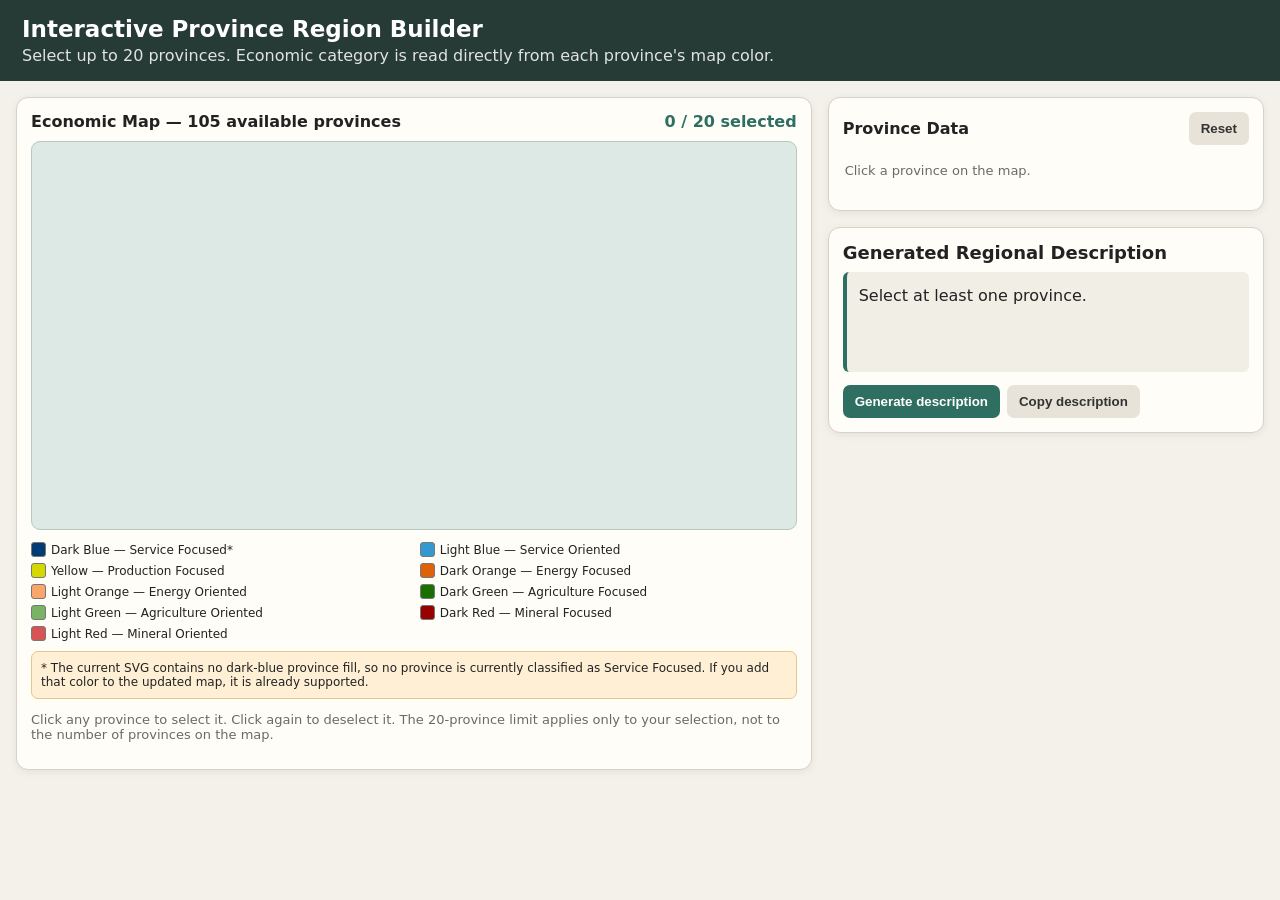
<file: province_region_builder_economic_map.html>
<!doctype html>
<html lang="en"><head><meta charset="utf-8"><meta name="viewport" content="width=device-width,initial-scale=1">
<title>Province Region Builder</title>
<style>
*{box-sizing:border-box}body{margin:0;background:#f4f1ea;color:#222;font-family:system-ui,-apple-system,Segoe UI,sans-serif}
header{background:#263b36;color:#fff;padding:16px 22px}header h1{margin:0 0 4px;font-size:23px}header p{margin:0;opacity:.86}
.app{max-width:1550px;margin:auto;padding:16px;display:grid;grid-template-columns:minmax(520px,1.55fr) minmax(370px,.85fr);gap:16px}
.panel{background:#fffdf8;border:1px solid #d8d1c5;border-radius:12px;padding:14px;box-shadow:0 2px 9px #0001}
.bar{display:flex;justify-content:space-between;align-items:center;gap:10px}.count{font-weight:800;color:#2f6f62}
.mapbox{margin-top:10px;overflow:auto;background:#dce9e5;border-radius:9px;border:1px solid #b8c8c1;padding:5px}
svg{display:block;width:100%;min-width:650px;height:auto}.province{stroke:#222;stroke-width:1.1;cursor:pointer}.province:hover{stroke:#fff;stroke-width:2.5;filter:brightness(.9)}.province.selected{stroke:#fff;stroke-width:3.5;filter:brightness(.82) saturate(1.2)}
.legend{display:grid;grid-template-columns:1fr 1fr;gap:6px 12px;margin-top:12px;font-size:12px}.swatch{display:inline-block;width:15px;height:15px;border:1px solid #777;vertical-align:-3px;margin-right:5px;border-radius:3px}
label{display:block;margin:10px 0 5px;font-size:12px;font-weight:800;text-transform:uppercase;letter-spacing:.04em;color:#59564f}input,select{width:100%;padding:9px;border:1px solid #c8c1b6;border-radius:7px;background:#fff;font:inherit}
.readonly{background:#f1eee6;font-weight:700}.category{padding:10px;border-radius:7px;color:#fff;font-weight:800;margin-bottom:8px}
.resources{display:grid;grid-template-columns:1fr 1fr;gap:5px 10px}.check{display:flex;gap:7px;align-items:center;font-size:13px;font-weight:500;text-transform:none;letter-spacing:0;margin:0;color:#333}.check input{width:auto}
button{border:0;border-radius:7px;padding:9px 12px;font-weight:700;cursor:pointer}.primary{background:#2f6f62;color:white}.secondary{background:#e8e3d9;color:#333}.danger{background:#ead5d0;color:#6d281d}
.actions{display:flex;gap:7px;flex-wrap:wrap;margin-top:13px}.empty,.hint{color:#6d6a63;font-size:13px}.empty{padding:18px 2px}
.output{margin-top:16px}#description{background:#f1eee6;border-left:4px solid #2f6f62;border-radius:6px;padding:12px;line-height:1.55;min-height:100px}
.stats{display:grid;grid-template-columns:1fr 1fr;gap:8px;margin-top:10px}.stat{background:#f7f4ed;border-radius:7px;padding:9px;font-size:13px}.stat b{display:block;font-size:16px;margin-bottom:2px}
.small{font-size:12px;color:#6d6a63}.warning{background:#fff0d5;border:1px solid #e4c78c;border-radius:7px;padding:9px;font-size:12px;margin-top:10px}
@media(max-width:900px){.app{grid-template-columns:1fr}}
</style></head><body>
<header><h1>Interactive Province Region Builder</h1><p>Select up to 20 provinces. Economic category is read directly from each province's map color.</p></header>
<main class="app">
<section class="panel">
<div class="bar"><strong>Economic Map — 105 available provinces</strong><span class="count" id="count">0 / 20 selected</span></div>
<div class="mapbox"><svg id="map" viewBox="0 0 1917.7 958.85"></svg></div>
<div class="legend">
<div><i class="swatch" style="background:#003b73"></i>Dark Blue — Service Focused*</div>
<div><i class="swatch" style="background:#3599d1"></i>Light Blue — Service Oriented</div>
<div><i class="swatch" style="background:#d3d800"></i>Yellow — Production Focused</div>
<div><i class="swatch" style="background:#df6108"></i>Dark Orange — Energy Focused</div>
<div><i class="swatch" style="background:#faa569"></i>Light Orange — Energy Oriented</div>
<div><i class="swatch" style="background:#1b6e00"></i>Dark Green — Agriculture Focused</div>
<div><i class="swatch" style="background:#78b464"></i>Light Green — Agriculture Oriented</div>
<div><i class="swatch" style="background:#980000"></i>Dark Red — Mineral Focused</div>
<div><i class="swatch" style="background:#d85454"></i>Light Red — Mineral Oriented</div>
</div>
<div class="warning">* The current SVG contains no dark-blue province fill, so no province is currently classified as Service Focused. If you add that color to the updated map, it is already supported.</div>
<p class="hint">Click any province to select it. Click again to deselect it. The 20-province limit applies only to your selection, not to the number of provinces on the map.</p>
</section>
<section>
<div class="panel"><div class="bar"><strong>Province Data</strong><button class="secondary" id="reset">Reset</button></div><div id="editor" class="empty">Click a province on the map.</div></div>
<div class="panel output"><h2 style="margin:0 0 9px;font-size:18px">Generated Regional Description</h2><div id="description">Select at least one province.</div><div id="stats"></div>
<div class="actions"><button class="primary" id="generate">Generate description</button><button class="secondary" id="copy">Copy description</button></div></div>
</section></main>
<script>
const GEO={"type":"FeatureCollection","properties":{"source":"Test(1).svg","coordinate_system":"SVG viewBox coordinates","province_count":105},"features":[{"type":"Feature","properties":{"id":"P001","name":"Province 001","economic_category":"Energy Oriented","economic_group":"Energy","economic_intensity":"Oriented","original_svg_id":"path222","original_fill":"#faa569"},"geometry":{"type":"Polygon","coordinates":[[[-2345.35945,753.7553],[-2347.03811,753.7302999999999],[-2348.0964400000003,753.1034999999999],[-2349.15478,752.4767999999999],[-2350.94434,752.3001999999999],[-2352.73391,752.1235999999999],[-2352.89404,751.4856],[-2353.0541700000003,750.8476],[-2354.50216,749.6680000000001],[-2355.9501600000003,748.4885000000002],[-2357.18268,748.4785000000002],[-2358.41519,748.4685000000002],[-2359.07665,748.0903000000001],[-2359.7381100000002,747.7122000000002],[-2360.5989600000003,747.7022000000002],[-2361.45982,747.6922000000002],[-2362.4471300000005,748.2213000000002],[-2363.43444,748.7505000000001],[-2363.83523,748.7405000000001],[-2364.23603,748.7305000000001],[-2364.7496200000005,748.3420000000001],[-2365.26321,747.9535000000001],[-2365.7486000000004,747.9535000000001],[-2366.2339900000006,747.9535000000001],[-2365.8159800000003,747.1452000000002],[-2365.3979800000006,746.3369000000002],[-2364.5524200000004,745.4664000000002],[-2363.7068600000002,744.5959000000003],[-2362.5559100000005,744.1496000000002],[-2361.4049600000008,743.7033000000001],[-2360.4801200000006,743.0749000000001],[-2359.5552700000007,742.4464],[-2359.1836700000003,741.7301],[-2358.812070000001,741.0138999999999],[-2358.812070000001,740.2861],[-2358.812070000001,739.5581999999999],[-2358.3105900000005,738.9271999999999],[-2357.8091000000004,738.2961999999998],[-2357.0354100000004,737.8464999999999],[-2356.2617200000004,737.3966999999998],[-2355.4886200000005,737.7977999999998],[-2354.7155300000004,738.1988999999999],[-2353.8740100000005,738.0409999999999],[-2353.0325000000007,737.8831],[-2352.8639600000006,738.1558],[-2352.695420000001,738.4285],[-2351.824690000001,738.4285],[-2350.9539600000007,738.4285],[-2349.803100000001,737.5949],[-2348.6522300000006,736.7612000000001],[-2348.534560000001,737.1142000000002],[-2348.416890000001,737.4672000000003],[-2347.5004800000006,738.3067000000003],[-2346.5840800000005,739.1463000000003],[-2346.361410000001,740.1765000000003],[-2346.138750000001,741.2067000000002],[-2345.838440000001,742.5296000000001],[-2345.538130000001,743.8525],[-2345.2464100000007,745.031],[-2344.9547000000007,746.2095999999999],[-2344.060720000001,747.1990999999998],[-2343.1667400000006,748.1885999999997],[-2342.261380000001,748.4873999999998],[-2341.3560200000006,748.7861999999998],[-2340.580500000001,749.7269999999999],[-2339.8049700000006,750.6678999999999],[-2339.935740000001,751.0086999999999],[-2340.0665100000006,751.3494999999998],[-2341.8736500000005,752.5618999999997],[-2343.680790000001,753.7743999999998],[610.16935,-1617.8238],[-2345.35945,753.7553]]]}},{"type":"Feature","properties":{"id":"P002","name":"Province 002","economic_category":"Energy Oriented","economic_group":"Energy","economic_intensity":"Oriented","original_svg_id":"path221","original_fill":"#faa569"},"geometry":{"type":"Polygon","coordinates":[[[-2283.20503,914.2417],[-2283.66571,914.4372000000001],[-2284.19722,913.1972000000001],[-2284.7287300000003,911.9572000000001],[-2284.7287300000003,911.5823],[-2284.7287300000003,911.2074],[-2286.7167,911.2074],[-2288.7046600000003,911.2074],[-2289.2861500000004,910.8766],[-2289.8676400000004,910.5459000000001],[-2290.2275000000004,910.2152000000001],[-2290.5873600000004,909.8844000000001],[-2290.9927900000002,909.8844000000001],[-2291.3982200000005,909.8844000000001],[-2293.2086500000005,908.9331000000002],[-2295.0190800000005,907.9817000000003],[-2296.4884900000006,908.1393000000003],[-2297.9579000000003,908.2969000000003],[-2299.3646800000006,908.4509000000003],[-2300.7714600000004,908.6049000000003],[-2301.6797800000004,908.0562000000002],[-2302.5881100000006,907.5075000000002],[-2303.24956,907.1898000000001],[-2303.9110200000005,906.8721],[-2304.3681600000004,906.3278],[-2304.8253000000004,905.7834],[-2304.8313000000003,905.3561],[-2304.8373,904.9286999999999],[-2305.3806600000003,904.2379999999998],[-2305.9240200000004,903.5471999999997],[-2306.9681600000004,903.2342999999998],[-2308.0123000000003,902.9214999999999],[-2308.0123000000003,902.1822],[-2308.0123000000003,901.443],[-2306.6893800000003,900.1201000000001],[-2305.3664700000004,898.7971],[-2305.3664700000004,898.4138],[-2305.3664700000004,898.0305000000001],[-2304.3742800000005,897.4478000000001],[-2303.38209,896.8652000000002],[-2303.1705100000004,896.4956000000002],[-2302.95892,896.1261000000002],[-2300.09054,896.1261000000002],[-2297.2221600000003,896.1261000000002],[-2295.9365000000003,895.2113000000002],[-2294.6508400000002,894.2966000000001],[-2293.4930400000003,893.6238000000001],[-2292.33523,892.9511],[-2292.11108,892.9511],[-2291.8869200000004,892.9511],[-2290.75534,892.3219999999999],[-2289.6237600000004,891.6928999999998],[-2289.2977400000004,891.0389999999998],[-2288.9717200000005,890.3851999999997],[-2286.5849900000003,890.2157999999997],[-2284.1982500000004,890.0463999999997],[-2283.0745400000005,889.3424999999997],[-2281.9508400000004,888.6386999999997],[-2281.8185500000004,888.4724999999999],[-2281.6862600000004,888.3063999999999],[-2278.2786400000005,888.3063999999999],[-2274.8710200000005,888.3063999999999],[-2274.24506,887.5239999999999],[-2273.61909,886.7416999999998],[-2273.6180900000004,886.4392999999998],[-2273.6170900000006,886.1368999999997],[-2273.1540700000005,885.9465999999998],[-2272.6910500000004,885.7563999999998],[-2269.51605,885.6208999999997],[-2266.3410500000005,885.4852999999996],[-2266.0502300000003,885.2542999999996],[-2265.7594000000004,885.0232999999996],[-2260.31426,885.3024999999996],[-2254.8691200000003,885.5815999999995],[-2253.8318400000003,885.3021999999996],[-2252.7945600000003,885.0228999999997],[-2251.96104,884.2263999999998],[-2251.1275100000003,883.4297999999999],[-2251.1275100000003,883.1885],[-2251.1275100000003,882.9473],[-2250.2676100000003,882.7723000000001],[-2249.40772,882.5972000000002],[-2248.48167,882.3164000000002],[-2247.5556300000003,882.0357000000001],[-2246.6295900000005,881.7113000000002],[-2245.70355,881.3870000000002],[-2244.3806300000006,881.2012000000002],[-2243.0577200000007,881.0155000000002],[-2241.99938,880.3292000000001],[-2240.9410500000004,879.6429],[-2240.57574,879.1294],[-2240.2104300000005,878.616],[-2239.32747,878.2471],[-2238.4445000000005,877.8782000000001],[-2236.3588200000004,877.8782000000001],[-2234.2731400000002,877.8782000000001],[-2233.46637,877.5969],[-2232.65961,877.3157000000001],[-2230.8007500000003,878.2518],[-2228.9418800000003,879.1878999999999],[-2228.7742900000003,879.4590999999998],[-2228.60669,879.7301999999997],[-2228.1123500000003,879.7301999999997],[-2227.6180000000004,879.7301999999997],[-2227.0536300000003,880.4476999999997],[-2226.4892600000003,881.1651999999997],[-2226.18401,882.3064999999997],[-2225.87875,883.4477999999997],[-2225.20782,883.8788999999997],[-2224.53688,884.3098999999997],[-2223.07585,885.8564999999996],[-2221.61482,887.4031999999997],[-2220.64385,887.4031999999997],[-2219.67288,887.4031999999997],[-2218.19501,888.6963999999998],[-2216.71713,889.9896999999999],[-2215.96939,891.0114999999998],[-2215.2216399999998,892.0333999999998],[-2214.6537399999997,892.5373999999997],[-2214.0858399999997,893.0413999999996],[-2214.0858399999997,893.5469999999996],[-2214.0858399999997,894.0524999999996],[-2213.82787,894.5345999999995],[-2213.5698899999998,895.0165999999995],[-2214.7709,895.3189999999995],[-2215.97191,895.6213999999995],[-2217.71689,895.1837999999996],[-2219.46187,894.7461999999996],[-2220.80875,894.8870999999997],[-2222.15563,895.0279999999998],[-2224.23064,896.1103999999998],[-2226.3056400000005,897.1926999999998],[-2226.92533,897.1926999999998],[-2227.5450800000003,897.1926999999998],[-2228.2899100000004,897.4878999999999],[-2229.03474,897.7830999999999],[-2232.3601400000002,897.7660999999998],[-2235.68554,897.7490999999998],[-2236.4611800000002,898.1518999999998],[-2237.23682,898.5545999999999],[-2240.39121,898.3665999999998],[-2243.5456,898.1785999999997],[-2244.43492,897.2892999999997],[-2245.32425,896.3999999999996],[-2245.64866,896.3999999999996],[-2245.97307,896.3999999999996],[-2246.30354,895.8707999999997],[-2246.6340099999998,895.3416999999997],[-2247.1794099999997,895.3416999999997],[-2247.7248099999997,895.3416999999997],[-2248.87849,894.5478999999998],[-2250.0321599999997,893.7541999999999],[-2251.60583,893.7541999999999],[-2253.17949,893.7541999999999],[-2254.20399,894.1732999999999],[-2255.22849,894.5925],[-2256.66028,895.2836],[-2258.0920699999997,895.9747],[-2259.5490499999996,897.3525999999999],[-2261.00603,898.7303999999999],[-2263.10068,899.0562],[-2265.1953399999998,899.3821],[-2266.98002,900.9334000000001],[-2268.7646999999997,902.4846000000002],[-2269.09438,903.0803000000003],[-2269.42406,903.6760000000004],[-2270.39606,904.3131000000003],[-2271.36807,904.9501000000002],[-2273.22016,906.0037000000002],[-2275.07224,907.0572000000002],[-2276.4761,908.4093000000003],[-2277.8799599999998,909.7615000000003],[-2279.4505799999997,911.5940000000003],[-2281.0211999999997,913.4266000000002],[-2281.88318,913.7411000000002],[-2282.74516,914.0556000000001],[672.32377,-1457.3374],[-2283.20503,914.2417]]]}},{"type":"Feature","properties":{"id":"P003","name":"Province 003","economic_category":"Energy Oriented","economic_group":"Energy","economic_intensity":"Oriented","original_svg_id":"path220","original_fill":"#faa569"},"geometry":{"type":"Polygon","coordinates":[[[-2289.10541,949.5635],[-2289.38105,949.5735],[-2290.52263,948.4104],[-2291.66421,947.2472],[-2292.4298,947.0941],[-2293.1953999999996,946.9409],[-2293.1953999999996,946.0581999999999],[-2293.1953999999996,945.1753999999999],[-2292.73238,944.6624999999999],[-2292.26936,944.1496],[-2291.7401899999995,943.1433999999999],[-2291.2110199999997,942.1371999999999],[-2290.4834199999996,941.4876999999999],[-2289.7558099999997,940.8381999999999],[-2289.7558099999997,936.6688999999999],[-2289.7558099999997,932.4996999999998],[-2289.2203099999997,931.5777999999998],[-2288.6848099999997,930.6557999999998],[-2288.05572,929.3328999999999],[-2287.42663,928.01],[-2287.2506,926.4993],[-2287.07456,924.9885999999999],[-2286.16623,924.4271999999999],[-2285.2578999999996,923.8657999999998],[-2285.2578999999996,923.5125999999998],[-2285.2578999999996,923.1592999999998],[-2285.02243,923.0712999999998],[-2284.78696,922.9832999999999],[-2283.9641,921.1607999999999],[-2283.14123,919.3382999999999],[-2283.14123,917.3072],[-2283.14123,915.2761],[-2282.20621,914.8302000000001],[-2281.2712,914.3844000000001],[-2280.77931,914.3844000000001],[-2280.28743,914.3844000000001],[-2280.1585999999998,914.0486000000001],[-2280.02978,913.7129],[-2278.65219,912.0643],[-2277.2745999999997,910.4156],[-2276.90062,910.4156],[-2276.52665,910.4156],[-2276.52665,910.0393000000001],[-2276.52665,909.6630000000002],[-2275.26988,908.5858000000003],[-2274.01311,907.5086000000003],[-2273.6823799999997,907.5086000000003],[-2273.3516499999996,907.5086000000003],[-2273.3516499999996,907.2727000000004],[-2273.3516499999996,907.0369000000005],[-2272.2879599999997,906.6113000000005],[-2271.2242699999997,906.1857000000005],[-2271.10122,906.1857000000005],[-2270.97817,906.1857000000005],[-2271.5024599999997,907.0456000000004],[-2272.02675,907.9055000000003],[-2272.0277399999995,909.1298000000004],[-2272.02873,910.3542000000004],[-2271.6453899999997,910.6724000000004],[-2271.26205,910.9905000000003],[-2270.95647,911.9164000000003],[-2270.6508999999996,912.8423000000003],[-2271.0598999999997,915.2687000000003],[-2271.4689,917.6951000000004],[-2271.77009,920.3409000000004],[-2272.07128,922.9867000000004],[-2272.55868,924.8388000000004],[-2273.04609,926.6909000000005],[-2273.34212,928.5430000000006],[-2273.63814,930.3951000000006],[-2274.2225,931.8381000000006],[-2274.8068599999997,933.2811000000006],[-2275.4146899999996,933.9408000000005],[-2276.0225199999995,934.6004000000005],[-2276.9111,936.0696000000005],[-2277.79968,937.5388000000005],[-2278.09636,938.6520000000005],[-2278.39304,939.7652000000005],[-2279.57651,940.6151000000004],[-2280.75998,941.4650000000004],[-2280.75998,941.6622000000004],[-2280.75998,941.8594000000005],[-2282.04815,942.8050000000005],[-2283.3363200000003,943.7506000000005],[-2283.47733,945.0016000000005],[-2283.61834,946.2526000000005],[-2284.23968,946.7922000000005],[-2284.8610200000003,947.3319000000006],[-2285.33014,948.0577000000005],[-2285.7992600000002,948.7836000000004],[-2286.8009300000003,948.7836000000004],[-2287.8025900000002,948.7836000000004],[-2288.3161800000003,949.1721000000005],[-2288.8297700000003,949.5605000000005],[666.42339,-1422.0156],[-2289.10541,949.5635]]]}},{"type":"Feature","properties":{"id":"P004","name":"Province 004","economic_category":"Energy Oriented","economic_group":"Energy","economic_intensity":"Oriented","original_svg_id":"path219","original_fill":"#faa569"},"geometry":{"type":"Polygon","coordinates":[[[-2299.28081,999.954],[-2299.94227,1000.0249999999999],[-2301.5206200000002,999.9190999999998],[-2303.09897,999.8131999999998],[-2303.37271,999.5897999999997],[-2303.64644,999.3662999999997],[-2305.73977,998.6660999999997],[-2307.8331000000003,997.9658999999997],[-2308.6044300000003,997.3168999999998],[-2309.37577,996.6677999999997],[-2310.08298,996.4920999999997],[-2310.79019,996.3163999999997],[-2311.8089200000004,995.4999999999998],[-2312.82765,994.6835999999998],[-2315.26488,994.5446999999999],[-2317.70211,994.4057],[-2318.87422,993.5437],[-2320.0463400000003,992.6816999999999],[-2323.3857100000005,991.6321999999998],[-2326.72508,990.5825999999997],[-2328.31989,990.5825999999997],[-2329.9147000000003,990.5825999999997],[-2331.0680700000003,990.0591999999997],[-2332.2214400000003,989.5358999999996],[-2333.0151900000005,989.5178999999996],[-2333.8089400000003,989.4998999999996],[-2334.5163500000003,989.1810999999996],[-2335.2237600000003,988.8622999999995],[-2336.46698,987.3408999999995],[-2337.71021,985.8195999999994],[-2338.4594400000005,985.8195999999994],[-2339.2086600000002,985.8195999999994],[-2340.1468200000004,984.5908999999995],[-2341.0849800000005,983.3621999999996],[-2341.0849800000005,983.1330999999996],[-2341.0849800000005,982.9039999999995],[-2342.3417600000007,982.3072999999995],[-2343.5985200000005,981.7106999999994],[-2343.5459200000005,981.4500999999993],[-2343.4933200000005,981.1894999999993],[-2342.7522100000006,981.0223999999994],[-2342.0110900000004,980.8551999999993],[-2341.1564600000006,980.4101999999993],[-2340.3018200000006,979.9651999999994],[-2340.1612400000004,979.7376999999994],[-2340.0206500000004,979.5102999999995],[-2339.1648700000005,979.3222999999994],[-2338.3090800000004,979.1343999999995],[-2336.3553200000006,978.1112999999993],[-2334.4015600000007,977.0882999999994],[-2333.8407000000007,977.0762999999995],[-2333.2798400000006,977.0642999999995],[-2332.2215100000003,976.6475999999996],[-2331.1631800000005,976.2308999999996],[-2328.142790000001,976.2868999999996],[-2325.1224000000007,976.3428999999996],[-2322.6424900000006,975.7370999999996],[-2320.1625800000006,975.1312999999996],[-2319.3965800000005,973.7924999999996],[-2318.6305900000007,972.4536999999996],[-2317.8540400000006,972.1605999999995],[-2317.0774800000004,971.8674999999994],[-2316.2065300000004,970.2333999999994],[-2315.3355800000004,968.5992999999994],[-2315.0605200000005,968.8743999999995],[-2314.7854700000007,969.1493999999996],[-2313.9784900000004,969.1393999999996],[-2313.1715100000006,969.1293999999996],[-2312.510050000001,968.7511999999995],[-2311.8485900000005,968.3730999999996],[-2310.9069700000005,968.3630999999996],[-2309.9653600000006,968.3530999999996],[-2309.4517700000006,968.7414999999996],[-2308.9381800000006,969.1299999999997],[-2308.1070900000004,969.1399999999996],[-2307.2760000000007,969.1499999999996],[-2305.9960400000004,968.0922999999996],[-2304.7160800000006,967.0345999999995],[-2303.8141200000005,966.8653999999995],[-2302.9121600000008,966.6961999999994],[-2301.1793000000007,965.4008999999994],[-2299.4464300000004,964.1054999999994],[-2296.7839700000004,964.1804999999995],[-2294.1215100000004,964.2554999999995],[-2294.1948100000004,965.0492999999994],[-2294.2681100000004,965.8429999999994],[-2294.8252200000006,967.4304999999995],[-2295.3823400000006,969.0179999999996],[-2295.8728100000008,969.4543999999996],[-2296.3632700000007,969.8907999999997],[-2296.603620000001,970.5229999999997],[-2296.8439600000006,971.1550999999997],[-2297.0351500000006,973.1953999999996],[-2297.2263500000004,975.2356999999995],[-2296.9629400000003,975.2356999999995],[-2296.6995300000003,975.2356999999995],[-2296.09972,976.8893999999996],[-2295.4999100000005,978.5429999999997],[-2294.4619900000002,979.5830999999996],[-2293.4240700000005,980.6231999999995],[-2293.02653,981.3918999999996],[-2292.6289800000004,982.1606999999997],[-2292.38844,984.3205999999998],[-2292.1479000000004,986.4804999999999],[-2291.9840900000004,987.9357],[-2291.8202800000004,989.3909000000001],[-2292.09267,991.7940000000001],[-2292.3650500000003,994.1971000000001],[-2293.8385700000003,996.3986],[-2295.3120900000004,998.6000999999999],[-2295.3120900000004,999.0545999999999],[-2295.3120900000004,999.509],[-2296.96574,999.6958],[-2298.6193900000003,999.8824999999999],[656.24799,-1371.6251],[-2299.28081,999.954]]]}},{"type":"Feature","properties":{"id":"P005","name":"Province 005","economic_category":"Energy Oriented","economic_group":"Energy","economic_intensity":"Oriented","original_svg_id":"path218","original_fill":"#faa569"},"geometry":{"type":"Polygon","coordinates":[[[-2361.18652,1026.5656999999999],[-2361.42667,1026.5656999999999],[-2361.59019,1026.3011],[-2361.75371,1026.0365],[-2362.67069,1026.0365],[-2363.58766,1026.0365],[-2363.82938,1025.4008],[-2364.07109,1024.7649999999999],[-2364.352,1024.5913999999998],[-2364.6328999999996,1024.4177999999997],[-2364.6328999999996,1024.0237999999997],[-2364.6328999999996,1023.6296999999997],[-2365.17928,1022.5179999999998],[-2365.72567,1021.4062999999999],[-2366.08882,1020.348],[-2366.45198,1019.2897],[-2366.63651,1017.5699],[-2366.82104,1015.8500999999999],[-2367.31985,1014.8579],[-2367.81866,1013.8657000000001],[-2368.047,1013.8657000000001],[-2368.27535,1013.8657000000001],[-2368.39997,1013.3892000000001],[-2368.52458,1012.9126000000001],[-2369.91642,1012.4631000000002],[-2371.30825,1012.0136000000002],[-2372.17151,1012.0136000000002],[-2373.0347699999998,1012.0136000000002],[-2373.36415,1011.6167000000003],[-2373.69353,1011.2199000000003],[-2374.52837,1011.2199000000003],[-2375.3632199999997,1011.2199000000003],[-2375.8163,1010.6907000000003],[-2376.26939,1010.1615000000004],[-2376.9178199999997,1010.1615000000004],[-2377.56625,1010.1615000000004],[-2377.7297799999997,1009.8969000000004],[-2377.8932999999997,1009.6324000000004],[-2379.0359099999996,1009.6324000000004],[-2380.1785299999997,1009.6324000000004],[-2380.5078999999996,1009.2355000000005],[-2380.8372799999997,1008.8386000000005],[-2381.58141,1008.8386000000005],[-2382.32554,1008.8386000000005],[-2383.00422,1009.0966000000005],[-2383.6829,1009.3547000000005],[-2383.6829,1008.9644000000005],[-2383.6829,1008.5740000000005],[-2383.9166299999997,1008.5740000000005],[-2384.15035,1008.5740000000005],[-2384.2972099999997,1008.0124000000005],[-2384.4440699999996,1007.4509000000005],[-2385.2674799999995,1007.5717000000004],[-2386.0908899999995,1007.6926000000003],[-2386.6006099999995,1006.5736000000004],[-2387.1103399999997,1005.4547000000005],[-2388.4776899999997,1005.1267000000005],[-2389.8450399999997,1004.7987000000005],[-2390.53428,1004.4390000000005],[-2391.2235299999998,1004.0794000000005],[-2391.55426,1004.0794000000005],[-2391.8849899999996,1004.0794000000005],[-2391.8849899999996,1003.5826000000006],[-2391.8849899999996,1003.0859000000007],[-2391.55426,1002.8332000000007],[-2391.2235299999998,1002.5806000000007],[-2390.29749,1002.2221000000006],[-2389.37144,1001.8637000000006],[-2388.45126,1001.1195000000005],[-2387.5310799999997,1000.3752000000004],[-2386.38235,1000.3752000000004],[-2385.23362,1000.3752000000004],[-2383.33378,999.6055000000003],[-2381.43394,998.8358000000003],[-2381.0511699999997,998.7283000000002],[-2380.6683999999996,998.6208000000001],[-2379.3878799999993,1000.1595000000002],[-2378.1073599999995,1001.6982000000003],[-2377.1680499999993,1001.6982000000003],[-2376.22873,1001.6982000000003],[-2374.8331699999994,1003.1276000000003],[-2373.4376099999995,1004.5570000000002],[-2372.6071299999994,1004.9865000000002],[-2371.77665,1005.4159000000002],[-2371.77665,1005.7404000000001],[-2371.77665,1006.0649000000001],[-2370.6067599999997,1007.3211000000001],[-2369.43686,1008.5773000000002],[-2368.1135199999994,1008.5773000000002],[-2366.7901699999993,1008.5773000000002],[-2366.0040699999995,1009.2388000000001],[-2365.2179699999997,1009.9002],[-2364.9578299999994,1009.9002],[-2364.6976899999995,1009.9002],[-2364.3625999999995,1010.3040000000001],[-2364.0275099999994,1010.7078000000001],[-2362.5442699999994,1010.6718000000001],[-2361.0610299999994,1010.6358],[-2360.395839999999,1010.9957999999999],[-2359.7306599999993,1011.3557999999998],[-2358.8083399999996,1012.0046999999997],[-2357.886029999999,1012.6535999999996],[-2357.4581199999993,1013.1290999999997],[-2357.0302099999994,1013.6046999999996],[-2356.7429599999996,1013.6046999999996],[-2356.4557199999995,1013.6046999999996],[-2355.7894599999995,1013.9082999999996],[-2355.1232099999993,1014.2117999999996],[-2354.8749399999992,1015.0327999999995],[-2354.626669999999,1015.8536999999994],[-2354.4766899999995,1017.2949999999994],[-2354.3267099999994,1018.7362999999993],[-2354.6859599999993,1019.1470999999995],[-2355.045219999999,1019.5577999999994],[-2355.164639999999,1021.0811999999994],[-2355.2840699999992,1022.6045999999994],[-2355.852939999999,1023.2101999999995],[-2356.421809999999,1023.8156999999994],[-2357.8044999999993,1024.3128999999994],[-2359.187179999999,1024.8100999999995],[-2360.066779999999,1025.6896999999994],[-2360.946369999999,1026.5692999999994],[594.34228,-1345.0134],[-2361.18652,1026.5656999999999]]]}},{"type":"Feature","properties":{"id":"P006","name":"Province 006","economic_category":"Energy Oriented","economic_group":"Energy","economic_intensity":"Oriented","original_svg_id":"path749590","original_fill":"#faa569"},"geometry":{"type":"Polygon","coordinates":[[[-2329.89417,1052.1949],[-2333.27977,1052.1598999999999],[-2334.6026899999997,1051.6777],[-2335.92561,1051.1955],[-2337.6454,1051.1815000000001],[-2339.36519,1051.1675000000002],[-2340.46631,1050.1144000000002],[-2341.56743,1049.0612],[-2342.24466,1048.8038000000001],[-2342.9219,1048.5463000000002],[-2343.7258899999997,1047.1217000000001],[-2344.52989,1045.6971],[-2345.51941,1044.7630000000001],[-2346.5089399999997,1043.8288000000002],[-2346.95966,1043.0031000000001],[-2347.4103699999996,1042.1774],[-2348.56299,1042.1774],[-2349.7156099999997,1042.1774],[-2351.6033399999997,1040.3523],[-2353.49106,1038.5271],[-2353.8288399999997,1038.4145],[-2354.1666199999995,1038.3019000000002],[-2354.7033999999994,1037.2818000000002],[-2355.2401899999995,1036.2617000000002],[-2356.7270299999996,1035.7694000000004],[-2358.21386,1035.2772000000004],[-2358.37716,1034.0858000000005],[-2358.5404499999995,1032.8945000000006],[-2359.47001,1031.6771000000006],[-2360.3995699999996,1030.4597000000006],[-2360.3995699999996,1029.5889000000006],[-2360.3995699999996,1028.7181000000007],[-2360.6575999999995,1028.0394000000008],[-2360.9156399999997,1027.3607000000009],[-2360.54681,1027.3607000000009],[-2360.17798,1027.3607000000009],[-2359.32496,1026.456400000001],[-2358.47194,1025.552000000001],[-2356.93873,1024.993000000001],[-2355.40552,1024.434000000001],[-2354.8598299999994,1023.5510000000011],[-2354.3141499999997,1022.668100000001],[-2354.3141499999997,1021.4782000000009],[-2354.3141499999997,1020.2884000000008],[-2353.7481099999995,1019.5688000000009],[-2353.1820799999996,1018.849200000001],[-2353.52614,1017.4149000000011],[-2353.8702099999996,1015.9807000000012],[-2353.76145,1015.8756000000012],[-2353.65269,1015.7705000000012],[-2351.17939,1015.4717000000012],[-2348.70608,1015.1728000000012],[-2347.31123,1016.6245000000013],[-2345.9163799999997,1018.0762000000013],[-2345.6173499999995,1019.2638000000013],[-2345.31832,1020.4513000000013],[-2345.31832,1021.2409000000014],[-2345.31832,1022.0306000000014],[-2344.3612999999996,1022.8194000000015],[-2343.4042799999997,1023.6083000000015],[-2341.8006399999995,1024.1930000000016],[-2340.19701,1024.7777000000017],[-2338.79168,1026.2520000000018],[-2337.3863399999996,1027.7263000000019],[-2336.1721099999995,1030.1894000000018],[-2334.9578799999995,1032.6524000000018],[-2334.6479899999995,1032.6531000000018],[-2334.3381099999997,1032.6538000000019],[-2332.7653999999993,1033.6021000000019],[-2331.1926999999996,1034.550400000002],[-2330.2518599999994,1034.397900000002],[-2329.3110199999996,1034.245300000002],[-2328.1921299999995,1034.0765000000022],[-2327.0732299999995,1033.9078000000022],[-2325.6127699999997,1034.6223000000023],[-2324.1522999999997,1035.3369000000023],[-2322.6306199999995,1036.9351000000022],[-2321.1089399999996,1038.5334000000023],[-2321.18574,1038.9664000000023],[-2321.2625399999997,1039.3993000000023],[-2322.2765899999995,1040.3253000000022],[-2323.29065,1041.2514000000021],[-2323.4494499999996,1043.0680000000023],[-2323.6082499999998,1044.8846000000024],[-2324.4090899999997,1046.5285000000024],[-2325.20993,1048.1724000000024],[-2325.2129299999997,1048.8129000000024],[-2325.21593,1049.4535000000024],[-2325.8626299999996,1050.8425000000022],[-2326.5093399999996,1052.2316000000023],[625.63463,-1319.3842],[-2329.89417,1052.1949]]]}},{"type":"Feature","properties":{"id":"P007","name":"Province 007","economic_category":"Production Focused","economic_group":"Production","economic_intensity":"Focused","original_svg_id":"path247","original_fill":"#d3d800"},"geometry":{"type":"Polygon","coordinates":[[[-2366.99958,746.9010999999998],[-2367.21394,746.9010999999998],[-2367.53522,746.5139999999999],[-2367.85651,746.1269],[-2367.84951,744.3312000000001],[-2367.8425100000004,742.5355000000002],[-2367.50245,741.6756000000003],[-2367.1624,740.8157000000003],[-2366.54156,740.8157000000003],[-2365.9207100000003,740.8157000000003],[-2365.42505,740.5504000000003],[-2364.92938,740.2851000000003],[-2364.74377,739.0474000000004],[-2364.55816,737.8097000000005],[-2365.27158,737.1960000000004],[-2365.9850100000003,736.5824000000005],[-2366.71087,736.5824000000005],[-2367.43674,736.5824000000005],[-2367.32863,735.6563000000006],[-2367.22052,734.7303000000006],[-2366.07446,734.7303000000006],[-2364.92839,734.7303000000006],[-2364.7988100000002,734.5206000000005],[-2364.6692199999998,734.3109000000004],[-2362.8334999999997,734.5647000000004],[-2360.99777,734.8184000000003],[-2359.90953,733.9144000000003],[-2358.82129,733.0105000000003],[-2358.8162899999998,732.5952000000004],[-2358.8112899999996,732.1799000000005],[-2358.2159699999997,731.6691000000005],[-2357.6206599999996,731.1584000000005],[-2356.5623299999997,731.3043000000005],[-2355.5039899999997,731.4501000000005],[-2354.60002,731.8085000000005],[-2353.69605,732.1669000000006],[-2354.21584,732.5887000000007],[-2354.7356299999997,733.0105000000008],[-2355.1715599999998,733.8042000000007],[-2355.60749,734.5980000000006],[-2356.0375299999996,735.5662000000007],[-2356.4675799999995,736.5344000000007],[-2357.0763399999996,736.6872000000008],[-2357.6850999999997,736.8400000000008],[-2358.6450699999996,737.9026000000008],[-2359.6050399999995,738.9651000000008],[-2359.6060199999997,739.6920000000007],[-2359.6070099999997,740.4188000000006],[-2360.14247,741.2971000000007],[-2360.6779399999996,742.1753000000008],[-2362.58888,743.0574000000008],[-2364.4998299999997,743.9395000000009],[-2365.4800799999994,744.9097000000008],[-2366.4603399999996,745.8799000000008],[-2366.6223899999995,746.3905000000009],[-2366.7844399999994,746.901100000001],[588.52922,-1624.678],[-2366.99958,746.9010999999998]]]}},{"type":"Feature","properties":{"id":"P008","name":"Province 008","economic_category":"Production Focused","economic_group":"Production","economic_intensity":"Focused","original_svg_id":"path246","original_fill":"#d3d800"},"geometry":{"type":"Polygon","coordinates":[[[-2332.1792,753.3355999999999],[-2332.48603,753.7203999999999],[-2333.45767,752.7582],[-2334.42931,751.7959000000001],[-2335.28239,751.0683000000001],[-2336.13546,750.3407000000002],[-2337.3634,750.3407000000002],[-2338.59133,750.3407000000002],[-2339.8943600000002,749.0178000000003],[-2341.19738,747.6949000000004],[-2341.64939,747.6949000000004],[-2342.1014,747.6949000000004],[-2343.13708,746.6695000000004],[-2344.17276,745.6441000000004],[-2344.45383,744.4867000000004],[-2344.7349099999997,743.3292000000004],[-2345.20399,741.2126000000003],[-2345.6730599999996,739.0959000000003],[-2345.92832,738.5667000000003],[-2346.1835899999996,738.0376000000003],[-2347.0738699999997,737.2081000000003],[-2347.96415,736.3787000000002],[-2347.96415,736.0084000000002],[-2347.96415,735.6381000000001],[-2347.1957199999997,735.1842000000001],[-2346.4273,734.7303000000002],[-2346.0578499999997,734.7303000000002],[-2345.6883999999995,734.7303000000002],[-2344.9762599999995,734.3995000000002],[-2344.2641099999996,734.0688000000002],[-2344.2621099999997,733.7664000000002],[-2344.2601099999997,733.4640000000002],[-2343.8415999999997,733.3034000000002],[-2343.42308,733.1428000000003],[-2343.09032,733.1428000000003],[-2342.75755,733.1428000000003],[-2342.4505,733.8167000000003],[-2342.14344,734.4906000000003],[-2342.13744,735.2057000000002],[-2342.13144,735.9209000000003],[-2341.67431,736.4778000000003],[-2341.21717,737.0348000000004],[-2340.7661,737.1926000000003],[-2340.31504,737.3503000000003],[-2339.8210200000003,738.3554000000004],[-2339.327,739.3605000000005],[-2339.43159,739.8235000000004],[-2339.53618,740.2865000000004],[-2339.7722400000002,740.2865000000004],[-2340.0083,740.2865000000004],[-2340.81117,741.0714000000005],[-2341.61404,741.8562000000004],[-2341.61404,742.7911000000004],[-2341.61404,743.7261000000003],[-2340.96573,743.7261000000003],[-2340.31742,743.7261000000003],[-2340.10584,744.0844000000004],[-2339.89425,744.4426000000003],[-2339.31633,744.7458000000004],[-2338.73842,745.0490000000004],[-2337.1745300000002,745.0490000000004],[-2335.61064,745.0490000000004],[-2335.10732,745.6052000000004],[-2334.604,746.1613000000004],[-2333.49583,746.0094000000004],[-2332.38765,745.8576000000003],[-2331.86718,746.7101000000002],[-2331.34671,747.5626000000002],[-2331.07363,748.5697000000002],[-2330.80055,749.5768000000003],[-2331.1564599999997,749.7133000000003],[-2331.51237,749.8499000000004],[-2331.6923199999997,751.4003000000005],[-2331.87227,752.9508000000005],[623.3496,-1618.2435],[-2332.1792,753.3355999999999]]]}},{"type":"Feature","properties":{"id":"P009","name":"Province 009","economic_category":"Production Focused","economic_group":"Production","economic_intensity":"Focused","original_svg_id":"path244","original_fill":"#d3d800"},"geometry":{"type":"Polygon","coordinates":[[[-2419.6971000000003,755.8969],[-2419.93082,755.8969],[-2419.93082,755.3678],[-2419.93082,754.8386],[-2419.5587100000002,754.8386],[-2419.1866099999997,754.8386],[-2419.32499,755.3678],[-2419.46337,755.8969],[535.8317,-1615.6822],[-2419.6971000000003,755.8969]]]}},{"type":"Feature","properties":{"id":"P010","name":"Province 010","economic_category":"Production Focused","economic_group":"Production","economic_intensity":"Focused","original_svg_id":"path243","original_fill":"#d3d800"},"geometry":{"type":"Polygon","coordinates":[[[-2329.75059,758.1292999999998],[-2330.9839,758.3035999999997],[-2331.11669,758.0886999999998],[-2331.24948,757.8738999999998],[-2331.54936,756.2200999999998],[-2331.8492300000003,754.5663999999997],[-2331.44002,753.9821999999997],[-2331.03082,753.3978999999997],[-2331.03082,752.9462999999996],[-2331.03082,752.4945999999995],[-2329.77405,753.1900999999996],[-2328.5172700000003,753.8855999999996],[-2328.42907,754.0974999999996],[-2328.34087,754.3093999999996],[-2327.48158,754.3093999999996],[-2326.6223,754.3093999999996],[-2326.25639,753.5817999999997],[-2325.8904899999998,752.8541999999998],[-2325.39992,752.1265999999998],[-2324.90935,751.3989999999999],[-2323.93518,751.3989999999999],[-2322.961,751.3989999999999],[-2322.67119,751.2045999999998],[-2322.38137,751.0101999999997],[-2322.23524,750.0823999999998],[-2322.0891,749.1544999999999],[-2321.6027400000003,748.0318],[-2321.11638,746.9092],[-2320.2527600000003,746.9092],[-2319.38913,746.9092],[-2319.38913,748.3203000000001],[-2319.38913,749.7314000000001],[-2319.20899,749.9116000000001],[-2319.02885,750.0917000000002],[-2318.99205,751.4770000000001],[-2318.95525,752.8623],[-2319.20669,753.3915],[-2319.45814,753.9206999999999],[-2320.65962,754.9938999999999],[-2321.86111,756.0672],[-2323.01135,755.6886],[-2324.16159,755.3099],[-2325.4134000000004,755.6558],[-2326.66521,756.0016],[-2327.59125,756.9824000000001],[-2328.51729,757.9631000000002],[625.77821,-1613.4498],[-2329.75059,758.1292999999998]]]}},{"type":"Feature","properties":{"id":"P011","name":"Province 011","economic_category":"Production Focused","economic_group":"Production","economic_intensity":"Focused","original_svg_id":"path242","original_fill":"#d3d800"},"geometry":{"type":"Polygon","coordinates":[[[-2406.35855,758.0132999999998],[-2406.58901,758.9390999999998],[-2406.79562,758.6047999999998],[-2407.00224,758.2704999999999],[-2409.43566,758.3404999999998],[-2411.8690699999997,758.4104999999997],[-2412.98953,757.2212999999997],[-2414.10999,756.0320999999997],[-2414.10999,755.7123999999997],[-2414.10999,755.3925999999997],[-2415.10217,755.1170999999997],[-2416.09436,754.8415999999997],[-2417.52443,754.8415999999997],[-2418.9545,754.8415999999997],[-2418.48899,754.3271999999997],[-2418.02348,753.8127999999997],[-2417.45579,753.7317999999998],[-2416.88811,753.6507999999999],[-2416.09436,752.4351999999999],[-2415.30061,751.2196999999999],[-2414.50686,750.7504999999999],[-2413.7131099999997,750.2811999999999],[-2412.65478,750.2022],[-2411.59644,750.1232],[-2409.66707,749.7978],[-2407.7376999999997,749.4724000000001],[-2407.14695,749.7886000000001],[-2406.5562,750.1048000000001],[-2406.23074,751.4749000000002],[-2405.90527,752.8450000000003],[-2405.23398,753.4675000000002],[-2404.5626899999997,754.0899000000002],[-2404.73368,754.6642000000002],[-2404.90467,755.2385000000002],[-2405.34014,755.8709000000001],[-2405.7756099999997,756.5033000000001],[-2405.95185,756.7969],[-2406.12809,757.0906],[549.17025,-1613.5658],[-2406.35855,758.0132999999998]]]}},{"type":"Feature","properties":{"id":"P012","name":"Province 012","economic_category":"Production Focused","economic_group":"Production","economic_intensity":"Focused","original_svg_id":"path241","original_fill":"#d3d800"},"geometry":{"type":"Polygon","coordinates":[[[-2298.88394,774.0583999999999],[-2299.14852,774.1373999999998],[-2300.2068600000002,773.3273999999999],[-2301.26519,772.5174],[-2303.20599,772.6868999999999],[-2305.14679,772.8562999999999],[-2306.03249,771.9171999999999],[-2306.9182,770.9780999999998],[-2307.32402,770.9780999999998],[-2307.72984,770.9780999999998],[-2308.65588,770.0519999999999],[-2309.58193,769.126],[-2309.85533,769.126],[-2310.12873,769.126],[-2310.12873,768.2156],[-2310.12873,767.3052],[-2310.39332,767.1415999999999],[-2310.6579,766.9780999999998],[-2310.6579,766.3445999999999],[-2310.6579,765.7112],[-2309.46727,765.1845000000001],[-2308.27665,764.6578000000002],[-2308.27665,764.2461000000001],[-2308.27665,763.8343],[-2307.81363,763.8343],[-2307.35061,763.8343],[-2306.58513,763.3296],[-2305.81965,762.825],[-2304.93372,762.9687000000001],[-2304.0477899999996,763.1125000000002],[-2303.64938,762.7818000000002],[-2303.25097,762.4512000000002],[-2303.41374,763.6387000000002],[-2303.57651,764.8263000000002],[-2303.28075,765.0091000000002],[-2302.98498,765.1919000000003],[-2302.98498,765.7004000000002],[-2302.98498,766.2089000000001],[-2302.3150299999998,766.3771000000002],[-2301.64509,766.5452000000002],[-2300.85926,767.6874000000003],[-2300.07343,768.8295000000003],[-2299.61098,768.9788000000003],[-2299.1485199999997,769.1280000000004],[-2298.7424499999997,769.8563000000004],[-2298.33639,770.5846000000004],[-2298.4778699999997,772.2836000000004],[-2298.6193599999997,773.9826000000005],[656.64486,-1597.5207],[-2298.88394,774.0583999999999]]]}},{"type":"Feature","properties":{"id":"P013","name":"Province 013","economic_category":"Production Focused","economic_group":"Production","economic_intensity":"Focused","original_svg_id":"path240","original_fill":"#d3d800"},"geometry":{"type":"Polygon","coordinates":[[[-2333.42853,782.4875999999999],[-2335.56099,782.4875999999999],[-2336.09383,781.9203],[-2336.6266800000003,781.3530000000001],[-2338.03126,781.1775],[-2339.43585,781.002],[-2340.31019,780.3569],[-2341.18452,779.7119],[-2341.79379,778.4539],[-2342.40306,777.1958999999999],[-2342.40506,776.8753999999999],[-2342.40706,776.5547999999999],[-2341.34873,776.2698999999998],[-2340.2904,775.9848999999997],[-2340.2904,775.3864999999996],[-2340.2904,774.7881999999995],[-2339.9729,774.4706999999994],[-2339.6554,774.1531999999993],[-2339.17674,774.1531999999993],[-2338.69808,774.1531999999993],[-2337.8714800000002,773.3631999999993],[-2337.0448800000004,772.5732999999993],[-2336.35253,772.7382999999993],[-2335.66019,772.9032999999993],[-2333.8081,773.3781999999992],[-2331.95602,773.8530999999991],[-2331.26872,774.1888999999992],[-2330.58143,774.5246999999993],[-2330.0867200000002,775.3310999999992],[-2329.5920100000003,776.1375999999991],[-2329.38461,776.6245999999992],[-2329.17721,777.1115999999993],[-2329.70672,777.7846999999992],[-2330.23623,778.4578999999992],[-2330.23623,778.7568999999992],[-2330.23623,779.0557999999992],[-2330.7654,780.0430999999992],[-2331.2945600000003,781.0303999999992],[-2331.2949,781.7589999999991],[-2331.2952400000004,782.487599999999],[622.10027,-1589.0915],[-2333.42853,782.4875999999999]]]}},{"type":"Feature","properties":{"id":"P014","name":"Province 014","economic_category":"Production Focused","economic_group":"Production","economic_intensity":"Focused","original_svg_id":"path239","original_fill":"#d3d800"},"geometry":{"type":"Polygon","coordinates":[[[-2264.71438,835.5364999999999],[-2264.80298,835.5364999999999],[-2265.24731,835.0455999999999],[-2265.6916300000003,834.5545999999999],[-2266.61123,834.0592999999999],[-2267.5308299999997,833.5640999999998],[-2267.5308299999997,833.2720999999999],[-2267.5308299999997,832.9801],[-2268.12614,832.6883],[-2268.7214599999998,832.3965000000001],[-2269.77979,832.0604000000001],[-2270.83812,831.7243000000001],[-2271.0894799999996,831.5138000000002],[-2271.34083,831.3032000000001],[-2271.91698,831.3032000000001],[-2272.49312,831.3032000000001],[-2272.8224999999998,830.9063000000001],[-2273.15188,830.5094000000001],[-2273.50362,830.5094000000001],[-2273.8553599999996,830.5094000000001],[-2274.7815699999996,829.5558000000001],[-2275.70777,828.6021000000001],[-2276.84482,828.7413000000001],[-2277.98188,828.8806000000002],[-2279.4370799999997,829.1658000000002],[-2280.89229,829.4510000000002],[-2281.35531,828.8926000000004],[-2281.81833,828.3342000000005],[-2281.81833,827.5612000000006],[-2281.81833,826.7883000000006],[-2282.2536,825.8046000000006],[-2282.6888599999997,824.8209000000006],[-2282.88237,823.1530000000007],[-2283.0758799999994,821.4850000000008],[-2283.6838499999994,820.8378000000007],[-2284.2918299999997,820.1907000000008],[-2284.84102,820.1907000000008],[-2285.3902099999996,820.1907000000008],[-2286.5096399999993,819.8558000000007],[-2287.6290799999997,819.5209000000007],[-2287.9085399999994,819.2414000000006],[-2288.1879999999996,818.9619000000005],[-2287.9302799999996,818.2841000000005],[-2287.6725699999997,817.6063000000006],[-2287.0678299999995,817.1827000000005],[-2286.4630899999997,816.7591000000004],[-2285.5530299999996,816.7591000000004],[-2284.6429699999994,816.7591000000004],[-2283.1919599999997,816.3017000000004],[-2281.7409499999994,815.8443000000004],[-2280.4839999999995,814.7142000000003],[-2279.2270399999998,813.5841000000003],[-2278.0752899999998,813.5741000000003],[-2276.92354,813.5641000000003],[-2275.8245299999994,813.3103000000003],[-2274.7255199999995,813.0566000000003],[-2273.4432799999995,813.7641000000003],[-2272.1610399999995,814.4717000000003],[-2271.9666599999996,814.7519000000002],[-2271.7722699999995,815.0322000000001],[-2271.7682699999996,815.7733000000001],[-2271.7642699999997,816.5144],[-2270.8810499999995,816.8834999999999],[-2269.9978299999993,817.2524999999998],[-2268.0367799999995,819.2108999999998],[-2266.0757299999996,821.1692999999998],[-2263.7883099999995,821.8857999999998],[-2261.5008899999993,822.6022999999998],[-2261.115639999999,823.0505999999998],[-2260.7303899999993,823.4988999999998],[-2260.1048599999995,824.6381999999999],[-2259.479339999999,825.7774999999999],[-2257.542629999999,826.9532999999999],[-2255.605919999999,828.1290999999999],[-2255.4807199999996,828.1290999999999],[-2255.355519999999,828.1290999999999],[-2254.5640599999992,828.8343],[-2253.7725999999993,829.5395000000001],[-2253.7725999999993,830.1703],[-2253.7725999999993,830.8012000000001],[-2253.3775999999993,831.5651],[-2252.9825999999994,832.3289],[-2253.1413199999993,832.7425000000001],[-2253.3000499999994,833.1562000000001],[-2254.2771599999996,833.1562000000001],[-2255.2542699999995,833.1562000000001],[-2255.5056199999995,832.9124000000002],[-2255.756979999999,832.6687000000002],[-2257.4022799999993,832.1187000000002],[-2259.0475799999995,831.5687000000003],[-2259.4537599999994,831.5687000000003],[-2259.8599399999994,831.5687000000003],[-2260.8472499999993,832.0978000000002],[-2261.8345599999993,832.6270000000002],[-2262.264039999999,832.6270000000002],[-2262.6935199999994,832.6270000000002],[-2263.659719999999,834.0822000000003],[-2264.6259299999992,835.5374000000004],[690.81442,-1536.0426],[-2264.71438,835.5364999999999]]]}},{"type":"Feature","properties":{"id":"P015","name":"Province 015","economic_category":"Production Focused","economic_group":"Production","economic_intensity":"Focused","original_svg_id":"path238","original_fill":"#d3d800"},"geometry":{"type":"Polygon","coordinates":[[[-2308.67521,879.5593999999999],[-2309.20607,879.7167],[-2310.7228,878.9917],[-2312.23953,878.2667000000001],[-2313.03039,877.0100000000002],[-2313.82124,875.7532000000001],[-2314.35488,875.7532000000001],[-2314.88852,875.7532000000001],[-2315.45197,874.5545000000002],[-2316.0154199999997,873.3558000000003],[-2316.5581,872.9757000000002],[-2317.10077,872.5956000000001],[-2316.79543,871.9254000000001],[-2316.49008,871.2553],[-2315.73678,871.2553],[-2314.98347,871.2553],[-2314.36207,870.5938000000001],[-2313.74066,869.9324000000001],[-2312.91049,869.9324000000001],[-2312.0803300000002,869.9324000000001],[-2311.50141,869.1493],[-2310.92248,868.3663000000001],[-2310.92248,867.8420000000001],[-2310.92248,867.3178],[-2310.6579,867.1542],[-2310.39332,866.9906999999998],[-2310.39332,866.5360999999998],[-2310.39332,866.0814999999998],[-2309.61448,865.2287999999999],[-2308.8356400000002,864.3761],[-2308.33768,864.3761],[-2307.83972,864.3761],[-2307.21832,863.7147],[-2306.59691,863.0532000000001],[-2306.22876,863.0532000000001],[-2305.86061,863.0532000000001],[-2305.28269,862.7414000000001],[-2304.7047700000003,862.4296000000002],[-2303.51415,862.4986000000001],[-2302.32352,862.5676000000001],[-2301.90581,862.9423000000002],[-2301.4881100000002,863.3170000000002],[-2301.04279,863.3170000000002],[-2300.5974800000004,863.3170000000002],[-2300.76779,864.3821000000003],[-2300.93811,865.4471000000003],[-2300.48315,865.9499000000003],[-2300.0281800000002,866.4526000000003],[-2300.12058,866.9323000000004],[-2300.2129800000002,867.4119000000003],[-2300.7204,867.5099000000002],[-2301.2278100000003,867.6079000000002],[-2301.5961500000003,867.9762000000003],[-2301.9644900000003,868.3446000000004],[-2303.64755,868.3446000000004],[-2305.33061,868.3446000000004],[-2305.49856,868.8737000000003],[-2305.66651,869.4029000000003],[-2306.50858,869.4029000000003],[-2307.3506500000003,869.4029000000003],[-2307.94596,870.2774000000002],[-2308.54127,871.1518000000001],[-2308.54127,871.8608000000002],[-2308.54127,872.5698000000002],[-2309.0704400000004,872.9003000000002],[-2309.59961,873.2307000000003],[-2309.59961,873.6553000000004],[-2309.59961,874.0798000000004],[-2309.0704400000004,874.5587000000005],[-2308.54127,875.0376000000006],[-2308.54127,875.5079000000005],[-2308.54127,875.9783000000004],[-2307.89208,877.2529000000004],[-2307.2428900000004,878.5274000000004],[-2307.69365,878.9628000000005],[-2308.1444,879.3982000000005],[646.85359,-1492.0197],[-2308.67521,879.5593999999999]]]}},{"type":"Feature","properties":{"id":"P016","name":"Province 016","economic_category":"Production Focused","economic_group":"Production","economic_intensity":"Focused","original_svg_id":"path237","original_fill":"#d3d800"},"geometry":{"type":"Polygon","coordinates":[[[-2266.53863,880.2417],[-2266.86936,880.2317],[-2267.53081,879.8534999999999],[-2268.19227,879.4754],[-2269.06956,879.4654],[-2269.9468500000003,879.4554],[-2270.4563,879.7280000000001],[-2270.9657500000003,880.0007],[-2272.43095,879.5747000000001],[-2273.89614,879.1488000000002],[-2274.30918,878.5184000000002],[-2274.72221,877.8880000000001],[-2274.8594000000003,876.8858000000002],[-2274.99659,875.8835000000001],[-2276.15553,875.2882000000002],[-2277.3144700000003,874.6929000000002],[-2277.5947100000003,874.6929000000002],[-2277.8749500000004,874.6929000000002],[-2278.5153500000006,873.9653000000003],[-2279.1557600000006,873.2377000000004],[-2279.1597600000005,872.8408000000004],[-2279.1637600000004,872.4439000000004],[-2278.4798900000005,871.7949000000006],[-2277.7960200000007,871.1458000000005],[-2277.5649700000004,870.5381000000004],[-2277.3339200000005,869.9304000000004],[-2276.6485100000004,869.9304000000004],[-2275.9631100000006,869.9304000000004],[-2275.4509000000007,869.6562000000004],[-2274.9387000000006,869.3821000000003],[-2274.5422600000006,868.4333000000004],[-2274.1458200000006,867.4845000000005],[-2274.1458200000006,866.9969000000006],[-2274.1458200000006,866.5094000000006],[-2273.6474400000006,866.2427000000007],[-2273.1490700000004,865.9759000000006],[-2272.9625000000005,864.9815000000006],[-2272.7759300000007,863.9870000000005],[-2272.5255200000006,863.5191000000004],[-2272.2751200000007,863.0512000000003],[-2271.909600000001,863.0512000000003],[-2271.5440800000006,863.0512000000003],[-2271.4401200000007,862.7393000000004],[-2271.3361500000005,862.4274000000005],[-2269.7995000000005,862.4894000000004],[-2268.2628500000005,862.5514000000003],[-2266.772560000001,862.0998000000002],[-2265.2822700000006,861.6482000000001],[-2264.988520000001,861.2912000000001],[-2264.6947700000005,860.9342000000001],[-2263.9852700000006,860.9342000000001],[-2263.2757700000006,860.9342000000001],[-2262.6915300000005,860.3740000000003],[-2262.1072800000006,859.8137000000002],[-2261.2558800000006,859.4479000000001],[-2260.4044800000006,859.0821000000001],[-2259.0069200000007,859.0721000000001],[-2257.6093600000004,859.0621000000001],[-2256.5205900000005,858.5677000000001],[-2255.4318300000004,858.0733],[-2254.5399900000007,856.9635000000001],[-2253.6481600000006,855.8537000000001],[-2252.7521800000004,855.4794000000002],[-2251.8561900000004,855.1050000000002],[-2251.2776200000008,855.1050000000002],[-2250.6990400000004,855.1050000000002],[-2250.1854500000004,854.7165000000002],[-2249.6718600000004,854.3281000000002],[-2248.6593200000007,854.3181000000002],[-2247.6467800000005,854.3081000000002],[-2246.8696800000007,855.0852000000002],[-2246.0925900000007,855.8623000000002],[-2245.5673200000006,856.0290000000002],[-2245.0420500000005,856.1958000000002],[-2245.3400000000006,856.7525000000003],[-2245.6379500000007,857.3092000000004],[-2246.4077900000007,857.9570000000003],[-2247.1776200000004,858.6048000000003],[-2247.7632800000006,859.7962000000002],[-2248.3489400000008,860.9875000000002],[-2249.0104000000006,861.3456000000001],[-2249.6718600000004,861.7037],[-2250.7609200000006,861.9753000000001],[-2251.849980000001,862.2470000000001],[-2252.5468600000004,862.9438],[-2253.2437300000006,863.6406999999999],[-2253.2437300000006,864.1158],[-2253.2437300000006,864.5909000000001],[-2254.0923700000008,865.1951000000001],[-2254.9410100000005,865.7994000000001],[-2256.653300000001,865.9085],[-2258.365590000001,866.0174999999999],[-2258.867470000001,866.4850999999999],[-2259.369350000001,866.9525999999998],[-2259.126470000001,867.8402999999998],[-2258.883600000001,868.7278999999999],[-2259.007160000001,869.0917],[-2259.130710000001,869.4555],[-2259.6268100000007,869.9516000000001],[-2260.1229000000008,870.4477000000002],[-2260.1229000000008,871.4651000000001],[-2260.1229000000008,872.4824000000001],[-2260.6192500000006,872.9316000000001],[-2261.115600000001,873.3808000000001],[-2262.140610000001,873.5326000000002],[-2263.165610000001,873.6844000000003],[-2264.150310000001,874.3458000000003],[-2265.135010000001,875.0072000000002],[-2265.671660000001,876.4416000000003],[-2266.2083200000006,877.8759000000002],[-2266.2083200000006,879.0566000000001],[-2266.2083200000006,880.2373],[688.99017,-1491.3374],[-2266.53863,880.2417]]]}},{"type":"Feature","properties":{"id":"P017","name":"Province 017","economic_category":"Production Focused","economic_group":"Production","economic_intensity":"Focused","original_svg_id":"path236","original_fill":"#d3d800"},"geometry":{"type":"Polygon","coordinates":[[[-2329.2751200000002,888.9644999999998],[-2329.57561,888.9464999999998],[-2330.1651,888.6619999999998],[-2330.75459,888.3774999999998],[-2330.91899,887.8595999999998],[-2331.08338,887.3415999999997],[-2330.79252,887.0506999999998],[-2330.50165,886.7598999999998],[-2330.50165,886.2041999999999],[-2330.50165,885.6486],[-2330.77491,885.3753999999999],[-2331.04816,885.1020999999998],[-2330.88048,884.6650999999999],[-2330.71279,884.2281],[-2329.35045,883.4542000000001],[-2327.98811,882.6802000000002],[-2326.18313,882.4911000000002],[-2324.37815,882.3021000000001],[-2324.1326099999997,881.6562000000001],[-2323.8870699999998,881.0104000000001],[-2323.8870699999998,880.1016000000002],[-2323.8870699999998,879.1928000000003],[-2323.10893,879.1928000000003],[-2322.3307999999997,879.1928000000003],[-2322.16727,878.9282000000003],[-2322.00375,878.6636000000003],[-2321.2785299999996,878.6636000000003],[-2320.55332,878.6636000000003],[-2320.23582,878.3461000000002],[-2319.9183199999998,878.0286000000001],[-2319.91432,877.3539000000001],[-2319.91032,876.6792],[-2319.74801,876.0733],[-2319.5856999999996,875.4674],[-2318.8255799999997,875.0743],[-2318.06546,874.6813],[-2318.06546,874.3195000000001],[-2318.06546,873.9577000000002],[-2317.6934399999996,873.815],[-2317.3214299999995,873.6722],[-2316.9348299999997,874.1174000000001],[-2316.5482299999994,874.5626000000002],[-2316.1799499999997,875.3539000000003],[-2315.8116799999993,876.1452000000004],[-2315.0906299999997,876.4908000000005],[-2314.3695799999996,876.8364000000006],[-2313.5408099999995,878.0410000000006],[-2312.7120399999994,879.2456000000006],[-2311.8168699999997,879.6196000000007],[-2310.9217099999996,879.9936000000007],[-2310.9277099999995,880.1885000000007],[-2310.9337099999993,880.3834000000006],[-2312.1363499999993,881.1772000000005],[-2313.3389899999993,881.9709000000005],[-2313.5950499999994,882.4339000000004],[-2313.8511099999996,882.8969000000004],[-2314.141519999999,882.8969000000004],[-2314.4319099999993,882.8969000000004],[-2314.9331699999993,883.4749000000004],[-2315.4344299999993,884.0529000000004],[-2315.5816099999993,884.7317000000003],[-2315.7287999999994,885.4105000000002],[-2315.8251999999993,885.7269000000001],[-2315.9215999999997,886.0432000000001],[-2317.2673799999993,886.4429],[-2318.6131499999997,886.8425],[-2319.3317099999995,887.3498999999999],[-2320.0502699999997,887.8573999999999],[-2321.2925199999995,888.4198999999999],[-2322.5347799999995,888.9823999999999],[-2323.0123099999996,888.9723999999999],[-2323.4898499999995,888.9623999999999],[-2324.0034399999995,888.5739999999998],[-2324.5170299999995,888.1854999999998],[-2325.9878199999994,888.1854999999998],[-2327.4585999999995,888.1854999999998],[-2328.2164499999994,888.5806999999998],[-2328.9742999999994,888.9759999999997],[626.25368,-1482.6146],[-2329.2751200000002,888.9644999999998]]]}},{"type":"Feature","properties":{"id":"P018","name":"Province 018","economic_category":"Production Focused","economic_group":"Production","economic_intensity":"Focused","original_svg_id":"path235","original_fill":"#d3d800"},"geometry":{"type":"Polygon","coordinates":[[[-2332.1038900000003,911.7443999999998],[-2332.61832,912.0196999999998],[-2332.61832,911.5979999999997],[-2332.61832,911.1762999999996],[-2333.35891,910.1996999999997],[-2334.0995000000003,909.2229999999997],[-2334.94318,908.1179999999997],[-2335.78687,907.0130999999997],[-2336.0719,906.3874999999996],[-2336.35693,905.7618999999995],[-2337.86106,904.9524999999994],[-2339.36519,904.1429999999993],[-2339.97707,902.8723999999993],[-2340.58894,901.6017999999992],[-2340.37394,901.4433999999992],[-2340.1589400000003,901.2850999999991],[-2339.69592,900.4038999999991],[-2339.2329,899.522799999999],[-2339.2329,898.8920999999991],[-2339.2329,898.2613999999992],[-2339.74467,897.9874999999993],[-2340.25644,897.7135999999994],[-2340.78156,897.7135999999994],[-2341.3066799999997,897.7135999999994],[-2342.05573,897.2774999999995],[-2342.80478,896.8414999999995],[-2343.4202099999998,896.0868999999996],[-2344.03565,895.3323999999996],[-2343.47981,895.3323999999996],[-2342.92397,895.3323999999996],[-2342.67248,894.6708999999996],[-2342.421,894.0093999999997],[-2341.94415,894.0093999999997],[-2341.46731,894.0093999999997],[-2340.94542,893.6633999999997],[-2340.42353,893.3173999999997],[-2338.83603,892.8452999999997],[-2337.24852,892.3731999999998],[-2336.43599,892.1329999999998],[-2335.62346,891.8927999999999],[-2334.77862,891.8927999999999],[-2333.93377,891.8927999999999],[-2333.1625,891.0328999999999],[-2332.39122,890.173],[-2332.22819,889.3131000000001],[-2332.06517,888.4532000000002],[-2331.81258,888.4532000000002],[-2331.55998,888.4532000000002],[-2331.55998,888.7110000000002],[-2331.55998,888.9688000000003],[-2330.7793699999997,889.3724000000004],[-2329.99876,889.7761000000005],[-2328.99343,889.7661000000005],[-2327.98811,889.7561000000005],[-2327.4745199999998,889.3676000000005],[-2326.9609299999997,888.9792000000004],[-2326.13602,888.9792000000004],[-2325.31112,888.9792000000004],[-2324.79753,889.3676000000005],[-2324.28394,889.7561000000005],[-2323.84681,889.7661000000005],[-2323.40967,889.7761000000005],[-2324.0642799999996,891.1652000000006],[-2324.71888,892.5542000000005],[-2324.92586,892.9491000000005],[-2325.13285,893.3440000000005],[-2325.9839899999997,893.5881000000004],[-2326.83513,893.8322000000003],[-2326.65764,895.1776000000002],[-2326.48015,896.5230000000001],[-2326.17579,897.1746],[-2325.87144,897.8261],[-2325.0776899999996,898.3652],[-2324.28394,898.9042],[-2324.7210399999994,900.624],[-2325.1581399999995,902.3438000000001],[-2325.1840399999996,905.0558000000001],[-2325.2099399999997,907.7678000000001],[-2325.59437,907.7678000000001],[-2325.9788,907.7678000000001],[-2326.6235500000003,908.0615],[-2327.2683100000004,908.3552999999999],[-2327.4315500000002,909.3761],[-2327.5947800000004,910.3969],[-2328.10476,910.6697999999999],[-2328.61474,910.9427999999998],[-2329.93944,910.9427999999998],[-2331.2641300000005,910.9427999999998],[-2331.42677,911.2058999999997],[-2331.5894200000002,911.4690999999998],[623.42491,-1459.8347],[-2332.1038900000003,911.7443999999998]]]}},{"type":"Feature","properties":{"id":"P019","name":"Province 019","economic_category":"Production Focused","economic_group":"Production","economic_intensity":"Focused","original_svg_id":"path234","original_fill":"#d3d800"},"geometry":{"type":"Polygon","coordinates":[[[-2151.72507,936.8638999999998],[-2152.04018,936.8538999999998],[-2152.5032,936.5841999999998],[-2152.96623,936.3144999999997],[-2152.96623,935.5338999999997],[-2152.96623,934.7532999999996],[-2153.69383,934.7532999999996],[-2154.4214300000003,934.7532999999996],[-2155.57774,935.1559999999997],[-2156.7340400000003,935.5586999999998],[-2157.48283,935.9458999999997],[-2158.2316100000003,936.3330999999996],[-2158.37705,936.3330999999996],[-2158.52248,936.3330999999996],[-2158.52248,935.8038999999997],[-2158.52248,935.2746999999997],[-2159.03603,935.2746999999997],[-2159.5495800000003,935.2746999999997],[-2159.7254700000003,934.9900999999998],[-2159.9013600000003,934.7055999999998],[-2160.86556,934.7625999999998],[-2161.8297700000003,934.8195999999998],[-2163.2188300000003,934.7825999999998],[-2164.60789,934.7455999999997],[-2164.60789,934.0865999999996],[-2164.60789,933.4274999999996],[-2163.748,932.8630999999996],[-2162.8881,932.2986999999996],[-2162.0282100000004,930.9026999999996],[-2161.16831,929.5066999999997],[-2161.16831,929.2156999999997],[-2161.16831,928.9246999999998],[-2160.91822,928.9246999999998],[-2160.66814,928.9246999999998],[-2160.58754,927.6890999999998],[-2160.50694,926.4534999999998],[-2159.5809,925.9235999999999],[-2158.65486,925.3936999999999],[-2157.1996500000005,925.3496999999998],[-2155.7444400000004,925.3056999999997],[-2154.3267000000005,925.0901999999996],[-2152.9089500000005,924.8746999999996],[-2151.3551800000005,926.5023999999996],[-2149.8014100000005,928.1301999999996],[-2148.8962,928.1301999999996],[-2147.9910000000004,928.1301999999996],[-2147.7130800000004,928.9273999999996],[-2147.4351600000005,929.7246999999995],[-2147.0132700000004,929.8865999999996],[-2146.5913800000003,930.0484999999996],[-2145.5455200000006,931.0838999999996],[-2144.4996500000007,932.1193999999996],[-2144.4996500000007,933.9455999999996],[-2144.4996500000007,935.7718999999995],[-2144.7642300000007,935.9353999999996],[-2145.0288200000005,936.0988999999997],[-2145.0288200000005,935.6955999999998],[-2145.0288200000005,935.2923999999998],[-2145.8620600000004,934.3432999999998],[-2146.6953000000003,933.3942999999997],[-2147.3834100000004,933.4742999999996],[-2148.0715200000004,933.5542999999996],[-2148.1534200000006,934.2623999999996],[-2148.2352200000005,934.9705999999996],[-2149.1279100000006,935.6514999999997],[-2150.0206000000007,936.3323999999998],[-2150.551810000001,936.3323999999998],[-2151.0830100000007,936.3323999999998],[-2151.246530000001,936.5969999999998],[-2151.4100600000006,936.8614999999998],[803.80373,-1434.7152],[-2151.72507,936.8638999999998]]]}},{"type":"Feature","properties":{"id":"P020","name":"Province 020","economic_category":"Production Focused","economic_group":"Production","economic_intensity":"Focused","original_svg_id":"path233","original_fill":"#d3d800"},"geometry":{"type":"Polygon","coordinates":[[[-2174.66636,946.2391],[-2176.12586,946.387],[-2176.98786,945.8627999999999],[-2177.84985,945.3385999999998],[-2178.79894,945.3385999999998],[-2179.74804,945.3385999999998],[-2179.5856000000003,944.4786999999999],[-2179.4231600000003,943.6188],[-2178.62224,941.6538],[-2177.82133,939.6889000000001],[-2177.31031,939.3309000000002],[-2176.79929,938.9730000000002],[-2176.5259,937.9886000000001],[-2176.2525100000003,937.0042000000001],[-2176.23831,935.6813000000002],[-2176.22411,934.3584000000003],[-2175.7738000000004,933.4324000000004],[-2175.32349,932.5063000000005],[-2174.2176200000004,931.9749000000004],[-2173.1117400000003,931.4435000000003],[-2172.4783500000003,930.8928000000003],[-2171.8449600000004,930.3420000000003],[-2169.3082300000005,930.1637000000003],[-2166.7714900000005,929.9854000000003],[-2165.8304700000003,929.5922000000003],[-2164.8894400000004,929.1990000000003],[-2163.5411000000004,929.1990000000003],[-2162.1927500000006,929.1990000000003],[-2162.8050000000003,930.3012000000003],[-2163.4172400000007,931.4033000000004],[-2164.280390000001,931.9167000000004],[-2165.1435400000005,932.4301000000005],[-2165.4382200000005,933.6004000000005],[-2165.7329100000006,934.7707000000005],[-2166.4933000000005,935.5847000000006],[-2167.2537000000007,936.3987000000006],[-2167.2529600000007,936.8338000000006],[-2167.2522300000005,937.2688000000005],[-2167.7682600000007,938.3272000000004],[-2168.2842800000008,939.3855000000003],[-2168.4236700000006,939.8525000000004],[-2168.5630500000007,940.3195000000005],[-2169.2568900000006,940.5833000000005],[-2169.9507400000007,940.8471000000004],[-2170.088280000001,941.3730000000005],[-2170.2258300000008,941.8990000000006],[-2170.5918500000007,941.8990000000006],[-2170.9578600000004,941.8990000000006],[-2170.9578600000004,942.2635000000005],[-2170.9578600000004,942.6280000000004],[-2171.325970000001,942.9335000000003],[-2171.694090000001,943.2390000000003],[-2171.8654800000004,944.3819000000003],[-2172.036870000001,945.5248000000004],[-2172.6218500000004,945.8080000000004],[-2173.2068200000003,946.0911000000006],[780.86244,-1425.34],[-2174.66636,946.2391]]]}},{"type":"Feature","properties":{"id":"P021","name":"Province 021","economic_category":"Production Focused","economic_group":"Production","economic_intensity":"Focused","original_svg_id":"path231","original_fill":"#d3d800"},"geometry":{"type":"Polygon","coordinates":[[[-2348.01116,973.4842999999998],[-2348.71963,973.6494999999998],[-2349.1298,973.2392999999997],[-2349.53997,972.8291999999997],[-2349.74425,972.5054999999998],[-2349.94853,972.1817999999998],[-2351.1206300000003,971.1955999999998],[-2352.29273,970.2093999999997],[-2353.8296600000003,970.2093999999997],[-2355.36658,970.2093999999997],[-2357.28776,970.7185999999997],[-2359.2089400000004,971.2276999999997],[-2361.4579000000003,971.3858999999998],[-2363.7068600000002,971.5439999999999],[-2364.47683,970.2813999999998],[-2365.2468,969.0187999999998],[-2365.2283,968.2250999999999],[-2365.2098,967.4313],[-2364.6501200000002,966.1371999999999],[-2364.09044,964.8429999999998],[-2363.0210800000004,963.8051999999998],[-2361.95173,962.7673999999997],[-2360.4480200000003,962.9800999999998],[-2358.9443100000003,963.1926999999998],[-2357.9480900000003,963.1826999999998],[-2356.9518700000003,963.1726999999998],[-2356.5440300000005,962.5903999999998],[-2356.1361800000004,962.0081999999998],[-2355.23759,962.0081999999998],[-2354.33901,962.0081999999998],[-2353.6736200000005,961.7049999999997],[-2353.00824,961.4017999999996],[-2351.3274100000003,961.9695999999997],[-2349.6465900000003,962.5372999999997],[-2348.1595100000004,962.5372999999997],[-2346.6724200000003,962.5372999999997],[-2346.5089000000003,962.2726999999998],[-2346.34538,962.0081999999998],[-2345.9997300000005,962.0081999999998],[-2345.6540900000005,962.0081999999998],[-2344.2955600000005,963.1132999999998],[-2342.9370200000003,964.2183999999997],[-2342.9370200000003,964.4719999999998],[-2342.9370200000003,964.7255999999998],[-2342.2755600000005,965.3385999999998],[-2341.6141000000002,965.9515999999999],[-2341.6141000000002,967.0283],[-2341.6141000000002,968.1049],[-2340.95265,968.4063000000001],[-2340.2911900000004,968.7077000000002],[-2340.2911900000004,969.3267000000001],[-2340.2911900000004,969.9457],[-2340.7879600000006,969.9457],[-2341.2847300000003,969.9457],[-2341.6326400000003,970.3649],[-2341.9805400000005,970.7841000000001],[-2343.0760400000004,971.5378000000001],[-2344.1715300000005,972.2915],[-2345.7370900000005,972.8057000000001],[-2347.3026500000005,973.3199000000002],[607.51764,-1398.0948],[-2348.01116,973.4842999999998]]]}},{"type":"Feature","properties":{"id":"P022","name":"Province 022","economic_category":"Production Focused","economic_group":"Production","economic_intensity":"Focused","original_svg_id":"path230","original_fill":"#d3d800"},"geometry":{"type":"Polygon","coordinates":[[[-2333.7201800000003,976.1681999999998],[-2334.68976,976.3453],[-2335.12134,975.6866],[-2335.55292,975.0279],[-2335.71508,974.0077000000001],[-2335.87724,972.9876000000002],[-2336.27257,972.3770000000002],[-2336.6679,971.7665000000002],[-2337.6454,971.2678000000001],[-2338.6229,970.7691],[-2339.0601899999997,970.1016999999999],[-2339.49748,969.4342999999999],[-2339.49748,969.1898999999999],[-2339.49748,968.9453999999998],[-2338.59694,968.7764999999999],[-2337.6964,968.6074999999998],[-2336.6643099999997,968.7725999999998],[-2335.6322199999995,968.9375999999997],[-2335.3820399999995,969.5073999999997],[-2335.1318599999995,970.0771999999997],[-2334.3155699999998,970.1571999999996],[-2333.4992899999997,970.2371999999996],[-2333.1587,969.8267999999996],[-2332.8181099999997,969.4163999999996],[-2332.0567499999997,969.4163999999996],[-2331.2954,969.4163999999996],[-2331.2954,969.1517999999996],[-2331.2954,968.8871999999997],[-2330.5016499999997,968.8871999999997],[-2329.7078999999994,968.8871999999997],[-2329.7078999999994,968.2446999999997],[-2329.7078999999994,967.6020999999998],[-2329.3110199999996,967.2051999999999],[-2328.9141499999996,966.8083999999999],[-2328.9141499999996,966.0997],[-2328.9141499999996,965.3910000000001],[-2328.4512499999996,965.5687],[-2327.98834,965.7463],[-2325.27625,965.4148],[-2322.5641499999997,965.0834],[-2322.5641499999997,964.7430999999999],[-2322.5641499999997,964.4028999999998],[-2321.8365499999995,964.0345999999997],[-2321.1089399999996,963.6661999999997],[-2319.4948799999997,963.4898999999996],[-2317.8808199999994,963.3136999999995],[-2317.6064799999995,963.6529999999996],[-2317.3321499999997,963.9923999999996],[-2316.6408599999995,965.7329999999997],[-2315.9495699999998,967.4734999999998],[-2315.9495699999998,967.6827999999998],[-2315.9495699999998,967.8919999999998],[-2316.8975199999995,969.4524999999999],[-2317.8454799999995,971.0129999999999],[-2318.6270299999996,971.4170999999999],[-2319.4085899999995,971.8212999999998],[-2320.2032899999995,973.1127999999999],[-2320.99799,974.4043999999999],[-2323.4347199999997,974.9828],[-2325.87144,975.5613000000001],[-2328.71767,975.3944000000001],[-2331.5638999999996,975.2276000000002],[-2332.1572499999997,975.6097000000002],[-2332.7506099999996,975.9918000000002],[621.80862,-1395.4109],[-2333.7201800000003,976.1681999999998]]]}},{"type":"Feature","properties":{"id":"P023","name":"Province 023","economic_category":"Production Focused","economic_group":"Production","economic_intensity":"Focused","original_svg_id":"path229","original_fill":"#d3d800"},"geometry":{"type":"Polygon","coordinates":[[[-2392.4116,1001.9594],[-2392.62976,1001.9594],[-2392.75856,1000.5704000000001],[-2392.8873599999997,999.1813],[-2393.18185,997.8584000000001],[-2393.47633,996.5355000000002],[-2393.87128,996.2417000000003],[-2394.26624,995.9480000000003],[-2394.26624,995.6464000000003],[-2394.26624,995.3449000000003],[-2394.53424,995.3449000000003],[-2394.8022499999997,995.3449000000003],[-2395.47604,993.9218000000003],[-2396.1498300000003,992.4987000000003],[-2397.39084,992.3789000000004],[-2398.63186,992.2590000000005],[-2399.60591,991.7960000000005],[-2400.5799700000002,991.3330000000005],[-2401.65691,991.4110000000005],[-2402.7338600000003,991.4890000000005],[-2403.1632200000004,991.0597000000005],[-2403.5925700000003,990.6303000000005],[-2403.36078,989.3616000000004],[-2403.12898,988.0928000000004],[-2402.0899600000002,987.8770000000004],[-2401.05093,987.6611000000005],[-2400.78067,987.9314000000004],[-2400.5104,988.2016000000003],[-2399.81005,988.2016000000003],[-2399.1097,988.2016000000003],[-2398.49957,987.6724000000004],[-2397.88944,987.1433000000004],[-2397.55087,987.1433000000004],[-2397.21231,987.1433000000004],[-2397.05953,986.6619000000005],[-2396.90674,986.1805000000006],[-2396.11566,985.5956000000006],[-2395.3245699999998,985.0108000000005],[-2395.3245699999998,984.3572000000004],[-2395.3245699999998,983.7037000000005],[-2394.92769,983.7037000000005],[-2394.53082,983.7037000000005],[-2394.52682,983.1084000000005],[-2394.52282,982.5131000000006],[-2394.27181,982.1162000000006],[-2394.0208000000002,981.7193000000007],[-2392.8868,981.7193000000007],[-2391.7528,981.7193000000007],[-2391.6684999999998,980.8413000000007],[-2391.5842000000002,979.9633000000008],[-2391.05544,979.4345000000008],[-2390.52668,978.9058000000007],[-2390.14751,979.2205000000006],[-2389.7683399999996,979.5352000000005],[-2389.7683399999996,980.0129000000004],[-2389.7683399999996,980.4906000000003],[-2388.29558,980.6746000000003],[-2386.8228099999997,980.8586000000003],[-2386.09829,980.1645000000003],[-2385.37376,979.4704000000004],[-2384.29207,979.4704000000004],[-2383.21037,979.4704000000004],[-2383.0599,979.8625000000004],[-2382.9094299999997,980.2546000000004],[-2381.81731,980.4293000000005],[-2380.7252,980.6039000000005],[-2380.90224,981.2939000000006],[-2381.0792899999997,981.9839000000006],[-2381.25663,983.1745000000005],[-2381.43397,984.3652000000006],[-2382.33715,986.0309000000007],[-2383.2403299999996,987.6965000000007],[-2384.18923,988.4420000000007],[-2385.13813,989.1874000000007],[-2385.9746699999996,989.6153000000006],[-2386.8112,990.0431000000005],[-2387.31267,990.6806000000006],[-2387.81414,991.3181000000006],[-2388.32822,991.4200000000005],[-2388.8423000000003,991.5219000000004],[-2388.8423000000003,995.6509000000003],[-2388.8423000000003,999.7799000000002],[-2389.37147,1000.3750000000002],[-2389.90064,1000.9702000000002],[-2391.04705,1001.4651000000001],[-2392.19346,1001.9599000000001],[563.1172,-1369.6197],[-2392.4116,1001.9594]]]}},{"type":"Feature","properties":{"id":"P024","name":"Province 024","economic_category":"Production Focused","economic_group":"Production","economic_intensity":"Focused","original_svg_id":"path228","original_fill":"#d3d800"},"geometry":{"type":"Polygon","coordinates":[[[-2219.35658,1025.7719],[-2219.8344500000003,1025.7719],[-2220.52563,1025.2283],[-2221.21681,1024.6846],[-2221.7162200000002,1023.5746000000001],[-2222.21562,1022.4647000000002],[-2223.2338600000003,1021.2234000000003],[-2224.25209,1019.9821000000004],[-2224.53303,1018.9808000000005],[-2224.81397,1017.9795000000006],[-2225.4687400000003,1017.6591000000005],[-2226.12352,1017.3387000000005],[-2227.50771,1016.6605000000004],[-2228.8919100000003,1015.9824000000003],[-2230.21969,1015.9824000000003],[-2231.54748,1015.9824000000003],[-2231.54748,1013.7638000000004],[-2231.54748,1011.5452000000005],[-2231.1069500000003,1010.1258000000005],[-2230.66643,1008.7063000000005],[-2229.91633,1007.9000000000005],[-2229.1662300000003,1007.0936000000006],[-2229.1662300000003,1006.3701000000005],[-2229.1662300000003,1005.6466000000005],[-2228.75742,1004.6629000000005],[-2228.34862,1003.6792000000005],[-2227.0776100000003,1002.3563000000006],[-2225.80661,1001.0334000000007],[-2224.96374,999.7498000000007],[-2224.12087,998.4663000000007],[-2224.1764700000003,997.5009000000007],[-2224.23207,996.5355000000006],[-2223.89013,995.8740000000007],[-2223.5481800000002,995.2126000000007],[-2222.5491600000005,994.1542000000009],[-2221.5501300000005,993.0959000000009],[-2221.3530400000004,992.434400000001],[-2221.1559500000003,991.773000000001],[-2220.6876100000004,991.1731000000011],[-2220.2192700000005,990.5731000000012],[-2219.6515200000003,991.4918000000011],[-2219.08377,992.4104000000011],[-2220.02397,994.1821000000011],[-2220.9641600000004,995.9538000000011],[-2220.9641600000004,996.9896000000012],[-2220.9641600000004,998.0255000000013],[-2221.23424,998.5301000000013],[-2221.50432,999.0348000000013],[-2221.7641200000003,1000.4047000000012],[-2222.0239200000005,1001.7747000000011],[-2222.3030200000003,1002.111000000001],[-2222.58212,1002.447200000001],[-2223.6852500000005,1002.633600000001],[-2224.78838,1002.8200000000011],[-2226.0404200000003,1003.6632000000011],[-2227.29246,1004.5063000000011],[-2227.86078,1005.2288000000012],[-2228.4291000000003,1005.9513000000013],[-2228.23276,1007.1965000000014],[-2228.0364200000004,1008.4417000000014],[-2228.0885200000002,1009.7693000000015],[-2228.14062,1011.0969000000016],[-2227.46282,1011.7337000000016],[-2226.78503,1012.3704000000016],[-2226.78503,1012.6751000000015],[-2226.78503,1012.9797000000015],[-2226.17267,1013.5550000000014],[-2225.5603,1014.1303000000014],[-2224.99086,1014.1303000000014],[-2224.42142,1014.1303000000014],[-2223.4953800000003,1013.2042000000015],[-2222.56934,1012.2782000000016],[-2222.1945000000005,1012.2782000000016],[-2221.8196700000003,1012.2782000000016],[-2221.6812900000004,1011.7490000000016],[-2221.5429000000004,1011.2199000000016],[-2220.8459600000006,1011.2199000000016],[-2220.1490200000003,1011.2199000000016],[-2219.3659800000005,1011.7988000000016],[-2218.58295,1012.3777000000016],[-2218.58295,1012.9365000000016],[-2218.58295,1013.4953000000016],[-2218.8776000000003,1013.7899000000016],[-2219.1722600000003,1014.0846000000015],[-2219.0734600000005,1016.0413000000015],[-2218.9746600000003,1017.9979000000014],[-2218.4480900000003,1018.7470000000014],[-2217.92151,1019.4962000000014],[-2217.7537300000004,1019.7898000000014],[-2217.5859600000003,1020.0834000000013],[-2217.25217,1020.7995000000014],[-2216.91838,1021.5156000000015],[-2216.89078,1023.3793000000016],[-2216.8631800000003,1025.2430000000018],[-2217.7074600000005,1025.2429000000018],[-2218.5517500000005,1025.2428000000018],[-2218.71527,1025.5074000000018],[-2218.87879,1025.7719000000018],[736.17222,-1345.8072],[-2219.35658,1025.7719]]]}},{"type":"Feature","properties":{"id":"P025","name":"Province 025","economic_category":"Production Focused","economic_group":"Production","economic_intensity":"Focused","original_svg_id":"path227","original_fill":"#d3d800"},"geometry":{"type":"Polygon","coordinates":[[[-2359.40738,1066.7805999999998],[-2359.8704000000002,1066.7805999999998],[-2359.8704000000002,1066.2164999999998],[-2359.8704000000002,1065.6523999999997],[-2360.3812900000003,1064.8273999999997],[-2360.89219,1064.0023999999996],[-2361.70421,1063.5244999999995],[-2362.51624,1063.0464999999995],[-2362.51624,1062.7147999999995],[-2362.51624,1062.3830999999996],[-2363.36499,1061.5149999999996],[-2364.21375,1060.6467999999998],[-2365.1811500000003,1060.2597999999998],[-2366.14854,1059.8727],[-2366.44905,1059.2131],[-2366.74957,1058.5536],[-2366.74957,1057.5434],[-2366.74957,1056.5332],[-2367.2366700000002,1055.9022],[-2367.7237800000003,1055.2712],[-2367.8759400000004,1054.666],[-2368.0281000000004,1054.0608],[-2367.36909,1053.4497999999999],[-2366.7100800000003,1052.8386999999998],[-2366.57002,1051.7943999999998],[-2366.4299600000004,1050.7501999999997],[-2366.6974000000005,1049.7815999999998],[-2366.9648500000003,1048.8129999999999],[-2366.3750500000006,1048.1765999999998],[-2365.7852500000004,1047.5401999999997],[-2364.5299600000008,1047.3518999999997],[-2363.2746700000007,1047.1636999999996],[-2362.697010000001,1047.5703999999996],[-2362.1193600000006,1047.9771999999996],[-2361.6980000000003,1048.3168999999996],[-2361.2766400000005,1048.6565999999996],[-2360.9626900000003,1049.6099999999997],[-2360.648730000001,1050.5632999999996],[-2359.6011400000007,1051.0651999999995],[-2358.5535600000003,1051.5669999999996],[-2358.5505600000006,1051.9326999999996],[-2358.5475600000004,1052.2982999999997],[-2359.0772100000004,1053.1552999999997],[-2359.6068700000005,1054.0122999999996],[-2359.7712400000005,1055.5849999999996],[-2359.9356100000005,1057.1575999999995],[-2358.9358500000003,1058.9924999999996],[-2357.93609,1060.8273999999997],[-2357.5820000000003,1061.4888999999996],[-2357.2279000000003,1062.1503999999995],[-2357.2229,1062.6794999999995],[-2357.2179,1063.2086999999995],[-2356.8365400000002,1064.4654999999996],[-2356.45519,1065.7221999999995],[-2356.9055500000004,1065.7221999999995],[-2357.3559200000004,1065.7221999999995],[-2358.1496700000002,1066.2478999999994],[-2358.9434200000005,1066.7735999999993],[596.12142,-1304.7985],[-2359.40738,1066.7805999999998]]]}},{"type":"Feature","properties":{"id":"P026","name":"Province 026","economic_category":"Production Focused","economic_group":"Production","economic_intensity":"Focused","original_svg_id":"path226","original_fill":"#d3d800"},"geometry":{"type":"Polygon","coordinates":[[[-2225.36623,1070.0189],[-2225.93185,1070.1569],[-2226.68914,1069.5375],[-2227.44644,1068.9180999999999],[-2227.86334,1068.9080999999999],[-2228.28024,1068.8980999999999],[-2228.9016500000002,1068.2367],[-2229.5230500000002,1067.5752],[-2229.89271,1067.5752],[-2230.26236,1067.5752],[-2230.64034,1067.1972],[-2231.01831,1066.8193],[-2231.01831,1066.6190000000001],[-2231.01831,1066.4187000000002],[-2231.51929,1065.8725000000002],[-2232.0202600000002,1065.3263000000002],[-2232.6761,1063.4826000000003],[-2233.3319300000003,1061.6390000000004],[-2234.1595,1061.4245000000003],[-2234.9870600000004,1061.2101000000002],[-2234.9870600000004,1060.8311000000003],[-2234.9870600000004,1060.4521000000004],[-2234.43075,1059.9338000000005],[-2233.87443,1059.4155000000005],[-2232.7104,1059.0718000000006],[-2231.54637,1058.7281000000007],[-2231.3896,1058.2342000000008],[-2231.23282,1057.7402000000009],[-2229.40578,1055.9632000000008],[-2227.57873,1054.1862000000008],[-2227.57873,1053.1946000000007],[-2227.57873,1052.2031000000006],[-2227.21763,1051.4886000000006],[-2226.85653,1050.7742000000005],[-2226.52831,1048.1283000000005],[-2226.2000900000003,1045.4825000000005],[-2225.93228,1044.7574000000004],[-2225.66448,1044.0322000000003],[-2225.83444,1042.2438000000004],[-2226.0044,1040.4554000000005],[-2226.30527,1038.8303000000005],[-2226.60613,1037.2052000000006],[-2226.16639,1035.6379000000006],[-2225.7266499999996,1034.0707000000007],[-2225.7266499999996,1032.4437000000007],[-2225.7266499999996,1030.8166000000008],[-2226.15958,1029.5506000000007],[-2226.59251,1028.2846000000006],[-2226.26635,1025.0360000000007],[-2225.9401900000003,1021.7873000000006],[-2226.36737,1021.1353000000006],[-2226.79455,1020.4834000000005],[-2226.95802,1019.2908000000004],[-2227.12149,1018.0981000000004],[-2226.7548,1018.1081000000004],[-2226.3881,1018.1181000000004],[-2225.95018,1018.4512000000004],[-2225.5122499999998,1018.7843000000005],[-2225.22225,1019.8613000000005],[-2224.93224,1020.9383000000005],[-2224.05402,1021.8695000000005],[-2223.17579,1022.8007000000005],[-2222.44083,1024.2533000000005],[-2221.70587,1025.7059000000006],[-2220.70367,1026.2692000000006],[-2219.70147,1026.8325000000007],[-2219.12328,1026.8325000000007],[-2218.5451,1026.8325000000007],[-2218.14822,1026.4356000000007],[-2217.75135,1026.0387000000007],[-2216.86143,1026.0387000000007],[-2215.97151,1026.0387000000007],[-2215.31734,1026.2874000000008],[-2214.66316,1026.536200000001],[-2214.48797,1027.333800000001],[-2214.31279,1028.1314000000011],[-2213.73586,1028.3053000000011],[-2213.1589400000003,1028.4791000000012],[-2212.56362,1029.1522000000011],[-2211.96831,1029.8252000000011],[-2211.97231,1031.570000000001],[-2211.97631,1033.314800000001],[-2212.3103300000002,1033.976200000001],[-2212.64434,1034.637700000001],[-2213.62934,1035.1028000000008],[-2214.61435,1035.5679000000007],[-2214.62235,1036.1611000000007],[-2214.6303500000004,1036.7544000000007],[-2215.27075,1037.4820000000007],[-2215.91116,1038.2096000000006],[-2216.27972,1038.2096000000006],[-2216.6482800000003,1038.2096000000006],[-2217.08616,1038.6934000000006],[-2217.5240400000002,1039.1773000000005],[-2217.5240400000002,1039.8840000000005],[-2217.5240400000002,1040.5908000000004],[-2216.46571,1040.5908000000004],[-2215.40738,1040.5908000000004],[-2215.40738,1040.9467000000004],[-2215.40738,1041.3026000000004],[-2214.9235200000003,1041.7404000000004],[-2214.43967,1042.1783000000003],[-2213.53446,1042.1893000000002],[-2212.62925,1042.2003000000002],[-2212.0339400000003,1043.1335000000001],[-2211.43862,1044.0667],[-2211.43862,1044.6569000000002],[-2211.43862,1045.2471000000003],[-2211.12112,1045.5646000000004],[-2210.80362,1045.8821000000005],[-2209.9715100000003,1045.8821000000005],[-2209.1393900000003,1045.8821000000005],[-2208.6605,1046.4112000000005],[-2208.18161,1046.9404000000004],[-2207.56116,1046.9404000000004],[-2206.94071,1046.9404000000004],[-2206.94071,1047.7169000000004],[-2206.94071,1048.4935000000003],[-2206.68267,1049.1722000000002],[-2206.42464,1049.8508000000002],[-2206.66329,1049.8508000000002],[-2206.90195,1049.8508000000002],[-2207.26953,1050.5784],[-2207.63711,1051.306],[-2207.99149,1051.9675],[-2208.34587,1052.629],[-2208.52987,1053.0258],[-2208.71387,1053.4226999999998],[-2209.56343,1053.5067],[-2210.413,1053.5907],[-2212.71764,1052.6466],[-2215.02227,1051.7026],[-2215.84389,1051.7026],[-2216.6655,1051.7026],[-2216.9948799999997,1051.3057000000001],[-2217.3242499999997,1050.9089000000001],[-2217.83033,1050.9089000000001],[-2218.33641,1050.9089000000001],[-2218.98856,1051.3362000000002],[-2219.6407099999997,1051.7635000000002],[-2219.6407099999997,1052.5351000000003],[-2219.6407099999997,1053.3067000000003],[-2220.03758,1053.4590000000003],[-2220.43446,1053.6113000000003],[-2220.43446,1054.7148000000002],[-2220.43446,1055.8182000000002],[-2220.0594499999997,1056.3536000000001],[-2219.68444,1056.8890000000001],[-2219.51006,1057.8185],[-2219.33569,1058.748],[-2219.75278,1059.0942],[-2220.16988,1059.4403],[-2220.16988,1059.8966],[-2220.16988,1060.3529],[-2220.6366900000003,1060.8911],[-2221.10351,1061.4294],[-2221.62888,1061.5295],[-2222.15425,1061.6295],[-2222.30264,1063.6114],[-2222.4510299999997,1065.5932],[-2222.65559,1066.0404],[-2222.86014,1066.4875000000002],[-2223.4993799999997,1066.9064],[-2224.13863,1067.3252],[-2224.13863,1068.3451],[-2224.13863,1069.3649],[-2224.46935,1069.6237],[-2224.80008,1069.8824000000002],[730.16257,-1301.5602],[-2225.36623,1070.0189]]]}},{"type":"Feature","properties":{"id":"P027","name":"Province 027","economic_category":"Production Focused","economic_group":"Production","economic_intensity":"Focused","original_svg_id":"path225","original_fill":"#d3d800"},"geometry":{"type":"Polygon","coordinates":[[[-2338.6375900000003,1077.874],[-2338.83602,1077.853],[-2339.16124,1077.7214000000001],[-2339.48646,1077.5898000000002],[-2340.17861,1076.3181000000002],[-2340.87076,1075.0463000000002],[-2341.5018499999996,1074.7588000000003],[-2342.13294,1074.4713000000004],[-2341.45506,1073.7398000000003],[-2340.77718,1073.0084000000004],[-2340.26962,1071.8942000000004],[-2339.7620699999998,1070.7800000000004],[-2339.7620699999998,1070.4640000000004],[-2339.7620699999998,1070.1479000000004],[-2339.2990499999996,1069.7928000000004],[-2338.8360199999997,1069.4378000000004],[-2337.77769,1068.8980000000004],[-2336.71936,1068.3582000000004],[-2336.18662,1067.5041000000003],[-2335.65387,1066.6500000000003],[-2334.89134,1066.5620000000004],[-2334.12881,1066.4750000000004],[-2333.38428,1067.0255000000004],[-2332.63974,1067.5759000000005],[-2331.41363,1067.5759000000005],[-2330.18753,1067.5759000000005],[-2330.04915,1068.1051000000004],[-2329.91077,1068.6343000000004],[-2329.68967,1068.6343000000004],[-2329.46858,1068.6343000000004],[-2330.1251,1069.3426000000004],[-2330.78161,1070.0510000000004],[-2332.06305,1069.9930000000004],[-2333.3445,1069.9350000000004],[-2333.46533,1072.2372000000005],[-2333.58617,1074.5395000000005],[-2334.35901,1075.1579000000006],[-2335.13186,1075.7763000000007],[-2336.19019,1075.7763000000007],[-2337.24852,1075.7763000000007],[-2337.84384,1075.9359000000006],[-2338.43915,1076.0954000000006],[-2338.43915,1076.9906000000005],[-2338.43915,1077.8858000000005],[616.89121,-1293.7051],[-2338.6375900000003,1077.874]]]}},{"type":"Feature","properties":{"id":"P028","name":"Province 028","economic_category":"Production Focused","economic_group":"Production","economic_intensity":"Focused","original_svg_id":"path224","original_fill":"#d3d800"},"geometry":{"type":"Polygon","coordinates":[[[-2322.7719,1078.677],[-2323.49019,1078.665],[-2324.5485200000003,1078.2837],[-2325.60686,1077.9024],[-2325.6443600000002,1077.9024],[-2325.68186,1077.9024],[-2325.8478800000003,1077.2409],[-2326.01389,1076.5795],[-2326.26102,1076.5795],[-2326.50815,1076.5795],[-2326.9552700000004,1075.6372000000001],[-2327.40238,1074.6950000000002],[-2328.0503200000003,1074.2482000000002],[-2328.69827,1073.8013000000003],[-2329.1104800000003,1073.3607000000004],[-2329.5227,1072.9200000000003],[-2329.86953,1071.9112000000002],[-2330.21636,1070.9023000000002],[-2329.1462300000003,1069.9044000000001],[-2328.07611,1068.9065],[-2326.87222,1068.9065],[-2325.66833,1068.9065],[-2324.63755,1068.5977],[-2323.60677,1068.2889],[-2322.70518,1069.1627],[-2321.80359,1070.0366000000001],[-2319.81841,1069.9092],[-2317.83322,1069.7818],[-2317.22216,1069.3826999999999],[-2316.6111,1068.9834999999998],[-2316.08194,1069.1909999999998],[-2315.55277,1069.3984999999998],[-2313.6406399999996,1069.4174999999998],[-2311.72851,1069.4364999999998],[-2311.30732,1070.0792999999999],[-2310.88613,1070.7221],[-2311.2350699999997,1071.368],[-2311.58402,1072.014],[-2312.4439799999996,1072.9834999999998],[-2313.30394,1073.9529999999997],[-2313.7698599999994,1073.7035999999998],[-2314.2357799999995,1073.4542999999999],[-2314.7232699999995,1072.9155999999998],[-2315.2107699999997,1072.3768999999998],[-2315.9842799999997,1072.2069999999997],[-2316.7577999999994,1072.0370999999996],[-2318.1396599999994,1072.3445999999994],[-2319.5215199999993,1072.6520999999993],[-2320.4475599999996,1072.9182999999994],[-2321.3735999999994,1073.1844999999994],[-2322.2313199999994,1073.5708999999995],[-2323.089029999999,1073.9571999999994],[-2323.2429999999995,1074.5705999999993],[-2323.3969699999993,1075.1840999999993],[-2323.3113699999994,1076.0538999999992],[-2323.225769999999,1076.9237999999991],[-2322.8288899999993,1077.129799999999],[-2322.4320199999993,1077.335799999999],[-2321.957589999999,1077.483299999999],[-2321.4831599999993,1077.630699999999],[-2321.7684599999993,1078.1637999999991],[-2322.0537599999993,1078.6968999999992],[632.7569,-1292.9021],[-2322.7719,1078.677]]]}},{"type":"Feature","properties":{"id":"P029","name":"Province 029","economic_category":"Production Focused","economic_group":"Production","economic_intensity":"Focused","original_svg_id":"path223","original_fill":"#d3d800"},"geometry":{"type":"Polygon","coordinates":[[[-2292.6215700000002,1089.8011],[-2292.81307,1089.8011],[-2293.40111,1089.3891999999998],[-2293.98915,1088.9773999999998],[-2293.98915,1088.5137999999997],[-2293.98915,1088.0501999999997],[-2294.37761,1087.5365999999997],[-2294.76607,1087.0229999999997],[-2294.77407,1086.1846999999998],[-2294.78207,1085.3464999999999],[-2294.9426700000004,1084.9279999999999],[-2295.10327,1084.5095],[-2295.4416600000004,1084.5095],[-2295.7800500000003,1084.5095],[-2296.73154,1083.5297999999998],[-2297.6830200000004,1082.5502],[-2298.09704,1081.6778],[-2298.5110600000003,1080.8053],[-2298.75991,1080.8053],[-2299.00876,1080.8053],[-2299.6816900000003,1079.7393],[-2300.3546,1078.6733],[-2300.50955,1077.8986],[-2300.66449,1077.1239],[-2301.86774,1076.1865],[-2303.07099,1075.249],[-2303.28712,1075.249],[-2303.50324,1075.249],[-2303.67988,1074.5214],[-2303.8565200000003,1073.7938000000001],[-2304.5735400000003,1072.8678000000002],[-2305.29057,1071.9417000000003],[-2305.6834500000004,1071.1810000000003],[-2306.0763400000005,1070.4203000000002],[-2307.0981,1070.0691000000002],[-2308.1198600000002,1069.7178000000001],[-2309.21574,1069.8680000000002],[-2310.3116200000004,1070.0182000000002],[-2310.71381,1069.0099000000002],[-2311.1159900000002,1068.0015000000003],[-2310.1653400000005,1067.0160000000003],[-2309.2146900000002,1066.0305000000003],[-2308.3335100000004,1066.9378000000004],[-2307.45233,1067.8451000000005],[-2305.9458400000003,1068.3538000000005],[-2304.4393600000003,1068.8625000000006],[-2302.8705600000003,1069.7407000000007],[-2301.3017600000003,1070.6188000000006],[-2300.3570200000004,1071.5489000000007],[-2299.4122800000005,1072.4790000000007],[-2298.8353100000004,1073.1364000000008],[-2298.2583400000003,1073.7938000000008],[-2297.8943600000002,1074.0871000000009],[-2297.5303700000004,1074.380400000001],[-2296.5852600000003,1074.6923000000008],[-2295.64015,1075.0043000000007],[-2295.21111,1076.1277000000007],[-2294.78207,1077.2511000000006],[-2294.78207,1077.4776000000006],[-2294.78207,1077.7041000000006],[-2293.0741700000003,1079.3870000000006],[-2291.3662700000004,1081.0699000000006],[-2290.9778000000006,1081.0699000000006],[-2290.5893400000004,1081.0699000000006],[-2289.7657800000006,1081.7628000000007],[-2288.9422300000006,1082.4558000000006],[-2288.5883800000006,1083.1519000000005],[-2288.2345200000004,1083.8480000000004],[-2288.0508800000007,1084.4433000000004],[-2287.8672400000005,1085.0386000000003],[-2288.4984300000006,1085.0386000000003],[-2289.1296300000004,1085.0386000000003],[-2290.2154800000008,1085.8732000000002],[-2291.3013400000004,1086.7077000000002],[-2291.8652900000006,1088.2544000000003],[-2292.4292500000006,1089.8011000000004],[662.90723,-1281.778],[-2292.6215700000002,1089.8011]]]}},{"type":"Feature","properties":{"id":"P030","name":"Province 030","economic_category":"Production Focused","economic_group":"Production","economic_intensity":"Focused","original_svg_id":"path749589","original_fill":"#d3d800"},"geometry":{"type":"Polygon","coordinates":[[[-2293.92973,1096.3001],[-2294.16119,1096.7137],[-2294.50444,1096.3001],[-2294.84769,1095.8864999999998],[-2295.14602,1095.8864999999998],[-2295.44436,1095.8864999999998],[-2295.78493,1095.1609999999998],[-2296.1255,1094.4353999999998],[-2295.21798,1093.6417],[-2294.31045,1092.8479],[-2293.43779,1092.3188],[-2292.56513,1091.7896],[-2291.80791,1090.4958000000001],[-2291.0507000000002,1089.2020000000002],[-2290.8974900000003,1088.4360000000001],[-2290.74429,1087.67],[-2289.6732600000005,1086.7532],[-2288.6022300000004,1085.8365000000001],[-2288.02941,1085.8365000000001],[-2287.4565800000005,1085.8365000000001],[-2287.0848400000004,1086.2995],[-2286.7131100000006,1086.7625],[-2286.3823800000005,1087.3542],[-2286.0516500000003,1087.946],[-2286.0516500000003,1088.8433],[-2286.0516500000003,1089.7406],[-2285.6429100000005,1090.7651],[-2285.2341800000004,1091.7896],[-2284.9338800000005,1092.3903],[-2284.6335900000004,1092.9909],[-2284.9079200000006,1093.2652],[-2285.1822500000003,1093.5396],[-2286.8737200000005,1093.6447],[-2288.5651900000003,1093.7499],[-2290.35113,1093.925],[-2292.13706,1094.1001999999999],[-2292.13706,1094.6173999999999],[-2292.13706,1095.1346999999998],[-2292.51504,1095.5126999999998],[-2292.8930200000004,1095.8905999999997],[-2293.2956400000003,1095.8905999999997],[-2293.6982700000003,1095.8905999999997],[661.59907,-1275.279],[-2293.92973,1096.3001]]]}},{"type":"Feature","properties":{"id":"P031","name":"Province 031","economic_category":"Service Oriented","economic_group":"Service","economic_intensity":"Oriented","original_svg_id":"path298","original_fill":"#3599d1"},"geometry":{"type":"Polygon","coordinates":[[[-2344.40132,732.4694],[-2345.20411,732.6299999999999],[-2345.45965,731.7738999999999],[-2345.71519,730.9177999999999],[-2346.84598,730.2440999999999],[-2347.97677,729.5702999999999],[-2348.38905,728.9653999999998],[-2348.80134,728.3604999999998],[-2348.22237,727.2496999999998],[-2347.64341,726.1389999999999],[-2347.81893,724.3576999999998],[-2347.99445,722.5764999999999],[-2347.2517,722.4249],[-2346.50894,722.2733000000001],[-2345.757,721.8852000000002],[-2345.00506,721.4972000000002],[-2344.8797,721.9766000000002],[-2344.75433,722.4560000000001],[-2344.01683,722.7343000000001],[-2343.2793300000003,723.0127],[-2342.91132,723.8441],[-2342.54331,724.6755],[-2342.2502600000003,724.6755],[-2341.9572200000002,724.6755],[-2341.1162400000003,725.4792],[-2340.2752600000003,726.2828999999999],[-2340.8124100000005,727.4972],[-2341.3495700000003,728.7115000000001],[-2341.3495700000003,729.3632],[-2341.3495700000003,730.0148999999999],[-2342.0771700000005,731.0455999999999],[-2342.80477,732.0763],[-2343.2016500000004,732.1925999999999],[-2343.5985200000005,732.3088999999998],[611.12748,-1639.1097],[-2344.40132,732.4694]]]}},{"type":"Feature","properties":{"id":"P032","name":"Province 032","economic_category":"Service Oriented","economic_group":"Service","economic_intensity":"Oriented","original_svg_id":"path295","original_fill":"#3599d1"},"geometry":{"type":"Polygon","coordinates":[[[-2351.03241,737.125],[-2351.85172,737.6331],[-2352.02482,737.46],[-2352.19792,737.2869000000001],[-2353.67753,737.0861],[-2355.15713,736.8852999999999],[-2355.27602,736.7664],[-2355.3949,736.6475],[-2354.75962,735.2256],[-2354.1243299999996,733.8036],[-2353.3039099999996,733.2083],[-2352.4834899999996,732.613],[-2352.05851,732.613],[-2351.63353,732.613],[-2351.12176,732.3391000000001],[-2350.6099799999997,732.0652000000002],[-2350.6099799999997,730.6411000000003],[-2350.6099799999997,729.2170000000003],[-2351.66149,728.7322000000004],[-2352.7129999999997,728.2474000000004],[-2352.72,728.0489000000005],[-2352.727,727.8505000000005],[-2351.4193399999995,727.8505000000005],[-2350.1116899999997,727.8505000000005],[-2349.3836699999997,729.1456000000005],[-2348.6556499999997,730.4407000000006],[-2347.53178,730.9868000000006],[-2346.4079199999996,731.5328000000006],[-2346.1377899999998,732.5111000000006],[-2345.8676699999996,733.4894000000006],[-2346.00566,733.7127000000007],[-2346.1436399999993,733.9359000000006],[-2346.7903699999997,733.9359000000006],[-2347.4370899999994,733.9359000000006],[-2348.8252699999994,735.2764000000006],[-2350.2134599999995,736.6169000000007],[604.49639,-1634.4541],[-2351.03241,737.125]]]}},{"type":"Feature","properties":{"id":"P033","name":"Province 033","economic_category":"Service Oriented","economic_group":"Service","economic_intensity":"Oriented","original_svg_id":"path292","original_fill":"#3599d1"},"geometry":{"type":"Polygon","coordinates":[[[-2375.7118,752.9942999999998],[-2376.17716,753.7594999999999],[-2376.76264,753.1742999999999],[-2377.34812,752.5889999999999],[-2378.86186,752.5889999999999],[-2380.37561,752.5889999999999],[-2381.67924,751.663],[-2382.98287,750.7370000000001],[-2383.79591,750.0484000000001],[-2384.60894,749.3599000000002],[-2386.11722,749.2090000000001],[-2387.62549,749.0581],[-2388.091,748.7975999999999],[-2388.5565,748.5370999999998],[-2387.24418,748.3620999999998],[-2385.93186,748.1870999999999],[-2385.40269,747.9596999999999],[-2384.87353,747.7322999999999],[-2383.8674300000002,747.5663999999999],[-2382.86134,747.4005],[-2382.71465,747.0182],[-2382.56795,746.6359],[-2382.2350699999997,746.6359],[-2381.90218,746.6359],[-2381.22945,747.1650999999999],[-2380.55673,747.6942999999999],[-2379.64728,747.6942999999999],[-2378.73783,747.6942999999999],[-2378.2650599999997,748.2167],[-2377.79228,748.7391],[-2377.29801,748.896],[-2376.80373,749.0527999999999],[-2376.80373,749.5642],[-2376.80373,750.0754999999999],[-2376.54533,750.0754999999999],[-2376.28692,750.0754999999999],[-2375.7666799999997,751.1523],[-2375.24644,752.229],[579.817,-1618.5848],[-2375.7118,752.9942999999998]]]}},{"type":"Feature","properties":{"id":"P034","name":"Province 034","economic_category":"Service Oriented","economic_group":"Service","economic_intensity":"Oriented","original_svg_id":"path291","original_fill":"#3599d1"},"geometry":{"type":"Polygon","coordinates":[[[-2373.63121,755.7284999999999],[-2374.55972,755.8963999999999],[-2374.88798,755.3707999999999],[-2375.21623,754.8452],[-2375.21623,754.4803999999999],[-2375.21623,754.1155999999999],[-2374.66786,753.4184999999998],[-2374.11949,752.7212999999997],[-2373.51825,752.7212999999997],[-2372.917,752.7212999999997],[-2372.47912,752.2374999999997],[-2372.04123,751.7535999999998],[-2372.04123,751.0624999999998],[-2372.04123,750.3712999999998],[-2372.30582,750.2077999999997],[-2372.5704,750.0442999999996],[-2372.5704,749.5306999999996],[-2372.5704,749.0171999999995],[-2373.0995700000003,748.4879999999996],[-2373.6287300000004,747.9587999999997],[-2373.6287300000004,747.4663999999996],[-2373.6287300000004,746.9738999999995],[-2373.03342,747.0866999999996],[-2372.43811,747.1994999999997],[-2371.24748,746.8974999999998],[-2370.05686,746.5955999999999],[-2369.4035400000002,746.6175999999998],[-2368.75023,746.6395999999997],[-2367.67374,747.6960999999997],[-2366.59725,748.7525999999996],[-2366.1598599999998,748.7525999999996],[-2365.72246,748.7525999999996],[-2365.55894,749.0171999999995],[-2365.39542,749.2817999999995],[-2366.0072099999998,749.2817999999995],[-2366.619,749.2817999999995],[-2367.3457399999998,750.0516999999995],[-2368.07248,750.8216999999995],[-2368.07248,751.1464999999996],[-2368.07248,751.4711999999995],[-2369.06177,752.2946999999995],[-2370.05105,753.1181999999994],[-2371.37687,754.3393999999994],[-2372.70269,755.5604999999994],[581.89759,-1615.8506],[-2373.63121,755.7284999999999]]]}},{"type":"Feature","properties":{"id":"P035","name":"Province 035","economic_category":"Service Oriented","economic_group":"Service","economic_intensity":"Oriented","original_svg_id":"path288","original_fill":"#3599d1"},"geometry":{"type":"Polygon","coordinates":[[[-2319.38915,769.7470999999998],[-2320.5797700000003,769.8918999999999],[-2321.24123,769.6237999999998],[-2321.90269,769.3556999999998],[-2321.37352,769.0776999999998],[-2320.84436,768.7996999999998],[-2320.0506100000002,768.0456999999999],[-2319.25686,767.2915999999998],[-2318.29589,766.4887999999999],[-2317.3349200000002,765.6859],[-2316.54235,765.6859],[-2315.74978,765.6859],[-2315.4204,765.289],[-2315.09102,764.8922],[-2314.75697,764.8922],[-2314.42293,764.8922],[-2313.98952,764.2307000000001],[-2313.55612,763.5693000000001],[-2313.1967400000003,763.5693000000001],[-2312.83737,763.5693000000001],[-2312.14451,764.4776000000002],[-2311.45165,765.3860000000002],[-2311.45165,766.2448000000002],[-2311.45165,767.1036000000001],[-2311.13632,767.9756000000002],[-2310.82099,768.8476000000003],[-2311.0256600000002,769.0523000000003],[-2311.23033,769.2570000000003],[-2311.60835,768.7400000000002],[-2311.98637,768.2230000000002],[-2313.24036,767.8922000000002],[-2314.49436,767.5614000000003],[-2315.39448,767.5494000000003],[-2316.29461,767.5374000000004],[-2317.2465700000002,768.5695000000003],[-2318.19852,769.6017000000004],[636.13965,-1601.832],[-2319.38915,769.7470999999998]]]}},{"type":"Feature","properties":{"id":"P036","name":"Province 036","economic_category":"Service Oriented","economic_group":"Service","economic_intensity":"Oriented","original_svg_id":"path287","original_fill":"#3599d1"},"geometry":{"type":"Polygon","coordinates":[[[-2319.85217,779.4081999999999],[-2320.0506100000002,779.3721999999998],[-2320.64592,779.2574999999997],[-2321.24123,779.1428999999996],[-2321.24123,778.8966999999996],[-2321.24123,778.6504999999995],[-2322.01937,778.6504999999995],[-2322.7975,778.6504999999995],[-2322.94493,778.4119999999996],[-2323.09235,778.1733999999997],[-2324.52673,777.2212999999997],[-2325.96112,776.2692999999997],[-2326.85555,776.2692999999997],[-2327.7499800000005,776.2692999999997],[-2328.0389200000004,776.5581999999997],[-2328.32787,776.8470999999997],[-2328.6216300000006,775.9628999999998],[-2328.91539,775.0785999999998],[-2329.5285500000005,774.3131999999998],[-2330.1417200000005,773.5477999999998],[-2329.5637400000005,772.9241999999999],[-2328.9857600000005,772.3004999999998],[-2327.37807,772.3004999999998],[-2325.77038,772.3004999999998],[-2325.61082,772.0422999999998],[-2325.45126,771.7841999999998],[-2323.98315,770.8096999999998],[-2322.51504,769.8351999999998],[-2322.34116,770.1034999999997],[-2322.16727,770.3716999999997],[-2321.16104,770.6997999999996],[-2320.1548,771.0278999999996],[-2319.48538,770.8598999999997],[-2318.81597,770.6918999999998],[-2318.67482,771.2315999999998],[-2318.53368,771.7712999999999],[-2318.16767,771.7712999999999],[-2317.80165,771.7712999999999],[-2317.80165,772.4106999999999],[-2317.80165,773.0501999999999],[-2318.0786900000003,773.1422],[-2318.35573,773.2342000000001],[-2318.64538,775.2144000000001],[-2318.9350400000003,777.1946],[-2319.29439,777.7165],[-2319.65373,778.2384],[-2319.65373,778.8409999999999],[-2319.65373,779.4435999999998],[635.67663,-1592.1709],[-2319.85217,779.4081999999999]]]}},{"type":"Feature","properties":{"id":"P037","name":"Province 037","economic_category":"Service Oriented","economic_group":"Service","economic_intensity":"Oriented","original_svg_id":"path276","original_fill":"#3599d1"},"geometry":{"type":"Polygon","coordinates":[[[-2297.39633,818.3382999999999],[-2297.62852,818.3382999999999],[-2297.8931199999997,818.0075999999999],[-2298.15772,817.6768],[-2298.34735,817.0591],[-2298.53699,816.4413],[-2299.7688,816.5302999999999],[-2301.00061,816.6192999999998],[-2301.06671,816.4208999999998],[-2301.13281,816.2223999999999],[-2301.13281,815.5776999999998],[-2301.13281,814.9330999999997],[-2300.2729099999997,814.8500999999997],[-2299.4130099999998,814.7670999999996],[-2299.4130099999998,813.8446999999996],[-2299.4130099999998,812.9222999999997],[-2299.9234699999997,812.8242999999998],[-2300.43392,812.7262999999998],[-2300.80748,812.3526999999999],[-2301.1810299999997,811.9792],[-2301.0018099999998,810.6760999999999],[-2300.8225899999998,809.3729999999998],[-2299.85322,809.2919999999999],[-2298.8838499999997,809.211],[-2298.80285,808.2849000000001],[-2298.7219499999997,807.3589000000002],[-2298.2893099999997,807.0282000000002],[-2297.8566699999997,806.6974000000002],[-2297.2735399999997,806.6974000000002],[-2296.6904099999997,806.6974000000002],[-2295.42108,805.4984000000002],[-2294.1517599999997,804.2995000000001],[-2293.93804,804.6814000000002],[-2293.72432,805.0632000000003],[-2291.89048,805.0632000000003],[-2290.05664,805.0632000000003],[-2288.79275,803.7761000000003],[-2287.52887,802.4890000000003],[-2286.25178,802.0713000000003],[-2284.9746999999998,801.6535000000003],[-2284.12296,801.6215000000004],[-2283.27122,801.5895000000005],[-2282.47858,801.9931000000006],[-2281.6859400000003,802.3967000000007],[-2280.09844,802.5813000000007],[-2278.51094,802.7658000000008],[-2277.4526100000003,803.0568000000007],[-2276.3942700000002,803.3478000000007],[-2275.84805,803.8320000000008],[-2275.3018300000003,804.3162000000009],[-2275.00061,804.3162000000009],[-2274.69938,804.3162000000009],[-2274.00563,804.6323000000009],[-2273.31188,804.9484000000009],[-2272.9280500000004,805.6906000000008],[-2272.54422,806.4329000000007],[-2271.2942500000004,806.4589000000008],[-2270.0442700000003,806.4849000000008],[-2269.41384,806.6616000000008],[-2268.78341,806.8382000000008],[-2269.25592,807.2304000000008],[-2269.72843,807.6225000000009],[-2271.87073,807.7105000000008],[-2274.0130200000003,807.7985000000008],[-2274.99838,808.2400000000007],[-2275.98374,808.6815000000006],[-2275.98574,809.6076000000005],[-2275.98774,810.5336000000004],[-2275.33086,811.1567000000005],[-2274.6739700000003,811.7798000000005],[-2274.6739700000003,811.9801000000004],[-2274.6739700000003,812.1803000000004],[-2276.17331,812.4814000000003],[-2277.6726400000002,812.7826000000005],[-2278.76584,812.7826000000005],[-2279.8590400000003,812.7826000000005],[-2280.92153,813.8035000000004],[-2281.9840200000003,814.8244000000004],[-2283.4983,815.3910000000005],[-2285.0125700000003,815.9576000000006],[-2285.99483,815.9576000000006],[-2286.9771,815.9576000000006],[-2287.63855,816.2917000000007],[-2288.30001,816.6259000000007],[-2288.70375,817.4789000000007],[-2289.10748,818.3318000000008],[-2289.7879000000003,817.5564000000008],[-2290.46832,816.7810000000009],[-2293.28985,816.7810000000009],[-2296.11137,816.7810000000009],[-2296.63747,817.3457000000008],[-2297.16355,817.9104000000007],[-2297.16355,818.1251000000007],[-2297.16355,818.3398000000007],[658.13247,-1553.2408],[-2297.39633,818.3382999999999]]]}},{"type":"Feature","properties":{"id":"P038","name":"Province 038","economic_category":"Service Oriented","economic_group":"Service","economic_intensity":"Oriented","original_svg_id":"path275","original_fill":"#3599d1"},"geometry":{"type":"Polygon","coordinates":[[[-2245.5472,844.2196999999999],[-2246.31775,844.4884],[-2246.4782800000003,843.8487],[-2246.63881,843.2091],[-2247.67649,843.2091],[-2248.71417,843.2091],[-2248.8776900000003,843.4737],[-2249.04121,843.7383],[-2250.34851,843.7383],[-2251.65581,843.7383],[-2251.65581,843.5051000000001],[-2251.65581,843.2719000000002],[-2252.50015,842.4464000000003],[-2253.34448,841.6209000000003],[-2253.36008,840.7671000000003],[-2253.37568,839.9133000000002],[-2254.30173,839.7581000000002],[-2255.22777,839.6030000000003],[-2255.8892299999998,839.2504000000004],[-2256.55068,838.8979000000004],[-2257.17904,838.2784000000004],[-2257.80739,837.6590000000003],[-2260.4863299999997,837.7030000000004],[-2263.16527,837.7470000000005],[-2263.76058,837.3713000000005],[-2264.35589,836.9957000000004],[-2264.35589,836.6625000000004],[-2264.35589,836.3293000000003],[-2264.13086,836.3293000000003],[-2263.90582,836.3293000000003],[-2263.0815000000002,835.0032000000003],[-2262.2571900000003,833.6772000000003],[-2261.5206000000003,833.4139000000002],[-2260.78402,833.1506000000002],[-2260.11676,832.7763000000002],[-2259.4495100000004,832.4019000000003],[-2257.8678,832.9315000000004],[-2256.2861000000003,833.4611000000004],[-2256.0347500000003,833.7046000000005],[-2255.78339,833.9480000000005],[-2254.65481,833.9480000000005],[-2253.52622,833.9480000000005],[-2252.72586,834.7304000000006],[-2251.9255000000003,835.5128000000007],[-2250.79851,835.8220000000006],[-2249.6715200000003,836.1312000000005],[-2248.8429300000003,836.4924000000005],[-2248.01434,836.8536000000006],[-2247.58298,837.7626000000007],[-2247.1516300000003,838.6716000000008],[-2246.2677400000002,838.9633000000008],[-2245.3838600000004,839.2550000000008],[-2245.0802900000003,839.9213000000009],[-2244.7767200000003,840.5875000000008],[-2244.7767200000003,842.2690000000007],[-2244.7767200000003,843.9504000000006],[709.9816,-1527.3594],[-2245.5472,844.2196999999999]]]}},{"type":"Feature","properties":{"id":"P039","name":"Province 039","economic_category":"Service Oriented","economic_group":"Service","economic_intensity":"Oriented","original_svg_id":"path274","original_fill":"#3599d1"},"geometry":{"type":"Polygon","coordinates":[[[-2175.06395,852.9986999999999],[-2175.38445,852.9986999999999],[-2176.05717,852.4695999999999],[-2176.7299000000003,851.9404],[-2178.1856700000003,851.9404],[-2179.64145,851.9404],[-2180.77088,850.7553],[-2181.90031,849.5703000000001],[-2183.24212,849.1349],[-2184.58394,848.6995],[-2186.8911500000004,847.5037],[-2189.1983600000003,846.308],[-2190.7276,844.7429999999999],[-2192.25685,843.1780999999999],[-2194.50581,843.2660999999998],[-2196.7547700000005,843.3540999999998],[-2197.7362500000004,843.8353999999997],[-2198.7177300000003,844.3167999999996],[-2199.79518,844.1347999999996],[-2200.8726300000003,843.9526999999996],[-2201.5918300000003,842.9893999999997],[-2202.31102,842.0260999999998],[-2204.4276900000004,839.8746999999998],[-2206.54435,837.7231999999999],[-2207.3688500000003,837.3022999999998],[-2208.1933400000003,836.8813999999998],[-2208.7972600000003,835.3933999999997],[-2209.4011800000003,833.9054999999996],[-2209.8909900000003,832.9446999999996],[-2210.3808100000006,831.9839999999995],[-2210.3808100000006,831.6377999999995],[-2210.3808100000006,831.2915999999996],[-2211.00795,830.3045999999995],[-2211.6350900000007,829.3176999999994],[-2212.1324300000006,828.8761999999995],[-2212.6297700000005,828.4345999999994],[-2214.5539500000004,828.1693999999993],[-2216.47814,827.9041999999993],[-2217.3542400000006,827.1557999999993],[-2218.23034,826.4072999999994],[-2218.8198500000003,825.5261999999993],[-2219.4093600000006,824.6449999999993],[-2219.24056,823.8764999999994],[-2219.07175,823.1078999999993],[-2217.96743,822.3715999999993],[-2216.8631000000005,821.6352999999992],[-2216.4857300000003,820.3832999999993],[-2216.1083500000004,819.1312999999993],[-2215.59535,819.1312999999993],[-2215.08234,819.1312999999993],[-2215.27027,817.6270999999992],[-2215.4582,816.1229999999991],[-2215.7032200000003,815.478499999999],[-2215.94823,814.8340999999991],[-2215.6119200000003,813.8737999999992],[-2215.2756,812.9134999999992],[-2214.9637700000003,812.5827999999992],[-2214.65194,812.2520999999992],[-2214.5201300000003,812.2520999999992],[-2214.38832,812.2520999999992],[-2213.9720700000003,813.0864999999992],[-2213.5558100000003,813.9208999999992],[-2213.5558100000003,814.4200999999991],[-2213.5558100000003,814.9193999999991],[-2212.9768900000004,815.702399999999],[-2212.3979600000002,816.4853999999989],[-2211.9185500000003,816.4853999999989],[-2211.4391400000004,816.4853999999989],[-2211.4391400000004,817.6459999999988],[-2211.4391400000004,818.8065999999988],[-2210.5792500000002,818.9814999999987],[-2209.7193500000003,819.1563999999987],[-2208.84765,819.3063999999988],[-2207.97595,819.4564999999989],[-2207.5054,819.0305999999989],[-2207.03485,818.6047999999989],[-2205.8123800000003,818.4371999999989],[-2204.58991,818.2696999999989],[-2203.40335,818.965099999999],[-2202.21679,819.6603999999991],[-2201.73474,819.6703999999991],[-2201.2526900000003,819.680399999999],[-2200.63908,820.0207999999991],[-2200.0254800000002,820.3612999999991],[-2199.70642,821.0035999999991],[-2199.38736,821.645999999999],[-2198.78441,821.7319999999991],[-2198.18147,821.8179999999991],[-2197.95062,822.425199999999],[-2197.7197800000004,823.0323999999989],[-2196.51647,824.3061999999989],[-2195.3131700000004,825.5799999999988],[-2194.88663,826.4788999999987],[-2194.4601000000002,827.3777999999986],[-2193.22618,828.6184999999987],[-2191.99227,829.8591999999987],[-2191.28661,830.3079999999986],[-2190.58095,830.7567999999985],[-2190.39667,832.5509999999986],[-2190.21239,834.3451999999986],[-2189.71327,835.1701999999987],[-2189.21414,835.9951999999987],[-2189.21414,836.4268999999988],[-2189.21414,836.8586999999989],[-2188.6032600000003,836.8586999999989],[-2187.9923700000004,836.8586999999989],[-2187.5925500000003,837.1894999999988],[-2187.1927400000004,837.5201999999988],[-2186.73424,838.2598999999989],[-2186.2757400000005,838.999499999999],[-2185.5621300000003,839.307199999999],[-2184.8485200000005,839.6148999999991],[-2183.8555700000006,840.485799999999],[-2182.8626200000003,841.3566999999989],[-2182.3492200000005,841.3566999999989],[-2181.8358200000002,841.3566999999989],[-2181.4239400000006,841.9446999999989],[-2181.0120600000005,842.5326999999988],[-2181.0050600000004,843.2014999999988],[-2180.9980600000004,843.8701999999987],[-2179.9921600000007,844.3331999999987],[-2178.9862600000006,844.7961999999986],[-2178.2665600000005,844.7961999999986],[-2177.5468600000004,844.7961999999986],[-2176.9050600000005,845.4887999999987],[-2176.2632500000004,846.1812999999988],[-2175.4624800000006,846.0637999999988],[-2174.6617100000003,845.9461999999987],[-2174.6617100000003,846.4295999999988],[-2174.6617100000003,846.9128999999989],[-2174.1325400000005,846.9128999999989],[-2173.6033800000005,846.9128999999989],[-2173.6033800000005,847.2687999999989],[-2173.6033800000005,847.624599999999],[-2173.09241,848.087099999999],[-2172.5814500000006,848.549499999999],[-2171.5127400000006,848.458499999999],[-2170.4440400000003,848.3674999999992],[-2170.4360400000005,848.5659999999991],[-2170.4280400000002,848.7643999999991],[-2170.4280400000002,849.1612999999991],[-2170.4280400000002,849.5580999999991],[-2170.7169200000003,849.5580999999991],[-2171.0058000000004,849.5580999999991],[-2171.79705,850.153499999999],[-2172.58829,850.7487999999989],[-2173.6655200000005,851.8731999999989],[-2174.7427500000003,852.9976999999988],[780.46485,-1518.5804],[-2175.06395,852.9986999999999]]]}},{"type":"Feature","properties":{"id":"P040","name":"Province 040","economic_category":"Service Oriented","economic_group":"Service","economic_intensity":"Oriented","original_svg_id":"path273","original_fill":"#3599d1"},"geometry":{"type":"Polygon","coordinates":[[[-2296.63498,853.0466999999999],[-2298.35477,853.175],[-2298.9500900000003,853.0686000000001],[-2299.5454,852.9622000000002],[-2299.5454,852.1869000000002],[-2299.5454,851.4115000000002],[-2299.5821,851.2131000000002],[-2299.6188,851.0146000000002],[-2298.85445,850.6414000000002],[-2298.0901,850.2681000000002],[-2297.66179,849.7810000000002],[-2297.23349,849.2940000000001],[-2295.75911,849.26],[-2294.28473,849.2259999999999],[-2293.93845,849.6022999999998],[-2293.59218,849.9786999999999],[-2293.2993,850.4966999999999],[-2293.00642,851.0146],[-2292.24097,851.1818000000001],[-2291.47551,851.3489],[-2292.07082,851.3798999999999],[-2292.6661400000003,851.4108999999999],[-2293.1953000000003,851.9400999999998],[-2293.72447,852.4692999999997],[-2294.2315900000003,852.4692999999997],[-2294.73871,852.4692999999997],[-2294.82691,852.6934999999999],[-2294.9151100000004,852.9177],[658.89382,-1518.5324],[-2296.63498,853.0466999999999]]]}},{"type":"Feature","properties":{"id":"P041","name":"Province 041","economic_category":"Service Oriented","economic_group":"Service","economic_intensity":"Oriented","original_svg_id":"path272","original_fill":"#3599d1"},"geometry":{"type":"Polygon","coordinates":[[[-2245.3224600000003,855.1129999999998],[-2245.47139,855.1129999999998],[-2246.23185,854.3191999999999],[-2246.99231,853.5255],[-2248.31912,853.5255],[-2249.64593,853.5255],[-2248.09947,852.0514000000001],[-2246.55301,850.5773000000002],[-2246.4239,848.1088000000002],[-2246.29478,845.6403000000003],[-2245.60186,845.3189000000002],[-2244.9089400000003,844.9975000000002],[-2244.51206,844.8023000000001],[-2244.11519,844.6072000000001],[-2244.03669,843.1412000000003],[-2243.9581900000003,841.6753000000003],[-2243.3752400000003,841.8230000000003],[-2242.7923,841.9708000000003],[-2242.2238800000005,842.3370000000002],[-2241.6554600000004,842.7032000000002],[-2241.7955500000003,843.7476000000001],[-2241.93564,844.7921000000001],[-2241.6085900000003,845.9602000000002],[-2241.28153,847.1283000000003],[-2240.78085,847.2592000000004],[-2240.2801700000005,847.3902000000005],[-2240.0610400000005,847.9825000000005],[-2239.8419100000006,848.5749000000005],[-2240.57592,849.9301000000005],[-2241.3099200000006,851.2853000000005],[-2242.3747200000007,851.9424000000004],[-2243.4395200000004,852.5994000000003],[-2243.4465200000004,852.7979000000003],[-2243.4535200000005,852.9963000000002],[-2243.8700500000004,852.9963000000002],[-2244.28657,852.9963000000002],[-2244.72994,854.0520000000001],[-2245.17331,855.1076],[710.20634,-1516.4661],[-2245.3224600000003,855.1129999999998]]]}},{"type":"Feature","properties":{"id":"P042","name":"Province 042","economic_category":"Service Oriented","economic_group":"Service","economic_intensity":"Oriented","original_svg_id":"path265","original_fill":"#3599d1"},"geometry":{"type":"Polygon","coordinates":[[[-2182.15315,869.9323999999999],[-2182.2918200000004,869.9323999999999],[-2182.81952,869.0725],[-2183.3472300000003,868.2126000000001],[-2183.41973,865.0376000000001],[-2183.49233,861.8626000000002],[-2183.00814,860.9427000000001],[-2182.52396,860.0228],[-2182.17431,858.5615],[-2181.82467,857.1001000000001],[-2181.81567,855.3266000000001],[-2181.80667,853.5531000000001],[-2181.49962,852.8792000000001],[-2181.19256,852.2053000000001],[-2180.83816,852.2053000000001],[-2180.48375,852.2053000000001],[-2180.48375,852.4699],[-2180.48375,852.7344],[-2179.00047,852.7344],[-2177.5171899999996,852.7344],[-2176.4785199999997,853.5571],[-2175.43984,854.3797],[-2175.6771099999996,854.6815999999999],[-2175.9143699999995,854.9833999999998],[-2176.0604999999996,856.1322999999998],[-2176.2066299999997,857.2812999999996],[-2175.9783099999995,860.5030999999997],[-2175.7499799999996,863.7249999999997],[-2175.2122599999993,864.9103999999998],[-2174.6745399999995,866.0958999999998],[-2174.6685399999997,867.0916999999997],[-2174.6625399999994,868.0874999999996],[-2174.9561599999997,868.5575999999996],[-2175.2497799999996,869.0277999999996],[-2177.0066799999995,868.8321999999996],[-2178.76358,868.6365999999996],[-2179.6031799999996,868.6225999999997],[-2180.4427699999997,868.6085999999998],[-2181.22887,869.2700999999997],[-2182.0149699999997,869.9315999999997],[773.37565,-1501.6467],[-2182.15315,869.9323999999999]]]}},{"type":"Feature","properties":{"id":"P043","name":"Province 043","economic_category":"Service Oriented","economic_group":"Service","economic_intensity":"Oriented","original_svg_id":"path264","original_fill":"#3599d1"},"geometry":{"type":"Polygon","coordinates":[[[-2170.97841,871.5308],[-2171.48706,871.8031000000001],[-2171.48706,871.297],[-2171.48706,870.7909],[-2171.8978,870.45],[-2172.30854,870.1091000000001],[-2173.28686,869.9382],[-2174.26519,869.7673],[-2174.14851,869.3868],[-2174.03184,869.0063],[-2173.9255900000003,867.6173000000001],[-2173.81934,866.2282],[-2173.68712,866.2282],[-2173.5549,866.2282],[-2172.8821700000003,866.7574],[-2172.2094500000003,867.2864999999999],[-2171.8785000000003,867.2864999999999],[-2171.5475500000002,867.2864999999999],[-2170.79673,867.6760999999999],[-2170.04592,868.0655999999999],[-2168.90401,868.2367999999999],[-2167.7621,868.4080999999999],[-2167.2433300000002,867.9386],[-2166.72456,867.4691],[-2166.72456,867.1441],[-2166.72456,866.8190999999999],[-2166.19539,866.6806999999999],[-2165.66623,866.5422999999998],[-2165.65823,864.9961999999998],[-2165.6502299999997,863.4500999999998],[-2165.2987399999997,862.9869999999999],[-2164.94726,862.5239999999999],[-2164.24052,862.5239999999999],[-2163.5337799999998,862.5239999999999],[-2163.43203,862.8547999999998],[-2163.3302799999997,863.1854999999998],[-2163.17951,866.0095999999999],[-2163.02873,868.8335999999999],[-2163.82507,869.0084999999999],[-2164.6214,869.1833999999999],[-2165.4107999999997,869.8476999999998],[-2166.2001899999996,870.5118999999997],[-2167.0314399999997,870.2220999999997],[-2167.86269,869.9323999999997],[-2168.64502,869.9323999999997],[-2169.4273599999997,869.9323999999997],[-2169.9489799999997,870.5954999999997],[-2170.47059,871.2585999999997],[784.55039,-1500.0483],[-2170.97841,871.5308]]]}},{"type":"Feature","properties":{"id":"P044","name":"Province 044","economic_category":"Service Oriented","economic_group":"Service","economic_intensity":"Oriented","original_svg_id":"path263","original_fill":"#3599d1"},"geometry":{"type":"Polygon","coordinates":[[[-2306.18537,877.8698999999999],[-2306.39334,877.8698999999999],[-2306.60599,877.5391],[-2306.81865,877.2084],[-2307.15077,876.5827999999999],[-2307.4829,875.9572999999998],[-2307.4829,875.2030999999997],[-2307.4829,874.4488999999996],[-2308.03402,874.1538999999996],[-2308.5851300000004,873.8589999999995],[-2308.20263,873.4169999999995],[-2307.8201200000003,872.9750999999994],[-2307.64837,872.0663999999995],[-2307.47661,871.1576999999995],[-2307.04187,870.6772999999996],[-2306.6071300000003,870.1968999999997],[-2305.85663,870.1968999999997],[-2305.10613,870.1968999999997],[-2304.7756600000002,869.6677999999997],[-2304.4451900000004,869.1385999999998],[-2303.71509,869.1385999999998],[-2302.98498,869.1385999999998],[-2302.98498,869.6331999999998],[-2302.98498,870.1276999999998],[-2303.93463,870.2817999999997],[-2304.88428,870.4358999999997],[-2305.2575500000003,870.7456999999997],[-2305.63081,871.0554999999997],[-2305.63081,871.7951999999998],[-2305.63081,872.5348999999999],[-2305.47022,872.9533999999999],[-2305.30962,873.3718999999999],[-2304.11899,873.3718999999999],[-2302.92837,873.3718999999999],[-2303.0889700000002,873.7904999999998],[-2303.24956,874.2089999999998],[-2303.24956,875.3484999999998],[-2303.24956,876.4880999999998],[-2304.1392800000003,876.6549999999997],[-2305.0290000000005,876.8218999999997],[-2305.5032100000003,877.3458999999996],[-2305.9774100000004,877.8698999999995],[649.34343,-1493.7092],[-2306.18537,877.8698999999999]]]}},{"type":"Feature","properties":{"id":"P045","name":"Province 045","economic_category":"Service Oriented","economic_group":"Service","economic_intensity":"Oriented","original_svg_id":"path262","original_fill":"#3599d1"},"geometry":{"type":"Polygon","coordinates":[[[-2287.44071,882.7737],[-2287.90373,882.9536],[-2287.90373,882.5019],[-2287.90373,882.0502999999999],[-2288.8800300000003,881.0844999999999],[-2289.8563400000003,880.1188],[-2290.4487400000003,878.6764000000001],[-2291.0411400000003,877.2340000000002],[-2291.55247,877.0448000000001],[-2292.0638000000004,876.8557000000001],[-2292.20789,876.3047000000001],[-2292.35197,875.7537000000002],[-2292.1507500000002,875.6294000000003],[-2291.9495300000003,875.5050000000003],[-2289.2787900000003,875.4310000000003],[-2286.60804,875.3570000000002],[-2286.27693,875.6877000000002],[-2285.9458200000004,876.0185000000001],[-2285.0787900000005,876.0185000000001],[-2284.21176,876.0185000000001],[-2283.7783600000002,875.3570000000002],[-2283.34495,874.6956000000002],[-2282.4888200000005,874.6956000000002],[-2281.6326900000004,874.6956000000002],[-2280.7552000000005,874.3897000000002],[-2279.8777,874.0838000000001],[-2279.3261300000004,874.7250000000001],[-2278.7745700000005,875.3662000000002],[-2277.7167500000005,875.6958000000002],[-2276.6589400000003,876.0254000000002],[-2276.2594200000003,876.3527000000001],[-2275.8599000000004,876.6799000000001],[-2275.5460000000003,877.8706000000002],[-2275.2320900000004,879.0612000000001],[-2275.81322,879.5209000000002],[-2276.3943600000002,879.9805000000001],[-2278.8358100000005,881.1775],[-2281.2772700000005,882.3744999999999],[-2282.67227,882.212],[-2284.0672700000005,882.0496],[-2285.52248,882.3221000000001],[-2286.97769,882.5946000000001],[668.08809,-1488.8054],[-2287.44071,882.7737]]]}},{"type":"Feature","properties":{"id":"P046","name":"Province 046","economic_category":"Service Oriented","economic_group":"Service","economic_intensity":"Oriented","original_svg_id":"path261","original_fill":"#3599d1"},"geometry":{"type":"Polygon","coordinates":[[[-2290.60257,883.9437],[-2290.94644,883.9317000000001],[-2291.87248,883.5810000000001],[-2292.79852,883.2303000000002],[-2293.80883,882.7877000000001],[-2294.81914,882.3452],[-2297.19736,881.9367],[-2299.57559,881.5282],[-2300.85752,881.8356999999999],[-2302.13946,882.1433],[-2302.89295,881.7513999999999],[-2303.64644,881.3595999999998],[-2304.2160000000003,880.7004999999997],[-2304.7855600000003,880.0413999999996],[-2305.88113,879.8562999999997],[-2306.9767,879.6711999999998],[-2306.66824,879.2995999999998],[-2306.35977,878.9278999999999],[-2305.89131,878.9278999999999],[-2305.42285,878.9278999999999],[-2305.2704,878.5305999999998],[-2305.11795,878.1333999999997],[-2304.17047,877.6814999999997],[-2303.2229799999996,877.2296999999996],[-2302.7106999999996,877.5495999999996],[-2302.19841,877.8695999999995],[-2301.6573499999995,877.8695999999995],[-2301.11629,877.8695999999995],[-2300.964,878.2663999999995],[-2300.8116999999997,878.6632999999995],[-2299.77506,878.6632999999995],[-2298.7384199999997,878.6632999999995],[-2298.5796699999996,877.8695999999995],[-2298.4209199999996,877.0757999999996],[-2297.5410999999995,877.0757999999996],[-2296.6612799999994,877.0757999999996],[-2296.4152299999996,876.6361999999997],[-2296.1691899999996,876.1964999999998],[-2294.6624099999995,876.1734999999999],[-2293.1556299999993,876.1505],[-2293.0161799999996,876.8479],[-2292.8767299999995,877.5454],[-2292.3084599999993,877.8072],[-2291.7401899999995,878.069],[-2291.2735599999996,879.4043999999999],[-2290.8069399999995,880.7396999999999],[-2290.0503599999993,881.3762999999999],[-2289.2937799999995,882.0129],[-2288.9911899999997,882.5782999999999],[-2288.6885899999997,883.1436999999999],[-2289.4736499999995,883.5496999999998],[-2290.2586999999994,883.9556999999998],[664.92623,-1487.6354],[-2290.60257,883.9437]]]}},{"type":"Feature","properties":{"id":"P047","name":"Province 047","economic_category":"Service Oriented","economic_group":"Service","economic_intensity":"Oriented","original_svg_id":"path260","original_fill":"#3599d1"},"geometry":{"type":"Polygon","coordinates":[[[-2127.87019,897.3061],[-2128.30645,897.4851000000001],[-2128.47445,897.2133000000001],[-2128.6424500000003,896.9414000000002],[-2128.8006,895.2479000000001],[-2128.95875,893.5543],[-2128.07783,891.7649000000001],[-2127.19691,889.9755000000002],[-2127.0854,887.6431000000002],[-2126.97388,885.3106000000002],[-2127.56457,884.3548000000003],[-2128.1552500000003,883.3991000000003],[-2128.79176,882.9820000000004],[-2129.42828,882.5650000000005],[-2131.26333,882.7458000000006],[-2133.0983800000004,882.9266000000007],[-2134.1556800000003,882.3181000000006],[-2135.2129800000002,881.7096000000006],[-2135.49065,881.1002000000005],[-2135.7683100000004,880.4908000000005],[-2135.7683100000004,879.8809000000006],[-2135.7683100000004,879.2710000000006],[-2136.3665900000005,878.3832000000007],[-2136.9648800000004,877.4954000000007],[-2137.6074100000005,877.3438000000008],[-2138.24994,877.1921000000009],[-2138.9728600000003,875.8773000000008],[-2139.6957800000005,874.5626000000009],[-2142.6929800000003,874.4856000000009],[-2145.6901800000005,874.4086000000009],[-2146.2855000000004,874.5566000000008],[-2146.8808100000006,874.7045000000007],[-2146.8808100000006,875.0615000000007],[-2146.8808100000006,875.4185000000007],[-2147.9346700000006,875.5599000000007],[-2148.9885300000005,875.7012000000007],[-2150.0596400000004,876.5496000000007],[-2151.1307500000003,877.3979000000008],[-2151.8500500000005,877.2629000000009],[-2152.56935,877.1279000000009],[-2154.2422000000006,876.786900000001],[-2155.9150500000005,876.446000000001],[-2156.2927200000004,875.7157000000011],[-2156.67039,874.9853000000012],[-2156.67039,874.2976000000012],[-2156.67039,873.6098000000013],[-2157.0740600000004,872.8292000000013],[-2157.4777300000005,872.0486000000012],[-2158.5954200000006,872.0336000000011],[-2159.7131000000004,872.018600000001],[-2160.9721800000007,870.6025000000011],[-2162.2312600000005,869.1864000000012],[-2162.3341500000006,865.5714000000012],[-2162.4370400000007,861.9563000000012],[-2162.0011100000006,861.8035000000011],[-2161.5651800000005,861.650800000001],[-2160.7532400000005,861.0516000000009],[-2159.9413000000004,860.4524000000008],[-2158.7688700000003,860.1409000000008],[-2157.5964300000005,859.8294000000008],[-2156.7211000000007,859.4188000000008],[-2155.84576,859.0083000000009],[-2155.5798600000003,859.274200000001],[-2155.3139500000007,859.5401000000011],[-2155.12996,860.8264000000011],[-2154.9459700000007,862.1126000000011],[-2154.3022500000006,862.433600000001],[-2153.6585300000006,862.7545000000009],[-2151.4078100000006,862.595700000001],[-2149.1570800000004,862.4368000000011],[-2148.6142600000003,861.853000000001],[-2148.0714300000004,861.2692000000009],[-2147.2115400000002,861.0812000000008],[-2146.3516400000003,860.8933000000009],[-2145.5578900000005,861.0676000000008],[-2144.76414,861.2420000000009],[-2144.76414,862.1146000000008],[-2144.76414,862.9872000000007],[-2144.3920000000003,863.2960000000007],[-2144.0198600000003,863.6049000000007],[-2143.8730900000005,864.8498000000006],[-2143.7263100000005,866.0947000000006],[-2143.5551100000002,867.2853000000005],[-2143.3839100000005,868.4760000000006],[-2142.9880600000006,868.9242000000006],[-2142.5922100000007,869.3724000000007],[-2141.4434800000004,869.8476000000007],[-2140.2947500000005,870.3227000000009],[-2140.1729700000005,870.7884000000008],[-2140.0511800000004,871.2541000000008],[-2139.2326600000006,871.2541000000008],[-2138.4141400000003,871.2541000000008],[-2138.4029400000004,871.8494000000007],[-2138.3917400000005,872.4447000000007],[-2137.5649100000005,873.1062000000006],[-2136.7380700000003,873.7676000000006],[-2135.7240300000003,874.6583000000005],[-2134.7099900000003,875.5490000000004],[-2134.7099900000003,875.9151000000004],[-2134.7099900000003,876.2812000000004],[-2134.0809200000003,876.2812000000004],[-2133.4518600000006,876.2812000000004],[-2133.1224900000007,875.8843000000004],[-2132.7931100000005,875.4874000000004],[-2132.3624800000007,875.4974000000004],[-2131.9318600000006,875.5074000000004],[-2131.2704000000003,876.0248000000004],[-2130.6089400000005,876.5422000000003],[-2129.6102100000003,876.5522000000003],[-2128.6114700000003,876.5622000000003],[-2128.35998,877.2237000000002],[-2128.1085000000003,877.8852000000002],[-2127.8687800000002,877.8852000000002],[-2127.6290500000005,877.8852000000002],[-2127.3376800000005,879.0423000000001],[-2127.0463000000004,880.1995000000002],[-2126.3895300000004,880.6298000000002],[-2125.7327700000005,881.0602000000001],[-2124.9653900000003,881.0602000000001],[-2124.19801,881.0602000000001],[-2123.5670200000004,881.5347000000002],[-2122.9360300000003,882.0093000000002],[-2121.7454000000002,882.5677000000001],[-2120.5547800000004,883.1262000000002],[-2119.76641,883.3544000000002],[-2118.9780400000004,883.5827000000002],[-2118.7663700000003,884.8452000000002],[-2118.5547100000003,886.1077000000002],[-2118.9594300000003,886.6855000000003],[-2119.3641500000003,887.2633000000003],[-2119.37015,888.4612000000002],[-2119.37615,889.6591000000001],[-2119.5931800000003,890.5920000000001],[-2119.8102200000003,891.5249000000001],[-2120.71135,892.7532000000001],[-2121.6124800000002,893.9815000000001],[-2122.40623,894.1551000000002],[-2123.1999800000003,894.3288000000002],[-2123.6630000000005,894.4592000000002],[-2124.12602,894.5896000000002],[-2124.14062,895.0348000000004],[-2124.15522,895.4800000000005],[-2124.8753500000003,896.0465000000004],[-2125.5954800000004,896.6131000000005],[-2126.51436,896.8777000000005],[-2127.43323,897.1424000000004],[827.65861,-1474.273],[-2127.87019,897.3061]]]}},{"type":"Feature","properties":{"id":"P048","name":"Province 048","economic_category":"Service Oriented","economic_group":"Service","economic_intensity":"Oriented","original_svg_id":"path259","original_fill":"#3599d1"},"geometry":{"type":"Polygon","coordinates":[[[-2301.47924,938.7134999999998],[-2301.79436,938.7024999999999],[-2302.84483,938.1785],[-2303.89531,937.6546000000001],[-2304.15452,937.3953000000001],[-2304.41373,937.1361000000002],[-2304.8696800000002,937.1361000000002],[-2305.3256300000003,937.1361000000002],[-2306.11989,936.4678000000001],[-2306.9141400000003,935.7995000000001],[-2307.7004,935.5254],[-2308.48666,935.2512999999999],[-2308.7829500000003,934.0745999999999],[-2309.0792500000002,932.8978999999999],[-2308.91385,932.2388999999998],[-2308.74845,931.5798999999997],[-2308.40383,931.5798999999997],[-2308.0592100000003,931.5798999999997],[-2306.3819900000003,932.1055999999996],[-2304.7047700000003,932.6313999999995],[-2303.63321,932.6313999999995],[-2302.56165,932.6313999999995],[-2302.28153,932.3512999999996],[-2302.0014,932.0711999999996],[-2300.1780900000003,933.0626999999997],[-2298.3547700000004,934.0541999999998],[-2297.4974600000005,934.6951999999999],[-2296.6401400000004,935.3361],[-2296.7854700000003,935.5713000000001],[-2296.9307900000003,935.8064000000002],[-2297.57664,935.8064000000002],[-2298.2224800000004,935.8064000000002],[-2298.2224800000004,936.2164000000002],[-2298.2224800000004,936.6264000000003],[-2298.62615,937.4071000000004],[-2299.02982,938.1877000000004],[-2299.9334500000004,938.1877000000004],[-2300.8370800000002,938.1877000000004],[-2301.0006100000005,938.4522000000004],[-2301.16413,938.7168000000004],[654.04956,-1432.8656],[-2301.47924,938.7134999999998]]]}},{"type":"Feature","properties":{"id":"P049","name":"Province 049","economic_category":"Service Oriented","economic_group":"Service","economic_intensity":"Oriented","original_svg_id":"path258","original_fill":"#3599d1"},"geometry":{"type":"Polygon","coordinates":[[[-2297.52727,947.9484],[-2297.82561,947.9123999999999],[-2298.42744,947.7968999999998],[-2299.02927,947.6812999999997],[-2299.46726,946.9729999999997],[-2299.90525,946.2646999999997],[-2300.30506,945.9338999999998],[-2300.70487,945.6031999999998],[-2300.02524,945.6031999999998],[-2299.3456100000003,945.6031999999998],[-2299.07505,945.2724999999998],[-2298.8045,944.9416999999999],[-2298.6262500000003,942.9573999999998],[-2298.448,940.9729999999997],[-2298.8216899999998,940.4730999999997],[-2299.19538,939.9731999999997],[-2298.31205,938.6604999999997],[-2297.42873,937.3478999999998],[-2297.42873,937.0076999999997],[-2297.42873,936.6673999999996],[-2296.6488600000002,936.5529999999997],[-2295.86899,936.4384999999997],[-2295.42951,936.6843999999996],[-2294.99003,936.9303999999997],[-2293.94506,936.7632999999998],[-2292.90008,936.5962],[-2291.72482,937.1161],[-2290.54956,937.6359],[-2290.54956,938.9546],[-2290.54956,940.2732000000001],[-2291.3128500000003,940.8877],[-2292.07614,941.5021999999999],[-2292.5316000000003,942.4033],[-2292.98707,943.3045],[-2293.4881100000002,943.8423],[-2293.98915,944.3801000000001],[-2293.98915,944.8469],[-2293.98915,945.3136999999999],[-2294.29731,945.9901],[-2294.60547,946.6664000000001],[-2295.6233700000003,946.9714000000001],[-2296.64127,947.2763000000002],[-2296.9351,947.6304000000002],[-2297.22894,947.9844000000003],[658.00153,-1423.6307],[-2297.52727,947.9484]]]}},{"type":"Feature","properties":{"id":"P050","name":"Province 050","economic_category":"Service Oriented","economic_group":"Service","economic_intensity":"Oriented","original_svg_id":"path257","original_fill":"#3599d1"},"geometry":{"type":"Polygon","coordinates":[[[-2313.73189,968.2021],[-2314.29234,968.3708999999999],[-2314.68321,967.7687999999998],[-2315.07408,967.1666999999998],[-2315.6403999999998,965.6453999999997],[-2316.20672,964.1239999999996],[-2315.94585,964.1239999999996],[-2315.68498,964.1239999999996],[-2315.68498,964.3885999999995],[-2315.68498,964.6531999999995],[-2314.75894,964.6531999999995],[-2313.8329000000003,964.6531999999995],[-2313.8329000000003,964.3515999999995],[-2313.8329000000003,964.0500999999995],[-2313.36988,963.6985999999995],[-2312.90686,963.3470999999995],[-2312.26623,963.3370999999995],[-2311.62561,963.3270999999995],[-2311.1954800000003,962.9377999999995],[-2310.76535,962.5485999999994],[-2309.507,961.8794999999993],[-2308.2486500000005,961.2103999999993],[-2307.83565,961.2103999999993],[-2307.42266,961.2103999999993],[-2306.38331,960.6262999999992],[-2305.34396,960.0420999999992],[-2304.5320300000003,958.7225999999991],[-2303.7200900000003,957.4029999999991],[-2303.4489700000004,955.576299999999],[-2303.17785,953.749599999999],[-2301.77189,952.8502999999989],[-2300.36593,951.9508999999989],[-2300.1541,951.5923999999989],[-2299.94227,951.2337999999988],[-2299.15364,950.9762999999989],[-2298.3650000000002,950.718699999999],[-2298.13517,949.746799999999],[-2297.90533,948.774999999999],[-2297.15348,948.774999999999],[-2296.4016300000003,948.774999999999],[-2296.2214200000003,948.4833999999989],[-2296.04122,948.1917999999989],[-2295.20634,947.8429999999989],[-2294.37147,947.494199999999],[-2293.2377300000003,947.7967999999989],[-2292.1040000000003,948.0993999999989],[-2291.17677,949.2308999999989],[-2290.24955,950.3624999999988],[-2289.47352,950.3624999999988],[-2288.6974800000003,950.3624999999988],[-2288.6974800000003,950.7033999999987],[-2288.6974800000003,951.0443999999986],[-2288.16831,952.0822999999987],[-2287.63915,953.1201999999987],[-2287.63915,954.1399999999987],[-2287.63915,955.1597999999988],[-2287.94486,955.7376999999988],[-2288.25058,956.3155999999988],[-2289.09009,957.3739999999987],[-2289.92961,958.4322999999986],[-2290.4132600000003,959.7551999999985],[-2290.89692,961.0780999999984],[-2292.01134,962.2025999999983],[-2293.12577,963.3270999999982],[-2296.67533,963.3270999999982],[-2300.2248799999998,963.3270999999982],[-2301.98194,964.649999999998],[-2303.739,965.9728999999979],[-2304.23636,965.9728999999979],[-2304.73373,965.9728999999979],[-2306.42205,967.161799999998],[-2308.11036,968.3505999999979],[-2308.7133599999997,967.955499999998],[-2309.31636,967.560399999998],[-2310.99255,967.560399999998],[-2312.66873,967.560399999998],[-2312.92009,967.795299999998],[-2313.17144,968.0300999999979],[641.79691,-1403.377],[-2313.73189,968.2021]]]}},{"type":"Feature","properties":{"id":"P051","name":"Province 051","economic_category":"Service Oriented","economic_group":"Service","economic_intensity":"Oriented","original_svg_id":"path256","original_fill":"#3599d1"},"geometry":{"type":"Polygon","coordinates":[[[-2367.48297,975.5011],[-2368.34889,975.5011],[-2369.49705,974.4428],[-2370.6452,973.3844000000001],[-2372.00468,973.3844000000001],[-2373.36415,973.3844000000001],[-2373.36415,972.2247000000002],[-2373.36415,971.0649000000003],[-2373.89332,970.9265000000003],[-2374.42248,970.7882000000002],[-2374.42248,970.3295000000003],[-2374.42248,969.8709000000003],[-2374.85978,969.5511000000004],[-2375.2970800000003,969.2314000000003],[-2375.1087500000003,968.9267000000004],[-2374.9204200000004,968.6219000000006],[-2374.2745800000002,968.6219000000006],[-2373.6287300000004,968.6219000000006],[-2373.6287300000004,968.1144000000006],[-2373.6287300000004,967.6069000000007],[-2373.78933,967.1884000000007],[-2373.94993,966.7699000000007],[-2374.71538,966.7699000000007],[-2375.48082,966.7699000000007],[-2375.48082,966.1145000000006],[-2375.48082,965.4591000000005],[-2376.14228,965.0257000000006],[-2376.80373,964.5923000000007],[-2376.80373,963.8290000000006],[-2376.80373,963.0657000000006],[-2377.3653000000004,963.0657000000006],[-2377.92686,963.0657000000006],[-2377.6021,962.6744000000006],[-2377.27734,962.2831000000006],[-2376.7329900000004,962.5744000000007],[-2376.1886400000003,962.8657000000007],[-2375.10712,962.9387000000008],[-2374.02561,963.0117000000009],[-2373.3026800000002,963.1985000000009],[-2372.57974,963.3852000000009],[-2371.2226400000004,963.059600000001],[-2369.86553,962.734100000001],[-2369.29309,963.4520000000011],[-2368.7206400000005,964.1699000000012],[-2366.6760900000004,964.0809000000013],[-2364.63153,963.9919000000014],[-2364.7098300000002,964.1242000000013],[-2364.7881300000004,964.2565000000013],[-2365.40959,965.5794000000012],[-2366.03105,966.9024000000013],[-2366.05805,968.2253000000012],[-2366.0849500000004,969.5482000000011],[-2365.35077,970.6803000000011],[-2364.6166000000003,971.8124000000012],[-2364.45932,972.5988000000011],[-2364.30204,973.3852000000011],[-2365.45953,974.443300000001],[-2366.61702,975.501300000001],[588.04583,-1396.078],[-2367.48297,975.5011]]]}},{"type":"Feature","properties":{"id":"P052","name":"Province 052","economic_category":"Service Oriented","economic_group":"Service","economic_intensity":"Oriented","original_svg_id":"path255","original_fill":"#3599d1"},"geometry":{"type":"Polygon","coordinates":[[[-2378.1459,983.6639],[-2380.5079,983.8525999999999],[-2380.5079,983.3721],[-2380.5079,982.8916000000002],[-2379.71415,982.1157000000001],[-2378.9204,981.3398],[-2378.9204,980.6601],[-2378.9204,979.9804000000001],[-2378.4931,979.3283000000001],[-2378.06579,978.6761000000001],[-2377.83164,978.6761000000001],[-2377.59748,978.6761000000001],[-2377.59748,979.1729],[-2377.59748,979.6696999999999],[-2377.21907,979.9837],[-2376.84066,980.2978],[-2375.8300099999997,980.2148],[-2374.81936,980.1317999999999],[-2374.73706,978.9877999999999],[-2374.65476,977.8437999999999],[-2374.91558,977.5294999999999],[-2375.1764,977.2151999999999],[-2374.8682499999995,976.0276999999999],[-2374.56009,974.8401999999999],[-2374.1605699999996,974.5177999999999],[-2373.76106,974.1954999999998],[-2372.51451,974.1854999999998],[-2371.2679599999997,974.1754999999998],[-2370.2201499999996,975.2337999999997],[-2369.1723399999996,976.2921999999996],[-2368.3818599999995,976.2921999999996],[-2367.5913699999996,976.2921999999996],[-2368.0579099999995,977.2843999999996],[-2368.5244599999996,978.2764999999995],[-2368.9923799999997,979.6103999999996],[-2369.4602999999997,980.9443999999996],[-2370.94922,981.5093999999997],[-2372.4381399999997,982.0743999999997],[-2374.11103,982.7733999999998],[-2375.78393,983.4724999999999],[577.3829,-1387.9152],[-2378.1459,983.6639]]]}},{"type":"Feature","properties":{"id":"P053","name":"Province 053","economic_category":"Service Oriented","economic_group":"Service","economic_intensity":"Oriented","original_svg_id":"path254","original_fill":"#3599d1"},"geometry":{"type":"Polygon","coordinates":[[[-2218.2295400000003,990.5327],[-2218.45977,991.1443999999999],[-2219.1019,990.4608999999998],[-2219.74402,989.7773999999997],[-2219.67842,988.6656999999998],[-2219.61282,987.5539999999999],[-2218.50254,986.4495999999999],[-2217.39226,985.3452],[-2216.26197,984.0883999999999],[-2215.13168,982.8314999999998],[-2214.1453,981.0201999999997],[-2213.15893,979.2087999999997],[-2212.6657800000003,979.2087999999997],[-2212.17264,979.2087999999997],[-2211.08876,978.6134999999997],[-2210.0048699999998,978.0181999999998],[-2209.2006499999998,977.0997999999997],[-2208.39643,976.1813999999997],[-2207.68349,975.4221999999997],[-2206.97055,974.6630999999998],[-2205.56682,973.9403999999997],[-2204.16309,973.2177999999997],[-2203.80078,972.4429999999998],[-2203.43847,971.6681999999998],[-2202.6564900000003,970.4234999999999],[-2201.8745,969.1787999999999],[-2200.40619,969.8281999999999],[-2198.93787,970.4775],[-2198.19266,970.4775],[-2197.44745,970.4775],[-2197.29868,970.7182],[-2197.14992,970.9589000000001],[-2197.3014000000003,971.3537000000001],[-2197.45287,971.7484000000002],[-2198.37255,971.9210000000003],[-2199.2922200000003,972.0935000000002],[-2199.51728,972.6854000000001],[-2199.74234,973.2774000000002],[-2200.18423,973.6441000000002],[-2200.62611,974.0109000000002],[-2201.03113,974.7941000000003],[-2201.43615,975.5773000000004],[-2202.11065,976.2024000000004],[-2202.7851499999997,976.8275000000003],[-2202.99327,976.8275000000003],[-2203.20139,976.8275000000003],[-2203.3702599999997,977.3596000000002],[-2203.53914,977.8917000000001],[-2204.30845,978.2895000000001],[-2205.07777,978.6873],[-2205.66604,979.7095000000002],[-2206.25431,980.7316000000001],[-2207.25364,980.5976],[-2208.2529699999996,980.4635000000001],[-2208.9861499999997,980.9574],[-2209.7193399999996,981.4513],[-2210.24851,981.7257],[-2210.7776799999997,982.0002],[-2210.86218,982.5888],[-2210.94668,983.1775],[-2211.4291399999997,983.1775],[-2211.9116,983.1775],[-2212.0721999999996,983.596],[-2212.23279,984.0146],[-2212.23279,984.6543999999999],[-2212.23279,985.2941999999998],[-2212.46652,985.2941999999998],[-2212.7002399999997,985.2941999999998],[-2212.8677099999995,985.8894999999998],[-2213.03518,986.4847999999997],[-2213.5820999999996,985.7571999999998],[-2214.1290099999997,985.0295999999998],[-2214.71566,985.0295999999998],[-2215.3023,985.0295999999998],[-2215.9675599999996,985.3435999999999],[-2216.63282,985.6575],[-2217.0786399999997,986.7354],[-2217.5244599999996,987.8133],[-2217.5244599999996,988.4094],[-2217.5244599999996,989.0055],[-2217.7618399999997,989.4649999999999],[-2217.99921,989.9243999999999],[737.29926,-1381.0464],[-2218.2295400000003,990.5327]]]}},{"type":"Feature","properties":{"id":"P054","name":"Province 054","economic_category":"Service Oriented","economic_group":"Service","economic_intensity":"Oriented","original_svg_id":"path253","original_fill":"#3599d1"},"geometry":{"type":"Polygon","coordinates":[[[-2012.95111,1010.3815999999999],[-2013.13393,1010.3375999999998],[-2014.1261200000001,1010.2337999999997],[-2015.1183,1010.1299999999997],[-2015.1183,1009.7490999999995],[-2015.1183,1009.3681999999994],[-2014.57237,1009.3681999999994],[-2014.02644,1009.3681999999994],[-2014.10934,1008.5082999999995],[-2014.19224,1007.6483999999996],[-2017.46069,1007.4123999999995],[-2020.7291400000001,1007.1762999999994],[-2020.9289800000001,1007.4996999999994],[-2021.12883,1007.8230999999994],[-2021.8916100000001,1007.7360999999994],[-2022.6543800000002,1007.6490999999994],[-2022.7527800000003,1007.1309999999994],[-2022.85118,1006.6127999999994],[-2023.24394,1006.0133999999994],[-2023.63669,1005.4139999999993],[-2025.52863,1005.4319999999993],[-2027.42057,1005.4499999999994],[-2027.61535,1005.7560999999994],[-2027.81013,1006.0621999999994],[-2027.8141300000002,1005.2178999999994],[-2027.81813,1004.3735999999994],[-2028.08272,1004.2100999999993],[-2028.3473000000001,1004.0465999999992],[-2028.3473000000001,1003.5329999999992],[-2028.3473000000001,1003.0194999999992],[-2027.81544,1002.4875999999992],[-2027.28358,1001.9557999999993],[-2026.24043,1002.1225999999992],[-2025.19729,1002.2893999999992],[-2024.5549500000002,1002.1281999999992],[-2023.91261,1001.9668999999992],[-2023.7819200000001,1001.4671999999991],[-2023.6512300000002,1000.9673999999991],[-2022.2801700000002,1000.511999999999],[-2020.9091000000003,1000.056599999999],[-2020.2771300000002,998.6275999999989],[-2019.6451700000002,997.1985999999988],[-2019.3710700000001,997.1985999999988],[-2019.09697,997.1985999999988],[-2018.9367000000002,996.5600999999988],[-2018.77644,995.9215999999988],[-2018.1184000000003,995.7563999999988],[-2017.4603500000003,995.5912999999989],[-2017.54185,994.4766999999988],[-2017.6233500000003,993.3621999999989],[-2016.1061600000003,993.2831999999989],[-2014.58898,993.204199999999],[-2014.58898,993.6060999999991],[-2014.58898,994.0080999999991],[-2014.03406,995.072699999999],[-2013.4791500000001,996.137299999999],[-2012.645,996.804599999999],[-2011.81085,997.4718999999991],[-2011.54627,997.681299999999],[-2011.28168,997.890599999999],[-2010.88481,998.479399999999],[-2010.48793,999.068199999999],[-2009.14407,999.277699999999],[-2007.8002000000001,999.4872999999989],[-2007.16697,999.930799999999],[-2006.53373,1000.374299999999],[-2005.37757,1000.374299999999],[-2004.2214,1000.374299999999],[-2003.59156,1000.869799999999],[-2002.96171,1001.365199999999],[-2002.01252,1002.198599999999],[-2001.06333,1003.031999999999],[-2001.23421,1003.5703999999989],[-2001.40509,1004.1087999999988],[-2002.0439099999999,1004.3516999999988],[-2002.68273,1004.5945999999988],[-2002.68273,1004.8318999999988],[-2002.68273,1005.0691999999988],[-2003.7366299999999,1005.2376999999988],[-2004.79052,1005.4062999999987],[-2004.95018,1006.0423999999987],[-2005.10983,1006.6784999999986],[-2005.6822200000001,1006.8243999999986],[-2006.2546000000002,1006.9703999999986],[-2007.51053,1008.1273999999985],[-2008.76645,1009.2844999999984],[-2009.44121,1009.5918999999983],[-2010.11596,1009.8992999999982],[-2011.27852,1009.8992999999982],[-2012.44108,1009.8992999999982],[-2012.6046000000001,1010.1638999999982],[-2012.76812,1010.4284999999982],[942.57769,-1361.1975],[-2012.95111,1010.3815999999999]]]}},{"type":"Feature","properties":{"id":"P055","name":"Province 055","economic_category":"Service Oriented","economic_group":"Service","economic_intensity":"Oriented","original_svg_id":"path252","original_fill":"#3599d1"},"geometry":{"type":"Polygon","coordinates":[[[-2357.62144,1050.8944],[-2357.88603,1050.8844],[-2358.84525,1050.3774999999998],[-2359.80447,1049.8705999999997],[-2360.23009,1048.8068999999998],[-2360.6557,1047.7432],[-2361.58269,1047.1426999999999],[-2362.50968,1046.5421],[-2362.51268,1046.3778],[-2362.51568,1046.2134],[-2361.19247,1046.0379],[-2359.86926,1045.8624],[-2359.3577800000003,1046.1361],[-2358.8463,1046.4098],[-2358.31173,1046.4098],[-2357.77716,1046.4098],[-2357.59731,1045.4512],[-2357.41746,1044.4925],[-2357.5579900000002,1042.4421],[-2357.69853,1040.3917999999999],[-2358.01692,1039.7968999999998],[-2358.33531,1039.2018999999998],[-2358.1602000000003,1037.8003999999999],[-2357.98509,1036.3989],[-2356.82468,1036.7943],[-2355.66426,1037.1897000000001],[-2355.36946,1038.083],[-2355.07466,1038.9762],[-2354.5987999999998,1039.1273],[-2354.12294,1039.2783000000002],[-2353.29223,1040.1912000000002],[-2352.46152,1041.1041000000002],[-2352.46152,1041.2951000000003],[-2352.46152,1041.4861000000003],[-2353.1691,1042.2247000000002],[-2353.87669,1042.9632000000001],[-2354.26515,1043.9589],[-2354.6536100000003,1044.9546],[-2354.7690900000002,1046.4245],[-2354.88458,1047.8944000000001],[-2354.64973,1048.8007000000002],[-2354.41489,1049.7070000000003],[-2355.8856,1050.3061000000002],[-2357.35631,1050.9053000000004],[597.90736,-1320.6847],[-2357.62144,1050.8944]]]}},{"type":"Feature","properties":{"id":"P056","name":"Province 056","economic_category":"Service Oriented","economic_group":"Service","economic_intensity":"Oriented","original_svg_id":"path251","original_fill":"#3599d1"},"geometry":{"type":"Polygon","coordinates":[[[-2301.45859,1079.2106999999999],[-2301.79436,1079.2006999999999],[-2302.52388,1078.7484],[-2303.2534,1078.2961],[-2303.72363,1078.5898],[-2304.19385,1078.8835],[-2304.09565,1078.0421999999999],[-2303.99745,1077.2009999999998],[-2304.40689,1076.8611999999998],[-2304.81633,1076.5213999999999],[-2305.88504,1076.378],[-2306.95375,1076.2347],[-2306.95375,1075.6487],[-2306.95375,1075.0628],[-2307.37001,1074.2284],[-2307.78626,1073.394],[-2308.76634,1073.394],[-2309.7464200000004,1073.394],[-2310.26832,1073.7469],[-2310.79021,1074.0998000000002],[-2311.24476,1074.2645000000002],[-2311.6993,1074.4292000000003],[-2311.8229300000003,1074.2291000000002],[-2311.94655,1074.0291000000002],[-2311.03765,1072.8806000000002],[-2310.12875,1071.7320000000002],[-2310.12875,1071.2400000000002],[-2310.12875,1070.7481000000002],[-2309.13656,1070.7481000000002],[-2308.14438,1070.7481000000002],[-2307.54431,1070.9089000000004],[-2306.9442400000003,1071.0697000000005],[-2305.75837,1072.8372000000004],[-2304.5725,1074.6047000000003],[-2304.5725,1075.0414000000003],[-2304.5725,1075.4780000000003],[-2303.4480200000003,1076.2782000000002],[-2302.3235400000003,1077.0783000000001],[-2301.9043500000002,1077.4154],[-2301.4851500000004,1077.7524],[-2301.304,1078.48],[-2301.12284,1079.2076],[654.07021,-1292.3684],[-2301.45859,1079.2106999999999]]]}},{"type":"Feature","properties":{"id":"P057","name":"Province 057","economic_category":"Service Oriented","economic_group":"Service","economic_intensity":"Oriented","original_svg_id":"path250","original_fill":"#3599d1"},"geometry":{"type":"Polygon","coordinates":[[[-2299.2146700000003,1094.4303],[-2299.80998,1094.6253],[-2299.80998,1093.8337999999999],[-2299.80998,1093.0422999999998],[-2299.9637700000003,1092.2732999999998],[-2300.11756,1091.5043999999998],[-2299.10387,1090.9723],[-2298.09019,1090.4400999999998],[-2298.0080900000003,1089.3111],[-2297.92599,1088.1821],[-2298.47114,1087.056],[-2299.01629,1085.9299],[-2299.01629,1085.308],[-2299.01629,1084.6861],[-2299.47931,1084.1857],[-2299.9423300000003,1083.6853],[-2300.86837,1082.7757000000001],[-2301.79441,1081.8661000000002],[-2302.1156,1081.8661000000002],[-2302.43679,1081.8661000000002],[-2303.10258,1080.8863000000001],[-2303.7683700000002,1079.9065],[-2303.45849,1079.7150000000001],[-2303.14862,1079.5235000000002],[-2302.41851,1079.9011000000003],[-2301.6884,1080.2786000000003],[-2301.2013500000003,1080.2786000000003],[-2300.7143100000003,1080.2786000000003],[-2299.7991500000003,1081.3204000000003],[-2298.884,1082.3622000000003],[-2297.84848,1083.7017000000003],[-2296.81296,1085.0411000000004],[-2296.6106,1085.0411000000004],[-2296.40825,1085.0411000000004],[-2295.99248,1085.4569000000004],[-2295.5767,1085.8727000000003],[-2295.5767,1086.8797000000004],[-2295.5767,1087.8867000000005],[-2295.17983,1088.2161000000006],[-2294.78295,1088.5455000000006],[-2294.78295,1089.1678000000006],[-2294.78295,1089.7900000000006],[-2293.9892,1090.2005000000006],[-2293.19545,1090.6110000000006],[-2293.19545,1090.8576000000005],[-2293.19545,1091.1042000000004],[-2294.45223,1091.8155000000004],[-2295.709,1092.5268000000003],[-2296.39753,1093.3234000000002],[-2297.08606,1094.1200000000001],[-2297.85274,1094.179],[-2298.61941,1094.238],[656.31413,-1277.1488],[-2299.2146700000003,1094.4303]]]}},{"type":"Feature","properties":{"id":"P058","name":"Province 058","economic_category":"Service Oriented","economic_group":"Service","economic_intensity":"Oriented","original_svg_id":"path249","original_fill":"#3599d1"},"geometry":{"type":"Polygon","coordinates":[[[-2305.74046,1106.6117],[-2306.3606600000003,1107.018],[-2306.51028,1106.6281000000001],[-2306.65989,1106.2383000000002],[-2306.07921,1106.1553000000001],[-2305.49852,1106.0723],[-2305.41252,1105.4660000000001],[-2305.32652,1104.8596000000002],[-2304.37778,1103.9109000000003],[-2303.42905,1102.9621000000004],[-2303.40545,1101.2800000000004],[-2303.38185,1099.5978000000005],[-2302.89974,1099.7501000000004],[-2302.41762,1099.9024000000004],[-2301.79118,1099.7451000000003],[-2301.16473,1099.5879000000002],[-2300.98277,1097.7413000000001],[-2300.8008,1095.8946],[-2300.50383,1095.6608],[-2300.20685,1095.4271],[-2298.80211,1095.2484000000002],[-2297.39737,1095.0697000000002],[-2296.6454400000002,1095.8746000000003],[-2295.8935100000003,1096.6796000000004],[-2295.58055,1096.6796000000004],[-2295.2676,1096.6796000000004],[-2296.10581,1097.7379000000003],[-2296.94403,1098.7963000000002],[-2297.6966500000003,1098.7963000000002],[-2298.44927,1098.7963000000002],[-2298.86504,1099.2120000000002],[-2299.28081,1099.6278000000002],[-2299.28081,1100.2547000000002],[-2299.28081,1100.8817000000001],[-2299.5454,1101.0452000000002],[-2299.80998,1101.2087000000004],[-2299.8179800000003,1101.7884000000004],[-2299.82598,1102.3681000000004],[-2300.1774600000003,1102.8311000000003],[-2300.5289500000003,1103.2942000000003],[-2300.82738,1103.2942000000003],[-2301.1258100000005,1103.2942000000003],[-2301.29505,1104.3525000000002],[-2301.46428,1105.4108],[-2301.6950500000003,1105.4108],[-2301.9258200000004,1105.4108],[-2301.9258200000004,1105.1295],[-2301.9258200000004,1104.8481],[-2302.78571,1104.9311],[-2303.6456100000005,1105.0141],[-2303.90679,1105.6094],[-2304.16796,1106.2047],[-2304.6437,1106.2047],[-2305.1194400000004,1106.2047],[649.78834,-1264.9674],[-2305.74046,1106.6117]]]}},{"type":"Feature","properties":{"id":"P059","name":"Province 059","economic_category":"Service Oriented","economic_group":"Service","economic_intensity":"Oriented","original_svg_id":"path749588","original_fill":"#3599d1"},"geometry":{"type":"Polygon","coordinates":[[[-2456.90634,1115.7094],[-2457.10478,1115.6884],[-2457.4355100000002,1115.555],[-2457.76624,1115.4215000000002],[-2457.76624,1115.0877],[-2457.76624,1114.7539],[-2458.29541,1114.2749999999999],[-2458.82457,1113.7960999999998],[-2458.82457,1112.9110999999998],[-2458.82457,1112.0259999999998],[-2459.55218,1112.0159999999998],[-2460.2797800000003,1112.0059999999999],[-2460.85287,1111.6845999999998],[-2461.42596,1111.3632999999998],[-2461.99655,1110.6356999999998],[-2462.56715,1109.9080999999999],[-2463.72134,1109.9080999999999],[-2464.87554,1109.9080999999999],[-2465.62037,1110.2113],[-2466.3652,1110.5145],[-2467.0928,1110.4555],[-2467.8204100000003,1110.3965],[-2467.8204100000003,1110.7252],[-2467.8204100000003,1111.0538000000001],[-2467.96345,1110.9107000000001],[-2468.10649,1110.7677],[-2467.5478000000003,1109.8208000000002],[-2466.9891000000002,1108.8739000000003],[-2467.074,1108.1338000000003],[-2467.1589,1107.3937000000003],[-2467.87386,1107.3117000000002],[-2468.58883,1107.2297],[-2468.7622300000003,1106.6834000000001],[-2468.93562,1106.1371000000001],[-2470.82538,1106.3132],[-2472.71515,1106.4893],[-2473.5089000000003,1106.4783],[-2474.30265,1106.4673],[-2474.96411,1106.1716000000001],[-2475.62556,1105.8758],[-2476.32785,1105.5112],[-2477.03013,1105.1465999999998],[-2477.71029,1105.1465999999998],[-2478.39046,1105.1465999999998],[-2478.23184,1104.3534999999997],[-2478.07322,1103.5603999999996],[-2478.40314,1103.1627999999996],[-2478.73307,1102.7652999999996],[-2479.759,1102.7652999999996],[-2480.78494,1102.7652999999996],[-2480.78494,1102.3683999999996],[-2480.78494,1101.9715999999996],[-2481.18181,1101.9715999999996],[-2481.5786900000003,1101.9715999999996],[-2482.08633,1101.4638999999995],[-2482.59397,1100.9562999999996],[-2482.14556,1100.5504999999996],[-2481.69716,1100.1446999999996],[-2480.51344,1099.9859999999996],[-2479.32973,1099.8271999999997],[-2478.4698399999997,1099.6967999999997],[-2477.60994,1099.5662999999997],[-2477.60994,1099.2455999999997],[-2477.60994,1098.9247999999998],[-2475.74424,1098.5046999999997],[-2473.87855,1098.0844999999997],[-2473.54999,1098.5535999999997],[-2473.2214400000003,1099.0226999999998],[-2472.17454,1099.1076999999998],[-2471.12765,1099.1926999999998],[-2471.04305,1099.7879999999998],[-2470.95845,1100.3833999999997],[-2470.3154,1100.3833999999997],[-2469.67234,1100.3833999999997],[-2469.67234,1100.8962999999997],[-2469.67234,1101.4092999999996],[-2468.51145,1101.5832999999996],[-2467.35056,1101.7573999999995],[-2466.72551,1101.3921999999995],[-2466.10046,1101.0269999999996],[-2464.78619,1101.0449999999996],[-2463.47193,1101.0629999999996],[-2462.9344,1102.1782999999996],[-2462.39687,1103.2935999999995],[-2461.43483,1103.2935999999995],[-2460.47278,1103.2935999999995],[-2460.0454799999998,1103.9456999999995],[-2459.61817,1104.5978999999995],[-2459.61817,1105.4437999999996],[-2459.61817,1106.2897999999996],[-2458.94841,1107.4325999999996],[-2458.27865,1108.5754999999997],[-2457.81952,1108.8211999999996],[-2457.36039,1109.0668999999996],[-2457.01658,1110.0828999999997],[-2456.67278,1111.0987999999998],[-2456.38097,1111.6940999999997],[-2456.08917,1112.2893999999997],[-2455.59945,1112.2893999999997],[-2455.10974,1112.2893999999997],[-2454.06192,1111.6278999999997],[-2453.0141,1110.9664999999998],[-2452.34739,1110.9664999999998],[-2451.6806699999997,1110.9664999999998],[-2451.6806699999997,1111.5145999999997],[-2451.6806699999997,1112.0625999999997],[-2451.3027,1112.4405999999997],[-2450.92472,1112.8185999999996],[-2450.64124,1112.8185999999996],[-2450.35775,1112.8185999999996],[-2450.35775,1113.2840999999996],[-2450.35775,1113.7495999999996],[-2450.88692,1114.0800999999997],[-2451.41609,1114.4105999999997],[-2451.41609,1114.9752999999996],[-2451.41609,1115.5399999999995],[-2454.06192,1115.3577999999995],[-2456.7077600000002,1115.1755999999996],[-2456.7077600000002,1115.4522999999995],[-2456.7077600000002,1115.7289999999994],[498.62246,-1255.8697],[-2456.90634,1115.7094]]]}},{"type":"Feature","properties":{"id":"P060","name":"Province 060","economic_category":"Agriculture Oriented","economic_group":"Agriculture","economic_intensity":"Oriented","original_svg_id":"path347","original_fill":"#78b464"},"geometry":{"type":"Polygon","coordinates":[[[-2403.81013,766.2157],[-2405.1141500000003,766.2157],[-2405.1141500000003,765.7939999999999],[-2405.1141500000003,765.3724],[-2405.61944,765.2402999999999],[-2406.12473,765.1080999999999],[-2406.23378,763.7437],[-2406.34282,762.3792000000001],[-2406.12536,762.1279000000002],[-2405.9079,761.8765000000001],[-2405.9049,760.9372000000001],[-2405.9019,759.998],[-2405.51506,758.5443],[-2405.12822,757.0905],[-2404.77826,756.8245],[-2404.4283100000002,756.5583999999999],[-2404.12061,755.7646],[-2403.81291,754.9709],[-2403.73611,754.1776],[-2403.65931,753.3843999999999],[-2402.7254000000003,752.9461999999999],[-2401.79149,752.5080999999998],[-2401.42392,751.8212999999998],[-2401.05634,751.1343999999999],[-2400.6128900000003,751.1343999999999],[-2400.16944,751.1343999999999],[-2399.7021400000003,750.6180999999999],[-2399.23485,750.1016999999999],[-2397.8752,750.0227],[-2396.51555,749.9437],[-2396.13373,749.076],[-2395.75191,748.2084],[-2395.10161,748.0451],[-2394.4513100000004,747.8819000000001],[-2393.96567,748.1852000000001],[-2393.48003,748.4885000000002],[-2392.83338,748.4885000000002],[-2392.1867300000004,748.4885000000002],[-2392.10213,749.0838000000001],[-2392.0176300000003,749.6791000000001],[-2390.03326,749.6911],[-2388.0488800000003,749.7031],[-2387.03922,750.0476999999998],[-2386.02955,750.3922999999998],[-2385.51724,750.2582999999997],[-2385.00493,750.1242999999997],[-2384.80711,750.4566999999997],[-2384.6093,750.7891999999997],[-2382.94047,751.9534999999996],[-2381.27165,753.1177999999995],[-2380.6355000000003,753.5103999999994],[-2379.9993600000003,753.9028999999994],[-2379.23031,753.6126999999994],[-2378.4612700000002,753.3223999999996],[-2378.06424,753.5445999999995],[-2377.6672200000003,753.7666999999994],[-2376.83878,754.5405999999994],[-2376.0103400000003,755.3144999999993],[-2376.0103400000003,755.6051999999993],[-2376.0103400000003,755.8958999999993],[-2378.06559,755.8958999999993],[-2380.12084,755.8958999999993],[-2381.1056900000003,756.5651999999993],[-2382.09054,757.2343999999994],[-2383.1589300000005,758.6805999999995],[-2384.22731,760.1267999999995],[-2384.9036700000006,760.5699999999995],[-2385.5800300000005,761.0131999999994],[-2386.4702600000005,760.6912999999995],[-2387.3604800000003,760.3692999999996],[-2389.4244700000004,760.5484999999996],[-2391.4884700000002,760.7276999999997],[-2392.2164100000005,761.1471999999997],[-2392.9443600000004,761.5666999999996],[-2393.08435,762.0077999999996],[-2393.2243500000004,762.4488999999996],[-2394.01236,763.2734999999996],[-2394.80036,764.0979999999995],[-2395.3774500000004,764.0979999999995],[-2395.9545300000004,764.0979999999995],[-2397.4574800000005,763.7875999999994],[-2398.9604300000005,763.4771999999994],[-2400.1464900000005,764.4490999999994],[-2401.3325500000005,765.4208999999994],[-2401.5226400000006,765.4208999999994],[-2401.7127200000004,765.4208999999994],[-2402.1096000000007,765.8177999999994],[-2402.5064700000003,766.2146999999993],[551.71867,-1605.3634],[-2403.81013,766.2157]]]}},{"type":"Feature","properties":{"id":"P061","name":"Province 061","economic_category":"Agriculture Oriented","economic_group":"Agriculture","economic_intensity":"Oriented","original_svg_id":"path346","original_fill":"#78b464"},"geometry":{"type":"Polygon","coordinates":[[[-2407.70551,782.5989999999999],[-2408.15686,783.0600999999999],[-2408.60043,782.5948999999998],[-2409.044,782.1295999999998],[-2409.1296,781.3824999999997],[-2409.2152,780.6354999999996],[-2410.14124,780.1728999999996],[-2411.06728,779.7102999999995],[-2410.73655,779.7097999999994],[-2410.4058299999997,779.7093999999995],[-2410.4058299999997,778.6917999999996],[-2410.4058299999997,777.6740999999995],[-2409.9895699999997,776.8396999999995],[-2409.57332,776.0052999999996],[-2409.32636,776.0052999999996],[-2409.0794100000003,776.0052999999996],[-2408.50428,775.3437999999996],[-2407.92915,774.6823999999997],[-2407.51384,774.6723999999997],[-2407.09853,774.6623999999997],[-2406.46331,774.1739999999998],[-2405.82808,773.6855999999998],[-2405.97625,772.0515999999998],[-2406.1244100000004,770.4176999999997],[-2405.4563100000005,769.7981999999997],[-2404.7882000000004,769.1785999999997],[-2404.8920300000004,768.0898999999997],[-2404.9958500000002,767.0011999999997],[-2403.3676100000002,767.0011999999997],[-2401.7393700000002,767.0011999999997],[-2401.40999,766.6043999999997],[-2401.0806100000004,766.2074999999998],[-2400.7680400000004,766.2074999999998],[-2400.45546,766.2074999999998],[-2399.60357,765.3285999999998],[-2398.7516800000003,764.4495999999999],[-2397.36886,764.6943999999999],[-2395.98603,764.9390999999998],[-2395.41481,765.0430999999999],[-2394.84359,765.1470999999999],[-2394.29033,766.29],[-2393.73707,767.4329],[-2393.73707,768.7499],[-2393.73707,770.0669],[-2392.6299,770.4706000000001],[-2391.52273,770.8743000000002],[-2391.24084,771.3356000000001],[-2390.95895,771.7969],[-2391.5835700000002,772.3095000000001],[-2392.2082,772.8221000000001],[-2392.9064900000003,772.8221000000001],[-2393.60478,772.8221000000001],[-2393.88943,773.0165000000002],[-2394.1740900000004,773.2108000000003],[-2394.87327,774.2522000000004],[-2395.5724600000003,775.2935000000004],[-2397.3634300000003,776.2365000000004],[-2399.1544000000004,777.1796000000004],[-2399.7146300000004,778.1874000000005],[-2400.2748500000002,779.1952000000006],[-2401.22526,779.8411000000006],[-2402.1756700000005,780.4869000000006],[-2403.0954500000003,780.4869000000006],[-2404.01522,780.4869000000006],[-2404.7631300000003,781.1141000000005],[-2405.5110300000006,781.7413000000004],[-2406.3826000000004,781.9314000000004],[-2407.2541600000004,782.1216000000004],[547.82329,-1588.9801],[-2407.70551,782.5989999999999]]]}},{"type":"Feature","properties":{"id":"P062","name":"Province 062","economic_category":"Agriculture Oriented","economic_group":"Agriculture","economic_intensity":"Oriented","original_svg_id":"path342","original_fill":"#78b464"},"geometry":{"type":"Polygon","coordinates":[[[-2252.8464400000003,833.6843999999999],[-2252.97873,833.6843999999999],[-2252.97873,833.5520999999999],[-2252.97873,833.4198999999999],[-2252.8464400000003,833.4198999999999],[-2252.71415,833.4198999999999],[-2252.71415,833.5520999999999],[-2252.71415,833.6843999999999],[702.68236,-1537.8947],[-2252.8464400000003,833.6843999999999]]]}},{"type":"Feature","properties":{"id":"P063","name":"Province 063","economic_category":"Agriculture Oriented","economic_group":"Agriculture","economic_intensity":"Oriented","original_svg_id":"path339","original_fill":"#78b464"},"geometry":{"type":"Polygon","coordinates":[[[-2247.10851,836.3244],[-2247.29019,836.3144],[-2247.95165,835.797],[-2248.6131,835.2796000000001],[-2249.1761,835.2696000000001],[-2249.73911,835.2596000000001],[-2250.68792,834.8632],[-2251.63673,834.4667999999999],[-2251.88627,834.0004999999999],[-2252.1358099999998,833.5341999999998],[-2251.99841,832.8154999999999],[-2251.86101,832.0966999999998],[-2252.41987,831.1494999999998],[-2252.97873,830.2022999999997],[-2252.97873,829.4370999999996],[-2252.97873,828.6719999999996],[-2253.8636,827.9970999999996],[-2254.74847,827.3220999999996],[-2254.94175,827.3220999999996],[-2255.13503,827.3220999999996],[-2256.95521,826.1446999999996],[-2258.77538,824.9671999999996],[-2259.30504,823.9289999999996],[-2259.8346899999997,822.8907999999997],[-2260.6604399999997,822.1959999999997],[-2261.48618,821.5011999999997],[-2262.19339,821.3469999999998],[-2262.9006099999997,821.1927999999998],[-2264.22352,820.7516999999998],[-2265.54644,820.3106999999998],[-2267.42263,818.3932999999997],[-2269.29882,816.4759999999997],[-2270.1346099999996,816.1845999999996],[-2270.9703999999997,815.8932999999995],[-2270.9743999999996,815.0592999999994],[-2270.9784,814.2252999999994],[-2271.17809,813.9111999999993],[-2271.3777899999995,813.5971999999992],[-2272.62925,813.0606999999993],[-2273.8807099999995,812.5242999999994],[-2273.8807099999995,811.9444999999994],[-2273.8807099999995,811.3647999999994],[-2274.5421699999997,810.4975999999995],[-2275.20363,809.6303999999996],[-2275.20363,809.4803999999995],[-2275.20363,809.3304999999996],[-2274.8256499999998,809.3304999999996],[-2274.4476799999998,809.3304999999996],[-2274.07888,808.9616999999996],[-2273.71008,808.5928999999996],[-2271.2841099999996,808.4988999999996],[-2268.8581299999996,808.4048999999995],[-2268.19442,807.6888999999996],[-2267.53071,806.9727999999996],[-2267.53071,806.6966999999995],[-2267.53071,806.4205999999995],[-2267.14884,806.4205999999995],[-2266.7669699999997,806.4205999999995],[-2266.3677599999996,805.8505999999995],[-2265.9685499999996,805.2806999999996],[-2264.8313999999996,805.7145999999996],[-2263.6942499999996,806.1485999999995],[-2262.4723699999995,806.3156999999994],[-2261.2504799999997,806.4828999999995],[-2261.0676899999994,806.1871999999996],[-2260.8848999999996,805.8913999999995],[-2260.3806499999996,805.8913999999995],[-2259.87641,805.8913999999995],[-2259.5751999999998,806.4541999999994],[-2259.2739899999997,807.0169999999994],[-2259.6043199999995,807.2211999999993],[-2259.9346499999997,807.4252999999992],[-2259.7885899999997,808.5142999999991],[-2259.6425199999994,809.6032999999991],[-2260.1470299999996,809.8732999999991],[-2260.65154,810.143299999999],[-2260.65154,811.456899999999],[-2260.65154,812.7705999999989],[-2261.0484199999996,812.7705999999989],[-2261.4452899999997,812.7705999999989],[-2261.4452899999997,813.379099999999],[-2261.4452899999997,813.987599999999],[-2261.1277899999995,814.3050999999991],[-2260.8102899999994,814.6225999999992],[-2260.3750499999996,814.6225999999992],[-2259.93981,814.6225999999992],[-2259.4423699999998,815.1722999999993],[-2258.9449299999997,815.7219999999993],[-2257.4831299999996,815.5865999999994],[-2256.02134,815.4510999999993],[-2254.5140699999997,815.2228999999993],[-2253.0067999999997,814.9946999999993],[-2252.4595299999996,814.4994999999992],[-2251.91227,814.0041999999992],[-2251.7517599999996,813.0003999999992],[-2251.5912399999997,811.9965999999993],[-2250.6312899999994,811.7036999999993],[-2249.6713399999994,811.4107999999994],[-2249.1421699999996,811.1809999999994],[-2248.6129999999994,810.9512999999993],[-2247.6869599999995,810.8271999999993],[-2246.7609199999997,810.7030999999993],[-2245.70259,810.4201999999993],[-2244.6442499999994,810.1372999999994],[-2243.4281299999993,810.1272999999994],[-2242.2120099999993,810.1172999999994],[-2241.3795499999997,810.5325999999993],[-2240.5471,810.9478999999992],[-2239.7717599999996,811.7231999999992],[-2238.9964099999997,812.4985999999992],[-2237.6687599999996,812.4985999999992],[-2236.3411099999994,812.4985999999992],[-2236.17759,812.2339999999992],[-2236.0140599999995,811.9693999999993],[-2235.7782999999995,811.9693999999993],[-2235.5425299999997,811.9693999999993],[-2235.4632299999994,813.4907999999994],[-2235.3839299999995,815.0120999999995],[-2233.6776199999995,815.4346999999996],[-2231.9712999999997,815.8572999999997],[-2231.8696299999997,816.1622999999997],[-2231.7679599999997,816.4672999999998],[-2230.5564899999995,816.4672999999998],[-2229.3450099999995,816.4672999999998],[-2228.1463099999996,817.1697999999999],[-2226.9476099999993,817.8723],[-2224.6581999999994,817.8973000000001],[-2222.3687899999995,817.9223000000002],[-2221.9220299999997,817.5517000000002],[-2221.4752699999995,817.1811000000002],[-2220.7566899999993,817.5092000000002],[-2220.0380999999998,817.8373000000001],[-2218.6490399999993,818.5320000000002],[-2217.25998,819.2267000000002],[-2217.25998,819.5841000000003],[-2217.25998,819.9415000000004],[-2217.5359399999998,820.4571000000003],[-2217.8118999999997,820.9728000000002],[-2218.8261599999996,821.6130000000003],[-2219.8404199999995,822.2533000000003],[-2220.00859,823.1497000000004],[-2220.17676,824.0462000000005],[-2221.2364799999996,824.6418000000006],[-2222.2961999999998,825.2374000000007],[-2222.79931,826.2101000000007],[-2223.30242,827.1827000000008],[-2223.7869299999998,827.5854000000008],[-2224.27143,827.9880000000007],[-2225.4709,828.4452000000008],[-2226.67037,828.9025000000008],[-2227.4851,828.9025000000008],[-2228.29983,828.9025000000008],[-2229.16518,830.6885000000009],[-2230.03053,832.474400000001],[-2230.70788,833.2038000000009],[-2231.38523,833.9331000000009],[-2233.91375,833.7656000000009],[-2236.44227,833.5982000000008],[-2237.26725,833.1024000000009],[-2238.09223,832.606700000001],[-2239.17303,832.606700000001],[-2240.2538299999997,832.606700000001],[-2240.9073799999996,832.904500000001],[-2241.56094,833.2023000000011],[-2241.7020899999998,833.7644000000012],[-2241.84324,834.3265000000013],[-2242.1854599999997,834.7936000000013],[-2242.52768,835.2607000000014],[-2244.7272599999997,835.7858000000015],[-2246.92683,836.3109000000015],[708.42029,-1535.2547],[-2247.10851,836.3244]]]}},{"type":"Feature","properties":{"id":"P064","name":"Province 064","economic_category":"Agriculture Oriented","economic_group":"Agriculture","economic_intensity":"Oriented","original_svg_id":"path336","original_fill":"#78b464"},"geometry":{"type":"Polygon","coordinates":[[[-2269.19691,884.7280999999998],[-2271.10269,884.7070999999999],[-2271.49956,884.5636],[-2271.89644,884.4199999999998],[-2272.6901900000003,884.0810999999999],[-2273.48394,883.7421999999999],[-2275.33602,883.2796999999998],[-2277.18811,882.8172999999999],[-2277.70212,882.3356999999999],[-2278.2161300000002,881.8540999999998],[-2277.2034200000003,881.4309999999998],[-2276.1907,881.0077999999999],[-2275.44992,880.4601999999998],[-2274.7091400000004,879.9124999999997],[-2272.8544500000003,880.3934999999997],[-2270.99976,880.8745999999996],[-2269.96871,880.5342999999996],[-2268.9376700000003,880.1939999999995],[-2268.1150900000002,880.6193999999996],[-2267.29251,881.0447999999997],[-2266.3533300000004,881.0447999999997],[-2265.4141500000005,881.0447999999997],[-2265.4141500000005,879.8844999999997],[-2265.4141500000005,878.7242999999996],[-2264.9822200000003,877.3868999999997],[-2264.5503000000003,876.0494999999999],[-2263.8329000000003,875.3621999999998],[-2263.1155000000003,874.6748999999998],[-2262.08201,874.5182999999997],[-2261.0485200000003,874.3616999999997],[-2260.1886300000006,873.8451999999997],[-2259.32873,873.3286999999998],[-2259.32873,872.3743999999997],[-2259.32873,871.4201999999998],[-2258.7334200000005,870.5457999999999],[-2258.1381,869.6713],[-2257.93967,869.6713],[-2257.74123,869.6713],[-2257.74123,868.9304],[-2257.74123,868.1895999999999],[-2258.04752,867.8833],[-2258.3538000000003,867.577],[-2258.04032,867.1993],[-2257.7268400000003,866.8216],[-2256.04562,866.7145],[-2254.3644,866.6075000000001],[-2253.40879,865.9566],[-2252.45318,865.3056999999999],[-2252.45118,864.7294999999999],[-2252.44918,864.1533999999999],[-2251.7711900000004,863.6200999999999],[-2251.0932000000003,863.0867999999998],[-2250.11754,862.7817999999997],[-2249.1418900000003,862.4766999999997],[-2248.38958,862.1713999999997],[-2247.6372800000004,861.8660999999997],[-2246.96448,860.5431999999998],[-2246.2916800000003,859.2201999999997],[-2245.38285,858.4264999999998],[-2244.47402,857.6326999999999],[-2244.33936,856.4421],[-2244.20469,855.2515000000001],[-2243.9403300000004,854.5507],[-2243.67596,853.8498999999999],[-2243.01463,853.7234999999998],[-2242.3533,853.5970999999997],[-2242.21356,853.9612999999997],[-2242.07381,854.3253999999997],[-2241.71135,854.3253999999997],[-2241.34888,854.3253999999997],[-2240.8821900000003,855.0529999999997],[-2240.4155,855.7805999999996],[-2239.8027300000003,856.4420999999995],[-2239.18995,857.1035999999995],[-2238.76054,857.8150999999993],[-2238.33113,858.5266999999994],[-2237.42367,859.0056999999995],[-2236.51622,859.4847999999995],[-2235.86704,860.9399999999996],[-2235.21787,862.3951999999997],[-2234.7831100000003,863.2447999999997],[-2234.34835,864.0942999999997],[-2232.61699,865.3917999999996],[-2230.88564,866.6892999999995],[-2228.38036,867.4947999999995],[-2225.87509,868.3003999999994],[-2225.27151,868.8812999999993],[-2224.66793,869.4621999999993],[-2224.66793,869.9413999999992],[-2224.66793,870.4205999999992],[-2225.79241,871.2951999999993],[-2226.91689,872.1697999999994],[-2227.35761,872.6550999999995],[-2227.7983400000003,873.1403999999995],[-2229.09476,873.7863999999995],[-2230.3911900000003,874.4324999999994],[-2231.3795200000004,875.3117999999995],[-2232.36785,876.1909999999996],[-2233.6111200000005,876.6365999999996],[-2234.8543900000004,877.0821999999996],[-2236.80807,877.0821999999996],[-2238.7617400000004,877.0821999999996],[-2239.7996300000004,877.3931999999995],[-2240.8375300000002,877.7040999999995],[-2241.35642,878.4327999999994],[-2241.8753100000004,879.1615999999995],[-2242.73048,879.6861999999994],[-2243.5856400000002,880.2107999999994],[-2244.90855,880.4022999999993],[-2246.23147,880.5938999999994],[-2246.8929300000004,880.8514999999993],[-2247.5543900000002,881.1089999999992],[-2249.4997200000003,881.5931999999993],[-2251.4450600000005,882.0773999999994],[-2252.3570500000005,883.1427999999994],[-2253.2690500000003,884.2082999999993],[-2254.2411700000002,884.4766999999993],[-2255.2132800000004,884.7450999999992],[-2260.6155300000005,884.4600999999991],[-2266.01778,884.175099999999],[-2266.6542600000002,884.465099999999],[-2267.2907400000004,884.755099999999],[686.33189,-1486.851],[-2269.19691,884.7280999999998]]]}},{"type":"Feature","properties":{"id":"P065","name":"Province 065","economic_category":"Agriculture Oriented","economic_group":"Agriculture","economic_intensity":"Oriented","original_svg_id":"path334","original_fill":"#78b464"},"geometry":{"type":"Polygon","coordinates":[[[-2168.37401,885.4523999999999],[-2168.97352,885.9912999999999],[-2170.56102,884.9161999999999],[-2172.1485199999997,883.8410999999999],[-2173.32251,883.6997999999999],[-2174.49651,883.5583999999999],[-2175.1746,882.2355],[-2175.8526899999997,880.9126000000001],[-2181.80581,880.8926000000001],[-2187.7589399999997,880.8726000000001],[-2188.297,880.6943000000001],[-2188.83507,880.5161],[-2189.29668,879.7346],[-2189.7583,878.9531999999999],[-2189.1055699999997,878.2129],[-2188.4528299999997,877.4727],[-2187.62657,876.4932000000001],[-2186.8003,875.5136000000002],[-2186.2718999999997,875.3459000000003],[-2185.7434999999996,875.1782000000003],[-2184.6345499999998,873.9534000000003],[-2183.5255999999995,872.7286000000004],[-2182.5758899999996,871.7933000000003],[-2181.6261799999997,870.8581000000004],[-2180.7238099999995,870.1208000000004],[-2179.8214399999997,869.3834000000004],[-2178.3662299999996,869.5366000000004],[-2176.9110199999996,869.6897000000004],[-2176.0777099999996,869.8179000000005],[-2175.2443999999996,869.9461000000006],[-2174.9208299999996,870.3359000000005],[-2174.5972699999998,870.7258000000004],[-2173.8864799999997,870.7258000000004],[-2173.1757,870.7258000000004],[-2172.7505699999997,871.0565000000004],[-2172.32545,871.3873000000003],[-2172.23485,871.9164000000003],[-2172.14425,872.4456000000002],[-2171.2723899999996,872.5296000000003],[-2170.4005199999997,872.6136000000004],[-2169.5099899999996,871.6414000000004],[-2168.6194699999996,870.6692000000005],[-2167.2917199999997,871.1102000000005],[-2165.96397,871.5512000000006],[-2164.5583599999995,870.5816000000007],[-2163.1527499999997,869.6119000000006],[-2161.6861699999995,871.2272000000005],[-2160.2195799999995,872.8426000000004],[-2159.2711699999995,872.8426000000004],[-2158.3227599999996,872.8426000000004],[-2158.0248699999997,873.2015000000004],[-2157.7269899999997,873.5604000000003],[-2157.4958699999997,874.7229000000002],[-2157.2647399999996,875.8853000000001],[-2157.0729999999994,876.3446000000001],[-2156.8812499999995,876.8040000000001],[-2157.50346,877.0433],[-2158.1256699999994,877.2826],[-2158.7286299999996,878.1049],[-2159.33159,878.9273000000001],[-2161.24125,879.8537000000001],[-2163.15091,880.7801000000002],[-2163.3451299999997,880.7801000000002],[-2163.53935,880.7801000000002],[-2164.9894799999997,881.7077000000002],[-2166.4396099999994,882.6353000000001],[-2167.1070899999995,883.7743],[-2167.77456,884.9132999999999],[787.15479,-1486.1267],[-2168.37401,885.4523999999999]]]}},{"type":"Feature","properties":{"id":"P066","name":"Province 066","economic_category":"Agriculture Oriented","economic_group":"Agriculture","economic_intensity":"Oriented","original_svg_id":"path333","original_fill":"#78b464"},"geometry":{"type":"Polygon","coordinates":[[[-2300.86832,895.298],[-2303.64644,895.2719999999999],[-2304.49437,894.3101999999999],[-2305.3423000000003,893.3484999999998],[-2306.0037,892.6208999999999],[-2306.6651,891.8933],[-2307.40473,891.8833],[-2308.1443600000002,891.8733],[-2308.96789,891.0218],[-2309.79142,890.1703],[-2310.06444,889.3509999999999],[-2310.33747,888.5316999999998],[-2310.20497,887.3561999999997],[-2310.07248,886.1806999999997],[-2310.43133,885.8842999999997],[-2310.7901899999997,885.5877999999998],[-2311.71623,885.3499999999997],[-2312.64227,885.1121999999996],[-2312.7228699999996,883.8708999999997],[-2312.80347,882.6296999999997],[-2312.5678099999996,882.6296999999997],[-2312.3321499999997,882.6296999999997],[-2311.11122,881.6783999999998],[-2309.89029,880.7271999999998],[-2308.84545,880.4924999999998],[-2307.80062,880.2576999999999],[-2306.59289,880.6211999999998],[-2305.38516,880.9845999999998],[-2304.2511699999995,881.9646999999998],[-2303.1171799999997,882.9447999999998],[-2301.5296799999996,882.7634999999998],[-2299.94218,882.5822999999998],[-2299.41302,882.5642999999998],[-2298.8838499999997,882.5462999999997],[-2297.12317,882.8531999999998],[-2295.36248,883.1599999999999],[-2293.4996499999997,883.9526999999998],[-2291.63681,884.7453999999998],[-2290.76242,884.7453999999998],[-2289.88802,884.7453999999998],[-2287.77135,883.9062999999999],[-2285.6546799999996,883.0672999999999],[-2283.03835,883.0962999999999],[-2280.42202,883.1252999999999],[-2279.7978,882.7162999999998],[-2279.17357,882.3072999999997],[-2278.67746,882.9199999999996],[-2278.18135,883.5325999999995],[-2276.7586399999996,883.8928999999996],[-2275.3359299999997,884.2530999999997],[-2274.6050899999996,884.3990999999996],[-2273.87425,884.5450999999996],[-2273.7441799999997,884.7554999999995],[-2273.6141099999995,884.9659999999994],[-2274.1389199999994,885.5848999999994],[-2274.6637299999998,886.2037999999993],[-2275.1639999999998,886.8517999999992],[-2275.6642699999998,887.4997999999991],[-2278.9396799999995,887.4697999999992],[-2282.2150999999994,887.4397999999992],[-2282.6119799999997,887.7682999999993],[-2283.0088499999997,888.0967999999993],[-2284.0237899999997,888.6758999999993],[-2285.0387299999998,889.2549999999992],[-2287.3469299999997,889.4188999999992],[-2289.65514,889.5826999999992],[-2290.08798,890.3368999999993],[-2290.5208199999997,891.0910999999994],[-2291.65963,891.6057999999994],[-2292.79843,892.1205999999993],[-2293.19531,892.2811999999992],[-2293.59218,892.4417999999991],[-2294.12135,892.7675999999992],[-2294.65052,893.0932999999993],[-2295.81283,893.8816999999992],[-2296.97514,894.6699999999992],[-2297.53262,894.9967999999992],[-2298.0901000000003,895.3236999999992],[654.66048,-1476.2811],[-2300.86832,895.298]]]}},{"type":"Feature","properties":{"id":"P067","name":"Province 067","economic_category":"Agriculture Oriented","economic_group":"Agriculture","economic_intensity":"Oriented","original_svg_id":"path332","original_fill":"#78b464"},"geometry":{"type":"Polygon","coordinates":[[[-2212.89435,895.8615],[-2213.02664,895.8615],[-2213.02664,895.7292],[-2213.02664,895.5969],[-2212.89435,895.5969],[-2212.76206,895.5969],[-2212.76206,895.7292],[-2212.76206,895.8615],[742.63445,-1475.7176],[-2212.89435,895.8615]]]}},{"type":"Feature","properties":{"id":"P068","name":"Province 068","economic_category":"Agriculture Oriented","economic_group":"Agriculture","economic_intensity":"Oriented","original_svg_id":"path331","original_fill":"#78b464"},"geometry":{"type":"Polygon","coordinates":[[[-2187.10953,906.1803],[-2187.53845,906.1803],[-2187.71484,906.0038999999999],[-2187.89123,905.8274999999999],[-2187.90023,905.0116999999998],[-2187.90923,904.1958999999997],[-2188.23058,903.6395999999997],[-2188.5519400000003,903.0832999999998],[-2189.26246,902.2505999999998],[-2189.97298,901.4177999999999],[-2190.36818,901.4177999999999],[-2190.7633800000003,901.4177999999999],[-2191.06838,899.8963999999999],[-2191.37339,898.3750999999997],[-2191.91934,896.8454999999997],[-2192.46529,895.3158999999996],[-2193.48518,894.5081999999995],[-2194.50506,893.7003999999995],[-2194.50506,893.2317999999996],[-2194.50506,892.7632999999996],[-2195.34982,892.0633999999995],[-2196.1945699999997,891.3635999999995],[-2196.45792,891.3635999999995],[-2196.72127,891.3635999999995],[-2197.59573,890.7682999999995],[-2198.4701999999997,890.1729999999995],[-2198.4721999999997,889.7304999999994],[-2198.4741999999997,889.2879999999993],[-2199.3730799999994,888.9912999999992],[-2200.2719599999996,888.6946999999993],[-2200.8687699999996,888.1770999999994],[-2201.46559,887.6593999999993],[-2202.4625499999993,887.6593999999993],[-2203.4595099999997,887.6593999999993],[-2204.6710199999993,888.8709999999994],[-2205.8825299999994,890.0824999999993],[-2205.883529999999,890.7891999999993],[-2205.8845299999994,891.4958999999992],[-2206.154589999999,892.4682999999993],[-2206.424659999999,893.4405999999992],[-2207.864229999999,893.2919999999992],[-2209.3037899999995,893.1434999999992],[-2209.9646199999993,893.5763999999992],[-2210.6254599999993,894.0093999999992],[-2210.9959599999993,894.0093999999992],[-2211.3664599999993,894.0093999999992],[-2212.0198999999993,894.5233999999991],[-2212.6733499999996,895.037399999999],[-2213.0461899999996,893.6682999999991],[-2213.4190299999996,892.299099999999],[-2214.2143599999995,891.3930999999991],[-2215.0096999999996,890.4870999999991],[-2216.3351699999994,889.1393999999991],[-2217.6606399999996,887.7916999999991],[-2218.4213699999996,887.1963999999991],[-2219.1820999999995,886.6010999999992],[-2219.9382499999992,886.6010999999992],[-2220.6943999999994,886.6010999999992],[-2222.8791299999993,884.5908999999992],[-2225.0638699999995,882.5807999999993],[-2225.4917499999992,881.2771999999993],[-2225.9196199999997,879.9735999999994],[-2226.3926499999993,879.4508999999994],[-2226.865669999999,878.9281999999994],[-2227.1396699999996,878.9281999999994],[-2227.4136699999995,878.9281999999994],[-2229.3464899999994,877.9359999999995],[-2231.2793099999994,876.9437999999996],[-2231.2723099999994,876.8114999999996],[-2231.2653099999998,876.6791999999996],[-2230.9429899999996,876.2725999999996],[-2230.6206799999995,875.8660999999995],[-2229.7724799999996,875.2707999999996],[-2228.9242899999995,874.6754999999996],[-2228.0744399999994,874.3791999999996],[-2227.22459,874.0829999999996],[-2226.4815999999996,873.2367999999997],[-2225.7386199999996,872.3904999999997],[-2224.8080199999995,871.7567999999997],[-2223.87742,871.1229999999996],[-2223.8754199999994,870.1476999999995],[-2223.87342,869.1722999999995],[-2221.9916999999996,869.6937999999996],[-2220.1099799999997,870.2151999999996],[-2219.14743,870.9336999999996],[-2218.18488,871.6521999999995],[-2217.8335199999997,871.9845999999995],[-2217.4821599999996,872.3170999999995],[-2217.0208599999996,872.5639999999996],[-2216.5595599999997,872.8107999999995],[-2214.72639,873.1157999999996],[-2212.8932099999997,873.4207999999996],[-2211.61365,873.7857999999997],[-2210.3340799999996,874.1506999999997],[-2209.43084,874.7088999999996],[-2208.5275899999997,875.2671999999995],[-2208.5275899999997,875.5101999999995],[-2208.5275899999997,875.7531999999994],[-2207.4547399999997,875.7531999999994],[-2206.3818899999997,875.7531999999994],[-2205.1422199999997,875.1884999999995],[-2203.9025399999996,874.6236999999994],[-2202.2845899999998,874.4937999999995],[-2200.66664,874.3639999999996],[-2199.63618,874.6980999999996],[-2198.60571,875.0322999999996],[-2196.55228,876.4712999999997],[-2194.4988399999997,877.9103999999998],[-2192.9803999999995,878.6804999999997],[-2191.4619599999996,879.4506999999996],[-2191.0113599999995,879.4506999999996],[-2190.5607499999996,879.4506999999996],[-2190.1289399999996,880.3605999999997],[-2189.6971299999996,881.2705999999998],[-2188.8597599999994,881.4785999999999],[-2188.0223799999994,881.6867],[-2182.4586999999997,881.6406999999999],[-2176.8950299999997,881.5956999999999],[-2176.5883999999996,881.7851999999998],[-2176.2817699999996,881.9746999999998],[-2175.7453299999997,883.2261999999998],[-2175.2088899999994,884.4775999999999],[-2174.1284499999997,884.4775999999999],[-2173.048,884.4775999999999],[-2171.6716499999993,885.3685],[-2170.2952899999996,886.2592999999999],[-2169.7661299999995,886.7575999999999],[-2169.2369599999993,887.2557999999999],[-2168.9723799999992,888.0494999999999],[-2168.7077899999995,888.8432999999998],[-2168.786789999999,890.2029999999997],[-2168.8656899999996,891.5626999999997],[-2171.4458599999994,892.4020999999998],[-2174.026029999999,893.2415999999998],[-2176.1294099999996,893.3135999999997],[-2178.232789999999,893.3855999999996],[-2179.4234099999994,893.7383999999995],[-2180.6140399999995,894.0910999999994],[-2181.209349999999,894.4743999999994],[-2181.8046599999993,894.8577999999993],[-2181.8046599999993,896.8369999999993],[-2181.8046599999993,898.8161999999993],[-2182.3643599999996,899.6022999999993],[-2182.9240499999996,900.3882999999994],[-2182.8130799999994,901.9224999999994],[-2182.7021099999997,903.4566999999995],[-2183.5265299999996,904.0215999999996],[-2184.3509499999996,904.5864999999997],[-2184.5991599999998,904.5974999999996],[-2184.8473699999995,904.6084999999996],[-2185.7634199999998,905.3914999999995],[-2186.6794599999994,906.1744999999994],[768.41927,-1465.3988],[-2187.10953,906.1803]]]}},{"type":"Feature","properties":{"id":"P069","name":"Province 069","economic_category":"Agriculture Oriented","economic_group":"Agriculture","economic_intensity":"Oriented","original_svg_id":"path330","original_fill":"#78b464"},"geometry":{"type":"Polygon","coordinates":[[[-2312.1114900000002,919.9386],[-2312.19029,919.9386],[-2312.99012,918.6817999999998],[-2313.78996,917.4250999999999],[-2314.2744700000003,916.3786],[-2314.7589900000003,915.3321000000001],[-2315.79975,914.3942000000002],[-2316.8405000000002,913.4563000000003],[-2317.3872499999998,912.9272000000003],[-2317.93399,912.3980000000004],[-2318.45627,911.3731000000005],[-2318.97855,910.3483000000006],[-2319.5146,910.1254000000006],[-2320.05066,909.9025000000006],[-2321.23169,909.6035000000006],[-2322.4127200000003,909.3044000000007],[-2323.44604,908.2711000000006],[-2324.47937,907.2378000000006],[-2324.3558000000003,904.7908000000007],[-2324.23223,902.3438000000008],[-2323.74094,900.3807000000008],[-2323.24964,898.4176000000009],[-2323.72298,898.1318000000008],[-2324.19632,897.8459000000007],[-2324.85518,897.2914000000007],[-2325.5140300000003,896.7369000000008],[-2325.6535,895.6970000000008],[-2325.79297,894.6572000000008],[-2324.91762,894.2672000000007],[-2324.0422799999997,893.8772000000006],[-2323.8217799999998,893.0054000000007],[-2323.60128,892.1337000000008],[-2322.98167,891.0306000000007],[-2322.36206,889.9275000000007],[-2320.79682,889.2565000000006],[-2319.2315799999997,888.5855000000006],[-2318.51894,888.0200000000007],[-2317.8063,887.4546000000007],[-2316.81668,887.2690000000007],[-2315.8270700000003,887.0833000000007],[-2315.35917,886.8329000000008],[-2314.89128,886.5825000000009],[-2314.89128,885.8337000000008],[-2314.89128,885.0850000000007],[-2314.29597,884.3254000000006],[-2313.70066,883.5659000000007],[-2313.56837,884.5935000000006],[-2313.4360699999997,885.6210000000005],[-2313.0392,885.8038000000006],[-2312.64232,885.9865000000007],[-2311.84857,886.3726000000006],[-2311.05482,886.7588000000005],[-2311.13382,887.8044000000004],[-2311.2128199999997,888.8501000000003],[-2310.86924,889.8192000000004],[-2310.52566,890.7883000000004],[-2309.65935,891.7374000000004],[-2308.7930399999996,892.6865000000005],[-2308.1205999999997,892.6865000000005],[-2307.44816,892.6865000000005],[-2306.93639,892.9604000000004],[-2306.42462,893.2343000000003],[-2306.42462,893.6155000000003],[-2306.42462,893.9966000000004],[-2305.49858,894.8393000000003],[-2304.57254,895.6820000000002],[-2304.57254,896.0486000000003],[-2304.57254,896.4153000000003],[-2305.3646099999996,896.8660000000004],[-2306.15669,897.3167000000005],[-2306.1586899999998,897.6880000000006],[-2306.1606899999997,898.0594000000006],[-2307.4836099999998,899.4581000000005],[-2308.8065199999996,900.8569000000005],[-2308.8065199999996,901.4019000000005],[-2308.8065199999996,901.9469000000006],[-2309.07111,901.9469000000006],[-2309.33569,901.9469000000006],[-2309.33569,902.6988000000006],[-2309.33569,903.4507000000006],[-2308.3131799999996,903.7570000000005],[-2307.29067,904.0634000000005],[-2306.63429,904.5797000000005],[-2305.9779,905.0960000000005],[-2305.5421399999996,906.2335000000005],[-2305.1063699999995,907.3709000000006],[-2303.7153,908.1070000000007],[-2302.3242299999997,908.8431000000007],[-2301.85283,909.2006000000008],[-2301.3814199999997,909.5582000000009],[-2301.7028199999995,910.2635000000009],[-2302.0242099999996,910.968900000001],[-2301.7111999999997,911.8345000000011],[-2301.39819,912.7001000000012],[-2301.39819,913.1032000000012],[-2301.39819,913.5063000000011],[-2300.7370499999997,914.2751000000012],[-2300.0759199999998,915.0438000000013],[-2300.0755999999997,915.1901000000014],[-2300.07527,915.3364000000015],[-2300.89191,916.4469000000015],[-2301.70855,917.5574000000015],[-2304.08366,917.5574000000015],[-2306.4588299999996,917.5574000000015],[-2309.24611,918.7480000000014],[-2312.0334,919.9386000000013],[643.41731,-1451.6405],[-2312.1114900000002,919.9386]]]}},{"type":"Feature","properties":{"id":"P070","name":"Province 070","economic_category":"Agriculture Oriented","economic_group":"Agriculture","economic_intensity":"Oriented","original_svg_id":"path329","original_fill":"#78b464"},"geometry":{"type":"Polygon","coordinates":[[[-2148.83079,927.2684999999999],[-2148.9856,927.4232999999999],[-2150.6315400000003,925.7975999999999],[-2152.27747,924.1718999999998],[-2153.6140400000004,924.1818999999998],[-2154.9506,924.1918999999998],[-2155.97489,924.4294999999997],[-2156.99918,924.6671999999996],[-2157.36395,924.5271999999995],[-2157.72873,924.3871999999994],[-2157.72873,923.3439999999994],[-2157.72873,922.3008999999993],[-2158.16116,921.4646999999993],[-2158.59359,920.6283999999994],[-2158.4505099999997,918.2365999999993],[-2158.30743,915.8448999999994],[-2157.85409,914.7129999999993],[-2157.40075,913.5810999999992],[-2156.2418199999997,912.9018999999992],[-2155.0828899999997,912.2226999999991],[-2155.0828899999997,911.890699999999],[-2155.0828899999997,911.5585999999989],[-2154.28748,910.460599999999],[-2153.49207,909.362599999999],[-2153.03071,909.361599999999],[-2152.5693499999998,909.3605999999991],[-2151.70945,908.836299999999],[-2150.8495599999997,908.311999999999],[-2150.8495599999997,908.0180999999991],[-2150.8495599999997,907.7241999999992],[-2150.4467799999998,906.3605999999993],[-2150.0439899999997,904.9969999999994],[-2149.58688,904.4052999999994],[-2149.12977,903.8135999999995],[-2148.1341199999997,904.1199999999994],[-2147.13847,904.4263999999994],[-2147.30872,905.3730999999993],[-2147.47897,906.3198999999993],[-2147.70691,906.6089999999992],[-2147.93485,906.8980999999992],[-2148.18244,909.2547999999992],[-2148.43002,911.6114999999993],[-2149.09409,913.1029999999994],[-2149.7581499999997,914.5944999999995],[-2150.0598999999997,916.2779999999996],[-2150.36164,917.9614999999997],[-2150.6056,918.7740999999996],[-2150.8495599999997,919.5865999999996],[-2150.8495599999997,920.2587999999996],[-2150.8495599999997,920.9310999999996],[-2150.10419,922.6212999999996],[-2149.35883,924.3114999999996],[-2149.0173999999997,925.7161999999996],[-2148.6759700000002,927.1208999999997],[806.69801,-1444.3106],[-2148.83079,927.2684999999999]]]}},{"type":"Feature","properties":{"id":"P071","name":"Province 071","economic_category":"Agriculture Oriented","economic_group":"Agriculture","economic_intensity":"Oriented","original_svg_id":"path328","original_fill":"#78b464"},"geometry":{"type":"Polygon","coordinates":[[[-2290.54956,933.8046999999999],[-2290.68186,936.5163],[-2291.60637,936.1378],[-2292.53089,935.7593999999999],[-2293.63563,935.8838999999998],[-2294.74037,936.0083999999997],[-2296.04018,934.7686999999996],[-2297.33998,933.5288999999996],[-2299.35627,932.4222999999995],[-2301.3725600000002,931.3156999999994],[-2301.9017400000002,931.3156999999994],[-2302.4309200000002,931.3156999999994],[-2303.09751,931.6193999999994],[-2303.76411,931.9230999999993],[-2306.3137500000003,931.1701999999993],[-2308.86339,930.4172999999994],[-2308.6897900000004,929.2127999999993],[-2308.5161900000003,928.0083999999993],[-2308.36517,926.2885999999992],[-2308.21414,924.5687999999991],[-2308.7763800000002,924.0630999999992],[-2309.33863,923.5574999999992],[-2309.93212,923.2629999999992],[-2310.52561,922.9684999999993],[-2310.59811,921.6519999999994],[-2310.67061,920.3354999999995],[-2308.13396,919.3066999999994],[-2305.59732,918.2777999999994],[-2303.5077499999998,918.4520999999993],[-2301.41817,918.6262999999992],[-2300.34947,917.2742999999991],[-2299.28078,915.922299999999],[-2299.28078,915.1032999999991],[-2299.28078,914.2841999999991],[-2299.79573,913.7359999999992],[-2300.3106900000002,913.1878999999992],[-2300.66447,912.1314999999993],[-2301.01825,911.0750999999993],[-2300.52025,910.2151999999994],[-2300.02226,909.3552999999995],[-2298.74109,909.3552999999995],[-2297.4599200000002,909.3552999999995],[-2297.2964,909.0906999999995],[-2297.13288,908.8260999999995],[-2296.1122100000002,908.8260999999995],[-2295.0915400000004,908.8260999999995],[-2295.00334,909.0244999999995],[-2294.91514,909.2229999999995],[-2293.19535,909.9824999999994],[-2291.4755600000003,910.7420999999995],[-2291.07868,910.9823999999994],[-2290.68181,911.2226999999993],[-2290.21879,911.3781999999994],[-2289.75576,911.5336999999995],[-2289.75576,911.7673999999995],[-2289.75576,912.0010999999995],[-2287.6804500000003,912.0010999999995],[-2285.60514,912.0010999999995],[-2284.9746000000005,913.8531999999996],[-2284.3440600000004,915.7052999999996],[-2284.1394900000005,915.7052999999996],[-2283.9349300000003,915.7052999999996],[-2283.9349300000003,917.2732999999996],[-2283.9349300000003,918.8413999999996],[-2285.0006000000003,920.9483999999995],[-2286.0662700000003,923.0554999999995],[-2286.97389,923.6773999999996],[-2287.88151,924.2992999999997],[-2288.05549,925.7569999999996],[-2288.22948,927.2146999999995],[-2288.77168,928.5375999999994],[-2289.31389,929.8604999999993],[-2289.86556,930.4767999999992],[-2290.41722,931.0930999999991],[664.97924,-1437.7744],[-2290.54956,933.8046999999999]]]}},{"type":"Feature","properties":{"id":"P072","name":"Province 072","economic_category":"Agriculture Oriented","economic_group":"Agriculture","economic_intensity":"Oriented","original_svg_id":"path327","original_fill":"#78b464"},"geometry":{"type":"Polygon","coordinates":[[[-2325.84612,937.2956999999999],[-2326.26096,937.4549],[-2326.51377,936.8326999999999],[-2326.76659,936.2104999999999],[-2327.45696,935.5744],[-2328.14734,934.9384],[-2328.51724,934.0531000000001],[-2328.88715,933.1678000000002],[-2329.4142,933.1678000000002],[-2329.9412500000003,933.1678000000002],[-2330.10477,932.9032000000002],[-2330.2683,932.6386000000002],[-2329.69821,932.6386000000002],[-2329.12813,932.6386000000002],[-2328.35369,932.0872000000002],[-2327.5792500000002,931.5357000000001],[-2327.08183,930.5658000000001],[-2326.5844,929.5959],[-2325.89719,928.9545],[-2325.20998,928.3130000000001],[-2325.20998,926.3904],[-2325.20998,924.4677999999999],[-2325.47457,924.3041999999998],[-2325.73915,924.1406999999997],[-2325.73915,923.6398999999997],[-2325.73915,923.1390999999996],[-2326.7057800000002,922.2002999999997],[-2327.67241,921.2614999999998],[-2328.26088,921.2614999999998],[-2328.84936,921.2614999999998],[-2329.20208,920.8364999999999],[-2329.5548,920.4114999999999],[-2330.68968,920.5393999999999],[-2331.8245699999998,920.6673999999998],[-2331.8245699999998,920.2149999999999],[-2331.8245699999998,919.7626],[-2332.8829,918.9121],[-2333.94123,918.0616],[-2333.94123,917.7095999999999],[-2333.94123,917.3575999999998],[-2334.3381099999997,917.0281999999997],[-2334.73498,916.6987999999997],[-2334.73498,916.3445999999997],[-2334.73498,915.9902999999997],[-2333.67665,914.9424999999997],[-2332.61832,913.8946999999996],[-2332.61832,913.6541999999995],[-2332.61832,913.4136999999994],[-2331.45058,912.5750999999993],[-2330.28285,911.7364999999993],[-2329.0519400000003,911.7364999999993],[-2327.82103,911.7364999999993],[-2327.3110500000003,911.4635999999994],[-2326.80107,911.1906999999994],[-2326.63783,910.1698999999994],[-2326.4746,909.1490999999994],[-2325.82984,908.8552999999995],[-2325.18508,908.5614999999996],[-2324.81566,908.5614999999996],[-2324.44624,908.5614999999996],[-2324.10051,909.0290999999995],[-2323.75477,909.4967999999994],[-2323.08754,909.9216999999994],[-2322.4202999999998,910.3466999999994],[-2321.2967,910.5364999999995],[-2320.1730900000002,910.7263999999996],[-2319.51654,911.5870999999995],[-2318.85998,912.4478999999994],[-2318.85998,912.7020999999995],[-2318.85998,912.9561999999996],[-2317.24889,914.3968999999997],[-2315.6378,915.8375999999998],[-2315.3293400000002,916.4989999999998],[-2315.02088,917.1604999999997],[-2314.00724,918.9463999999998],[-2312.99361,920.7323999999999],[-2312.22263,920.7323999999999],[-2311.45165,920.7323999999999],[-2311.45165,922.1234],[-2311.45165,923.5143],[-2310.22699,924.2541000000001],[-2309.00232,924.9938000000002],[-2309.17717,926.2365000000002],[-2309.35201,927.4792000000002],[-2309.61764,930.2356000000002],[-2309.8832700000003,932.9919000000002],[-2309.71138,934.1382000000003],[-2309.53948,935.2844000000002],[-2310.0923000000003,935.2844000000002],[-2310.64511,935.2844000000002],[-2311.5114000000003,934.7563000000002],[-2312.3776900000003,934.2281000000003],[-2312.88947,934.2271000000003],[-2313.40124,934.2261000000003],[-2314.47697,934.7400000000002],[-2315.5526900000004,935.2539000000002],[-2316.7433200000005,935.6852000000001],[-2317.9339400000003,936.1165000000001],[-2319.02748,936.4723000000001],[-2320.1210300000002,936.8280000000002],[-2320.84367,936.4531000000002],[-2321.5663000000004,936.0782000000002],[-2322.9912700000004,936.0782000000002],[-2324.4162300000003,936.0782000000002],[-2324.4162300000003,936.6074000000001],[-2324.4162300000003,937.1365000000001],[-2324.92376,937.1365000000001],[-2325.4312900000004,937.1365000000001],[629.68268,-1434.2834],[-2325.84612,937.2956999999999]]]}},{"type":"Feature","properties":{"id":"P073","name":"Province 073","economic_category":"Agriculture Oriented","economic_group":"Agriculture","economic_intensity":"Oriented","original_svg_id":"path326","original_fill":"#78b464"},"geometry":{"type":"Polygon","coordinates":[[[-2139.14175,939.5137],[-2139.34018,939.5137],[-2139.73706,939.2572],[-2140.13393,939.0007],[-2140.9938300000003,939.0007],[-2141.8537300000003,939.0007],[-2141.8537300000003,938.4766],[-2141.8537300000003,937.9524999999999],[-2142.50433,937.7891999999999],[-2143.1549400000004,937.6259],[-2143.4655000000002,937.2517],[-2143.77606,936.8775],[-2143.72566,934.3784],[-2143.6752600000004,931.8793000000001],[-2143.99834,931.2728],[-2144.32142,930.6662999999999],[-2144.7412200000003,930.3439999999998],[-2145.16103,930.0216999999998],[-2144.17815,930.0116999999998],[-2143.19527,930.0016999999998],[-2142.9120700000003,929.4724999999999],[-2142.6288700000005,928.9432999999999],[-2142.2696100000003,928.9432999999999],[-2141.9103500000006,928.9432999999999],[-2141.7532400000005,928.5338999999999],[-2141.5961300000004,928.1244999999999],[-2140.8174100000006,927.8529999999998],[-2140.0386800000006,927.5815999999998],[-2139.5870700000005,926.1457999999998],[-2139.1354600000004,924.7099999999998],[-2138.8409500000007,924.7099999999998],[-2138.5464400000005,924.7099999999998],[-2137.1293900000005,923.3917999999999],[-2135.7123400000005,922.0735],[-2135.5071100000005,922.0735],[-2135.3018800000004,922.0735],[-2134.8509000000004,920.8166999999999],[-2134.3999200000007,919.5598999999997],[-2133.8784300000007,917.9723999999997],[-2133.356930000001,916.3848999999996],[-2133.1074200000007,915.9254999999996],[-2132.857900000001,915.4660999999996],[-2132.857900000001,914.5417999999997],[-2132.857900000001,913.6174999999998],[-2132.432300000001,912.5537999999999],[-2132.0066900000006,911.4901],[-2131.7708400000006,911.4901],[-2131.534980000001,911.4901],[-2131.534980000001,911.0563],[-2131.534980000001,910.6224],[-2131.137910000001,910.3287],[-2130.740840000001,910.0349000000001],[-2130.506250000001,907.0962000000002],[-2130.2716500000006,904.1575000000003],[-2129.3158200000007,902.2173000000003],[-2128.3599800000006,900.2771000000002],[-2128.3529800000006,899.4675000000002],[-2128.345980000001,898.6579000000002],[-2127.415570000001,898.1948000000002],[-2126.4851600000006,897.7318000000002],[-2126.0174400000005,897.7318000000002],[-2125.549720000001,897.7318000000002],[-2125.036130000001,897.3433000000002],[-2124.522540000001,896.9549000000002],[-2124.3241000000007,896.9449000000002],[-2124.1256600000006,896.9349000000002],[-2124.1256600000006,897.3521000000003],[-2124.1256600000006,897.7693000000004],[-2123.328000000001,898.5670000000005],[-2122.530350000001,899.3646000000006],[-2121.1451900000006,899.2567000000006],[-2119.760040000001,899.1488000000006],[-2119.301730000001,898.9414000000006],[-2118.843430000001,898.7339000000006],[-2117.801120000001,899.8188000000007],[-2116.7588100000007,900.9036000000008],[-2116.501800000001,900.9036000000008],[-2116.244780000001,900.9036000000008],[-2116.0924800000007,901.3005000000007],[-2115.9401900000007,901.6974000000007],[-2115.3571000000006,901.6974000000007],[-2114.7740200000007,901.6974000000007],[-2113.7801100000006,902.1604000000007],[-2112.7862000000005,902.6234000000006],[-2112.931690000001,903.7190000000007],[-2113.0771800000007,904.8146000000008],[-2112.5821500000006,905.6985000000009],[-2112.0871200000006,906.5825000000009],[-2111.7663600000005,906.9270000000008],[-2111.445600000001,907.2715000000007],[-2111.1725200000005,908.2547000000006],[-2110.899450000001,909.2380000000007],[-2110.8984500000006,910.1153000000008],[-2110.897450000001,910.992600000001],[-2111.212200000001,911.570500000001],[-2111.5269400000006,912.148400000001],[-2111.599040000001,914.415600000001],[-2111.671140000001,916.6829000000009],[-2111.840710000001,917.124700000001],[-2112.0102700000007,917.566600000001],[-2113.107540000001,917.854500000001],[-2114.204820000001,918.1424000000011],[-2115.181490000001,918.9157000000012],[-2116.158160000001,919.6890000000012],[-2116.9459300000008,919.6890000000012],[-2117.7337000000007,919.6890000000012],[-2118.6071700000007,920.6151000000011],[-2119.480630000001,921.541100000001],[-2122.068240000001,921.541100000001],[-2124.6558600000008,921.541100000001],[-2124.6558600000008,921.2765000000011],[-2124.6558600000008,921.0119000000011],[-2125.056940000001,921.0119000000011],[-2125.4580100000007,921.0119000000011],[-2125.395810000001,921.8288000000011],[-2125.333610000001,922.6457000000012],[-2125.753820000001,922.8809000000012],[-2126.174020000001,923.1161000000013],[-2126.359210000001,925.2390000000014],[-2126.544400000001,927.3619000000015],[-2127.055380000001,927.3619000000015],[-2127.566360000001,927.3619000000015],[-2127.566360000001,927.6265000000014],[-2127.566360000001,927.8911000000014],[-2127.944040000001,927.8911000000014],[-2128.321710000001,927.8911000000014],[-2128.842010000001,928.5526000000013],[-2129.3623100000013,929.2140000000013],[-2129.645660000001,929.2140000000013],[-2129.929000000001,929.2140000000013],[-2130.2028900000014,929.7258000000013],[-2130.4767800000013,930.2376000000013],[-2130.4767800000013,930.7577000000013],[-2130.4767800000013,931.2778000000012],[-2131.437240000001,932.2964000000013],[-2132.397690000001,933.3151000000014],[-2133.4746900000014,934.4302000000014],[-2134.5516800000014,935.5453000000014],[-2135.3014500000013,935.7100000000014],[-2136.0512300000014,935.8747000000014],[-2136.619090000001,936.6427000000015],[-2137.1869400000014,937.4108000000015],[-2137.7334500000015,937.5842000000014],[-2138.279960000001,937.7577000000015],[-2138.6032900000014,938.1822000000016],[-2138.9266200000015,938.6067000000016],[-2138.9346200000014,939.0698000000016],[-2138.9426200000016,939.5328000000015],[816.38705,-1432.0654],[-2139.14175,939.5137]]]}},{"type":"Feature","properties":{"id":"P074","name":"Province 074","economic_category":"Agriculture Oriented","economic_group":"Agriculture","economic_intensity":"Oriented","original_svg_id":"path323","original_fill":"#78b464"},"geometry":{"type":"Polygon","coordinates":[[[-2377.72978,967.299],[-2377.86207,967.299],[-2377.86207,967.1667],[-2377.86207,967.0344],[-2377.72978,967.0344],[-2377.59748,967.0344],[-2377.59748,967.1667],[-2377.59748,967.299],[577.79902,-1404.2801],[-2377.72978,967.299]]]}},{"type":"Feature","properties":{"id":"P075","name":"Province 075","economic_category":"Agriculture Oriented","economic_group":"Agriculture","economic_intensity":"Oriented","original_svg_id":"path322","original_fill":"#78b464"},"geometry":{"type":"Polygon","coordinates":[[[-2197.80011,969.6586],[-2198.60685,969.6366],[-2199.9905,969.0044],[-2201.37415,968.3721],[-2201.21896,967.9677000000001],[-2201.06378,967.5633000000003],[-2200.8275000000003,967.5633000000003],[-2200.59123,967.5633000000003],[-2200.59123,967.1914000000002],[-2200.59123,966.8196000000003],[-2200.00118,965.7141000000004],[-2199.41113,964.6087000000005],[-2198.5565500000002,963.7288000000005],[-2197.70198,962.8488000000004],[-2196.6992099999998,962.5239000000004],[-2195.6964399999997,962.1989000000003],[-2194.24123,961.4681000000003],[-2192.78602,960.7372000000003],[-2192.23351,960.1154000000004],[-2191.681,959.4935000000003],[-2191.09609,958.5153000000003],[-2190.51119,957.5371000000002],[-2188.73819,956.1396000000002],[-2186.96519,954.7421000000002],[-2185.50998,953.7635000000002],[-2184.05477,952.7848000000004],[-2183.06258,951.4497000000003],[-2182.07039,950.1146000000003],[-2182.07039,949.9408000000003],[-2182.07039,949.7671000000003],[-2181.14435,948.4782000000002],[-2180.21831,947.1892000000003],[-2180.21831,946.6606000000002],[-2180.21831,946.1321000000003],[-2179.35841,946.1331000000002],[-2178.49852,946.1340000000002],[-2177.57854,946.6949000000002],[-2176.65856,947.2557000000002],[-2175.0078000000003,947.1015000000002],[-2173.35704,946.9474000000002],[-2173.2254700000003,947.1603000000002],[-2173.0939,947.3732000000002],[-2172.92288,948.4426000000003],[-2172.75187,949.5121000000004],[-2174.63199,949.7009000000003],[-2176.5121200000003,949.8897000000002],[-2177.17459,950.6770000000001],[-2177.83706,951.4643000000001],[-2177.83706,952.3710000000001],[-2177.83706,953.2777000000001],[-2178.36623,954.2650000000001],[-2178.89539,955.2524000000001],[-2178.89539,955.7928000000002],[-2178.89539,956.3332000000003],[-2179.3584100000003,956.7445000000002],[-2179.82144,957.1557000000003],[-2180.59225,958.0401000000002],[-2181.3630700000003,958.9245000000001],[-2181.57591,958.3491000000001],[-2181.7887600000004,957.7737000000002],[-2182.74368,957.7737000000002],[-2183.6986,957.7737000000002],[-2184.40585,958.5303000000001],[-2185.1131000000005,959.2868000000001],[-2185.7542500000004,960.0043000000001],[-2186.3954000000003,960.7217],[-2187.6636800000006,961.3644000000002],[-2188.9319700000005,962.0071000000003],[-2189.3052400000006,962.0071000000003],[-2189.6785200000004,962.0071000000003],[-2190.0078900000003,962.4039000000002],[-2190.3372700000004,962.8008000000002],[-2191.0667500000004,962.8008000000002],[-2191.7962300000004,962.8008000000002],[-2192.75415,963.9698000000003],[-2193.7120600000003,965.1388000000004],[-2193.7120600000003,965.6435000000004],[-2193.7120600000003,966.1482000000003],[-2194.3073700000004,966.6729000000003],[-2194.9026900000003,967.1977000000002],[-2195.6073300000003,967.4967000000001],[-2196.3119700000007,967.7956000000001],[-2196.6526700000004,968.7378000000001],[-2196.9933600000004,969.6800000000001],[757.72869,-1401.9205],[-2197.80011,969.6586]]]}},{"type":"Feature","properties":{"id":"P076","name":"Province 076","economic_category":"Agriculture Oriented","economic_group":"Agriculture","economic_intensity":"Oriented","original_svg_id":"path321","original_fill":"#78b464"},"geometry":{"type":"Polygon","coordinates":[[[-2014.19226,992.9635999999998],[-2014.32455,992.9635999999998],[-2014.32455,992.8312999999998],[-2014.32455,992.6989999999998],[-2014.19226,992.6989999999998],[-2014.05997,992.6989999999998],[-2014.05997,992.8312999999998],[-2014.05997,992.9635999999998],[941.33654,-1378.6155],[-2014.19226,992.9635999999998]]]}},{"type":"Feature","properties":{"id":"P077","name":"Province 077","economic_category":"Agriculture Oriented","economic_group":"Agriculture","economic_intensity":"Oriented","original_svg_id":"path320","original_fill":"#78b464"},"geometry":{"type":"Polygon","coordinates":[[[-2386.85203,999.5781999999999],[-2387.83642,999.5781999999999],[-2388.00725,996.9984999999999],[-2388.17808,994.4187999999999],[-2388.17908,993.2943],[-2388.18008,992.1699000000001],[-2387.74379,992.1699000000001],[-2387.30749,992.1699000000001],[-2386.42749,991.2638000000002],[-2385.54749,990.3576000000003],[-2385.0077,990.1863000000003],[-2384.46792,990.0150000000003],[-2383.3183200000003,988.9688000000003],[-2382.1687300000003,987.9225000000004],[-2381.70887,986.9028000000003],[-2381.24901,985.8830000000003],[-2380.74579,986.0146000000002],[-2380.24258,986.1462000000001],[-2380.24258,985.4658000000002],[-2380.24258,984.7855000000002],[-2379.3826799999997,984.6554000000001],[-2378.52279,984.5252],[-2376.83619,984.3794],[-2375.14959,984.2336],[-2372.86744,983.2768000000001],[-2370.58529,982.3199000000002],[-2369.5931,982.0309000000002],[-2368.60091,981.7418000000002],[-2368.60091,981.4086000000002],[-2368.60091,981.0753000000002],[-2368.22552,980.2064000000003],[-2367.85014,979.3376000000003],[-2367.31569,978.1469000000002],[-2366.78123,976.9563000000003],[-2365.17753,975.5156000000002],[-2363.57383,974.0749000000001],[-2363.57383,973.3615],[-2363.57383,972.6480999999999],[-2362.9785199999997,972.4999999999998],[-2362.3831999999998,972.3518999999997],[-2360.5311199999996,972.1789999999996],[-2358.67904,972.0060999999996],[-2356.65058,971.5046999999995],[-2354.62212,971.0031999999994],[-2353.7026299999998,971.0031999999994],[-2352.78314,971.0031999999994],[-2351.4316099999996,972.2182999999993],[-2350.0800799999997,973.4334999999994],[-2350.0800799999997,973.7774999999995],[-2350.0800799999997,974.1215999999995],[-2349.66156,974.2821999999994],[-2349.24305,974.4427999999994],[-2348.4791099999998,974.4427999999994],[-2347.71518,974.4427999999994],[-2345.71338,973.7892999999995],[-2343.71159,973.1358999999995],[-2342.2439299999996,972.1356999999996],[-2340.77628,971.1354999999996],[-2340.3845199999996,970.8708999999997],[-2339.99276,970.6062999999997],[-2339.5463099999997,971.1443999999997],[-2339.09987,971.6824999999997],[-2338.2275,972.0415999999996],[-2337.3551199999997,972.4005999999995],[-2336.9707299999995,973.1439999999996],[-2336.5863299999996,973.8872999999996],[-2336.5863299999996,974.4427999999996],[-2336.5863299999996,974.9981999999995],[-2336.1699399999998,975.8033999999996],[-2335.7535599999997,976.6085999999996],[-2335.8391599999995,976.6695999999995],[-2335.9248599999996,976.7305999999994],[-2337.4422099999997,977.5707999999995],[-2338.9595499999996,978.4109999999996],[-2339.3973199999996,978.4109999999996],[-2339.83508,978.4109999999996],[-2341.1047299999996,979.1922999999997],[-2342.3743699999995,979.9734999999996],[-2343.8397799999993,980.3560999999995],[-2345.3051899999996,980.7387999999996],[-2346.4358599999996,980.4772999999996],[-2347.5665299999996,980.2158999999995],[-2349.0669299999995,980.3654999999994],[-2350.56733,980.5151999999994],[-2351.5124099999994,981.1565999999993],[-2352.4574999999995,981.7978999999993],[-2354.2453499999997,982.3486999999993],[-2356.0331899999996,982.8993999999993],[-2357.2238199999997,983.8537999999994],[-2358.4144399999996,984.8081999999995],[-2359.3066499999995,985.1814999999995],[-2360.1988599999995,985.5547999999994],[-2360.7784899999997,985.5547999999994],[-2361.3581199999994,985.5547999999994],[-2362.7966999999994,986.2454999999995],[-2364.2352799999994,986.9361999999996],[-2365.5581899999997,988.1733999999997],[-2366.8811099999994,989.4105999999997],[-2367.8253199999995,990.1232999999997],[-2368.7695299999996,990.8360999999998],[-2369.8096999999993,991.2044999999998],[-2370.8498599999994,991.5729999999999],[-2371.7758999999996,992.1596999999999],[-2372.7019399999995,992.7464],[-2375.7446499999996,994.7340999999999],[-2378.7873599999994,996.7219],[-2382.3271199999995,998.1497999999999],[-2385.8668899999993,999.5776999999998],[568.67677,-1372.0009],[-2386.85203,999.5781999999999]]]}},{"type":"Feature","properties":{"id":"P078","name":"Province 078","economic_category":"Agriculture Oriented","economic_group":"Agriculture","economic_intensity":"Oriented","original_svg_id":"path318","original_fill":"#78b464"},"geometry":{"type":"Polygon","coordinates":[[[-2358.41519,1036.0907],[-2358.54748,1036.0907],[-2358.54748,1035.9584],[-2358.54748,1035.8261],[-2358.41519,1035.8261],[-2358.2829,1035.8261],[-2358.2829,1035.9584],[-2358.2829,1036.0907],[597.11361,-1335.4884],[-2358.41519,1036.0907]]]}},{"type":"Feature","properties":{"id":"P079","name":"Province 079","economic_category":"Agriculture Oriented","economic_group":"Agriculture","economic_intensity":"Oriented","original_svg_id":"path315","original_fill":"#78b464"},"geometry":{"type":"Polygon","coordinates":[[[-2319.84732,1069.0866999999998],[-2321.4029100000002,1069.2278],[-2321.8307400000003,1068.5747999999999],[-2322.25858,1067.9218999999998],[-2323.09888,1067.5738],[-2323.93919,1067.2257],[-2325.1699,1067.6668],[-2326.40061,1068.1079],[-2327.50619,1068.1079],[-2328.6117700000004,1068.1079],[-2329.02754,1067.6921],[-2329.4433200000003,1067.2763],[-2329.4433200000003,1067.0307],[-2329.4433200000003,1066.785],[-2330.8575200000005,1066.785],[-2332.27172,1066.785],[-2332.7747500000005,1066.2291],[-2333.2777800000003,1065.6733],[-2334.93242,1065.7785999999999],[-2336.58707,1065.8839999999998],[-2336.58707,1065.4407999999999],[-2336.58707,1064.9975],[-2336.9865900000004,1064.0412999999999],[-2337.38612,1063.0850999999998],[-2339.03711,1061.3299999999997],[-2340.68811,1059.5748999999996],[-2341.24614,1058.4173999999996],[-2341.8041700000003,1057.2599999999995],[-2341.5861800000002,1057.2599999999995],[-2341.36819,1057.2599999999995],[-2341.1054900000004,1056.7690999999995],[-2340.8428000000004,1056.2782999999995],[-2340.55301,1054.4641999999994],[-2340.26321,1052.6501999999994],[-2339.95481,1052.2785999999994],[-2339.6464,1051.9069999999995],[-2337.65371,1052.0252999999996],[-2335.66102,1052.1434999999994],[-2334.73498,1052.6334999999995],[-2333.8089400000003,1053.1233999999995],[-2330.23707,1053.0653999999995],[-2326.66519,1053.0073999999995],[-2326.2018700000003,1053.7449999999994],[-2325.7385600000002,1054.4824999999994],[-2325.1135300000005,1055.3278999999993],[-2324.4885000000004,1056.1733999999992],[-2324.3169500000004,1057.2461999999991],[-2324.1454000000003,1058.318999999999],[-2323.24697,1058.318999999999],[-2322.34853,1058.318999999999],[-2321.2327800000003,1059.311199999999],[-2320.1170300000003,1060.3033999999989],[-2318.77153,1061.5778999999989],[-2317.4260400000003,1062.8523999999989],[-2316.62165,1062.9874999999988],[-2315.81727,1063.1226999999988],[-2313.30373,1063.9037999999987],[-2310.7901899999997,1064.6849999999986],[-2310.3983,1064.9287999999985],[-2310.0064,1065.1726999999985],[-2310.55134,1065.9129999999984],[-2311.0962799999998,1066.6533999999983],[-2311.68902,1066.9179999999983],[-2312.28175,1067.1824999999983],[-2312.1378999999997,1067.9100999999982],[-2311.99404,1068.6377999999982],[-2313.09598,1068.6377999999982],[-2314.19792,1068.6377999999982],[-2315.72447,1068.3223999999982],[-2317.25102,1068.0070999999982],[-2317.77137,1068.4780999999982],[-2318.29172,1068.9489999999983],[635.68148,-1302.4924],[-2319.84732,1069.0866999999998]]]}},{"type":"Feature","properties":{"id":"P080","name":"Province 080","economic_category":"Agriculture Oriented","economic_group":"Agriculture","economic_intensity":"Oriented","original_svg_id":"path314","original_fill":"#78b464"},"geometry":{"type":"Polygon","coordinates":[[[-2450.4902,1110.9678],[-2450.62249,1110.9678],[-2450.62249,1110.8355],[-2450.62249,1110.7032],[-2450.4902,1110.7032],[-2450.3579,1110.7032],[-2450.3579,1110.8355],[-2450.3579,1110.9678],[505.0386,-1260.6113],[-2450.4902,1110.9678]]]}},{"type":"Feature","properties":{"id":"P081","name":"Province 081","economic_category":"Mineral Oriented","economic_group":"Mineral","economic_intensity":"Oriented","original_svg_id":"path749815","original_fill":"#d85454"},"geometry":{"type":"Polygon","coordinates":[[[-2318.01332,764.9457],[-2318.33082,765.2632000000001],[-2318.33482,762.6306000000002],[-2318.33882,759.9980000000003],[-2318.5332,759.6971000000003],[-2318.72759,759.3963000000003],[-2319.65363,758.8821000000003],[-2320.57967,758.3679000000002],[-2320.88933,757.7524000000001],[-2321.19898,757.1369],[-2320.78389,756.5034],[-2320.3688,755.8699000000001],[-2319.62652,755.4860000000001],[-2318.88423,755.1022],[-2318.45636,754.2005000000001],[-2318.02849,753.2988000000003],[-2317.24417,753.5238000000002],[-2316.45985,753.7487000000001],[-2315.57812,754.2937000000002],[-2314.6963800000003,754.8386000000003],[-2314.28936,754.8386000000003],[-2313.88234,754.8386000000003],[-2314.03474,755.4339000000002],[-2314.18714,756.0292000000002],[-2314.66505,756.3705000000002],[-2315.14295,756.7118000000003],[-2315.05965,759.3347000000003],[-2314.97645,761.9576000000004],[-2314.65085,762.3500000000004],[-2314.32524,762.7423000000003],[-2314.60674,763.2683000000004],[-2314.88823,763.7942000000005],[-2315.72408,764.2112000000004],[-2316.55993,764.6282000000003],[-2317.12782,764.6282000000003],[-2317.69572,764.6282000000003],[637.51548,-1606.6334],[-2318.01332,764.9457]]]}},{"type":"Feature","properties":{"id":"P082","name":"Province 082","economic_category":"Mineral Oriented","economic_group":"Mineral","economic_intensity":"Oriented","original_svg_id":"path749813","original_fill":"#d85454"},"geometry":{"type":"Polygon","coordinates":[[[-2430.12558,793.9968999999999],[-2430.53076,793.9968999999999],[-2430.68306,793.6000999999999],[-2430.83535,793.2031999999999],[-2431.20392,793.2031999999999],[-2431.57249,793.2031999999999],[-2431.57249,792.9386],[-2431.57249,792.674],[-2432.0816299999997,792.1649],[-2432.59077,791.6557],[-2432.87538,791.1239],[-2433.15999,790.5921000000001],[-2433.15999,789.5164],[-2433.15999,788.4406999999999],[-2433.55686,788.4406999999999],[-2433.95374,788.4406999999999],[-2433.95374,787.5302999999999],[-2433.95374,786.6197999999999],[-2434.21832,786.4562999999998],[-2434.4829,786.2927999999997],[-2434.4829,785.4884999999997],[-2434.4829,784.6841999999997],[-2435.2750100000003,783.9442999999997],[-2436.06711,783.2043999999996],[-2435.67188,783.0526999999997],[-2435.2766500000002,782.9009999999998],[-2435.2766500000002,782.2229999999997],[-2435.2766500000002,781.5448999999996],[-2434.87978,781.3925999999997],[-2434.4829,781.2402999999997],[-2434.4829,780.8778999999997],[-2434.4829,780.5153999999998],[-2433.8214500000004,780.0819999999999],[-2433.15999,779.6486],[-2433.15999,779.1822],[-2433.15999,778.7158999999999],[-2432.8282,778.4404999999999],[-2432.4964,778.1651999999999],[-2431.57143,778.0772],[-2430.64645,777.9892],[-2430.51415,776.7986000000001],[-2430.38186,775.6080000000002],[-2430.17925,775.9202000000002],[-2429.97665,776.2324000000003],[-2428.45946,776.3926000000004],[-2426.94228,776.5529000000004],[-2425.9400299999998,776.8217000000004],[-2424.93778,777.0905000000005],[-2424.44909,778.2013000000004],[-2423.9604,779.3122000000003],[-2423.6654,780.2570000000003],[-2423.3704,781.2018000000003],[-2423.3704,781.6461000000004],[-2423.3704,782.0903000000003],[-2422.92617,782.0903000000003],[-2422.48193,782.0903000000003],[-2421.6163500000002,782.4033000000004],[-2420.75078,782.7163000000005],[-2419.85577,782.4416000000006],[-2418.96077,782.1669000000006],[-2417.26298,782.4084000000007],[-2415.56519,782.6499000000008],[-2414.7053,782.7789000000007],[-2413.8454,782.9080000000008],[-2413.8454,783.3738000000008],[-2413.8454,783.8396000000007],[-2414.50686,784.7361000000008],[-2415.1683199999998,785.6327000000008],[-2415.1683199999998,786.5073000000009],[-2415.1683199999998,787.382000000001],[-2415.81214,787.382000000001],[-2416.4559600000002,787.382000000001],[-2417.85167,788.741400000001],[-2419.24738,790.100900000001],[-2420.11827,790.4648000000011],[-2420.9891500000003,790.8286000000012],[-2420.9891500000003,791.0790000000011],[-2420.9891500000003,791.329300000001],[-2421.71405,792.001500000001],[-2422.43895,792.673600000001],[-2423.03697,792.673600000001],[-2423.6349900000005,792.673600000001],[-2423.6349900000005,792.409000000001],[-2423.6349900000005,792.144500000001],[-2424.5388500000004,792.144500000001],[-2425.44272,792.144500000001],[-2425.79406,791.3507000000011],[-2426.14541,790.5570000000012],[-2426.6273900000006,790.5570000000012],[-2427.1093600000004,790.5570000000012],[-2427.6211300000004,790.8308000000011],[-2428.1329000000005,791.104700000001],[-2428.1329000000005,792.0281000000009],[-2428.1329000000005,792.9514000000008],[-2428.9266500000003,793.1102000000008],[-2429.7204,793.2689000000007],[-2429.7204,793.6327000000008],[-2429.7204,793.9965000000009],[525.40322,-1577.5822],[-2430.12558,793.9968999999999]]]}},{"type":"Feature","properties":{"id":"P083","name":"Province 083","economic_category":"Mineral Oriented","economic_group":"Mineral","economic_intensity":"Oriented","original_svg_id":"path749812","original_fill":"#d85454"},"geometry":{"type":"Polygon","coordinates":[[[-2171.8003,914.7109],[-2172.24583,914.8815],[-2173.21724,914.1095],[-2174.18864,913.3375000000001],[-2175.02066,913.1943000000001],[-2175.8526899999997,913.0510000000002],[-2179.23588,912.9550000000002],[-2182.61908,912.8590000000002],[-2183.09317,912.4300000000001],[-2183.56727,912.0009],[-2184.2279200000003,912.0009],[-2184.88857,912.0009],[-2185.44424,911.4056],[-2185.99992,910.8103000000001],[-2186.19488,910.0254],[-2186.38985,909.2404999999999],[-2186.87595,908.7186999999999],[-2187.3620600000004,908.1969999999999],[-2187.3620600000004,907.5853999999999],[-2187.3620600000004,906.9738],[-2186.7659000000003,906.9738],[-2186.1697400000003,906.9738],[-2184.8672500000002,906.0478],[-2183.56475,905.1217000000001],[-2183.26057,905.1217000000001],[-2182.95638,905.1217000000001],[-2182.34552,904.4715000000001],[-2181.73466,903.8213000000001],[-2181.9117100000003,902.4866],[-2182.08876,901.1518999999998],[-2181.44066,900.1981999999998],[-2180.79256,899.2443999999998],[-2180.9357600000003,897.3508999999999],[-2181.07897,895.4574],[-2180.4502,895.1539],[-2179.8214399999997,894.8504],[-2178.38066,894.4075],[-2176.9398899999997,893.9647],[-2175.8283,894.1314],[-2174.7167,894.2981],[-2173.03573,893.9007999999999],[-2171.35477,893.5035999999998],[-2169.76727,892.8811999999998],[-2168.1797699999997,892.2587999999998],[-2167.9927,890.4220999999998],[-2167.80564,888.5852999999997],[-2168.10561,887.7430999999997],[-2168.40558,886.9008999999996],[-2167.43278,885.8240999999996],[-2166.45998,884.7472999999995],[-2166.4596500000002,884.5495999999996],[-2166.45933,884.3519999999996],[-2165.86434,883.6868999999997],[-2165.26935,883.0218999999997],[-2164.15054,882.2978999999998],[-2163.03174,881.5737999999999],[-2162.4969,881.5737999999999],[-2161.96206,881.5737999999999],[-2161.96206,881.3634999999999],[-2161.96206,881.1531],[-2160.7932,880.6711],[-2159.62433,880.1891],[-2159.00777,879.8817000000001],[-2158.39122,879.5743000000002],[-2157.86153,878.7550000000001],[-2157.33185,877.9356],[-2156.24509,877.6834000000001],[-2155.15832,877.4312000000002],[-2153.99613,877.7787000000003],[-2152.83393,878.1262000000004],[-2151.68138,878.1262000000004],[-2150.52883,878.1262000000004],[-2149.50746,877.3173000000004],[-2148.48609,876.5084000000004],[-2147.48501,876.3537000000003],[-2146.48393,876.1991000000003],[-2146.04227,875.7415000000003],[-2145.6005999999998,875.2838000000004],[-2143.0005899999996,875.3158000000003],[-2140.40058,875.3478000000002],[-2139.68821,876.6668000000002],[-2138.97584,877.9859000000001],[-2138.1691499999997,878.1949000000002],[-2137.36247,878.4039000000002],[-2136.94676,879.2078000000004],[-2136.53104,880.0117000000005],[-2136.61274,880.8444000000004],[-2136.69434,881.6772000000003],[-2137.74926,881.8948000000003],[-2138.80418,882.1125000000002],[-2139.61394,882.8973000000001],[-2140.4237,883.6822000000002],[-2141.15088,883.6822000000002],[-2141.87806,883.6822000000002],[-2142.52476,885.0713000000003],[-2143.17146,886.4603000000002],[-2143.17446,886.8004000000001],[-2143.17746,887.1404],[-2142.73794,887.8112000000001],[-2142.29842,888.4820000000002],[-2142.3394200000002,889.5290000000002],[-2142.38042,890.5761000000002],[-2142.9405500000003,891.6741000000002],[-2143.50069,892.7720000000002],[-2143.6441,894.3787000000002],[-2143.78751,895.9853000000003],[-2144.18628,896.6468000000002],[-2144.5850600000003,897.3082000000002],[-2145.26955,898.3666000000001],[-2145.95404,899.4249],[-2146.08858,899.5572],[-2146.22312,899.6895],[-2146.9351,900.6454999999999],[-2147.6470900000004,901.6014999999998],[-2147.82218,902.2991999999997],[-2147.99727,902.9967999999997],[-2148.8766100000003,902.9967999999997],[-2149.7559499999998,902.9967999999997],[-2150.30454,903.7671999999998],[-2150.8531199999998,904.5375999999999],[-2151.37799,906.2368999999999],[-2151.90286,907.9362999999998],[-2152.57967,908.2446999999997],[-2153.25647,908.5529999999997],[-2153.7544399999997,908.5529999999997],[-2154.25241,908.5529999999997],[-2155.06491,909.7568999999996],[-2155.8774,910.9607999999996],[-2155.8774,911.1993999999995],[-2155.8774,911.4379999999994],[-2157.09443,912.2753999999993],[-2158.31146,913.1126999999992],[-2158.67533,913.9835999999991],[-2159.0392,914.854399999999],[-2160.1702800000003,914.7327999999991],[-2161.30136,914.6111999999991],[-2162.2273999999998,914.198599999999],[-2163.15344,913.7859999999989],[-2163.6128799999997,913.5507999999988],[-2164.07231,913.3154999999988],[-2166.8170999999998,913.3154999999988],[-2169.56189,913.3154999999988],[-2170.45871,913.9236999999987],[-2171.35553,914.5317999999986],[783.7285,-1456.8682],[-2171.8003,914.7109]]]}},{"type":"Feature","properties":{"id":"P084","name":"Province 084","economic_category":"Mineral Oriented","economic_group":"Mineral","economic_intensity":"Oriented","original_svg_id":"path749811","original_fill":"#d85454"},"geometry":{"type":"Polygon","coordinates":[[[-2145.26399,929.1989999999998],[-2146.53129,929.1989999999998],[-2146.8383400000002,928.5250999999998],[-2147.14539,927.8511999999998],[-2147.14539,927.4667999999999],[-2147.14539,927.0824],[-2147.3851,927.0824],[-2147.62482,927.0824],[-2148.0465599999998,925.8445999999999],[-2148.46831,924.6067999999998],[-2148.46831,924.2352999999998],[-2148.46831,923.8637999999999],[-2149.26415,922.0504999999998],[-2150.0599899999997,920.2372999999998],[-2149.82284,919.6248999999998],[-2149.58569,919.0125999999998],[-2149.29189,917.0911999999998],[-2148.9981,915.1698999999999],[-2148.76551,914.7099999999998],[-2148.53291,914.2500999999997],[-2148.08679,913.2133999999996],[-2147.64067,912.1766999999995],[-2147.38691,909.9433999999994],[-2147.1331499999997,907.7100999999993],[-2146.88987,907.2554999999993],[-2146.64659,906.8009999999992],[-2146.4596199999996,905.3914999999993],[-2146.27264,903.9819999999993],[-2146.73826,903.6414999999993],[-2147.20388,903.3010999999992],[-2146.71161,902.3928999999991],[-2146.21935,901.484799999999],[-2144.83029,899.4328999999991],[-2143.44123,897.3810999999992],[-2143.44123,897.6796999999992],[-2143.44123,897.9781999999993],[-2143.04435,897.9781999999993],[-2142.6474799999996,897.9781999999993],[-2142.6474799999996,897.5812999999994],[-2142.6474799999996,897.1843999999994],[-2142.8561499999996,897.1843999999994],[-2143.06483,897.1843999999994],[-2142.88713,895.3984999999993],[-2142.7094399999996,893.6125999999992],[-2142.17861,892.4218999999991],[-2141.64778,891.2312999999992],[-2141.4639799999995,889.9346999999993],[-2141.28017,888.6379999999992],[-2141.73049,887.6393999999993],[-2142.18081,886.6406999999992],[-2141.6865399999997,885.6286999999993],[-2141.1922699999996,884.6166999999994],[-2140.3985199999997,884.5376999999994],[-2139.60477,884.4586999999995],[-2139.0390399999997,883.7768999999994],[-2138.4733099999994,883.0950999999993],[-2137.18873,882.7689999999993],[-2135.9041499999994,882.4427999999994],[-2134.8751099999995,883.0923999999993],[-2133.8460799999993,883.7419999999993],[-2131.9629199999995,883.6799999999994],[-2130.0797699999994,883.6179999999995],[-2129.6204999999995,883.6549999999995],[-2129.1612299999997,883.6919999999996],[-2128.4648199999997,884.7442999999996],[-2127.7684,885.7966999999996],[-2127.8749499999994,887.4562999999996],[-2127.9814899999997,889.1159999999995],[-2128.8321899999996,890.9315999999994],[-2129.6828899999996,892.7471999999993],[-2129.6828899999996,894.1878999999994],[-2129.6828899999996,895.6285999999996],[-2129.3775099999993,897.4776999999995],[-2129.0721399999993,899.3268999999996],[-2129.6602399999997,900.5713999999996],[-2130.24835,901.8159999999996],[-2130.6366199999998,902.5343999999996],[-2131.0248999999994,903.2527999999995],[-2131.2856299999994,906.2239999999995],[-2131.5463599999994,909.1951999999994],[-2131.9134899999995,909.6065999999994],[-2132.28061,910.0179999999993],[-2132.96613,911.3141999999993],[-2133.6516399999996,912.6103999999993],[-2133.6516399999996,913.5125999999993],[-2133.6516399999996,914.4147999999993],[-2134.4352899999994,916.7349999999992],[-2135.2189399999997,919.0551999999993],[-2135.7488099999996,920.2912999999994],[-2136.2786699999997,921.5273999999995],[-2136.4865099999997,921.5373999999995],[-2136.6943499999998,921.5473999999995],[-2137.9677399999996,922.7304999999994],[-2139.2411299999994,923.9136999999994],[-2139.5730699999995,923.9136999999994],[-2139.9049999999997,923.9136999999994],[-2140.3462399999994,925.3026999999993],[-2140.7874799999995,926.6917999999994],[-2141.6384899999994,927.2209999999993],[-2142.4895099999994,927.7500999999993],[-2143.0101199999995,928.0613999999994],[-2143.5307299999995,928.3726999999994],[-2143.7637099999993,928.7889999999995],[-2143.9966899999995,929.2052999999996],[810.26481,-1442.3801],[-2145.26399,929.1989999999998]]]}},{"type":"Feature","properties":{"id":"P085","name":"Province 085","economic_category":"Mineral Oriented","economic_group":"Mineral","economic_intensity":"Oriented","original_svg_id":"path749810","original_fill":"#d85454"},"geometry":{"type":"Polygon","coordinates":[[[-2246.71366,999.7185999999999],[-2247.02561,999.8279],[-2247.71164,999.3144],[-2248.39767,998.8009],[-2251.81268,998.7268999999999],[-2255.22769,998.6528999999998],[-2255.35998,996.6684999999998],[-2255.49227,994.6840999999997],[-2256.2731000000003,993.7080999999996],[-2257.0539200000003,992.7321999999997],[-2257.67897,992.3976999999998],[-2258.30402,992.0630999999998],[-2258.14044,991.5214999999998],[-2257.9768599999998,990.9798999999998],[-2257.61849,988.5986999999998],[-2257.26012,986.2173999999998],[-2256.98923,985.5191999999997],[-2256.71834,984.8209999999997],[-2255.94103,983.9316999999996],[-2255.16372,983.0423999999996],[-2254.17398,981.0721999999996],[-2253.18424,979.1018999999997],[-2252.55232,978.1008999999997],[-2251.9204,977.0997999999997],[-2251.9204,976.4619999999998],[-2251.9204,975.8241999999998],[-2251.39704,974.6707999999999],[-2250.8736799999997,973.5174],[-2250.86768,972.7731999999999],[-2250.86168,972.0288999999998],[-2251.6508,970.3918999999999],[-2252.43992,968.7548999999999],[-2252.49842,967.1673999999998],[-2252.55692,965.5798999999997],[-2251.44472,963.7892999999997],[-2250.3325299999997,961.9986999999996],[-2250.3325299999997,961.6563999999996],[-2250.3325299999997,961.3140999999996],[-2249.7649,960.7047999999995],[-2249.19728,960.0954999999994],[-2247.99331,959.3319999999994],[-2246.78934,958.5684999999994],[-2246.24583,958.5584999999994],[-2245.70232,958.5484999999994],[-2245.18873,958.1599999999994],[-2244.67514,957.7714999999994],[-2244.3148,957.7714999999994],[-2243.9544499999997,957.7714999999994],[-2243.01759,957.1348999999993],[-2242.08072,956.4982999999993],[-2241.47759,955.2166999999993],[-2240.87446,953.9350999999992],[-2240.06859,953.1783999999993],[-2239.2627199999997,952.4217999999994],[-2238.38148,952.2407999999994],[-2237.50024,952.0598999999993],[-2237.4827399999995,949.9547999999993],[-2237.4652399999995,947.8496999999993],[-2237.27233,946.8574999999994],[-2237.07943,945.8652999999995],[-2236.8599099999997,945.8652999999995],[-2236.64038,945.8652999999995],[-2236.4822999999997,945.0747999999994],[-2236.3242099999998,944.2843999999993],[-2235.4209899999996,942.3551999999993],[-2234.5177699999995,940.4259999999992],[-2234.0416699999996,938.7138999999993],[-2233.5655599999996,937.0016999999993],[-2232.9532299999996,935.7726999999993],[-2232.34091,934.5435999999993],[-2232.34091,934.1630999999993],[-2232.34091,933.7825999999993],[-2232.15604,933.5977999999993],[-2231.97117,933.4128999999994],[-2231.0904599999994,930.8416999999993],[-2230.2097399999993,928.2704999999992],[-2229.9649399999994,927.1702999999991],[-2229.7201499999996,926.070199999999],[-2228.6943199999996,924.1275999999989],[-2227.6684899999996,922.1850999999988],[-2227.3220999999994,920.9197999999988],[-2226.9757099999993,919.6544999999987],[-2227.160439999999,917.3478999999988],[-2227.345169999999,915.041299999999],[-2227.5411399999994,912.4688999999989],[-2227.7371199999993,909.896399999999],[-2228.3192199999994,909.276799999999],[-2228.901319999999,908.657199999999],[-2228.901319999999,908.0434999999989],[-2228.901319999999,907.4297999999987],[-2229.219939999999,906.3407999999988],[-2229.538559999999,905.2516999999989],[-2230.0798399999994,904.2016999999989],[-2230.621109999999,903.151699999999],[-2231.565739999999,902.878799999999],[-2232.510369999999,902.6058999999991],[-2233.2671099999993,902.1054999999992],[-2234.023849999999,901.6050999999993],[-2234.8360299999995,900.7337999999993],[-2235.648199999999,899.8623999999993],[-2236.574239999999,899.6043999999993],[-2237.5002799999993,899.3462999999992],[-2237.077909999999,899.3222999999994],[-2236.6555399999993,899.2982999999995],[-2235.801379999999,898.8721999999996],[-2234.9472299999993,898.4460999999997],[-2233.048749999999,898.6021999999996],[-2231.1502799999994,898.7581999999995],[-2229.2981999999993,898.4890999999996],[-2227.4461099999994,898.2199999999996],[-2226.387779999999,898.0689999999995],[-2225.3294499999993,897.9180999999994],[-2224.9325699999995,897.5801999999994],[-2224.5356999999995,897.2423999999994],[-2222.9747099999995,896.5359999999994],[-2221.4137299999993,895.8295999999993],[-2220.7158699999995,895.6900999999993],[-2220.0180099999993,895.5504999999994],[-2218.4021999999995,895.9691999999993],[-2216.7863999999995,896.3878999999993],[-2215.9646999999995,896.3878999999993],[-2215.1429899999994,896.3878999999993],[-2215.1429899999994,898.1142999999993],[-2215.1429899999994,899.8406999999993],[-2214.5907799999995,901.3553999999992],[-2214.0385799999995,902.8701999999992],[-2213.8631799999994,904.9538999999991],[-2213.6877799999993,907.037599999999],[-2211.8789199999997,908.062699999999],[-2210.0700599999996,909.0878999999991],[-2209.6961099999994,909.0878999999991],[-2209.3221599999997,909.0878999999991],[-2209.3221599999997,909.7580999999991],[-2209.3221599999997,910.4283999999991],[-2208.6807999999996,911.694099999999],[-2208.0394399999996,912.959699999999],[-2207.0128999999997,913.639099999999],[-2205.98636,914.318399999999],[-2204.44496,914.663299999999],[-2202.9035599999997,915.008299999999],[-2202.5444799999996,915.8676999999991],[-2202.1854,916.7270999999992],[-2201.88606,918.0006999999991],[-2201.58673,919.2743999999991],[-2201.31214,919.7998999999991],[-2201.03755,920.325399999999],[-2200.85353,922.2047999999991],[-2200.6695099999997,924.0842999999991],[-2200.06393,924.903299999999],[-2199.4583599999996,925.722399999999],[-2199.48746,926.4670999999989],[-2199.5165599999996,927.2118999999989],[-2199.6843999999996,928.479699999999],[-2199.8522399999997,929.747499999999],[-2199.5072999999998,930.596299999999],[-2199.16236,931.445199999999],[-2198.70351,931.7786999999989],[-2198.24466,932.1121999999989],[-2197.3001299999996,933.6669999999988],[-2196.3556,935.2218999999989],[-2195.23213,936.1813999999988],[-2194.10866,937.1409999999987],[-2193.37027,937.7987999999987],[-2192.6318899999997,938.4565999999986],[-2192.0811099999996,938.4565999999986],[-2191.53032,938.4565999999986],[-2191.86719,938.8624999999986],[-2192.20405,939.2683999999986],[-2193.6249199999997,940.1182999999985],[-2195.0457899999997,940.9681999999984],[-2195.3033499999997,941.8951999999983],[-2195.5609099999997,942.8222999999984],[-2195.56191,943.9598999999985],[-2195.5629099999996,945.0974999999985],[-2195.96658,945.8780999999985],[-2196.37025,946.6586999999986],[-2197.35565,946.6591999999987],[-2198.34104,946.6596999999988],[-2199.09647,947.8553999999988],[-2199.8519,949.0510999999988],[-2200.33585,949.3100999999988],[-2200.81979,949.5690999999988],[-2201.48364,949.5690999999988],[-2202.1474900000003,949.5690999999988],[-2202.4932200000003,950.0562999999988],[-2202.83896,950.5434999999989],[-2203.43427,950.8593999999989],[-2204.0295800000004,951.175299999999],[-2204.0295800000004,951.909099999999],[-2204.0295800000004,952.6429999999989],[-2204.36031,953.0612999999989],[-2204.69104,953.479499999999],[-2205.6274200000003,953.7753999999991],[-2206.56381,954.0712999999992],[-2207.02295,954.8484999999991],[-2207.4820900000004,955.6257999999991],[-2208.7324000000003,956.478599999999],[-2209.98271,957.3312999999989],[-2211.0917,958.0887999999989],[-2212.2007000000003,958.8461999999988],[-2212.65067,959.8659999999988],[-2213.1006300000004,960.8858999999989],[-2214.3718000000003,961.4603999999988],[-2215.64296,962.0348999999987],[-2216.7260800000004,963.7498999999987],[-2217.8091900000004,965.4648999999986],[-2218.6584500000004,965.9826999999987],[-2219.5077100000003,966.5004999999987],[-2219.85609,966.5014999999987],[-2220.20447,966.5024999999987],[-2221.07169,967.1638999999986],[-2221.9389,967.8253999999986],[-2222.24555,967.8253999999986],[-2222.5513,967.8253999999986],[-2222.5513,968.2222999999985],[-2222.5513,968.6190999999985],[-2223.0804700000003,969.1482999999985],[-2223.60964,969.6774999999984],[-2223.6196400000003,970.5373999999983],[-2223.62964,971.3972999999983],[-2224.9252400000005,973.0995999999982],[-2226.22083,974.8018999999981],[-2226.9201700000003,976.8036999999981],[-2227.61952,978.8055999999981],[-2228.4887900000003,980.6576999999982],[-2229.35807,982.5097999999982],[-2229.68714,983.3595999999982],[-2230.0162100000002,984.2092999999982],[-2230.88315,984.8705999999981],[-2231.7500900000005,985.5317999999982],[-2232.4616,986.7458999999981],[-2233.1731,987.959999999998],[-2233.80379,989.6987999999981],[-2234.43448,991.4375999999982],[-2234.88427,991.9345999999982],[-2235.33407,992.4315999999983],[-2235.84091,992.4315999999983],[-2236.34775,992.4315999999983],[-2237.71813,993.5560999999982],[-2239.0885200000002,994.6805999999981],[-2239.8161200000004,995.4558999999981],[-2240.5437300000003,996.2310999999982],[-2240.5437300000003,997.2417999999982],[-2240.5437300000003,998.2524999999982],[-2241.4803100000004,998.2524999999982],[-2242.4168900000004,998.2524999999982],[-2243.39854,998.7458999999983],[-2244.38018,999.2392999999984],[-2245.39116,999.4227999999985],[-2246.40214,999.6063999999985],[708.81514,-1371.8605],[-2246.71366,999.7185999999999]]]}},{"type":"Feature","properties":{"id":"P086","name":"Province 086","economic_category":"Mineral Oriented","economic_group":"Mineral","economic_intensity":"Oriented","original_svg_id":"path749808","original_fill":"#d85454"},"geometry":{"type":"Polygon","coordinates":[[[-2235.65585,1059.8034],[-2236.21187,1060.6296],[-2236.92734,1060.1084],[-2237.6428,1059.5873000000001],[-2238.8322900000003,1057.9204000000002],[-2240.0217700000003,1056.2534000000003],[-2241.0916500000003,1055.8254000000002],[-2242.1615300000003,1055.3973],[-2242.72041,1054.8766],[-2243.2792900000004,1054.3559],[-2242.83734,1053.8676],[-2242.3954000000003,1053.3792],[-2242.3934,1053.0032],[-2242.3904,1052.6272000000001],[-2241.60503,1051.2578],[-2240.81966,1049.8884],[-2240.2846,1049.7186000000002],[-2239.74953,1049.5488000000003],[-2239.74953,1049.3154000000002],[-2239.74953,1049.0821],[-2238.92699,1048.3134],[-2238.1044500000003,1047.5446],[-2237.75587,1046.2494],[-2237.40729,1044.9542],[-2236.86056,1043.3666999999998],[-2236.3138200000003,1041.7791999999997],[-2235.78272,1039.9486999999997],[-2235.2516100000003,1038.1181999999997],[-2235.2516100000003,1037.3892999999996],[-2235.2516100000003,1036.6603999999995],[-2234.31316,1035.4309999999996],[-2233.3747000000003,1034.2014999999997],[-2233.0946000000004,1032.6986999999997],[-2232.81449,1031.1958999999997],[-2232.97354,1029.2114999999997],[-2233.13259,1027.2271999999996],[-2233.3698600000002,1025.3863999999996],[-2233.6071300000003,1023.5455999999997],[-2234.52234,1022.7068999999997],[-2235.43755,1021.8681999999997],[-2235.9774500000003,1020.7111999999997],[-2236.51736,1019.5541999999998],[-2236.65724,1018.5888999999997],[-2236.79711,1017.6236999999996],[-2235.6632099999997,1017.4535999999996],[-2234.52931,1017.2835999999995],[-2234.03057,1016.9059999999995],[-2233.53182,1016.5283999999995],[-2233.04403,1016.5183999999995],[-2232.55624,1016.5083999999995],[-2232.41786,1017.0375999999994],[-2232.27948,1017.5667999999994],[-2231.78117,1017.5667999999994],[-2231.2828600000003,1017.5667999999994],[-2231.2828600000003,1017.1698999999994],[-2231.2828600000003,1016.7729999999995],[-2230.33152,1016.7729999999995],[-2229.38017,1016.7729999999995],[-2228.64861,1017.2938999999994],[-2227.91705,1017.8148999999994],[-2227.77732,1019.5556999999994],[-2227.63758,1021.2964999999995],[-2227.21264,1021.7659999999994],[-2226.78769,1022.2355999999993],[-2227.04273,1024.2006999999992],[-2227.29777,1026.165699999999],[-2227.3057700000004,1027.787099999999],[-2227.31377,1029.4083999999991],[-2226.9169,1030.3581999999992],[-2226.5200200000004,1031.3080999999993],[-2226.5200200000004,1032.4600999999993],[-2226.5200200000004,1033.6120999999994],[-2226.9460500000005,1034.8623999999993],[-2227.3720700000003,1036.1126999999992],[-2227.23325,1037.8860999999993],[-2227.0944400000003,1039.6594999999993],[-2226.80254,1041.6437999999994],[-2226.51063,1043.6281999999994],[-2226.75365,1044.1573999999994],[-2226.9966600000002,1044.6865999999993],[-2227.31326,1047.3323999999993],[-2227.6298500000003,1049.9781999999993],[-2228.0009800000003,1050.8703999999993],[-2228.3721100000002,1051.7625999999993],[-2228.3721100000002,1052.6902999999993],[-2228.3721100000002,1053.6179999999993],[-2230.04439,1055.2376999999992],[-2231.71668,1056.8573999999992],[-2231.9888,1057.3483999999992],[-2232.26092,1057.8393999999992],[-2233.68019,1058.406699999999],[-2235.09946,1058.974099999999],[719.87295,-1311.7757],[-2235.65585,1059.8034]]]}},{"type":"Feature","properties":{"id":"P087","name":"Province 087","economic_category":"Mineral Oriented","economic_group":"Mineral","economic_intensity":"Oriented","original_svg_id":"path749586","original_fill":"#d85454"},"geometry":{"type":"Polygon","coordinates":[[[-2274.93915,1093.9329],[-2275.33602,1094.2282],[-2277.18811,1093.7076],[-2279.04019,1093.1870999999999],[-2279.4564,1092.8183999999999],[-2279.87261,1092.4497],[-2281.11948,1092.2787999999998],[-2282.36635,1092.1078999999997],[-2282.9602,1092.6656999999998],[-2283.55404,1093.2235999999998],[-2284.1881,1091.5784999999998],[-2284.82215,1089.9334],[-2285.04003,1089.6821],[-2285.2578999999996,1089.4307],[-2285.2578999999996,1088.5779],[-2285.2578999999996,1087.7252],[-2284.44379,1086.9111],[-2283.6296899999998,1086.097],[-2283.40751,1086.097],[-2283.18533,1086.097],[-2283.0971299999997,1085.8718999999999],[-2283.00893,1085.6469],[-2281.84662,1084.8797],[-2280.6843,1084.1126],[-2280.1268199999995,1083.7857],[-2279.5693399999996,1083.4588999999999],[-2278.8919699999997,1083.4588999999999],[-2278.2145899999996,1083.4588999999999],[-2277.3706099999995,1082.6337999999998],[-2276.5266399999996,1081.8085999999998],[-2276.5266399999996,1081.5754],[-2276.5266399999996,1081.3423],[-2276.12976,1081.3423],[-2275.7328899999993,1081.3423],[-2275.7328899999993,1081.0777],[-2275.7328899999993,1080.8131],[-2275.2441999999996,1080.8131],[-2274.7555199999997,1080.8131],[-2274.1453899999997,1080.2839000000001],[-2273.5352499999995,1079.7548000000002],[-2273.2450099999996,1079.7648000000002],[-2272.9547599999996,1079.7748000000001],[-2270.3700199999994,1078.5094000000001],[-2267.7852899999993,1077.2440000000001],[-2267.6276099999995,1076.6417000000001],[-2267.4699299999993,1076.0394000000001],[-2266.971199999999,1075.7725],[-2266.4724699999992,1075.5056],[-2266.4724699999992,1075.1504],[-2266.4724699999992,1074.7953],[-2266.0755899999995,1074.4659],[-2265.678719999999,1074.1364999999998],[-2265.678719999999,1073.6219999999998],[-2265.678719999999,1073.1073999999999],[-2264.733489999999,1072.216],[-2263.7882599999994,1071.3245],[-2263.013699999999,1071.1544],[-2262.239129999999,1070.9842999999998],[-2262.239129999999,1070.7031],[-2262.239129999999,1070.4219],[-2261.044429999999,1069.0235],[-2259.849729999999,1067.6251],[-2258.883159999999,1067.3061],[-2257.916599999999,1066.9871],[-2257.026659999999,1066.462],[-2256.136719999999,1065.9369],[-2254.469919999999,1065.8030999999999],[-2252.8031299999993,1065.6692999999998],[-2252.103689999999,1064.5113999999999],[-2251.404239999999,1063.3534],[-2250.8863999999994,1063.3534],[-2250.368539999999,1063.3534],[-2250.186059999999,1062.7784],[-2250.003569999999,1062.2033999999999],[-2249.506769999999,1061.6701999999998],[-2249.009969999999,1061.1368999999997],[-2249.009969999999,1060.4172999999998],[-2249.009969999999,1059.6977],[-2247.825469999999,1058.2436],[-2246.640969999999,1056.7895],[-2245.708799999999,1056.2134],[-2244.776629999999,1055.6373],[-2244.776629999999,1055.3943000000002],[-2244.776629999999,1055.1513000000002],[-2244.288469999999,1055.1513000000002],[-2243.800309999999,1055.1513000000002],[-2243.330029999999,1055.6710000000003],[-2242.859749999999,1056.1906000000004],[-2241.729789999999,1056.6222000000002],[-2240.599819999999,1057.0537000000002],[-2239.800999999999,1058.2853000000002],[-2239.002179999999,1059.5169000000003],[-2238.515969999999,1060.0649000000003],[-2238.029759999999,1060.6129000000003],[-2237.169859999999,1061.1141000000002],[-2236.3099699999993,1061.6154000000001],[-2236.3099699999993,1061.7929000000001],[-2236.3099699999993,1061.9704000000002],[-2235.175579999999,1062.1405000000002],[-2234.041189999999,1062.3106000000002],[-2233.413709999999,1064.2897000000003],[-2232.786219999999,1066.2689000000003],[-2232.431429999999,1066.5633000000003],[-2232.076629999999,1066.8578000000002],[-2232.076629999999,1067.0899000000002],[-2232.076629999999,1067.3221],[-2232.482029999999,1067.3221],[-2232.887439999999,1067.3221],[-2233.077349999999,1067.7865000000002],[-2233.267259999999,1068.2509000000002],[-2234.822909999999,1070.1404000000002],[-2236.378559999999,1072.0299000000002],[-2238.414369999999,1071.8904000000002],[-2240.450179999999,1071.7508000000003],[-2241.0259099999994,1072.7266000000002],[-2241.601629999999,1073.7024000000001],[-2241.601629999999,1074.6218000000001],[-2241.601629999999,1075.5412000000001],[-2241.9810699999994,1076.4493000000002],[-2242.3605099999995,1077.3575000000003],[-2243.1055499999993,1077.5427000000002],[-2243.850589999999,1077.7280000000003],[-2245.0884599999995,1078.5770000000002],[-2246.326319999999,1079.4261000000001],[-2246.967359999999,1079.5870000000002],[-2247.6083899999994,1079.7479000000003],[-2248.3171299999995,1080.7706000000003],[-2249.0258599999993,1081.7933000000003],[-2249.6793699999994,1082.1431000000002],[-2250.332879999999,1082.4928000000002],[-2250.332879999999,1082.7073000000003],[-2250.332879999999,1082.9218000000003],[-2251.383859999999,1083.4580000000003],[-2252.434839999999,1083.9941000000003],[-2253.302089999999,1084.7465000000004],[-2254.1693399999995,1085.4988000000005],[-2254.8807299999994,1085.6718000000005],[-2255.5921199999993,1085.8449000000005],[-2255.7562399999993,1085.5794000000005],[-2255.920359999999,1085.3138000000006],[-2256.8392899999994,1085.3138000000006],[-2257.7582099999995,1085.3138000000006],[-2258.6096099999995,1085.6873000000005],[-2259.4610099999995,1086.0609000000004],[-2260.8251399999995,1087.3410000000003],[-2262.189259999999,1088.6211000000003],[-2262.9972299999995,1089.2164000000002],[-2263.8052099999995,1089.8117000000002],[-2264.3370399999994,1089.8117000000002],[-2264.8688699999993,1089.8117000000002],[-2265.8110099999994,1090.3409000000001],[-2266.7531499999996,1090.8701],[-2267.3404099999993,1090.8701],[-2267.9276799999993,1090.8701],[-2268.2115599999993,1091.0644000000002],[-2268.4954399999992,1091.2588000000003],[-2268.6542599999993,1091.6905000000004],[-2268.8130699999992,1092.1222000000005],[-2269.6932899999993,1092.2649000000006],[-2270.5735099999993,1092.4075000000005],[-2272.3876199999995,1092.7892000000004],[-2274.2017399999995,1093.1709000000003],[-2274.3719999999994,1093.4055000000003],[-2274.5422599999993,1093.6401000000003],[680.58965,-1277.6462],[-2274.93915,1093.9329]]]}},{"type":"Feature","properties":{"id":"P088","name":"Province 088","economic_category":"Energy Focused","economic_group":"Energy","economic_intensity":"Focused","original_svg_id":"path749821","original_fill":"#df6108"},"geometry":{"type":"Polygon","coordinates":[[[-2257.51355,968.3536999999999],[-2257.60895,968.3536999999999],[-2258.76894,967.7620999999999],[-2259.9289200000003,967.1704],[-2262.79286,964.3666000000001],[-2265.65679,961.5628000000002],[-2269.0412,961.3910000000001],[-2272.42562,961.2193],[-2273.78301,960.8445999999999],[-2275.1404,960.4698999999998],[-2275.89967,960.0737999999999],[-2276.65895,959.6776],[-2277.66081,958.7937999999999],[-2278.6626699999997,957.9099999999999],[-2278.89309,956.4547999999998],[-2279.12351,954.9995999999996],[-2279.5745699999998,953.8726999999997],[-2280.02563,952.7457999999997],[-2280.72354,952.6038999999996],[-2281.42145,952.4619999999995],[-2282.40766,952.2005999999994],[-2283.39387,951.9391999999993],[-2284.0613,950.8002999999994],[-2284.72874,949.6613999999995],[-2284.72874,949.2012999999995],[-2284.72874,948.7411999999995],[-2283.93159,947.9439999999995],[-2283.13443,947.1468999999995],[-2282.87325,946.6588999999994],[-2282.61207,946.1708999999994],[-2282.61207,945.2352999999994],[-2282.61207,944.2997999999993],[-2281.56327,943.6965999999993],[-2280.51447,943.0933999999993],[-2280.22998,942.5621999999994],[-2279.94549,942.0309999999995],[-2278.96368,941.3738999999996],[-2277.98187,940.7167999999997],[-2277.78336,940.4498999999996],[-2277.5848499999997,940.1828999999996],[-2277.2961299999997,939.1245999999996],[-2277.00742,938.0662999999997],[-2276.44758,937.1401999999998],[-2275.8877399999997,936.2141999999999],[-2275.67803,936.1261999999999],[-2275.46832,936.0382],[-2275.46832,935.7136],[-2275.46832,935.3890000000001],[-2274.73463,934.6112],[-2274.00094,933.8333],[-2273.41956,932.3780999999999],[-2272.83819,930.9228999999998],[-2272.45018,928.6689999999999],[-2272.0621699999997,926.4150999999999],[-2271.79295,925.7069999999999],[-2271.52373,924.9988999999998],[-2271.1061899999995,921.7431999999999],[-2270.6886499999996,918.4875],[-2270.4167599999996,916.7676999999999],[-2270.14486,915.0478999999998],[-2269.8826299999996,913.8446999999999],[-2269.6204,912.6415],[-2270.14121,911.4264000000001],[-2270.6620299999995,910.2114000000001],[-2270.9485099999997,910.0344000000002],[-2271.2349899999995,909.8573000000001],[-2271.2339999999995,909.2776000000001],[-2271.2330099999995,908.6979000000001],[-2270.7048299999997,907.8316000000002],[-2270.1766599999996,906.9653000000003],[-2270.1766599999996,906.0525000000002],[-2270.1766599999996,905.1396000000002],[-2269.3896099999993,904.7326000000003],[-2268.6025699999996,904.3256000000003],[-2268.2531599999993,903.6588000000004],[-2267.9037399999993,902.9919000000004],[-2266.2796199999993,901.5754000000004],[-2264.6554999999994,900.1590000000003],[-2262.4409399999995,899.8295000000003],[-2260.2263899999994,899.5000000000002],[-2259.6841199999994,899.0609000000002],[-2259.1418499999995,898.6218000000001],[-2258.8444499999996,898.0661000000002],[-2258.547049999999,897.5104000000003],[-2257.1136399999996,896.7015000000004],[-2255.6802399999992,895.8925000000004],[-2254.0192899999993,895.2176000000004],[-2252.3583399999993,894.5427000000004],[-2251.591729999999,894.5427000000004],[-2250.8251199999995,894.5427000000004],[-2249.6714499999994,895.3365000000003],[-2248.5177699999995,896.1302000000003],[-2247.8471499999996,896.1302000000003],[-2247.1765199999995,896.1302000000003],[-2246.8949899999993,896.6563000000003],[-2246.6134699999993,897.1823000000004],[-2245.9596399999996,897.3464000000004],[-2245.3058199999996,897.5105000000003],[-2245.3058199999996,897.6958000000004],[-2245.3058199999996,897.8812000000005],[-2244.9304399999996,898.3947000000005],[-2244.5550699999994,898.9083000000005],[-2242.48305,899.0698000000004],[-2240.4110299999998,899.2313000000004],[-2238.4266599999996,899.9534000000003],[-2236.4422799999998,900.6756000000003],[-2235.23611,901.8489000000002],[-2234.0299299999997,903.0221000000001],[-2232.7225599999997,903.5067000000001],[-2231.4151999999995,903.9913000000001],[-2230.6604999999995,905.4990000000003],[-2229.9058099999997,907.0066000000002],[-2229.75843,908.1169000000002],[-2229.6110499999995,909.2271000000003],[-2229.0201199999997,910.1531000000002],[-2228.42919,911.0792000000001],[-2228.2228399999995,913.8573000000001],[-2228.0164899999995,916.6354000000001],[-2227.9995899999994,918.5019000000002],[-2227.98269,920.3684000000003],[-2229.2591899999998,922.9744000000003],[-2230.5356899999997,925.5804000000003],[-2230.6824699999997,926.5319000000002],[-2230.82925,927.4833000000001],[-2231.2732699999997,928.4094],[-2231.71729,929.3353999999999],[-2232.05772,930.5259999999998],[-2232.3981599999997,931.7167],[-2232.79741,932.7749999999999],[-2233.19667,933.8332999999998],[-2233.9596,935.5741999999998],[-2234.7225399999998,937.3150999999998],[-2234.7225399999998,937.6154999999999],[-2234.7225399999998,937.9159],[-2235.13425,939.1286],[-2235.5459699999997,940.3412000000001],[-2236.4571699999997,942.3139000000001],[-2237.3683699999997,944.2866000000001],[-2237.3683699999997,944.5094000000001],[-2237.3683699999997,944.7322000000001],[-2237.82193,945.6328000000001],[-2238.27549,946.5333],[-2238.2784899999997,948.9807000000001],[-2238.28149,951.4281000000001],[-2239.05575,951.4281000000001],[-2239.83001,951.4281000000001],[-2240.83321,952.5148000000002],[-2241.83641,953.6014000000002],[-2242.31392,954.7708000000002],[-2242.79143,955.9402000000002],[-2244.64586,956.8591000000001],[-2246.50029,957.7781000000002],[-2246.90917,957.7781000000002],[-2247.31804,957.7781000000002],[-2248.57801,958.5772000000002],[-2249.83798,959.3762000000002],[-2250.4818999999998,960.0710000000001],[-2251.12581,960.7658000000001],[-2251.12581,961.1194],[-2251.12581,961.473],[-2252.19535,963.2203999999999],[-2253.2649,964.9677999999999],[-2253.4137499999997,965.7121],[-2253.5626,966.4564],[-2255.48996,967.4089000000001],[-2257.41732,968.3615000000002],[698.01525,-1403.2254],[-2257.51355,968.3536999999999]]]}},{"type":"Feature","properties":{"id":"P089","name":"Province 089","economic_category":"Energy Focused","economic_group":"Energy","economic_intensity":"Focused","original_svg_id":"path749585","original_fill":"#df6108"},"geometry":{"type":"Polygon","coordinates":[[[-2306.68482,1043.4978999999998],[-2307.35061,1043.4978999999998],[-2308.54123,1042.3745999999999],[-2309.73186,1041.2513],[-2310.01383,1040.7221],[-2310.29581,1040.1929],[-2311.13259,1039.7961],[-2311.96936,1039.3992],[-2311.97536,1038.5892000000001],[-2311.9813599999998,1037.7792000000002],[-2311.44189,1037.2001000000002],[-2310.90242,1036.6211000000003],[-2310.70302,1036.6211000000003],[-2310.5036099999998,1036.6211000000003],[-2310.18415,1035.4266000000002],[-2309.8647,1034.2322000000001],[-2309.8627,1032.5824000000002],[-2309.8607,1030.9325000000003],[-2309.3989,1030.2324000000003],[-2308.93711,1029.5322000000003],[-2306.89239,1027.5204000000003],[-2304.84767,1025.5086000000003],[-2304.5844100000004,1025.5086000000003],[-2304.3211600000004,1025.5086000000003],[-2303.80937,1024.3841000000004],[-2303.2975800000004,1023.2596000000005],[-2303.1212800000003,1022.2013000000006],[-2302.94498,1021.1429000000007],[-2302.6731800000002,1020.3492000000008],[-2302.4013700000005,1019.5554000000009],[-2301.8507400000003,1018.4172000000008],[-2301.3001200000003,1017.2789000000007],[-2300.5249000000003,1016.8297000000007],[-2299.7496900000006,1016.3804000000007],[-2298.6071200000006,1013.9776000000006],[-2297.4645500000006,1011.5748000000006],[-2296.9078500000005,1009.7443000000005],[-2296.35116,1007.9138000000005],[-2295.8546800000004,1006.8554000000006],[-2295.3582100000003,1005.7971000000007],[-2295.0696100000005,1003.6804000000006],[-2294.7810200000004,1001.5638000000006],[-2294.5602000000003,1000.2409000000007],[-2294.3393800000003,998.9179000000006],[-2293.8335500000003,998.0597000000007],[-2293.32772,997.2015000000008],[-2293.1292800000006,997.2015000000008],[-2292.9308500000006,997.2015000000008],[-2292.9308500000006,996.8178000000007],[-2292.9308500000006,996.4341000000006],[-2292.6001200000005,996.2225000000005],[-2292.2693900000004,996.0109000000004],[-2291.9349800000005,995.5825000000004],[-2291.6005700000005,995.1541000000004],[-2291.23176,991.9968000000003],[-2290.86295,988.8395000000003],[-2291.0819500000002,987.6627000000003],[-2291.3009500000003,986.4859000000004],[-2291.57155,984.0547000000004],[-2291.84216,981.6236000000004],[-2292.2766500000002,980.7833000000003],[-2292.71115,979.9431000000002],[-2293.7026100000003,978.8489000000002],[-2294.69407,977.7547000000002],[-2295.1545800000004,976.5640000000001],[-2295.6151,975.3734000000002],[-2295.9534700000004,974.8443000000002],[-2296.29183,974.3151000000003],[-2296.08979,972.6140000000003],[-2295.88775,970.9128000000003],[-2295.35766,970.4973000000002],[-2294.82756,970.0818000000002],[-2294.17358,968.4943000000001],[-2293.5196,966.9068],[-2293.33199,965.7689],[-2293.1443900000004,964.6310000000001],[-2292.74794,964.3137000000002],[-2292.3515,963.9963000000002],[-2291.18987,962.8196000000003],[-2290.0282400000006,961.6429000000003],[-2289.5981800000004,960.3481000000004],[-2289.1681100000005,959.0533000000005],[-2288.4581700000003,958.2175000000004],[-2287.7482200000004,957.3818000000003],[-2287.2968200000005,956.6635000000003],[-2286.8454300000003,955.9452000000003],[-2286.8454300000003,954.2333000000003],[-2286.8454300000003,952.5214000000003],[-2287.1513700000005,951.7766000000004],[-2287.4573100000002,951.0318000000004],[-2287.3993100000002,950.5687000000005],[-2287.3413100000002,950.1057000000005],[-2287.6886700000005,950.1057000000005],[-2288.03603,950.1057000000005],[-2287.63916,949.8492000000006],[-2287.2422800000004,949.5927000000006],[-2286.44853,949.5927000000006],[-2285.65478,949.5927000000006],[-2285.18009,950.7472000000007],[-2284.70541,951.9017000000008],[-2284.12176,952.4492000000007],[-2283.53811,952.9967000000006],[-2282.2152,953.2135000000005],[-2280.89228,953.4303000000004],[-2280.40276,954.4308000000005],[-2279.91324,955.4313000000006],[-2279.78625,956.5459000000008],[-2279.65925,957.6605000000009],[-2279.40101,958.3220000000008],[-2279.1427700000004,958.9835000000007],[-2278.03315,959.8001000000008],[-2276.92353,960.616700000001],[-2276.30774,960.9448000000009],[-2275.6919500000004,961.2730000000008],[-2274.3233600000003,961.6506000000008],[-2272.9547800000005,962.0282000000009],[-2269.5668400000004,962.200000000001],[-2266.1789100000005,962.371900000001],[-2263.3396300000004,965.1756000000009],[-2260.5003600000005,967.9793000000009],[-2259.29026,968.5746000000008],[-2258.0801500000002,969.1699000000008],[-2257.4238000000005,969.1699000000008],[-2256.7674500000003,969.1699000000008],[-2255.33611,968.3810000000008],[-2253.9047800000003,967.5920000000008],[-2253.57405,967.5920000000008],[-2253.2433200000005,967.5920000000008],[-2253.2433200000005,968.5130000000008],[-2253.2433200000005,969.4341000000009],[-2252.41886,971.1060000000009],[-2251.5944100000006,972.777900000001],[-2252.1542800000007,974.006900000001],[-2252.7141500000007,975.235900000001],[-2252.7141500000007,975.781400000001],[-2252.7141500000007,976.3269000000009],[-2254.3413000000005,979.4339000000009],[-2255.9684400000006,982.5410000000008],[-2256.8329000000003,983.4670000000008],[-2257.6973500000004,984.3931000000007],[-2257.9628800000005,985.4514000000006],[-2258.228400000001,986.5097000000005],[-2258.4124700000007,988.2047000000005],[-2258.5965400000005,989.8997000000004],[-2258.9626400000006,990.7759000000003],[-2259.328740000001,991.6521000000002],[-2259.3187400000006,992.1236000000004],[-2259.3087400000004,992.5951000000005],[-2258.2562800000005,993.3232000000005],[-2257.2038300000004,994.0512000000006],[-2256.6798100000005,994.9107000000006],[-2256.1558000000005,995.7701000000006],[-2256.154810000001,997.5510000000006],[-2256.1538200000005,999.3319000000006],[-2255.5585100000008,999.4685000000006],[-2254.9631900000004,999.6050000000007],[-2253.077950000001,999.6720000000007],[-2251.1927100000007,999.7390000000007],[-2251.9249800000007,1001.3377000000007],[-2252.6572500000007,1002.9364000000007],[-2253.5456400000007,1003.8786000000007],[-2254.4340300000003,1004.8208000000006],[-2255.3992000000007,1006.3809000000006],[-2256.3643600000005,1007.9411000000005],[-2256.5619400000005,1008.6025000000004],[-2256.7595200000005,1009.2640000000004],[-2257.5569300000006,1010.8515000000004],[-2258.354340000001,1012.4390000000005],[-2260.1279100000006,1014.8202000000006],[-2261.9014700000007,1017.2015000000006],[-2262.3349400000006,1018.0482000000006],[-2262.7684000000004,1018.8950000000007],[-2262.7684000000004,1019.3050000000007],[-2262.7684000000004,1019.7150000000008],[-2263.10933,1019.7150000000008],[-2263.4502700000003,1019.7150000000008],[-2264.4984000000004,1020.2778000000008],[-2265.5465300000005,1020.8406000000007],[-2267.0017400000006,1021.5924000000007],[-2268.4569500000007,1022.3443000000007],[-2268.7912600000004,1022.3543000000006],[-2269.1255800000004,1022.3643000000006],[-2269.5850100000007,1022.5896000000007],[-2270.0444500000003,1022.8150000000007],[-2271.3295100000005,1023.4495000000006],[-2272.6145800000004,1024.0841000000007],[-2273.5090400000004,1025.4731000000006],[-2274.4035000000003,1026.8622000000007],[-2274.4729000000007,1026.8942000000006],[-2274.5423000000005,1026.9262000000006],[-2277.5850100000007,1027.1244000000006],[-2280.6277100000007,1027.3227000000006],[-2281.8183400000007,1027.6505000000006],[-2283.0089600000006,1027.9783000000007],[-2286.5808400000005,1028.0193000000006],[-2290.1527100000003,1028.0603000000006],[-2291.5185500000007,1028.7769000000005],[-2292.8844000000004,1029.4936000000005],[-2293.4796200000005,1030.3295000000005],[-2294.0748500000004,1031.1654000000005],[-2294.4247500000006,1032.6519000000005],[-2294.7746600000005,1034.1384000000005],[-2294.778660000001,1036.0553000000004],[-2294.7826600000008,1037.9722000000004],[-2295.9071400000007,1038.4931000000004],[-2297.0316200000007,1039.0140000000004],[-2298.2222400000005,1039.2817000000005],[-2299.4128700000006,1039.5494000000006],[-2301.4223800000004,1039.5594000000006],[-2303.4318900000007,1039.5694000000005],[-2303.8305700000005,1040.0324000000005],[-2304.2292500000003,1040.4954000000005],[-2305.1240200000007,1042.0168000000006],[-2306.0187900000005,1043.5381000000007],[648.84398,-1328.0812],[-2306.68482,1043.4978999999998]]]}},{"type":"Feature","properties":{"id":"P090","name":"Province 090","economic_category":"Mineral Focused","economic_group":"Mineral","economic_intensity":"Focused","original_svg_id":"path749820","original_fill":"#980000"},"geometry":{"type":"Polygon","coordinates":[[[-2390.06521,771.5074],[-2390.29749,771.5074],[-2390.29749,771.0106000000001],[-2390.29749,770.5138000000002],[-2390.62821,770.2513000000001],[-2390.95894,769.9888000000001],[-2391.9511300000004,769.6692],[-2392.9433200000003,769.3496],[-2392.95032,768.1134],[-2392.95732,766.8770999999999],[-2393.43872,765.8188],[-2393.92011,764.7605000000001],[-2393.23334,763.8803],[-2392.54657,763.0002],[-2391.79098,762.2266999999999],[-2391.0354,761.4531999999999],[-2389.54202,761.4112],[-2388.04865,761.3692000000001],[-2387.65177,761.4272000000001],[-2387.2549,761.4852000000001],[-2385.9319800000003,761.6196],[-2384.60907,761.7539999999999],[-2383.65401,760.8759],[-2382.69895,759.9978000000001],[-2382.114,759.0103000000001],[-2381.52905,758.0229000000002],[-2380.68781,757.4228],[-2379.84657,756.8228000000001],[-2375.90099,756.6758000000002],[-2371.95541,756.5288000000003],[-2371.1384900000003,755.6084000000003],[-2370.32157,754.6881000000003],[-2368.6679200000003,753.2684000000004],[-2367.01427,751.8486000000005],[-2367.01427,751.5376000000006],[-2367.01427,751.2265000000007],[-2366.41896,750.6840000000007],[-2365.8236500000003,750.1416000000006],[-2364.6314700000003,750.0162000000007],[-2363.43928,749.8909000000008],[-2361.9553800000003,749.1643000000008],[-2360.47148,748.4377000000009],[-2359.6549700000005,748.8599000000008],[-2358.83847,749.2822000000008],[-2357.88189,749.2822000000008],[-2356.9253200000003,749.2822000000008],[-2356.3474,749.5855000000008],[-2355.7694800000004,749.8889000000008],[-2354.8434400000006,750.6913000000009],[-2353.9174000000003,751.4936000000009],[-2353.5994400000004,752.239900000001],[-2353.2814800000006,752.9863000000009],[-2352.4088200000006,752.9963000000009],[-2351.5361500000004,753.0063000000009],[-2350.3455200000003,753.2737000000009],[-2349.1549000000005,753.5411000000008],[-2348.4380100000003,754.0610000000008],[-2347.72112,754.5808000000009],[-2345.9937400000003,754.5808000000009],[-2344.2663600000005,754.5808000000009],[-2344.0942600000003,755.6571000000008],[-2343.9221500000003,756.7334000000008],[-2343.2312300000003,757.1645000000008],[-2342.5403100000003,757.5957000000008],[-2342.4425100000003,757.6637000000007],[-2342.3448100000005,757.7307000000008],[-2343.4347500000003,759.4565000000007],[-2344.52469,761.1823000000006],[-2344.52469,761.8559000000007],[-2344.52469,762.5296000000008],[-2345.12001,762.7741000000008],[-2345.7153200000002,763.0186000000008],[-2351.5361500000004,763.2626000000007],[-2357.35699,763.5066000000006],[-2360.2674,764.4881000000007],[-2363.1778200000003,765.4696000000008],[-2365.5590700000002,765.3074000000008],[-2367.94032,765.1452000000008],[-2369.89989,765.0000000000009],[-2371.85946,764.854800000001],[-2373.3394700000003,765.604700000001],[-2374.8194900000003,766.354700000001],[-2379.3174000000004,766.5207000000009],[-2383.81532,766.6867000000009],[-2384.3495700000003,766.8663000000008],[-2384.88383,767.0459000000008],[-2385.46444,767.8909000000008],[-2386.04505,768.7359000000008],[-2387.0256900000004,769.7434000000007],[-2388.0063200000004,770.7508000000007],[-2388.9197000000004,771.1324000000006],[-2389.83307,771.5141000000006],[565.46359,-1600.0717],[-2390.06521,771.5074]]]}},{"type":"Feature","properties":{"id":"P091","name":"Province 091","economic_category":"Mineral Focused","economic_group":"Mineral","economic_intensity":"Focused","original_svg_id":"path749819","original_fill":"#980000"},"geometry":{"type":"Polygon","coordinates":[[[-2331.75667,772.8039999999999],[-2332.75061,772.7779999999998],[-2334.5357400000003,772.2911999999999],[-2336.32087,771.8045],[-2336.58626,771.6404],[-2336.85165,771.4764],[-2336.85165,770.0401999999999],[-2336.85165,768.6038999999998],[-2337.92007,767.9293999999998],[-2338.9884899999997,767.2548999999997],[-2339.27674,766.6222999999998],[-2339.565,765.9895999999997],[-2341.53237,764.9910999999997],[-2343.4997399999997,763.9924999999998],[-2343.71173,763.6136999999999],[-2343.92372,763.2348],[-2343.715,762.3093999999999],[-2343.50627,761.3838999999998],[-2342.56021,760.0102999999999],[-2341.61415,758.6365999999998],[-2341.61415,757.7283999999997],[-2341.61415,756.8201999999997],[-2342.4079,756.4687999999996],[-2343.20165,756.1174999999996],[-2343.20165,755.3626999999997],[-2343.20165,754.6078999999997],[-2341.37285,753.3808999999997],[-2339.54406,752.1538999999996],[-2339.08289,751.6442999999995],[-2338.62172,751.1346999999994],[-2337.70261,751.1346999999994],[-2336.78349,751.1346999999994],[-2335.6930899999998,752.0574999999994],[-2334.6026899999997,752.9801999999995],[-2333.74417,753.8433999999995],[-2332.8856499999997,754.7065999999995],[-2332.6411099999996,755.5003999999994],[-2332.39657,756.2940999999994],[-2332.22865,757.5375999999994],[-2332.06072,758.7809999999995],[-2331.52697,758.9503999999995],[-2330.99322,759.1197999999995],[-2329.3857599999997,758.9332999999995],[-2327.7783,758.7466999999995],[-2326.79672,757.6836999999994],[-2325.8151399999997,756.6205999999993],[-2324.47397,756.4916999999994],[-2323.1328,756.3628999999994],[-2322.4516,757.0440999999994],[-2321.7704,757.7252999999994],[-2321.7684,758.2002999999993],[-2321.7664,758.6753999999994],[-2320.79511,759.3367999999994],[-2319.82382,759.9982999999993],[-2319.474,760.3478999999993],[-2319.12419,760.6974999999993],[-2319.12419,762.4049999999993],[-2319.12419,764.1124999999993],[-2320.0521799999997,765.9552999999992],[-2320.98017,767.7979999999991],[-2321.9704,768.2116999999992],[-2322.96064,768.6252999999992],[-2323.6221,769.2337999999993],[-2324.28356,769.8422999999993],[-2325.52186,770.6749999999993],[-2326.76015,771.5076999999992],[-2328.18612,771.5076999999992],[-2329.61209,771.5076999999992],[-2330.18722,772.1690999999992],[-2330.76235,772.8305999999991],[623.77213,-1598.7751],[-2331.75667,772.8039999999999]]]}},{"type":"Feature","properties":{"id":"P092","name":"Province 092","economic_category":"Mineral Focused","economic_group":"Mineral","economic_intensity":"Focused","original_svg_id":"path749818","original_fill":"#980000"},"geometry":{"type":"Polygon","coordinates":[[[-2191.65605,937.6657],[-2191.86479,937.6657],[-2192.69538,936.8719000000001],[-2193.52596,936.0782000000002],[-2193.84915,936.0782000000002],[-2194.17234,936.0782000000002],[-2195.0115,935.0487],[-2195.85067,934.0191],[-2196.62352,932.8658],[-2197.39637,931.7126000000001],[-2198.07523,930.9351000000001],[-2198.7540799999997,930.1577000000002],[-2198.9124899999997,929.5265000000002],[-2199.07089,928.8954000000001],[-2198.77272,928.2410000000002],[-2198.4745599999997,927.5866000000003],[-2198.4745599999997,926.6999000000003],[-2198.4745599999997,925.8132000000003],[-2199.26831,924.3042000000003],[-2200.06206,922.7953000000002],[-2200.06206,921.4175000000002],[-2200.06206,920.0398000000002],[-2200.45052,919.5262000000002],[-2200.83898,919.0126000000002],[-2200.85128,918.4834000000003],[-2200.86358,917.9542000000004],[-2201.32794,916.4672000000003],[-2201.79229,914.9803000000002],[-2202.13089,914.5723000000003],[-2202.4695,914.1643000000004],[-2203.84546,913.8440000000003],[-2205.22142,913.5237000000002],[-2206.24091,912.9629000000002],[-2207.26041,912.4021000000002],[-2207.8087100000002,911.3417000000002],[-2208.35701,910.2813000000001],[-2208.51165,909.3666000000001],[-2208.6663,908.4518],[-2209.19282,908.3081999999999],[-2209.71933,908.1647],[-2211.3698400000003,907.2386000000001],[-2213.0203500000002,906.3126000000002],[-2213.0233500000004,904.7994000000001],[-2213.02635,903.2862],[-2213.6878100000004,901.2599],[-2214.34927,899.2336],[-2214.34927,897.6798000000001],[-2214.34927,896.1261000000002],[-2213.9524,896.1261000000002],[-2213.5555200000003,896.1261000000002],[-2213.5555200000003,896.3907000000002],[-2213.5555200000003,896.6553000000001],[-2213.09164,896.6553000000001],[-2212.6277600000003,896.6553000000001],[-2211.87786,895.8608000000002],[-2211.1279600000003,895.0662000000002],[-2210.42351,894.8952000000002],[-2209.7190600000004,894.7242000000001],[-2209.22852,894.3888000000002],[-2208.7379800000003,894.0534000000002],[-2207.31217,894.2005000000001],[-2205.88637,894.3477000000003],[-2205.48761,893.3933000000002],[-2205.08885,892.4389000000001],[-2205.08885,891.6242000000002],[-2205.08885,890.8095000000003],[-2203.9273900000003,889.6313000000002],[-2202.76593,888.4532000000002],[-2202.3555100000003,888.4532000000002],[-2201.94508,888.4532000000002],[-2201.76303,888.7478000000001],[-2201.58098,889.0423000000001],[-2200.4245,889.5539000000001],[-2199.26802,890.0655000000002],[-2199.26802,890.4292000000003],[-2199.26802,890.7930000000003],[-2198.06107,891.5413000000003],[-2196.85412,892.2897000000003],[-2196.0767,892.9085000000002],[-2195.29927,893.5273000000002],[-2195.29927,894.0025000000003],[-2195.29927,894.4778000000003],[-2194.5716700000003,894.9536000000003],[-2193.84406,895.4294000000002],[-2193.54767,895.7245000000003],[-2193.25129,896.0196000000003],[-2192.58077,897.9911000000004],[-2191.91026,899.9626000000005],[-2191.72943,901.0870000000004],[-2191.54859,902.2115000000003],[-2191.08642,902.2115000000003],[-2190.62424,902.2115000000003],[-2189.98519,902.9391000000003],[-2189.34615,903.6667000000002],[-2189.0412,904.3502000000003],[-2188.73626,905.0337000000004],[-2188.54801,906.7916000000005],[-2188.35975,908.5495000000005],[-2187.73689,909.2743000000005],[-2187.11403,909.9992000000004],[-2186.93787,910.8013000000005],[-2186.7617,911.6033000000004],[-2186.20184,912.1945000000005],[-2185.6419800000003,912.7857000000006],[-2184.8230900000003,912.7857000000006],[-2184.0042000000003,912.7857000000006],[-2183.5594800000003,913.2771000000007],[-2183.1147600000004,913.7685000000008],[-2179.4221000000002,913.8025000000009],[-2175.72944,913.8355000000008],[-2174.73259,914.3049000000008],[-2173.7357300000003,914.7743000000007],[-2173.7357300000003,915.2121000000006],[-2173.7357300000003,915.6500000000005],[-2175.2813800000004,917.3267000000005],[-2176.8270300000004,919.0035000000005],[-2177.3550600000003,919.5940000000005],[-2177.8830900000003,920.1845000000005],[-2179.2059200000003,921.9752000000005],[-2180.52875,923.7660000000005],[-2180.70411,924.0609000000006],[-2180.87948,924.3557000000005],[-2181.6732300000003,924.7659000000006],[-2182.46698,925.1760000000006],[-2183.3204100000003,926.0644000000007],[-2184.17383,926.9528000000007],[-2184.70615,928.5000000000007],[-2185.2384700000002,930.0472000000007],[-2186.10168,930.8755000000006],[-2186.9649,931.7038000000005],[-2187.7139100000004,932.7063000000005],[-2188.46292,933.7087000000006],[-2189.4398300000003,934.3552000000007],[-2190.41674,935.0017000000007],[-2190.93188,936.3291000000006],[-2191.44701,937.6566000000007],[763.87275,-1433.9134],[-2191.65605,937.6657]]]}},{"type":"Feature","properties":{"id":"P093","name":"Province 093","economic_category":"Mineral Focused","economic_group":"Mineral","economic_intensity":"Focused","original_svg_id":"path749817","original_fill":"#980000"},"geometry":{"type":"Polygon","coordinates":[[[-2209.50002,975.9623999999999],[-2210.24852,976.8205999999998],[-2211.66384,975.6316999999997],[-2213.0791600000002,974.4427999999996],[-2214.83884,974.4427999999996],[-2216.59852,974.4427999999996],[-2217.841,974.0656999999997],[-2219.08349,973.6885999999997],[-2219.6930899999998,973.3772999999997],[-2220.30269,973.0658999999996],[-2221.55263,972.2357999999997],[-2222.80258,971.4057999999998],[-2222.80958,970.8966999999998],[-2222.8165799999997,970.3875999999998],[-2221.29522,968.8465999999999],[-2219.77387,967.3055999999999],[-2219.26968,967.3052],[-2218.7655,967.3046999999999],[-2217.87063,966.6222],[-2216.97577,965.9395999999999],[-2216.31894,964.8991999999998],[-2215.66211,963.8586999999998],[-2215.20445,963.3107999999997],[-2214.7468,962.7628999999997],[-2213.5119,962.1299999999997],[-2212.277,961.4970999999996],[-2211.68704,960.3158999999996],[-2211.09708,959.1345999999996],[-2210.3422499999997,958.8218999999997],[-2209.58742,958.5092999999997],[-2209.58742,958.2945999999997],[-2209.58742,958.0799999999997],[-2209.05347,957.9104999999997],[-2208.51952,957.7409999999998],[-2206.90958,956.1607999999997],[-2205.29965,954.5805999999995],[-2204.52372,954.4253999999996],[-2203.7477799999997,954.2701999999997],[-2203.4926,953.7933999999998],[-2203.2374099999997,953.3165999999999],[-2203.2374099999997,952.7522999999999],[-2203.2374099999997,952.1878999999999],[-2202.27436,951.2796999999998],[-2201.31131,950.3713999999998],[-2200.62071,950.3613999999998],[-2199.93012,950.3513999999998],[-2199.35669,949.8942999999997],[-2198.78326,949.4371999999996],[-2198.27737,948.5110999999997],[-2197.77149,947.5850999999998],[-2196.64772,947.5030999999997],[-2195.52396,947.4210999999996],[-2195.14736,946.5196999999996],[-2194.7707499999997,945.6183999999996],[-2194.76975,944.6176999999996],[-2194.7687499999997,943.6169999999995],[-2194.49909,942.6460999999995],[-2194.22943,941.6751999999994],[-2193.1115099999997,941.0191999999995],[-2191.9935899999996,940.3631999999996],[-2191.2659799999997,939.6875999999995],[-2190.5383799999995,939.0120999999995],[-2190.5383799999995,938.3681999999994],[-2190.5383799999995,937.7243999999994],[-2190.1588699999998,936.9928999999993],[-2189.7793699999997,936.2613999999992],[-2189.5635599999996,936.1026999999992],[-2189.3477599999997,935.9440999999993],[-2186.80815,933.1659999999993],[-2184.26855,930.3878999999993],[-2183.7991299999994,928.9325999999992],[-2183.3297,927.4773999999991],[-2182.6345599999995,926.7255999999991],[-2181.9394099999995,925.9737999999991],[-2180.9800699999996,925.4801999999991],[-2180.0207499999997,924.986699999999],[-2179.4664199999997,924.115399999999],[-2178.9120799999996,923.244099999999],[-2178.0444999999995,922.042099999999],[-2177.1769199999994,920.840199999999],[-2176.6477599999994,920.303099999999],[-2176.1185899999996,919.7659999999989],[-2174.298309999999,917.7346999999988],[-2172.4780299999993,915.7034999999989],[-2171.912329999999,915.7034999999989],[-2171.3466299999995,915.7034999999989],[-2170.2930299999994,914.9799999999989],[-2169.2394199999994,914.2564999999988],[-2167.1640799999996,914.1574999999989],[-2165.0887299999995,914.058499999999],[-2163.4599099999996,914.719699999999],[-2161.8310899999997,915.380799999999],[-2160.5377599999993,915.6086999999991],[-2159.2444299999997,915.8365999999992],[-2159.2955299999994,918.6679999999992],[-2159.34653,921.4994999999992],[-2158.9159299999997,922.1566999999993],[-2158.4853399999993,922.8137999999992],[-2158.5707399999997,923.5584999999992],[-2158.6561399999996,924.3031999999992],[-2160.0451999999996,925.0475999999992],[-2161.4342599999995,925.7919999999992],[-2161.4342599999995,926.9375999999993],[-2161.4342599999995,928.0830999999994],[-2161.8527799999993,928.2436999999993],[-2162.2712899999997,928.4042999999992],[-2163.9371299999993,928.4042999999992],[-2165.6029699999995,928.4042999999992],[-2166.5594099999994,928.8038999999992],[-2167.5158399999996,929.2034999999992],[-2169.9651599999997,929.3674999999992],[-2172.4144699999997,929.5314999999991],[-2172.9436399999995,930.008399999999],[-2173.4728099999993,930.4852999999989],[-2174.7145999999993,931.0164999999988],[-2175.9563899999994,931.5475999999987],[-2176.4114999999997,932.4233999999988],[-2176.86662,933.2990999999988],[-2177.0503599999993,935.3683999999989],[-2177.2340999999997,937.437799999999],[-2177.8074799999995,938.1465999999991],[-2178.3808599999993,938.855299999999],[-2179.1590799999994,940.513799999999],[-2179.9373099999993,942.172299999999],[-2180.2307499999997,943.291899999999],[-2180.5242,944.411599999999],[-2180.9073199999993,945.757399999999],[-2181.2904299999996,947.1031999999991],[-2181.7547499999996,947.6094999999991],[-2182.2190699999996,948.1156999999992],[-2182.98132,949.4386999999992],[-2183.7435899999996,950.7615999999991],[-2184.2179399999995,951.3764999999992],[-2184.6922699999996,951.9913999999992],[-2185.7609799999996,952.7654999999993],[-2186.82968,953.5396999999994],[-2187.0776599999995,953.5396999999994],[-2187.3256299999994,953.5396999999994],[-2187.6752599999995,953.8733999999993],[-2188.0248899999997,954.2070999999992],[-2189.57844,955.5204999999992],[-2191.13199,956.8339999999992],[-2192.09469,958.2887999999991],[-2193.05739,959.7435999999991],[-2194.1130099999996,960.3422999999991],[-2195.16864,960.9408999999991],[-2196.9670799999994,961.6337999999992],[-2198.7655099999997,962.3267999999991],[-2199.7591399999997,963.6878999999992],[-2200.75277,965.0490999999993],[-2201.13251,965.8427999999992],[-2201.5122499999998,966.6365999999991],[-2202.6824699999997,968.4886999999992],[-2203.8526899999997,970.3406999999993],[-2204.34408,971.4479999999992],[-2204.83546,972.5552999999991],[-2206.21976,973.1908999999991],[-2207.6040599999997,973.8264999999992],[-2208.17847,974.4648999999993],[-2208.7528899999998,975.1031999999993],[746.02878,-1395.6167],[-2209.50002,975.9623999999999]]]}},{"type":"Feature","properties":{"id":"P094","name":"Province 094","economic_category":"Mineral Focused","economic_group":"Mineral","economic_intensity":"Focused","original_svg_id":"path749816","original_fill":"#980000"},"geometry":{"type":"Polygon","coordinates":[[[-2236.7304,1016.6741999999999],[-2238.3049300000002,1016.8388],[-2239.42412,1015.6857],[-2240.54331,1014.5326],[-2240.54731,1013.2070000000001],[-2240.55131,1011.8813],[-2240.93259,1010.8230000000001],[-2241.31387,1009.7647000000002],[-2241.3254699999998,1008.4092000000003],[-2241.33707,1007.0538000000004],[-2240.7945,1005.8272000000004],[-2240.25192,1004.6006000000004],[-2239.97927,1002.0233000000005],[-2239.70662,999.4459000000006],[-2239.73792,998.0973000000006],[-2239.76922,996.7486000000006],[-2238.01299,995.1869000000006],[-2236.25676,993.6251000000007],[-2235.95266,993.4307000000006],[-2235.64856,993.2363000000005],[-2235.0712700000004,993.2363000000005],[-2234.4939700000004,993.2363000000005],[-2233.9853300000004,992.5087000000005],[-2233.47668,991.7811000000006],[-2232.99947,990.2420000000006],[-2232.52225,988.7029000000007],[-2231.7541100000003,987.5432000000008],[-2230.98596,986.3835000000008],[-2230.0722400000004,985.5812000000008],[-2229.15852,984.7790000000007],[-2228.4702800000005,982.9222000000007],[-2227.7820500000003,981.0655000000006],[-2227.5802200000003,981.0655000000006],[-2227.3783900000003,981.0655000000006],[-2227.10321,980.3379000000007],[-2226.8280300000006,979.6103000000007],[-2226.6536700000006,978.8208000000006],[-2226.4793100000006,978.0313000000006],[-2225.6191500000004,976.1696000000006],[-2224.7589900000003,974.3079000000007],[-2223.8869900000004,973.3148000000008],[-2223.0150000000003,972.3216000000009],[-2222.1880300000007,972.9502000000009],[-2221.3610600000006,973.5787000000009],[-2220.4740500000007,974.0356000000008],[-2219.5870400000003,974.4925000000007],[-2218.3573900000006,974.8657000000007],[-2217.1277300000006,975.2389000000007],[-2215.5402300000005,975.2609000000007],[-2213.952730000001,975.2819000000006],[-2213.5125400000006,975.4618000000007],[-2213.0723600000006,975.6416000000006],[-2212.0971600000007,976.5319000000006],[-2211.1219700000006,977.4221000000007],[-2211.8758900000007,977.9192000000007],[-2212.6298100000004,978.4162000000008],[-2213.2121700000007,978.4162000000008],[-2213.794540000001,978.4162000000008],[-2214.7817200000004,980.2022000000009],[-2215.7689000000005,981.9881000000009],[-2218.1019600000004,984.5362000000009],[-2220.435020000001,987.0844000000009],[-2220.435020000001,987.6919000000009],[-2220.435020000001,988.299500000001],[-2221.5214500000006,990.567700000001],[-2222.6078800000005,992.8360000000009],[-2223.5971800000007,993.8944000000008],[-2224.5864900000006,994.9527000000007],[-2224.9219800000005,995.8074000000008],[-2225.2574700000005,996.6622000000009],[-2225.0929200000005,997.317800000001],[-2224.9283700000005,997.973400000001],[-2225.7905500000006,999.2039000000009],[-2226.6527300000007,1000.4344000000008],[-2228.0428500000007,1001.9096000000009],[-2229.4329800000005,1003.384800000001],[-2229.6950200000006,1004.3281000000009],[-2229.9570700000004,1005.2714000000008],[-2229.9660700000004,1005.9329000000007],[-2229.9750700000004,1006.5944000000006],[-2230.7112100000004,1007.3158000000005],[-2231.4473500000004,1008.0372000000004],[-2231.8944900000006,1009.4557000000004],[-2232.3416200000006,1010.8742000000004],[-2232.3416200000006,1013.2983000000004],[-2232.3416200000006,1015.7225000000003],[-2233.1446800000003,1015.7225000000003],[-2233.9477400000005,1015.7225000000003],[-2234.5520000000006,1016.1184000000003],[-2235.1562600000007,1016.5143000000003],[718.7984,-1354.9049],[-2236.7304,1016.6741999999999]]]}},{"type":"Feature","properties":{"id":"P095","name":"Province 095","economic_category":"Mineral Focused","economic_group":"Mineral","economic_intensity":"Focused","original_svg_id":"path749584","original_fill":"#980000"},"geometry":{"type":"Polygon","coordinates":[[[-2263.6786700000002,1069.9267],[-2264.22352,1069.8957],[-2264.66039,1069.7797],[-2265.09726,1069.6638],[-2265.41222,1068.9034000000001],[-2265.72718,1068.1430000000003],[-2266.07704,1068.0088000000003],[-2266.4269000000004,1067.8745000000004],[-2266.7628400000003,1066.3734000000004],[-2267.09877,1064.8722000000005],[-2266.7957800000004,1063.4277000000004],[-2266.4927900000002,1061.9832000000004],[-2265.72478,1059.9509000000003],[-2264.9567700000002,1057.9185000000002],[-2264.47278,1056.3729000000003],[-2263.9887900000003,1054.8273000000004],[-2262.88828,1053.9255000000003],[-2261.7877700000004,1053.0237000000002],[-2261.5296500000004,1053.0237000000002],[-2261.27154,1053.0237000000002],[-2260.1017,1052.2486000000001],[-2258.93186,1051.4735],[-2257.35316,1048.2799],[-2255.77446,1045.0862],[-2255.3026400000003,1045.0862],[-2254.8308100000004,1045.0862],[-2254.8308100000004,1044.7257],[-2254.8308100000004,1044.3652],[-2254.03751,1043.367],[-2253.2442100000003,1042.3688],[-2252.0156800000004,1039.8935999999999],[-2250.7871600000003,1037.4183999999998],[-2250.97047,1035.1006999999997],[-2251.15378,1032.7830999999996],[-2251.35046,1029.6080999999997],[-2251.5471300000004,1026.4330999999997],[-2251.9322,1025.8279999999997],[-2252.3172700000005,1025.2227999999998],[-2253.8243800000005,1025.2758],[-2255.3314900000005,1025.3288],[-2257.2571500000004,1023.9238],[-2259.1828100000002,1022.5188],[-2260.31107,1022.3916000000002],[-2261.4393400000004,1022.2644000000003],[-2261.6770800000004,1021.4034000000001],[-2261.9148200000004,1020.5424],[-2261.7264400000004,1019.5192],[-2261.53805,1018.4960999999998],[-2261.2178300000005,1017.9007999999999],[-2260.8976100000004,1017.3054999999999],[-2260.7069300000003,1017.3054999999999],[-2260.5162400000004,1017.3054999999999],[-2260.19291,1016.5779],[-2259.8695800000005,1015.8503000000001],[-2258.7237700000005,1014.5274000000002],[-2257.5779700000003,1013.2044000000001],[-2257.2116000000005,1012.2784000000001],[-2256.8452300000004,1011.3524000000002],[-2256.6975,1011.2201000000002],[-2256.5497600000003,1011.0878000000002],[-2256.2412600000002,1010.4263000000003],[-2255.9327700000003,1009.7649000000004],[-2255.6697700000004,1008.9326000000003],[-2255.4067700000005,1008.1003000000003],[-2254.4578100000003,1006.6836000000003],[-2253.50885,1005.2669000000003],[-2252.5813900000003,1004.3409000000004],[-2251.6539300000004,1003.4149000000004],[-2251.6548700000003,1003.1931000000004],[-2251.65581,1002.9713000000004],[-2250.87061,1001.2748000000004],[-2250.0854,999.5784000000003],[-2249.6091100000003,999.5784000000003],[-2249.1328200000003,999.5784000000003],[-2248.1444200000005,1000.2500000000002],[-2247.1560200000004,1000.9217000000003],[-2245.9570900000003,1000.5146000000004],[-2244.7581500000006,1000.1076000000005],[-2244.24463,1000.1076000000005],[-2243.7311000000004,1000.1076000000005],[-2242.8648100000005,999.5794000000005],[-2241.99852,999.0512000000006],[-2241.2775300000003,999.0502000000006],[-2240.5565400000005,999.0502000000006],[-2240.67003,999.7778000000005],[-2240.78352,1000.5054000000005],[-2240.9385700000003,1002.3226000000004],[-2241.09362,1004.1398000000004],[-2241.64114,1005.2131000000004],[-2242.18865,1006.2863000000004],[-2242.0844,1008.8819000000005],[-2241.98014,1011.4776000000006],[-2241.6586,1011.7991000000006],[-2241.33706,1012.1206000000006],[-2241.33706,1013.1261000000006],[-2241.33706,1014.1315000000006],[-2241.60165,1014.1315000000006],[-2241.86623,1014.1315000000006],[-2241.86623,1014.4445000000007],[-2241.86623,1014.7576000000008],[-2240.2934,1016.2966000000008],[-2238.72058,1017.8356000000008],[-2238.4563200000002,1017.8356000000008],[-2238.19207,1017.8356000000008],[-2237.7801900000004,1018.4237000000007],[-2237.3683100000003,1019.0117000000007],[-2237.3683100000003,1019.7133000000008],[-2237.3683100000003,1020.4148000000007],[-2236.6765400000004,1021.6525000000006],[-2235.98477,1022.8903000000007],[-2235.37342,1023.2908000000007],[-2234.76207,1023.6914000000006],[-2234.47769,1024.5072000000007],[-2234.19331,1025.3229000000008],[-2234.19331,1026.1274000000008],[-2234.19331,1026.9319000000007],[-2233.88346,1028.4321000000007],[-2233.57361,1029.9322000000006],[-2233.86568,1031.6948000000007],[-2234.15774,1033.4573000000007],[-2234.95897,1034.4689000000008],[-2235.76021,1035.4806000000008],[-2236.16739,1037.2414000000008],[-2236.57456,1039.0023000000008],[-2236.97579,1040.7342000000008],[-2237.37701,1042.4662000000008],[-2237.8683,1043.5785000000008],[-2238.3596000000002,1044.6909000000007],[-2238.65428,1045.7492000000007],[-2238.94896,1046.8075000000006],[-2240.79645,1048.7344000000005],[-2242.64393,1050.6613000000004],[-2242.9612,1051.7203000000004],[-2243.27848,1052.7792000000004],[-2245.44915,1054.6221000000005],[-2247.61981,1056.4650000000006],[-2248.71177,1057.6496000000006],[-2249.80373,1058.8342000000007],[-2249.80373,1059.4853000000007],[-2249.80373,1060.1363000000008],[-2250.53133,1061.3349000000007],[-2251.25894,1062.5335000000007],[-2251.65774,1062.5435000000007],[-2252.05654,1062.5535000000007],[-2252.75184,1063.7047000000007],[-2253.44715,1064.8558000000007],[-2254.99888,1065.0038000000006],[-2256.5506,1065.1517000000006],[-2258.5664800000004,1066.0791000000006],[-2260.58235,1067.0065000000006],[-2261.85809,1068.4842000000006],[-2263.13382,1069.9619000000005],[691.85013,-1301.6524],[-2263.6786700000002,1069.9267]]]}},{"type":"Feature","properties":{"id":"P096","name":"Province 096","economic_category":"Agriculture Focused","economic_group":"Agriculture","economic_intensity":"Focused","original_svg_id":"path309","original_fill":"#1b6e00"},"geometry":{"type":"Polygon","coordinates":[[[-2341.87873,775.4007999999999],[-2342.54019,775.4577999999999],[-2342.93707,775.2347],[-2343.33394,775.0115000000001],[-2344.26113,774.721],[-2345.18832,774.4304999999999],[-2347.30384,774.143],[-2349.41936,773.8555000000001],[-2350.4776899999997,773.3617000000002],[-2351.53603,772.8678000000002],[-2353.01533,772.6915000000001],[-2354.49463,772.5152],[-2356.21742,773.2044000000001],[-2357.9402099999998,773.8937000000001],[-2359.5635899999997,773.9387000000002],[-2361.18696,773.9837000000002],[-2361.34022,773.8304000000003],[-2361.49348,773.6771000000003],[-2360.81423,772.3367000000003],[-2360.13498,770.9963000000002],[-2360.13498,769.8338000000003],[-2360.13498,768.6713000000004],[-2360.30324,767.4437000000005],[-2360.47149,766.2162000000005],[-2361.16313,766.1982000000005],[-2361.85478,766.1802000000005],[-2361.19332,765.8975000000005],[-2360.53186,765.6149000000005],[-2359.73811,765.2835000000005],[-2358.94436,764.9521000000004],[-2357.22457,764.5464000000004],[-2355.5047799999998,764.1407000000004],[-2350.17033,763.9614000000004],[-2344.83587,763.7820000000004],[-2344.38521,764.4698000000003],[-2343.93454,765.1577000000002],[-2343.684,765.1577000000002],[-2343.43346,765.1577000000002],[-2341.99971,765.8359000000003],[-2340.56596,766.5142000000003],[-2339.84707,767.5143000000003],[-2339.1281799999997,768.5144000000003],[-2338.38679,768.8426000000002],[-2337.6454,769.1708000000001],[-2337.6454,770.4072000000001],[-2337.6454,771.6436000000001],[-2338.5803499999997,772.5017],[-2339.5153,773.3597],[-2340.0031599999998,773.3597],[-2340.4910199999995,773.3597],[-2340.7626499999997,773.6904999999999],[-2341.03428,774.0211999999999],[-2341.1257799999994,774.6826999999998],[-2341.21728,775.3440999999998],[613.65007,-1596.1783],[-2341.87873,775.4007999999999]]]}},{"type":"Feature","properties":{"id":"P097","name":"Province 097","economic_category":"Agriculture Focused","economic_group":"Agriculture","economic_intensity":"Focused","original_svg_id":"path308","original_fill":"#1b6e00"},"geometry":{"type":"Polygon","coordinates":[[[-2374.95165,779.9703],[-2375.08394,779.9703],[-2376.2439400000003,778.7558999999999],[-2377.40393,777.5414999999998],[-2378.3606,775.8021999999999],[-2379.31728,774.0627999999999],[-2380.37561,773.7188999999998],[-2381.43394,773.3749999999998],[-2382.12723,773.2376999999997],[-2382.82051,773.1003999999996],[-2384.36306,771.6760999999997],[-2385.9056,770.2517999999998],[-2385.41911,769.5092999999997],[-2384.93261,768.7667999999996],[-2384.26912,768.1518999999996],[-2383.60563,767.5369999999996],[-2383.57813,767.5039999999997],[-2383.5506299999997,767.4709999999998],[-2378.92042,767.3056999999999],[-2374.29021,767.1404],[-2372.75795,766.3879999999999],[-2371.22568,765.6355999999998],[-2369.84753,765.7904999999998],[-2368.46938,765.9452999999999],[-2365.82355,766.1123999999998],[-2363.17771,766.2795999999998],[-2362.65582,766.6437999999998],[-2362.13393,767.0080999999998],[-2361.68961,767.0080999999998],[-2361.2453,767.0080999999998],[-2361.05893,768.6138999999998],[-2360.87256,770.2195999999999],[-2361.56212,771.5486999999998],[-2362.25167,772.8777999999998],[-2362.25167,773.3384999999998],[-2362.25167,773.7991],[-2364.5768,773.7991],[-2366.90193,773.7991],[-2367.6074799999997,774.5047],[-2368.31304,775.2102],[-2369.6330199999998,775.2102],[-2370.9530099999997,775.2102],[-2371.4218899999996,776.0039999999999],[-2371.89077,776.7976999999998],[-2372.21745,776.7976999999998],[-2372.5441299999998,776.7976999999998],[-2372.75571,777.1483999999998],[-2372.9673,777.4990999999998],[-2373.44958,777.6766999999998],[-2373.9318599999997,777.8541999999998],[-2374.37562,778.9107999999997],[-2374.81938,779.9672999999996],[580.57715,-1591.6088],[-2374.95165,779.9703]]]}},{"type":"Feature","properties":{"id":"P098","name":"Province 098","economic_category":"Agriculture Focused","economic_group":"Agriculture","economic_intensity":"Focused","original_svg_id":"path307","original_fill":"#1b6e00"},"geometry":{"type":"Polygon","coordinates":[[[-2394.53082,787.3405],[-2395.32457,787.9274],[-2395.32457,787.4119000000001],[-2395.32457,786.8963000000001],[-2396.21569,786.3456000000001],[-2397.10682,785.7949000000001],[-2397.6299,785.7949000000001],[-2398.15297,785.7949000000001],[-2398.55532,785.3318000000002],[-2398.95766,784.8688000000002],[-2399.13929,784.1063000000001],[-2399.32093,783.3438000000001],[-2399.8065,782.9157],[-2400.2920700000004,782.4875999999999],[-2400.56171,781.6590999999999],[-2400.8313500000004,780.8306999999998],[-2400.15755,780.4700999999998],[-2399.48376,780.1094999999998],[-2399.0083,779.0002999999997],[-2398.53285,777.8910999999996],[-2396.7494500000003,777.0142999999996],[-2394.9660400000002,776.1375999999996],[-2394.13151,774.9468999999995],[-2393.2969700000003,773.7562999999996],[-2392.15177,773.6005999999995],[-2391.00657,773.4448999999995],[-2390.54347,772.8729999999996],[-2390.0803699999997,772.3010999999997],[-2389.69207,772.3010999999997],[-2389.30378,772.3010999999997],[-2388.41157,771.9002999999998],[-2387.5193600000002,771.4994999999999],[-2387.07834,771.1878999999999],[-2386.63732,770.8763999999999],[-2384.88585,772.5147999999999],[-2383.1343699999998,774.1532],[-2382.28416,774.1542],[-2381.43394,774.1551999999999],[-2380.62096,774.6508999999999],[-2379.80797,775.1466999999998],[-2379.10757,776.5681999999997],[-2378.40717,777.9895999999997],[-2377.19187,779.2865999999997],[-2375.97656,780.5835999999997],[-2376.324,780.8038999999997],[-2376.67144,781.0242999999996],[-2377.3329000000003,781.0342999999996],[-2377.99436,781.0442999999996],[-2378.75221,781.4395999999995],[-2379.51006,781.8347999999994],[-2380.37346,781.8347999999994],[-2381.23686,781.8347999999994],[-2381.55212,782.2146999999993],[-2381.8673799999997,782.5944999999992],[-2382.58784,782.7527999999993],[-2383.3082999999997,782.9109999999994],[-2384.8846599999997,782.1116999999995],[-2386.46103,781.3122999999994],[-2386.99019,781.3222999999994],[-2387.5193600000002,781.3322999999993],[-2388.1793,781.6974999999993],[-2388.83925,782.0627999999992],[-2389.9136399999998,784.0032999999992],[-2390.98803,785.9436999999991],[-2392.36255,785.8586999999991],[-2393.73707,785.773699999999],[-2393.73707,786.271999999999],[-2393.73707,786.770399999999],[560.99798,-1584.2386],[-2394.53082,787.3405]]]}},{"type":"Feature","properties":{"id":"P099","name":"Province 099","economic_category":"Agriculture Focused","economic_group":"Agriculture","economic_intensity":"Focused","original_svg_id":"path306","original_fill":"#1b6e00"},"geometry":{"type":"Polygon","coordinates":[[[-2188.88534,876.5842],[-2190.93394,878.6058],[-2192.82703,877.6077],[-2194.72012,876.6096],[-2196.3989,875.4222],[-2198.07769,874.2348],[-2199.10297,873.9042],[-2200.12826,873.5735999999999],[-2202.27797,873.6896999999999],[-2204.42769,873.8056999999999],[-2205.35373,874.2292],[-2206.27977,874.6528000000001],[-2206.85956,874.819],[-2207.43935,874.9851999999998],[-2208.53622,874.1906999999999],[-2209.6331,873.3960999999999],[-2210.99914,873.0109],[-2212.36519,872.6257],[-2214.28944,872.3124],[-2216.21369,871.9992],[-2216.54493,871.6933999999999],[-2216.87617,871.3875999999998],[-2218.0471,870.4725999999998],[-2219.2180399999997,869.5576999999998],[-2221.31169,868.9513],[-2223.40535,868.3449],[-2223.87214,868.3449],[-2224.33893,868.3449],[-2224.64311,867.9783],[-2224.9473,867.6117999999999],[-2227.71793,866.7302],[-2230.48856,865.8487],[-2231.1265399999997,865.3108],[-2231.76451,864.7729999999999],[-2232.7900999999997,863.9351999999999],[-2233.8156899999994,863.0972999999999],[-2234.1188999999995,862.4798999999998],[-2234.4221099999995,861.8625999999999],[-2234.79969,860.9365],[-2235.17728,860.0105000000001],[-2235.4733699999997,859.2829000000002],[-2235.7694699999997,858.5553000000002],[-2236.1628899999996,858.5553000000002],[-2236.5563199999997,858.5553000000002],[-2237.2930399999996,857.7873000000002],[-2238.0297699999996,857.0193000000002],[-2238.9558099999995,855.8969000000002],[-2239.8818499999998,854.7745000000002],[-2240.0717699999996,854.2836000000002],[-2240.2616799999996,853.7928000000002],[-2240.5158899999997,853.7928000000002],[-2240.7700999999997,853.7928000000002],[-2241.2019099999998,853.3610000000001],[-2241.6337099999996,852.9292],[-2240.9995199999994,852.2365],[-2240.36532,851.5437999999999],[-2239.66056,850.3061],[-2238.9558099999995,849.0682999999999],[-2238.9558099999995,848.3674999999998],[-2238.9558099999995,847.6666999999998],[-2239.6885799999995,846.9338999999998],[-2240.4213499999996,846.2010999999998],[-2240.7526899999993,845.4738999999997],[-2241.0840399999997,844.7466999999997],[-2240.9150499999996,843.4727999999998],[-2240.7460599999995,842.1988999999999],[-2241.2948599999995,841.7289999999998],[-2241.8436599999995,841.2590999999998],[-2242.71289,840.9774999999997],[-2243.5821199999996,840.6958999999997],[-2244.11737,839.6637999999998],[-2244.65262,838.6316999999999],[-2245.1115099999997,838.4069999999999],[-2245.5703999999996,838.1823999999999],[-2246.0176699999997,837.9649999999999],[-2246.46494,837.7476999999999],[-2246.5614399999995,837.4583],[-2246.6579399999996,837.1687999999999],[-2244.0971799999998,836.5771],[-2241.53642,835.9854],[-2241.02848,834.8371],[-2240.52053,833.6887999999999],[-2239.84622,833.5194999999999],[-2239.1719,833.3502999999998],[-2238.0717,833.8909999999998],[-2236.9714999999997,834.4317999999998],[-2233.92879,834.5971999999999],[-2230.8860799999998,834.7626],[-2230.0923299999995,834.0020999999999],[-2229.2985799999997,833.2414999999999],[-2228.9678499999995,832.6727999999998],[-2228.6371199999994,832.1040999999998],[-2228.6371199999994,831.8321999999998],[-2228.6371199999994,831.5603999999998],[-2228.0418099999997,830.6412999999998],[-2227.4464899999994,829.7221999999997],[-2226.7660199999996,829.7221999999997],[-2226.08555,829.7221999999997],[-2224.7816499999994,829.2839999999997],[-2223.4777399999994,828.8456999999996],[-2222.7577999999994,828.1037999999996],[-2222.0378499999997,827.3617999999997],[-2221.8775499999997,826.7230999999997],[-2221.7172499999997,826.0843999999997],[-2221.0636999999997,825.7865999999997],[-2220.4101399999995,825.4888999999996],[-2220.1664599999995,825.4888999999996],[-2219.9227699999997,825.4888999999996],[-2219.5742599999994,826.1539999999995],[-2219.2257399999994,826.8191999999995],[-2217.9925699999994,827.8381999999995],[-2216.7593999999995,828.8572999999994],[-2214.9272899999996,829.0377999999994],[-2213.09518,829.2182999999993],[-2212.5806199999997,829.8009999999992],[-2212.06607,830.3835999999992],[-2211.6203399999995,831.1018999999992],[-2211.17462,831.8201999999992],[-2211.17462,832.1346999999992],[-2211.17462,832.4492999999991],[-2210.4826699999994,833.9118999999992],[-2209.7907199999995,835.3745999999992],[-2209.4684599999996,836.3186999999991],[-2209.1461999999997,837.2627999999991],[-2208.2926799999996,837.791999999999],[-2207.4391599999994,838.321099999999],[-2205.39416,840.305499999999],[-2203.3491699999995,842.2898999999991],[-2202.5978499999997,843.4112999999991],[-2201.8465199999996,844.5326999999991],[-2200.8881799999995,844.7988999999991],[-2199.9298299999996,845.0650999999991],[-2198.9782899999996,845.0650999999991],[-2198.0267499999995,845.0650999999991],[-2197.1262099999994,844.6128999999992],[-2196.2256599999996,844.1605999999992],[-2194.5640999999996,844.0523999999994],[-2192.9025299999994,843.9440999999993],[-2191.3638599999995,845.4967999999992],[-2189.82518,847.0494999999992],[-2189.0566699999995,847.4424999999992],[-2188.2881599999996,847.8354999999992],[-2187.0975399999998,848.5449999999992],[-2185.9069099999997,849.2545999999991],[-2184.1871199999996,849.8251999999991],[-2182.4673299999995,850.3957999999991],[-2182.1128,850.740299999999],[-2181.7582599999996,851.084799999999],[-2182.17894,851.8982999999989],[-2182.5996199999995,852.7117999999989],[-2182.6036199999994,854.5107999999989],[-2182.6076199999998,856.3098999999988],[-2182.9600299999993,857.8071999999988],[-2183.3124499999994,859.3044999999988],[-2183.8530799999994,860.2207999999989],[-2184.3937199999996,861.137099999999],[-2184.2526799999996,865.116299999999],[-2184.1116399999996,869.095599999999],[-2183.5292199999994,869.8259999999989],[-2182.9467999999997,870.5563999999988],[-2183.5006799999996,871.2373999999988],[-2184.0545599999996,871.9183999999989],[-2185.4455399999997,873.242299999999],[-2186.8365299999996,874.5661999999991],[766.64346,-1494.9949],[-2188.88534,876.5842]]]}},{"type":"Feature","properties":{"id":"P100","name":"Province 100","economic_category":"Agriculture Focused","economic_group":"Agriculture","economic_intensity":"Focused","original_svg_id":"path305","original_fill":"#1b6e00"},"geometry":{"type":"Polygon","coordinates":[[[-2352.75655,1014.8054],[-2353.7125,1014.9583],[-2354.2534100000003,1014.0415],[-2354.79431,1013.1248],[-2355.5942800000003,1012.9491],[-2356.3942500000003,1012.7734],[-2356.73938,1012.3575000000001],[-2357.08451,1011.9416000000001],[-2358.1467300000004,1011.2587000000001],[-2359.2089400000004,1010.5758000000001],[-2360.11189,1010.0805],[-2361.01483,1009.5852],[-2362.1216300000006,1009.7511999999999],[-2363.22843,1009.9170999999999],[-2363.5661900000005,1009.5101999999999],[-2363.90394,1009.1032],[-2364.2684200000003,1009.1032],[-2364.6329000000005,1009.1032],[-2365.2104600000002,1008.5255999999999],[-2365.78802,1007.9480999999998],[-2367.26098,1007.8355999999999],[-2368.73394,1007.7230999999999],[-2369.83871,1006.6576],[-2370.94348,1005.5921000000001],[-2371.10052,1004.9664],[-2371.25757,1004.3407],[-2371.6598700000004,1004.3407],[-2372.0621800000004,1004.3407],[-2373.89332,1002.6208999999999],[-2375.7244600000004,1000.9010999999998],[-2376.5693200000005,1000.9010999999998],[-2377.4141900000004,1000.9010999999998],[-2378.43188,999.7987999999998],[-2379.44957,998.6963999999998],[-2379.44957,998.4080999999999],[-2379.44957,998.1198999999999],[-2378.5896700000003,997.7456],[-2377.7297800000006,997.3712],[-2376.6899600000006,996.4902999999999],[-2375.6501500000004,995.6093999999998],[-2375.3229500000007,995.6093999999998],[-2374.9957500000005,995.6093999999998],[-2374.9075500000004,995.3970999999999],[-2374.8193500000007,995.1847],[-2373.0995600000006,994.1645000000001],[-2371.3797700000005,993.1443000000002],[-2370.98289,992.8114],[-2370.5860200000006,992.4784999999999],[-2369.2074100000004,991.9567],[-2367.8288100000004,991.4349],[-2366.2969900000003,990.1487999999999],[-2364.7651800000003,988.8625999999999],[-2364.3441900000007,988.4076],[-2363.9232000000006,987.9525000000001],[-2362.399090000001,987.1508000000001],[-2360.8749900000007,986.3490000000002],[-2360.097570000001,986.3490000000002],[-2359.3201400000007,986.3490000000002],[-2358.2062000000005,985.7819000000002],[-2357.092260000001,985.2148000000002],[-2356.6953900000008,984.7829000000002],[-2356.2985100000005,984.3510000000001],[-2355.637060000001,983.941],[-2354.9756000000007,983.531],[-2353.6526800000006,983.1838],[-2352.3297600000005,982.8366000000001],[-2351.1391400000007,982.106],[-2349.9485100000006,981.3753999999999],[-2349.107130000001,981.1994],[-2348.265750000001,981.0235],[-2346.661630000001,981.3389999999999],[-2345.057510000001,981.6545999999998],[-2344.432140000001,982.2341999999999],[-2343.806760000001,982.8137999999999],[-2343.006060000001,983.1453999999999],[-2342.205370000001,983.4770999999998],[-2341.370410000001,984.6397999999999],[-2340.5354500000008,985.8024],[-2340.129860000001,986.2080000000001],[-2339.724260000001,986.6136000000001],[-2339.1118700000006,986.6136000000001],[-2338.499490000001,986.6136000000001],[-2337.520550000001,987.6058],[-2336.541600000001,988.598],[-2336.3251100000007,989.1438],[-2336.1086100000007,989.6897000000001],[-2335.060360000001,990.0037000000002],[-2334.012120000001,990.3178000000003],[-2333.3813600000008,990.3278000000003],[-2332.7506000000008,990.3378000000002],[-2331.6922600000007,990.8490000000002],[-2330.633930000001,991.3603],[-2328.863610000001,991.3703],[-2327.0932900000007,991.3803],[-2326.969810000001,991.5801000000001],[-2326.8463300000008,991.7799000000002],[-2327.403900000001,993.4983000000002],[-2327.961470000001,995.2168000000001],[-2328.173850000001,995.3048000000001],[-2328.386240000001,995.3928000000001],[-2329.286300000001,996.7596000000001],[-2330.186360000001,998.1264000000001],[-2330.4748200000013,999.1847],[-2330.7632700000013,1000.2430999999999],[-2330.764270000001,1001.3928999999998],[-2330.7652700000012,1002.5426999999997],[-2331.206940000001,1003.2903999999996],[-2331.6486200000013,1004.0379999999996],[-2332.3314200000013,1004.3780999999994],[-2333.014230000001,1004.7181999999993],[-2333.4111100000014,1005.0200999999993],[-2333.8079800000014,1005.3219999999992],[-2334.9986000000013,1005.6450999999993],[-2336.1892300000013,1005.9681999999993],[-2337.247560000001,1006.7381999999993],[-2338.305900000001,1007.5082999999993],[-2339.6569300000015,1008.1880999999992],[-2341.0079700000015,1008.8679999999993],[-2341.3914700000014,1010.4837999999993],[-2341.7749700000013,1012.0995999999993],[-2342.8185600000015,1012.4195999999993],[-2343.8621500000013,1012.7396999999992],[-2345.1850600000016,1013.4353999999992],[-2346.507980000001,1014.1310999999992],[-2349.1538100000016,1014.3934999999992],[-2351.7996500000013,1014.6557999999993],[602.77225,-1356.7737],[-2352.75655,1014.8054]]]}},{"type":"Feature","properties":{"id":"P101","name":"Province 101","economic_category":"Agriculture Focused","economic_group":"Agriculture","economic_intensity":"Focused","original_svg_id":"path304","original_fill":"#1b6e00"},"geometry":{"type":"Polygon","coordinates":[[[-2316.52765,1038.9571999999998],[-2317.14019,1039.1778],[-2318.43655,1038.7586999999999],[-2319.73292,1038.3396999999998],[-2321.88796,1036.2229999999997],[-2324.043,1034.1062999999997],[-2325.3541,1033.6419999999996],[-2326.66519,1033.1776999999995],[-2328.0418,1033.1776999999995],[-2329.41842,1033.1776999999995],[-2330.08449,1033.4811999999995],[-2330.75056,1033.7845999999995],[-2331.16433,1033.4412999999995],[-2331.5781,1033.0978999999995],[-2332.94069,1032.3771999999994],[-2334.30328,1031.6564999999994],[-2335.43975,1029.4404999999995],[-2336.57622,1027.2245999999996],[-2338.0033000000003,1025.6316999999995],[-2339.43037,1024.0387999999994],[-2341.1516,1023.4311999999993],[-2342.87282,1022.8234999999993],[-2343.69869,1022.0160999999994],[-2344.52457,1021.2085999999995],[-2344.52457,1020.4311999999995],[-2344.52457,1019.6536999999996],[-2344.81287,1018.5086999999996],[-2345.10118,1017.3636999999997],[-2346.1357900000003,1016.3534999999997],[-2347.1704,1015.3431999999998],[-2347.1704,1015.1322999999998],[-2347.1704,1014.9213999999997],[-2346.54619,1014.9213999999997],[-2345.9219700000003,1014.9213999999997],[-2344.4781900000003,1014.1509999999996],[-2343.0344000000005,1013.3804999999995],[-2341.9274000000005,1013.0824999999995],[-2340.8204000000005,1012.7843999999996],[-2340.8204000000005,1012.2299999999996],[-2340.8204000000005,1011.6754999999996],[-2340.5080100000005,1010.6328999999996],[-2340.19563,1009.5901999999996],[-2338.9866600000005,1008.9394999999997],[-2337.7776900000003,1008.2886999999998],[-2336.71936,1007.5191999999997],[-2335.6610200000005,1006.7496999999996],[-2334.33811,1006.4314999999997],[-2333.01519,1006.1133999999997],[-2332.8829000000005,1005.9393999999998],[-2332.75061,1005.7653999999998],[-2331.75201,1005.1584999999998],[-2330.7534000000005,1004.5515999999998],[-2330.3998300000003,1003.8494999999998],[-2330.0462700000003,1003.1474999999998],[-2329.88644,1001.3550999999998],[-2329.72661,999.5626999999997],[-2329.30344,998.6708999999996],[-2328.88027,997.7791999999997],[-2328.00925,996.7591999999997],[-2327.13822,995.7390999999998],[-2326.53414,993.8208999999997],[-2325.93005,991.9026999999996],[-2325.7684600000002,991.9026999999996],[-2325.60686,991.9026999999996],[-2323.22561,992.6550999999997],[-2320.84436,993.4074999999998],[-2319.42871,994.3718999999999],[-2318.0130599999998,995.3363999999999],[-2315.8880599999998,995.3363999999999],[-2313.76307,995.3363999999999],[-2312.87194,995.8870999999999],[-2311.9808199999998,996.4378999999999],[-2311.9808199999998,996.6449],[-2311.9808199999998,996.8520000000001],[-2310.77454,997.3127000000002],[-2309.5682699999998,997.7733000000003],[-2309.1209,998.2419000000002],[-2308.67352,998.7105000000001],[-2306.5568599999997,999.4319],[-2304.44019,1000.1533],[-2304.14571,1000.393],[-2303.85124,1000.6327000000001],[-2300.83842,1000.6967000000002],[-2297.82561,1000.7607000000003],[-2296.56924,1000.5461000000003],[-2295.31288,1000.3315000000002],[-2295.54432,1000.9430000000002],[-2295.77576,1001.5545000000002],[-2295.9527,1003.2743000000003],[-2296.12964,1004.9941000000003],[-2296.6304099999998,1006.1847000000002],[-2297.13118,1007.3753000000002],[-2297.6953999999996,1009.2079000000001],[-2298.2596299999996,1011.0405000000001],[-2299.1657999999998,1012.9501],[-2300.07199,1014.8597],[-2301.3662299999996,1016.1814999999999],[-2302.6604799999996,1017.5031999999999],[-2303.2196099999996,1018.9975999999999],[-2303.77873,1020.492],[-2303.77873,1021.0012999999999],[-2303.77873,1021.5106999999998],[-2304.3059299999995,1022.9196999999999],[-2304.83313,1024.3288],[-2306.2241599999998,1025.5046],[-2307.6151899999995,1026.6805],[-2309.1365499999997,1028.3316],[-2310.6578999999997,1029.9828],[-2310.6578999999997,1031.7452],[-2310.6578999999997,1033.5077],[-2310.9718,1034.5554000000002],[-2311.2856899999997,1035.6031000000003],[-2312.0301299999996,1036.4000000000003],[-2312.7745699999996,1037.1969000000004],[-2312.7745699999996,1037.9627000000003],[-2312.7745699999996,1038.7284000000002],[-2314.3448399999997,1038.7284000000002],[-2315.9151199999997,1038.7284000000002],[639.00115,-1332.6219],[-2316.52765,1038.9571999999998]]]}},{"type":"Feature","properties":{"id":"P102","name":"Province 102","economic_category":"Agriculture Focused","economic_group":"Agriculture","economic_intensity":"Focused","original_svg_id":"path303","original_fill":"#1b6e00"},"geometry":{"type":"Polygon","coordinates":[[[-2268.25842,1065.6892],[-2268.7214400000003,1065.6542],[-2269.59552,1065.4905999999999],[-2270.4696000000004,1065.3269999999998],[-2271.57989,1064.2117999999998],[-2272.6901900000003,1063.0966999999998],[-2273.77403,1062.0289999999998],[-2274.85786,1060.9612999999997],[-2275.53424,1060.9612999999997],[-2276.21061,1060.9612999999997],[-2277.15905,1059.5323999999996],[-2278.1074900000003,1058.1035999999997],[-2278.91649,1057.4227999999996],[-2279.7254900000003,1056.7420999999997],[-2280.8380500000003,1056.4412999999997],[-2281.9506100000003,1056.1405999999997],[-2282.4797700000004,1055.9192999999998],[-2283.00894,1055.6979999999999],[-2285.8062500000005,1055.6129999999998],[-2288.6035600000005,1055.5279999999998],[-2289.3546800000004,1055.0357999999999],[-2290.1057900000005,1054.5437],[-2293.3042400000004,1054.6897],[-2296.5026900000003,1054.8355999999999],[-2297.4646500000003,1055.1556999999998],[-2298.42662,1055.4757999999997],[-2299.4222400000003,1055.2889999999998],[-2300.4178600000005,1055.1022999999998],[-2301.3886600000005,1054.0917999999997],[-2302.3594600000006,1053.0813999999998],[-2303.2471500000006,1051.0023999999999],[-2304.1348400000006,1048.9233],[-2304.5928800000006,1048.3941],[-2305.0509300000003,1047.865],[-2305.4731600000005,1046.8405],[-2305.8954000000003,1045.816],[-2305.8954000000003,1045.3318],[-2305.8954000000003,1044.8475999999998],[-2304.7047700000003,1043.1444],[-2303.5141500000004,1041.4412],[-2303.5141500000004,1041.1567],[-2303.5141500000004,1040.8721],[-2303.0023800000004,1040.5982000000001],[-2302.4906000000005,1040.3243000000002],[-2300.8500700000004,1040.3243000000002],[-2299.2095300000005,1040.3243000000002],[-2297.5253800000005,1040.0140000000001],[-2295.8412300000005,1039.7037],[-2295.8412300000005,1039.5135],[-2295.8412300000005,1039.3234],[-2295.11628,1039.1414],[-2294.39132,1038.9595],[-2294.1942900000004,1038.6497],[-2293.9972500000003,1038.34],[-2293.9932500000004,1036.567],[-2293.98925,1034.7941],[-2293.6958000000004,1033.392],[-2293.4023500000003,1031.99],[-2292.87464,1031.1206],[-2292.34693,1030.2513],[-2290.9852800000003,1029.5463],[-2289.62363,1028.8412],[-2285.91946,1028.7872],[-2282.21529,1028.7332],[-2281.1569600000003,1028.4090999999999],[-2280.0986300000004,1028.0849999999998],[-2277.1625300000005,1027.9210999999998],[-2274.2264400000004,1027.7571999999998],[-2273.7738400000003,1027.3813999999998],[-2273.3212500000004,1027.0056999999997],[-2272.6878400000005,1025.9261999999997],[-2272.0544200000004,1024.8467999999996],[-2270.78486,1024.2122999999997],[-2269.5152900000003,1023.5776999999996],[-2269.0558600000004,1023.3523999999995],[-2268.5964300000005,1023.1269999999995],[-2268.2117900000003,1023.1269999999995],[-2267.8271400000003,1023.1269999999995],[-2266.2899700000003,1022.3000999999995],[-2264.7527900000005,1021.4732999999994],[-2263.82675,1020.9696999999994],[-2262.9007100000003,1020.4661999999994],[-2262.6800700000003,1021.3335999999995],[-2262.4594400000005,1022.2009999999996],[-2262.2545200000004,1022.5977999999996],[-2262.0496100000005,1022.9946999999995],[-2260.87978,1023.1628999999996],[-2259.70994,1023.3310999999997],[-2257.6037400000005,1024.8421999999996],[-2255.4975400000003,1026.3532999999995],[-2254.2290000000003,1026.1849999999995],[-2252.9604600000002,1026.0167999999994],[-2252.57277,1026.9445999999994],[-2252.18508,1027.8724999999993],[-2252.1880800000004,1029.6669999999992],[-2252.1910800000005,1031.4613999999992],[-2251.8746600000004,1034.0175999999992],[-2251.5582400000003,1036.5737999999992],[-2252.7023000000004,1039.0446999999992],[-2253.8463600000005,1041.5155999999993],[-2254.5803200000005,1042.3580999999992],[-2255.3142800000005,1043.2005999999992],[-2255.4877500000002,1043.7470999999991],[-2255.6612200000004,1044.293699999999],[-2256.03823,1044.293699999999],[-2256.4152300000005,1044.293699999999],[-2257.9825900000005,1047.420399999999],[-2259.5499400000003,1050.5469999999991],[-2260.43202,1051.2186999999992],[-2261.3141000000005,1051.8904999999993],[-2261.84898,1052.0594999999994],[-2262.38385,1052.2284999999995],[-2263.6357500000004,1053.3542999999995],[-2264.8876400000004,1054.4800999999995],[-2265.95615,1057.6550999999995],[-2267.02466,1060.8300999999994],[-2267.4073900000003,1062.1530999999995],[-2267.79011,1063.4759999999994],[-2267.79311,1064.6004999999993],[-2267.79611,1065.7248999999993],[687.27038,-1305.8899],[-2268.25842,1065.6892]]]}},{"type":"Feature","properties":{"id":"P103","name":"Province 103","economic_category":"Agriculture Focused","economic_group":"Agriculture","economic_intensity":"Focused","original_svg_id":"path302","original_fill":"#1b6e00"},"geometry":{"type":"Polygon","coordinates":[[[-2340.31964,1069.415],[-2340.74491,1069.9228],[-2341.51026,1068.8828],[-2342.27561,1067.8429],[-2343.31494,1067.5543],[-2344.35427,1067.2657],[-2345.5639,1067.4298999999999],[-2346.77353,1067.5939999999998],[-2349.28707,1067.7368999999999],[-2351.80061,1067.8797],[-2353.2966499999998,1067.191],[-2354.7926899999998,1066.5022000000001],[-2355.24298,1065.8149],[-2355.69326,1065.1277],[-2355.9426399999998,1064.3014],[-2356.1920099999998,1063.4751],[-2356.42972,1062.0867],[-2356.6674399999997,1060.6983],[-2357.3137899999997,1059.8377],[-2357.96015,1058.9772],[-2358.5288199999995,1057.712],[-2359.0974899999997,1056.4469],[-2358.93005,1055.4631],[-2358.7626099999998,1054.4792],[-2358.29537,1053.8127],[-2357.82813,1053.1461],[-2357.6494999999995,1052.6219999999998],[-2357.47088,1052.098],[-2356.22324,1051.52],[-2354.9756099999995,1050.9421],[-2354.24801,1050.7637],[-2353.5203999999994,1050.5854],[-2353.5203999999994,1050.2221],[-2353.5203999999994,1049.8589],[-2353.8395599999994,1047.9977],[-2354.1587099999997,1046.1364999999998],[-2353.70727,1045.3722999999998],[-2353.2558199999994,1044.6079999999997],[-2353.2558199999994,1044.3021999999996],[-2353.2558199999994,1043.9964999999997],[-2352.3893399999997,1042.8616999999997],[-2351.52287,1041.7268999999997],[-2351.0540699999997,1042.3483999999996],[-2350.5852799999993,1042.9698999999996],[-2349.4193599999994,1042.9698999999996],[-2348.2534399999995,1042.9698999999996],[-2347.7780599999996,1043.6838999999995],[-2347.3026899999995,1044.3977999999995],[-2346.2148299999994,1045.4697999999994],[-2345.1269699999993,1046.5416999999993],[-2344.4394099999995,1047.9012999999993],[-2343.7518499999996,1049.2607999999993],[-2343.0137299999997,1049.5442999999993],[-2342.2756099999997,1049.8277999999993],[-2341.3735899999997,1050.6203999999993],[-2340.4715799999994,1051.4130999999993],[-2340.7670999999996,1051.7691999999993],[-2341.0626299999994,1052.1252999999992],[-2341.3812099999996,1054.0543999999993],[-2341.6997899999997,1055.9834999999994],[-2342.18614,1056.2871999999993],[-2342.6724799999997,1056.5908999999992],[-2342.6724799999997,1057.1815999999992],[-2342.6724799999997,1057.7723999999992],[-2342.08931,1058.9726999999991],[-2341.5061399999995,1060.173099999999],[-2339.72757,1062.075699999999],[-2337.94899,1063.9781999999989],[-2337.6430199999995,1065.071099999999],[-2337.3370499999996,1066.1638999999989],[-2337.42505,1066.9166999999989],[-2337.5130499999996,1067.6694999999988],[-2338.7036799999996,1068.2883999999988],[-2339.8943,1068.9072999999987],[615.20916,-1302.1641],[-2340.31964,1069.415]]]}},{"type":"Feature","properties":{"id":"P104","name":"Province 104","economic_category":"Agriculture Focused","economic_group":"Agriculture","economic_intensity":"Focused","original_svg_id":"path301","original_fill":"#1b6e00"},"geometry":{"type":"Polygon","coordinates":[[[-2285.57046,1086.6261],[-2285.68069,1086.6261],[-2286.28651,1085.6339],[-2286.89232,1084.6417000000001],[-2287.72876,1082.922],[-2288.5651900000003,1081.2022],[-2289.88811,1080.5092],[-2291.2110199999997,1079.8162],[-2292.47933,1078.5844],[-2293.74764,1077.3525],[-2294.31171,1075.8785],[-2294.87579,1074.4045],[-2296.27238,1073.7432000000001],[-2297.6689699999997,1073.0819000000001],[-2298.35993,1072.1760000000002],[-2299.05089,1071.2701000000002],[-2299.63119,1070.6799],[-2300.2114899999997,1070.0897],[-2301.13522,1069.5927],[-2302.05894,1069.0956999999999],[-2303.1172699999997,1068.5041999999999],[-2304.17561,1067.9125999999999],[-2305.20187,1067.5802999999999],[-2306.22813,1067.2479999999998],[-2306.7785799999997,1066.8166999999999],[-2307.3290199999997,1066.3854999999999],[-2308.41515,1065.3233999999998],[-2309.50128,1064.2611999999997],[-2310.54261,1063.8343999999997],[-2311.58394,1063.4074999999998],[-2313.3037299999996,1062.8432999999998],[-2315.0235199999997,1062.2790999999997],[-2315.7146599999996,1062.2790999999997],[-2316.4058099999997,1062.2790999999997],[-2317.94938,1060.8899999999996],[-2319.49295,1059.5008999999995],[-2320.42673,1058.6078999999995],[-2321.3605,1057.7147999999995],[-2322.36303,1057.5802999999996],[-2323.3655599999997,1057.4457999999997],[-2323.49402,1056.8196999999998],[-2323.62248,1056.1935999999998],[-2323.75607,1055.5470999999998],[-2323.88967,1054.9004999999997],[-2324.68212,1054.0328999999997],[-2325.47457,1053.1652999999997],[-2325.47457,1052.6940999999997],[-2325.47457,1052.2229999999997],[-2324.9454,1051.2356999999997],[-2324.41623,1050.2482999999997],[-2324.41623,1049.5206999999998],[-2324.41623,1048.793],[-2323.61185,1047.2585],[-2322.8074699999997,1045.724],[-2322.64865,1043.8294999999998],[-2322.48982,1041.9349999999997],[-2321.46865,1041.1142999999997],[-2320.44748,1040.2936999999997],[-2320.44748,1039.9248999999998],[-2320.44748,1039.5560999999998],[-2320.18776,1039.3955999999998],[-2319.92805,1039.2350999999999],[-2318.63361,1039.6948],[-2317.33918,1040.1546],[-2315.81533,1039.789],[-2314.29148,1039.4234],[-2313.51158,1039.8709999999999],[-2312.73168,1040.3185999999998],[-2312.34021,1040.3185999999998],[-2311.94874,1040.3185999999998],[-2309.8320799999997,1042.4352999999999],[-2307.71541,1044.552],[-2307.3628799999997,1044.552],[-2307.0103499999996,1044.552],[-2306.8497499999994,1044.9705],[-2306.6891499999997,1045.389],[-2306.6891499999997,1045.9965],[-2306.6891499999997,1046.604],[-2306.3163099999997,1047.4962],[-2305.9434699999997,1048.3884],[-2305.4239599999996,1049.0499],[-2304.9044399999993,1049.7113],[-2304.06222,1051.6957],[-2303.2199899999996,1053.6801],[-2302.3748799999994,1054.5626],[-2301.5297699999996,1055.445],[-2300.8153099999995,1055.8192999999999],[-2300.1008399999996,1056.1935999999998],[-2298.7820099999994,1056.1935999999998],[-2297.4631799999997,1056.1935999999998],[-2296.7184199999992,1055.9104999999997],[-2295.9736499999995,1055.6272999999997],[-2293.2604199999996,1055.4736999999996],[-2290.5471899999993,1055.3199999999995],[-2289.9951699999997,1055.8195999999996],[-2289.4431399999994,1056.3191999999997],[-2286.4906199999996,1056.4021999999998],[-2283.5381099999995,1056.4851999999998],[-2283.0089399999997,1056.6995],[-2282.4797699999995,1056.9138],[-2281.4214399999996,1057.2469],[-2280.36311,1057.5800000000002],[-2279.5693599999995,1058.1756000000003],[-2278.7756099999997,1058.7712000000004],[-2277.7172699999996,1060.4069000000004],[-2276.6589399999993,1062.0426000000004],[-2275.9344699999997,1061.9424000000004],[-2275.21001,1061.8422000000003],[-2275.0666099999994,1062.2940000000003],[-2274.9232199999997,1062.7458000000004],[-2274.2145399999995,1063.2399000000003],[-2273.5058599999998,1063.7340000000002],[-2272.2394399999994,1064.9907],[-2270.9730099999997,1066.2475000000002],[-2270.4274099999993,1066.2475000000002],[-2269.8818099999994,1066.2475000000002],[-2268.71271,1066.5419000000002],[-2267.5436099999997,1066.8363000000002],[-2267.3741299999997,1067.7397],[-2267.2046499999997,1068.6431],[-2266.7241899999995,1068.9002],[-2266.2437299999997,1069.1574],[-2266.0708799999993,1069.702],[-2265.8980299999994,1070.2466],[-2265.2295499999996,1070.5007],[-2264.5610599999995,1070.7549000000001],[-2265.2787899999994,1071.3194],[-2265.9965199999992,1071.884],[-2266.4621799999995,1072.9703],[-2266.9278399999994,1074.0566999999999],[-2267.586889999999,1074.8483999999999],[-2268.245949999999,1075.6401999999998],[-2268.559149999999,1076.2354999999998],[-2268.872349999999,1076.8307999999997],[-2269.1204099999995,1076.8307999999997],[-2269.3684599999992,1076.8307999999997],[-2273.1042999999995,1078.6638999999998],[-2276.8401299999996,1080.4968999999999],[-2277.732069999999,1081.5388999999998],[-2278.6239999999993,1082.5808999999997],[-2279.9565699999994,1082.7576999999997],[-2281.2891499999996,1082.9344999999996],[-2281.2891499999996,1083.1845999999996],[-2281.2891499999996,1083.4346999999996],[-2282.2949099999996,1083.9477999999995],[-2283.3006799999994,1084.4608999999994],[-2284.3804499999997,1085.5405999999994],[-2285.4602299999997,1086.6203999999993],[669.95834,-1284.953],[-2285.57046,1086.6261]]]}},{"type":"Feature","properties":{"id":"P105","name":"Province 105","economic_category":"Agriculture Focused","economic_group":"Agriculture","economic_intensity":"Focused","original_svg_id":"path749583","original_fill":"#1b6e00"},"geometry":{"type":"Polygon","coordinates":[[[-2341.58431,1093.7699],[-2341.78961,1093.7699],[-2342.67367,1092.4055],[-2343.55773,1091.0412000000001],[-2344.36998,1090.265],[-2345.18223,1089.4887],[-2345.09523,1086.9329],[-2345.00823,1084.3772000000001],[-2345.6925,1083.7836000000002],[-2346.37676,1083.1900000000003],[-2346.37676,1082.9684000000002],[-2346.37676,1082.7468000000001],[-2347.01903,1082.4031000000002],[-2347.6612999999998,1082.0593000000001],[-2348.07736,1080.7873000000002],[-2348.49343,1079.5152000000003],[-2348.49343,1078.9696000000004],[-2348.49343,1078.4240000000004],[-2349.3558199999998,1078.4240000000004],[-2350.2182199999997,1078.4240000000004],[-2350.54869,1077.8949000000005],[-2350.87916,1077.3657000000005],[-2351.53838,1077.3657000000005],[-2352.1975899999998,1077.3657000000005],[-2352.69982,1076.8635000000006],[-2353.20205,1076.3612000000005],[-2354.0888800000002,1076.1803000000004],[-2354.9757200000004,1075.9993000000004],[-2355.9589300000002,1075.7487000000003],[-2356.94214,1075.4981000000002],[-2357.87716,1074.0894000000003],[-2358.81218,1072.6807000000003],[-2358.81218,1072.4644000000003],[-2358.81218,1072.2480000000003],[-2359.25572,1071.7579000000003],[-2359.6992600000003,1071.2678000000003],[-2359.38801,1070.9565000000002],[-2359.07676,1070.6453000000001],[-2359.07676,1069.9876000000002],[-2359.07676,1069.3300000000002],[-2359.63365,1068.7372000000003],[-2360.19053,1068.1445000000003],[-2360.01491,1067.8603000000003],[-2359.83928,1067.5761000000002],[-2358.96453,1067.5761000000002],[-2358.08979,1067.5761000000002],[-2357.3568000000005,1066.9996000000003],[-2356.6238200000003,1066.4230000000002],[-2355.93206,1066.8635000000002],[-2355.2403000000004,1067.3041],[-2353.79749,1067.9897],[-2352.35467,1068.6753],[-2349.03499,1068.5172],[-2345.7153000000003,1068.359],[-2344.5421300000003,1068.3339999999998],[-2343.36897,1068.3089999999997],[-2342.49141,1069.3318999999997],[-2341.61386,1070.3546999999996],[-2341.34947,1070.6742999999997],[-2341.08509,1070.9938999999997],[-2341.08509,1071.2493999999997],[-2341.08509,1071.5047999999997],[-2342.01113,1072.7179999999996],[-2342.93718,1073.9311999999995],[-2342.93718,1074.4266999999995],[-2342.93718,1074.9220999999995],[-2342.03472,1075.6104999999995],[-2341.13227,1076.2987999999996],[-2341.2718299999997,1076.8324999999995],[-2341.4113899999998,1077.3661999999995],[-2341.0145199999997,1077.3661999999995],[-2340.61764,1077.3661999999995],[-2340.4865999999997,1077.8672999999994],[-2340.3555699999997,1078.3683999999994],[-2339.46402,1078.5641999999993],[-2338.5724699999996,1078.7599999999993],[-2337.9812699999998,1079.3198999999993],[-2337.39007,1079.8796999999993],[-2337.38507,1080.2104999999992],[-2337.3800699999997,1080.5411999999992],[-2337.11548,1080.5411999999992],[-2336.8509,1080.5411999999992],[-2336.8489,1081.0041999999992],[-2336.8469,1081.4671999999991],[-2336.4516599999997,1082.2250999999992],[-2336.05641,1082.9828999999993],[-2336.05641,1083.6272999999992],[-2336.05641,1084.2715999999991],[-2336.47432,1085.079799999999],[-2336.89224,1085.887999999999],[-2336.72151,1087.129299999999],[-2336.5507799999996,1088.370699999999],[-2337.16349,1088.679899999999],[-2337.7762,1088.9891999999988],[-2338.56995,1089.064199999999],[-2339.3637,1089.139199999999],[-2339.4416,1090.594399999999],[-2339.5195,1092.0495999999991],[-2340.4485299999997,1092.909499999999],[-2341.37756,1093.769399999999],[613.94449,-1277.8092],[-2341.58431,1093.7699]]]}}]};
const climates=["Tropical Rainforest","Tropical Monsoon","Tropical Savanna","Arid Desert","Semi-Arid Steppe","Mediterranean","Temperate Oceanic","Humid Subtropical","Humid Continental","Subarctic","Tundra","Highland"];
const secondary=["None","Food Processing","Textiles","Wood Products","Steel / Metalworking","Machinery","Petrochemicals","Chemical Industry","Construction Materials","Automobiles / Transport","Electronics","Mixed Manufacturing"];
const resources=["Fertile Soil","Timber","Fish","Coal","Oil","Natural Gas","Iron","Copper","Gold","Bauxite","Uranium","Rare Earths","Salt","Freshwater","Stone / Limestone"];
const data={},selected=new Set();let active=null;
GEO.features.forEach(f=>data[f.properties.id]={name:f.properties.name,climate:"Temperate Oceanic",secondary:"None",resources:[],economic:f.properties.economic_category});
const NS="http://www.w3.org/2000/svg",svg=document.getElementById("map");
GEO.features.forEach(f=>{let p=document.createElementNS(NS,"polygon");p.setAttribute("points",f.geometry.coordinates[0].map(a=>a.join(",")).join(" "));p.setAttribute("class","province");p.dataset.id=f.properties.id;p.style.fill=f.properties.original_fill;p.title.baseVal=f.properties.name+" — "+f.properties.economic_category;p.onclick=()=>toggle(f.properties.id);svg.appendChild(p)});
function esc(s){return String(s).replace(/[&<>"']/g,c=>({'&':'&amp;','<':'&lt;','>':'&gt;','"':'&quot;',"'":'&#39;'}[c]) )}
function opts(a,v){return a.map(x=>`<option ${x===v?"selected":""}>${x}</option>`).join("")}
function toggle(id){if(selected.has(id))selected.delete(id);else{if(selected.size>=20){alert("Maximum of 20 provinces reached.");return}selected.add(id)}active=id;paint();render();generate()}
function paint(){document.querySelectorAll(".province").forEach(p=>p.classList.toggle("selected",selected.has(p.dataset.id)));document.getElementById("count").textContent=`${selected.size} / 20 selected`}
function render(){if(!active)return;let d=data[active],f=GEO.features.find(x=>x.properties.id===active),fill=f.properties.original_fill;
document.getElementById("editor").innerHTML=`<h3 style="margin:0 0 8px">${active}</h3>
<div class="category" style="background:${fill}">${d.economic}</div>
<div class="small">Primary economic category — derived from the map color. It is not manually changed here.</div>
<label>Province name</label><input id="name" value="${esc(d.name)}">
<label>Climate</label><select id="climate">${opts(climates,d.climate)}</select>
<label>Secondary economic sector</label><select id="secondary">${opts(secondary,d.secondary)}</select>
<label>Natural resources</label><div class="resources">${resources.map(r=>`<label class="check"><input type="checkbox" value="${r}" ${d.resources.includes(r)?"checked":""}> ${r}</label>`).join("")}</div>
<div class="actions"><button class="primary" id="save">Save province</button><button class="danger" id="deselect">Deselect</button></div>`;
document.getElementById("save").onclick=save;document.getElementById("deselect").onclick=()=>{selected.delete(active);paint();generate()}}
function save(){let d=data[active];d.name=document.getElementById("name").value||active;d.climate=document.getElementById("climate").value;d.secondary=document.getElementById("secondary").value;d.resources=[...document.querySelectorAll("#editor input[type=checkbox]:checked")].map(x=>x.value);generate()}
function counts(k){let o={};[...selected].forEach(id=>{let v=data[id][k];o[v]=(o[v]||0)+1});return o}
function top(o){return Object.entries(o).sort((a,b)=>b[1]-a[1])[0]?.[0]||null}
function list(a){if(a.length<2)return a[0]||"";if(a.length===2)return a.join(" and ");return a.slice(0,-1).join(", ")+", and "+a.at(-1)}
function generate(){let ids=[...selected],n=ids.length,box=document.getElementById("description"),stats=document.getElementById("stats");if(!n){box.textContent="Select at least one province.";stats.innerHTML="";return}
let ec={};ids.forEach(id=>ec[data[id].economic]=(ec[data[id].economic]||0)+1);let cc=counts("climate"),sc=counts("secondary"),economic=top(ec),cl=top(cc),sec=top(sc),rr={};ids.forEach(id=>data[id].resources.forEach(r=>rr[r]=(rr[r]||0)+1));
let common=Object.entries(rr).sort((a,b)=>b[1]-a[1]).filter(x=>x[1]>=Math.max(1,Math.ceil(n*.25))).slice(0,5).map(x=>x[0]);
let text=`The selected region is primarily ${economic.toLowerCase()} in economic character and is predominantly ${cl.toLowerCase()} in climate.`;let other=Object.entries(ec).filter(x=>x[0]!==economic).sort((a,b)=>b[1]-a[1]).slice(0,2).map(x=>x[0].toLowerCase());if(other.length)text+=` It also includes provinces that are ${list(other)}.`;
if(sec!=="None")text+=` ${sec} is the most common secondary economic sector among the selected provinces.`;if(common.length)text+=` Shared natural resources include ${list(common.map(x=>x.toLowerCase()))}.`;else text+=` No natural resource is shared by at least a quarter of the selected provinces.`;
if(economic.includes("Agriculture"))text+=` Agriculture therefore forms a major part of the region's economic identity.`;else if(economic.includes("Mineral"))text+=` Mineral extraction gives the region a strong resource-based economic character.`;else if(economic.includes("Energy"))text+=` Energy production or support activities are a defining feature of the regional economy.`;else if(economic.includes("Service"))text+=` Services form a defining part of the region's economic identity.`;else if(economic.includes("Production"))text+=` Production and manufacturing form a defining part of the region's economic identity.`;
box.textContent=text;let pct=v=>Math.round(v/n*100);stats.innerHTML=`<div class="stats">
<div class="stat"><b>${economic}</b><span class="small">Dominant economic category — ${pct(ec[economic])}%</span></div>
<div class="stat"><b>${cl}</b><span class="small">Dominant climate — ${pct(cc[cl])}%</span></div>
<div class="stat"><b>${sec}</b><span class="small">Secondary sector — ${pct(sc[sec])}%</span></div>
<div class="stat"><b>${common.length?list(common):"None"}</b><span class="small">Common resources</span></div></div>`}
document.getElementById("generate").onclick=generate;
document.getElementById("copy").onclick=()=>navigator.clipboard?.writeText(document.getElementById("description").textContent).then(()=>alert("Copied."));
document.getElementById("reset").onclick=()=>{selected.clear();active=null;paint();document.getElementById("editor").className="empty";document.getElementById("editor").textContent="Click a province on the map.";generate()};
paint();generate();
</script></body></html>
</file>
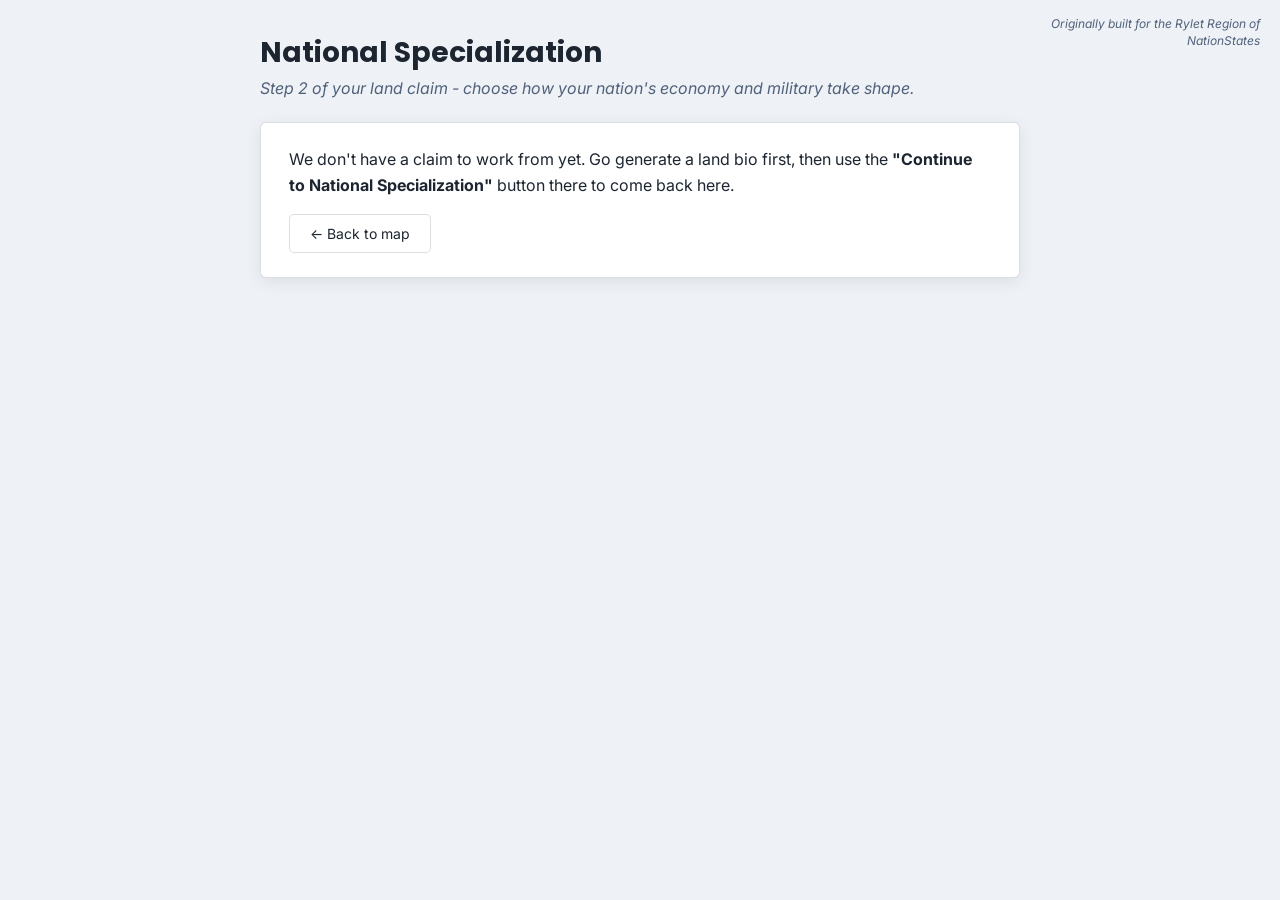
<file: specialization.html>
<!DOCTYPE html>
<html lang="en">
<head>
<meta charset="UTF-8">
<meta name="viewport" content="width=device-width, initial-scale=1">
<title>National Specialization</title>
<link rel="stylesheet" href="style.css">
<link rel="stylesheet" href="specialization.css">
</head>
<body class="spec-page">

<a class="credit-link" href="https://www.nationstates.net/region=rylet" target="_blank" rel="noopener">Originally built for the Rylet Region of NationStates</a>

<div class="spec-wrap">

  <div class="spec-header">
    <h1>National Specialization</h1>
    <p class="spec-sub">Step 2 of your land claim - choose how your nation's economy and military take shape.</p>
  </div>

  <!-- Shown only if no snapshot was found (bio page wasn't visited, or
       "Continue" was never clicked there). -->
  <div class="spec-card spec-empty-state" id="noSnapshotCard" hidden>
    <p>We don't have a claim to work from yet. Go generate a land bio first, then use the
      <strong>"Continue to National Specialization"</strong> button there to come back here.</p>
    <a class="btn-secondary" href="index.html">&larr; Back to map</a>
  </div>

  <div id="specApp" hidden>
    <!-- Pulled-in snapshot data from the land bio: nation, economy type,
         food/energy production, population, GDP. Read-only here - this
         page builds on top of these, it doesn't change them. -->
    <div class="spec-card spec-snapshot">
      <div class="snapshot-grid">
        <div class="snapshot-item"><span class="snapshot-label">Provinces</span><span class="snapshot-value" id="snapProvinces">&mdash;</span></div>
        <div class="snapshot-item"><span class="snapshot-label">Economy Type</span><span class="snapshot-value" id="snapEconomy">&mdash;</span></div>
        <div class="snapshot-item"><span class="snapshot-label">Population</span><span class="snapshot-value" id="snapPopulation">&mdash;</span></div>
        <div class="snapshot-item"><span class="snapshot-label">GDP</span><span class="snapshot-value" id="snapGDP">&mdash;</span></div>
        <div class="snapshot-item"><span class="snapshot-label">Energy Production</span><span class="snapshot-value" id="snapEnergy">&mdash;</span></div>
        <div class="snapshot-item"><span class="snapshot-label">Food Production</span><span class="snapshot-value" id="snapFood">&mdash;</span></div>
      </div>
    </div>

    <!-- Step progress indicator -->
    <div class="spec-steps" id="stepIndicator">
      <div class="step-dot active" data-step="1"><span class="step-num">1</span><span class="step-label">Specializations</span></div>
      <div class="step-connector"></div>
      <div class="step-dot" data-step="2"><span class="step-num">2</span><span class="step-label">Military</span></div>
      <div class="step-connector"></div>
      <div class="step-dot" data-step="3"><span class="step-num">3</span><span class="step-label">Production</span></div>
      <div class="step-connector"></div>
      <div class="step-dot" data-step="4"><span class="step-num">4</span><span class="step-label">Population</span></div>
      <div class="step-connector"></div>
      <div class="step-dot" data-step="5"><span class="step-num">5</span><span class="step-label">Identity</span></div>
    </div>

    <!-- ===== Step 1: Choose 5 Specializations ===== -->
    <div class="spec-card step-panel" id="step1" data-step-panel="1">
      <h2>Step 1 &middot; Choose Your Specializations</h2>
      <p class="step-intro">Your five specializations are tied to your land bio's World Exports ranking (Economy
        Type: <strong id="step1EconomyType">&mdash;</strong>). For each rank, choose the specific specialty your
        nation is known for within that category.</p>
      <div class="quick-fill-row">
        <span class="quick-fill-note">Not interested? Click here to generate</span>
        <button type="button" class="btn-secondary" id="randomizeSpecsBtn">Randomize (avoid crowded markets)</button>
        <button type="button" class="btn-primary" id="randomizeNextBtn">Next &rarr;</button>
      </div>
      <div id="specSlots"><!-- populated by specialization.js, one section per export rank --></div>
    </div>

    <!-- ===== Step 2: Military Doctrine + Focus ===== -->
    <div class="spec-card step-panel" id="step2" data-step-panel="2" hidden>
      <h2>Step 2 &middot; Military</h2>
      <div class="quick-fill-row">
        <span class="quick-fill-note">Not interested? Click here to generate</span>
        <button type="button" class="btn-secondary" id="standardSetupBtn">Use Standard Setup</button>
        <button type="button" class="btn-primary" id="standardSetupNextBtn">Next &rarr;</button>
      </div>

      <h3 class="mil-subheading">Military Doctrine</h3>

      <h4 class="mil-question">Military Priority</h4>
      <p class="step-intro" id="militaryPriorityIntro"></p>
      <div class="spec-options single-select" id="militaryPriorityOptions"><!-- populated by specialization.js --></div>

      <h4 class="mil-question">Military Stance</h4>
      <p class="step-intro" id="militaryStanceIntro"></p>
      <div class="spec-options single-select" id="militaryStanceOptions"><!-- populated by specialization.js --></div>

      <h3 class="mil-subheading">Military Focus</h3>
      <p class="step-intro" id="militaryFocusIntro"></p>
      <div class="focus-points-remaining">
        <span id="focusPointsRemaining">&mdash;</span> points remaining of <span id="focusPointsTotal">&mdash;</span>
      </div>
      <div id="militaryFocusBranches"><!-- populated by specialization.js --></div>
    </div>

    <!-- ===== Step 3: Adjust Energy/Agricultural Production ===== -->
    <div class="spec-card step-panel" id="step3" data-step-panel="3" hidden>
      <h2>Step 3 &middot; Adjust Energy &amp; Agricultural Production</h2>
      <p class="step-intro">Your chosen specializations shift these figures automatically.</p>
      <div class="spec-chosen-summary" id="chosenSummary"><!-- populated by specialization.js --></div>
      <div class="adjust-row">
        <div class="adjust-field">
          <label>Energy Production</label>
          <div class="adjust-result">
            <span class="adjust-original" id="adjEnergyOriginal">&mdash;</span>
            <span class="adjust-arrow">&rarr;</span>
            <span class="adjust-value" id="adjEnergyValue">&mdash;</span>
          </div>
          <div class="adjust-breakdown" id="adjEnergyBreakdown"><!-- populated by specialization.js --></div>
        </div>
        <div class="adjust-field">
          <label>Food Production</label>
          <div class="adjust-result">
            <span class="adjust-original" id="adjFoodOriginal">&mdash;</span>
            <span class="adjust-arrow">&rarr;</span>
            <span class="adjust-value" id="adjFoodValue">&mdash;</span>
          </div>
          <div class="adjust-breakdown" id="adjFoodBreakdown"><!-- populated by specialization.js --></div>
        </div>
      </div>
    </div>

    <!-- ===== Step 4: Adjust Population ===== -->
    <div class="spec-card step-panel" id="step4" data-step-panel="4" hidden>
      <h2>Step 4 &middot; Adjust Population</h2>
      <p class="step-intro">Choosing a population level away from your stable population shows the resulting
        headcount below, along with how it affects GDP, Food Production, and Energy Production.</p>
      <div class="pop-adjust-row">
        <label for="specPopAdjust">Population level</label>
        <select id="specPopAdjust">
          <option value="-90">-90%</option>
          <option value="-80">-80%</option>
          <option value="-70">-70%</option>
          <option value="-60">-60%</option>
          <option value="-50">-50%</option>
          <option value="-40">-40%</option>
          <option value="-30">-30%</option>
          <option value="-20">-20%</option>
          <option value="-10">-10%</option>
          <option value="0" selected>0% (Stable)</option>
          <option value="10">+10%</option>
          <option value="20">+20%</option>
          <option value="30">+30%</option>
          <option value="40">+40%</option>
          <option value="50">+50%</option>
          <option value="60">+60%</option>
          <option value="70">+70%</option>
          <option value="80">+80%</option>
          <option value="90">+90%</option>
          <option value="100">+100%</option>
          <option value="110">+110%</option>
          <option value="120">+120%</option>
        </select>
      </div>
      <div class="adjust-row">
        <div class="adjust-field">
          <label>Population</label>
          <div class="adjust-result">
            <span class="adjust-original" id="adjPopulationOriginal">&mdash;</span>
            <span class="adjust-arrow">&rarr;</span>
            <span class="adjust-value" id="adjPopulationValue">&mdash;</span>
          </div>
          <div class="adjust-breakdown" id="adjPopulationBreakdown"><!-- populated by specialization.js --></div>
        </div>
        <div class="adjust-field">
          <label>GDP</label>
          <div class="adjust-result">
            <span class="adjust-original" id="adjGDPOriginal">&mdash;</span>
            <span class="adjust-arrow">&rarr;</span>
            <span class="adjust-value" id="adjGDPValue">&mdash;</span>
          </div>
          <div class="adjust-breakdown" id="adjGDPBreakdown"><!-- populated by specialization.js --></div>
        </div>
        <div class="adjust-field">
          <label>Food Production</label>
          <div class="adjust-result">
            <span class="adjust-original" id="adjPopFoodOriginal">&mdash;</span>
            <span class="adjust-arrow">&rarr;</span>
            <span class="adjust-value" id="adjPopFoodValue">&mdash;</span>
          </div>
          <div class="adjust-breakdown" id="adjPopFoodBreakdown"><!-- populated by specialization.js --></div>
        </div>
        <div class="adjust-field">
          <label>Energy Production</label>
          <div class="adjust-result">
            <span class="adjust-original" id="adjPopEnergyOriginal">&mdash;</span>
            <span class="adjust-arrow">&rarr;</span>
            <span class="adjust-value" id="adjPopEnergyValue">&mdash;</span>
          </div>
          <div class="adjust-breakdown" id="adjPopEnergyBreakdown"><!-- populated by specialization.js --></div>
        </div>
      </div>
    </div>

    <!-- ===== Step 5: National Identity + Citizen Card BBC ===== -->
    <div class="spec-card step-panel" id="step5" data-step-panel="5" hidden>
      <h2>Step 5 &middot; National Identity</h2>
      <p class="step-intro">A few finishing details, then generate your Citizen Application card - fills in
        automatically from everything chosen so far.</p>

      <div class="identity-field">
        <label for="identityNation">NationStates Nation</label>
        <input type="text" id="identityNation" placeholder="e.g. Astoria" autocomplete="off">
      </div>
      <div class="identity-field">
        <label for="identityCapital">Capital</label>
        <input type="text" id="identityCapital" placeholder="e.g. Astoria City">
      </div>
      <div class="identity-field">
        <label for="identityClassification">Classification (national pre-title)</label>
        <input type="text" id="identityClassification" placeholder="e.g. Kingdom of, The Republic of">
      </div>
      <div class="identity-field">
        <label for="identityGovernment">Government Type</label>
        <input type="text" id="identityGovernment" placeholder="e.g. Constitutional Monarchy, Parliamentary Republic">
      </div>

      <h3 class="mil-subheading">Potential Imports</h3>
      <div class="spec-chosen-summary" id="potentialImportsList"><!-- populated by specialization.js --></div>

      <h3 class="mil-subheading">Next Steps</h3>
      <p class="step-intro">Send your Application to <a href="https://www.nationstates.net/nation=rylet" target="_blank" rel="noopener">Rylet</a> to await approval.</p>

      <div class="quick-fill-row">
        <button type="button" class="btn-primary" id="copyFullApplicationBtn">Full Application</button>
      </div>
      <textarea id="fullApplicationSource" readonly></textarea>
    </div>

    <div class="spec-nav">
      <button class="btn-secondary" id="backBtn" hidden>&larr; Back</button>
      <button class="btn-primary" id="nextBtn">Next &rarr;</button>
    </div>
  </div>

</div>

<script src="specialization-data.js"></script>
<script src="specialization.js"></script>
<script src="theme.js"></script>
</body>
</html>
</file>
<file: style.css>
@import url('https://fonts.googleapis.com/css2?family=Cinzel:wght@500;700&family=Crimson+Text:ital,wght@0,400;0,600;1,400&family=Poppins:wght@500;600;700&family=Inter:ital,wght@0,400;0,500;0,600;1,400&display=swap');

/* ============================================================
   THEME SYSTEM
   Three selectable appearances, switched via a class on <body>:
     (default)        -> Parchment (classic)
     .theme-modern     -> Modern (white continents, blue ocean)
     .theme-dark        -> Dark mode
   Each block only needs to override the variables below; every
   component in this file reads colors/fonts through them, so a
   4th theme can be added later without touching component CSS.
   ============================================================ */
:root{
  --parchment: #ece0c2;
  --parchment-dark: #ddcda3;
  --ink: #2c2417;
  --ink-soft: #4a3f2c;
  --gold: #b8862c;
  --gold-bright: #e0a83e;
  --seal-red: #7a2424;
  --water: #6f97a8;
  --neutral-fill: #c9b98c;
  --font-display: 'Cinzel', serif;
  --font-body: 'Crimson Text', serif;
  --line: rgba(44,36,23,0.35);
  --panel-bg: #f4ead0;
}

body.theme-modern{
  --parchment: #eef2f6;
  --parchment-dark: #4a90d9;
  --ink: #1c2530;
  --ink-soft: #51617a;
  --gold: #2f6fed;
  --gold-bright: #4d8bff;
  --seal-red: #e0473e;
  --water: #3f8fd1;
  --neutral-fill: #ffffff;
  --font-display: 'Poppins', sans-serif;
  --font-body: 'Inter', sans-serif;
  --line: rgba(28,37,48,0.15);
  --panel-bg: #ffffff;
}

body.theme-dark{
  --parchment: #1b1e26;
  --parchment-dark: #12141a;
  --ink: #e9e6df;
  --ink-soft: #a3a196;
  --gold: #c9a54a;
  --gold-bright: #e6c169;
  --seal-red: #d9564a;
  --water: #2c4a5e;
  --neutral-fill: #2e323c;
  --font-display: 'Cinzel', serif;
  --font-body: 'Inter', sans-serif;
  --line: rgba(233,230,223,0.15);
  --panel-bg: #20232c;
}

*{ box-sizing:border-box; }

html,body{
  margin:0; padding:0; height:100%;
  background:
    radial-gradient(ellipse at 20% 15%, rgba(255,255,255,0.35), transparent 40%),
    radial-gradient(ellipse at 80% 85%, rgba(0,0,0,0.12), transparent 45%),
    var(--parchment);
  font-family: var(--font-body);
  color: var(--ink);
  overflow:hidden;
}

.app{
  display:flex;
  height:100vh;
  width:100vw;
}

/* ---------- MAP SIDE ---------- */
.map-wrap{
  flex: 1 1 auto;
  position:relative;
  display:flex;
  align-items:center;
  justify-content:center;
  padding:24px;
  min-width:0;
}

.map-frame{
  position:relative;
  width:100%;
  height:100%;
  border:2px solid var(--ink);
  outline: 1px solid var(--gold);
  outline-offset: 5px;
  border-radius:4px;
  background: var(--parchment-dark);
  box-shadow: 0 20px 60px rgba(0,0,0,0.35), inset 0 0 80px rgba(80,60,20,0.15);
  overflow:hidden;
}

.map-frame svg{
  width:100%;
  height:100%;
  display:block;
  cursor: default;
  touch-action: none;
}

.title-block{
  position:absolute;
  top:16px;
  left:24px;
  z-index:5;
  pointer-events:none;
  background: linear-gradient(120deg, color-mix(in srgb, var(--parchment) 92%, transparent), color-mix(in srgb, var(--parchment) 55%, transparent) 70%, transparent);
  padding:10px 18px 12px 4px;
  border-radius: 0 0 8px 0;
}
.title-block h1{
  font-family: var(--font-display);
  font-weight:700;
  font-size:22px;
  letter-spacing:1.5px;
  margin:0;
  color: var(--ink);
  text-shadow: 0 1px 0 rgba(255,255,255,0.4);
}
.title-block p{
  margin:4px 0 0;
  font-size:14px;
  font-style:italic;
  color: var(--ink-soft);
}

.layer-tabs{
  position:absolute;
  top:16px;
  right:24px;
  z-index:6;
  display:flex;
  gap:2px;
  background: rgba(44,36,23,0.9);
  border-radius:4px;
  padding:3px;
  box-shadow: 0 3px 10px rgba(0,0,0,0.3);
}
.layer-tab{
  font-family: var(--font-display);
  font-size:11.5px;
  letter-spacing:0.4px;
  color: rgba(236,224,194,0.75);
  background:transparent;
  border:none;
  padding:8px 12px;
  cursor:pointer;
  border-radius:3px;
  white-space:nowrap;
  transition: background 0.15s ease, color 0.15s ease;
}
.layer-tab:hover{ color: var(--parchment); background: rgba(255,255,255,0.08); }
.layer-tab.active{
  background: var(--gold);
  color: var(--ink);
}

.no-data-banner{
  position:absolute;
  top:64px;
  right:24px;
  z-index:6;
  background: color-mix(in srgb, var(--seal-red) 92%, transparent);
  color: var(--parchment);
  font-size:12.5px;
  font-style:italic;
  padding:7px 12px;
  border-radius:3px;
  max-width:220px;
  text-align:right;
  display:none;
  box-shadow: 0 3px 10px rgba(0,0,0,0.3);
}
.no-data-banner.show{ display:block; }

.legend{
  position:absolute;
  bottom:18px;
  right:24px;
  z-index:6;
  background: color-mix(in srgb, var(--panel-bg) 70%, transparent);
  backdrop-filter: blur(4px);
  border: 1px solid var(--ink);
  border-radius:4px;
  padding:10px 14px;
  box-shadow: 0 3px 12px rgba(0,0,0,0.3);
  display:none;
  max-width:200px;
}
.legend.show{ display:block; }
.legend-row{
  display:flex;
  align-items:center;
  gap:8px;
  font-size:12.5px;
  padding:2.5px 0;
  color: var(--ink);
}
.legend-swatch{
  width:11px; height:11px;
  border-radius:2px;
  border:1px solid var(--ink);
  flex-shrink:0;
}
.legend-label{ flex:1 1 auto; }
.legend-none{
  font-size:10.5px;
  font-style:italic;
  color: var(--ink-soft);
  opacity:0.75;
  margin-left:6px;
  white-space:nowrap;
}

.zoom-controls{
  position:absolute;
  bottom:18px;
  left:18px;
  z-index:6;
  display:flex;
  flex-direction:column;
  gap:2px;
  background: rgba(44,36,23,0.9);
  border-radius:4px;
  padding:3px;
  box-shadow: 0 3px 10px rgba(0,0,0,0.3);
}
.zoom-btn{
  width:30px; height:30px;
  font-family: var(--font-display);
  font-size:16px;
  color: rgba(236,224,194,0.9);
  background:transparent;
  border:none;
  cursor:pointer;
  border-radius:3px;
  transition: background 0.15s ease;
  line-height:1;
}
.zoom-btn:hover{ background: rgba(255,255,255,0.12); }
.zoom-btn.zoom-reset{ font-size:14px; border-top:1px solid rgba(236,224,194,0.15); margin-top:2px; padding-top:4px; }

.map-frame svg.panning{ cursor: grabbing; }
.map-frame svg.pannable{ cursor: grab; }

path.province{
  cursor: pointer;
  stroke: var(--ink);
  stroke-width: 0.6;
  transition: filter 0.15s ease, opacity 0.15s ease;
}
path.province:hover{
  filter: brightness(1.18) saturate(1.15);
}
path.province.selected{
  stroke: var(--gold-bright);
  stroke-width: 1.6;
  filter: saturate(1.3) brightness(1.05);
}
path.province.taken{
  fill: #8a8578 !important;
  stroke: rgba(44,36,23,0.5);
  stroke-width: 0.5;
  cursor: not-allowed;
  opacity: 0.6;
  filter: none !important;
}
path.province.taken:hover{
  filter: none !important;
}
path.water{
  fill: var(--water);
  stroke: rgba(44,36,23,0.25);
  stroke-width: 0.4;
  opacity:0.75;
  cursor: not-allowed;
}

path.extra-island{
  fill: #a8a196;
  stroke: rgba(44,36,23,0.4);
  stroke-width: 0.5;
  opacity: 0.6;
  cursor: not-allowed;
  pointer-events: none;
}

.seal{
  pointer-events:none;
}
.seal circle{
  fill: var(--seal-red);
  stroke: var(--gold-bright);
  stroke-width: 0.5;
}
.seal text{
  fill: var(--parchment);
  font-family: var(--font-display);
  font-weight:700;
  text-anchor:middle;
  dominant-baseline:central;
}
.seal-capital circle{
  fill: var(--gold);
  stroke: var(--parchment);
  stroke-width: 0.6;
}

.tooltip{
  position:absolute;
  pointer-events:none;
  background: var(--ink);
  color: var(--parchment);
  font-family: var(--font-body);
  font-size:14px;
  padding:5px 10px;
  border-radius:3px;
  border:1px solid var(--gold);
  transform: translate(-50%, -130%);
  white-space:nowrap;
  z-index:20;
  opacity:0;
  transition: opacity 0.1s ease;
}
.tooltip.show{ opacity:1; }
.tooltip .sub{ color: var(--gold-bright); font-size:12px; font-style:italic; }

/* ---------- SIDE PANEL ---------- */
.panel{
  flex: 0 0 340px;
  background: var(--panel-bg);
  border-left: 2px solid var(--ink);
  display:flex;
  flex-direction:column;
  padding:64px 22px 26px;
  min-width:0;
}

.panel h2{
  font-family: var(--font-display);
  font-size:19px;
  letter-spacing:1px;
  margin:0 0 4px;
  color:var(--ink);
}
.panel .desc{
  font-size:14px;
  color:var(--ink-soft);
  font-style:italic;
  margin:0 0 18px;
  line-height:1.4;
}

.site-controls{
  position: fixed;
  top: 16px;
  right: 16px;
  z-index: 100;
  display: flex;
  align-items: flex-start;
  gap: 8px;
  font-family: var(--font-body);
}

.claims-toggle{
  display:flex;
  align-items:center;
  gap:9px;
  background: var(--panel-bg);
  border: 1px solid var(--line);
  border-radius: 5px;
  padding: 9px 14px;
  cursor:pointer;
  font-family: var(--font-display);
  font-size:12.5px;
  letter-spacing:0.3px;
  color: var(--ink);
  box-shadow: 0 3px 10px rgba(0,0,0,0.25);
  white-space: nowrap;
}
.claims-toggle-switch{
  position: relative;
  width: 30px;
  height: 17px;
  border-radius: 9px;
  background: rgba(0,0,0,0.25);
  flex-shrink: 0;
  transition: background 0.15s ease;
}
.claims-toggle-switch::after{
  content: '';
  position: absolute;
  top: 2px;
  left: 2px;
  width: 13px;
  height: 13px;
  border-radius: 50%;
  background: #fff;
  transition: transform 0.15s ease;
  box-shadow: 0 1px 2px rgba(0,0,0,0.3);
}
.claims-toggle[aria-pressed="true"] .claims-toggle-switch{
  background: var(--gold);
}
.claims-toggle[aria-pressed="true"] .claims-toggle-switch::after{
  transform: translateX(13px);
}

.theme-dropdown{
  position: relative;
  font-family: var(--font-body);
}
.theme-dropdown-toggle{
  display:flex;
  align-items:center;
  gap:8px;
  background: var(--panel-bg);
  border: 1px solid var(--line);
  border-radius: 5px;
  padding: 9px 14px;
  cursor:pointer;
  font-family: var(--font-display);
  font-size:13px;
  letter-spacing:0.4px;
  color: var(--ink);
  box-shadow: 0 3px 10px rgba(0,0,0,0.25);
}
.theme-toggle-icon{
  font-size:9px;
  letter-spacing:1px;
  color: var(--gold);
}
.theme-dropdown-toggle .chevron{
  font-size:10px;
  color: var(--ink-soft);
  transition: transform 0.15s ease;
}
.theme-dropdown-toggle[aria-expanded="true"] .chevron{ transform: rotate(180deg); }

.theme-dropdown-panel{
  position:absolute;
  top: calc(100% + 6px);
  right: 0;
  width: 230px;
  display:flex;
  flex-direction:column;
  gap:6px;
  background: var(--panel-bg);
  border: 1px solid var(--line);
  border-radius: 6px;
  padding: 10px;
  box-shadow: 0 8px 24px rgba(0,0,0,0.3);
}
.theme-dropdown-panel[hidden]{ display:none; }
.theme-option{
  display:flex;
  align-items:center;
  gap:10px;
  padding:8px 9px;
  background: rgba(0,0,0,0.03);
  border: 1px solid var(--line);
  border-radius:4px;
  cursor:pointer;
  text-align:left;
  transition: border-color 0.15s ease, background 0.15s ease;
}
.theme-option:hover{ background: rgba(0,0,0,0.06); }
.theme-option.active{
  border-color: var(--gold);
  background: color-mix(in srgb, var(--gold) 12%, transparent);
}
.theme-swatch{
  width:28px; height:28px;
  border-radius:4px;
  flex-shrink:0;
  border:1px solid var(--line);
}
.swatch-parchment{ background: linear-gradient(135deg, #ece0c2 50%, #78b464 50%); }
.swatch-modern{ background: linear-gradient(135deg, #4a90d9 50%, #ffffff 50%); }
.swatch-dark{ background: linear-gradient(135deg, #12141a 50%, #2e323c 50%); }
.theme-name{
  font-family: var(--font-body);
  font-size:13px;
  color: var(--ink);
  line-height:1.35;
}
.theme-name small{ color: var(--ink-soft); font-size:11.5px; font-style:italic; }

.counter-row{
  display:flex;
  align-items:baseline;
  justify-content:space-between;
  border-top:1px solid var(--line);
  border-bottom:1px solid var(--line);
  padding:10px 2px;
  margin-bottom:14px;
}
.counter-row .num{
  font-family: var(--font-display);
  font-size:26px;
  color: var(--seal-red);
}
.counter-row .of{
  font-size:15px;
  color:var(--ink-soft);
}
.counter-row .label{
  font-size:13px;
  letter-spacing:0.5px;
  text-transform:uppercase;
  color:var(--ink-soft);
}

.selected-list{
  flex:1 1 auto;
  overflow-y:auto;
  margin: 0 -6px;
  padding: 0 6px;
}
.selected-list::-webkit-scrollbar{ width:8px; }
.selected-list::-webkit-scrollbar-thumb{ background: var(--gold); border-radius:4px; }

.empty-state{
  text-align:center;
  color: var(--ink-soft);
  font-style:italic;
  font-size:14px;
  margin-top:40px;
  line-height:1.6;
}

.item{
  display:flex;
  align-items:center;
  gap:10px;
  padding:8px 10px;
  margin-bottom:6px;
  background: rgba(255,255,255,0.35);
  border:1px solid var(--line);
  border-radius:3px;
  animation: itemIn 0.18s ease;
}
.item-capital{
  border-color: var(--gold);
  background: color-mix(in srgb, var(--gold) 10%, rgba(255,255,255,0.35));
}
@keyframes itemIn{
  from{ opacity:0; transform: translateX(6px); }
  to{ opacity:1; transform: translateX(0); }
}
.item .order{
  font-family: var(--font-display);
  font-size:12px;
  width:20px; height:20px;
  border-radius:50%;
  background: var(--seal-red);
  color: var(--parchment);
  display:flex; align-items:center; justify-content:center;
  flex-shrink:0;
}
.item .swatch{
  width:12px; height:12px;
  border-radius:2px;
  border:1px solid var(--ink);
  flex-shrink:0;
}
.item .name{
  flex:1 1 auto;
  font-size:14.5px;
  color:var(--ink);
  overflow:hidden;
  text-overflow:ellipsis;
  white-space:nowrap;
}
.capital-badge{
  font-family: var(--font-display);
  font-size:10px;
  letter-spacing:0.3px;
  color: var(--ink);
  background: var(--gold);
  border-radius:3px;
  padding:1px 6px;
  margin-left:6px;
  vertical-align:middle;
}
.item .capital-star{
  background:none;
  border:none;
  color: var(--ink-soft);
  cursor:pointer;
  font-size:16px;
  line-height:1;
  padding:2px 4px;
  opacity:0.55;
  flex-shrink:0;
}
.item .capital-star:hover{ opacity:1; color: var(--gold); }
.item .capital-star.active{ opacity:1; color: var(--gold); }
.item .remove{
  background:none;
  border:none;
  color: var(--ink-soft);
  cursor:pointer;
  font-size:16px;
  line-height:1;
  padding:2px 4px;
  opacity:0.6;
  flex-shrink:0;
}
.item .remove:hover{ opacity:1; color:var(--seal-red); }

.panel-actions{
  padding-top:14px;
  border-top:1px solid var(--line);
  display:flex;
  gap:10px;
}

button.btn{
  font-family: var(--font-display);
  letter-spacing:0.5px;
  font-size:13.5px;
  padding:11px 14px;
  border-radius:3px;
  border:1px solid var(--ink);
  cursor:pointer;
  transition: transform 0.08s ease, filter 0.15s ease;
}
button.btn:active{ transform: translateY(1px); }

button.btn-clear{
  background: transparent;
  color: var(--ink-soft);
  flex:0 0 auto;
}
button.btn-clear:hover{ background: rgba(0,0,0,0.05); }

button.btn-generate{
  background: linear-gradient(180deg, var(--gold-bright), var(--gold));
  color: var(--ink);
  flex:1 1 auto;
  box-shadow: 0 2px 0 rgba(0,0,0,0.25);
}
button.btn-generate:hover:not(:disabled){ filter:brightness(1.06); }
button.btn-generate:disabled{
  background: #cfc4a4;
  color: #8a8064;
  cursor:not-allowed;
  box-shadow:none;
}

.limit-msg{
  font-size:13px;
  color: var(--seal-red);
  text-align:center;
  height:18px;
  margin-top:8px;
  opacity:0;
  transition: opacity 0.2s ease;
}
.limit-msg.show{ opacity:1; }

.claim-code-section{
  border-top:1px solid var(--line);
  padding-top:9px;
  margin-top:9px;
}
.claim-code-label{
  display:block;
  font-family: var(--font-display);
  font-size:10.5px;
  letter-spacing:0.4px;
  color: var(--ink-soft);
  margin-bottom:5px;
}
.claim-code-row{
  display:flex;
  gap:6px;
}
.claim-code-input{
  flex:1 1 auto;
  min-width:0;
  font-family: var(--font-body);
  font-size:12px;
  padding:5px 8px;
  border:1px solid var(--line);
  border-radius:3px;
  background: rgba(255,255,255,0.4);
  color: var(--ink);
}
.claim-code-input:focus{
  outline:none;
  border-color: var(--gold);
}
button.btn-load{
  font-family: var(--font-display);
  font-size:11.5px;
  letter-spacing:0.3px;
  padding:5px 11px;
  border-radius:3px;
  border:1px solid var(--ink);
  background: var(--panel-bg);
  color: var(--ink);
  cursor:pointer;
  flex:0 0 auto;
}
button.btn-load:hover{ background: rgba(0,0,0,0.05); }
.claim-code-msg{
  font-size:11px;
  color: var(--ink-soft);
  margin-top:5px;
  min-height:14px;
  opacity:0;
  transition: opacity 0.15s ease;
}
.claim-code-msg.show{ opacity:1; }
.claim-code-msg.warning{ color: var(--seal-red); }

@media (max-width: 820px){
  html,body{ height: 100vh; height: 100dvh; }

  .app{ flex-direction:column; height:100vh; height:100dvh; }
  .map-wrap{ height:56vh; height:56dvh; padding:10px; }
  .panel{ flex-basis:auto; height:44vh; height:44dvh; border-left:none; border-top:2px solid var(--ink); padding-top:96px; overflow-y:auto; }

  /* Site-wide controls (Appearance + Existing Claims) stack instead of
     sitting side by side, since together they're wider than most phones. */
  .site-controls{ flex-direction:column; align-items:flex-end; top:10px; right:10px; gap:6px; }
  .claims-toggle, .theme-dropdown-toggle{ padding:7px 11px; font-size:11.5px; }
  .theme-dropdown-panel{ width: min(230px, calc(100vw - 32px)); }

  /* Title and layer tabs would otherwise overlap on a narrow map frame -
     stack the tabs into their own row below the title instead. */
  .title-block{ top:8px; left:8px; padding:7px 12px 8px 3px; max-width: calc(100% - 16px); }
  .title-block h1{ font-size:16px; letter-spacing:0.8px; }
  .title-block p{ font-size:11.5px; margin-top:2px; }

  .layer-tabs{
    top:auto;
    bottom:8px;
    left:8px;
    right:8px;
    justify-content:flex-start;
    overflow-x:auto;
    -webkit-overflow-scrolling:touch;
    scrollbar-width:none;
  }
  .layer-tabs::-webkit-scrollbar{ display:none; }
  .layer-tab{ font-size:11px; padding:8px 10px; flex:0 0 auto; }

  .no-data-banner{ top:8px; right:8px; max-width: calc(100% - 16px); font-size:11.5px; }

  /* Zoom controls and legend move up off the bottom edge since the layer
     tab strip now lives there instead. */
  .zoom-controls{ bottom:56px; left:8px; }
  .zoom-btn{ width:36px; height:36px; font-size:17px; }
  .legend{ bottom:56px; right:8px; max-width: min(190px, calc(100vw - 90px)); font-size:11.5px; padding:8px 10px; }
  .legend-row{ font-size:11.5px; }

  /* Bigger tap targets throughout the side panel. */
  button.btn, button.btn-load, .claim-code-input, .claims-toggle{ min-height:40px; }
  .panel-actions button{ padding:12px 14px; }
}

@media (max-width: 420px){
  .title-block{ max-width:130px; }
  .title-block h1{ font-size:14.5px; white-space:nowrap; overflow:hidden; text-overflow:ellipsis; }
  .title-block p{ display:none; } /* subtitle gets tight on very small phones - title alone is enough */
  .layer-tab{ font-size:10.5px; padding:7px 9px; }
  .site-controls .claims-toggle-label small,
  .claims-toggle-label{ font-size:11px; }
}
</file>
<file: specialization.css>
/* style.css sets html,body{overflow:hidden} globally, for the main map
   page's fixed full-viewport layout - since this page shares that same
   stylesheet, it inherited that rule and couldn't scroll at all. This
   file loads after style.css, so this safely overrides it (same
   selector, later source order) without touching style.css itself,
   which other pages still need overflow:hidden for. */
html, body {
  overflow: auto !important;
  height: auto !important;
}

body.spec-page {
  position: relative;
  min-height: 100vh;
  min-height: 100dvh;
  background: var(--parchment);
  padding: 32px 20px 60px;
  box-sizing: border-box;
}

.credit-link {
  position: absolute;
  top: 16px;
  right: 20px;
  max-width: 220px;
  font-family: var(--font-body);
  font-size: 12px;
  font-style: italic;
  line-height: 1.4;
  color: var(--ink-soft);
  text-decoration: none;
  text-align: right;
}
.credit-link:hover {
  color: var(--ink);
  text-decoration: underline;
}
@media (max-width: 560px) {
  .credit-link {
    position: static;
    display: block;
    max-width: none;
    text-align: center;
    margin-bottom: 12px;
  }
}

.spec-wrap {
  max-width: 760px;
  margin: 0 auto;
}

.spec-header h1 {
  font-family: var(--font-display);
  color: var(--ink);
  margin: 0 0 4px;
  font-size: 28px;
}
.spec-sub {
  font-family: var(--font-body);
  color: var(--ink-soft);
  font-style: italic;
  margin: 0 0 24px;
}

.spec-card {
  background: var(--panel-bg);
  border: 1px solid var(--line);
  border-radius: 6px;
  padding: 24px 28px;
  margin-bottom: 20px;
  box-shadow: 0 4px 16px rgba(0,0,0,0.08);
}

.spec-empty-state p {
  font-family: var(--font-body);
  color: var(--ink);
  line-height: 1.6;
  margin: 0 0 16px;
}

/* ---- snapshot header ---- */
.snapshot-grid {
  display: grid;
  grid-template-columns: repeat(3, 1fr);
  gap: 16px 24px;
}
.snapshot-item {
  display: flex;
  flex-direction: column;
  gap: 2px;
}
.snapshot-label {
  font-family: var(--font-display);
  font-size: 11px;
  letter-spacing: 0.4px;
  text-transform: uppercase;
  color: var(--ink-soft);
}
.snapshot-value {
  font-family: var(--font-body);
  font-size: 16px;
  font-weight: 600;
  font-style: italic;
  color: var(--ink);
}

/* ---- step indicator ---- */
.spec-steps {
  display: flex;
  align-items: center;
  justify-content: center;
  margin: 0 0 20px;
  padding: 0 8px;
}
.step-dot {
  display: flex;
  flex-direction: column;
  align-items: center;
  gap: 4px;
  flex: 0 0 auto;
}
.step-num {
  width: 30px;
  height: 30px;
  border-radius: 50%;
  background: var(--panel-bg);
  border: 2px solid var(--line);
  color: var(--ink-soft);
  font-family: var(--font-display);
  font-size: 14px;
  display: flex;
  align-items: center;
  justify-content: center;
}
.step-dot.active .step-num {
  border-color: var(--gold);
  color: var(--gold);
  background: rgba(200,160,60,0.12);
}
.step-dot.done .step-num {
  border-color: var(--gold);
  background: var(--gold);
  color: #fff;
}
.step-label {
  font-family: var(--font-display);
  font-size: 10.5px;
  letter-spacing: 0.3px;
  text-transform: uppercase;
  color: var(--ink-soft);
  white-space: nowrap;
}
.step-dot.active .step-label { color: var(--ink); }
.step-connector {
  flex: 1 1 auto;
  height: 2px;
  background: var(--line);
  margin: 0 6px;
  margin-bottom: 18px;
  min-width: 16px;
}

/* ---- step panels ---- */
.step-panel h2 {
  font-family: var(--font-display);
  font-size: 18px;
  color: var(--ink);
  margin: 0 0 8px;
}
.step-intro {
  font-family: var(--font-body);
  color: var(--ink-soft);
  line-height: 1.55;
  margin: 0 0 16px;
}

.quick-fill-row {
  display: flex;
  align-items: center;
  flex-wrap: wrap;
  gap: 10px 14px;
  margin-bottom: 16px;
}
.quick-fill-note {
  font-family: var(--font-body);
  font-style: italic;
  font-size: 13px;
  color: var(--ink-soft);
}

.spec-count {
  font-family: var(--font-display);
  font-size: 13px;
  letter-spacing: 0.3px;
  color: var(--ink-soft);
  margin-bottom: 10px;
}
.spec-count #specCount {
  color: var(--gold);
  font-weight: 700;
}

.spec-slot {
  margin-bottom: 22px;
  padding-bottom: 18px;
  border-bottom: 1px solid var(--line);
}
.spec-slot:last-child {
  border-bottom: none;
  margin-bottom: 0;
  padding-bottom: 0;
}
.spec-slot-heading {
  font-family: var(--font-display);
  font-size: 13.5px;
  letter-spacing: 0.3px;
  color: var(--ink);
  margin: 0 0 4px;
}
.spec-slot-heading .rank-sector {
  color: var(--gold);
  font-style: italic;
}
.spec-slot-status {
  font-family: var(--font-body);
  font-size: 12.5px;
  font-style: italic;
  color: var(--ink-soft);
  margin: 0 0 8px;
}
.spec-slot-status.filled { color: var(--gold); }

.spec-warning {
  font-family: var(--font-body);
  font-size: 13.5px;
  line-height: 1.5;
  color: #8a5a1e;
  background: rgba(200,140,40,0.12);
  border: 1px solid rgba(200,140,40,0.4);
  border-radius: 4px;
  padding: 10px 12px;
  margin: 0 0 16px;
}

/* ---- Military Doctrine / Focus ---- */
.mil-subheading {
  font-family: var(--font-display);
  font-size: 15px;
  color: var(--ink);
  margin: 22px 0 10px;
  padding-top: 14px;
  border-top: 1px solid var(--line);
}
.mil-subheading:first-of-type { margin-top: 0; padding-top: 0; border-top: none; }
.mil-question {
  font-family: var(--font-display);
  font-size: 13px;
  letter-spacing: 0.3px;
  color: var(--ink-soft);
  margin: 0 0 4px;
}
.doctrine-option {
  align-items: flex-start;
  line-height: 1.4;
}
.doctrine-option input { margin-top: 3px; }
.single-select.spec-options { grid-template-columns: 1fr; max-height: none; margin-bottom: 8px; }

.focus-points-remaining {
  font-family: var(--font-display);
  font-size: 13px;
  color: var(--ink);
  margin: 4px 0 14px;
}
.focus-points-remaining #focusPointsRemaining {
  color: var(--gold);
  font-weight: 700;
  font-size: 15px;
}

.focus-branch {
  display: flex;
  align-items: center;
  gap: 10px;
  flex-wrap: wrap;
  padding: 8px 0;
  border-bottom: 1px solid var(--line);
}
.focus-branch:last-child { border-bottom: none; }
.focus-branch.locked { opacity: 0.55; }
.focus-branch label {
  font-family: var(--font-body);
  font-size: 14px;
  color: var(--ink);
  min-width: 220px;
}
.focus-rule-note {
  flex-basis: 100%;
  font-family: var(--font-body);
  font-size: 12px;
  font-style: italic;
  color: var(--ink-soft);
  margin: 2px 0 2px;
}
.focus-branch input[type="number"] {
  width: 60px;
  font-family: var(--font-body);
  font-size: 14px;
  padding: 5px 8px;
  border: 1px solid var(--line);
  border-radius: 4px;
}
.focus-levels-note {
  font-family: var(--font-body);
  font-size: 12.5px;
  font-style: italic;
  color: var(--ink-soft);
}


.spec-options {
  display: grid;
  grid-template-columns: repeat(2, 1fr);
  gap: 8px 16px;
  max-height: 420px;
  overflow-y: auto;
  padding-right: 4px;
}
/* Step 1 stacks 5 of these one after another, so keep each one more
   compact than the general case above - saves space without preventing
   the page itself from scrolling (that was a separate bug, already
   fixed by the html,body overflow override earlier in this file). */
.spec-slot .spec-options {
  max-height: 180px;
}
@media (max-width: 560px) {
  .spec-options { grid-template-columns: 1fr; }
}

.spec-option {
  display: flex;
  align-items: center;
  gap: 8px;
  font-family: var(--font-body);
  font-size: 14px;
  color: var(--ink);
  padding: 6px 8px;
  border-radius: 4px;
  cursor: pointer;
  transition: background 0.1s ease;
}
.spec-option:hover { background: rgba(0,0,0,0.04); }
.spec-option input { flex: 0 0 auto; }
.spec-option.disabled { opacity: 0.4; cursor: not-allowed; }
.spec-option.disabled:hover { background: none; }
.resource-gate-note {
  font-size: 12px;
  font-style: italic;
  color: var(--ink-soft);
}

/* ---- Market Saturation badges + legend ---- */
.market-badge {
  display: inline-block;
  width: 13px;
  height: 13px;
  border-radius: 50%;
  border: 1.5px solid currentColor;
  background: conic-gradient(currentColor var(--fill, 0%), transparent 0);
  flex: 0 0 auto;
  vertical-align: middle;
}
.market-legend {
  display: flex;
  flex-wrap: wrap;
  align-items: center;
  gap: 10px 14px;
  font-family: var(--font-body);
  font-size: 12px;
  color: var(--ink-soft);
  margin: 0 0 14px;
  padding: 8px 10px;
  background: rgba(0,0,0,0.03);
  border: 1px solid var(--line);
  border-radius: 4px;
}
.market-legend-label {
  font-family: var(--font-display);
  font-size: 11px;
  letter-spacing: 0.3px;
  text-transform: uppercase;
  color: var(--ink-soft);
}
.market-legend-error { text-transform: none; letter-spacing: normal; font-style: italic; }
.market-legend-item {
  display: inline-flex;
  align-items: center;
  gap: 5px;
}

.spec-group-label {
  grid-column: 1 / -1;
  font-family: var(--font-display);
  font-size: 12px;
  letter-spacing: 0.4px;
  text-transform: uppercase;
  color: var(--gold);
  margin: 12px 0 2px;
  padding-top: 8px;
  border-top: 1px solid var(--line);
}
.spec-group-label:first-child { margin-top: 0; padding-top: 0; border-top: none; }

.single-select { grid-template-columns: 1fr; max-height: none; }

/* ---- step 3 / 4 placeholders ---- */
.spec-chosen-summary {
  font-family: var(--font-body);
  font-size: 13.5px;
  color: var(--ink-soft);
  margin-bottom: 16px;
  line-height: 1.6;
}
.adjust-row {
  display: flex;
  gap: 20px;
  flex-wrap: wrap;
  margin-bottom: 14px;
}
.adjust-field label {
  display: block;
  font-family: var(--font-display);
  font-size: 11px;
  letter-spacing: 0.3px;
  text-transform: uppercase;
  color: var(--ink-soft);
  margin-bottom: 6px;
}
.adjust-value {
  font-family: var(--font-body);
  font-weight: 600;
  font-style: italic;
  min-width: 90px;
  text-align: center;
}

.adjust-result {
  display: flex;
  align-items: center;
  gap: 10px;
}
.adjust-original {
  font-family: var(--font-body);
  color: var(--ink-soft);
  min-width: 90px;
}
.adjust-arrow {
  color: var(--ink-soft);
}
.adjust-breakdown {
  margin-top: 8px;
  font-family: var(--font-body);
  font-size: 12.5px;
  color: var(--ink-soft);
  line-height: 1.6;
}
.adjust-breakdown .breakdown-item { display: block; }

.pop-adjust-row {
  display: flex;
  align-items: center;
  gap: 12px;
  margin-bottom: 14px;
}
.pop-adjust-row label {
  font-family: var(--font-display);
  font-size: 12px;
  color: var(--ink-soft);
}
.pop-adjust-row select {
  font-family: var(--font-body);
  font-size: 14px;
  padding: 6px 10px;
  border: 1px solid var(--line);
  border-radius: 4px;
  background: var(--panel-bg);
  color: var(--ink);
}

.spec-placeholder-note {
  font-family: var(--font-body);
  font-style: italic;
  font-size: 13.5px;
  color: var(--ink-soft);
  background: rgba(0,0,0,0.03);
  border: 1px dashed var(--line);
  border-radius: 4px;
  padding: 10px 12px;
  margin: 0;
}

/* ---- summary ---- */
.summary-block { margin-bottom: 16px; }
.summary-label {
  font-family: var(--font-display);
  font-size: 11px;
  letter-spacing: 0.4px;
  text-transform: uppercase;
  color: var(--ink-soft);
  margin-bottom: 4px;
}
#summarySpecs, #summaryMilitary, #summaryPopLevel {
  font-family: var(--font-body);
  color: var(--ink);
  font-size: 15px;
}

/* ---- nav buttons ---- */
.spec-nav {
  display: flex;
  justify-content: space-between;
  align-items: center;
  margin-top: 8px;
}
.btn-primary, .btn-secondary {
  font-family: var(--font-body);
  font-size: 14px;
  padding: 10px 20px;
  border-radius: 5px;
  cursor: pointer;
  border: 1px solid var(--line);
}
.btn-primary {
  background: var(--gold);
  color: #fff;
  border-color: var(--gold);
  margin-left: auto;
}
.btn-primary:disabled {
  opacity: 0.45;
  cursor: not-allowed;
}
.btn-secondary {
  background: var(--panel-bg);
  color: var(--ink);
  text-decoration: none;
  display: inline-block;
}

/* ---- Step 5: National Identity + Citizen Card ---- */
.identity-field {
  margin-bottom: 14px;
}
.identity-field label {
  display: block;
  font-family: var(--font-display);
  font-size: 12px;
  letter-spacing: 0.3px;
  text-transform: uppercase;
  color: var(--ink-soft);
  margin-bottom: 4px;
}
.identity-field input[type="text"] {
  width: 100%;
  max-width: 420px;
  font-family: var(--font-body);
  font-size: 14px;
  padding: 8px 10px;
  border: 1px solid var(--line);
  border-radius: 4px;
  background: var(--panel-bg);
  color: var(--ink);
  box-sizing: border-box;
}
#copyFullApplicationBtn {
  margin-left: 0;
}
#copyFullApplicationBtn.copied {
  background: var(--gold-bright, var(--gold));
}
#fullApplicationSource {
  width: 100%;
  min-height: 260px;
  margin-top: 10px;
  font-family: monospace;
  font-size: 12.5px;
  line-height: 1.5;
  padding: 10px;
  border: 1px solid var(--line);
  border-radius: 4px;
  background: var(--panel-bg);
  color: var(--ink);
  box-sizing: border-box;
  resize: vertical;
}
</file>
